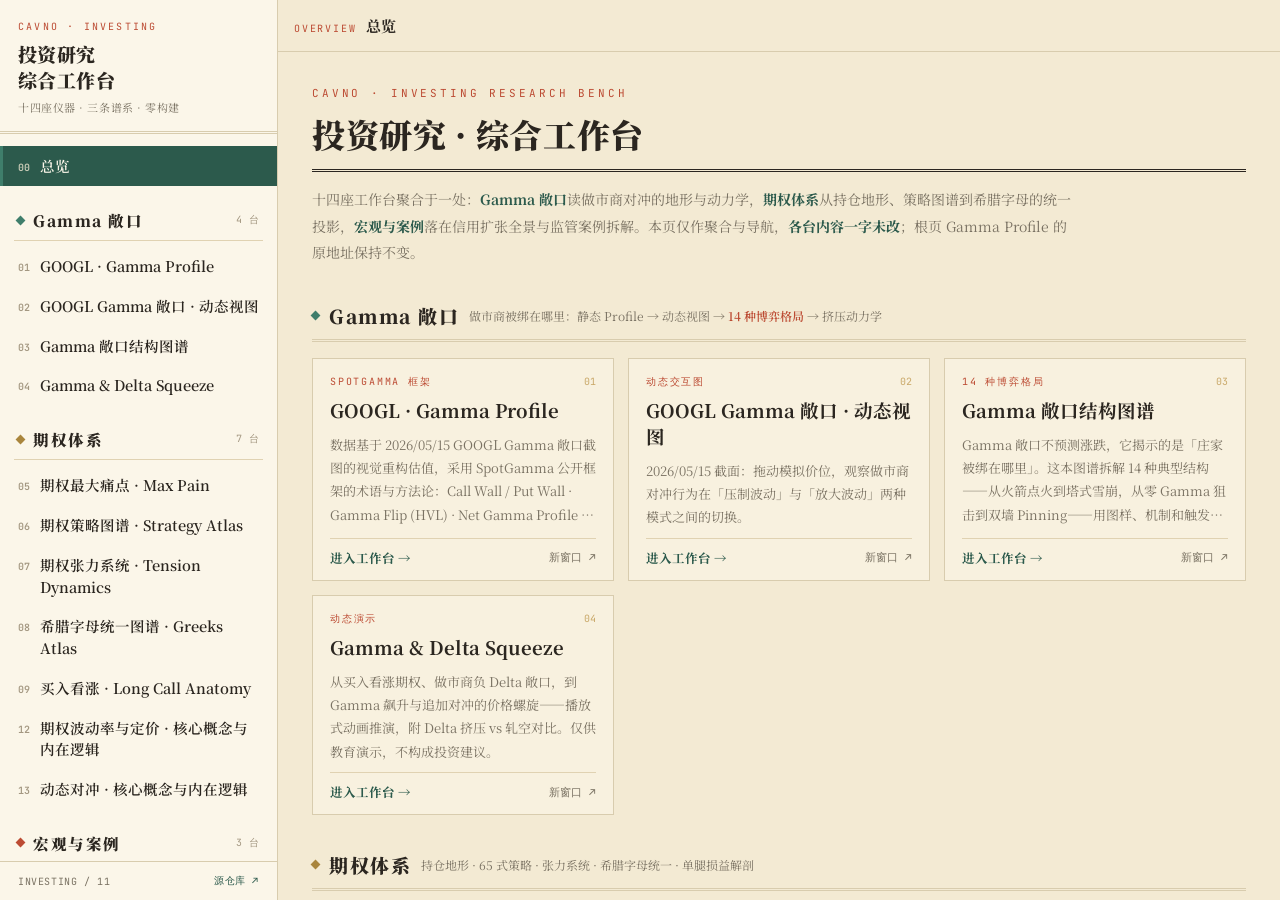
<file: index.html>
<!DOCTYPE html>
<html lang="zh-CN">
<head>
<meta charset="UTF-8">
<meta name="viewport" content="width=device-width, initial-scale=1.0">
<title>投资研究 · 综合工作台 · CAVNO</title>
<link rel="preconnect" href="https://fonts.googleapis.com">
<link rel="preconnect" href="https://fonts.gstatic.com" crossorigin>
<link href="https://fonts.googleapis.com/css2?family=Noto+Serif+SC:wght@400;600;700;900&family=JetBrains+Mono:wght@400;600&display=swap" rel="stylesheet">
<style>
:root{
  --parchment:#F3EAD3; --paper:#FBF6E9; --card:#F8F1DF;
  --teal:#3F7E6B; --teal-dk:#2C5A4C; --teal-wash:#E4EFEA;
  --terra:#BC4B33; --ink:#2B2620; --muted:#7A7263;
  --line:#D8CCAE; --line-soft:#E0D2B2; --gold:#C9A869; --faint:#A39781;
  --rack-w:278px; --bar-h:52px;
  --serif:"Noto Serif SC","Songti SC",serif;
  --mono:"JetBrains Mono","SFMono-Regular",Consolas,monospace;
}
*{margin:0;padding:0;box-sizing:border-box}
html,body{height:100%}
body{
  font-family:var(--serif); color:var(--ink); background:var(--parchment);
  display:flex; overflow:hidden;
}
a{color:inherit}
:focus-visible{outline:2px solid var(--teal); outline-offset:2px; border-radius:2px}

/* ───────── 仪器架（侧栏） ───────── */
#rack{
  width:var(--rack-w); flex:0 0 var(--rack-w); height:100%;
  background:var(--paper); border-right:1px solid var(--line);
  display:flex; flex-direction:column; z-index:40;
}
.brand{padding:20px 18px 16px; border-bottom:3px double var(--line)}
.brand .eyebrow{
  font-family:var(--mono); font-size:10px; letter-spacing:.22em;
  color:var(--terra); margin-bottom:8px;
}
.brand h1{font-size:19px; font-weight:900; line-height:1.35; letter-spacing:.02em}
.brand .tagline{
  margin-top:7px; font-size:11px; color:var(--muted); letter-spacing:.05em;
}
#racknav{
  flex:1; overflow-y:auto; padding:6px 0 14px;
  scrollbar-width:thin; scrollbar-color:var(--line) transparent;
}
#racknav::-webkit-scrollbar{width:8px}
#racknav::-webkit-scrollbar-thumb{background:var(--line); border-radius:4px; border:2px solid var(--paper)}
#racknav::-webkit-scrollbar-track{background:transparent}
.g-block{margin-top:14px}
#racknav .g-head{
  display:flex; align-items:center; gap:9px;
  margin:0 14px 5px; padding:10px 3px;
  border-bottom:1px solid var(--line-soft);
}
.g-mark{
  width:7px; height:7px; flex:0 0 auto;
  background:var(--ga,var(--teal)); transform:rotate(45deg);
}
#racknav .g-name{
  font-size:15.5px; font-weight:900; letter-spacing:.1em;
  color:var(--ink); line-height:1.3;
}
#racknav .g-count{
  margin-left:auto; font-family:var(--mono);
  font-size:10px; letter-spacing:.08em; color:var(--faint);
}
.navitem{
  display:flex; align-items:baseline; gap:10px; width:100%;
  padding:9px 18px 9px 15px; border:0; border-left:3px solid transparent;
  background:none; text-align:left; cursor:pointer; text-decoration:none;
  font-family:var(--serif); font-size:14.5px; font-weight:600; color:var(--ink);
  line-height:1.5; transition:background .15s,border-color .15s,color .15s;
}
.navitem .idx{font-family:var(--mono); font-size:10px; color:var(--faint); flex:0 0 auto; transform:translateY(-1px)}
.navitem.home{margin:6px 0 2px}
.navitem:hover{background:var(--gw,var(--teal-wash)); border-left-color:var(--ga,var(--teal))}
.navitem[aria-current="page"]{
  background:var(--gd,var(--teal-dk)); border-left-color:var(--ga,var(--teal)); color:var(--paper);
}
.navitem[aria-current="page"] .idx{color:var(--parchment); opacity:.8}
.rackfoot{
  padding:12px 18px; border-top:1px solid var(--line);
  font-family:var(--mono); font-size:10px; letter-spacing:.06em; color:var(--muted);
  display:flex; justify-content:space-between; align-items:center;
}
.rackfoot a{text-decoration:none; color:var(--teal-dk)}
.rackfoot a:hover{color:var(--terra)}

/* ───────── 舞台 ───────── */
#stage{flex:1; height:100%; display:flex; flex-direction:column; min-width:0}
#topbar{
  height:var(--bar-h); flex:0 0 var(--bar-h);
  display:flex; align-items:center; gap:12px; padding:0 16px;
  background:var(--parchment); border-bottom:1px solid var(--line);
}
#menuBtn{display:none}
.crumb{min-width:0; flex:1; display:flex; align-items:baseline; gap:10px; overflow:hidden}
.crumb .fn{
  font-family:var(--mono); font-size:10px; letter-spacing:.18em;
  color:var(--terra); white-space:nowrap;
}
.crumb .cur{
  font-size:15px; font-weight:700; white-space:nowrap;
  overflow:hidden; text-overflow:ellipsis;
}
.tbtn{
  font-family:var(--serif); font-size:12.5px; font-weight:600;
  color:var(--teal-dk); background:var(--paper);
  border:1px solid var(--line); padding:6px 11px; cursor:pointer;
  white-space:nowrap; text-decoration:none; line-height:1; border-radius:2px;
  transition:border-color .15s,color .15s,background .15s;
}
.tbtn:hover{border-color:var(--teal); color:var(--paper); background:var(--teal)}
.tbtn.sq{padding:6px 9px; font-family:var(--mono); font-size:12px}
.toolonly{display:none}
body.in-tool .toolonly{display:inline-block}

#main{flex:1; position:relative; min-height:0; background:var(--parchment)}

/* ───────── 总览 ───────── */
#overview{position:absolute; inset:0; overflow-y:auto; padding:34px 34px 60px}
.hero{max-width:1060px; margin:0 auto 8px}
.hero .eyebrow{
  font-family:var(--mono); font-size:11px; letter-spacing:.26em; color:var(--terra);
}
.hero h2{font-size:33px; font-weight:900; margin:10px 0 12px; letter-spacing:.02em}
.hero .rule{height:3px; border-top:1px solid var(--ink); border-bottom:1px solid var(--ink); margin:0 0 14px}
.hero p{font-size:14px; line-height:1.9; color:var(--muted); max-width:760px}
.hero p b{color:var(--teal-dk); font-weight:700}

.group{max-width:1060px; margin:36px auto 0}
.group .g-head{display:flex; align-items:center; gap:10px; flex-wrap:wrap; padding-bottom:10px; border-bottom:3px double var(--line)}
.group h3{font-size:19px; font-weight:900; letter-spacing:.08em}
.group .note{font-size:12px; color:var(--muted)}
.group .note em{font-style:normal; color:var(--terra); font-weight:600}
.cards{
  display:grid; grid-template-columns:repeat(auto-fill,minmax(302px,1fr));
  gap:14px; padding-top:16px;
}
.card{
  position:relative; background:var(--card); border:1px solid var(--line);
  padding:16px 17px 13px; display:flex; flex-direction:column; gap:9px;
  transition:border-color .15s, box-shadow .15s, transform .15s;
}
.card:hover{border-color:var(--ga,var(--teal)); box-shadow:0 3px 0 rgba(43,38,32,.10); transform:translateY(-1px)}
.card .meta{display:flex; justify-content:space-between; align-items:baseline; gap:8px}
.card .fn{font-family:var(--mono); font-size:10px; letter-spacing:.18em; color:var(--terra)}
.card .idx{font-family:var(--mono); font-size:10px; color:var(--gold)}
.card h4{font-size:18.5px; font-weight:700; line-height:1.4}
.card h4 a{text-decoration:none}
.card h4 a::after{content:""; position:absolute; inset:0}  /* stretched link */
.card .sub{
  font-size:13px; line-height:1.8; color:var(--muted);
  display:-webkit-box; -webkit-line-clamp:4; -webkit-box-orient:vertical; overflow:hidden;
}
.card .foot{
  margin-top:auto; padding-top:10px; border-top:1px solid var(--line-soft);
  display:flex; justify-content:space-between; align-items:center; font-size:12.5px;
}
.card .go{color:var(--gd,var(--teal-dk)); font-weight:700}
.card:hover .go{color:var(--ga,var(--teal))}
.card .ext{
  position:relative; z-index:2; text-decoration:none;
  font-family:var(--mono); font-size:11px; color:var(--muted);
}
.card .ext:hover{color:var(--terra)}
.dl-items{display:flex; flex-wrap:wrap; gap:10px; padding-top:14px}
.dl-items a{
  font-family:var(--mono); font-size:11.5px; letter-spacing:.02em;
  color:var(--gd,var(--teal-dk)); text-decoration:none;
  border:1px solid var(--line); background:var(--card);
  padding:7px 12px; border-radius:2px;
  transition:border-color .15s,color .15s;
}
.dl-items a:hover{border-color:var(--ga); color:var(--ga)}
.card .attach{
  position:relative; z-index:2; display:flex; gap:12px;
  font-family:var(--mono); font-size:10.5px; padding-top:2px;
}
.attach a{color:var(--teal-dk); text-decoration:none; border-bottom:1px dotted var(--line)}
.attach a:hover{color:var(--terra); border-bottom-color:var(--terra)}
.ovfoot{
  max-width:1060px; margin:44px auto 0; padding-top:12px; border-top:1px solid var(--line);
  font-family:var(--mono); font-size:10.5px; letter-spacing:.08em; color:var(--muted);
  display:flex; justify-content:space-between; flex-wrap:wrap; gap:8px;
}

/* ───────── 工具帧 ───────── */
.frame{position:absolute; inset:0; background:var(--parchment)}
.frame iframe{width:100%; height:100%; border:0; display:block; background:var(--parchment)}
.veil{
  position:absolute; inset:0; display:flex; flex-direction:column;
  align-items:center; justify-content:center; gap:14px;
  background:var(--parchment); z-index:2;
}
.veil .vt{font-family:var(--mono); font-size:10px; letter-spacing:.3em; color:var(--terra)}
.veil .vn{font-size:18px; font-weight:700}
.veil .bar{width:150px; height:2px; background:var(--line); overflow:hidden}
.veil .bar i{display:block; width:40%; height:100%; background:var(--teal); animation:sweep 1.1s infinite ease-in-out}
@keyframes sweep{0%{transform:translateX(-110%)}100%{transform:translateX(390%)}}
[hidden]{display:none !important}

/* ───────── 响应式 ───────── */
#backdrop{display:none}
@media (max-width:880px){
  #rack{
    position:fixed; left:0; top:0; bottom:0; transform:translateX(-100%);
    transition:transform .22s ease; box-shadow:4px 0 18px rgba(43,38,32,.18);
  }
  body.rack-open #rack{transform:translateX(0)}
  #backdrop{
    display:block; position:fixed; inset:0; background:rgba(43,38,32,.35);
    opacity:0; pointer-events:none; transition:opacity .2s; z-index:30;
  }
  body.rack-open #backdrop{opacity:1; pointer-events:auto}
  #menuBtn{display:inline-block}
  #overview{padding:22px 16px 50px}
  .hero h2{font-size:25px}
  .crumb .fn{display:none}
}
@media (max-width:560px){
  #topbar{gap:8px; padding:0 10px}
  #homeBtn,.btxt{display:none}
}
@media (prefers-reduced-motion:reduce){
  *,*::before,*::after{animation:none !important; transition:none !important}
}
</style>
</head>
<body>

<aside id="rack" aria-label="工具导航">
  <div class="brand">
    <div class="eyebrow">CAVNO · INVESTING</div>
    <h1>投资研究<br>综合工作台</h1>
    <div class="tagline">十四座仪器 · 三条谱系 · 零构建</div>
  </div>
  <nav id="racknav"></nav>
  <div class="rackfoot">
    <span>INVESTING / 11</span>
    <a href="https://github.com/cavno/Investing" target="_blank" rel="noopener">源仓库 ↗</a>
  </div>
</aside>
<div id="backdrop"></div>

<div id="stage">
  <header id="topbar">
    <button id="menuBtn" class="tbtn sq" aria-label="打开导航">☰</button>
    <div class="crumb">
      <span class="fn" id="crumbFn">OVERVIEW</span>
      <span class="cur" id="crumbCur">总览</span>
    </div>
    <button id="prevBtn" class="tbtn sq toolonly" title="上一台">‹</button>
    <button id="nextBtn" class="tbtn sq toolonly" title="下一台">›</button>
    <a id="homeBtn" class="tbtn toolonly" href="#/">总览</a>
    <a id="extBtn" class="tbtn toolonly" href="#" target="_blank" rel="noopener"><span class="btxt">新窗口打开 </span>↗</a>
  </header>

  <main id="main">
    <section id="overview" aria-label="总览">
      <div class="hero">
        <div class="eyebrow">CAVNO · INVESTING RESEARCH BENCH</div>
        <h2>投资研究 · 综合工作台</h2>
        <div class="rule"></div>
        <p>十四座工作台聚合于一处：<b>Gamma 敞口</b>读做市商对冲的地形与动力学，<b>期权体系</b>从持仓地形、策略图谱到希腊字母的统一投影，<b>宏观与案例</b>落在信用扩张全景与监管案例拆解。本页仅作聚合与导航，<b>各台内容一字未改</b>；根页 Gamma Profile 的原地址保持不变。</p>
      </div>
      <div id="groups"></div>
      <section class="group dl" style="--ga:#7C8A4D;--gd:#5E6B39;--gw:#ECEEDF">
        <div class="g-head"><span class="g-mark"></span><h3>资料下载</h3><span class="note">会计口径 · 与仓库 README 同源直链</span></div>
        <div class="dl-items">
          <a href="https://github.com/cavno/Investing/raw/main/%E4%BC%9A%E8%AE%A1/DG400.zip">DG400.zip ↓</a>
          <a href="https://github.com/cavno/Investing/raw/main/%E4%BC%9A%E8%AE%A1/DG400a.zip">DG400a.zip ↓</a>
          <a href="https://github.com/cavno/Investing/raw/main/%E4%BC%9A%E8%AE%A1/GAAP%20Taxonomy%202024.zip">GAAP Taxonomy 2024.zip ↓</a>
          <a href="https://github.com/cavno/Investing/raw/main/%E4%BC%9A%E8%AE%A1/US-GAAP-2019.zip">US-GAAP-2019.zip ↓</a>
        </div>
      </section>
      <div class="ovfoot">
        <span>SINGLE-FILE · ZERO-BUILD · PARCHMENT / TEAL / TERRA</span>
        <span>cavno.github.io/Investing/hub.html</span>
      </div>
    </section>
  </main>
</div>

<noscript><div style="padding:24px;font-family:serif">
  本页导航需要 JavaScript。可直接访问各工作台：
  <a href="./index.html">GOOGL · Gamma Profile</a> ·
  <a href="./动态Gamma敞口图/index.html">GOOGL Gamma 敞口 · 动态视图</a> ·
  <a href="./gamma-atlas/index.html">Gamma 敞口结构图谱</a> ·
  <a href="./options/index.html">Gamma &amp; Delta Squeeze 动态演示</a> ·
  <a href="./MaxPain/index.html">期权最大痛点 · Max Pain</a> ·
  <a href="./options-atlas/index.html">期权策略图谱</a> ·
  <a href="./options_tension/index.html">期权张力系统</a> ·
  <a href="./option_greek/index.html">希腊字母统一图谱</a> ·
  <a href="./longcall/index.html">买入看涨 · 损益解剖</a> ·
  <a href="./CreditExpansion/index.html">信用扩张场景全景图</a> ·
  <a href="./jane-street-viz/index.html">Jane Street 策略拆解</a>
</div></noscript>

<script>
/* ════════ 数据（卡片文案取自各页面自身的标题与副标题，原文照录或按其自有字句拼合） ════════ */
const TOOLS = [
 {slug:"gamma-profile", src:"./gamma-profile/index.html", fn:"SPOTGAMMA 框架", name:"GOOGL · Gamma Profile",
  sub:"数据基于 2026/05/15 GOOGL Gamma 敞口截图的视觉重构估值，采用 SpotGamma 公开框架的术语与方法论：Call Wall / Put Wall · Gamma Flip (HVL) · Net Gamma Profile by Strike · Vanna / Charm Exposure · Regime。非 SpotGamma 官方产品。"},
 {slug:"dynamic-gex", src:"./动态Gamma敞口图/index.html", fn:"动态交互图", name:"GOOGL Gamma 敞口 · 动态视图",
  sub:"2026/05/15 截面：拖动模拟价位，观察做市商对冲行为在「压制波动」与「放大波动」两种模式之间的切换。"},
 {slug:"gamma-atlas", src:"./gamma-atlas/index.html", fn:"14 种博弈格局", name:"Gamma 敞口结构图谱",
  sub:"Gamma 敞口不预测涨跌，它揭示的是「庄家被绑在哪里」。这本图谱拆解 14 种典型结构——从火箭点火到塔式雪崩，从零 Gamma 狙击到双墙 Pinning——用图样、机制和触发条件三个维度，让你看清每种结构背后的对冲博弈。"},
 {slug:"squeeze-demo", src:"./options/index.html", fn:"动态演示", name:"Gamma & Delta Squeeze",
  sub:"从买入看涨期权、做市商负 Delta 敞口，到 Gamma 飙升与追加对冲的价格螺旋——播放式动画推演，附 Delta 挤压 vs 轧空对比。仅供教育演示，不构成投资建议。"},
 {slug:"maxpain", src:"./MaxPain/index.html", fn:"持仓地形", name:"期权最大痛点 · Max Pain",
  sub:"GOOGL 2025-10-17 真实持仓 · 痛点曲线 · 磁吸实验——把一条实时管道铸成一张静态地形图。"},
 {slug:"options-atlas", src:"./options-atlas/index.html", fn:"65 式策略", name:"期权策略图谱 · Strategy Atlas",
  sub:"Options Strategy Atlas — a reference for 65 structured plays。六十五个结构化策略的参考图谱。"},
 {slug:"options-tension", src:"./options_tension/index.html", fn:"张力系统", name:"期权张力系统 · Tension Dynamics",
  sub:"从二元悖论的视角追踪期权价格因素的相互塑造——确定性的数学框架，与不确定性的本质之间。"},
 {slug:"greeks", src:"./option_greek/index.html", fn:"统一图谱", name:"希腊字母统一图谱 · Greeks Atlas",
  sub:"Delta · Gamma · Theta · Vega · IV Skew——同一枚硬币 φ(d₁) 的五个投影。"},
 {slug:"longcall", src:"./longcall/index.html", fn:"损益解剖", name:"买入看涨 · Long Call Anatomy",
  sub:"从到期折线到时间价值、真实盈亏平衡与概率分布——一张静态图的四层展开。"},
 {slug:"credit-expansion", src:"./CreditExpansion/index.html", fn:"明斯基脆弱度地形", name:"信用扩张场景全景图",
  sub:"家庭 · 民间金融 · 公司 · 银行 · 金融市场 · 国家六个领域，五十二个典型场景。每个场景在抵押品强度 / 杠杆 / 反身性三轴上打分，合成脆弱度坐标，定位它在对冲 → 投机 → 庞氏谱系上的位置。案例集可切换：当代 ↔《金瓶梅》↔《大明王朝 1566》↔ 恒大。"},
 {slug:"jane-street", src:"./jane-street-viz/index.html", fn:"SEBI 调查可视化", name:"Jane Street 策略拆解",
  sub:"Jane Street 操纵 BANKNIFTY / NIFTY 指数：策略拆解。基于 SEBI 临时禁令 WTM/AN/MRD/MRD-SEC-3/31516/2025-26（2025-07-03 印度证券交易委员会发布）。"},
 {slug:"vol-pricing", src:"./期权波动率与定价/index.html", fn:"NATENBERG 第2版", name:"期权波动率与定价 · 核心概念与内在逻辑",
  sub:"以 Natenberg《期权波动率与定价》第2版为底本的十四命题链逻辑重构：从无套利与期望收益、波动率这个唯一的未知数，到希腊字母、动态对冲、价差与合成套利、BSM 与二项式模型，再到波动率倾斜与「波动率成为资产」。"},
 {slug:"dynamic-hedging", src:"./动态对冲/index.html", fn:"TALEB 互动导读", name:"动态对冲 · 核心概念与内在逻辑",
  sub:"依 Taleb《动态对冲：管理普通期权与奇异期权》中译本文字稿整理的互动版：把对冲与风险管理从科学的神坛上降级成一门手艺——一条九环逻辑主线、四十余个互相勾连的概念、二十五条风险管理规则。中心命题：期权复制不是无风险头寸，离散对冲下损益是随机变量。"},
 {slug:"value-investing", src:"./value_investing/index.html", fn:"GRAHAM → BUFFETT 2E", name:"价值投资 · 从格雷厄姆到巴菲特的头号投资法则",
  sub:"《价值投资》第2版（Graham→Buffett & Beyond）的逻辑全图：从定义/前提/证据、三来源估值（资产价值·EPV·增长价值）、护城河与特许经营估值，到四个案例算例、研究策略、风险管理与组合构建、十一位投资者画像。"},
];
const GROUPS = [
 {title:"Gamma 敞口", ga:"#3F7E6B", gd:"#2C5A4C", gw:"#E4EFEA",
  note:'做市商被绑在哪里：静态 Profile → 动态视图 → <em>14 种博弈格局</em> → 挤压动力学', idx:[0,1,2,3]},
 {title:"期权体系", ga:"#A9853C", gd:"#856727", gw:"#F0E6C9",
  note:'持仓地形 · 65 式策略 · 张力系统 · 希腊字母统一 · 单腿损益解剖', idx:[4,5,6,7,8,11,12]},
 {title:"宏观与案例", ga:"#BC4B33", gd:"#9A3A26", gw:"#F3DED5",
  note:'信用扩张的明斯基地形 × Jane Street 的 SEBI 案例拆解', idx:[9,10,13]}
];

/* ════════ 渲染：仪器架 + 总览卡片 ════════ */
const pad = n => String(n+1).padStart(2,"0");
const racknav = document.getElementById("racknav");
const groupsEl = document.getElementById("groups");
const home = document.createElement("a");
home.className = "navitem home"; home.href = "#/"; home.dataset.slug = "";
home.innerHTML = `<span class="idx">00</span><span>总览</span>`;
racknav.appendChild(home);
GROUPS.forEach(g=>{
  const vars = `--ga:${g.ga};--gd:${g.gd};--gw:${g.gw}`;
  const blk = document.createElement("div");
  blk.className = "g-block"; blk.style.cssText = vars;
  blk.innerHTML = `<div class="g-head"><span class="g-mark"></span><span class="g-name">${g.title}</span><span class="g-count">${g.idx.length} 台</span></div>`;
  g.idx.forEach(i=>{
    const t = TOOLS[i];
    const a = document.createElement("a");
    a.className = "navitem"; a.href = "#/"+t.slug; a.dataset.slug = t.slug;
    a.innerHTML = `<span class="idx">${pad(i)}</span><span>${t.name}</span>`;
    blk.appendChild(a);
  });
  racknav.appendChild(blk);

  const sec = document.createElement("section");
  sec.className = "group"; sec.style.cssText = vars;
  sec.innerHTML = `<div class="g-head"><span class="g-mark"></span><h3>${g.title}</h3><span class="note">${g.note}</span></div>`;
  const grid = document.createElement("div");
  grid.className = "cards";
  g.idx.forEach(i=>{
    const t = TOOLS[i];
    const card = document.createElement("article");
    card.className = "card";
    card.innerHTML =
      `<div class="meta"><span class="fn">${t.fn}</span><span class="idx">${pad(i)}</span></div>`+
      `<h4><a href="#/${t.slug}">${t.name}</a></h4>`+
      `<p class="sub">${t.sub}</p>`+
      `<div class="foot"><span class="go">进入工作台 →</span><a class="ext" href="${encodeURI(t.src)}" target="_blank" rel="noopener">新窗口 ↗</a></div>`;
    grid.appendChild(card);
  });
  sec.appendChild(grid);
  groupsEl.appendChild(sec);
});

/* ════════ 路由：#/slug ⇄ 视图；iframe 懒加载并保活 ════════ */
const main = document.getElementById("main");
const overview = document.getElementById("overview");
const crumbFn = document.getElementById("crumbFn");
const crumbCur = document.getElementById("crumbCur");
const extBtn = document.getElementById("extBtn");
const prevBtn = document.getElementById("prevBtn");
const nextBtn = document.getElementById("nextBtn");
const frames = {};
let current = null;   // slug 或 null(总览)

function ensureFrame(t){
  if (frames[t.slug]) return frames[t.slug];
  const wrap = document.createElement("div");
  wrap.className = "frame"; wrap.hidden = true;
  const veil = document.createElement("div");
  veil.className = "veil";
  veil.innerHTML = `<div class="vt">LOADING</div><div class="vn">${t.name}</div><div class="bar"><i></i></div>`;
  const ifr = document.createElement("iframe");
  ifr.src = encodeURI(t.src);
  ifr.title = t.name;
  ifr.addEventListener("load", ()=> veil.remove(), {once:true});
  wrap.appendChild(veil); wrap.appendChild(ifr);
  main.appendChild(wrap);
  frames[t.slug] = wrap;
  return wrap;
}
function setNav(slug){
  document.querySelectorAll(".navitem").forEach(a=>{
    if (a.dataset.slug === (slug||"")) a.setAttribute("aria-current","page");
    else a.removeAttribute("aria-current");
  });
}
function show(slug){
  const t = TOOLS.find(x=>x.slug===slug);
  Object.values(frames).forEach(f=> f.hidden = true);
  if (!t){                                    // 总览
    overview.hidden = false;
    document.body.classList.remove("in-tool");
    crumbFn.textContent = "OVERVIEW";
    crumbCur.textContent = "总览";
    document.title = "投资研究 · 综合工作台 · CAVNO";
    setNav(null); current = null;
    return;
  }
  overview.hidden = true;
  ensureFrame(t).hidden = false;
  document.body.classList.add("in-tool");
  crumbFn.textContent = t.fn;
  crumbCur.textContent = t.name;
  extBtn.href = encodeURI(t.src);
  document.title = t.name + " · 投资综合工作台";
  setNav(slug); current = slug;
  closeRack();
}
function route(){
  const h = decodeURIComponent(location.hash.replace(/^#\/?/, ""));
  show(TOOLS.some(t=>t.slug===h) ? h : null);
}
function step(d){
  const i = TOOLS.findIndex(t=>t.slug===current);
  const n = (i + d + TOOLS.length) % TOOLS.length;
  location.hash = "#/"+TOOLS[n].slug;
}
prevBtn.addEventListener("click", ()=>step(-1));
nextBtn.addEventListener("click", ()=>step(+1));
window.addEventListener("hashchange", route);

/* ════════ 移动端仪器架抽屉 ════════ */
const menuBtn = document.getElementById("menuBtn");
const backdrop = document.getElementById("backdrop");
function closeRack(){ document.body.classList.remove("rack-open"); }
menuBtn.addEventListener("click", ()=> document.body.classList.toggle("rack-open"));
backdrop.addEventListener("click", closeRack);
window.addEventListener("keydown", e=>{ if (e.key==="Escape") closeRack(); });

route();
</script>
</body>
</html>
</file>
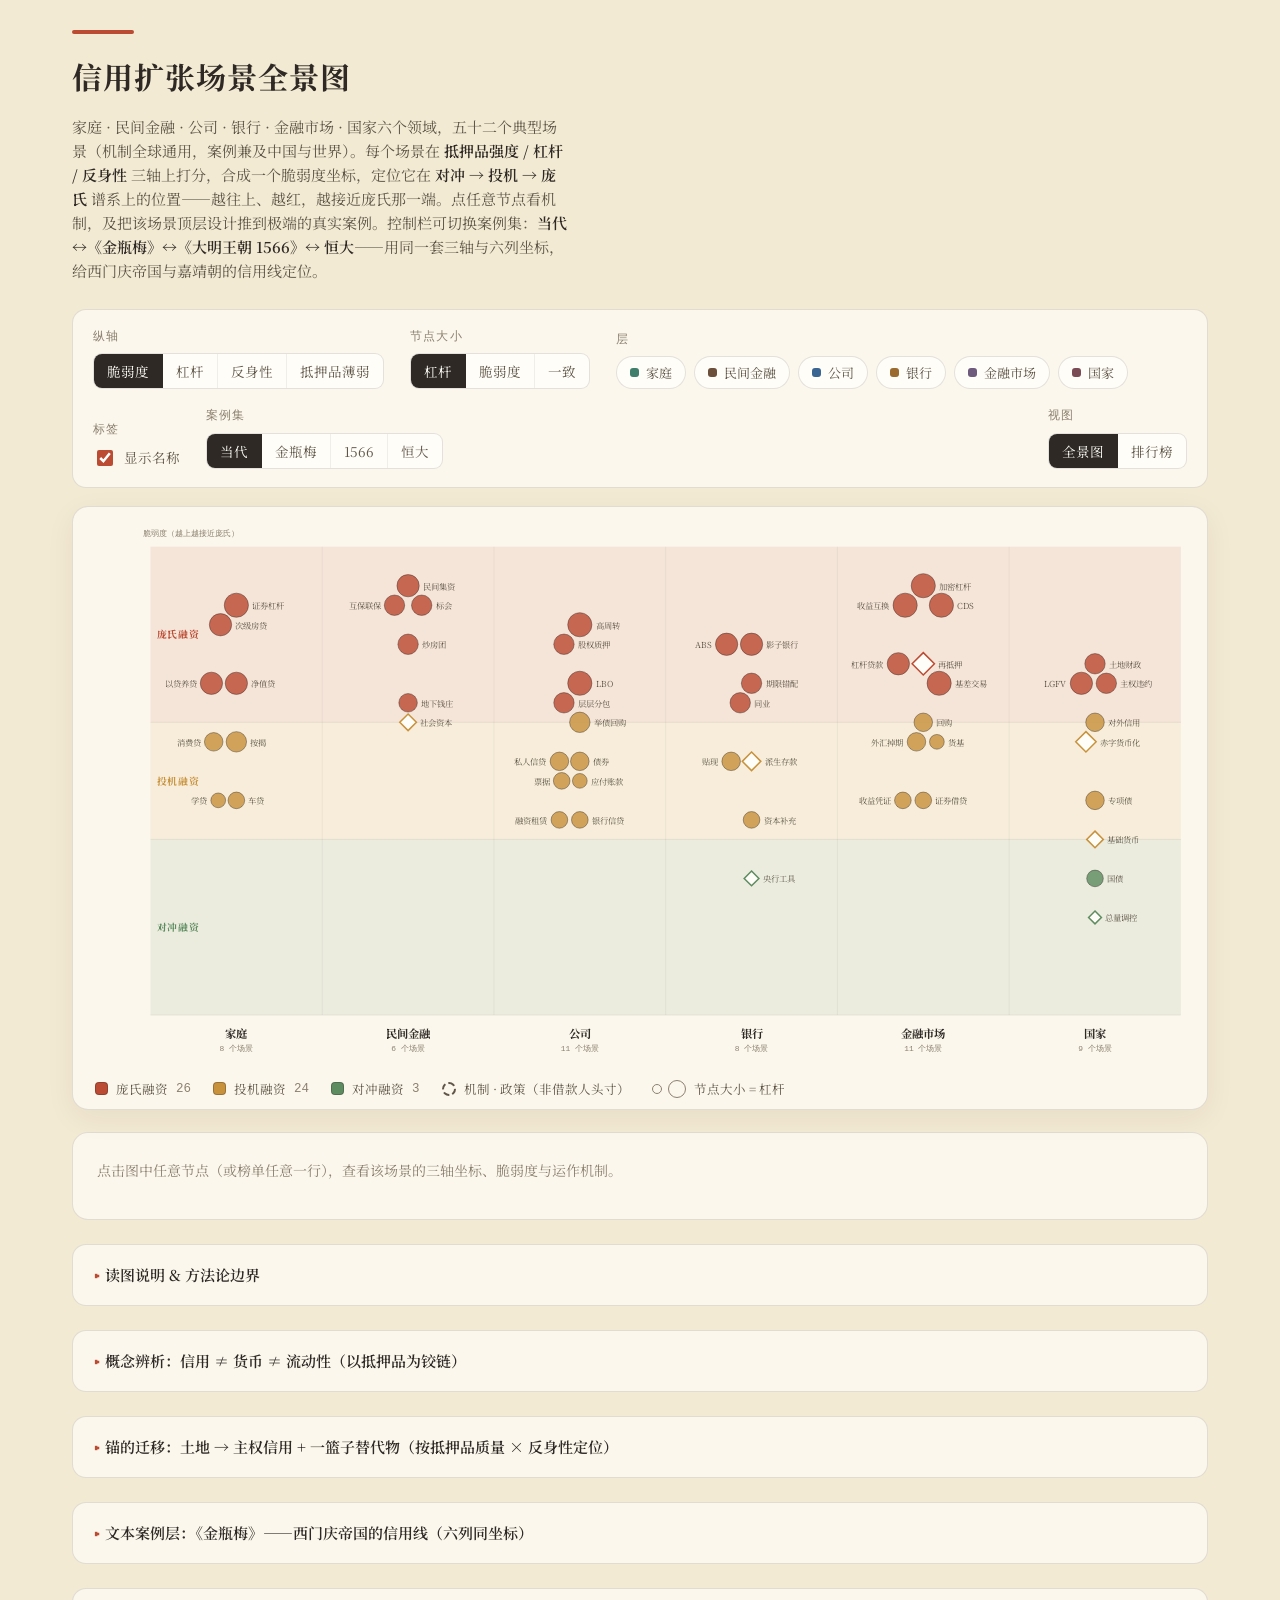
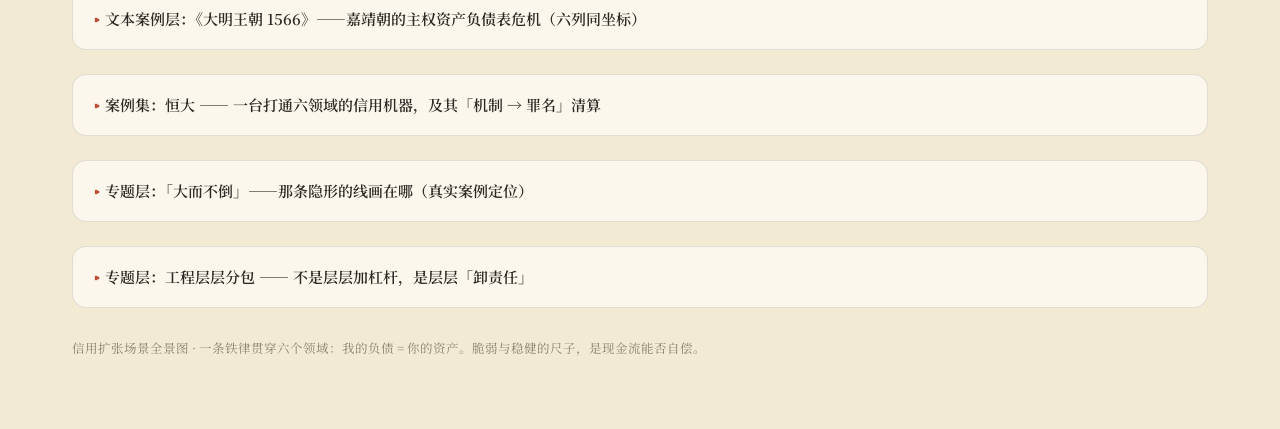
<file: CreditExpansion/index.html>
<!DOCTYPE html>
<html lang="zh-CN">
<head>
<meta charset="utf-8">
<meta name="viewport" content="width=device-width, initial-scale=1">
<title>信用扩张场景全景图 · 明斯基脆弱度地形</title>
<meta name="description" content="家庭·公司·银行·国家四层的三十个信用扩张场景，按抵押品／杠杆／反身性打分，定位其在对冲—投机—庞氏谱系上的坐标。">
<link rel="preconnect" href="https://fonts.googleapis.com">
<link rel="preconnect" href="https://fonts.gstatic.com" crossorigin>
<link href="https://fonts.googleapis.com/css2?family=Noto+Serif+SC:wght@400;500;600;700&display=swap" rel="stylesheet">
<style>
:root{
  --paper:#F3EAD3; --paper2:#ECE0C3; --card:#FBF7EC; --card2:#FFFDF8;
  --ink:#2E2925; --ink2:#5F5648; --soft:#8C8170; --line:rgba(46,41,37,.13); --line2:rgba(46,41,37,.07);
  --teal:#3F7E6B; --coral:#BC4B33; --amber:#B07D2B; --blue:#3A6491;
  --hedge:#5E8C61; --spec:#C8923D; --ponzi:#BC4B33;
  --hedge-t:rgba(94,140,97,.13); --spec-t:rgba(200,146,61,.13); --ponzi-t:rgba(188,75,51,.12);
  --mono:ui-monospace,"SF Mono",SFMono-Regular,Menlo,Consolas,monospace;
}
*{box-sizing:border-box}
html,body{margin:0}
body{
  background:var(--paper); color:var(--ink);
  font-family:"Noto Serif SC","Songti SC",serif; line-height:1.6;
  -webkit-font-smoothing:antialiased;
}
.wrap{max-width:1180px;margin:0 auto;padding:30px 22px 70px}

/* masthead */
.rule{width:62px;height:4px;background:var(--coral);border-radius:2px}
h1{font-size:30px;font-weight:700;letter-spacing:1px;margin:18px 0 6px}
.dek{font-size:15px;color:var(--ink2);max-width:62ch}
.dek b{color:var(--ink);font-weight:600}

/* controls */
.controls{display:flex;flex-wrap:wrap;gap:18px 26px;align-items:flex-end;
  margin:26px 0 18px;padding:18px 20px;background:var(--card);
  border:1px solid var(--line);border-radius:14px}
.ctl{display:flex;flex-direction:column;gap:7px}
.ctl .lab{font-size:11.5px;letter-spacing:1.2px;color:var(--soft);text-transform:uppercase;font-family:var(--mono)}
.seg{display:flex;border:1px solid var(--line);border-radius:9px;overflow:hidden;background:var(--card2)}
.seg button{appearance:none;border:0;background:transparent;cursor:pointer;
  font-family:inherit;font-size:13.5px;color:var(--ink2);padding:7px 13px;border-right:1px solid var(--line2)}
.seg button:last-child{border-right:0}
.seg button.on{background:var(--ink);color:var(--card2)}
.layers{display:flex;gap:8px;flex-wrap:wrap}
.chip{appearance:none;border:1px solid var(--line);background:var(--card2);cursor:pointer;
  font-family:inherit;font-size:13px;color:var(--ink2);padding:6px 13px;border-radius:999px;display:flex;align-items:center;gap:7px}
.chip .d{width:9px;height:9px;border-radius:3px}
.chip.off{opacity:.4}
.toggle{display:flex;align-items:center;gap:8px;font-size:13.5px;color:var(--ink2);cursor:pointer;user-select:none}
.toggle input{accent-color:var(--coral);width:16px;height:16px}

/* view switch */
.viewswitch{margin-left:auto}

/* plot */
.stage{background:var(--card);border:1px solid var(--line);border-radius:16px;
  box-shadow:0 8px 30px rgba(46,41,37,.06);padding:14px 8px 6px;position:relative}
.plot-scroll{overflow-x:auto}
svg.plot{display:block;width:100%;min-width:1040px;height:auto}
.axis-t{font-family:var(--mono);font-size:11px;fill:var(--soft)}
.band-l{font-weight:700;letter-spacing:1px}
.col-l{font-size:15px;font-weight:700;fill:var(--ink)}
.col-sub{font-family:var(--mono);font-size:10.5px;fill:var(--soft)}
.node{cursor:pointer;transition:opacity .15s}
.node circle{stroke:#2E2925;stroke-opacity:.55;stroke-width:1}
.node text{font-size:11px;fill:var(--ink2);dominant-baseline:central}
.node.sel circle{stroke:var(--ink);stroke-width:2.4;stroke-opacity:1}
.node.dim{opacity:.18}
.gridline{stroke:var(--line2);stroke-width:1}

/* legend */
.legend{display:flex;flex-wrap:wrap;gap:14px 22px;align-items:center;
  font-size:12.5px;color:var(--ink2);padding:14px 14px 4px}
.legend .it{display:flex;align-items:center;gap:8px}
.legend .sw{width:13px;height:13px;border-radius:4px;border:1px solid rgba(46,41,37,.3)}
.legend .ring{width:14px;height:14px;border-radius:50%;border:2px dashed var(--ink2)}
.legend .count{font-family:var(--mono);color:var(--soft)}
.size-key{display:flex;align-items:center;gap:6px}
.size-key .c{border:1px solid var(--soft);border-radius:50%}

/* detail */
.detail{margin-top:22px;background:var(--card);border:1px solid var(--line);border-radius:16px;padding:0;overflow:hidden;min-height:88px}
.detail .empty{padding:26px 24px;color:var(--soft);font-size:14px}
.dt-head{display:flex;align-items:baseline;gap:12px;flex-wrap:wrap;padding:20px 24px 14px;border-bottom:1px solid var(--line2)}
.dt-name{font-size:21px;font-weight:700}
.lchip{font-size:12px;font-family:var(--mono);padding:3px 10px;border-radius:999px;color:#fff}
.kind{font-size:12px;color:var(--soft);font-family:var(--mono);margin-left:auto}
.dt-body{display:grid;grid-template-columns:300px 1fr;gap:24px;padding:20px 24px 24px}
@media(max-width:680px){.dt-body{grid-template-columns:1fr}}
.scores .srow{display:flex;align-items:center;gap:12px;margin:0 0 13px}
.scores .sl{width:78px;font-size:13px;color:var(--ink2)}
.bar{flex:1;height:9px;background:var(--paper2);border-radius:6px;overflow:hidden}
.bar i{display:block;height:100%;border-radius:6px}
.sv{font-family:var(--mono);font-size:13px;width:30px;text-align:right;color:var(--ink)}
.frag-box{margin-top:6px;padding-top:14px;border-top:1px dashed var(--line)}
.frag-row{display:flex;align-items:baseline;gap:10px}
.frag-num{font-family:var(--mono);font-size:30px;font-weight:700}
.frag-band{font-size:13px;font-weight:700;padding:3px 11px;border-radius:999px;color:#fff}
.frag-cap{font-family:var(--mono);font-size:11px;color:var(--soft);margin-top:6px}
.note{font-size:15px;line-height:1.85;color:var(--ink)}
.note .axes{font-family:var(--mono);font-size:12px;color:var(--soft);margin-top:14px}
.note .case{margin-top:14px;padding:12px 14px;background:var(--paper2);border-left:3px solid var(--blue);border-radius:0 8px 8px 0;font-size:14px;line-height:1.8;color:var(--ink)}
.note .case .ck{display:inline-block;font-family:var(--mono);font-size:10.5px;letter-spacing:1px;color:var(--blue);margin-right:8px;vertical-align:1px}

/* table */
.tblwrap{margin-top:0}
table{width:100%;border-collapse:collapse;font-size:14px}
th,td{text-align:left;padding:10px 12px;border-bottom:1px solid var(--line2)}
th{font-family:var(--mono);font-size:11px;letter-spacing:.6px;color:var(--soft);text-transform:uppercase;cursor:pointer;white-space:nowrap}
th .ar{opacity:.5}
td.num,th.num{text-align:right;font-family:var(--mono)}
tr.row{cursor:pointer}
tr.row:hover{background:var(--card2)}
.rank{font-family:var(--mono);color:var(--soft);width:34px}
.bandtag{display:inline-block;width:10px;height:10px;border-radius:3px;margin-right:7px;vertical-align:middle}
.lname{color:var(--ink2);font-size:12.5px}

.hidden{display:none}

/* methodology */
details.method{margin-top:24px;background:var(--card);border:1px solid var(--line);border-radius:14px;padding:4px 20px}
details.method summary{cursor:pointer;font-weight:600;padding:14px 0;font-size:15px;list-style:none}
details.method summary::-webkit-details-marker{display:none}
details.method summary::before{content:"▸ ";color:var(--coral)}
details.method[open] summary::before{content:"▾ "}
.method .mbody{font-size:14px;line-height:1.85;color:var(--ink2);padding:0 0 18px}
.method code{font-family:var(--mono);background:var(--paper2);padding:1px 6px;border-radius:5px;font-size:13px;color:var(--ink)}
.foot{margin-top:30px;font-size:12.5px;color:var(--soft);line-height:1.7}
.hinge-lead{font-size:14px;color:#5F5648;margin:22px 0 12px;line-height:1.75}
.hinge-row{background:#FFFDF8;border:1px solid rgba(46,41,37,.1);border-left:4px solid #8C8170;border-radius:0 10px 10px 0;padding:11px 14px;margin-bottom:10px}
.hinge-dom{font-weight:700;font-size:14.5px;margin-bottom:8px}
.hinge-flow{display:flex;flex-wrap:wrap;align-items:center;gap:7px;font-size:13px;line-height:1.55;margin-bottom:9px}
.hf-credit,.hf-liq{background:#EFE6D1;color:#4a4234;padding:4px 10px;border-radius:7px}
.hf-coll{color:#FBF7EC;padding:4px 11px;border-radius:7px;font-weight:600}
.hf-arrow{color:#8C8170;font-weight:700;font-size:14px}
.hinge-fail{font-size:12.5px;color:#6f6555;line-height:1.65}
.hinge-fail b{color:#9e3a25;font-weight:600}
.hinge-close{font-size:13.5px;color:#2E2925;line-height:1.85;margin-top:14px;padding:13px 15px;background:#F3EAD3;border-radius:10px}
</style>
</head>
<body>
<div class="wrap">
  <div class="rule"></div>
  <h1>信用扩张场景全景图</h1>
  <p class="dek">家庭 · 民间金融 · 公司 · 银行 · 金融市场 · 国家六个领域，五十二个典型场景（机制全球通用，案例兼及中国与世界）。每个场景在 <b>抵押品强度 / 杠杆 / 反身性</b> 三轴上打分，合成一个脆弱度坐标，定位它在 <b>对冲 → 投机 → 庞氏</b> 谱系上的位置——越往上、越红，越接近庞氏那一端。点任意节点看机制，及把该场景顶层设计推到极端的真实案例。控制栏可切换案例集：<b>当代 ↔《金瓶梅》↔《大明王朝 1566》↔ 恒大</b>——用同一套三轴与六列坐标，给西门庆帝国与嘉靖朝的信用线定位。</p>

  <div class="controls">
    <div class="ctl">
      <span class="lab">纵轴</span>
      <div class="seg" id="ydim">
        <button data-v="frag" class="on">脆弱度</button>
        <button data-v="lv">杠杆</button>
        <button data-v="rf">反身性</button>
        <button data-v="ci">抵押品薄弱</button>
      </div>
    </div>
    <div class="ctl">
      <span class="lab">节点大小</span>
      <div class="seg" id="sdim">
        <button data-v="lv" class="on">杠杆</button>
        <button data-v="frag">脆弱度</button>
        <button data-v="fix">一致</button>
      </div>
    </div>
    <div class="ctl">
      <span class="lab">层</span>
      <div class="layers" id="layers"></div>
    </div>
    <div class="ctl">
      <span class="lab">标签</span>
      <label class="toggle"><input type="checkbox" id="lblToggle" checked> 显示名称</label>
    </div>
    <div class="ctl">
      <span class="lab">案例集</span>
      <div class="seg" id="dataset">
        <button data-v="xd" class="on">当代</button>
        <button data-v="jpm">金瓶梅</button>
        <button data-v="mj">1566</button>
        <button data-v="hd">恒大</button>
      </div>
    </div>
    <div class="ctl viewswitch">
      <span class="lab">视图</span>
      <div class="seg" id="view">
        <button data-v="plot" class="on">全景图</button>
        <button data-v="table">排行榜</button>
      </div>
    </div>
  </div>

  <div class="stage" id="plotView">
    <div class="plot-scroll">
      <svg class="plot" id="svg" viewBox="0 0 1480 720" preserveAspectRatio="xMidYMid meet" role="img" aria-label="信用扩张场景脆弱度散点图"></svg>
    </div>
    <div class="legend" id="legend"></div>
  </div>

  <div class="stage tblwrap hidden" id="tableView" style="padding:8px 14px 14px">
    <table id="tbl"><thead></thead><tbody></tbody></table>
  </div>

  <div class="detail" id="detail">
    <div class="empty">点击图中任意节点（或榜单任意一行），查看该场景的三轴坐标、脆弱度与运作机制。</div>
  </div>

  <details class="method">
    <summary>读图说明 &amp; 方法论边界</summary>
    <div class="mbody">
      <p><b>视角：全球，含民间金融。</b>三轴机制大体普适，但部分场景带中国烙印（高周转预售、影子银行的理财—通道—非标、LGFV、土地财政、专项债、转融通、社融 / M2 调控），另一些主要在境外（次级房贷、举债回购、私人信贷、CLO、货基挤兑、加密与稳定币、国债基差交易、主权违约）。「民间金融」一列收录以血缘、地缘、同乡信任替代抵押与征信的信用扩张（互保联保、标会 / 抬会、地下钱庄、民间集资、炒房团），温州帮、潮汕帮即属此列。每个节点都附一则「真实案例」，且刻意选取把该场景顶层设计推到极端一元的样本（如证券杠杆取 1929、LBO 取 RJR、TRS 取 Archegos、稳定币取 Terra、主权违约取希腊），并点明其被推向极致的结构设计——中国场景配中国案例，普适场景配最著名的全球案例。</p>
      <p><b>三根轴（均为 1–5 的序数判断，非精确测量）：</b>抵押品强度——抵押物是否优质、稳定、可变现，越高越安全；杠杆——自有权益相对于资产的薄厚，越高越险；反身性——抵押品价格与借贷能力之间的正反馈强度，越高越险。</p>
      <p><b>脆弱度坐标</b>取三轴合成：<code>脆弱度 = (杠杆 + 反身性 + (6 − 抵押品强度)) / 3</code>，范围 1–5。据此划带：<code>&gt; 3.5</code> 接近庞氏、<code>2.5–3.5</code> 投机、<code>&lt; 2.5</code> 对冲。</p>
      <p><b>重要边界：</b>这三轴刻画的是<b>结构脆弱度</b>，是明斯基谱系的一个代理，而非其定义。明斯基的真正分野在于<b>经营/收入现金流能否覆盖本息</b>——对冲融资能同时覆盖本息，投机融资只够付息、本金靠续作，庞氏融资连利息都不够、只能靠借新或资产升值续命。因此某些场景（如信用卡循环、以贷养贷）的现金流自偿性比其三轴坐标显示的更接近庞氏；坐标只是入口，不是终判。</p>
      <p><b>关于金融衍生品：</b>「金融市场」一列收录的是市场化／非银金融中真正<b>创造信用</b>的机制——即含融资腿或合成信用的工具：回购、证券借贷、收益互换、CDS 与合成 CDO、外汇掉期、担保品再抵押、券商收益凭证。它们把「我的负债＝你的资产」以合成或表外的方式复制出来，因而反身性与隐蔽杠杆往往最高（Archegos、AIG、2008 回购挤兑都在此列）。反之，<b>纯粹风险转移／价格杠杆型的衍生品并不构成信用扩张</b>，已刻意排除：场内期货与期权、普通利率互换等套保工具、以及雪球与场外期权——它们提供的是杠杆与风险再分配，而非新增的信用关系。把「杠杆」直接等同于「信用扩张」是一种层级混淆，这一列正是为厘清这条边界而设。</p>
      <p><b>空心菱形节点</b>是「机制 · 政策」类（如派生存款、央行工具、总量调控），它们是信用机器的结构或调控阀门，<b>不是借款人的杠杆头寸</b>，其纵轴位置只表示该机制内含的顺周期/扩张属性，不应与借款人脆弱度直接比较。所有打分均为示意性判断，供结构比较与讨论，不构成任何投资或财务建议。</p>
    </div>
  </details>

  <details class="method">
    <summary>概念辨析：信用 ≠ 货币 ≠ 流动性（以抵押品为铰链）</summary>
    <div class="mbody">
      <svg viewBox="0 0 840 600" xmlns="http://www.w3.org/2000/svg" style="display:block;width:100%;height:auto;margin:8px 0 20px" font-family="'Noto Serif SC',serif">
        <defs>
          <marker id="cah" markerWidth="10" markerHeight="10" refX="7.5" refY="3" orient="auto"><path d="M0,0 L7.5,3 L0,6 Z" fill="#2E2925"/></marker>
          <marker id="cahg" markerWidth="10" markerHeight="10" refX="7.5" refY="3" orient="auto"><path d="M0,0 L7.5,3 L0,6 Z" fill="#5E8C61"/></marker>
          <marker id="cahd" markerWidth="10" markerHeight="10" refX="7.5" refY="3" orient="auto"><path d="M0,0 L7.5,3 L0,6 Z" fill="#8C8170"/></marker>
        </defs>
        <rect x="1" y="1" width="838" height="598" rx="14" fill="#FFFDF8" stroke="rgba(46,41,37,.10)"/>
        <text x="28" y="40" font-size="21" font-weight="700" fill="#2E2925">概念辨析：信用 ≠ 货币 ≠ 流动性</text>
        <text x="28" y="64" font-size="13" fill="#8C8170">三者上行同涨、下行同缩，但拐点处会脱钩 —— 抵押品是它们之间的铰链</text>
        <rect x="36" y="120" width="168" height="72" rx="11" fill="rgba(176,125,43,.13)" stroke="#B07D2B"/>
        <text x="120" y="151" text-anchor="middle" font-size="16" font-weight="700" fill="#8a5d18">货币</text>
        <text x="120" y="172" text-anchor="middle" font-size="11" fill="#7C7263">基础货币 / M2 · 量</text>
        <rect x="300" y="120" width="180" height="72" rx="11" fill="rgba(188,75,51,.12)" stroke="#BC4B33"/>
        <text x="390" y="151" text-anchor="middle" font-size="16" font-weight="700" fill="#9e3a25">信用</text>
        <text x="390" y="172" text-anchor="middle" font-size="10.5" fill="#7C7263">债权债务存量 · 我的负债=你的资产</text>
        <circle cx="576" cy="156" r="48" fill="#2E2925"/>
        <text x="576" y="151" text-anchor="middle" font-size="15" font-weight="700" fill="#FBF7EC">抵押品</text>
        <text x="576" y="172" text-anchor="middle" font-size="10.5" fill="#cdbfa6">铰链</text>
        <rect x="686" y="104" width="152" height="58" rx="10" fill="rgba(63,126,107,.14)" stroke="#3F7E6B"/>
        <text x="762" y="128" text-anchor="middle" font-size="14" font-weight="700" fill="#2f5e50">市场流动性</text>
        <text x="762" y="147" text-anchor="middle" font-size="10" fill="#7C7263">卖得掉 · 不砸价</text>
        <rect x="686" y="196" width="152" height="58" rx="10" fill="rgba(58,100,145,.12)" stroke="#3A6491"/>
        <text x="762" y="220" text-anchor="middle" font-size="14" font-weight="700" fill="#2c4d70">融资流动性</text>
        <text x="762" y="239" text-anchor="middle" font-size="10" fill="#7C7263">滚得动短债</text>
        <line x1="204" y1="156" x2="298" y2="156" stroke="#2E2925" stroke-width="2" marker-end="url(#cah)" marker-start="url(#cah)"/>
        <text x="251" y="112" text-anchor="middle" font-size="11" fill="#5F5648">贷款创造存款 · 同涨</text>
        <line x1="480" y1="156" x2="524" y2="156" stroke="#2E2925" stroke-width="2" marker-end="url(#cah)"/>
        <path d="M614,138 C648,128 660,126 684,127" fill="none" stroke="#2E2925" stroke-width="2" marker-end="url(#cah)"/>
        <path d="M614,176 C648,196 660,212 684,224" fill="none" stroke="#2E2925" stroke-width="2" marker-end="url(#cah)"/>
        <text x="576" y="244" text-anchor="middle" font-size="11" fill="#5F5648">抵押品定价 → 能借多少、卖得掉否</text>
        <rect x="36" y="300" width="98" height="30" rx="8" fill="#FBF7EC" stroke="#8C8170" stroke-dasharray="4 3"/>
        <text x="85" y="320" text-anchor="middle" font-size="11.5" fill="#5F5648">央行 QE</text>
        <line x1="85" y1="300" x2="85" y2="194" stroke="#8C8170" stroke-width="1.6" stroke-dasharray="5 4" marker-end="url(#cahd)"/>
        <text x="146" y="308" font-size="11" fill="#5F5648">造货币 · 不造信用</text>
        <text x="146" y="326" font-size="11" fill="#8C8170">准备金困在银行间 → 推绳子</text>
        <rect x="300" y="300" width="104" height="30" rx="8" fill="#FBF7EC" stroke="#8C8170" stroke-dasharray="4 3"/>
        <text x="352" y="320" text-anchor="middle" font-size="11.5" fill="#5F5648">社融 ＞ M2</text>
        <line x1="352" y1="300" x2="352" y2="194" stroke="#8C8170" stroke-width="1.6" stroke-dasharray="5 4" marker-end="url(#cahd)"/>
        <text x="416" y="308" font-size="11" fill="#5F5648">造信用 · 不造货币</text>
        <text x="416" y="326" font-size="11" fill="#8C8170">用存量存款买债：债权增而 M2 不变</text>
        <path d="M762,254 C762,432 470,432 470,198" fill="none" stroke="#5E8C61" stroke-width="2.6" marker-end="url(#cahg)"/>
        <text x="566" y="452" text-anchor="middle" font-size="12.5" font-weight="600" fill="#3f6b43">上行 · 反身性：抵押品涨 → 更易融资 → 信用再扩张（自我强化）</text>
        <rect x="36" y="486" width="768" height="76" rx="12" fill="rgba(188,75,51,.07)" stroke="rgba(188,75,51,.32)"/>
        <text x="52" y="513" font-size="12.5" fill="#9e3a25"><tspan font-weight="700">下行 · 拐点（流动性幻觉）：</tspan><tspan fill="#5F5648">抵押品跌 → 折扣升 · 被迫抛售 → 市场与融资流动性一夜蒸发，</tspan></text>
        <text x="52" y="535" font-size="12.5" fill="#5F5648">而信用账面仍挂在表上 —— 这正是危机的定义。（追保→抛售→价跌→折扣升→再追保的流动性螺旋）</text>
        <text x="52" y="554" font-size="11.5" fill="#8C8170">对应全景图：『反身性』轴越高越险；庞氏端 = 账面有信用、靠融资流动性续命。</text>
        <text x="420" y="585" text-anchor="middle" font-size="12" fill="#2E2925">一句话：信用是存量的债权债务，流动性是变现的难易与速度。</text>
      </svg>
      <p>信用、货币、流动性高度相关、互为因果，但不是一回事；把它们等同，与把「杠杆」等同于「信用扩张」一样，是一种层级混淆。</p>
      <p><b>「流动性」至少有三义：</b>货币 / 资金流动性（量：基础货币、M2）、市场流动性（能否快速变现而不砸价）、融资流动性（能否滚续短债、到期拿得出钱）。信用对应哪一种，结论就不同。</p>
      <p><b>信用 ↔ 货币，最紧但会漏：</b>在「贷款创造存款」处二者一起涨；但两头会漏——QE 拿储备金换走存量债券，做大基础货币却不创造信用（准备金困在银行间，即「推绳子」）；而用已有存款买债，债权增、M2 不变，于是社融能比 M2 涨得快，社融-M2 剪刀差正是货币之外的那块信用。</p>
      <p><b>抵押品是铰链，反身性是引擎：</b>信用宽 → 买家与杠杆多 → 抵押品涨、价差收窄、市场变深 → 更易融资 → 再放更多信用（即全景图的「反身性」轴）。但拐点处会暴力脱钩——「流动性幻觉」：信用账面还在、资产还标着高价，可一旦所有人同时夺门而出，市场与融资流动性会一夜蒸发（追保→抛售→价跌→折扣升→再追保的流动性螺旋）。</p>
      <p><b>落回本图：</b>庞氏那一端的本质，就是账面有信用、却要靠不断再融资（融资流动性）续命；明斯基对冲 / 投机 / 庞氏的现金流判据，翻译过来正是「融资流动性能否一直续上」。</p>
      <p class="hinge-lead"><b>把铰链落到实处：</b>上图是抽象机制——下面把「抵押品」这个铰链，在全景图的六个领域里分别落到实处。同一个铰链，抵押品各不相同：</p>
      <div class="hinge-row" style="border-left-color:#3F7E6B">
        <div class="hinge-dom" style="color:#3F7E6B">家庭</div>
        <div class="hinge-flow"><span class="hf-credit">信用：按揭 / 经营贷</span><span class="hf-arrow">→</span><span class="hf-coll" style="background:#3F7E6B">抵押品：房产</span><span class="hf-arrow">→</span><span class="hf-liq">流动性：卖房变现 · 续月供 / 再融资</span></div>
        <div class="hinge-fail"><b>铰链失灵：</b>房价跌 → 既卖不掉又难再融资 → 断供、法拍（信用账面还在，流动性先消失）。</div>
      </div>
      <div class="hinge-row" style="border-left-color:#6B4F3A">
        <div class="hinge-dom" style="color:#6B4F3A">民间金融</div>
        <div class="hinge-flow"><span class="hf-credit">信用：互保联保 / 标会 / 民间借贷</span><span class="hf-arrow">→</span><span class="hf-coll" style="background:#6B4F3A">抵押品：社会资本 · 熟人信任（无硬抵押）</span><span class="hf-arrow">→</span><span class="hf-liq">流动性：熟人网络续借 · 会能开下去</span></div>
        <div class="hinge-fail"><b>铰链失灵：</b>信任一断 → 担保圈连环、会崩 → 借不到新钱（最软的抵押品，蒸发最快）。</div>
      </div>
      <div class="hinge-row" style="border-left-color:#3A6491">
        <div class="hinge-dom" style="color:#3A6491">企业</div>
        <div class="hinge-flow"><span class="hf-credit">信用：银行贷款 / 债券 / 股权质押</span><span class="hf-arrow">→</span><span class="hf-coll" style="background:#3A6491">抵押品：厂房设备 · 存货应收 · 股权（中国尤重房产）</span><span class="hf-arrow">→</span><span class="hf-liq">流动性：变卖资产 · 滚续债务 / 股价不破平仓线</span></div>
        <div class="hinge-fail"><b>铰链失灵：</b>股价或资产价跌 → 质押爆仓、抽贷 → 被迫贱卖（信用还挂在表上，变现链已断）。</div>
      </div>
      <div class="hinge-row" style="border-left-color:#9A6A2F">
        <div class="hinge-dom" style="color:#9A6A2F">银行</div>
        <div class="hinge-flow"><span class="hf-credit">信用：放贷 → 派生存款</span><span class="hf-arrow">→</span><span class="hf-coll" style="background:#9A6A2F">抵押品：贷款资产 · 合格抵押品（国债 / MBS）</span><span class="hf-arrow">→</span><span class="hf-liq">流动性：同业、回购、央行流动性（凭合格抵押品融入）</span></div>
        <div class="hinge-fail"><b>铰链失灵：</b>抵押品质量存疑 → 同业冻结、挤兑 → 借短用长被击穿（硅谷银行）。</div>
      </div>
      <div class="hinge-row" style="border-left-color:#6E5A7D">
        <div class="hinge-dom" style="color:#6E5A7D">金融市场</div>
        <div class="hinge-flow"><span class="hf-credit">信用：回购 / 证券借贷 / 再抵押 / 收益互换</span><span class="hf-arrow">→</span><span class="hf-coll" style="background:#6E5A7D">抵押品：证券本身（国债 · 股票 · ABS）</span><span class="hf-arrow">→</span><span class="hf-liq">流动性：能 repo 出去 / 能卖掉（折扣率顺周期）</span></div>
        <div class="hinge-fail"><b>铰链失灵：</b>抵押品跌 → 折扣升 → 被迫抛售 → 再跌（2008 回购挤兑——铰链最纯粹，也最暴力）。</div>
      </div>
      <div class="hinge-row" style="border-left-color:#7A4A55">
        <div class="hinge-dom" style="color:#7A4A55">国家</div>
        <div class="hinge-flow"><span class="hf-credit">信用：国债 / 专项债 / 城投</span><span class="hf-arrow">→</span><span class="hf-coll" style="background:#7A4A55">抵押品：过去是土地（土地财政），现转向主权信用 / 国债本身</span><span class="hf-arrow">→</span><span class="hf-liq">流动性：国债是全市场终极抵押品、最易变现；主权以货币发行权兜底</span></div>
        <div class="hinge-fail"><b>铰链失灵：</b>土地崩（2021 后）→ 倚赖主权信用；主权信用被疑 → 末日循环、再融资利率飙升（希腊），最后只能靠央行 / 货币。</div>
      </div>
      <div class="hinge-close">把六行叠起来看：抵押品从最硬、最易变现的「国债」，一路滑到最软、最易蒸发的「社会信任」——越往软端，铰链越脆、反身性越高、拐点处流动性消失得越快。这正是全景图纵轴「脆弱度」的来源，也是民间金融那一列几乎整列泛红的原因。</div>
    </div>
  </details>

  <details class="method">
    <summary>锚的迁移：土地 → 主权信用 + 一篮子替代物（按抵押品质量 × 反身性定位）</summary>
    <div class="mbody">
      <p>房子退场后，锚沿两条轴迁移：从「抵押品驱动的私人信用」转向「主权信用驱动」（土地 → 国债），并从一个全民蓄水池散成一篮子更弱的替代物。下图用与全景图同一套打分的两根轴——抵押品质量（横）与反身性（纵）——给候选定位：右下角（质量高、反身性低）才是理想的稳定锚，左上角（质量低、反身性高）最脆、最易踩踏。</p>
      <svg viewBox="0 0 840 620" xmlns="http://www.w3.org/2000/svg" style="display:block;width:100%;height:auto;margin:8px 0 16px" font-family="'Noto Serif SC',serif">
        <defs>
          <marker id="mah" markerWidth="11" markerHeight="11" refX="8" refY="3.2" orient="auto"><path d="M0,0 L8,3.2 L0,6.4 Z" fill="#7A4A55"/></marker>
          <marker id="maxis" markerWidth="9" markerHeight="9" refX="6" refY="3" orient="auto"><path d="M0,0 L6,3 L0,6 Z" fill="#8C8170"/></marker>
        </defs>
        <rect x="1" y="1" width="838" height="618" rx="14" fill="#FFFDF8" stroke="rgba(46,41,37,.10)"/>
        <text x="28" y="40" font-size="21" font-weight="700" fill="#2E2925">锚的迁移：土地 → 主权信用 + 一篮子替代物</text>
        <text x="28" y="64" font-size="13" fill="#8C8170">按全景图的两根轴定位：抵押品质量（横）× 反身性（纵）。右下角是理想的稳定锚，左上角最脆、最易踩踏。</text>
        <rect x="70" y="80" width="360" height="210" fill="rgba(188,75,51,.06)"/>
        <rect x="430" y="290" width="360" height="210" fill="rgba(94,140,97,.08)"/>
        <text x="150" y="104" font-size="12.5" fill="rgba(158,58,37,.55)">最脆区</text>
        <text x="712" y="492" font-size="12.5" fill="rgba(63,107,67,.6)" text-anchor="middle">稳定锚区</text>
        <line x1="70" y1="500" x2="806" y2="500" stroke="#8C8170" stroke-width="1.5" marker-end="url(#maxis)"/>
        <line x1="70" y1="500" x2="70" y2="70" stroke="#8C8170" stroke-width="1.5" marker-end="url(#maxis)"/>
        <line x1="430" y1="500" x2="430" y2="80" stroke="rgba(46,41,37,.07)" stroke-width="1"/>
        <line x1="70" y1="290" x2="790" y2="290" stroke="rgba(46,41,37,.07)" stroke-width="1"/>
        <text x="430" y="540" text-anchor="middle" font-size="13" fill="#5F5648">抵押品质量（低 → 高）</text>
        <text transform="rotate(-90 26 290)" x="26" y="290" text-anchor="middle" font-size="13" fill="#5F5648">反身性（低 → 高）</text>
        <path d="M560,94 C700,150 718,210 716,308" fill="none" stroke="#7A4A55" stroke-width="2.6" marker-end="url(#mah)"/>
        <text x="648" y="186" font-size="12" font-weight="600" fill="#7A4A55">主线迁移</text>
        <circle cx="556" cy="80" r="9" fill="#FBF7EC" stroke="#6f6555" stroke-width="2" stroke-dasharray="3 2.5"/>
        <text x="543" y="84" text-anchor="end" font-size="12.5" font-weight="600" fill="#6f6555">土地 · 房产（旧锚）</text>
        <circle cx="718" cy="322" r="14" fill="none" stroke="#7A4A55" stroke-width="1.5" opacity=".5"/>
        <circle cx="718" cy="322" r="10" fill="#7A4A55"/>
        <text x="700" y="315" text-anchor="end" font-size="13" font-weight="700" fill="#7A4A55">主权信用 · 国债</text>
        <text x="700" y="333" text-anchor="end" font-size="11.5" fill="#9a7680">（新主锚）</text>
        <circle cx="250" cy="311" r="8" fill="#8a7f6f"/>
        <text x="250" y="335" text-anchor="middle" font-size="12.5" fill="#4a4234">先进制造 · 新质生产力</text>
        <circle cx="358" cy="133" r="8" fill="#8a7f6f"/>
        <text x="358" y="117" text-anchor="middle" font-size="12.5" fill="#4a4234">资本市场 · 股权</text>
        <circle cx="178" cy="185" r="8" fill="#8a7f6f"/>
        <text x="178" y="169" text-anchor="middle" font-size="12.5" fill="#4a4234">数据资产</text>
        <circle cx="430" cy="343" r="8" fill="#8a7f6f"/>
        <text x="445" y="347" font-size="12.5" fill="#4a4234">REITs · 存量盘活</text>
        <circle cx="466" cy="395" r="8" fill="#8a7f6f"/>
        <text x="466" y="419" text-anchor="middle" font-size="12.5" fill="#4a4234">保障房 · 房地产新模式</text>
        <circle cx="646" cy="458" r="8" fill="#FBF7EC" stroke="#B08D2B" stroke-width="2.4"/>
        <text x="646" y="481" text-anchor="middle" font-size="12.5" fill="#8a5d18">黄金（避险 · 反杠杆）</text>
      </svg>
      <p><b>三个要点：</b>其一，土地曾在右上——抵押品质量高，但反身性也拉满，所以强大却易泡沫；它正沿主线迁向右下的「主权信用 / 国债」。其二，真正落在「稳的锚」区（右下）又能扩张信用的，几乎只有国债——黄金虽也在右下，却是避险、反杠杆的，是逃离而非承载信用扩张。其三，一篮子替代物大多偏左（抵押品质量低）：数据资产最实验、估值最虚，股权反身性最高、最易踩踏，制造业则是低质量抵押品 + 产能过剩。结论不变：没有单一资产补得上土地的位置，载荷最终压向中央政府的资产负债表与央行——锚从「抵押品本位」走向「主权信用本位」。</p>
    </div>
  </details>

  <details class="method">
    <summary>文本案例层：《金瓶梅》——西门庆帝国的信用线（六列同坐标）</summary>
    <div class="mbody">
      <p><b>为什么这本书能上这张图：</b>《金瓶梅》成书于晚明白银货币化的高峰期——一条鞭法之后、海外白银经月港与马尼拉涌入的年代。全书通篇是价格、利率、契约与账目，兰陵笑笑生几乎在记账式写作；而西门庆一人身上，恰好把六个领域全部咬合成一条以政治权力为元抵押品的人身信用链。切换控制栏「案例集」至《金瓶梅》，即可在同一套三轴（抵押品强度 / 杠杆 / 反身性）与六列坐标下查看这二十一条信用线。</p>
      <svg viewBox="0 0 880 870" style="display:block;width:100%;height:auto;margin:10px 0 16px" xmlns="http://www.w3.org/2000/svg" font-family="'Noto Serif SC',serif">
  <defs>
    <marker id="nwT" markerWidth="9" markerHeight="9" refX="7" refY="3" orient="auto"><path d="M0,0 L7,3 L0,6 Z" fill="#3F7E6B"/></marker>
    <marker id="nwC" markerWidth="9" markerHeight="9" refX="7" refY="3" orient="auto"><path d="M0,0 L7,3 L0,6 Z" fill="#BC4B33"/></marker>
    <marker id="nwA" markerWidth="9" markerHeight="9" refX="7" refY="3" orient="auto"><path d="M0,0 L7,3 L0,6 Z" fill="#B07D2B"/></marker>
    <marker id="nwAs" markerWidth="9" markerHeight="9" refX="1" refY="3" orient="auto"><path d="M7,0 L0,3 L7,6 Z" fill="#B07D2B"/></marker>
    <marker id="nwG" markerWidth="9" markerHeight="9" refX="7" refY="3" orient="auto"><path d="M0,0 L7,3 L0,6 Z" fill="#8C8170"/></marker>
    <marker id="nwR" markerWidth="9" markerHeight="9" refX="7" refY="3" orient="auto"><path d="M0,0 L7,3 L0,6 Z" fill="#BC4B33"/></marker>
  </defs>
  <rect x="1" y="1" width="878" height="868" rx="14" fill="#FFFDF8" stroke="rgba(46,41,37,.10)"/>
  <text x="28" y="38" font-size="20" font-weight="700" fill="#2E2925">《金瓶梅》信用网络：一条以权力为元抵押品的人身信用链</text>
  <text x="28" y="60" font-size="12" fill="#8C8170">节点＝人物 · 边＝债权 / 资产转移 / 寻租 / 担保 / 中介 · 深色节点＝铰链 · 红✕＝断点（回目从词话本）</text>

  <!-- 皇权 -->
  <rect x="350" y="83" width="180" height="44" rx="10" fill="rgba(122,74,85,.10)" stroke="#7A4A55" stroke-width="1.6"/>
  <text x="440" y="110" text-anchor="middle" font-size="13.5" font-weight="700" fill="#7A4A55">皇权 · 朝廷（徽宗）</text>
  <text x="545" y="98" font-size="11.5" font-weight="700" fill="#BC4B33">✕ 一百回 金兵南下</text>
  <text x="545" y="115" font-size="10.5" fill="#BC4B33">元抵押品失灵 · 总清算</text>
  <line x1="440" y1="127" x2="440" y2="167" stroke="#8C8170" stroke-width="1.4"/>
  <text x="452" y="150" font-size="10.5" fill="#8C8170">圣眷</text>

  <!-- 蔡京 -->
  <circle cx="440" cy="195" r="26" fill="#7A4A55"/>
  <text x="440" y="200" text-anchor="middle" font-size="13" font-weight="700" fill="#FBF7EC">蔡京</text>
  <text x="440" y="236" text-anchor="middle" font-size="10.5" fill="#7A4A55">相府 · 元抵押品铰链</text>

  <!-- 生辰担 up path via 翟谦 -->
  <path d="M424,392 C352,338 352,262 424,212" fill="none" stroke="#B07D2B" stroke-width="2" marker-end="url(#nwA)"/>
  <circle cx="352" cy="300" r="12" fill="#FFFDF8" stroke="#7A4A55" stroke-width="1.6"/>
  <text x="352" y="284" text-anchor="middle" font-size="11" fill="#7A4A55">翟谦 · 门路</text>
  <text x="255" y="322" text-anchor="middle" font-size="11" fill="#8a5d18">生辰担 · 保护费（十八回）</text>

  <!-- 官缺 down path -->
  <path d="M456,212 C528,262 528,338 456,392" fill="none" stroke="#B07D2B" stroke-width="2" marker-end="url(#nwA)"/>
  <text x="524" y="246" font-size="11" fill="#8a5d18">官缺 · 理刑千户（三十回）</text>

  <!-- 蔡御史 -->
  <circle cx="625" cy="195" r="16" fill="#FFFDF8" stroke="#7A4A55" stroke-width="1.6"/>
  <text x="625" y="172" text-anchor="middle" font-size="11.5" fill="#7A4A55">蔡御史</text>
  <path d="M480,406 C548,330 582,252 613,208" fill="none" stroke="#B07D2B" stroke-width="1.6" marker-end="url(#nwA)" marker-start="url(#nwAs)"/>
  <text x="585" y="288" text-anchor="middle" font-size="10.5" fill="#8a5d18">宴请 ⇄ 盐引早掣</text>
  <text x="585" y="303" text-anchor="middle" font-size="10" fill="#8a5d18">（四十九回）</text>

  <!-- 西门庆 central hinge -->
  <circle cx="440" cy="430" r="42" fill="#2E2925"/>
  <text x="440" y="428" text-anchor="middle" font-size="15" font-weight="700" fill="#FBF7EC">西门庆</text>
  <text x="440" y="446" text-anchor="middle" font-size="9.5" fill="#cdbfa6">中心铰链</text>
  <text x="440" y="494" text-anchor="middle" font-size="10.5" fill="#5F5648">身体铰链 · 胡僧药加杠杆（四十九回）</text>
  <text x="440" y="510" text-anchor="middle" font-size="10.5" font-weight="600" fill="#9e3a25">七十九回爆仓＝明斯基时刻</text>

  <!-- 左簇 家庭 -->
  <circle cx="140" cy="280" r="17" fill="#FFFDF8" stroke="#3F7E6B" stroke-width="1.8"/>
  <text x="140" y="258" text-anchor="middle" font-size="12" fill="#2f5e50">孟玉楼</text>
  <path d="M156,286 L400,412" fill="none" stroke="#BC4B33" stroke-width="1.8" marker-end="url(#nwC)"/>
  <text x="240" y="330" font-size="10.5" fill="#9e3a25">婚姻并购 · 杨家遗产（七回）</text>

  <circle cx="140" cy="370" r="17" fill="#FFFDF8" stroke="#3F7E6B" stroke-width="1.8"/>
  <text x="140" y="348" text-anchor="middle" font-size="12" fill="#2f5e50">李瓶儿</text>
  <path d="M157,372 L398,424" fill="none" stroke="#BC4B33" stroke-width="1.8" marker-end="url(#nwC)"/>
  <text x="245" y="384" font-size="10.5" fill="#9e3a25">妆奁 · 寄存并入（十四–十六回）</text>

  <circle cx="140" cy="460" r="17" fill="#FFFDF8" stroke="#6B4F3A" stroke-width="1.8"/>
  <text x="140" y="438" text-anchor="middle" font-size="12" fill="#6B4F3A">花子虚</text>
  <path d="M140,443 L140,387" fill="none" stroke="#BC4B33" stroke-width="1.4" marker-end="url(#nwC)"/>
  <text x="96" y="418" text-anchor="middle" font-size="10" fill="#9e3a25">花家资产</text>
  <path d="M156,454 L400,440" fill="none" stroke="#6B4F3A" stroke-width="1.6" stroke-dasharray="6 4"/>
  <text x="262" y="432" text-anchor="middle" font-size="10.5" fill="#6B4F3A">结拜 · 盟兄信任</text>
  <text x="300" y="452" text-anchor="middle" font-size="13" font-weight="700" fill="#BC4B33">✕</text>
  <text x="300" y="468" text-anchor="middle" font-size="10" fill="#BC4B33">十四回 因气丧身（信任首断）</text>

  <circle cx="140" cy="545" r="17" fill="#FFFDF8" stroke="#3F7E6B" stroke-width="1.8"/>
  <text x="140" y="523" text-anchor="middle" font-size="12" fill="#2f5e50">潘金莲</text>

  <circle cx="268" cy="600" r="15" fill="#FFFDF8" stroke="#6B4F3A" stroke-width="1.8"/>
  <text x="268" y="624" text-anchor="middle" font-size="12" fill="#6B4F3A">王婆</text>
  <path d="M256,592 L155,551" fill="none" stroke="#3A6491" stroke-width="1.5" stroke-dasharray="2 4"/>
  <path d="M280,590 L409,459" fill="none" stroke="#3A6491" stroke-width="1.5" stroke-dasharray="2 4"/>
  <text x="322" y="568" text-anchor="middle" font-size="10.5" fill="#2c4d70">十件挨光计（三回）· 中介</text>

  <circle cx="70" cy="618" r="11" fill="#F0E9DA" stroke="#8C8170" stroke-width="1.4" stroke-dasharray="3 2"/>
  <text x="70" y="643" text-anchor="middle" font-size="11" fill="#8C8170">武大（亡）</text>
  <path d="M128,556 L82,608" fill="none" stroke="#7a2f22" stroke-width="1.6" stroke-dasharray="5 3" marker-end="url(#nwR)"/>
  <text x="46" y="585" font-size="10" fill="#7a2f22">命案 · 表外血债</text>

  <circle cx="152" cy="675" r="17" fill="#FFFDF8" stroke="#2E2925" stroke-width="1.8"/>
  <text x="152" y="700" text-anchor="middle" font-size="12" fill="#2E2925">武松</text>
  <path d="M150,658 L143,563" fill="none" stroke="#BC4B33" stroke-width="1.8" marker-end="url(#nwR)"/>
  <path d="M166,666 L255,609" fill="none" stroke="#BC4B33" stroke-width="1.8" marker-end="url(#nwR)"/>
  <text x="146" y="606" text-anchor="middle" font-size="13" font-weight="700" fill="#BC4B33">✕</text>
  <text x="217" y="642" text-anchor="middle" font-size="13" font-weight="700" fill="#BC4B33">✕</text>
  <text x="240" y="672" text-anchor="middle" font-size="10.5" fill="#BC4B33">血债追偿（八十七回）</text>

  <!-- 右簇 商借 · 官府 -->
  <rect x="700" y="250" width="132" height="42" rx="9" fill="rgba(122,74,85,.08)" stroke="#7A4A55" stroke-width="1.4"/>
  <text x="766" y="276" text-anchor="middle" font-size="12" fill="#7A4A55">东平府 · 官府</text>
  <path d="M762,292 L748,352" fill="none" stroke="#3F7E6B" stroke-width="1.4" marker-end="url(#nwT)"/>
  <text x="770" y="320" font-size="10" fill="#2f5e50">承揽合同 · 回款作保</text>

  <circle cx="742" cy="370" r="19" fill="#FFFDF8" stroke="#3A6491" stroke-width="1.8"/>
  <text x="742" y="374" text-anchor="middle" font-size="10.5" fill="#2c4d70">李三黄四</text>
  <path d="M482,424 L721,373" fill="none" stroke="#3F7E6B" stroke-width="1.8" marker-end="url(#nwT)"/>
  <text x="590" y="386" font-size="10.5" fill="#2f5e50">放贷 · 月息五分</text>
  <text x="700" y="392" text-anchor="middle" font-size="13" font-weight="700" fill="#BC4B33">✕</text>
  <text x="626" y="410" font-size="10" fill="#BC4B33">七十九回后成死账</text>

  <circle cx="586" cy="340" r="16" fill="#FFFDF8" stroke="#6B4F3A" stroke-width="1.8"/>
  <text x="586" y="317" text-anchor="middle" font-size="11.5" fill="#6B4F3A">应伯爵 · 帮闲</text>
  <path d="M573,330 L470,400" fill="none" stroke="#3A6491" stroke-width="1.5" stroke-dasharray="2 4"/>
  <path d="M602,346 L723,364" fill="none" stroke="#3A6491" stroke-width="1.5" stroke-dasharray="2 4"/>
  <text x="530" y="352" text-anchor="middle" font-size="10.5" fill="#2c4d70">说合 · 两头抽用</text>

  <circle cx="722" cy="480" r="19" fill="#FFFDF8" stroke="#3A6491" stroke-width="1.8"/>
  <text x="722" y="477" text-anchor="middle" font-size="10" fill="#2c4d70">韩道国</text>
  <text x="722" y="489" text-anchor="middle" font-size="10" fill="#2c4d70">来保</text>
  <path d="M481,443 L702,474" fill="none" stroke="#3F7E6B" stroke-width="1.8" marker-end="url(#nwT)"/>
  <text x="565" y="448" font-size="10.5" fill="#2f5e50">领本 · 分利</text>
  <path d="M740,489 L824,523" fill="none" stroke="#BC4B33" stroke-width="1.8" marker-end="url(#nwR)"/>
  <text x="783" y="500" text-anchor="middle" font-size="13" font-weight="700" fill="#BC4B33">✕</text>
  <text x="774" y="545" text-anchor="middle" font-size="10" fill="#BC4B33">八十一回 卷银远遁</text>

  <circle cx="622" cy="588" r="18" fill="#FFFDF8" stroke="#3A6491" stroke-width="1.8"/>
  <text x="622" y="592" text-anchor="middle" font-size="11" fill="#2c4d70">张二官</text>
  <path d="M462,462 L606,577" fill="none" stroke="#8C8170" stroke-width="1.8" marker-end="url(#nwG)"/>
  <text x="472" y="540" font-size="10.5" fill="#6f6555">补缺 · 牌照易主（八十回）</text>
  <path d="M588,356 L618,570" fill="none" stroke="#8C8170" stroke-width="1.5" stroke-dasharray="2 4" marker-end="url(#nwG)"/>
  <text x="616" y="505" font-size="10.5" fill="#6f6555">帮闲迁移</text>

  <circle cx="775" cy="648" r="15" fill="#FFFDF8" stroke="#7A4A55" stroke-width="1.6"/>
  <text x="775" y="672" text-anchor="middle" font-size="11.5" fill="#7A4A55">苗青</text>
  <path d="M761,640 C640,636 545,520 476,456" fill="none" stroke="#B07D2B" stroke-width="1.8" marker-end="url(#nwA)"/>
  <text x="600" y="616" text-anchor="middle" font-size="10.5" fill="#8a5d18">千两贿 · 纵凶（四十七回）</text>
  <text x="600" y="633" text-anchor="middle" font-size="9.5" fill="#BC4B33">曾御史参劾 · 蔡京压下（四十八回）</text>

  <!-- 断点时间线 -->
  <rect x="36" y="716" width="808" height="58" rx="10" fill="rgba(188,75,51,.06)" stroke="rgba(188,75,51,.3)"/>
  <text x="52" y="740" font-size="11.5" fill="#5F5648"><tspan font-weight="700" fill="#9e3a25">断点时间线：</tspan>十四回 花子虚死（信任首断）→ 七十九回 西门庆死（中心铰链 · 明斯基时刻）→ 八十/八十一回 盗财 · 卷银 · 补缺</text>
  <text x="52" y="760" font-size="11.5" fill="#5F5648">→ 八十七回 武松追偿（血债兑现）→ 一百回 金兵南下（元抵押品失灵 · 总清算）。铰链断裂的顺序：信任 → 人身 → 代理 → 血债 → 皇权。</text>

  <!-- 图例 -->
  <g font-size="11" fill="#5F5648">
    <line x1="44" y1="800" x2="72" y2="800" stroke="#3F7E6B" stroke-width="2" marker-end="url(#nwT)"/><text x="80" y="804">债权 · 放贷</text>
    <line x1="200" y1="800" x2="228" y2="800" stroke="#BC4B33" stroke-width="2" marker-end="url(#nwC)"/><text x="236" y="804">资产转移 · 并购</text>
    <line x1="390" y1="800" x2="418" y2="800" stroke="#B07D2B" stroke-width="2" marker-end="url(#nwA)"/><text x="426" y="804">寻租 · 贿赂/保护费</text>
    <line x1="600" y1="800" x2="628" y2="800" stroke="#8C8170" stroke-width="2" marker-end="url(#nwG)"/><text x="636" y="804">迁移 · 补缺（死后延续）</text>
    <line x1="44" y1="832" x2="72" y2="832" stroke="#6B4F3A" stroke-width="2" stroke-dasharray="6 4"/><text x="80" y="836">担保 · 信任（社会资本）</text>
    <line x1="230" y1="832" x2="258" y2="832" stroke="#3A6491" stroke-width="2" stroke-dasharray="2 4"/><text x="266" y="836">中介 · 说合</text>
    <circle cx="400" cy="832" r="7" fill="#2E2925"/><text x="414" y="836">深色节点＝铰链（人身 / 权力）</text>
    <text x="612" y="837" font-size="13" font-weight="700" fill="#BC4B33">✕</text><text x="628" y="836">＝断点</text>
  </g>
</svg>
      <p><b>六列如何对应：</b>家庭列是婚姻并购（LBO 的晚明版）、身体杠杆（肉身上的以贷养贷）、妆奁转移（欺诈性转移）与武大命案这笔表外血债；民间金融列是结拜（社会资本）、应伯爵（中人做市）、李三黄四（月息五分的应收质押）与王婆（交易结构设计者）；公司列是生药铺本业（全帝国罕见的对冲端）、伙计领本分利（代理成本）与多店贩运；银行列是解当铺（抵押品铰链最裸露的柜台形态）、影子吸储（李瓶儿寄存）与称量白银体系（货币基础设施，全书唯一从不违约的角色）；金融市场列是盐引（政府信用凭证 + 久期套利）、专卖承揽合同（官府应收的再抵押）与珍玩准货币（贿赂经济的大额无记名票据）；国家列是生辰担（政治保护看涨期权）、官缺牌照（缺是耐久资产、人是租户）、苗青案（司法定价权变现）与皇权这个元抵押品。</p>
      <p><b>三条结构性读法：</b>其一，反身性主环是「财→权→财」——银子买官、官保生意、生更多银子，与「地价→财政→信用」同构；西门庆自己说破了货币流速：「兀那东西是好动不喜静的……一个人堆积，就有一个人缺少了」，几乎是「我的负债＝你的资产」的白话版。其二，整条链的脆弱度来自<b>人身性</b>：无法人、无有限责任、信用不可让渡，帝国的久期等于西门庆的寿命——而他偏用胡僧药给这唯一的底层抵押品上满杠杆。其三，第七十九回就是明斯基时刻：人死当夜，账上债权俱在（李三黄四的欠银、伙计手中的货）而分文收不回，第八十一回韩道国、来保席卷而去——「信用还在、流动性没了」的文学原型；随后张二官补缺、帮闲迁移，则演示了牌照与中介比债权更耐久。</p>
      <p><b>边界与提醒：</b>打分是诠释性的序数判断，供结构比较，不是文学考证的结论；回目以词话本为准。文学文本不是财务史料——但正因它把人情、权力与银钱写在同一本账上，反而比史料更完整地保存了那条信用链的全貌。小说自带的因果框架是最后一层：普净幻度孝哥，是这部总账的最终清算人——对死亡与业力而言，书中的一切信用都是庞氏。</p>
    </div>
  </details>

  <details class="method">
    <summary>文本案例层：《大明王朝 1566》——嘉靖朝的主权资产负债表危机（六列同坐标）</summary>
    <div class="mbody">
      <p><b>为什么这部剧能上这张图：</b>《大明王朝 1566》整部剧就是一场主权资产负债表危机：开场御前财政会议为亏空定调——说破赤字的钦天监周云逸先被杖毙，言路先于财政破产；收场则是遗诏换锚。切换控制栏「案例集」至「1566」，即可在同一套三轴（抵押品强度 / 杠杆 / 反身性）与六列坐标下查看嘉靖朝的十九条信用线。</p>
      <svg viewBox="0 0 880 880" style="display:block;width:100%;height:auto;margin:10px 0 16px" xmlns="http://www.w3.org/2000/svg" font-family="'Noto Serif SC',serif">
  <defs>
    <marker id="mwT" markerWidth="9" markerHeight="9" refX="7" refY="3" orient="auto"><path d="M0,0 L7,3 L0,6 Z" fill="#3F7E6B"/></marker>
    <marker id="mwC" markerWidth="9" markerHeight="9" refX="7" refY="3" orient="auto"><path d="M0,0 L7,3 L0,6 Z" fill="#BC4B33"/></marker>
    <marker id="mwA" markerWidth="9" markerHeight="9" refX="7" refY="3" orient="auto"><path d="M0,0 L7,3 L0,6 Z" fill="#B07D2B"/></marker>
    <marker id="mwG" markerWidth="9" markerHeight="9" refX="7" refY="3" orient="auto"><path d="M0,0 L7,3 L0,6 Z" fill="#8C8170"/></marker>
    <marker id="mwR" markerWidth="9" markerHeight="9" refX="7" refY="3" orient="auto"><path d="M0,0 L7,3 L0,6 Z" fill="#BC4B33"/></marker>
  </defs>
  <rect x="1" y="1" width="878" height="878" rx="14" fill="#FFFDF8" stroke="rgba(46,41,37,.10)"/>
  <text x="28" y="38" font-size="20" font-weight="700" fill="#2E2925">《大明王朝 1566》信用网络：圣意作元抵押品的主权信用体系</text>
  <text x="28" y="60" font-size="12" fill="#8C8170">节点＝人物 · 边＝债权 / 资产转移 / 寻租 / 担保 / 中介 · 深色节点＝铰链 · 红✕＝断点 · 灰箭头＝换锚迁移</text>

  <!-- 嘉靖 meta hinge -->
  <circle cx="440" cy="130" r="40" fill="#2E2925"/>
  <text x="440" y="128" text-anchor="middle" font-size="15" font-weight="700" fill="#FBF7EC">嘉靖</text>
  <text x="440" y="146" text-anchor="middle" font-size="9.5" fill="#cdbfa6">元抵押品</text>
  <text x="490" y="106" font-size="10" fill="#8C8170">云在青天水在瓶 · 垂帘掌总</text>

  <!-- 冯保 / 周云逸 -->
  <circle cx="600" cy="92" r="12" fill="#FFFDF8" stroke="#7A4A55" stroke-width="1.6"/>
  <text x="600" y="74" text-anchor="middle" font-size="10.5" fill="#7A4A55">冯保</text>
  <circle cx="712" cy="92" r="11" fill="#F0E9DA" stroke="#8C8170" stroke-width="1.4" stroke-dasharray="3 2"/>
  <text x="712" y="115" text-anchor="middle" font-size="10" fill="#8C8170">周云逸（亡）</text>
  <path d="M613,92 L699,92" fill="none" stroke="#BC4B33" stroke-width="1.6" marker-end="url(#mwR)"/>
  <text x="656" y="83" text-anchor="middle" font-size="13" font-weight="700" fill="#BC4B33">✕</text>
  <text x="660" y="127" text-anchor="middle" font-size="9.5" fill="#BC4B33">杖毙 · 开场（说破赤字）</text>
  <path d="M604,105 C630,160 655,205 668,236" fill="none" stroke="#8C8170" stroke-width="1.4" stroke-dasharray="2 4" marker-end="url(#mwG)"/>
  <text x="692" y="162" font-size="9.5" fill="#6f6555">思危思退思变 · 长久期布子</text>

  <!-- 吕芳 -->
  <circle cx="440" cy="262" r="19" fill="#FFFDF8" stroke="#7A4A55" stroke-width="1.8"/>
  <text x="440" y="266" text-anchor="middle" font-size="11" fill="#7A4A55">吕芳</text>
  <line x1="440" y1="170" x2="440" y2="243" stroke="#8C8170" stroke-width="1.4"/>
  <text x="452" y="205" font-size="9.5" fill="#8C8170">批红 · 条线</text>

  <!-- 严党 -->
  <circle cx="235" cy="255" r="26" fill="#7A4A55"/>
  <text x="235" y="260" text-anchor="middle" font-size="13" font-weight="700" fill="#FBF7EC">严党</text>
  <text x="235" y="295" text-anchor="middle" font-size="9.5" fill="#7A4A55">严嵩 · 严世蕃（白手套 SPV）</text>
  <text x="235" y="312" text-anchor="middle" font-size="10" font-weight="700" fill="#BC4B33">✕ 倒严 · 抄没充库（掠之于臣）</text>
  <path d="M256,238 C310,190 355,160 402,140" fill="none" stroke="#B07D2B" stroke-width="2" marker-end="url(#mwA)"/>
  <text x="300" y="170" font-size="10" fill="#8a5d18">上供 · 分润</text>
  <path d="M402,152 C355,180 310,210 258,238" fill="none" stroke="#B07D2B" stroke-width="2" marker-end="url(#mwA)"/>
  <text x="300" y="222" font-size="10" fill="#8a5d18">遮风挡雨 · 脏活出表</text>

  <!-- 鄢懋卿 -->
  <circle cx="95" cy="165" r="14" fill="#FFFDF8" stroke="#7A4A55" stroke-width="1.6"/>
  <text x="95" y="143" text-anchor="middle" font-size="10.5" fill="#7A4A55">鄢懋卿</text>
  <path d="M107,173 L212,243" fill="none" stroke="#B07D2B" stroke-width="1.8" marker-end="url(#mwA)"/>
  <text x="118" y="222" font-size="9.5" fill="#8a5d18">巡盐五百余万 · 截留大半</text>

  <!-- 裕王清流 -->
  <circle cx="668" cy="262" r="24" fill="#FFFDF8" stroke="#7A4A55" stroke-width="1.8"/>
  <text x="668" y="258" text-anchor="middle" font-size="10.5" fill="#7A4A55">裕王</text>
  <text x="668" y="272" text-anchor="middle" font-size="9.5" fill="#7A4A55">清流</text>
  <text x="668" y="300" text-anchor="middle" font-size="9.5" fill="#7A4A55">徐阶 · 高拱 · 张居正</text>
  <path d="M478,142 C550,170 610,205 655,238" fill="none" stroke="#8C8170" stroke-width="2" marker-end="url(#mwG)"/>
  <text x="560" y="185" font-size="10" fill="#6f6555">主权换锚 · 遗诏（隆庆）</text>

  <!-- 杨金水 -->
  <circle cx="440" cy="392" r="18" fill="#FFFDF8" stroke="#7A4A55" stroke-width="1.8"/>
  <text x="440" y="396" text-anchor="middle" font-size="10" fill="#7A4A55">杨金水</text>
  <line x1="440" y1="281" x2="440" y2="374" stroke="#8C8170" stroke-width="1.4"/>
  <text x="452" y="330" font-size="9.5" fill="#8C8170">宫里条线</text>
  <text x="440" y="424" text-anchor="middle" font-size="9.5" fill="#7A4A55">织造局 · 市舶司</text>
  <text x="440" y="440" text-anchor="middle" font-size="9.5" font-weight="600" fill="#BC4B33">装疯＝主动熔断</text>

  <!-- 沈一石 -->
  <circle cx="608" cy="435" r="24" fill="#6B4F3A"/>
  <text x="608" y="440" text-anchor="middle" font-size="12" font-weight="700" fill="#FBF7EC">沈一石</text>
  <text x="608" y="472" text-anchor="middle" font-size="9.5" fill="#6B4F3A">织造局官商 · 白手套的白手套</text>
  <text x="608" y="488" text-anchor="middle" font-size="10" font-weight="700" fill="#BC4B33">✕ 自焚（两难清算）</text>
  <path d="M458,398 L582,428" fill="none" stroke="#B07D2B" stroke-width="1.8" marker-end="url(#mwA)"/>
  <text x="470" y="404" font-size="9.5" fill="#8a5d18">牌照 · 打织造局的牌子</text>
  <path d="M598,412 C555,310 515,215 470,158" fill="none" stroke="#BC4B33" stroke-width="1.6" stroke-dasharray="5 3" marker-end="url(#mwR)"/>
  <text x="464" y="250" font-size="9.5" fill="#BC4B33">账册外流 · 审计做空凭证</text>

  <!-- 西洋商人 -->
  <circle cx="795" cy="345" r="16" fill="#FFFDF8" stroke="#3A6491" stroke-width="1.8"/>
  <text x="795" y="322" text-anchor="middle" font-size="10.5" fill="#2c4d70">西洋商人</text>
  <path d="M781,354 L629,424" fill="none" stroke="#3F7E6B" stroke-width="1.8" marker-end="url(#mwT)"/>
  <text x="650" y="378" font-size="9.5" fill="#2f5e50">五十万匹订单 · 远期锚</text>

  <!-- 胡宗宪 -->
  <circle cx="150" cy="400" r="20" fill="#FFFDF8" stroke="#2E2925" stroke-width="1.8"/>
  <text x="150" y="404" text-anchor="middle" font-size="11" fill="#2E2925">胡宗宪</text>
  <path d="M228,278 L163,382" fill="none" stroke="#6B4F3A" stroke-width="1.6" stroke-dasharray="6 4"/>
  <text x="96" y="338" font-size="9.5" fill="#6B4F3A">师生 · 政治担保</text>

  <!-- 戚继光 -->
  <circle cx="95" cy="530" r="16" fill="#FFFDF8" stroke="#2E2925" stroke-width="1.6"/>
  <text x="95" y="556" text-anchor="middle" font-size="10.5" fill="#2E2925">戚继光</text>
  <path d="M141,418 L104,516" fill="none" stroke="#3F7E6B" stroke-width="1.8" marker-end="url(#mwT)"/>
  <text x="38" y="468" font-size="9.5" fill="#2f5e50">军需 · 刚性支出</text>

  <!-- 赵贞吉 -->
  <circle cx="305" cy="482" r="17" fill="#FFFDF8" stroke="#3A6491" stroke-width="1.8"/>
  <text x="305" y="508" text-anchor="middle" font-size="10.5" fill="#2c4d70">赵贞吉</text>
  <path d="M170,406 L286,472" fill="none" stroke="#3F7E6B" stroke-width="1.6" stroke-dasharray="6 4"/>
  <text x="196" y="430" font-size="9.5" fill="#2f5e50">求粮（同业拆借）</text>
  <text x="240" y="462" text-anchor="middle" font-size="13" font-weight="700" fill="#BC4B33">✕</text>
  <text x="240" y="478" text-anchor="middle" font-size="9.5" fill="#BC4B33">拒贷 · 朝局冻结</text>

  <!-- 郑何 -->
  <circle cx="345" cy="585" r="20" fill="#FFFDF8" stroke="#7A4A55" stroke-width="1.8"/>
  <text x="345" y="582" text-anchor="middle" font-size="9.5" fill="#7A4A55">郑泌昌</text>
  <text x="345" y="595" text-anchor="middle" font-size="9.5" fill="#7A4A55">何茂才</text>
  <text x="345" y="620" text-anchor="middle" font-size="10" font-weight="700" fill="#BC4B33">✕ 处决（弃卒出表）</text>
  <path d="M244,281 C275,390 310,490 338,565" fill="none" stroke="#B07D2B" stroke-width="1.8" marker-end="url(#mwA)"/>
  <text x="252" y="405" font-size="9.5" fill="#8a5d18">严党条线 · 考成</text>

  <!-- 灾民 -->
  <circle cx="580" cy="628" r="20" fill="#FFFDF8" stroke="#3F7E6B" stroke-width="1.8"/>
  <text x="580" y="632" text-anchor="middle" font-size="11" fill="#2f5e50">灾民</text>
  <text x="580" y="662" text-anchor="middle" font-size="9.5" fill="#2f5e50">淳安 · 建德</text>
  <path d="M365,592 L557,622" fill="none" stroke="#BC4B33" stroke-width="2" marker-end="url(#mwR)"/>
  <text x="408" y="596" font-size="10" font-weight="600" fill="#9e3a25">毁堤淹田 · 人造危机</text>
  <text x="470" y="628" text-anchor="middle" font-size="13" font-weight="700" fill="#BC4B33">✕</text>

  <!-- 徽商 -->
  <circle cx="775" cy="628" r="17" fill="#FFFDF8" stroke="#6B4F3A" stroke-width="1.8"/>
  <text x="775" y="656" text-anchor="middle" font-size="10.5" fill="#6B4F3A">徽商</text>
  <path d="M600,624 L756,626" fill="none" stroke="#BC4B33" stroke-width="1.6" marker-end="url(#mwC)"/>
  <text x="668" y="616" text-anchor="middle" font-size="9.5" fill="#9e3a25">贱卖田地</text>
  <path d="M365,596 C520,700 660,690 761,640" fill="none" stroke="#BC4B33" stroke-width="1.6" marker-end="url(#mwC)"/>
  <text x="540" y="692" text-anchor="middle" font-size="9.5" fill="#9e3a25">贱卖沈家作坊 · 定向输送</text>

  <!-- 海瑞 -->
  <circle cx="165" cy="672" r="20" fill="#FFFDF8" stroke="#2E2925" stroke-width="2"/>
  <text x="165" y="676" text-anchor="middle" font-size="11" font-weight="700" fill="#2E2925">海瑞</text>
  <path d="M185,664 L558,634" fill="none" stroke="#3F7E6B" stroke-width="1.8" marker-end="url(#mwT)"/>
  <text x="300" y="640" font-size="9.5" fill="#2f5e50">开仓借粮 · 硬通货干预</text>
  <path d="M178,655 L330,602" fill="none" stroke="#BC4B33" stroke-width="1.6" marker-end="url(#mwR)"/>
  <text x="196" y="666" font-size="9.5" fill="#BC4B33">查案 · 翻案（通倭构陷）</text>
  <path d="M148,653 C40,470 45,250 400,140" fill="none" stroke="#BC4B33" stroke-width="1.6" stroke-dasharray="5 3" marker-end="url(#mwR)"/>
  <text x="56" y="285" font-size="10" fill="#BC4B33">《治安疏》</text>
  <text x="56" y="301" font-size="9.5" fill="#BC4B33">对主权的审计</text>
  <text x="56" y="317" font-size="9.5" fill="#BC4B33">（家家皆净）</text>

  <!-- 断点时间线 -->
  <rect x="36" y="726" width="808" height="58" rx="10" fill="rgba(188,75,51,.06)" stroke="rgba(188,75,51,.3)"/>
  <text x="52" y="750" font-size="11.5" fill="#5F5648"><tspan font-weight="700" fill="#9e3a25">断点时间线：</tspan>开场 周云逸杖毙（言路先破产）→ 毁堤淹田（先毁抵押品）→ 沈一石自焚 · 账册外流（官商熔断 · 引信点燃）→ 杨金水装疯（条线自断）</text>
  <text x="52" y="770" font-size="11.5" fill="#5F5648">→ 郑何处决 · 倒严抄家（弃卒 → 清算白手套）→ 嘉靖驾崩 · 遗诏纠错（主权换锚，未断裂）。铰链顺序：言路 → 田土 → 官商 → 条线 → 白手套 → 圣意（换锚续期）。</text>

  <!-- 图例 -->
  <g font-size="11" fill="#5F5648">
    <line x1="44" y1="812" x2="72" y2="812" stroke="#3F7E6B" stroke-width="2" marker-end="url(#mwT)"/><text x="80" y="816">债权 · 放贷 / 供给</text>
    <line x1="230" y1="812" x2="258" y2="812" stroke="#BC4B33" stroke-width="2" marker-end="url(#mwC)"/><text x="266" y="816">资产转移 · 贱卖</text>
    <line x1="420" y1="812" x2="448" y2="812" stroke="#B07D2B" stroke-width="2" marker-end="url(#mwA)"/><text x="456" y="816">寻租 · 分润/条线</text>
    <line x1="620" y1="812" x2="648" y2="812" stroke="#8C8170" stroke-width="2" marker-end="url(#mwG)"/><text x="656" y="816">迁移 · 换锚（延续）</text>
    <line x1="44" y1="844" x2="72" y2="844" stroke="#6B4F3A" stroke-width="2" stroke-dasharray="6 4"/><text x="80" y="848">担保 · 信任（师生乡谊）</text>
    <line x1="270" y1="844" x2="298" y2="844" stroke="#BC4B33" stroke-width="2" stroke-dasharray="5 3"/><text x="306" y="848">审计 · 做空（账册 / 治安疏）</text>
    <circle cx="530" cy="844" r="7" fill="#2E2925"/><text x="544" y="848">深色节点＝铰链</text>
    <text x="672" y="849" font-size="13" font-weight="700" fill="#BC4B33">✕</text><text x="688" y="848">＝断点</text>
  </g>
</svg>
      <p><b>六列如何对应：</b>家庭列是灾民贱卖田地（人造危机下的被迫去杠杆）与改桑断粮（转型期过桥缺口）；民间金融列是严嵩—胡宗宪的师生乡谊（政治担保）与徽商贱买官产；公司列是沈一石（织造局官商、白手套的白手套）与织造局牌子（可挪用的牌照信用）；银行列是官仓借粮（被朝局冻结的省际同业）、织造局·市舶司（宫里的融资平台）与赈灾粮（灾年硬通货，全图唯一的对冲端）；金融市场列是五十万匹丝绸订单（以出口远期作国策之锚）与沈一石账册（对整条分利链的做空凭证）；国家列是圣意（元抵押品）、严党（皇帝的表外白手套 SPV）、改稻为桑（定向产业信贷）、毁堤淹田（人造危机套利，全图脆弱度之最 4.83）、鄢懋卿巡盐（竭泽式征税）、通倭构陷（司法夺产）、刚性支出（宫观内帑与抗倭军费）与主权换锚（遗诏纠错）。</p>
      <p><b>三条结构性读法：</b>其一，元抵押品是圣意，严党是皇帝的表外融资平台：遮风挡雨＝脏活出表，分润＝平台费，倒严抄家＝主权对自家 SPV 的清算回收——沈一石遗书「上下挥霍无度，便掠之于民；民变在即，便掠之于商」之后还有第三段：掠之于臣。其二，毁堤淹田是「反身性武器化」的极端形态：先毁抵押品、再收抵押品，人为制造不良资产然后贱价收购；沈一石的两难（买田污宫里之名、赈灾自曝亏空）则是牌照信用的死锁——同一盏灯笼，两种死法。其三，与《金瓶梅》对照最有意味：西门庆的链条断于人身（关键人一死、账上债权俱在而分文收不回），嘉靖朝的链条却完成了换锚（遗诏纠错、海瑞出狱）——私人信用死于久期，主权信用靠否定自己完成再融资；而两张网络图共用同一句判词：账册（信息）是最后的做空凭证。</p>
      <p><b>边界与提醒：</b>打分是诠释性的序数判断，供结构比较；剧作对史实多有虚构（沈一石、高翰文等均为艺术形象），此处解读的是剧的结构而非明史本身；剧中数字（巡盐五百余万两等）从台词，仅供示意。海瑞的《治安疏》是全剧真正的审计报告——「嘉靖者言家家皆净而无财用也」，把主权信用的坏账写在了皇帝眼前。</p>
    </div>
  </details>

  <details class="method">
    <summary>案例集：恒大 —— 一台打通六领域的信用机器，及其「机制 → 罪名」清算</summary>
    <div class="mbody">
      <p><b>为什么恒大单列一集：</b>在「当代」集里，恒大只是「高周转」节点的极端案例；但它本身不是一条信用线，而是一整台把六个领域全部咬合、以土地财政为燃料的信用机器。更独特的是：这些扩张手法后来被逐条<b>刑事定性</b>——2026 年 4 月深圳中院开庭，恒大集团被控非法吸收公众存款、集资诈骗、违法发放贷款、欺诈发行证券、违规披露重要信息、单位行贿六项罪名，恒大地产被控欺诈发行证券，许家印个人被控八至九项罪名，当庭认罪、择期宣判。切换控制栏「案例集」至「恒大」，即可在六列坐标下查看这十六条信用线；详情面板的案例栏同时标出该机制对应的定性罪名。</p>
      <svg viewBox="0 0 880 900" style="display:block;width:100%;height:auto;margin:10px 0 16px" xmlns="http://www.w3.org/2000/svg" font-family="'Noto Serif SC',serif">
  <defs>
    <marker id="hwT" markerWidth="9" markerHeight="9" refX="7" refY="3" orient="auto"><path d="M0,0 L7,3 L0,6 Z" fill="#3F7E6B"/></marker>
    <marker id="hwC" markerWidth="9" markerHeight="9" refX="7" refY="3" orient="auto"><path d="M0,0 L7,3 L0,6 Z" fill="#BC4B33"/></marker>
    <marker id="hwA" markerWidth="9" markerHeight="9" refX="7" refY="3" orient="auto"><path d="M0,0 L7,3 L0,6 Z" fill="#B07D2B"/></marker>
    <marker id="hwG" markerWidth="9" markerHeight="9" refX="7" refY="3" orient="auto"><path d="M0,0 L7,3 L0,6 Z" fill="#8C8170"/></marker>
    <marker id="hwR" markerWidth="9" markerHeight="9" refX="7" refY="3" orient="auto"><path d="M0,0 L7,3 L0,6 Z" fill="#BC4B33"/></marker>
    <marker id="hwB" markerWidth="9" markerHeight="9" refX="7" refY="3" orient="auto"><path d="M0,0 L7,3 L0,6 Z" fill="#3A6491"/></marker>
  </defs>
  <rect x="1" y="1" width="878" height="898" rx="14" fill="#FFFDF8" stroke="rgba(46,41,37,.10)"/>
  <text x="28" y="38" font-size="20" font-weight="700" fill="#2E2925">恒大信用网络：一台打通六领域的信用机器，及其清算</text>
  <text x="28" y="60" font-size="12" fill="#8C8170">节点＝主体 · 边＝债权 / 资产转移 / 寻租 / 监管 · 深色＝中心铰链 · 红✕＝断点 · 蓝箭头＝清算穿透</text>

  <!-- 国家层 top: 土地财政 / 三条红线 -->
  <rect x="300" y="80" width="150" height="40" rx="9" fill="rgba(122,74,85,.10)" stroke="#7A4A55" stroke-width="1.5"/>
  <text x="375" y="105" text-anchor="middle" font-size="12.5" font-weight="700" fill="#7A4A55">土地财政 · 地方政府</text>
  <rect x="470" y="80" width="130" height="40" rx="9" fill="rgba(122,74,85,.07)" stroke="#7A4A55" stroke-width="1.4"/>
  <text x="535" y="98" text-anchor="middle" font-size="11.5" fill="#7A4A55">三条红线（2020）</text>
  <text x="535" y="113" text-anchor="middle" font-size="10" fill="#BC4B33">总量急刹 · 引爆点</text>
  <path d="M375,120 C395,175 415,215 432,262" fill="none" stroke="#B07D2B" stroke-width="2" marker-end="url(#hwA)" marker-start="url(#hwA)"/>
  <text x="300" y="180" font-size="10" fill="#8a5d18">拿地 ⇄ 地价 · 反身</text>
  <path d="M520,120 C500,175 480,215 462,262" fill="none" stroke="#BC4B33" stroke-width="1.8" stroke-dasharray="5 3" marker-end="url(#hwR)"/>
  <text x="540" y="200" font-size="10" fill="#BC4B33">红档 · 融资收紧</text>

  <!-- 中心：恒大 / 许家印 -->
  <circle cx="440" cy="330" r="46" fill="#2E2925"/>
  <text x="440" y="324" text-anchor="middle" font-size="14" font-weight="700" fill="#FBF7EC">恒大 · 许家印</text>
  <text x="440" y="343" text-anchor="middle" font-size="9.5" fill="#cdbfa6">中心铰链（高周转）</text>
  <text x="440" y="392" text-anchor="middle" font-size="10" fill="#5F5648">2.44 万亿负债 · 2021 暴雷</text>
  <text x="440" y="407" text-anchor="middle" font-size="10" font-weight="700" fill="#9e3a25">明斯基时刻 · 八至九项罪名</text>

  <!-- 家庭：购房者 -->
  <circle cx="150" cy="250" r="20" fill="#FFFDF8" stroke="#3F7E6B" stroke-width="1.8"/>
  <text x="150" y="246" text-anchor="middle" font-size="10.5" fill="#2f5e50">购房者</text>
  <text x="150" y="259" text-anchor="middle" font-size="9.5" fill="#2f5e50">1300 盘烂尾</text>
  <path d="M170,258 L396,318" fill="none" stroke="#3F7E6B" stroke-width="1.8" marker-end="url(#hwT)" marker-start="url(#hwT)"/>
  <text x="230" y="284" font-size="10" fill="#2f5e50">预售款 · 按揭（无息杠杆）</text>
  <text x="300" y="300" text-anchor="middle" font-size="12" font-weight="700" fill="#BC4B33">✕</text>

  <!-- 恒大财富 + 员工业主 -->
  <circle cx="150" cy="360" r="22" fill="#FFFDF8" stroke="#6B4F3A" stroke-width="1.8"/>
  <text x="150" y="356" text-anchor="middle" font-size="10" fill="#6B4F3A">员工·业主</text>
  <text x="150" y="369" text-anchor="middle" font-size="9.5" fill="#6B4F3A">8 万投资人</text>
  <path d="M172,358 L394,338" fill="none" stroke="#BC4B33" stroke-width="2" marker-end="url(#hwR)"/>
  <text x="228" y="352" font-size="10" font-weight="600" fill="#9e3a25">恒大财富 · 定融 921 亿</text>
  <text x="290" y="368" text-anchor="middle" font-size="12" font-weight="700" fill="#BC4B33">✕</text>
  <text x="216" y="386" font-size="9.5" fill="#BC4B33">非吸 · 集资诈骗（340 亿未兑付）</text>

  <!-- 供应商 -->
  <circle cx="150" cy="470" r="20" fill="#FFFDF8" stroke="#6B4F3A" stroke-width="1.8"/>
  <text x="150" y="466" text-anchor="middle" font-size="10.5" fill="#6B4F3A">供应商</text>
  <text x="150" y="479" text-anchor="middle" font-size="9.5" fill="#6B4F3A">上万家</text>
  <path d="M170,462 L400,360" fill="none" stroke="#BC4B33" stroke-width="1.8" marker-end="url(#hwR)"/>
  <text x="212" y="440" font-size="10" fill="#9e3a25">商票拖欠 · 无息占款</text>
  <text x="300" y="418" text-anchor="middle" font-size="12" font-weight="700" fill="#BC4B33">✕</text>

  <!-- 银行 违规放贷 -->
  <circle cx="215" cy="560" r="22" fill="#FFFDF8" stroke="#9A6A2F" stroke-width="1.8"/>
  <text x="215" y="556" text-anchor="middle" font-size="10.5" fill="#7a5320">银行 · 机构</text>
  <text x="215" y="569" text-anchor="middle" font-size="9.5" fill="#7a5320">违规放贷</text>
  <path d="M235,545 L410,362" fill="none" stroke="#9A6A2F" stroke-width="1.8" marker-end="url(#hwA)"/>
  <text x="250" y="500" font-size="10" fill="#7a5320">违法发放贷款 · 资金腾挪</text>

  <!-- 债券投资人（境内） -->
  <circle cx="700" cy="250" r="22" fill="#FFFDF8" stroke="#6E5A7D" stroke-width="1.8"/>
  <text x="700" y="246" text-anchor="middle" font-size="10" fill="#584668">境内债券</text>
  <text x="700" y="259" text-anchor="middle" font-size="9.5" fill="#584668">投资人</text>
  <path d="M680,258 L484,318" fill="none" stroke="#6E5A7D" stroke-width="1.8" marker-end="url(#hwT)" marker-start="url(#hwT)"/>
  <text x="556" y="292" font-size="10" fill="#584668">公司债 208 亿 · 欺诈发行</text>
  <text x="612" y="308" text-anchor="middle" font-size="12" font-weight="700" fill="#BC4B33">✕</text>

  <!-- 财务造假 引信 -->
  <rect x="628" y="330" width="150" height="42" rx="9" fill="rgba(188,75,51,.08)" stroke="#BC4B33" stroke-width="1.4"/>
  <text x="703" y="350" text-anchor="middle" font-size="11" font-weight="700" fill="#9e3a25">财务造假 · 虚增 5641 亿</text>
  <text x="703" y="365" text-anchor="middle" font-size="9.5" fill="#9e3a25">发债/放贷/理财的做空引信</text>
  <path d="M628,351 L486,340" fill="none" stroke="#BC4B33" stroke-width="1.8" stroke-dasharray="5 3" marker-end="url(#hwR)"/>
  <text x="556" y="332" text-anchor="middle" font-size="10" fill="#BC4B33">违规披露</text>

  <!-- 境外美元债 + 离岸 -->
  <circle cx="700" cy="470" r="22" fill="#FFFDF8" stroke="#3A6491" stroke-width="1.8"/>
  <text x="700" y="466" text-anchor="middle" font-size="10" fill="#2c4d70">境外债权人</text>
  <text x="700" y="479" text-anchor="middle" font-size="9.5" fill="#2c4d70">450 亿美元</text>
  <path d="M680,462 L482,362" fill="none" stroke="#3A6491" stroke-width="1.8" marker-end="url(#hwB)" marker-start="url(#hwB)"/>
  <text x="548" y="440" font-size="10" fill="#2c4d70">境外美元债 · 离岸架构</text>

  <!-- 多元化 烧钱 -->
  <circle cx="655" cy="565" r="22" fill="#FFFDF8" stroke="#3A6491" stroke-width="1.8"/>
  <text x="655" y="561" text-anchor="middle" font-size="9.5" fill="#2c4d70">汽车·足球</text>
  <text x="655" y="574" text-anchor="middle" font-size="9.5" fill="#2c4d70">文旅（烂尾）</text>
  <path d="M470,364 L636,548" fill="none" stroke="#B07D2B" stroke-width="1.8" marker-end="url(#hwA)"/>
  <text x="470" y="500" font-size="10" fill="#8a5d18">多元化烧钱 · 现金流摊薄</text>

  <!-- 防火墙：离婚信托 -->
  <circle cx="440" cy="560" r="24" fill="#FFFDF8" stroke="#6B4F3A" stroke-width="1.8" stroke-dasharray="4 3"/>
  <text x="440" y="556" text-anchor="middle" font-size="10" fill="#6B4F3A">丁玉梅 · 信托</text>
  <text x="440" y="569" text-anchor="middle" font-size="9.5" fill="#6B4F3A">「防火墙」</text>
  <path d="M440,376 L440,536" fill="none" stroke="#6B4F3A" stroke-width="1.8" stroke-dasharray="6 4" marker-end="url(#hwG)"/>
  <text x="452" y="470" font-size="10" fill="#6B4F3A">技术性离婚 · 境外转移</text>

  <!-- 清盘人 穿透 -->
  <circle cx="440" cy="690" r="24" fill="#FFFDF8" stroke="#2E2925" stroke-width="2"/>
  <text x="440" y="686" text-anchor="middle" font-size="11" font-weight="700" fill="#2E2925">清盘人</text>
  <text x="440" y="700" text-anchor="middle" font-size="9.5" fill="#2E2925">香港高院</text>
  <path d="M440,584 L440,666" fill="none" stroke="#3A6491" stroke-width="2" marker-end="url(#hwB)"/>
  <text x="452" y="628" font-size="10" fill="#2c4d70">信托穿透 · 冻结 77 亿美元</text>
  <text x="300" y="600" text-anchor="middle" font-size="13" font-weight="700" fill="#BC4B33">✕</text>
  <text x="300" y="616" text-anchor="middle" font-size="9.5" fill="#BC4B33">离婚无效 · 防火墙击穿</text>

  <!-- 司法/监管 清算 -->
  <circle cx="655" cy="690" r="22" fill="#7A4A55"/>
  <text x="655" y="686" text-anchor="middle" font-size="10.5" font-weight="700" fill="#FBF7EC">证监会</text>
  <text x="655" y="700" text-anchor="middle" font-size="9.5" fill="#e8d9c4">深圳中院</text>
  <path d="M478,368 C520,480 560,580 636,672" fill="none" stroke="#3A6491" stroke-width="1.8" marker-end="url(#hwB)"/>
  <text x="500" y="512" font-size="10" fill="#2c4d70">顶格罚 41.75 亿 · 终身禁入</text>
  <text x="500" y="528" font-size="10" fill="#2c4d70">六项罪名起诉 · 认罪</text>

  <!-- 断点时间线 -->
  <rect x="36" y="744" width="808" height="58" rx="10" fill="rgba(188,75,51,.06)" stroke="rgba(188,75,51,.3)"/>
  <text x="52" y="768" font-size="11.5" fill="#5F5648"><tspan font-weight="700" fill="#9e3a25">断点时间线：</tspan>2020 三条红线（急刹）→ 2021 暴雷（回款断流）→ 2023 恒大财富爆雷 · 许家印被控制 → 2024 香港清盘 · 证监会顶格罚</text>
  <text x="52" y="788" font-size="11.5" fill="#5F5648">→ 2025 退市（蒸发 99%）· 信托防火墙击穿 → 2026 深圳中院开庭 · 当庭认罪。铰链顺序：政策闸门 → 销售回款 → 理财兑付 → 资本市场 → 防火墙 → 主权清算。</text>

  <!-- 图例 -->
  <g font-size="11" fill="#5F5648">
    <line x1="44" y1="826" x2="72" y2="826" stroke="#3F7E6B" stroke-width="2" marker-end="url(#hwT)"/><text x="80" y="830">债权 · 预售/认购</text>
    <line x1="210" y1="826" x2="238" y2="826" stroke="#BC4B33" stroke-width="2" marker-end="url(#hwR)"/><text x="246" y="830">违约 · 拖欠/未兑付</text>
    <line x1="400" y1="826" x2="428" y2="826" stroke="#B07D2B" stroke-width="2" marker-end="url(#hwA)"/><text x="436" y="830">寻租/输血 · 拿地·多元化</text>
    <line x1="620" y1="826" x2="648" y2="826" stroke="#3A6491" stroke-width="2" marker-end="url(#hwB)"/><text x="656" y="830">清算穿透 · 冻结</text>
    <line x1="44" y1="858" x2="72" y2="858" stroke="#6B4F3A" stroke-width="2" stroke-dasharray="6 4"/><text x="80" y="862">防火墙 · 离婚/信托</text>
    <line x1="230" y1="858" x2="258" y2="858" stroke="#BC4B33" stroke-width="2" stroke-dasharray="5 3"/><text x="266" y="862">做空引信 · 财务造假</text>
    <circle cx="430" cy="858" r="7" fill="#2E2925"/><text x="444" y="862">深色＝中心铰链</text>
    <text x="600" y="863" font-size="13" font-weight="700" fill="#BC4B33">✕</text><text x="616" y="862">＝断点</text>
  </g>
</svg>
      <p><b>机制 → 罪名（把信用扩张的每一步翻译成刑法条目）：</b></p>
      <div class="hinge-row" style="border-left-color:#BC4B33"><div class="hinge-flow"><span class="hf-coll" style="background:#3F7E6B">恒大财富定融理财</span><span class="hf-arrow">→</span><span class="hf-liq">非法吸收公众存款 · 集资诈骗</span></div><div class="hinge-fail">约 921 亿元、涉超 8 万人，约 300–340 亿未兑付；集资诈骗最高可判无期。</div></div>
      <div class="hinge-row" style="border-left-color:#BC4B33"><div class="hinge-flow"><span class="hf-coll" style="background:#6E5A7D">虚增收入 5641 亿 · 发债 208 亿</span><span class="hf-arrow">→</span><span class="hf-liq">欺诈发行证券 · 违规披露重要信息</span></div><div class="hinge-fail">证监会按募资 20% 顶格罚：恒大地产 41.75 亿、许家印 4700 万并终身市场禁入。</div></div>
      <div class="hinge-row" style="border-left-color:#BC4B33"><div class="hinge-flow"><span class="hf-coll" style="background:#9A6A2F">金融机构配合放水 · 资金腾挪</span><span class="hf-arrow">→</span><span class="hf-liq">违法发放贷款 · 违法运用资金 · 职务侵占</span></div><div class="hinge-fail">涉嫌以分红薪酬等侵占公司资产约 438 亿元。</div></div>
      <div class="hinge-row" style="border-left-color:#BC4B33"><div class="hinge-flow"><span class="hf-coll" style="background:#7A4A55">打通监管 · 拿地发债</span><span class="hf-arrow">→</span><span class="hf-liq">单位行贿</span></div><div class="hinge-fail">涉嫌行贿金额超 2 亿元；八项罪名覆盖资金端、金融端、资本市场与公司治理四个层面。</div></div>
      <p><b>三条结构性读法：</b>其一，恒大是「土地财政」这台反身机器上体量最大的单一节点——地价撑财政、财政保基建、房企拿地推高地价；三条红线（2020）踩下急刹，「回款不断流」的假设被政策直接击穿，2021 年暴雷。其二，它把信用扩张的六个领域一次打通：家庭端用预售款与恒大财富、公司端用高周转与商票、银行端靠违规放贷与资金腾挪、市场端靠欺诈发行与财务造假、国家端嵌进土地财政——每一环都对应全景图里已有的机制，恒大只是把它们同时推到极端。其三，与《金瓶梅》《1566》对照：西门庆的链断于人身、嘉靖朝靠遗诏换锚，而恒大的终局是双重清算——香港清盘处置资产、境内刑事追责定性罪名，「防火墙」（技术性离婚 + 境外信托）被逐层穿透，经营风险被正式推入违法犯罪的范畴。</p>
      <p><b>边界与提醒：</b>三轴打分是诠释性的结构判断；罪名与金额引自公开报道与证监会处罚、检察机关起诉信息，截至 2026 年 4 月为一审认罪、择期宣判，最终以法院生效裁判为准；此处解读的是信用机制的结构，不预断量刑。它也给出全景图最硬的一课：当账册（信息）被戳穿，发债、放贷、理财所依赖的抵押品同时失效——财务造假是这条信用链真正的做空引信。</p>
    </div>
  </details>

  <details class="method">
    <summary>专题层：「大而不倒」——那条隐形的线画在哪（真实案例定位）</summary>
    <div class="mbody">
      <p><b>先厘清概念：</b>真正的「大而不倒」不是「大到不能倒」的自信，而是——你嵌进金融系统或经济命脉的核心，以至于<b>放任你倒的外溢成本 ＞ 救你的成本</b>，于是政府被迫在危机时刻用公共资源救你，<b>债权人乃至股东免于清算</b>（损失社会化、收益早已私有化）。判据是「出事后被兜底，而非被清算」。恒大恰恰不满足：它嵌的是「房价永涨」的信念而非不可替代的系统管道，于是「保交楼」只保项目民生、清算掉公司与实控人——三条红线主动证明了它<b>可以</b>倒。</p>
      <svg viewBox="0 0 880 660" style="display:block;width:100%;height:auto;margin:8px 0 16px" xmlns="http://www.w3.org/2000/svg" font-family="'Noto Serif SC',serif">
  <defs>
    <marker id="tbtfax" markerWidth="9" markerHeight="9" refX="6" refY="3" orient="auto"><path d="M0,0 L6,3 L0,6 Z" fill="#8C8170"/></marker>
  </defs>
  <rect x="1" y="1" width="878" height="658" rx="14" fill="#FFFDF8" stroke="rgba(46,41,37,.10)"/>
  <text x="28" y="38" font-size="20" font-weight="700" fill="#2E2925">「大而不倒」的那条线：系统重要性 × 救助结果</text>
  <text x="28" y="60" font-size="12.5" fill="#8C8170">纵轴＝出事后的处置结果（被放倒 → 部分救 → 债权人乃至股东全额兜底）；横轴＝系统重要性（外溢多大）。</text>
  <text x="28" y="78" font-size="11.5" fill="#8C8170">判据：当「放任你倒的外溢成本 ＞ 救你的成本」，你才真的大而不倒——救的从来不只是你，是你背后那张对手方网络。</text>

  <!-- zones -->
  <rect x="70" y="108" width="376" height="196" fill="rgba(188,75,51,.06)"/>
  <rect x="454" y="108" width="356" height="196" fill="rgba(94,140,97,.09)"/>
  <text x="120" y="130" font-size="12.5" fill="rgba(158,58,37,.55)">被放倒 · 立威区</text>
  <text x="712" y="130" font-size="12.5" fill="rgba(63,107,67,.62)" text-anchor="middle">兜底区（救比清算便宜）</text>
  <text x="726" y="410" font-size="12" fill="rgba(122,74,85,.5)" text-anchor="middle">太大而救不动（Too Big To Save）</text>

  <!-- axes -->
  <line x1="70" y1="500" x2="806" y2="500" stroke="#8C8170" stroke-width="1.5" marker-end="url(#tbtfax)"/>
  <line x1="70" y1="500" x2="70" y2="98" stroke="#8C8170" stroke-width="1.5" marker-end="url(#tbtfax)"/>
  <line x1="454" y1="500" x2="454" y2="108" stroke="rgba(46,41,37,.07)" stroke-width="1"/>
  <line x1="70" y1="304" x2="806" y2="304" stroke="rgba(46,41,37,.07)" stroke-width="1"/>
  <text x="438" y="540" text-anchor="middle" font-size="13" fill="#5F5648">系统重要性 · 外溢（低 → 高）</text>
  <text transform="rotate(-90 26 300)" x="26" y="300" text-anchor="middle" font-size="13" fill="#5F5648">救助结果（放倒 → 全额兜底）</text>
  <text x="76" y="150" font-size="10.5" fill="#8C8170">兜底</text>
  <text x="76" y="480" font-size="10.5" fill="#8C8170">放倒</text>

  <!-- dots: helper positions computed for viewBox; groups by color -->
  <!-- 银行/准银行 = teal ; 公司 = blue ; 国家 = maroon ; 被放倒反例 = coral hollow -->

  <!-- Continental Illinois 1984 : high sys, full -->
  <circle cx="690" cy="150" r="8" fill="#3F7E6B"/>
  <text x="678" y="154" text-anchor="end" font-size="11.5" fill="#2f5e50">大陆伊利诺伊（1984 · TBTF 原点）</text>

  <!-- AIG 2008 : very high sys, full (counterparties 100c) -->
  <circle cx="792" cy="176" r="10" fill="#3F7E6B"/>
  <text x="778" y="180" text-anchor="end" font-size="11.5" font-weight="600" fill="#2f5e50">AIG（2008 · 对手方 100 美分）</text>

  <!-- TARP 大行 2008 : very high, full -->
  <circle cx="734" cy="205" r="9" fill="#3F7E6B"/>
  <text x="720" y="209" text-anchor="end" font-size="11.5" fill="#2f5e50">花旗 / 美银（2008 · TARP）</text>

  <!-- 两房 2008 : very high, full (接管) -->
  <circle cx="788" cy="232" r="9" fill="#3F7E6B"/>
  <text x="774" y="236" text-anchor="end" font-size="11.5" fill="#2f5e50">房利美 / 房地美（接管）</text>

  <!-- 北岩/RBS 2008 UK : high, full -->
  <circle cx="512" cy="250" r="8" fill="#3F7E6B"/>
  <text x="526" y="254" font-size="11.5" fill="#2f5e50">北岩 / RBS（英 · 国有化）</text>

  <!-- LTCM 1998 : high-ish, 私人救助(央行召集) -> mid-high outcome -->
  <circle cx="590" cy="270" r="8" fill="#6E5A7D"/>
  <text x="576" y="274" text-anchor="end" font-size="11.5" fill="#584668">LTCM（1998 · 央行召集私人接盘）</text>

  <!-- GM/克莱斯勒 2009 : high sys(就业/供应链), 部分(股东清零) -> just above mid -->
  <circle cx="590" cy="330" r="9" fill="#3A6491"/>
  <text x="576" y="334" text-anchor="end" font-size="11.5" fill="#2c4d70">通用 / 克莱斯勒（2009 · 保实体 · 股东清零）</text>

  <!-- 希腊 2010 : very high(欧元区), 救活但被接管+私人减记53% -> mid -->
  <circle cx="748" cy="368" r="10" fill="#7A4A55"/>
  <text x="734" y="372" text-anchor="end" font-size="11.5" font-weight="600" fill="#7A4A55">希腊（2010–18 · 续命 · 私人减记 53%）</text>

  <!-- ECB 不惜一切 / 主权信用 : highest, full backstop (软) -->
  <circle cx="792" cy="288" r="8" fill="#7A4A55"/>
  <text x="778" y="292" text-anchor="end" font-size="11.5" fill="#7A4A55">ECB「不惜一切代价」（2012 · 主权背书）</text>

  <!-- 被放倒反例 -->
  <!-- 雷曼 2008 : high sys BUT 放倒 (立威) -->
  <circle cx="500" cy="452" r="9" fill="#FBF7EC" stroke="#BC4B33" stroke-width="2.4"/>
  <text x="514" y="456" font-size="11.5" font-weight="600" fill="#9e3a25">雷曼兄弟（2008 · 被放倒 → 逼出后续全额救助）</text>

  <!-- 恒大 2021 : mid-high sys(信念非管道), 放倒+清算 -->
  <circle cx="150" cy="470" r="9" fill="#FBF7EC" stroke="#BC4B33" stroke-width="2.4"/>
  <text x="164" y="474" font-size="11.5" font-weight="600" fill="#9e3a25">恒大（2021– · 保交楼保民生 · 清算公司与实控人）</text>

  <!-- 冰岛 2008 : highest sys/GDP BUT 救不动 -> bottom-right -->
  <circle cx="792" cy="470" r="9" fill="#FBF7EC" stroke="#7A4A55" stroke-width="2.2"/>
  <text x="778" y="474" text-anchor="end" font-size="11.5" fill="#7A4A55">冰岛（2008 · 银行是 GDP 十倍 · 救不动只能倒）</text>

  <!-- footer note strip -->
  <rect x="36" y="560" width="808" height="66" rx="10" fill="rgba(63,126,107,.06)" stroke="rgba(63,126,107,.25)"/>
  <text x="52" y="584" font-size="12" fill="#5F5648"><tspan font-weight="700" fill="#2f5e50">读法：</tspan>右上＝嵌得深且被全额兜底（AIG、TARP、两房、Continental）——「成功」＝债权人被救，收益早已私有化、损失社会化。</text>
  <text x="52" y="604" font-size="12" fill="#5F5648">中段＝救活但有代价（希腊被接管+减记；GM 保实体但股东清零；LTCM 靠央行召集私人接盘）。左下＝被放倒立威（雷曼、恒大）。</text>
  <text x="52" y="622" font-size="11.5" fill="#8C8170">右下＝太大而救不动（冰岛）——「大而不倒」有上限：相对施救者的资产负债表太大，连兜底都做不到。颜色：绿＝银行/准银行 · 蓝＝实体企业 · 红棕＝主权 · 空心＝被放倒/救不动。</text>
</svg>
      <p><b>三段式读法：</b>右上「兜底区」是最纯粹的成功——AIG（2008 对手方获 100 美分足额兑付）、花旗/美银（TARP）、房利美/房地美（接管）、大陆伊利诺伊（1984，TBTF 一词的原点），成功＝债权人被救，救的从来不只是你、是你背后那张对手方网络；LTCM（1998）则是纽约联储召集私人接盘的「私人救助」变体。中段是「救活但有代价」——希腊被三驾马车续命却让渡财政主权、私人债权人减记约 53%，通用/克莱斯勒保住实体与就业但股东基本清零。左下「立威区」是被放倒——雷曼（其崩塌反过来逼出了后续的全额救助）、恒大。右下是「太大而救不动（Too Big To Save）」——冰岛三大银行是 GDP 的近十倍，大到政府根本兜不动、只能让银行倒而保本国储户；它框住了规则的上限。</p>
      <p><b>为什么许家印输了：</b>他看懂了「大」，没看懂「不倒」的前提是让政府觉得<b>救你比清算你更便宜</b>。在「房住不炒」框架下，清算他，才是更便宜、也更有威慑力的那个选项。一句话收：「大而不倒」的成功从来不是公司的成功，而是<b>债权人的成功</b>。（案例与金额引自公开报道，为结构示意；两轴均为诠释性判断。）</p>
    </div>
  </details>

  <details class="method">
    <summary>专题层：工程层层分包 —— 不是层层加杠杆，是层层「卸责任」</summary>
    <div class="mbody">
      <p><b>把底层逻辑讲透：</b>建筑业的层层分包/转包/挂靠，表面看和其它节点一样是「核心企业占款」，但它多干了一件别处没有的事——<b>责任的证券化</b>。资金端，总包用应付账款、商票、以票充款向下无息占款，把自己的负债表做轻（这一半与「应付账款」同构）；<b>责任端</b>，再用分包、转包、挂靠合同，把安全、质量、用工的<b>法律责任</b>连同资质外壳一起，推给下一层的影子承包人。于是风险与责任沿链向下卸、欠款与工资沿链向上累，最后一起压在最没有议价权的包工头与农民工身上——这不是「我的负债＝你的资产」，而是「我的责任＝你的责任」。</p>
      <svg viewBox="0 0 880 640" style="display:block;width:100%;height:auto;margin:8px 0 16px" xmlns="http://www.w3.org/2000/svg" font-family="'Noto Serif SC',serif">
  <defs>
    <marker id="sbDown" markerWidth="9" markerHeight="9" refX="7" refY="3" orient="auto"><path d="M0,0 L7,3 L0,6 Z" fill="#B07D2B"/></marker>
    <marker id="sbUp" markerWidth="9" markerHeight="9" refX="7" refY="3" orient="auto"><path d="M0,0 L7,3 L0,6 Z" fill="#BC4B33"/></marker>
    <marker id="sbLaw" markerWidth="9" markerHeight="9" refX="7" refY="3" orient="auto"><path d="M0,0 L7,3 L0,6 Z" fill="#3F7E6B"/></marker>
  </defs>
  <rect x="1" y="1" width="878" height="638" rx="14" fill="#FFFDF8" stroke="rgba(46,41,37,.10)"/>
  <text x="28" y="38" font-size="20" font-weight="700" fill="#2E2925">工程层层分包：不是层层加杠杆，是层层「卸责任」</text>
  <text x="28" y="60" font-size="12.5" fill="#8C8170">向下传的是风险与法律责任（琥珀）；向上累积的是欠款（赤红）；断裂时靠司法把责任归位（绿）。</text>

  <!-- column headers -->
  <text x="240" y="92" text-anchor="middle" font-size="12" font-weight="600" fill="#8a5d18">↓ 责任 · 风险 · 资质外壳（层层下卸）</text>
  <text x="610" y="92" text-anchor="middle" font-size="12" font-weight="600" fill="#9e3a25">↑ 欠款 · 账期 · 商票（层层上累）</text>

  <!-- chain rows: each a box on the left ladder -->
  <!-- 发包方 -->
  <rect x="150" y="106" width="240" height="46" rx="9" fill="rgba(122,74,85,.10)" stroke="#7A4A55" stroke-width="1.5"/>
  <text x="270" y="127" text-anchor="middle" font-size="13" font-weight="700" fill="#7A4A55">建设单位（发包方 · 甲方）</text>
  <text x="270" y="143" text-anchor="middle" font-size="10" fill="#7A4A55">工程款源头 · 最终责任兜底人</text>

  <!-- 总包 -->
  <rect x="150" y="176" width="240" height="46" rx="9" fill="rgba(58,100,145,.10)" stroke="#3A6491" stroke-width="1.5"/>
  <text x="270" y="197" text-anchor="middle" font-size="13" font-weight="700" fill="#2c4d70">施工总承包（持资质 · 中标）</text>
  <text x="270" y="213" text-anchor="middle" font-size="10" fill="#2c4d70">留管理费 · 用商票/账期向下占款</text>

  <!-- 专业分包 -->
  <rect x="168" y="246" width="222" height="42" rx="9" fill="rgba(58,100,145,.07)" stroke="#3A6491" stroke-width="1.3"/>
  <text x="279" y="266" text-anchor="middle" font-size="12" fill="#2c4d70">专业分包 / 劳务分包</text>
  <text x="279" y="281" text-anchor="middle" font-size="9.5" fill="#2c4d70">再抽一手 · 再往下转</text>

  <!-- 挂靠/转包 -->
  <rect x="186" y="312" width="204" height="42" rx="9" fill="rgba(107,79,58,.10)" stroke="#6B4F3A" stroke-width="1.3" stroke-dasharray="5 3"/>
  <text x="288" y="332" text-anchor="middle" font-size="12" fill="#6B4F3A">挂靠 / 转包（借资质 · 违法）</text>
  <text x="288" y="347" text-anchor="middle" font-size="9.5" fill="#6B4F3A">无资质者借壳承接 · 责任真空</text>

  <!-- 包工头 -->
  <rect x="204" y="378" width="186" height="42" rx="9" fill="rgba(107,79,58,.08)" stroke="#6B4F3A" stroke-width="1.3"/>
  <text x="297" y="398" text-anchor="middle" font-size="12" fill="#6B4F3A">包工头（实际施工人）</text>
  <text x="297" y="413" text-anchor="middle" font-size="9.5" fill="#6B4F3A">带队干活 · 垫资垫工资</text>

  <!-- 农民工 -->
  <rect x="222" y="444" width="168" height="46" rx="9" fill="rgba(188,75,51,.09)" stroke="#BC4B33" stroke-width="1.6"/>
  <text x="306" y="465" text-anchor="middle" font-size="12.5" font-weight="700" fill="#9e3a25">农民工（链条末端）</text>
  <text x="306" y="481" text-anchor="middle" font-size="9.5" fill="#9e3a25">出卖劳动 · 欠薪最终承受者</text>

  <!-- DOWN arrows (responsibility) on left edge -->
  <path d="M150,152 C110,164 110,164 150,176" fill="none" stroke="#B07D2B" stroke-width="2" marker-end="url(#sbDown)"/>
  <path d="M168,222 C128,234 128,234 168,246" fill="none" stroke="#B07D2B" stroke-width="2" marker-end="url(#sbDown)"/>
  <path d="M186,288 C146,300 146,300 186,312" fill="none" stroke="#B07D2B" stroke-width="2" marker-end="url(#sbDown)"/>
  <path d="M204,354 C164,366 164,366 204,378" fill="none" stroke="#B07D2B" stroke-width="2" marker-end="url(#sbDown)"/>
  <path d="M222,420 C182,432 182,432 222,444" fill="none" stroke="#B07D2B" stroke-width="2" marker-end="url(#sbDown)"/>
  <text x="96" y="300" transform="rotate(-90 96 300)" text-anchor="middle" font-size="11.5" font-weight="600" fill="#8a5d18">安全 · 质量 · 用工责任层层下卸</text>

  <!-- UP arrows (debt) on right edge -->
  <path d="M390,466 C440,454 440,220 392,200" fill="none" stroke="#BC4B33" stroke-width="2" marker-end="url(#sbUp)"/>
  <text x="470" y="330" transform="rotate(-90 470 330)" text-anchor="middle" font-size="11.5" font-weight="600" fill="#9e3a25">欠款/工资沿链向上追索</text>

  <!-- 断点 -->
  <text x="300" y="437" text-anchor="middle" font-size="14" font-weight="700" fill="#BC4B33">✕</text>
  <text x="405" y="437" font-size="10" fill="#BC4B33">链断＝欠薪爆发点</text>

  <!-- 右侧：底层逻辑注解 -->
  <rect x="530" y="118" width="322" height="150" rx="10" fill="rgba(63,126,107,.05)" stroke="rgba(63,126,107,.22)"/>
  <text x="546" y="140" font-size="12.5" font-weight="700" fill="#2f5e50">底层逻辑：责任的证券化</text>
  <text x="546" y="162" font-size="11" fill="#5F5648">· 资金端：总包用商票、账期、以票充款向下</text>
  <text x="556" y="177" font-size="11" fill="#5F5648">无息占款，把负债表做轻（同应付账款）。</text>
  <text x="546" y="197" font-size="11" fill="#5F5648">· 责任端：用分包/转包/挂靠把安全、质量、</text>
  <text x="556" y="212" font-size="11" fill="#5F5648">用工的法律责任推到表外的影子承包人。</text>
  <text x="546" y="232" font-size="11" fill="#5F5648">· 结果：风险与责任向下卸、欠款向上累，</text>
  <text x="556" y="247" font-size="11" fill="#5F5648">压在最没议价权的一端——责任真空 + 债权</text>
  <text x="556" y="262" font-size="11" fill="#5F5648">沉底。</text>

  <!-- 右下：司法回补 -->
  <rect x="530" y="286" width="322" height="150" rx="10" fill="rgba(63,126,107,.08)" stroke="rgba(63,126,107,.3)"/>
  <text x="546" y="308" font-size="12.5" font-weight="700" fill="#2f5e50">监管/司法：把被卸掉的责任重新归位</text>
  <text x="546" y="330" font-size="11" fill="#5F5648">· 实际施工人可突破合同相对性，在发包人</text>
  <text x="556" y="345" font-size="11" fill="#5F5648">欠付工程款范围内直接向其追索（司解一 43 条）。</text>
  <text x="546" y="365" font-size="11" fill="#5F5648">· 《保障农民工工资支付条例》(2020)：工资</text>
  <text x="556" y="380" font-size="11" fill="#5F5648">专用账户、总包代发、实名制、欠薪连带。</text>
  <text x="546" y="400" font-size="11" fill="#5F5648">· 本质：法律强行刺穿分包链，把「合同相对</text>
  <text x="556" y="415" font-size="11" fill="#5F5648">性」这层防火墙击穿，让责任回到发包人。</text>
  <text x="546" y="430" font-size="10.5" fill="#8C8170">（与恒大「防火墙被清盘人穿透」同构。）</text>

  <!-- 与全景图对照 -->
  <path d="M546,336 C500,360 470,420 392,462" fill="none" stroke="#3F7E6B" stroke-width="1.8" stroke-dasharray="5 3" marker-end="url(#sbLaw)"/>

  <!-- 底部一句 -->
  <rect x="36" y="516" width="808" height="98" rx="10" fill="rgba(176,125,43,.06)" stroke="rgba(176,125,43,.28)"/>
  <text x="52" y="540" font-size="12.5" fill="#5F5648"><tspan font-weight="700" fill="#8a5d18">一句话：</tspan>其它节点是「我的负债＝你的资产」地把信用做大；这条链是「我的责任＝你的责任」地把风险卸出——</text>
  <text x="52" y="560" font-size="12.5" fill="#5F5648">用产业组织（分包合同 + 资质出借）实现「责任出表」，与用金融工具（TRS/表外/信托）实现「负债出表」，是同一动作的两副面孔。</text>
  <text x="52" y="582" font-size="12" fill="#5F5648">反身性不高（不靠价格自我强化），但脆弱在<tspan font-weight="600" fill="#9e3a25">责任真空</tspan>：出事时人人都是「上一层的问题」，直到司法强行归位。</text>
  <text x="52" y="602" font-size="11.5" fill="#8C8170">在全景图中位于「公司」列，与应付账款、商票相邻——同属核心企业对上下游的无息占款，但它多卸了一层「法律责任」。</text>
</svg>
      <p><b>为什么它值得单列：</b>前面所有节点讲的都是「负债出表」（用 TRS、表外、信托、离婚把负债与风险搬走）；这条链讲的是<b>「责任出表」</b>——用产业组织（分包合同＋资质出借）达到同样的效果，是同一动作的另一副面孔。它的反身性不高（不靠价格自我强化，故坐标落在投机区而非庞氏端），真正的脆弱在<b>责任真空</b>：出事时人人都是「上一层的问题」，合同相对性成了每一层的防火墙。</p>
      <p><b>监管/司法如何回补：</b>法律的应对，本质是<b>强行刺穿这条分包链、把被卸掉的责任重新归位</b>——实际施工人可突破合同相对性，在发包人欠付工程款范围内直接向其追索（《建工司法解释一》第 43 条）；《保障农民工工资支付条例》(2020) 用工资专用账户、总包代发、实名制与欠薪连带责任，把「谁用工谁负责、总包兜底」钉死。这与「恒大的信托防火墙被清盘人实质穿透」是同一个法理动作：当一层结构被用来逃避责任、损害弱势债权人时，它就会被法律击穿。（本节为结构解读；条例与司法解释引自公开法规，具体个案以生效裁判为准。）</p>
    </div>
  </details>

  <div class="foot">信用扩张场景全景图 · 一条铁律贯穿六个领域：我的负债 = 你的资产。脆弱与稳健的尺子，是现金流能否自偿。</div>
</div>

<script>
const DATA_XD = [
  // 家庭
  {L:"家庭",n:"按揭购房",s:"按揭",c:4,lv:4,rf:4,k:"p",note:"首付作权益、房贷作负债、房子作资产，一笔交易使资产负债表两端同时撑大；偿付靠家庭收入，最大风险是房价（抵押品）与借贷能力之间的反身循环。",case:"极端样本：中国商品房预售制——购房者在房子尚未建成时就背上全额三十年按揭，把开发商的完工风险完全前置到家庭；2021 年后烂尾与断供潮即其代价。顶层设计：用未来三十年收入作押、在标的物尚不存在时就完成全额信用扩张。"},
  {L:"家庭",n:"次级房贷 / 掠夺性贷款",s:"次级房贷",c:2,lv:4.5,rf:4.5,k:"p",note:"向信用薄弱者发放诱饵利率（teaser ARM）、免收入证明（NINJA）的房贷，利率重置后违约率飙升，是房贷泡沫的导火索。",case:"极端样本：2004–07 美国次贷——放贷标准被推到「有呼吸就放贷」（NINJA：无收入、无工作、无资产），前两年诱饵低息掩盖重置后的爆炸还款。顶层设计：贷款立即被证券化卖出、放贷人不担违约（发起—分销），于是责任与风险彻底分离、标准趋零。"},
  {L:"家庭",n:"房产净值再融资 / 经营贷置换",s:"净值贷",c:4,lv:4.5,rf:5,k:"p",note:"把房子升值出来的净值再抵押借出，或用低息经营贷置换房贷套利；直接变现「抵押品升值→可借更多」的反身链，并叠加利率与短期续贷风险。",case:"极端样本：把房子当永动提款机——每次升值就再融资套现（cash-out refi），或用低息经营贷接力置换房贷，首付被反复抽回、实际权益趋零。顶层设计：把不动产升值即时变现为可消费购买力，让「涨价→借更多」的反身链无限循环。"},
  {L:"家庭",n:"车贷",s:"车贷",c:2,lv:3,rf:1.5,k:"p",note:"结构同房贷，但抵押品是快速折旧的车，常出现贷款余额高于残值的资不抵债；零利率分期实为厂商把利息计入车价补贴促销。",case:"极端样本：美国「深度次级」车贷——84 个月超长期 + 零首付，使月供显得可负担，但贷款余额永远高于车残值（永久资不抵债），再打包成车贷 ABS 转嫁。顶层设计：用拉长期限把不可负担伪装成可负担，把违约风险证券化外推。"},
  {L:"家庭",n:"消费贷 / 信用卡循环（含先买后付）",s:"消费贷",c:1,lv:3.5,rf:1.5,k:"p",note:"不形成资产，纯把未来收入提前消费；信用卡只还最低额则按日利滚利，是家庭最贵的信用，循环滚动时现金流自偿性极差，实质更接近庞氏。",case:"极端样本：2003 年韩国信用卡危机——发卡机构竞相滥发、不看偿付能力，全民循环负债，LG 卡濒临崩溃需政府接管。顶层设计：把消费信贷做成可无限循环的「准货币」，授信只看额度不看现金流，直到家庭整体现金流断裂。"},
  {L:"家庭",n:"证券杠杆（融资融券 / 配资）",s:"证券杠杆",c:2.5,lv:5,rf:5,k:"p",note:"用保证金撬动数倍市值，放大收益与回撤；跌破维持担保比例即追保或强平，形成「下跌→平仓→再跌」的快速螺旋。",case:"极端样本：1929 年华尔街——10% 保证金即 10 倍杠杆全民炒股，崩盘触发连环强平与保证金追缴螺旋，直接坠入大萧条（中国 2015 场外配资是其翻版）。顶层设计：用保证金把投机者杠杆推到极限，价格与保证金互相踩踏。"},
  {L:"家庭",n:"教育 / 人力资本贷款",s:"学贷",c:1,lv:2.5,rf:1,k:"p",note:"借款投向无形的人力资本，资产难以在表上计量，偿付完全依赖毕业后收入的实现，预期落空即失去自偿来源。",case:"极端样本：美国营利性大学（Corinthian、ITT 等）诱导学生借联邦学贷读无价值学位，全美学贷累至超 1.7 万亿美元、破产也无法免除。顶层设计：政府无限度担保 + 不可豁免，使学校敢抬学费、学生无议价，把尚未实现的人力资本提前资本化为债务。"},
  {L:"家庭",n:"民间借贷 / 以贷养贷",s:"以贷养贷",c:1,lv:4.5,rf:2,k:"p",note:"正规体系之外的债权债务扩张；以贷养贷用新债偿还旧债本息、自身不产生偿债现金流，是家庭版庞氏融资，链断即崩。",case:"极端样本：「714 高炮」式网络高利贷——砍头息 + 暴力催收 + 多头借贷闭环，迫使借款人不断借新还旧，债务指数级膨胀。顶层设计：用极短期、超高息、先扣息的设计，把借款人锁进只能以贷养贷的纯庞氏循环。"},
  // 民间金融
  {L:"民间金融",n:"互保联保 / 担保圈",s:"互保联保",c:1.5,lv:4,rf:5,k:"p",note:"企业间相互担保替代抵押品向银行贷款（生意圈、老乡、同行联保）；一家违约即沿担保圈连环触发，社会信任被放大为系统性杠杆。",case:"极端样本：2011 年温州民间借贷危机——上百家骨干民企互相担保（信泰集团胡福林跑路牵连百余家、庄吉集团一条链 300 多亿），银根一紧单点违约沿担保圈连环引爆，跑路潮、跳楼频发，温家宝亲赴。顶层设计：用企业间相互担保替代抵押品，把彼此信用捆成一根链——社会信任本身成了系统性杠杆。"},
  {L:"民间金融",n:"合会 / 标会（抬会）",s:"标会",c:1,lv:4,rf:4.5,k:"p",note:"民间轮流集资互助会（标会、摇会）；正常形态是互助，一旦异化为「以新会员的钱付旧会员高息」的抬会，就成为纯庞氏。",case:"极端样本：1980 年代温州乐清「抬会」——会首不断抬高利率、拉新会员的会钱付老会员高息，1986–89 年崩盘波及数十万人、酿成命案与动荡。顶层设计：把民间轮会（ROSCA）的互助机制异化为「以新钱付旧息」的纯庞氏，利率竞相抬高直至崩塌。"},
  {L:"民间金融",n:"地下钱庄 / 跨境汇兑",s:"地下钱庄",c:2,lv:3.5,rf:3.5,k:"p",note:"体制外的存贷、兑换与跨境资金转移；用境内外「对敲」实现资金跨境而本金不出境，是民间汇兑也是资本管制的灰色绕道。",case:"极端样本：千亿级地下钱庄「对敲」洗钱与资本外逃——境内收人民币、境外付外币，本金不跨境却完成资金跨境（与中东南亚的 hawala 同理）。顶层设计：用境内外两套账的「对敲」绕过资本管制，把跨境支付与信用脱离正规银行体系。"},
  {L:"民间金融",n:"民间集资（非法集资 / 庞氏）",s:"民间集资",c:1,lv:4.5,rf:4.5,k:"p",note:"借同乡、熟人、社群的亲缘信任以高息募资，与合法民间借贷界限模糊；一旦靠借新还旧维系即滑向集资诈骗（庞氏）。",case:"极端样本：吴英·本色集团（2005–07 向以林卫平为首的职业放贷网络集资 7.7 亿、3.8 亿无法偿还，二审死刑后改判）；全球极致是麦道夫凭犹太社群亲缘信任行骗约 650 亿美元。顶层设计：用同乡、熟人、社群的亲缘信任降低戒心，以高息 + 借新还旧维系，信任网越紧、崩盘越彻底。"},
  {L:"民间金融",n:"炒房团 / 炒作团",s:"炒房团",c:2.5,lv:4,rf:5,k:"p",note:"以同乡资金池 + 银行按揭组团集中扫货某类资产（房、蒜、茶等），制造稀缺与上涨预期、再高位套现，是民间版的反身性逼空。",case:"极端样本：温州炒房团——以同乡资金池 + 银行按揭组团集中扫货全国楼盘 pump-and-flip，亦炒蒜（「蒜你狠」）、炒普洱。顶层设计：用抱团的集中资金制造稀缺与上涨预期、让价格自我实现，是民间版的反身性逼空。"},
  {L:"民间金融",n:"宗族 · 同乡信任（社会资本）",s:"社会资本",c:2,lv:3,rf:3.5,k:"m",note:"以血缘、地缘、同乡信任替代抵押与征信，让信用在熟人网络里以极低摩擦扩张——这是民间金融的「货币乘数」与底层基础设施。",case:"极端样本：潮汕、温州的宗族同乡商业网络——以血缘地缘信任替代抵押与征信，让信用在熟人圈里以极低摩擦扩张。顶层设计：把「社会资本」当作抵押品的替代物，这是民间金融的「货币乘数」，也是其一损俱损的根源。"},
  // 公司
  {L:"公司",n:"银行信贷（流贷 / 项目贷）",s:"银行信贷",c:3.5,lv:3,rf:2.5,k:"p",note:"流贷垫付存货应收、项目贷投资扩产；核心是财务杠杆——资产回报高于借债成本时放大 ROE，反之放大亏损。",case:"极端样本：1980 年代日本泡沫——「土地神话」下银行以地价作押疯狂放贷，地价越高放得越多、又推高地价，1990 年破灭后陷入失落的二十年。顶层设计：把顺周期放贷推到极致——抵押品估值与信贷互相喂大。"},
  {L:"公司",n:"债券发行（含可转债）",s:"债券",c:2.5,lv:3.5,rf:2.5,k:"p",note:"绕开银行直接向资本市场借钱，常用于扩张或借新还旧；可转债平时是债、股价达标转股，是低息融资与期权的混合品种。",case:"极端样本：1980 年代米尔肯与德崇证券（Drexel）的垃圾债帝国——把投机级企业债做成可大规模发行的资产类别、为杠杆收购供弹药并操纵市场，1990 年崩塌、米尔肯入狱。顶层设计：用高收益债把最弱信用也证券化、规模化，债市定价被一手做庄。"},
  {L:"公司",n:"商业信用 / 应付账款",s:"应付账款",c:1.5,lv:2.5,rf:2,k:"p",note:"企业间赊账形成无息负债，无偿占用上下游资金；核心企业用强势地位拉长账期把融资压力转嫁中小供应商，链条具传染性。",case:"极端样本：恒大商票——用绝对市场支配地位把对供应商的欠款（商票）拉到极限规模、长期拖欠，把整条供应链变成自己的无息银行，2021 年起大面积逾期、传染无数中小供应商。顶层设计：用账期与商票把应付账款变成强制、无息、规模化的融资。"},
  {L:"公司",n:"工程层层分包 / 转包挂靠（责任出表）",s:"层层分包",c:1.5,lv:4,rf:2.5,k:"p",note:"与加杠杆相反，这是层层「卸责任」：总包用应付账款、商票、以票充款向下无息占款，同时用分包合同把安全、质量、用工的法律责任推给下一层——负债与风险一起搬到表外的影子承包人，欠款却沿反方向层层累积到最没议价权的农民工与包工头。",case:"违法分包、转包、挂靠是行业顽疾；欠薪链断裂时，法律以「实际施工人可突破合同相对性、在发包人欠付范围内向其追索」回补断裂的信用链（《建工司法解释一》第 43 条、《保障农民工工资支付条例》2020、农民工工资专用账户与实名制）——用司法把被卸掉的责任重新归位。"},
  {L:"公司",n:"供应链金融 / 票据贴现",s:"票据",c:3,lv:3,rf:3,k:"p",note:"围绕应收与票据，开承兑汇票支付、再贴现提前拿现金；票据可背书流转近似准货币，贴现把未来债权变现，易滋生空转套利。",case:"极端样本：承兴国际（罗静，2019）——凭空伪造对京东、苏宁的应收账款骗取供应链融资，无真实贸易也套出巨额资金，诺亚踩雷约 34 亿。顶层设计：把应收账款这种「准货币」直接伪造，让信用脱离任何真实交易凭空创造。"},
  {L:"公司",n:"融资租赁（直租 / 售后回租）",s:"融资租赁",c:3,lv:3,rf:2,k:"p",note:"直租以分期租金取得设备使用权，售后回租把自有设备卖出再租回套现；以「使用权」替代「所有权」完成设备融资，亦用于出表盘活资产。",case:"极端样本：「明租实贷」——租赁公司给城投、房企做售后回租，把借贷包装成设备租赁以规避借贷监管并出表，标的甚至虚高或虚构。顶层设计：用「使用权」外壳把贷款伪装成租赁，绕开额度、资本与出表约束。"},
  {L:"公司",n:"杠杆收购（LBO）",s:"LBO",c:3,lv:5,rf:3.5,k:"p",note:"极薄自有资金＋大量举债收购，用目标自身资产与现金流抵押偿债，ROE 被极度放大，对目标现金流稳定性要求极高，典型玩家是 PE。",case:"极端样本：1989 年 KKR 以约 250 亿美元杠杆收购 RJR 纳贝斯克（《门口的野蛮人》），用目标自身资产与现金流抵押举债收购它、收购方只出极薄股本。顶层设计：「用你的钱买你」——把被收购方的资产负债表当作收购的融资来源。"},
  {L:"公司",n:"股权质押",s:"股权质押",c:2.5,lv:4,rf:5,k:"p",note:"大股东质押股票换现金；反身性最凶——股价跌→质押物缩水→触平仓线→被迫卖出→股价再跌，A 股曾多次引发连锁平仓。",case:"极端样本：乐视贾跃亭——将所持乐视网股票近乎 100% 质押套现支撑「生态化反」，2017 年股价崩、质押爆仓，控制权与信用同时归零、远走美国。顶层设计：把控制权股票全部抵押为现金，股价＝信用，赌价格永不跌破平仓线。"},
  {L:"公司",n:"房地产高周转预售",s:"高周转",c:3,lv:5,rf:5,k:"p",note:"拿地用开发贷启动、未建成即预售，购房者预付款＋按揭成为近乎无息的杠杆资金，回款再拿地循环；高度依赖销售回款不断流（曾以三道红线约束）。",case:"极端样本：恒大——把「456」高周转 + 预售款 + 商票 + 理财推到极限，杠杆扩张到造车、足球、财富管理并财务造假，2.4 万亿负债、2024 清盘、许家印受审。顶层设计：把自有资金占用时间压到趋零、用购房者与供应商的钱滚动，IRR 趋无穷，赌房价永涨。"},
  {L:"公司",n:"举债回购股票",s:"举债回购",c:2.5,lv:4,rf:3,k:"p",note:"借债买回自家股票、抬高每股收益与股价，是不投向生产的财务工程；推高杠杆、削薄权益垫，顺周期时风光、逆周期时脆弱。",case:"极端样本：波音——2013–19 借债回购股票约 430 亿美元、把净资产做到为负以抬高 EPS 与高管期权，随后 737 MAX 危机来袭、几无缓冲。顶层设计：借债把股本抽走、做高每股指标，以掏空权益垫为代价。"},
  {L:"公司",n:"私人信贷 / 直接借贷",s:"私人信贷",c:3,lv:3.5,rf:3,k:"p",note:"非银机构（私募债基、BDC）绕开银行与公开市场直接放贷给中小及高杠杆企业；估值不透明、层层嵌套杠杆，是 2008 后增长最快的影子信贷。",case:"极端样本：当下的「私募信贷 + 关联寿险」循环（如 Apollo–Athene 模式）——私募信贷基金把贷款卖给自家关联保险，层层嵌套杠杆、估值靠模型（mark-to-model）。顶层设计：把信用风险藏进不透明、长锁定、关联交易与模型估值之中——影子里的影子。"},
  // 银行
  {L:"银行",n:"贷款创造存款 / 派生存款",s:"派生存款",c:3,lv:3.5,rf:3,k:"m",note:"放贷时同时记资产端债权与负债端存款，那笔存款即凭空创造的新货币；一笔基础货币层层派生，上限约为基础货币÷准备金率（货币乘数）。",case:"极端样本：2008 年冰岛——三大银行把「贷款创造存款」推到资产约为本国 GDP 的十倍，信用创造彻底脱离实体，崩盘拖垮整个国家。顶层设计：银行体系整体把货币派生推到资产数倍于 GDP，信用与实体经济脱钩。"},
  {L:"银行",n:"票据贴现 / 转贴现",s:"贴现",c:3,lv:3.5,rf:3,k:"p",note:"银行买入未到期票据垫付现金即创造信用，再相互转贴现、向央行再贴现，把这笔信用在金融体系内传递放大。",case:"极端样本：票据空转大案（如 2016 年多起银行票据案）——用银票在「开票—贴现—存款—再开票」间空转、无真实贸易，凭空放大存款与信用、套取利差。顶层设计：把票据从支付工具变成无贸易背景的空转套利工具。"},
  {L:"银行",n:"同业业务 / 同业存单",s:"同业",c:2.5,lv:4,rf:3.5,k:"p",note:"银行间拆借、发同业存单、买卖同业理财，在存贷之外另辟扩张渠道；助长资金空转，常用于规避信贷额度与资本约束的监管套利。",case:"极端样本：包商银行（2019 被接管）——明天系用同业资金把银行掏空，中小行靠同业存单滚动负债、错配到长期非标，处置中同业债权首次被减记、打破同业刚兑。顶层设计：用同业把存贷之外的批发融资推到极限，以规避资本与额度约束。"},
  {L:"银行",n:"影子银行（理财—通道—非标）",s:"影子银行",c:2,lv:4.5,rf:4,k:"p",note:"理财募资经信托券商资管通道投向非标债权，把信贷搬到表外、绕开资本充足率与额度约束，是中国式信用扩张里最庞大也最隐蔽的一块。",case:"极端样本：河南村镇银行（新财富集团吕奕，2022）——用持牌银行外壳在账外吸收约 400 亿存款、不缴准不缴保险，资金被直接挪走，引爆「健康码红码」事件。顶层设计：影子银行的极端是「连账都不上」——用牌照信用在体系外凭空吸金。"},
  {L:"银行",n:"资产证券化（ABS / MBS）",s:"ABS",c:2.5,lv:4.5,rf:4.5,k:"p",note:"把贷款打包卖给 SPV、以其现金流为支撑发证券；「发起—分销」让贷款出表腾出资本与额度去放新贷，正是 2008 次贷危机的传导链。",case:"极端样本：2008 年合成 CDO 的「CDO 平方」——把次贷分层、再把夹层打包成新 CDO、再平方，靠评级机构的 AAA 炼金术把垃圾包装成「安全资产」。顶层设计：用层层再证券化 + 评级背书，让同一批劣质资产的信用被无限放大。"},
  {L:"银行",n:"资本补充工具",s:"资本补充",c:3.5,lv:3,rf:2.5,k:"p",note:"永续债、二级资本债、定增等补充资本，加厚风险缓冲；资本垫越厚可承载的风险资产越多——本质是为下一轮信用扩张腾出空间。",case:"极端样本：2023 年瑞信 AT1——约 160 亿瑞郎「额外一级资本」债被全额减记、且先于股东清零，暴露这种「伪资本」平时算资本、危机时甩给债权人。顶层设计：用可减记次级债冒充资本垫，腾出放贷空间却在危机时转嫁损失。"},
  {L:"银行",n:"央行工具（降准降息 / MLF / PSL / QE）",s:"央行工具",c:4,lv:2.5,rf:2,k:"m",note:"通过降准降息、再贷款再贴现、MLF / PSL 乃至 QE 投放基础货币，拧松三道闸门；不直接放贷，却决定整个体系能创造多少信用、转速多快。",case:"极端样本：日本央行——把 QE / QQE / YCC 推到极限，持有过半国债 + 大量股票 ETF，资产负债表超过 GDP，成为国债市场与股市的最后做市商。顶层设计：央行把基础货币投放推到买下整个国债市场乃至股市的程度。"},
  {L:"银行",n:"期限错配与存款挤兑",s:"期限错配",c:3,lv:4,rf:4.5,k:"p",note:"银行天然借短（活期存款）用长（长期贷款 / 债券）；一旦久期浮亏暴露、储户信心崩塌，挤兑会在资产贱卖前击穿流动性，是最古典的银行脆弱性。",case:"极端样本：硅谷银行（2023）——把约 94% 存款押注长久期美债与 MBS、撤掉利率对冲，赌利率不升；社交媒体时代储户一日挤兑约 420 亿美元、约 44 小时倒闭。顶层设计：把借短用长 + 久期赌注推到极限，遇上光速数字挤兑。"},
  // 金融市场
  {L:"金融市场",n:"回购融资（repo / 逆回购）",s:"回购",c:3,lv:3.5,rf:4,k:"p",note:"以证券质押的短期融资，是影子银行体系的核心管道；折扣率顺周期（抵押品跌→折扣升→被迫抛售），2008 年的「回购挤兑」是危机主线，优质国债回购则安全得多。",case:"极端样本：雷曼「Repo 105」——把回购从融资工具异化为季末粉饰报表的工具，将约 500 亿美元资产暂时移出资产负债表、隐藏真实杠杆，直至 2008 年崩塌。顶层设计：用回购的法律外壳在报告日把杠杆「藏」到表外。"},
  {L:"金融市场",n:"证券借贷 / 转融通",s:"证券借贷",c:3.5,lv:3,rf:3,k:"p",note:"出借证券收取费用与保证金，支持做空与杠杆；担保品可被再抵押，把信用链条进一步拉长。",case:"极端样本：AIG 证券借贷部门（2008）——把出借证券收到的、本应高流动性的现金抵押拿去买长久期次贷套利差，期限与信用双错配，挤兑时资金链断裂。顶层设计：把保守的证券借贷异化为长久期次贷的杠杆载体。"},
  {L:"金融市场",n:"收益互换（总收益互换 TRS）",s:"收益互换",c:2.5,lv:5,rf:5,k:"p",note:"用保证金换取标的全部损益的合成融资，名义敞口远超本金且规避持仓披露；Archegos 以约 360 亿美元撬动约 1600 亿美元敞口，2021 年一周崩盘。",case:"极端样本：Archegos（Bill Hwang，2021）——用收益互换以约 360 亿美元撬动约 1600 亿美元敞口、券商代持使持仓彻底隐形、规避披露，一周崩盘令瑞信巨亏 55 亿美元，Hwang 2024 获刑 18 年。顶层设计：用 TRS 同时实现高杠杆与持仓隐形，直到追保螺旋。"},
  {L:"金融市场",n:"信用违约互换 / 合成 CDO",s:"CDS",c:2,lv:5,rf:4.5,k:"p",note:"卖出信用保护＝无需出资的合成做多信用；AIG 在 2008 年为数千亿美元按揭敞口卖出保护却几无资本垫，成为危机的核心节点。",case:"极端样本：AIG 金融产品部（2008）——为数千亿美元次贷敞口卖出 CDS 却几无资本垫，被要求补抵押品时瞬间资不抵债，美国政府约 1850 亿美元纾困。顶层设计：卖出信用保护＝不出一分本金就做多数千亿信用，赚保费直到被追保。"},
  {L:"金融市场",n:"外汇掉期 / 表外美元负债",s:"外汇掉期",c:3.5,lv:3.5,rf:4,k:"p",note:"经济实质是抵押借贷（先换入美元、到期换回），构成庞大的表外美元负债（BIS 称之为「看不见的债务」），美元收紧时续作风险骤升。",case:"极端样本：1997 年亚洲金融危机——韩国与东南亚企业用短期外汇掉期/外债借美元投长期本币资产，期限 + 货币双错配，美元一紧、汇率一崩即全面爆裂；其当代规模是 BIS 所称数十万亿美元的表外美元负债。顶层设计：用外汇掉期在表外借美元，债务不显形，美元收紧时集中断裂。"},
  {L:"金融市场",n:"担保品再抵押 / 复用",s:"再抵押",c:2.5,lv:4.5,rf:4,k:"m",note:"同一担保品被层层再抵押、支撑多笔义务，是市场版的「货币乘数」（担保品流速）；链条在压力期收缩，放大去杠杆。",case:"极端样本：明富环球（MF Global，2011）——挪用并再抵押客户隔离资金下注欧债，崩塌后约 16 亿美元客户资金一度去向不明。顶层设计：把同一笔（甚至客户的）担保品反复再抵押支撑多笔头寸，担保品流速趋无穷。"},
  {L:"金融市场",n:"券商收益凭证 / 结构性票据",s:"收益凭证",c:3,lv:3,rf:2.5,k:"p",note:"「本金＋挂钩收益」的券商凭证，本质是券商负债端的融资（信用），区别于风险转移型的场外期权与雪球。",case:"极端样本：雷曼「迷你债券」——把卖出信用保护的衍生品包装成「保本型债券」卖给散户、用发行人信用背书，散户实际在裸卖 CDS，雷曼一倒血本无归（香港、新加坡爆发投诉潮）。顶层设计：把高风险信用衍生品用「债券」外壳零售给不知情散户。"},
  {L:"金融市场",n:"杠杆贷款 · CLO",s:"杠杆贷款",c:2.5,lv:4.5,rf:4,k:"p",note:"把高杠杆企业的「轻契约」贷款打包成 CLO 分销，让同一笔资本反复放贷；是企业版的次贷证券化链条。",case:"极端样本：2010 年代美国 cov-lite 贷款 + EBITDA「add-back」注水——去掉债权人契约保护、用虚增的「调整后 EBITDA」抬高可借额度，再打包成 CLO 分销，逾八成杠杆贷款为轻契约。顶层设计：取消契约 + 美化盈利把企业杠杆堆到极限，再证券化转嫁。"},
  {L:"金融市场",n:"货币市场基金",s:"货基",c:3,lv:2.5,rf:4.5,k:"p",note:"货基是类存款的影子负债，按面值赎回却投向短期信用资产；一旦「跌破面值」就触发挤兑，杠杆虽低但流动性极脆。",case:"极端样本：Reserve Primary Fund（2008）——因持有雷曼商票而「跌破面值」，引爆全行业货基挤兑，迫使美联储与财政部出手兜底。顶层设计：用「永远 1 美元」的隐性刚兑 + 投向有信用风险的商票，本质是无保险的影子存款。"},
  {L:"金融市场",n:"加密杠杆与稳定币",s:"加密杠杆",c:2,lv:5,rf:5,k:"p",note:"加密借贷与算法稳定币把杠杆与期限转换搬到无监管之地；算法稳定币的「合成美元」在信心逆转时陷入死亡螺旋。",case:"极端样本：2022 年 Terra / Luna——算法稳定币用一个可无限增发的姊妹币 Luna 来「锚定」UST，信心逆转即「印 Luna 救 UST」的死亡螺旋（Do Kwon 获刑 15 年）；同年 FTX 挪用客户资金、SBF 获刑 25 年。顶层设计：用左脚踩右脚的合成锚定，把稳定与杠杆建在纯信心之上。"},
  {L:"金融市场",n:"国债基差交易",s:"基差交易",c:3.5,lv:5,rf:4,k:"p",note:"对冲基金做多现券、做空国债期货赚取微小价差，再以 repo 加 15–20 倍杠杆放大；高度依赖隔夜融资，挤兑式平仓会放大国债市场动荡。",case:"极端样本：1998 年长期资本管理（LTCM）——诺奖团队以约 25 倍资产负债表杠杆 + 上万亿名义衍生品做相对价值套利，俄债违约触发崩盘、需纽约联储组织约 36 亿美元救助；当代翻版是 15–20 倍杠杆、约 1.85 万亿美债的基差交易。顶层设计：在「无风险」微利差上叠加极高杠杆、靠隔夜 repo 滚动，赌价差收敛。"},
  // 国家
  {L:"国家",n:"中央财政赤字 / 国债",s:"国债",c:4.5,lv:3,rf:2,k:"p",note:"支出大于收入靠发国债弥补；国债是政府负债、同时是银行居民海外的资产，把未来征税能力提前动用，背后有主权信用兜底。",case:"极端样本：日本——政府债务约为 GDP 的 2.6 倍（发达国家最高），靠本币计价 + 央行无限承接维持。顶层设计：把主权债务推到 GDP 数倍，用本币发行权与央行购债把财政可持续性「货币化」。"},
  {L:"国家",n:"地方政府专项债",s:"专项债",c:3.5,lv:3.5,rf:2.5,k:"p",note:"为特定项目（基建、土储等）融资、以项目未来收益偿债，属计入政府账面的显性地方债，是积极财政的重要抓手。",case:"极端样本：把缺乏真实收益的项目包装成「有收益」以发专项债、甚至借新还旧，使显性地方债的边界被不断拉伸。顶层设计：用「项目自平衡」的名义把一般性举债装进专项债的合规外壳。"},
  {L:"国家",n:"地方融资平台（LGFV）/ 隐性债务",s:"LGFV",c:2.5,lv:4.5,rf:3.5,k:"p",note:"通过城投平台举债搞基建，资金来自城投债、银行贷款、非标，却不计入政府表，靠土地与政府信用兜底，是地方信用里最需警惕的灰色地带。",case:"极端样本：贵州——全省城投债务远超财政承受、遵义道桥 156 亿银行贷款展期 20 年、靠茅台输血，付息一度都靠借新。顶层设计：用城投这个「政府的影子企业」无限举债搞公益基建，债不上政府表、靠土地与隐性兜底。"},
  {L:"国家",n:"土地财政（抵押品轴心）",s:"土地财政",c:3,lv:4,rf:5,k:"p",note:"出让土地获取收入，而土地是整座信用大厦的核心抵押品，把居民—开发商—政府—基建四方咬合，地价是牵一发动全身的总枢纽。",case:"极端样本：中国土地财政巅峰——地方政府垄断土地一级市场，靠不断推高地价获取近半财政收入并撑起全社会抵押品，地价＝财政＝信用三位一体；2021 年后卖地崩塌即逆转。顶层设计：把土地金融化为财政与全社会信用的共同总抵押品。"},
  {L:"国家",n:"央行扩表 / 基础货币投放",s:"基础货币",c:4,lv:3,rf:2.5,k:"m",note:"早年靠外汇占款被动投放人民币，后转为以 MLF / PSL 等抵押方式主动供给基础货币（PSL 曾大规模支持棚改货币化）。",case:"极端样本：2015–18 棚改货币化——央行经国开行用 PSL 定向印钱发给拆迁户买房，去三四线库存的同时直接点燃其房价。顶层设计：用基础货币定向灌入特定人群，直接点燃特定资产价格。"},
  {L:"国家",n:"财政赤字货币化 / QE",s:"赤字货币化",c:3.5,lv:4,rf:3.5,k:"m",note:"央行直接或间接为赤字融资、购买主权债，是信用扩张的终极形态；中国法律限制一级市场直购国债故多为间接，是 MMT 争论的焦点。",case:"极端样本：魏玛德国、津巴布韦（曾发行 100 万亿面值钞票）、委内瑞拉——央行直接为财政赤字印钞，直至货币本身归零的恶性通胀。顶层设计：央行无锚地为赤字印钞，信用扩张的终极形态——直到货币失去价值。"},
  {L:"国家",n:"对外信用（外债 / 外储 / 美元体系）",s:"对外信用",c:3,lv:3.5,rf:4,k:"p",note:"通过对外借债或持有对外净资产、随国际资本流动扩张收缩；美元体系下离岸美元派生构成全球性信用层，把本国周期嵌入全球潮汐。",case:"极端样本：阿根廷——在固定汇率 + 开放资本账户下大举借美元，三难困境下九次主权违约、货币反复崩溃。顶层设计：用别国货币（美元）举债投本币资产，把货币错配风险押在汇率不破上。"},
  {L:"国家",n:"总量调控（社融 / M2 / 窗口指导）",s:"总量调控",c:4.5,lv:2,rf:2,k:"m",note:"用社融与 M2 增速目标调控全社会信用总闸门，辅以宏观审慎、信贷额度与窗口指导，以宏观杠杆率为标尺在去/稳杠杆之间切换。",case:"极端样本：中国 2024 年 11 月约 10 万亿元（连同棚改共约 12 万亿元）化债组合拳——用中央债务限额 + 专项债把地方隐性债显性化、展期、降息，目标把 2028 年前需消化的隐性债从 14.3 万亿压到 2.3 万亿。顶层设计：用最高层的总量工具一次性置换、收拾前期信用扩张的残局。"},
  {L:"国家",n:"主权债务危机 / 违约",s:"主权违约",c:2.5,lv:4,rf:4,k:"p",note:"主权过度举债、又无硬抵押，一旦市场对偿付能力生疑，再融资利率飙升与「主权—银行」末日循环会自我强化，直至违约或被迫纾困。",case:"极端样本：希腊（2010–12）——债务/GDP 冲到约 180%，身处欧元区既不能印钞又不能贬值，最终私人债权人减记约 53%、三轮纾困、被「三驾马车」接管。顶层设计：在硬货币约束下把主权债务推到无法自我货币化，只能违约 + 外部接管。"},
];


const DATA_JPM = [
  // 家庭
  {L:"家庭",n:"婚姻并购（娶孟玉楼 · 李瓶儿）",s:"婚姻并购",c:3,lv:5,rf:3.5,k:"p",note:"以极薄的聘礼作自有资金，吞进亡夫的整张资产负债表——布商的遗产、太监一脉的珠宝细软随人过门；婚姻是清河县成本最低的并购通道，结构上就是「用你的钱娶你」。",case:"第七回娶孟玉楼，得杨家布商巨资；第十四至十六回娶李瓶儿，花太监积攒的金银细软尽数并入西门府——晚明版的杠杆收购，标的自带对价。"},
  {L:"家庭",n:"身体杠杆（胡僧药 · 纵欲透支）",s:"身体杠杆",c:1,lv:5,rf:3,k:"p",note:"西门庆真正的底层抵押品是自己的身体：纵欲是加杠杆，药是杠杆工具，借明日之精气偿今日之欲——现金流不自偿、只能借新还旧，是做在肉身上的庞氏融资。",case:"第四十九回得胡僧药，杠杆倍数骤升；第七十九回油枯灯尽——追加保证金失败的爆仓。帝国的久期等于他的寿命，而他亲手给这唯一的底层抵押品上满了杠杆。"},
  {L:"家庭",n:"妆奁转移（李瓶儿抽逃花家资产）",s:"妆奁转移",c:4,lv:3.5,rf:2.5,k:"p",note:"诉讼缠身之际把硬通货提前搬进未来夫家——债权人尚未清算，资产已换了资产负债表；婚姻通道兼作资产转移通道，是教科书级的欺诈性转移。",case:"第十四回花子虚系狱，李瓶儿连夜从墙头递过箱笼：沉香、白蜡、水银、胡椒并三千两银——皆是当时最硬的可变现资产，官司未了，产权已改。"},
  {L:"家庭",n:"表外血债（武大命案 · 或有负债）",s:"表外血债",c:1,lv:4,rf:4,k:"p",note:"合谋的命案是一笔不上账的或有负债：无契约、无账期，以仇恨计息复利；账面看不见它，清算日却一定到来——全书最硬的一笔表外义务。",case:"第八十七回武松归来，杀嫂祭兄——表外负债被暴力催收；同回「王婆子贪财忘祸」，中介与主谋同席清算。"},
  // 民间金融
  {L:"民间金融",n:"十兄弟结拜（社会资本）",s:"结拜",c:1.5,lv:3,rf:4.5,k:"m",note:"以盟兄信任替代抵押与征信，是清河县信用的基础设施；但信任既是乘数也是猎场——网络里最有权势的节点，可以捕食其余所有节点。",case:"第一回热结十弟兄；花子虚至死信任盟兄，西门庆睡其妻、吞其产、送其命——「社会资本」这根铰链在书中最彻底的一次失灵。"},
  {L:"民间金融",n:"中人经纪（应伯爵说合）",s:"中人",c:2,lv:2.5,rf:3,k:"m",note:"撮合借贷、两头抽用的活体征信与做市商；帮闲不出本钱、只出信息与关系，是永不违约的流动资产——它总能再抵押到最新的那张资产负债表上。",case:"应伯爵为李三黄四说合借银、按单抽中人钱；西门庆尸骨未寒（八十回起），整个帮闲网络无缝迁移到张二官门下——中介比债权更耐久。"},
  {L:"民间金融",n:"香蜡放贷（李三黄四 · 月息五分）",s:"香蜡放贷",c:2.5,lv:4,rf:3.5,k:"p",note:"以官府承揽合同的回款作保、金镯首饰抵补，月息五分（年化逾六成）的应收账款质押贷；利率再高，也覆盖不了合同回款系于衙门与关键人的双重风险。",case:"李三黄四借银屡借屡展、以东平府香蜡合同与首饰作抵；西门庆一死，这些欠银成了收不回的死账——高息补不齐关键人风险的窟窿。"},
  {L:"民间金融",n:"媒妁定计（王婆 · 十件挨光计）",s:"王婆",c:1,lv:2,rf:3,k:"m",note:"非法交易的中介与交易结构设计者：十件挨光计是一份分步执行的并购方案书，按进度收费；中介抽成的对价，是承担交易败露的尾部风险。",case:"第三回定计抽成；第八十七回「王婆子贪财忘祸」——尾部风险兑现，与主谋同日被武松清算。"},
  // 公司
  {L:"公司",n:"生药铺本业（对冲端）",s:"生药铺",c:3.5,lv:2,rf:1.5,k:"p",note:"祖传本业，进销差价、现金流自偿，是整个帝国里罕见的对冲融资——也正因回报平实，最早被冷落在一旁。",case:"家业的起点；此后当铺、缎铺、盐引、官缺层层盖过本业——一部微型的「脱实向虚」史，实业成了帝国的装饰。"},
  {L:"公司",n:"伙计领本分利（韩道国 · 来保）",s:"伙计分利",c:2,lv:3,rf:2.5,k:"p",note:"无法人外壳的合伙制：伙计领东家本钱经营、按分分利；代理成本平日被威权压住，关键人一倒即刻兑现——威权是唯一的公司治理。",case:"第八十一回「韩道国拐财远遁 汤来保欺主背恩」——闻丧即席卷货银千两而去，另一位如法炮制；代理成本一夜之间全额结清。"},
  {L:"公司",n:"多店扩张 · 长途贩运",s:"贩运扩张",c:3,lv:3.5,rf:2.5,k:"p",note:"缎铺、绒线铺、标船贩运，以商业信用与预付滚动扩张；现金流依赖回款不断流，在途资产与铺面高度依赖东家坐镇。",case:"杭州置货、临清过税，铺面越开越多——晚明版高周转；西门庆一死，在途货物与铺面旋即被伙计亲眷瓜分殆尽。"},
  // 银行
  {L:"银行",n:"解当铺（当票 · 死当）",s:"当铺",c:4,lv:3,rf:3,k:"p",note:"收当头、出银子：当票即信用，死当即抵押品处置——抵押品铰链最裸露的柜台形态，折当率是内置的安全垫，是西门府的「准银行」。",case:"以李瓶儿带来的本钱开设解当铺，月月生利；首饰衣物床帐皆可作当头——清河县的柜台版回购市场。"},
  {L:"银行",n:"影子吸储（李瓶儿寄存银两箱笼）",s:"影子吸储",c:2,lv:4,rf:3,k:"p",note:"无凭无照代管他人巨额财物：无存款保险、无准备金、无账可查的影子负债；存款与股本之间只隔一层人身关系。",case:"第十四回李瓶儿以银两箱笼寄存西门府，花子虚一死尽数并入——储户与银行最终合并于一张婚床，「存款」变成了股本。"},
  {L:"银行",n:"称量白银体系（戥子 · 成色 · 火耗）",s:"称银体系",c:4.5,lv:1.5,rf:1.5,k:"m",note:"一条鞭法后白银货币化的基础设施：戥子称重、验看成色、倾银铺兑换，「火耗」即体系自带的摩擦成本——货币基础设施本身极稳，脆弱全在其上的信用层。",case:"全书交易皆以称量银结算，打赏论分、宴席论两、并购论千——兰陵笑笑生几乎逐笔记账，白银是全书唯一从不违约的角色。"},
  // 金融市场
  {L:"金融市场",n:"盐引（三万引 · 早掣一月）",s:"盐引",c:2.5,lv:4,rf:3.5,k:"p",note:"对未来食盐的政府信用凭证：价值取决于何时兑付，提前支盐即久期套利；对手方是屡变盐法的朝廷——主权违约风险内嵌于纸。",case:"第四十九回借宴请蔡御史之机求得早掣一月，插队套利；徽宗朝蔡京屡改盐法、旧引限期贴换，持旧引者动辄破产——凭证的对手方风险写在史里。"},
  {L:"金融市场",n:"专卖承揽（香蜡 · 古器采办合同）",s:"承揽合同",c:2.5,lv:3.5,rf:3,k:"p",note:"对官府的应收账款是可质押、可融资的标的资产：合同即抵押品，回款进度系于衙门与经手人，官府信用被层层转押。",case:"李三黄四以东平府香蜡合同作保向西门庆举债——一纸承揽合同在放贷人、承揽人、衙门之间被反复抵押流转。"},
  {L:"金融市场",n:"珍玩准货币（蟒衣玉带 · 帽顶）",s:"珍玩准货币",c:3.5,lv:2,rf:2.5,k:"m",note:"高面值、可鉴别、可流转的奢侈品，在贿赂经济里充当大额无记名票据——礼物即支付，支付即隐匿，是权力市场的现钞。",case:"生辰担里的蟒衣玉带、金壶玉杯是献给蔡京的「大额现钞」；李瓶儿的帽顶绦环则是可随身携带的资本转移。"},
  // 国家
  {L:"国家",n:"生辰担（政治保护费 · 看涨期权）",s:"生辰担",c:2,lv:4,rf:4.5,k:"p",note:"向相府缴纳的税，也是买入的政治保护看涨期权：行权即免罪、加官；权力的对价随权势水涨船高，且随时可被更高出价者稀释。",case:"第十八回来保赍礼上东京，杨戬案中全身而退；第三十回生辰担换来金吾卫理刑副千户——期权深度实值，保护费变成了官身。"},
  {L:"国家",n:"官缺牌照（理刑千户 · 补缺）",s:"官缺",c:3,lv:3.5,rf:4.5,k:"m",note:"「缺」是耐久资产，人只是租户：牌照生租金、租金买更大的牌照——财→权→财的主环在此闭合；人死缺存，牌照永续经营。",case:"西门庆死后张二官旋即「补了他的缺」，连帮闲网络与姬妾都要一并盘下——资产易主，牌照照常营业。"},
  {L:"国家",n:"司法寻租（苗青案 · 断案作价）",s:"苗青案",c:1.5,lv:3.5,rf:3.5,k:"p",note:"理刑之职即断案定价权，受贿纵凶是牌照的直接变现；上有御史参劾的监管风险，靠更高层的保护伞对冲——寻租被更大的寻租吸收。",case:"第四十七、四十八回受苗青千两贿而纵之；曾御史参劾，反被蔡京一系压下——监管风险被保护伞内部化，定价权完好如初。"},
  {L:"国家",n:"皇权 · 元抵押品（蔡京网络）",s:"皇权",c:2.5,lv:4,rf:4,k:"m",note:"整条链最上层的抵押品是圣眷与相权：官缺、盐引、司法皆是它的再抵押——元抵押品一失灵，所有下游信用同日到期。",case:"第一百回金兵南下、徽钦北狩，蔡京一系败落——以权力为锚的一切信用同时清算；普净幻度孝哥，是这部因果总账的最终清算人。"},
];


const DATA_MJ = [
  // 家庭
  {L:"家庭",n:"灾民贱卖田地（人造危机下的被迫去杠杆）",s:"灾民卖田",c:2,lv:2.5,rf:4.5,k:"p",note:"洪水先毁掉抵押品，再让灾民在饥饿的贴现率下贱卖它——被迫去杠杆的对手方，正是制造危机的人；田价的下跌螺旋是被人为点燃的反身性。",case:"毁堤淹田之后，郑泌昌、何茂才们压着灾价强收淳安、建德的田，海瑞以「买田先过我这一关」死死顶住——买方与纵火者同席，是这场交易的全部真相。"},
  {L:"家庭",n:"改桑断粮（转型期的过桥缺口）",s:"改桑断粮",c:1.5,lv:3.5,rf:3,k:"p",note:"改稻为桑断的是当年的口粮现金流：桑还没结钱，米已经没了——转型的过桥融资完全缺位，政策把久期错配直接压给最没有缓冲的家庭。",case:"「以改兼赈，两难自解」是高翰文的书生公式：拿灾赈当过桥贷款——落地即变形，桥没搭成，田先没了，人差点反了。"},
  // 民间金融
  {L:"民间金融",n:"师生乡谊（严嵩 ⇄ 胡宗宪 · 政治担保）",s:"师生乡谊",c:2,lv:3,rf:4,k:"m",note:"师生名分是一笔政治担保：它让胡宗宪借得到粮、调得动兵，也让他永远背着「严党」的或有负债——担保是双向的，受保人同时在为担保人背书。",case:"胡宗宪一生夹在「不能倒严师」与「不能祸浙江」之间；严党一倒，这笔担保的负债端立刻兑现，国之干城随之退场。"},
  {L:"民间金融",n:"徽商贱买官产（沈家作坊）",s:"徽商买产",c:3,lv:3.5,rf:3,k:"p",note:"用司法查抄制造的折价，定向输送给关系买家——低价入场的对价，是事后被官府反手拿捏；贪来的便宜，迟早变成投名状。",case:"郑何把沈一石的作坊织机贱卖给徽商换好处；朝局一翻、案子重审，贱买合同成了把柄——买家从赢家变成人质。"},
  // 公司
  {L:"公司",n:"沈一石 · 织造局官商（白手套的白手套）",s:"沈一石",c:2.5,lv:4,rf:3.5,k:"p",note:"持织造局牌子二十年，织绸数百万匹，利银层层分润给宫里与各级、自己「所剩无几」——名为商人，实为体制的代理人；资产名义在己，处置权在上。",case:"买田则宫里落「与民争利」之名，赈灾则自曝二十年亏空——两难之下自焚，遗书写尽官商宿命：「上下挥霍无度，便掠之于民；民变在即，便掠之于商。」"},
  {L:"公司",n:"织造局牌子（牌照信用 · 打谁的旗）",s:"牌照信用",c:3,lv:3,rf:4,k:"m",note:"「打着谁的牌子」＝借用谁的信用背书：灯笼一挂，买田是宫里买田，赈灾是奉旨赈灾——牌照是可挪用的信用凭证，也因此能反噬持牌人。",case:"沈一石的船队一夜之间把「织造局」灯笼换成「奉旨赈灾」——同一批粮、两套信用；牌子没能救他，反而锁死了他的死法。"},
  // 银行
  {L:"银行",n:"官仓借粮（省际同业拆借）",s:"官仓借粮",c:3.5,lv:2.5,rf:3,k:"p",note:"省际调粮是官仓体系的同业拆借：信用本身无虞，冻结它的是政治——借给谁、不借给谁，是朝局站队而非风险定价。",case:"胡宗宪为灾民与军需向邻省求粮，赵贞吉以朝局为由按住不放——同业市场在最需要流动性的时刻，因政治风险而冻结。"},
  {L:"银行",n:"织造局 · 市舶司（宫里的融资平台）",s:"织造局",c:3,lv:3.5,rf:3,k:"m",note:"织造局兼市舶司是宫里的表外钱袋：垄断织造与外贸专营，给内库输血——业务在江南，负债在圣意，账目在暗处。",case:"杨金水总管条线，上对吕芳、下辖沈一石；案发后装疯——平台不能倒，就让经手人「主动熔断」，把线在自己身上掐断。"},
  {L:"银行",n:"赈灾粮（灾年硬通货）",s:"赈灾粮",c:4.5,lv:1.5,rf:2,k:"m",note:"灾年里粮食是唯一硬通货：一切债务、田价、人心都以粮计价——赈灾粮是那个体系的基础货币，握粮者握定价权。",case:"海瑞在淳安逼粮商借粮、开仓平粜，用粮把田价从崩溃线上拉了回来——以基础货币干预，阻断贱卖螺旋。"},
  // 金融市场
  {L:"金融市场",n:"五十万匹丝绸订单（出口远期作锚）",s:"丝绸订单",c:2.5,lv:4,rf:3.5,k:"p",note:"与西洋商人的丝绸大单是整个改稻为桑的锚：以未来交货的应收，作为国策融资的抵押——远期合约倒逼现货暴政。",case:"为按期交货，产能缺口被层层摊派成毁堤与贱买——订单本身无罪，拿订单当抵押品去压榨转型成本的机制有罪。"},
  {L:"金融市场",n:"沈一石账册（审计做空凭证）",s:"账册",c:2,lv:3,rf:4.5,k:"m",note:"账册记下二十年分润流水：谁的牌子、谁的份例、几时几两——信息即武器，一册在手等于持有对整条分利链的做空凭证。",case:"账册随遗书外流、直达御前——严党与织造局的暗账瞬间透明，做空凭证引爆，倒严的引信由此点燃。"},
  // 国家
  {L:"国家",n:"圣意 · 元抵押品（嘉靖垂帘掌总）",s:"圣意",c:2.5,lv:4,rf:4.5,k:"m",note:"整座体系的元抵押品是圣意：严党的权、织造局的牌、司法的刀，全是它的再抵押；修道离场是姿态，垂帘掌总是实权。",case:"「云在青天水在瓶」——嘉靖二十年不上朝而威柄不移；万寿宫的工期与《治安疏》的狱案，同出一个锚。"},
  {L:"国家",n:"严党 · 白手套（皇帝的表外平台）",s:"严党",c:2,lv:4.5,rf:4.5,k:"m",note:"严嵩内阁是皇帝的表外融资平台：替上遮风挡雨、脏活出表，分润是平台费——养肥再杀，抄家即主权对自家 SPV 的清算回收。",case:"倒严抄没充公，成了空虚国库最后的大额进项——「掠之于民、掠之于商」之后的第三段：掠之于臣。"},
  {L:"国家",n:"改稻为桑（定向产业信贷国策）",s:"改稻为桑",c:2,lv:4,rf:4,k:"p",note:"以行政力量把稻田强制转换为出口产能的定向信贷：政策收益归上、转型成本压给最底层——执行层层加码，国策变酷政。",case:"御前定策、浙江执行，从「买田改桑」到「毁堤淹田」只隔一层考成压力——定向信贷在缺约束的科层里必然变形。"},
  {L:"国家",n:"毁堤淹田（人造危机套利）",s:"毁堤淹田",c:1,lv:4.5,rf:5,k:"p",note:"先毁抵押品、再收抵押品：人为制造不良资产，再以救灾之名贱价收购——把反身性当武器使的极端形态，全图脆弱度之最。",case:"新安江决口淹田，随后压价收地；事泄后马宁远等四人顶罪处决——制造危机者用弃卒完成风险出表。"},
  {L:"国家",n:"鄢懋卿巡盐（竭泽式征税）",s:"巡盐",c:2.5,lv:4,rf:3.5,k:"p",note:"对最后一块现金牛的竭泽式征税：一次抽干数年的税基——短期入账越猛，税基与信用毁得越快。",case:"巡盐所得五百余万两，大半被严党与各级截留——皇帝算清这笔账的那一刻，白手套的清算倒计时开始。"},
  {L:"国家",n:"通倭构陷（司法夺产）",s:"通倭构陷",c:1.5,lv:3.5,rf:3.5,k:"p",note:"司法是夺产与灭口的工具：一顶「通倭」帽子既能抹掉证人，也能没收家产——定罪权就是定价权。",case:"何茂才以通倭构陷齐大柱、欲借刀灭口；海瑞当堂翻案——刀被夺下，持刀人后来自己上了刑场。"},
  {L:"国家",n:"刚性支出（宫观内帑 · 抗倭军费）",s:"刚性支出",c:3,lv:3.5,rf:2,k:"p",note:"宫观工程与抗倭军费是两笔最硬的现金流出：一笔是圣意的面子，一笔是社稷的里子——所有政策创新都是被这两笔刚性负债逼出来的。",case:"岁初御前财政会议为亏空定调；钦天监周云逸言「朝廷开支无度」被杖毙——预算约束硬不过圣意，言路先于财政破产。"},
  {L:"国家",n:"主权换锚（嘉靖 → 隆庆 · 遗诏纠错）",s:"主权换锚",c:3.5,lv:3,rf:2.5,k:"m",note:"皇位更替是主权信用的展期换锚：新君以「纠错」重建信用——平反、赦免、清算旧账，都是换锚的会计分录。",case:"嘉靖驾崩、遗诏出，海瑞出狱、冤案昭雪——主权没有断裂，而是以否定前朝的方式完成了对自己的再融资。"},
];


const DATA_HD = [
  // 家庭
  {L:"家庭",n:"购房者预售款（无息强制杠杆）",s:"预售款",c:2,lv:5,rf:5,k:"p",note:"未建成即预售，购房者的首付与按揭是近乎无息、且无处置权的杠杆资金——回款拿地、再预售，全押房价永涨；房价一停，业主背着三十年月供面对停工楼盘。",case:"截至 2025 年，恒大在 280 余个城市仍有约 1300 个楼盘处于烂尾或将烂尾状态；「保交楼」被提到国策高度，专项借款与贷款规模达数千亿元。购房者是这台机器最底层、最沉默的债权人。"},
  {L:"家庭",n:"恒大财富（向员工业主非法吸储）",s:"恒大财富",c:1,lv:5,rf:4.5,k:"p",note:"以高额回报承诺向社会（尤重员工、业主、亲友）发行定融理财——本质是无牌照的公众吸储，靠借新还旧维持，是家庭端最典型的庞氏融资。",case:"恒大财富定融产品合共募资约 921 亿元、涉超 8 万人（五年逾千亿），至今约 300–340 亿元本息未兑付。定性罪名：非法吸收公众存款、集资诈骗（后者最高可判无期）。2023 年 9 月总经理杜亮等被采取刑事强制措施。"},
  // 民间金融
  {L:"民间金融",n:"员工亲友捆绑认购（社会资本变提款机）",s:"员工捆绑",c:1,lv:4.5,rf:4.5,k:"m",note:"用上下级关系与人情信任把理财额度摊派下去：完成任务靠的是熟人网络而非风险定价——社会资本被当成吸储渠道，一损俱损。",case:"大量认购人是被公司捆绑购买的恒大员工与业主，养老钱、教育钱一夜归零；信任网越紧，兑付违约的伤害越彻底——「社会资本」这根铰链在恒大财富上再次断裂。"},
  {L:"民间金融",n:"技术性离婚 · 境外信托（防火墙）",s:"离婚信托",c:2,lv:4,rf:3,k:"p",note:"危机初起即预设个人层面的隔离结构：离婚切割、境外家族信托——试图把家族财富与公司债务的连带责任隔开，是「金蝉脱壳」式的表外转移。",case:"2021 年与丁玉梅「技术性离婚」转移伦敦豪宅、私人飞机等；2019 年在美设 23 亿美元家族信托。法院认定离婚无效、信托防火墙被实质穿透；2025–26 年全球冻结家族约 77 亿美元资产。"},
  // 公司
  {L:"公司",n:"高周转预售模式（本业即赌局）",s:"高周转",c:3,lv:5,rf:5,k:"p",note:"「高杠杆、高负债、高周转」——拿地即开发贷启动、未建成即预售、回款再拿地，把自有资金占用压到趋零，IRR 趋无穷，全赌房价与销售不断流。",case:"1996 年创立、2009 年港股上市（市值超 700 亿港元）、许家印一度中国首富；2021 年暴雷，累计负债约 2.44 万亿元——高周转模式推到极致的一败。"},
  {L:"公司",n:"商票拖欠供应商（无息占款）",s:"商票",c:1.5,lv:2.5,rf:2,k:"p",note:"用市场支配地位把对供应商的欠款（商票）拉到极限规模、长期拖欠，把整条供应链变成自己的无息银行——账期即融资。",case:"上万家供应商被拖欠工程款，建筑商、材料商、施工队整条产业链被拖入深渊，有的小企业直接倒闭——应付账款＝占用上下游资金的教科书样本。"},
  {L:"公司",n:"层层分包与工程款欠付（责任下沉）",s:"层层分包",c:1.5,lv:4,rf:2.5,k:"p",note:"高周转的工地末端就是这条分包链：总包把工程款压力与安全用工责任层层下推，商票与账期沿链传导，最终堆在农民工与包工头身上——责任出表、欠款下沉，是「保交楼」之外最沉默的一层债权人。",case:"恒大停工后，上万家供应商与无数分包队被拖欠工程款，整条产业链被拖入深渊、部分小企业直接倒闭；欠薪与烂尾叠加，实际施工人只能沿分包链向上、并依法向发包人追索。"},
  {L:"公司",n:"多元化烧钱（汽车 · 足球 · 文旅）",s:"多元化",c:2,lv:4.5,rf:3.5,k:"p",note:"用房地产赚来的钱与举来的债，在造车、足球、文旅、饮用水多线复制——盲目多元化把现金流摊薄、加速资金链断裂，是「脱实向虚」的反向版：主业的钱流向更烧钱的副业。",case:"央行回应称恒大「盲目多元化扩张，造成经营和财务指标严重恶化」；恒大汽车业务持续烂尾、2025 年 4 月停牌，至今未觅得战略投资者。"},
  // 银行
  {L:"银行",n:"违规发放贷款（金融机构配合放水）",s:"违规放贷",c:2.5,lv:4,rf:3.5,k:"p",note:"信用扩张不是单方行为：银行与金融机构违规发放、腾挪贷款，才让这台机器转得起来——放贷端的合规失守是危机的共谋。",case:"定性罪名：违法发放贷款（恒大集团与许家印均被控此项）——把银行信贷的顺周期放水与监管套利，正式钉入刑事范畴。"},
  {L:"银行",n:"表内外融资腾挪（违法运用资金）",s:"资金腾挪",c:2,lv:4.5,rf:4,k:"m",note:"在项目公司、财富平台、上市主体间腾挪资金，打通预售款、理财与贷款的管道——把受监管的资金挪作他用，是整台机器的暗管。",case:"定性罪名：违法运用资金、职务侵占（许家印个人被控）——涉嫌通过分红、薪酬等方式侵占公司资产约 438 亿元。资金在体系内的暗流被逐笔追认。"},
  // 金融市场
  {L:"金融市场",n:"境内公司债（欺诈发行证券）",s:"欺诈发行",c:2,lv:4,rf:4,k:"p",note:"以虚增的财务数据取得发行资格：账面越好看、越能大规模发债融资——发起-分销链条建立在伪造的偿债能力之上。",case:"以虚增数据发行 208 亿元公司债，涉嫌欺诈发行证券。证监会 2024 年 5 月按募集资金 20% 顶格处罚，恒大地产罚 41.75 亿元、许家印顶格罚 4700 万元并终身证券市场禁入。"},
  {L:"金融市场",n:"财务造假（虚增收入 5641 亿）",s:"财务造假",c:1.5,lv:3,rf:4.5,k:"m",note:"提前确认收入、虚增营收利润，是撑起整条信用链的总账做空凭证的反面——一旦戳穿，发债、放贷、理财的抵押品同时失效。",case:"2019 年虚增收入 2139.89 亿元（占营收 50.14%）、2020 年虚增 3501 亿元（占 78.54%），两年虚增营收 5641 亿元；定性罪名：违规披露重要信息。证监会称许家印「手段特别恶劣，情节特别严重」。"},
  {L:"金融市场",n:"境外美元债 · 离岸架构",s:"境外美元债",c:2,lv:4.5,rf:4,k:"p",note:"借离岸架构大举发行美元债、并向境外转移资产——把信用与资产同时搬到表外与境外，美元收紧与信心逆转时最先断裂。",case:"清盘人在全球 12 国冻结许家印家族 77 亿美元资产，涉 33 家境外公司；至 2025 年 7 月清盘人收到 187 份债权证明、申报总额约 3500 亿港元（450 亿美元）。"},
  // 国家
  {L:"国家",n:"土地财政依赖（地方与房企的共生）",s:"土地财政",c:3,lv:4,rf:5,k:"p",note:"高周转的燃料是地方政府垄断出让的土地：地价撑财政、财政保基建、房企拿地推高地价——恒大是这台反身机器上体量最大的单一节点。",case:"1998 年房改后地产以「高杠杆高负债高周转」狂飙二十余年；「房住不炒」与「三条红线」落地后，土地这一核心抵押品逆转，恒大成为模式转向的第一块多米诺。"},
  {L:"国家",n:"三条红线（总量调控踩下急刹）",s:"三条红线",c:4,lv:2,rf:3,k:"m",note:"以剔除预收款后的资产负债率、净负债率、现金短债比三条线给房企总杠杆划闸——是国家层面对高周转模式的定向去杠杆，也是引爆点。",case:"2020 年三条红线出台，恒大三线全踩、被列「红档」，融资通道收紧——高周转赖以为生的「回款不断流」假设被政策直接击穿，2021 年暴雷。"},
  {L:"国家",n:"保交楼（主权信用兜底烂尾）",s:"保交楼",c:3.5,lv:3,rf:2.5,k:"m",note:"当私人信用链断裂、购房者面临房财两空，国家以专项借款与政策性贷款兜底续建——把断掉的私人抵押品，接到主权信用上。",case:"「保交楼」上升为国策，专项借款与贷款规模达数千亿元；但截至 2025 年仍有约 1300 个恒大楼盘烂尾——主权兜底也难以完全填平这台机器留下的窟窿。"},
  {L:"国家",n:"清盘与刑事清算（掠之于企的终局）",s:"刑事清算",c:2.5,lv:3.5,rf:3,k:"m",note:"危机的终局是双重清算：香港清盘令处置资产、境内刑事追责定性罪名——「防火墙」被逐层穿透，经营风险被正式推入违法犯罪的范畴。",case:"2024 年 1 月港交所最大清盘案；2025 年 8 月中国恒大退市（较峰值蒸发超 99%）；2026 年 4 月深圳中院开庭，恒大集团被控六项、恒大地产一项、许家印个人八至九项罪名，当庭认罪、择期宣判，法律界预判大概率无期徒刑。"},
];

const LAYERS=["家庭","民间金融","公司","银行","金融市场","国家"];
const LCOLOR={"家庭":"#3F7E6B","民间金融":"#6B4F3A","公司":"#3A6491","银行":"#9A6A2F","金融市场":"#6E5A7D","国家":"#7A4A55"};
const frag=d=> (d.lv + d.rf + (6 - d.c))/3;
const band=f=> f>3.5?"ponzi": f>=2.5?"spec":"hedge";
const BANDCOLOR={hedge:"#5E8C61",spec:"#C8923D",ponzi:"#BC4B33"};
const BANDNAME={hedge:"对冲",spec:"投机",ponzi:"庞氏"};
[DATA_XD,DATA_JPM,DATA_MJ,DATA_HD].forEach(arr=>arr.forEach(d=>{d.f=frag(d); d.b=band(d.f);}));
let DATA = DATA_XD;

const state={ydim:"frag", sdim:"lv", labels:true, view:"plot", dataset:"xd",
  active:new Set(LAYERS), sortKey:"f", sortDir:-1, sel:null};

const SVGNS="http://www.w3.org/2000/svg";
const svg=document.getElementById("svg");
const W=1480,H=720, mL=92,mR=24,mT=34,mB=66;
const plotW=W-mL-mR, plotH=H-mT-mB;

// value accessor per y-dimension
function yval(d){
  if(state.ydim==="frag") return d.f;
  if(state.ydim==="lv") return d.lv;
  if(state.ydim==="rf") return d.rf;
  if(state.ydim==="ci") return 6-d.c; // 抵押品薄弱
}
const Y_LABELS={frag:"脆弱度（越上越接近庞氏）",lv:"杠杆强度",rf:"反身性强度",ci:"抵押品薄弱程度"};
function yToPx(v){ return mT + (5-v)/(5-1)*plotH; } // domain 1..5 -> bottom..top
function sizeR(d){
  let v = state.sdim==="lv"? d.lv : state.sdim==="frag"? d.f : 3;
  if(state.sdim==="fix") return 9;
  return 6 + (v-1)/(5-1)*10; // 6..16
}

function el(tag,attrs,parent){
  const e=document.createElementNS(SVGNS,tag);
  for(const k in attrs) e.setAttribute(k,attrs[k]);
  if(parent) parent.appendChild(e);
  return e;
}

function textW(s){let w=0;for(const ch of s){w+= ch.charCodeAt(0)>255?11:7;}return w;}
function rectsOverlap(a,b){return !(a.x2<=b.x1||a.x1>=b.x2||a.y2<=b.y1||a.y1>=b.y2);}

function renderPlot(){
  svg.innerHTML="";
  const colN=LAYERS.length, colW=plotW/colN;
  const labelBlockers=[];

  // Minsky zone bands (only when ydim is fragility); else gridlines
  if(state.ydim==="frag"){
    const zones=[["ponzi",3.5,5],["spec",2.5,3.5],["hedge",1,2.5]];
    zones.forEach(([b,lo,hi])=>{
      const y1=yToPx(hi), y2=yToPx(lo);
      el("rect",{x:mL,y:y1,width:plotW,height:y2-y1,
        fill:BANDCOLOR[b],"fill-opacity":0.10},svg);
      el("line",{x1:mL,y1:y2,x2:mL+plotW,y2:y2,stroke:"rgba(46,41,37,.10)","stroke-width":1},svg);
      const t=el("text",{x:mL+8,y:(y1+y2)/2,fill:BANDCOLOR[b],"font-size":13,
        "dominant-baseline":"central"},svg);
      t.setAttribute("class","band-l"); t.textContent=BANDNAME[b]+"融资";
      labelBlockers.push({x1:mL+6,y1:(y1+y2)/2-12,x2:mL+6+textW(BANDNAME[b]+"融资"),y2:(y1+y2)/2+12});
    });
  } else {
    for(let v=1;v<=5;v++){
      const y=yToPx(v);
      el("line",{x1:mL,y1:y,x2:mL+plotW,y2:y,class:"gridline"},svg);
      const t=el("text",{x:mL-10,y:y,"text-anchor":"end","dominant-baseline":"central",class:"axis-t"},svg);
      t.textContent=v;
    }
  }
  // y axis caption
  const yc=el("text",{x:mL-10,y:mT-14,"text-anchor":"start",class:"axis-t"},svg);
  yc.textContent=Y_LABELS[state.ydim];

  // build nodes for all columns (beeswarm in x, true y)
  const allNodes=[];
  LAYERS.forEach((L,ci)=>{
    const cx=mL+colW*ci+colW/2;
    if(ci>0) el("line",{x1:mL+colW*ci,y1:mT,x2:mL+colW*ci,y2:mT+plotH,
      stroke:"rgba(46,41,37,.07)","stroke-width":1},svg);
    const on=state.active.has(L);
    const cl=el("text",{x:cx,y:H-mB+30,"text-anchor":"middle",class:"col-l",
      "fill-opacity":on?1:.3},svg); cl.textContent=L;
    const cnt=DATA.filter(d=>d.L===L).length;
    const cs=el("text",{x:cx,y:H-mB+48,"text-anchor":"middle",class:"col-sub",
      "fill-opacity":on?1:.3},svg); cs.textContent=cnt+" 个场景";

    let nodes=DATA.filter(d=>d.L===L).map(d=>({d, x:cx, y:yToPx(yval(d)), r:sizeR(d), on}));
    nodes.sort((a,b)=>a.y-b.y);
    const placedC=[];
    const halfW=colW/2-12;
    nodes.forEach(nd=>{
      let found=false;
      for(let step=0; step<=halfW; step+=3){
        const dirs= step===0?[0]:[-1,1];
        for(const dir of dirs){
          const x=cx+dir*step;
          if(x<cx-halfW || x>cx+halfW) continue;
          if(placedC.every(p=>{const dx=p.x-x,dy=p.y-nd.y,rr=p.r+nd.r+2.5;return dx*dx+dy*dy>=rr*rr;})){
            nd.x=x; placedC.push(nd); found=true; break;
          }
        }
        if(found) break;
      }
      if(!found){ nd.x=cx; placedC.push(nd); }
      allNodes.push(nd);
    });
  });

  // draw node shapes
  allNodes.forEach(nd=>{
    const d=nd.d;
    const g=el("g",{class:"node"+(state.sel===d?" sel":"")+(nd.on?"":" dim")},svg);
    g.style.opacity = nd.on?1:0.16;
    if(d.k==="m"){
      const s=nd.r;
      el("path",{d:`M${nd.x} ${nd.y-s} L${nd.x+s} ${nd.y} L${nd.x} ${nd.y+s} L${nd.x-s} ${nd.y} Z`,
        fill:"var(--card2)",stroke:BANDCOLOR[d.b],"stroke-width":2},g);
    } else {
      el("circle",{cx:nd.x,cy:nd.y,r:nd.r,fill:BANDCOLOR[d.b],"fill-opacity":.82},g);
    }
    if(nd.on) g.addEventListener("click",()=>select(d));
    nd.g=g;
  });

  // place labels with collision avoidance (active nodes only)
  if(state.labels){
    const nodeBoxes=allNodes.filter(n=>n.on).map(n=>({x1:n.x-n.r,y1:n.y-n.r,x2:n.x+n.r,y2:n.y+n.r}));
    const placedL=labelBlockers.slice();
    allNodes.filter(n=>n.on).sort((a,b)=>a.y-b.y).forEach(nd=>{
      const w=textW(nd.d.s), h=14, r=nd.r, cx=nd.x, cy=nd.y;
      const cands=[
        {x:cx+r+5, y:cy, a:"start",  box:{x1:cx+r+5,y1:cy-h/2,x2:cx+r+5+w,y2:cy+h/2}},
        {x:cx-r-5, y:cy, a:"end",    box:{x1:cx-r-5-w,y1:cy-h/2,x2:cx-r-5,y2:cy+h/2}},
        {x:cx, y:cy-r-9, a:"middle", box:{x1:cx-w/2,y1:cy-r-16,x2:cx+w/2,y2:cy-r-2}},
        {x:cx, y:cy+r+10,a:"middle", box:{x1:cx-w/2,y1:cy+r+3,x2:cx+w/2,y2:cy+r+17}}
      ];
      let ch=null;
      for(const c of cands){
        if(c.box.x1<mL+2 || c.box.x2>mL+plotW-2) continue;
        if(nodeBoxes.some(b=>rectsOverlap(c.box,b))) continue;
        if(placedL.some(b=>rectsOverlap(c.box,b))) continue;
        ch=c; break;
      }
      if(!ch) ch=cands[0];
      placedL.push(ch.box);
      const t=el("text",{x:ch.x,y:ch.y,"text-anchor":ch.a},nd.g);
      t.textContent=nd.d.s;
    });
  }
  renderLegend();
}

function renderLegend(){
  const lg=document.getElementById("legend");
  const counts={hedge:0,spec:0,ponzi:0};
  DATA.forEach(d=>counts[d.b]++);
  lg.innerHTML="";
  const mk=(html)=>{const s=document.createElement("div");s.className="it";s.innerHTML=html;return s;};
  ["ponzi","spec","hedge"].forEach(b=>{
    lg.appendChild(mk(`<span class="sw" style="background:${BANDCOLOR[b]}"></span>${BANDNAME[b]}融资 <span class="count">${counts[b]}</span>`));
  });
  lg.appendChild(mk(`<span class="ring"></span>机制 · 政策（非借款人头寸）`));
  const skName = state.sdim==="lv"?"杠杆": state.sdim==="frag"?"脆弱度":"一致";
  if(state.sdim!=="fix"){
    lg.appendChild(mk(`<span class="size-key"><span class="c" style="width:10px;height:10px"></span><span class="c" style="width:18px;height:18px"></span></span>节点大小 = ${skName}`));
  }
}

function renderTable(){
  const thead=document.querySelector("#tbl thead");
  const tbody=document.querySelector("#tbl tbody");
  const cols=[["rank","#",""],["n","场景",""],["L","层",""],
    ["c","抵押品","num"],["lv","杠杆","num"],["rf","反身性","num"],["f","脆弱度","num"],["b","明斯基带",""]];
  thead.innerHTML="";
  const tr=document.createElement("tr");
  cols.forEach(([key,label,cls])=>{
    const th=document.createElement("th");
    if(cls) th.className=cls;
    th.textContent=label;
    if(["c","lv","rf","f"].includes(key)){
      th.innerHTML=label+' <span class="ar">↕</span>';
      th.addEventListener("click",()=>{ if(state.sortKey===key){state.sortDir*=-1;} else {state.sortKey=key; state.sortDir=-1;} renderTable(); });
    }
    tr.appendChild(th);
  });
  thead.appendChild(tr);

  let rows=[...DATA].sort((a,b)=> (a[state.sortKey]-b[state.sortKey])*state.sortDir);
  tbody.innerHTML="";
  rows.forEach((d,i)=>{
    const r=document.createElement("tr");
    r.className="row"+(state.sel===d?" sel":"");
    r.innerHTML=`<td class="rank">${i+1}</td>
      <td>${d.n}${d.k==="m"?' <span class="lname">· 机制</span>':''}</td>
      <td class="lname">${d.L}</td>
      <td class="num">${d.c}</td><td class="num">${d.lv}</td><td class="num">${d.rf}</td>
      <td class="num" style="font-weight:700">${d.f.toFixed(2)}</td>
      <td><span class="bandtag" style="background:${BANDCOLOR[d.b]}"></span>${BANDNAME[d.b]}</td>`;
    r.addEventListener("click",()=>select(d));
    tbody.appendChild(r);
  });
}

function select(d){
  state.sel=d;
  const box=document.getElementById("detail");
  const bars=[["抵押品强度",d.c,"var(--teal)"],["杠杆",d.lv,"var(--coral)"],["反身性",d.rf,"var(--amber)"]];
  box.innerHTML=`
    <div class="dt-head">
      <span class="dt-name">${d.n}</span>
      <span class="lchip" style="background:${LCOLOR[d.L]}">${d.L}</span>
      <span class="kind">${d.k==="m"?"机制 · 政策":"杠杆头寸"}</span>
    </div>
    <div class="dt-body">
      <div class="scores">
        ${bars.map(([l,v,c])=>`<div class="srow"><span class="sl">${l}</span>
          <span class="bar"><i style="width:${v/5*100}%;background:${c}"></i></span>
          <span class="sv">${v}</span></div>`).join("")}
        <div class="frag-box">
          <div class="frag-row">
            <span class="frag-num" style="color:${BANDCOLOR[d.b]}">${d.f.toFixed(2)}</span>
            <span class="frag-band" style="background:${BANDCOLOR[d.b]}">${BANDNAME[d.b]}融资</span>
          </div>
          <div class="frag-cap">脆弱度 = (杠杆 ${d.lv} + 反身性 ${d.rf} + (6 − 抵押品 ${d.c})) / 3</div>
        </div>
      </div>
      <div class="note">${d.note}
        <div class="case"><span class="ck">${CASE_LABEL}</span>${d.case}</div>
        <div class="axes">${d.k==="m"?"※ 该项为机制／政策，纵轴位置表示其内含的扩张／顺周期属性，非借款人脆弱度。":"※ 坐标刻画结构脆弱度；最终明斯基归类仍取决于现金流能否覆盖本息。"}</div>
      </div>
    </div>`;
  if(state.view==="plot") renderPlot(); else renderTable();
  if(window.innerWidth<860){ box.scrollIntoView({behavior:"smooth",block:"nearest"}); }
}

// ---- controls ----
function segHandler(id,key,after){
  document.getElementById(id).addEventListener("click",e=>{
    const b=e.target.closest("button"); if(!b) return;
    [...e.currentTarget.children].forEach(x=>x.classList.remove("on"));
    b.classList.add("on"); state[key]=b.dataset.v; after&&after();
  });
}
segHandler("ydim","ydim",renderPlot);
segHandler("sdim","sdim",renderPlot);
const DETAIL_PLACEHOLDER=document.getElementById("detail").innerHTML;
let CASE_LABEL="真实案例";
segHandler("dataset","dataset",()=>{
  DATA = state.dataset==="jpm" ? DATA_JPM : state.dataset==="mj" ? DATA_MJ : state.dataset==="hd" ? DATA_HD : DATA_XD;
  CASE_LABEL = state.dataset==="jpm" ? "文本案例 ·《金瓶梅》" : state.dataset==="mj" ? "文本案例 ·《大明王朝1566》" : state.dataset==="hd" ? "真实案例 · 机制与定性罪名" : "真实案例";
  state.sel=null;
  document.getElementById("detail").innerHTML=DETAIL_PLACEHOLDER;
  renderPlot(); renderTable();
});
segHandler("view","view",()=>{
  const plot=state.view==="plot";
  document.getElementById("plotView").classList.toggle("hidden",!plot);
  document.getElementById("tableView").classList.toggle("hidden",plot);
  plot?renderPlot():renderTable();
});
document.getElementById("lblToggle").addEventListener("change",e=>{
  state.labels=e.target.checked; renderPlot();
});

// layer chips
const lc=document.getElementById("layers");
LAYERS.forEach(L=>{
  const b=document.createElement("button"); b.className="chip";
  b.innerHTML=`<span class="d" style="background:${LCOLOR[L]}"></span>${L}`;
  b.addEventListener("click",()=>{
    if(state.active.has(L)) state.active.delete(L); else state.active.add(L);
    if(state.active.size===0) state.active.add(L); // keep at least one
    b.classList.toggle("off",!state.active.has(L));
    renderPlot();
  });
  lc.appendChild(b);
});

renderPlot();
renderTable();
</script>
</body>
</html>
</file>
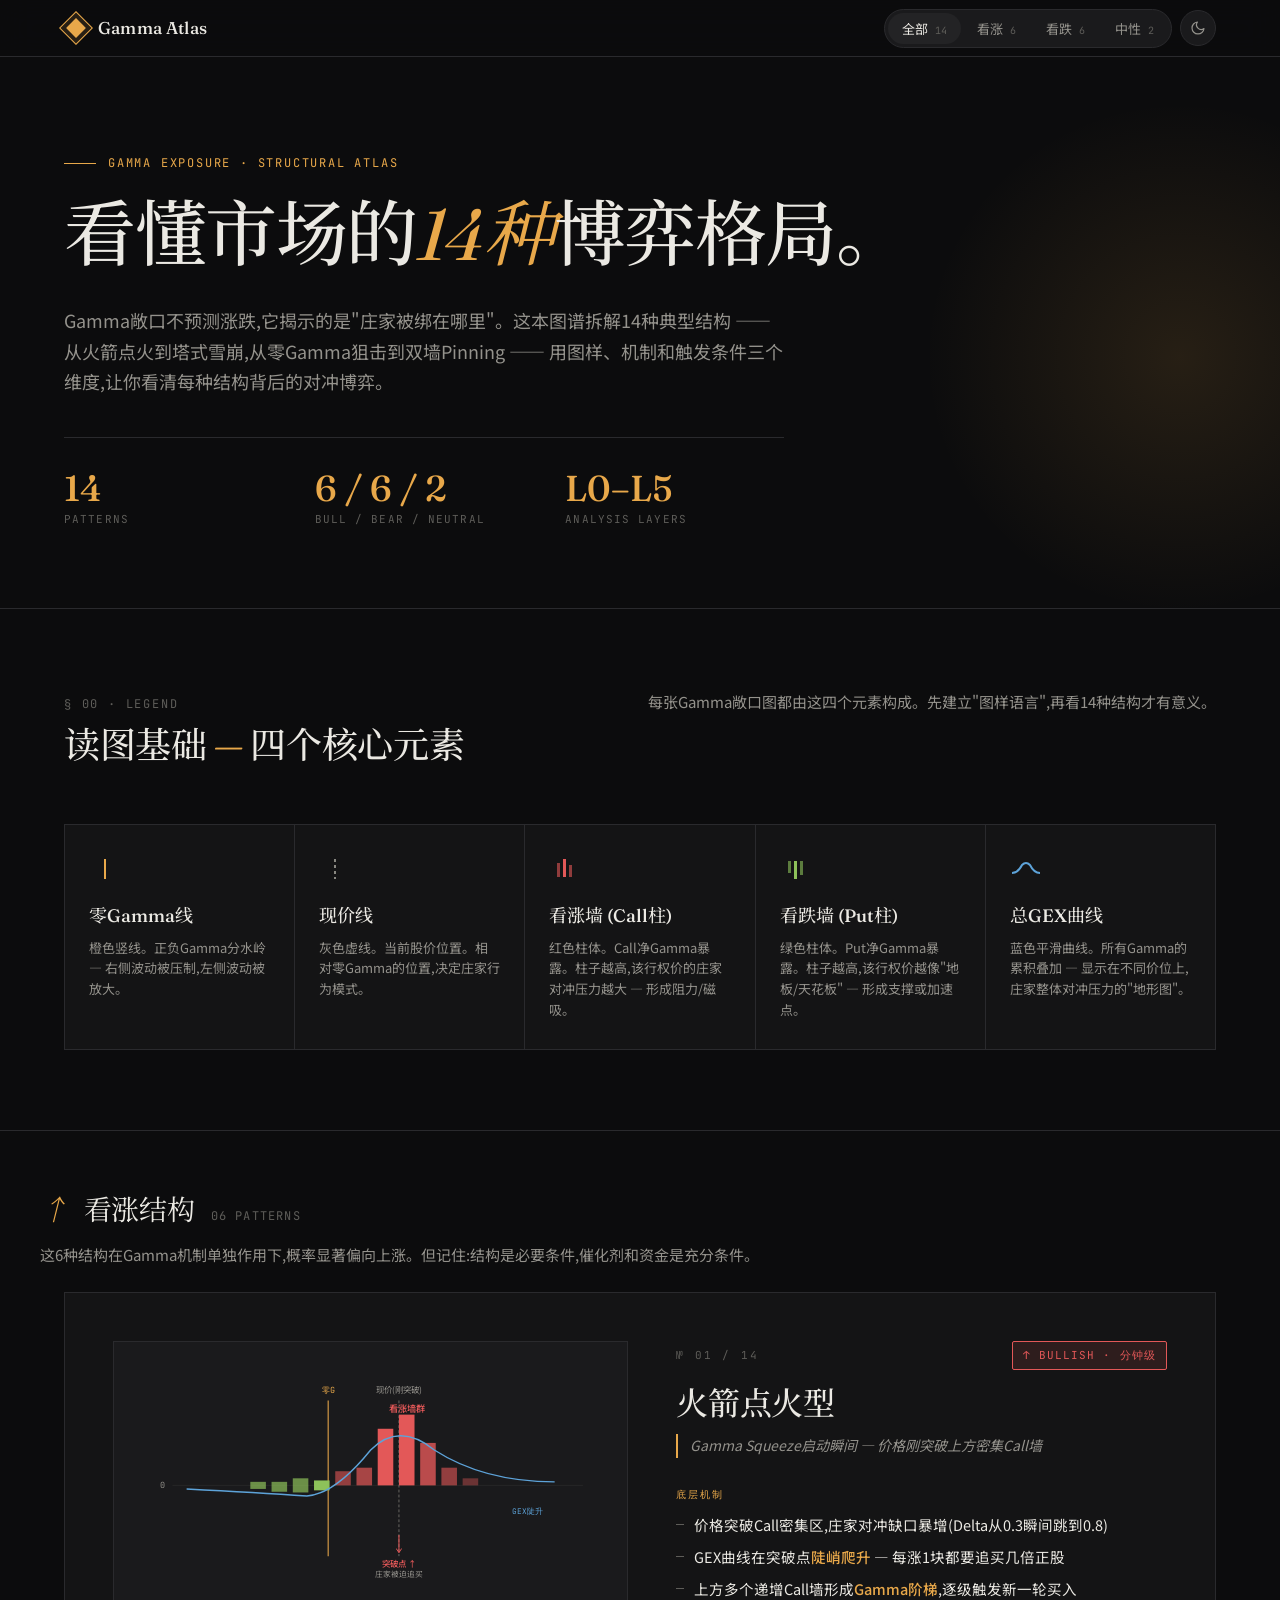
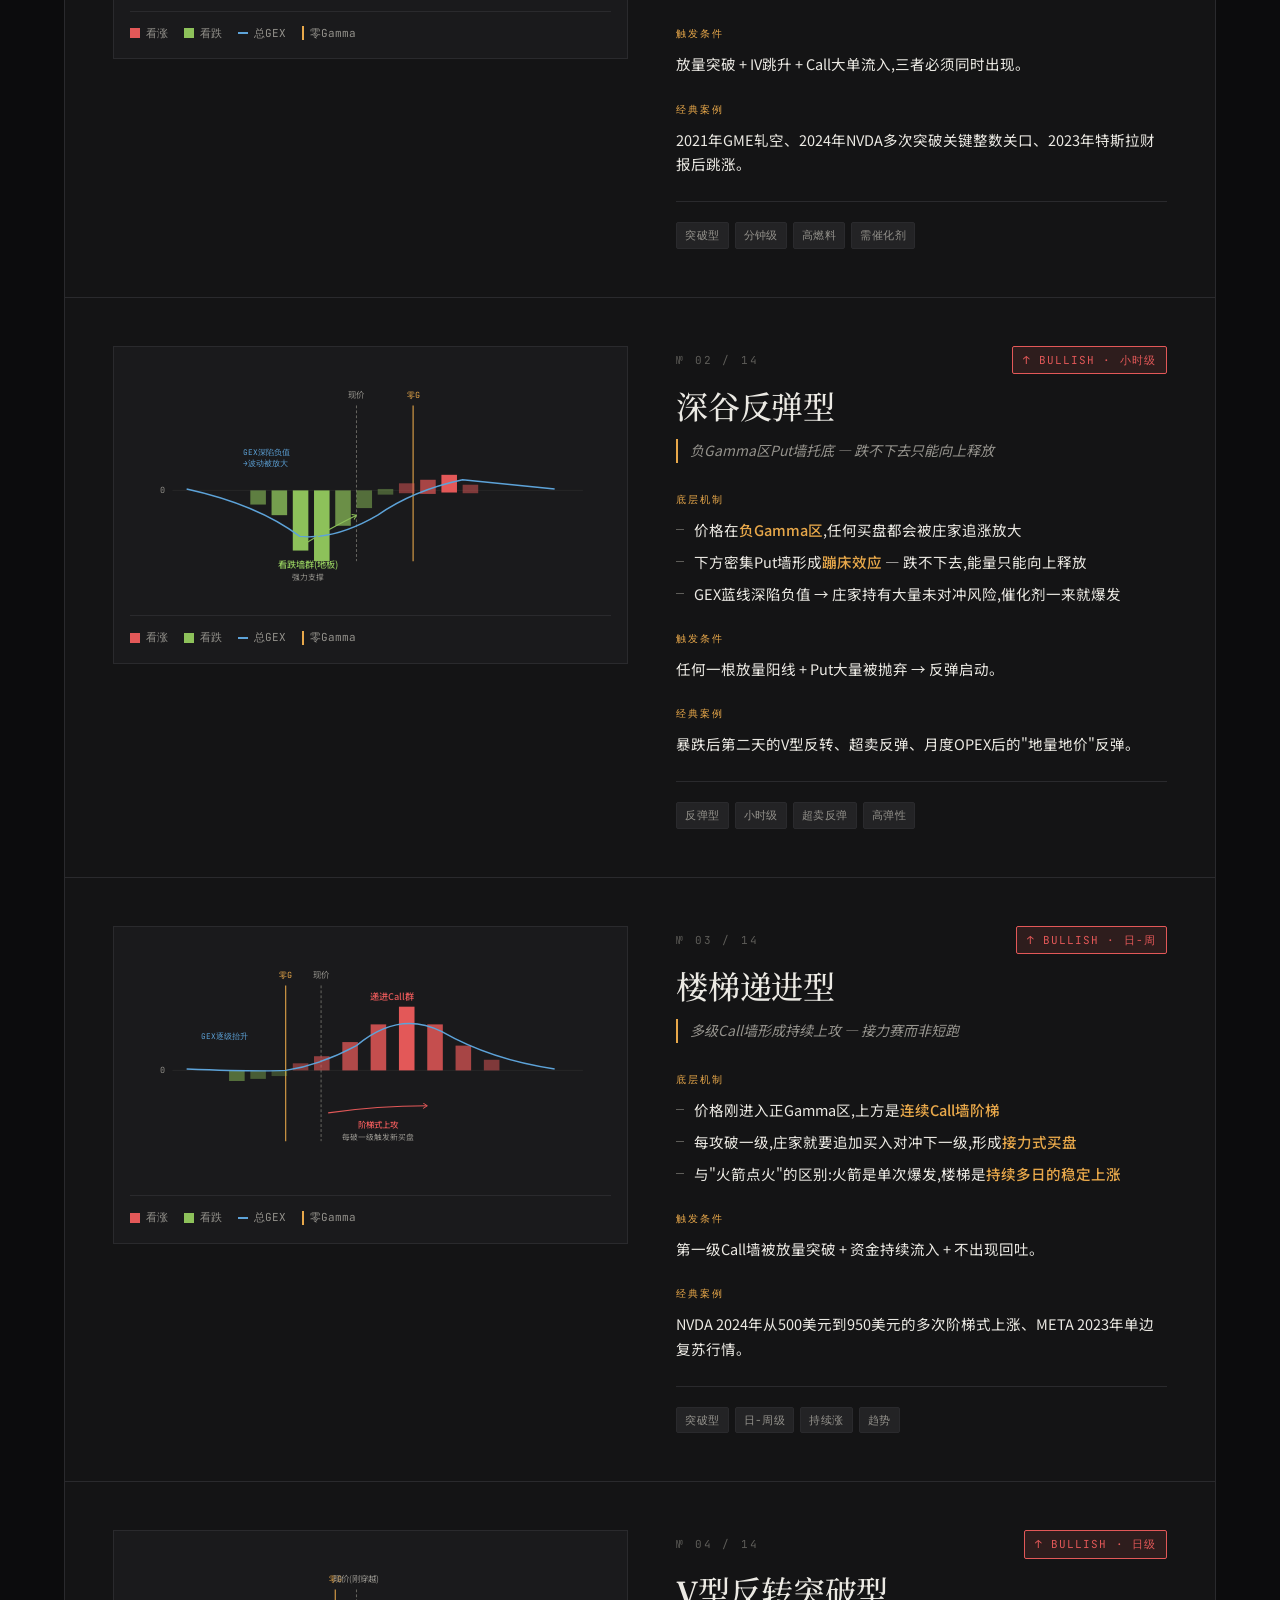
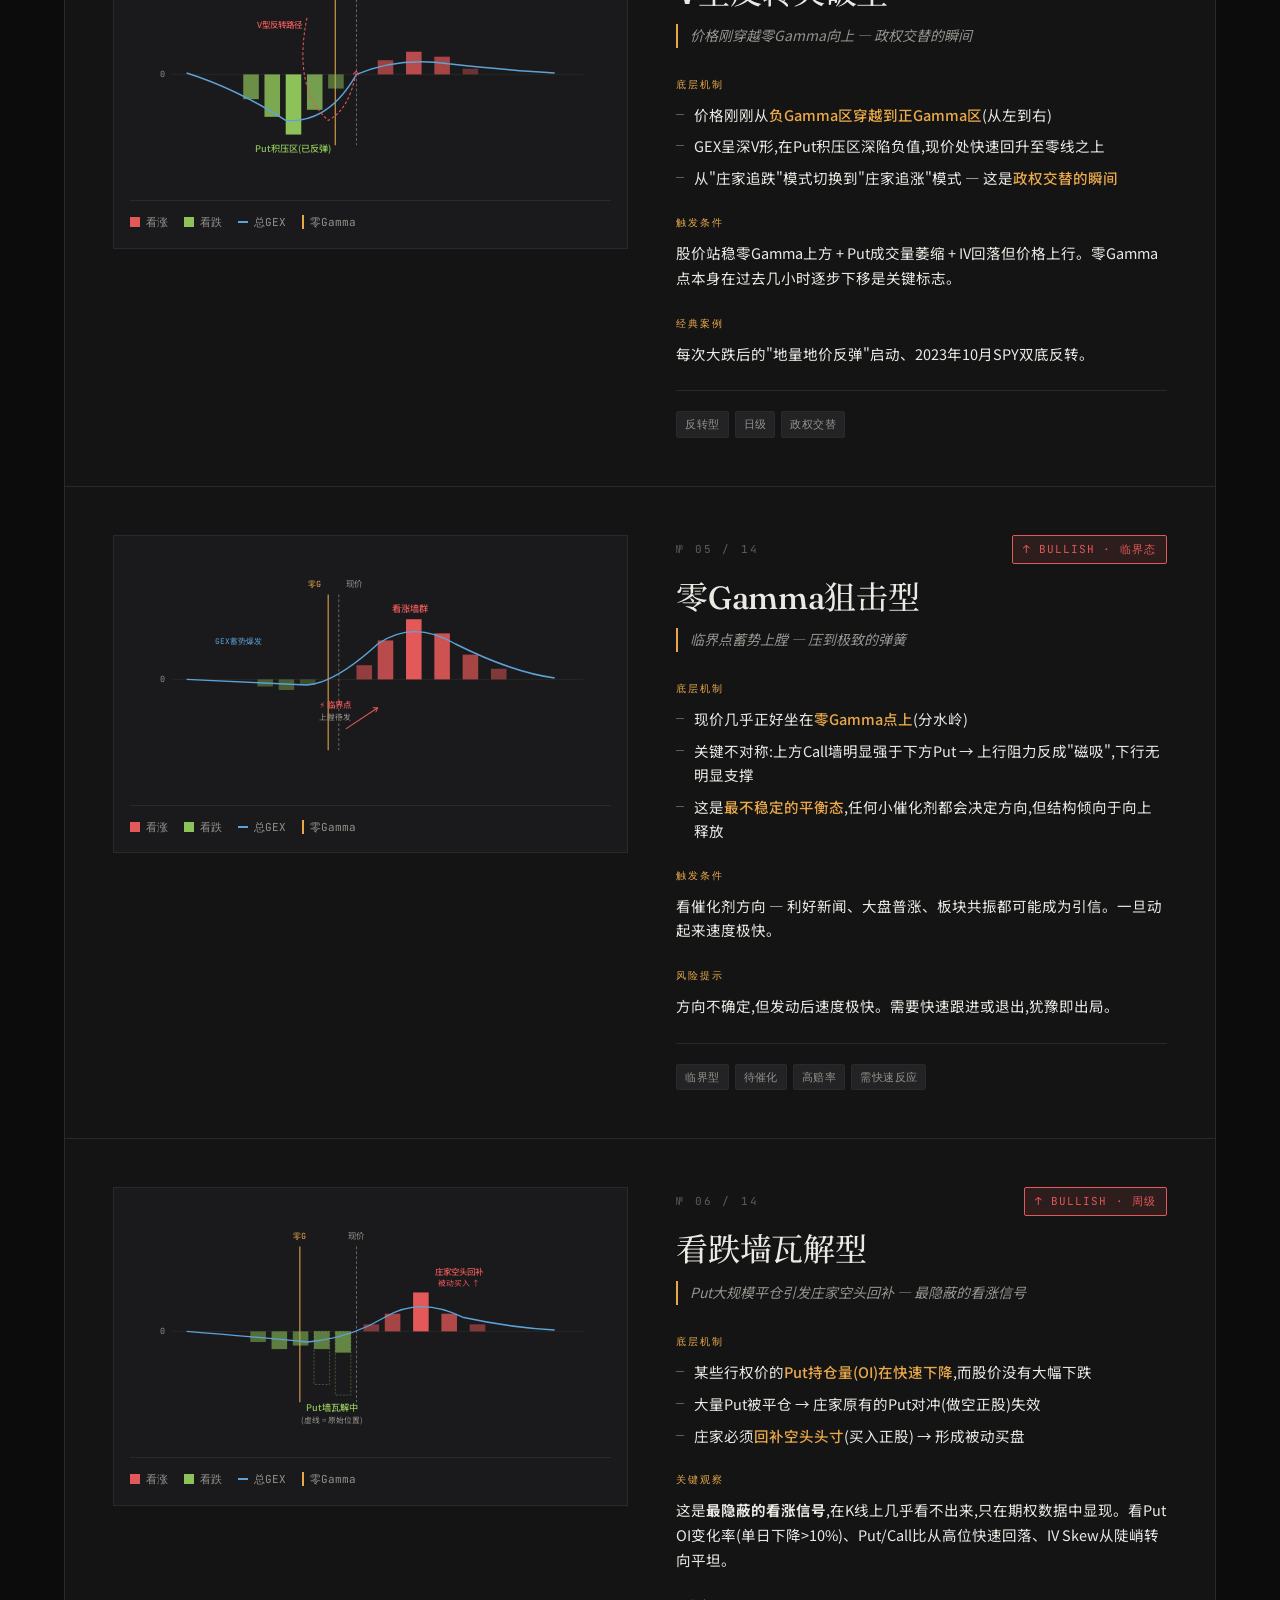
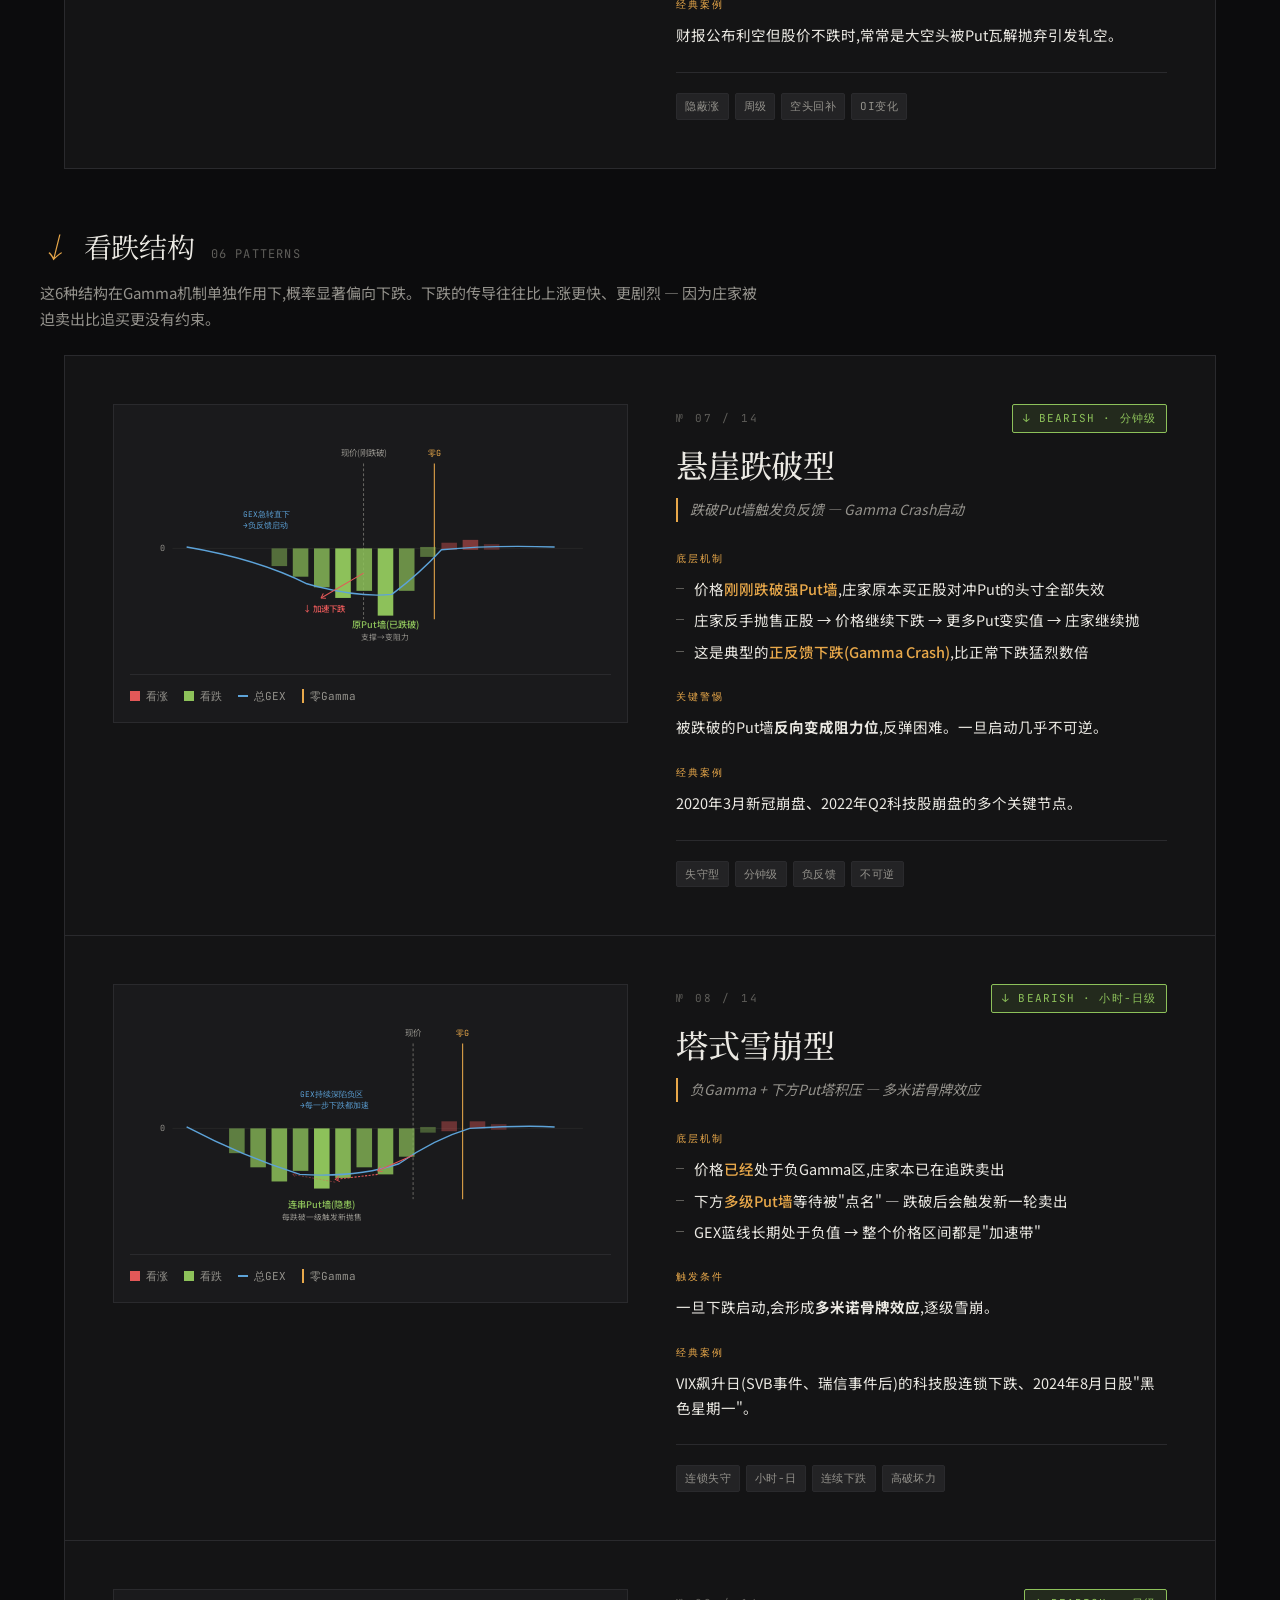
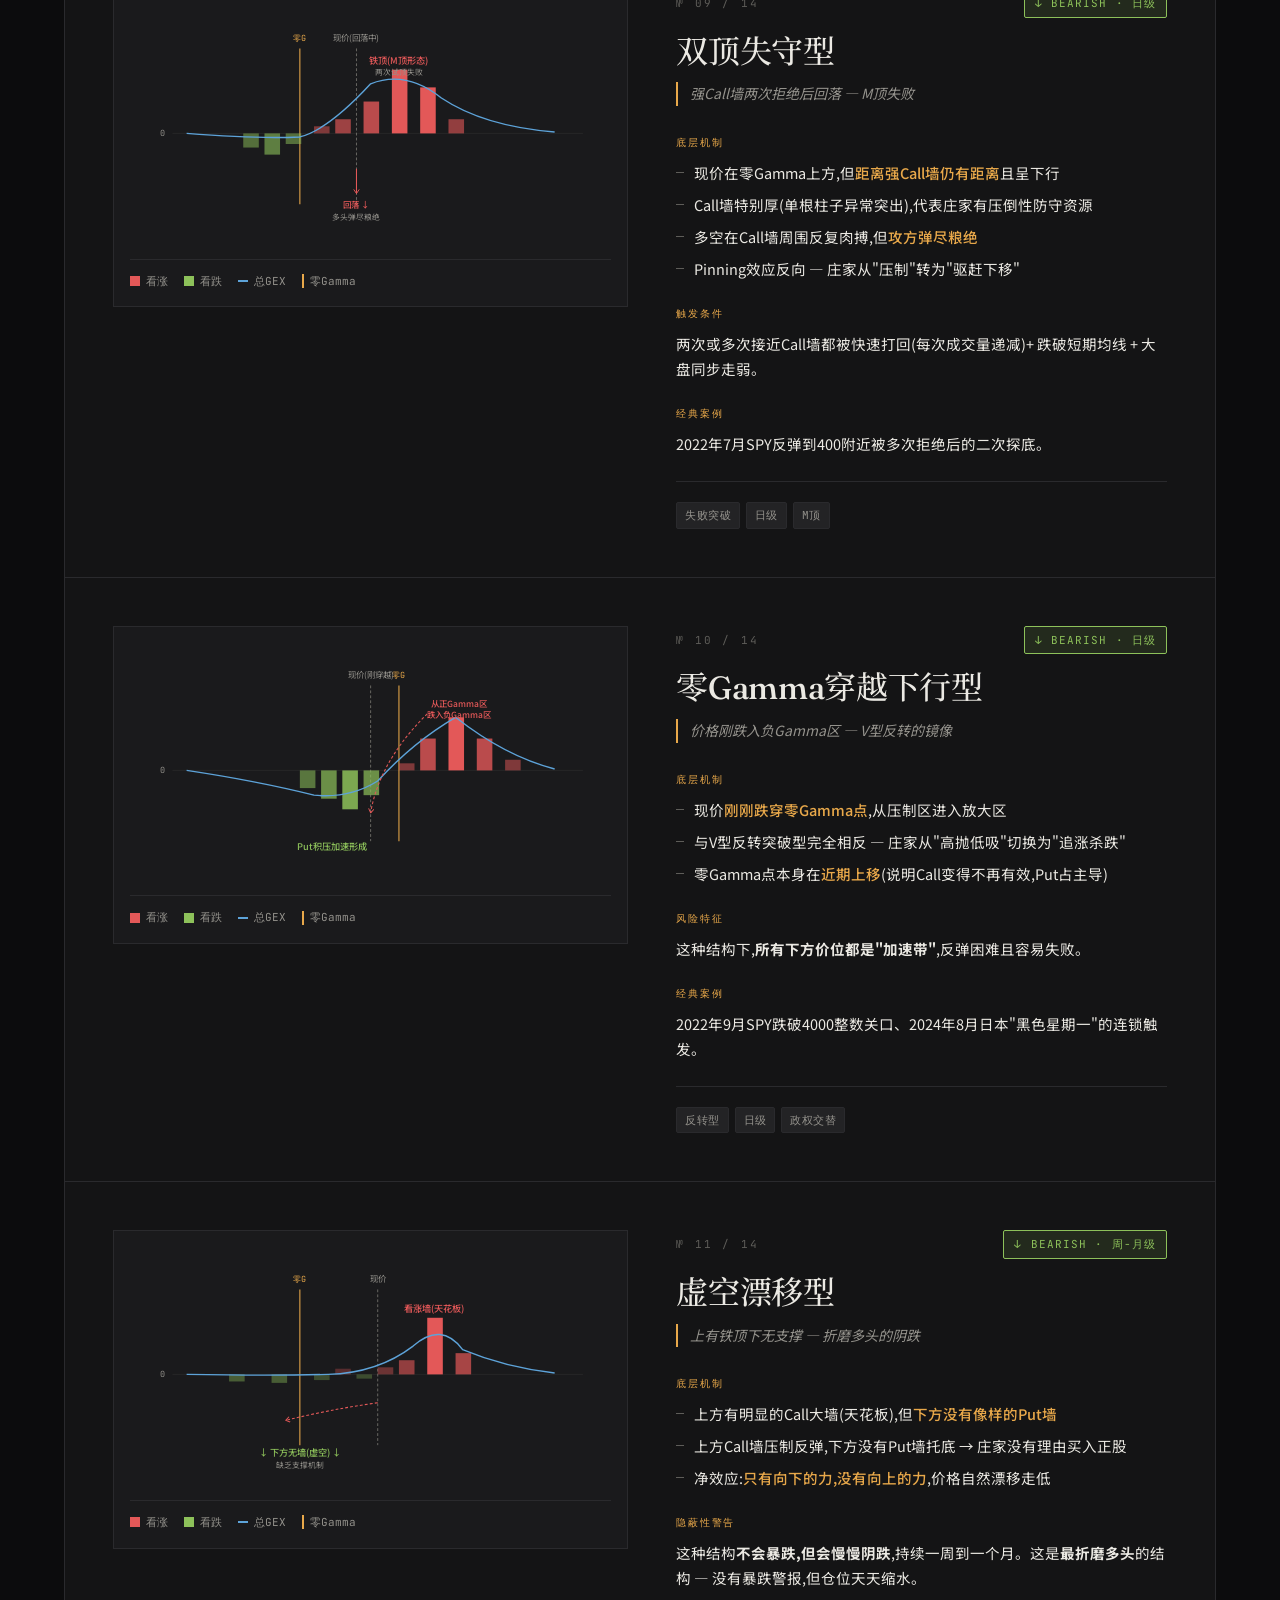
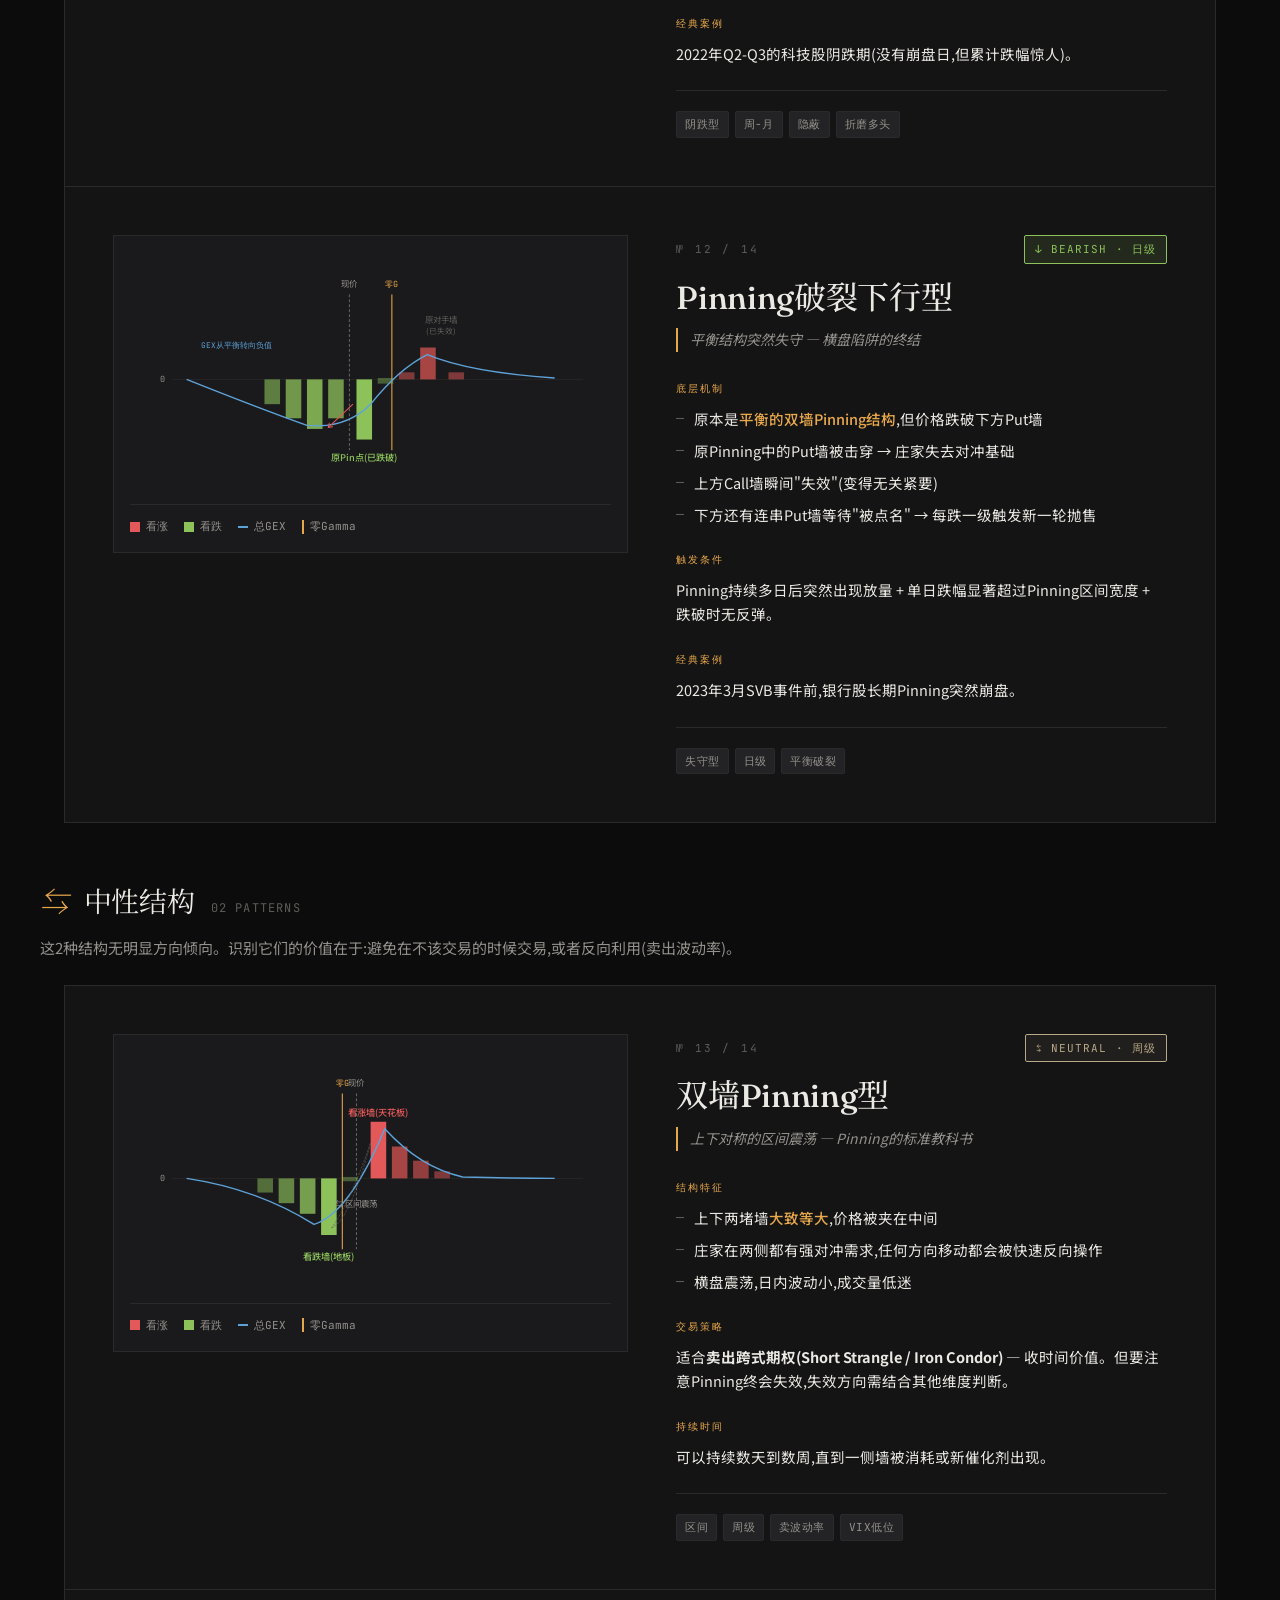
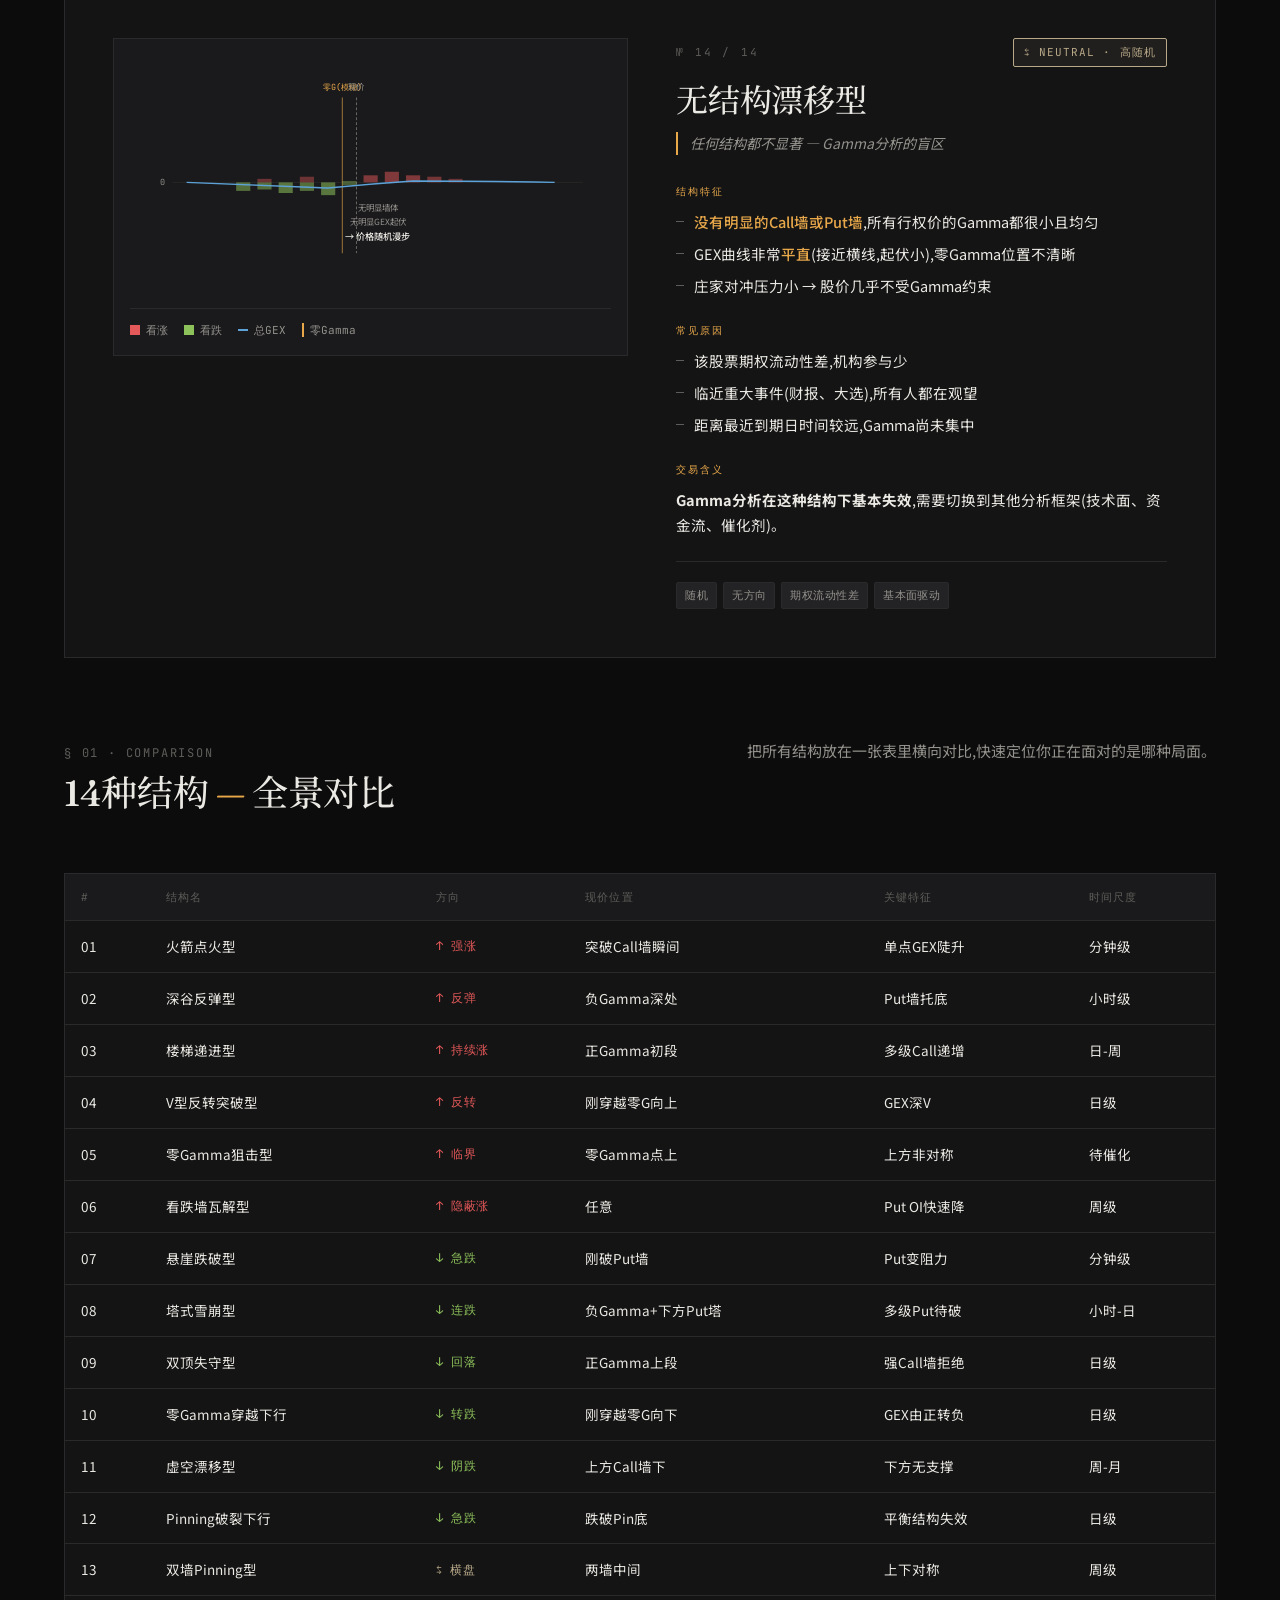
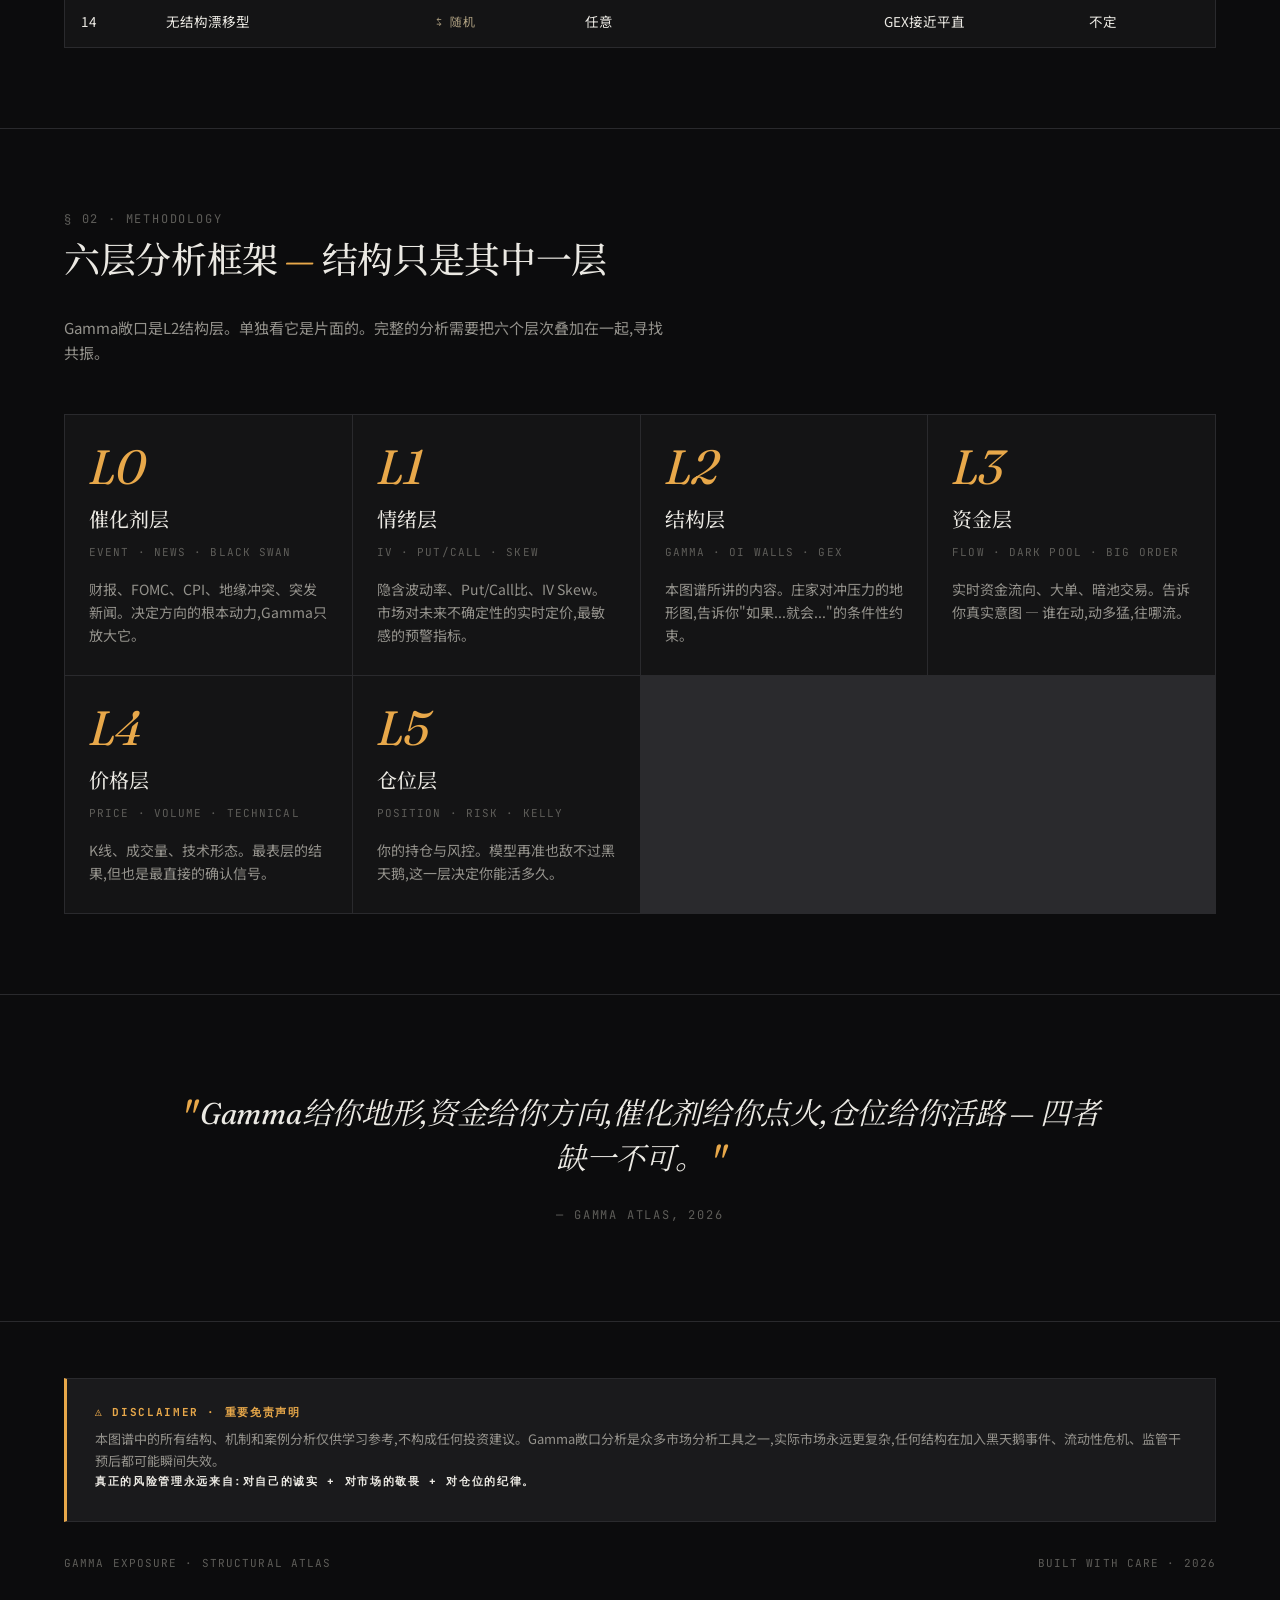
<file: gamma-atlas/index.html>
<!DOCTYPE html>
<html lang="zh-CN" data-theme="dark">
<head>
  <meta charset="UTF-8" />
  <meta name="viewport" content="width=device-width, initial-scale=1.0" />
  <meta name="description" content="14种典型Gamma敞口结构图谱 — 看懂市场博弈格局的视觉手册" />
  <title>Gamma敞口结构图谱 · 14种典型市场博弈格局</title>

  <link rel="preconnect" href="https://fonts.googleapis.com" />
  <link rel="preconnect" href="https://fonts.gstatic.com" crossorigin />
  <link href="https://fonts.googleapis.com/css2?family=Fraunces:opsz,wght@9..144,400;9..144,500;9..144,600;9..144,700&family=Noto+Sans+SC:wght@300;400;500;700&family=Noto+Serif+SC:wght@400;500;700&family=JetBrains+Mono:wght@400;500&display=swap" rel="stylesheet" />

  <style>
    /* ============================================
       Design tokens
    ============================================ */
    :root[data-theme="dark"] {
      --bg: #0c0c0d;
      --bg-elev: #141415;
      --surface: #1a1a1c;
      --surface-2: #232325;
      --border: #2a2a2d;
      --border-strong: #38383c;
      --text: #ebe9e3;
      --text-muted: #94928c;
      --text-subtle: #5e5d59;
      --accent: #e8a84a;
      --accent-soft: rgba(232,168,74,0.12);
      --bull: #e35858;
      --bull-soft: rgba(227,88,88,0.12);
      --bear: #8dc15a;
      --bear-soft: rgba(141,193,90,0.12);
      --gex: #5da3d9;
      --neutral: #b8a988;
      --price-line: #888780;
    }

    :root[data-theme="light"] {
      --bg: #f7f4ed;
      --bg-elev: #ffffff;
      --surface: #ffffff;
      --surface-2: #f1ede4;
      --border: #e6e0d2;
      --border-strong: #c9c1ad;
      --text: #1d1c19;
      --text-muted: #6b6a64;
      --text-subtle: #94928c;
      --accent: #c08428;
      --accent-soft: rgba(192,132,40,0.10);
      --bull: #c1393c;
      --bull-soft: rgba(193,57,60,0.08);
      --bear: #5a8a2a;
      --bear-soft: rgba(90,138,42,0.08);
      --gex: #1f6aa3;
      --neutral: #8a7858;
      --price-line: #6b6a64;
    }

    * { box-sizing: border-box; margin: 0; padding: 0; }

    html { scroll-behavior: smooth; }

    body {
      font-family: 'Noto Sans SC', 'IBM Plex Sans', system-ui, -apple-system, sans-serif;
      background: var(--bg);
      color: var(--text);
      line-height: 1.7;
      font-size: 15px;
      -webkit-font-smoothing: antialiased;
      transition: background-color 0.3s ease, color 0.3s ease;
      min-height: 100vh;
    }

    .container {
      max-width: 1200px;
      margin: 0 auto;
      padding: 0 24px;
    }

    /* ============================================
       Top bar
    ============================================ */
    .topbar {
      position: sticky;
      top: 0;
      z-index: 100;
      background: rgba(12,12,13,0.85);
      backdrop-filter: saturate(180%) blur(16px);
      -webkit-backdrop-filter: saturate(180%) blur(16px);
      border-bottom: 1px solid var(--border);
      transition: background-color 0.3s ease;
    }

    :root[data-theme="light"] .topbar {
      background: rgba(247,244,237,0.88);
    }

    .topbar-inner {
      display: flex;
      align-items: center;
      justify-content: space-between;
      height: 56px;
      gap: 16px;
    }

    .brand {
      display: flex;
      align-items: center;
      gap: 10px;
      font-family: 'Fraunces', 'Noto Serif SC', serif;
      font-weight: 500;
      font-size: 17px;
      letter-spacing: 0.01em;
      color: var(--text);
      text-decoration: none;
    }

    .brand-mark {
      width: 24px;
      height: 24px;
      border: 1px solid var(--accent);
      background: var(--accent-soft);
      position: relative;
      transform: rotate(45deg);
    }

    .brand-mark::after {
      content: '';
      position: absolute;
      inset: 4px;
      background: var(--accent);
    }

    .topbar-actions {
      display: flex;
      align-items: center;
      gap: 8px;
    }

    .filter-group {
      display: flex;
      gap: 2px;
      background: var(--surface);
      border: 1px solid var(--border);
      border-radius: 999px;
      padding: 3px;
    }

    .filter-btn {
      font-family: inherit;
      font-size: 13px;
      padding: 6px 14px;
      border: none;
      background: transparent;
      color: var(--text-muted);
      cursor: pointer;
      border-radius: 999px;
      transition: all 0.2s ease;
      white-space: nowrap;
    }

    .filter-btn:hover { color: var(--text); }

    .filter-btn.active {
      background: var(--surface-2);
      color: var(--text);
    }

    .theme-toggle {
      width: 36px;
      height: 36px;
      border: 1px solid var(--border);
      border-radius: 50%;
      background: var(--surface);
      cursor: pointer;
      display: flex;
      align-items: center;
      justify-content: center;
      color: var(--text-muted);
      transition: all 0.2s ease;
    }

    .theme-toggle:hover {
      color: var(--accent);
      border-color: var(--accent);
    }

    /* ============================================
       Hero
    ============================================ */
    .hero {
      padding: 96px 0 80px;
      border-bottom: 1px solid var(--border);
      position: relative;
      overflow: hidden;
    }

    .hero::before {
      content: '';
      position: absolute;
      top: 0;
      right: -200px;
      width: 600px;
      height: 600px;
      background: radial-gradient(circle, var(--accent-soft) 0%, transparent 60%);
      pointer-events: none;
    }

    .hero-tag {
      font-family: 'JetBrains Mono', monospace;
      font-size: 12px;
      letter-spacing: 0.15em;
      text-transform: uppercase;
      color: var(--accent);
      margin-bottom: 24px;
      display: flex;
      align-items: center;
      gap: 12px;
    }

    .hero-tag::before {
      content: '';
      width: 32px;
      height: 1px;
      background: var(--accent);
    }

    .hero h1 {
      font-family: 'Fraunces', 'Noto Serif SC', serif;
      font-weight: 500;
      font-size: clamp(40px, 6vw, 72px);
      line-height: 1.05;
      letter-spacing: -0.02em;
      margin-bottom: 32px;
      max-width: 900px;
    }

    .hero h1 em {
      font-style: italic;
      color: var(--accent);
      font-weight: 400;
    }

    .hero-sub {
      font-size: 18px;
      line-height: 1.7;
      color: var(--text-muted);
      max-width: 720px;
      margin-bottom: 40px;
    }

    .hero-stats {
      display: grid;
      grid-template-columns: repeat(auto-fit, minmax(140px, 1fr));
      gap: 32px;
      max-width: 720px;
      padding-top: 32px;
      border-top: 1px solid var(--border);
    }

    .stat {
      display: flex;
      flex-direction: column;
      gap: 4px;
    }

    .stat-num {
      font-family: 'Fraunces', 'Noto Serif SC', serif;
      font-size: 36px;
      font-weight: 500;
      line-height: 1;
      color: var(--accent);
    }

    .stat-label {
      font-family: 'JetBrains Mono', monospace;
      font-size: 11px;
      letter-spacing: 0.1em;
      text-transform: uppercase;
      color: var(--text-subtle);
    }

    /* ============================================
       Section
    ============================================ */
    section {
      padding: 80px 0;
      border-bottom: 1px solid var(--border);
    }

    .section-header {
      display: flex;
      align-items: baseline;
      justify-content: space-between;
      gap: 24px;
      margin-bottom: 48px;
      flex-wrap: wrap;
    }

    .section-title {
      font-family: 'Fraunces', 'Noto Serif SC', serif;
      font-weight: 500;
      font-size: 36px;
      letter-spacing: -0.01em;
    }

    .section-title em {
      font-style: italic;
      color: var(--accent);
    }

    .section-num {
      font-family: 'JetBrains Mono', monospace;
      font-size: 12px;
      letter-spacing: 0.15em;
      color: var(--text-subtle);
    }

    .section-desc {
      max-width: 600px;
      color: var(--text-muted);
      font-size: 15px;
    }

    /* ============================================
       Reading Guide
    ============================================ */
    .guide-grid {
      display: grid;
      grid-template-columns: repeat(auto-fit, minmax(220px, 1fr));
      gap: 1px;
      background: var(--border);
      border: 1px solid var(--border);
    }

    .guide-item {
      background: var(--bg-elev);
      padding: 28px 24px;
    }

    .guide-icon {
      width: 32px;
      height: 32px;
      margin-bottom: 16px;
      display: flex;
      align-items: center;
      justify-content: center;
    }

    .guide-name {
      font-family: 'Fraunces', 'Noto Serif SC', serif;
      font-size: 18px;
      font-weight: 500;
      margin-bottom: 6px;
      color: var(--text);
    }

    .guide-desc {
      font-size: 13px;
      color: var(--text-muted);
      line-height: 1.6;
    }

    /* ============================================
       Pattern cards
    ============================================ */
    .patterns-list {
      display: flex;
      flex-direction: column;
      gap: 1px;
      background: var(--border);
      border: 1px solid var(--border);
    }

    .pattern {
      background: var(--bg-elev);
      padding: 48px;
      display: grid;
      grid-template-columns: 1fr;
      gap: 32px;
      transition: opacity 0.3s ease;
    }

    @media (min-width: 1000px) {
      .pattern {
        grid-template-columns: minmax(0, 1.05fr) minmax(0, 1fr);
        gap: 48px;
      }
    }

    .pattern[hidden] { display: none; }

    .pattern-chart {
      position: relative;
      background: var(--surface);
      border: 1px solid var(--border);
      padding: 16px;
      overflow: hidden;
    }

    .pattern-chart svg {
      width: 100%;
      height: auto;
      display: block;
    }

    .pattern-meta {
      display: flex;
      align-items: center;
      justify-content: space-between;
      margin-bottom: 16px;
    }

    .pattern-num {
      font-family: 'JetBrains Mono', monospace;
      font-size: 11px;
      letter-spacing: 0.2em;
      color: var(--text-subtle);
    }

    .pattern-dir {
      display: inline-flex;
      align-items: center;
      gap: 6px;
      font-family: 'JetBrains Mono', monospace;
      font-size: 11px;
      letter-spacing: 0.1em;
      padding: 4px 10px;
      border: 1px solid;
      border-radius: 2px;
    }

    .pattern-dir.bull {
      color: var(--bull);
      border-color: var(--bull);
      background: var(--bull-soft);
    }

    .pattern-dir.bear {
      color: var(--bear);
      border-color: var(--bear);
      background: var(--bear-soft);
    }

    .pattern-dir.neutral {
      color: var(--neutral);
      border-color: var(--neutral);
      background: rgba(184,169,136,0.08);
    }

    .pattern-name {
      font-family: 'Fraunces', 'Noto Serif SC', serif;
      font-weight: 500;
      font-size: 32px;
      line-height: 1.15;
      letter-spacing: -0.01em;
      margin-bottom: 12px;
    }

    .pattern-tagline {
      font-size: 14px;
      color: var(--text-muted);
      margin-bottom: 28px;
      font-style: italic;
      border-left: 2px solid var(--accent);
      padding-left: 12px;
    }

    .pattern-block {
      margin-bottom: 24px;
    }

    .pattern-block:last-child {
      margin-bottom: 0;
    }

    .pattern-block-title {
      font-family: 'JetBrains Mono', monospace;
      font-size: 10px;
      letter-spacing: 0.18em;
      text-transform: uppercase;
      color: var(--accent);
      margin-bottom: 10px;
    }

    .pattern-block ul {
      list-style: none;
      padding: 0;
    }

    .pattern-block li {
      position: relative;
      padding-left: 18px;
      margin-bottom: 8px;
      font-size: 14.5px;
      line-height: 1.65;
      color: var(--text);
    }

    .pattern-block li::before {
      content: '';
      position: absolute;
      left: 0;
      top: 11px;
      width: 8px;
      height: 1px;
      background: var(--text-subtle);
    }

    .pattern-block li strong {
      color: var(--accent);
      font-weight: 500;
    }

    .pattern-block p {
      font-size: 14.5px;
      color: var(--text);
    }

    .pattern-tags {
      display: flex;
      flex-wrap: wrap;
      gap: 6px;
      margin-top: 24px;
      padding-top: 20px;
      border-top: 1px solid var(--border);
    }

    .pattern-tag {
      font-family: 'JetBrains Mono', monospace;
      font-size: 11px;
      padding: 3px 8px;
      background: var(--surface-2);
      border: 1px solid var(--border);
      color: var(--text-muted);
      border-radius: 2px;
      letter-spacing: 0.04em;
    }

    /* ============================================
       Direction headers
    ============================================ */
    .direction-banner {
      padding: 56px 0 24px;
    }

    .direction-banner h2 {
      font-family: 'Fraunces', 'Noto Serif SC', serif;
      font-weight: 400;
      font-size: 28px;
      letter-spacing: -0.01em;
      display: flex;
      align-items: baseline;
      gap: 16px;
      margin-bottom: 8px;
    }

    .direction-banner h2 .icon {
      font-style: italic;
      color: var(--accent);
    }

    .direction-banner .count {
      font-family: 'JetBrains Mono', monospace;
      font-size: 12px;
      color: var(--text-subtle);
      letter-spacing: 0.1em;
    }

    .direction-banner p {
      color: var(--text-muted);
      font-size: 15px;
      max-width: 720px;
    }

    /* ============================================
       Comparison table
    ============================================ */
    .table-wrapper {
      overflow-x: auto;
      border: 1px solid var(--border);
      background: var(--bg-elev);
    }

    table {
      width: 100%;
      border-collapse: collapse;
      font-size: 13.5px;
      min-width: 720px;
    }

    th, td {
      padding: 14px 16px;
      text-align: left;
      border-bottom: 1px solid var(--border);
    }

    th {
      font-family: 'JetBrains Mono', monospace;
      font-size: 11px;
      letter-spacing: 0.1em;
      text-transform: uppercase;
      color: var(--text-subtle);
      background: var(--surface);
      font-weight: 400;
    }

    tr:last-child td { border-bottom: none; }

    tr:hover td {
      background: var(--surface);
    }

    .dir-cell {
      font-family: 'JetBrains Mono', monospace;
      font-size: 12px;
      letter-spacing: 0.04em;
    }

    .dir-cell.bull { color: var(--bull); }
    .dir-cell.bear { color: var(--bear); }
    .dir-cell.neutral { color: var(--neutral); }

    /* ============================================
       Framework section
    ============================================ */
    .framework-grid {
      display: grid;
      grid-template-columns: repeat(auto-fit, minmax(280px, 1fr));
      gap: 1px;
      background: var(--border);
      border: 1px solid var(--border);
    }

    .layer {
      background: var(--bg-elev);
      padding: 28px 24px;
      position: relative;
    }

    .layer-num {
      font-family: 'Fraunces', 'Noto Serif SC', serif;
      font-style: italic;
      font-size: 48px;
      font-weight: 400;
      color: var(--accent);
      line-height: 1;
      margin-bottom: 12px;
    }

    .layer-name {
      font-family: 'Fraunces', 'Noto Serif SC', serif;
      font-size: 20px;
      font-weight: 500;
      margin-bottom: 6px;
    }

    .layer-tag {
      font-family: 'JetBrains Mono', monospace;
      font-size: 11px;
      letter-spacing: 0.1em;
      color: var(--text-subtle);
      margin-bottom: 16px;
    }

    .layer-desc {
      font-size: 14px;
      color: var(--text-muted);
      line-height: 1.65;
    }

    /* ============================================
       Closing quote
    ============================================ */
    .quote-section {
      padding: 96px 0;
      text-align: center;
      border-bottom: 1px solid var(--border);
    }

    .quote {
      font-family: 'Fraunces', 'Noto Serif SC', serif;
      font-style: italic;
      font-weight: 400;
      font-size: clamp(22px, 3vw, 30px);
      line-height: 1.5;
      letter-spacing: -0.01em;
      max-width: 920px;
      margin: 0 auto;
      color: var(--text);
    }

    .quote::before, .quote::after {
      content: '"';
      color: var(--accent);
      font-size: 1.4em;
      line-height: 0;
      position: relative;
      top: 0.2em;
    }

    .quote-author {
      margin-top: 24px;
      font-family: 'JetBrains Mono', monospace;
      font-size: 12px;
      letter-spacing: 0.15em;
      color: var(--text-subtle);
      text-transform: uppercase;
    }

    /* ============================================
       Footer
    ============================================ */
    footer {
      padding: 56px 0 80px;
    }

    .disclaimer {
      background: var(--surface);
      border: 1px solid var(--border);
      border-left: 3px solid var(--accent);
      padding: 24px 28px;
      font-size: 13px;
      line-height: 1.7;
      color: var(--text-muted);
      margin-bottom: 32px;
    }

    .disclaimer strong {
      color: var(--accent);
      display: block;
      margin-bottom: 6px;
      font-family: 'JetBrains Mono', monospace;
      font-size: 11px;
      letter-spacing: 0.15em;
      text-transform: uppercase;
    }

    .footer-meta {
      display: flex;
      justify-content: space-between;
      flex-wrap: wrap;
      gap: 16px;
      font-family: 'JetBrains Mono', monospace;
      font-size: 11px;
      letter-spacing: 0.1em;
      color: var(--text-subtle);
      text-transform: uppercase;
    }

    /* ============================================
       Responsive
    ============================================ */
    @media (max-width: 768px) {
      .container { padding: 0 16px; }
      .hero { padding: 64px 0 56px; }
      .hero h1 { font-size: 40px; }
      section { padding: 56px 0; }
      .section-title { font-size: 26px; }
      .pattern { padding: 28px 20px; }
      .pattern-name { font-size: 24px; }
      .filter-btn { font-size: 12px; padding: 6px 10px; }
      .topbar-inner { gap: 8px; }
    }

    /* Subtle fade-in for patterns */
    .pattern {
      opacity: 0;
      transform: translateY(8px);
      animation: fadeUp 0.6s ease forwards;
    }

    @keyframes fadeUp {
      to { opacity: 1; transform: translateY(0); }
    }

    @media (prefers-reduced-motion: reduce) {
      .pattern { animation: none; opacity: 1; transform: none; }
      html { scroll-behavior: auto; }
    }

    /* SVG legend tooltip on chart */
    .pattern-chart-legend {
      display: flex;
      flex-wrap: wrap;
      gap: 16px;
      margin-top: 12px;
      padding-top: 12px;
      border-top: 1px solid var(--border);
      font-family: 'JetBrains Mono', monospace;
      font-size: 11px;
      color: var(--text-muted);
    }

    .pattern-chart-legend span {
      display: inline-flex;
      align-items: center;
      gap: 6px;
    }

    .legend-dot {
      width: 10px;
      height: 10px;
      display: inline-block;
    }
  </style>
</head>
<body>

  <!-- ============================================
       TOPBAR
  ============================================ -->
  <header class="topbar">
    <div class="container topbar-inner">
      <a href="#top" class="brand">
        <span class="brand-mark" aria-hidden="true"></span>
        <span>Gamma Atlas</span>
      </a>
      <div class="topbar-actions">
        <div class="filter-group" role="tablist" aria-label="结构筛选">
          <button class="filter-btn active" data-filter="all">全部 <span style="color:var(--text-subtle); font-family:'JetBrains Mono',monospace; font-size:10px; margin-left:4px;">14</span></button>
          <button class="filter-btn" data-filter="bull">看涨 <span style="color:var(--text-subtle); font-family:'JetBrains Mono',monospace; font-size:10px; margin-left:4px;">6</span></button>
          <button class="filter-btn" data-filter="bear">看跌 <span style="color:var(--text-subtle); font-family:'JetBrains Mono',monospace; font-size:10px; margin-left:4px;">6</span></button>
          <button class="filter-btn" data-filter="neutral">中性 <span style="color:var(--text-subtle); font-family:'JetBrains Mono',monospace; font-size:10px; margin-left:4px;">2</span></button>
        </div>
        <button class="theme-toggle" id="theme-toggle" aria-label="切换主题">
          <svg width="16" height="16" viewBox="0 0 24 24" fill="none" stroke="currentColor" stroke-width="1.8" stroke-linecap="round" stroke-linejoin="round" id="theme-icon">
            <path d="M21 12.79A9 9 0 1 1 11.21 3 7 7 0 0 0 21 12.79z"/>
          </svg>
        </button>
      </div>
    </div>
  </header>

  <!-- ============================================
       HERO
  ============================================ -->
  <a id="top"></a>
  <section class="hero">
    <div class="container">
      <div class="hero-tag">GAMMA EXPOSURE · STRUCTURAL ATLAS</div>
      <h1>看懂市场的<em>14种</em>博弈格局。</h1>
      <p class="hero-sub">
        Gamma敞口不预测涨跌,它揭示的是"庄家被绑在哪里"。这本图谱拆解14种典型结构 —— 从火箭点火到塔式雪崩,从零Gamma狙击到双墙Pinning —— 用图样、机制和触发条件三个维度,让你看清每种结构背后的对冲博弈。
      </p>
      <div class="hero-stats">
        <div class="stat"><span class="stat-num">14</span><span class="stat-label">Patterns</span></div>
        <div class="stat"><span class="stat-num">6 / 6 / 2</span><span class="stat-label">Bull / Bear / Neutral</span></div>
        <div class="stat"><span class="stat-num">L0–L5</span><span class="stat-label">Analysis Layers</span></div>
      </div>
    </div>
  </section>

  <!-- ============================================
       READING GUIDE
  ============================================ -->
  <section>
    <div class="container">
      <div class="section-header">
        <div>
          <div class="section-num">§ 00 · LEGEND</div>
          <h2 class="section-title">读图基础 <em>—</em> 四个核心元素</h2>
        </div>
        <p class="section-desc">每张Gamma敞口图都由这四个元素构成。先建立"图样语言",再看14种结构才有意义。</p>
      </div>

      <div class="guide-grid">
        <div class="guide-item">
          <div class="guide-icon">
            <svg width="24" height="24" viewBox="0 0 24 24" fill="none">
              <line x1="12" y1="2" x2="12" y2="22" stroke="#e8a84a" stroke-width="2"/>
            </svg>
          </div>
          <div class="guide-name">零Gamma线</div>
          <div class="guide-desc">橙色竖线。正负Gamma分水岭 — 右侧波动被压制,左侧波动被放大。</div>
        </div>

        <div class="guide-item">
          <div class="guide-icon">
            <svg width="24" height="24" viewBox="0 0 24 24" fill="none">
              <line x1="12" y1="2" x2="12" y2="22" stroke="#888780" stroke-width="2" stroke-dasharray="3 3"/>
            </svg>
          </div>
          <div class="guide-name">现价线</div>
          <div class="guide-desc">灰色虚线。当前股价位置。相对零Gamma的位置,决定庄家行为模式。</div>
        </div>

        <div class="guide-item">
          <div class="guide-icon">
            <svg width="24" height="24" viewBox="0 0 24 24" fill="none">
              <rect x="4" y="6" width="3" height="14" fill="#e35858" opacity="0.6"/>
              <rect x="10" y="2" width="3" height="18" fill="#e35858"/>
              <rect x="16" y="8" width="3" height="12" fill="#e35858" opacity="0.6"/>
            </svg>
          </div>
          <div class="guide-name">看涨墙 (Call柱)</div>
          <div class="guide-desc">红色柱体。Call净Gamma暴露。柱子越高,该行权价的庄家对冲压力越大 — 形成阻力/磁吸。</div>
        </div>

        <div class="guide-item">
          <div class="guide-icon">
            <svg width="24" height="24" viewBox="0 0 24 24" fill="none">
              <rect x="4" y="4" width="3" height="12" fill="#8dc15a" opacity="0.6"/>
              <rect x="10" y="4" width="3" height="18" fill="#8dc15a"/>
              <rect x="16" y="4" width="3" height="14" fill="#8dc15a" opacity="0.6"/>
            </svg>
          </div>
          <div class="guide-name">看跌墙 (Put柱)</div>
          <div class="guide-desc">绿色柱体。Put净Gamma暴露。柱子越高,该行权价越像"地板/天花板" — 形成支撑或加速点。</div>
        </div>

        <div class="guide-item">
          <div class="guide-icon">
            <svg width="32" height="24" viewBox="0 0 32 24" fill="none">
              <path d="M2 16 Q 8 16 12 8 Q 16 4 20 8 Q 24 16 30 16" stroke="#5da3d9" stroke-width="2" fill="none"/>
            </svg>
          </div>
          <div class="guide-name">总GEX曲线</div>
          <div class="guide-desc">蓝色平滑曲线。所有Gamma的累积叠加 — 显示在不同价位上,庄家整体对冲压力的"地形图"。</div>
        </div>
      </div>
    </div>
  </section>

  <!-- ============================================
       PATTERNS - BULLISH
  ============================================ -->
  <div class="container direction-banner" data-section="bull">
    <h2><span class="icon">↑</span> 看涨结构 <span class="count">06 PATTERNS</span></h2>
    <p>这6种结构在Gamma机制单独作用下,概率显著偏向上涨。但记住:结构是必要条件,催化剂和资金是充分条件。</p>
  </div>

  <div class="container">
    <div class="patterns-list">

      <!-- Pattern 1: 火箭点火型 -->
      <article class="pattern" data-direction="bull">
        <div>
          <div class="pattern-chart">
            <svg viewBox="0 0 680 340" role="img" aria-label="火箭点火型Gamma结构">
              <defs><marker id="ar1" viewBox="0 0 10 10" refX="8" refY="5" markerWidth="6" markerHeight="6" orient="auto-start-reverse"><path d="M2 1L8 5L2 9" fill="none" stroke="context-stroke" stroke-width="1.5" stroke-linecap="round" stroke-linejoin="round"/></marker></defs>
              <line x1="60" y1="180" x2="640" y2="180" stroke="var(--text-subtle)" stroke-width="0.5" opacity="0.5"/>
              <text x="50" y="184" text-anchor="end" font-size="12" fill="var(--text-muted)" font-family="'JetBrains Mono',monospace">0</text>
              <line x1="280" y1="60" x2="280" y2="280" stroke="var(--accent)" stroke-width="1.5"/>
              <text x="280" y="50" text-anchor="middle" font-size="12" fill="var(--accent)" font-family="'JetBrains Mono',monospace">零G</text>
              <line x1="380" y1="60" x2="380" y2="280" stroke="var(--price-line)" stroke-width="1" stroke-dasharray="4 3"/>
              <text x="380" y="50" text-anchor="middle" font-size="12" fill="var(--text-muted)">现价(刚突破)</text>
              <rect x="170" y="175" width="22" height="10" fill="#8dc15a" opacity="0.7"/>
              <rect x="200" y="175" width="22" height="14" fill="#8dc15a" opacity="0.7"/>
              <rect x="230" y="170" width="22" height="20" fill="#8dc15a" opacity="0.7"/>
              <rect x="260" y="173" width="22" height="14" fill="#8dc15a"/>
              <rect x="290" y="160" width="22" height="20" fill="#e35858" opacity="0.6"/>
              <rect x="320" y="155" width="22" height="25" fill="#e35858" opacity="0.7"/>
              <rect x="350" y="100" width="22" height="80" fill="#e35858"/>
              <rect x="380" y="80" width="22" height="100" fill="#e35858"/>
              <rect x="410" y="120" width="22" height="60" fill="#e35858" opacity="0.8"/>
              <rect x="440" y="155" width="22" height="25" fill="#e35858" opacity="0.6"/>
              <rect x="470" y="170" width="22" height="10" fill="#e35858" opacity="0.4"/>
              <path d="M 80 185 Q 180 190 250 195 Q 290 192 340 130 Q 380 90 430 130 Q 500 175 600 175" fill="none" stroke="#5da3d9" stroke-width="2"/>
              <text x="391" y="76" text-anchor="middle" font-size="13" font-weight="500" fill="#e35858">看涨墙群</text>
              <path d="M 380 250 L 380 275" fill="none" stroke="#e35858" stroke-width="1.5" marker-end="url(#ar1)"/>
              <text x="380" y="295" text-anchor="middle" font-size="12" fill="#e35858" font-weight="500">突破点 ↑</text>
              <text x="380" y="310" text-anchor="middle" font-size="11" fill="var(--text-muted)">庄家被迫追买</text>
              <text x="540" y="220" font-size="11" fill="#5da3d9" font-family="'JetBrains Mono',monospace">GEX陡升</text>
            </svg>
            <div class="pattern-chart-legend">
              <span><span class="legend-dot" style="background:#e35858"></span>看涨</span>
              <span><span class="legend-dot" style="background:#8dc15a"></span>看跌</span>
              <span><span class="legend-dot" style="background:#5da3d9; height:2px;"></span>总GEX</span>
              <span><span class="legend-dot" style="background:#e8a84a; height:14px; width:2px;"></span>零Gamma</span>
            </div>
          </div>
        </div>
        <div>
          <div class="pattern-meta">
            <span class="pattern-num">№ 01 / 14</span>
            <span class="pattern-dir bull">↑ BULLISH · 分钟级</span>
          </div>
          <h3 class="pattern-name">火箭点火型</h3>
          <p class="pattern-tagline">Gamma Squeeze启动瞬间 — 价格刚突破上方密集Call墙</p>
          <div class="pattern-block">
            <div class="pattern-block-title">底层机制</div>
            <ul>
              <li>价格突破Call密集区,庄家对冲缺口暴增(Delta从0.3瞬间跳到0.8)</li>
              <li>GEX曲线在突破点<strong>陡峭爬升</strong> — 每涨1块都要追买几倍正股</li>
              <li>上方多个递增Call墙形成<strong>Gamma阶梯</strong>,逐级触发新一轮买入</li>
            </ul>
          </div>
          <div class="pattern-block">
            <div class="pattern-block-title">触发条件</div>
            <p>放量突破 + IV跳升 + Call大单流入,三者必须同时出现。</p>
          </div>
          <div class="pattern-block">
            <div class="pattern-block-title">经典案例</div>
            <p>2021年GME轧空、2024年NVDA多次突破关键整数关口、2023年特斯拉财报后跳涨。</p>
          </div>
          <div class="pattern-tags">
            <span class="pattern-tag">突破型</span>
            <span class="pattern-tag">分钟级</span>
            <span class="pattern-tag">高燃料</span>
            <span class="pattern-tag">需催化剂</span>
          </div>
        </div>
      </article>

      <!-- Pattern 2: 深谷反弹型 -->
      <article class="pattern" data-direction="bull">
        <div>
          <div class="pattern-chart">
            <svg viewBox="0 0 680 340" role="img" aria-label="深谷反弹型Gamma结构">
              <defs><marker id="ar2" viewBox="0 0 10 10" refX="8" refY="5" markerWidth="6" markerHeight="6" orient="auto-start-reverse"><path d="M2 1L8 5L2 9" fill="none" stroke="context-stroke" stroke-width="1.5" stroke-linecap="round" stroke-linejoin="round"/></marker></defs>
              <line x1="60" y1="180" x2="640" y2="180" stroke="var(--text-subtle)" stroke-width="0.5" opacity="0.5"/>
              <text x="50" y="184" text-anchor="end" font-size="12" fill="var(--text-muted)" font-family="'JetBrains Mono',monospace">0</text>
              <line x1="400" y1="60" x2="400" y2="280" stroke="var(--accent)" stroke-width="1.5"/>
              <text x="400" y="50" text-anchor="middle" font-size="12" fill="var(--accent)" font-family="'JetBrains Mono',monospace">零G</text>
              <line x1="320" y1="60" x2="320" y2="280" stroke="var(--price-line)" stroke-width="1" stroke-dasharray="4 3"/>
              <text x="320" y="50" text-anchor="middle" font-size="12" fill="var(--text-muted)">现价</text>
              <rect x="170" y="180" width="22" height="20" fill="#8dc15a" opacity="0.6"/>
              <rect x="200" y="180" width="22" height="35" fill="#8dc15a" opacity="0.8"/>
              <rect x="230" y="180" width="22" height="85" fill="#8dc15a"/>
              <rect x="260" y="180" width="22" height="100" fill="#8dc15a"/>
              <rect x="290" y="180" width="22" height="50" fill="#8dc15a" opacity="0.7"/>
              <rect x="320" y="180" width="22" height="25" fill="#8dc15a" opacity="0.5"/>
              <rect x="350" y="178" width="22" height="8" fill="#8dc15a" opacity="0.4"/>
              <rect x="380" y="170" width="22" height="14" fill="#e35858" opacity="0.5"/>
              <rect x="410" y="165" width="22" height="20" fill="#e35858" opacity="0.7"/>
              <rect x="440" y="158" width="22" height="25" fill="#e35858"/>
              <rect x="470" y="172" width="22" height="12" fill="#e35858" opacity="0.5"/>
              <path d="M 80 178 Q 180 200 240 245 Q 290 250 350 215 Q 400 180 470 165 Q 540 172 600 178" fill="none" stroke="#5da3d9" stroke-width="2"/>
              <text x="251" y="290" text-anchor="middle" font-size="13" font-weight="500" fill="#8dc15a">看跌墙群(地板)</text>
              <text x="251" y="306" text-anchor="middle" font-size="11" fill="var(--text-muted)">强力支撑</text>
              <path d="M 240 260 Q 270 240 320 215" fill="none" stroke="#8dc15a" stroke-width="1.5" marker-end="url(#ar2)"/>
              <text x="160" y="130" font-size="11" fill="#5da3d9" font-family="'JetBrains Mono',monospace">GEX深陷负值</text>
              <text x="160" y="146" font-size="11" fill="#5da3d9" font-family="'JetBrains Mono',monospace">→波动被放大</text>
            </svg>
            <div class="pattern-chart-legend">
              <span><span class="legend-dot" style="background:#e35858"></span>看涨</span>
              <span><span class="legend-dot" style="background:#8dc15a"></span>看跌</span>
              <span><span class="legend-dot" style="background:#5da3d9; height:2px;"></span>总GEX</span>
              <span><span class="legend-dot" style="background:#e8a84a; height:14px; width:2px;"></span>零Gamma</span>
            </div>
          </div>
        </div>
        <div>
          <div class="pattern-meta">
            <span class="pattern-num">№ 02 / 14</span>
            <span class="pattern-dir bull">↑ BULLISH · 小时级</span>
          </div>
          <h3 class="pattern-name">深谷反弹型</h3>
          <p class="pattern-tagline">负Gamma区Put墙托底 — 跌不下去只能向上释放</p>
          <div class="pattern-block">
            <div class="pattern-block-title">底层机制</div>
            <ul>
              <li>价格在<strong>负Gamma区</strong>,任何买盘都会被庄家追涨放大</li>
              <li>下方密集Put墙形成<strong>蹦床效应</strong> — 跌不下去,能量只能向上释放</li>
              <li>GEX蓝线深陷负值 → 庄家持有大量未对冲风险,催化剂一来就爆发</li>
            </ul>
          </div>
          <div class="pattern-block">
            <div class="pattern-block-title">触发条件</div>
            <p>任何一根放量阳线 + Put大量被抛弃 → 反弹启动。</p>
          </div>
          <div class="pattern-block">
            <div class="pattern-block-title">经典案例</div>
            <p>暴跌后第二天的V型反转、超卖反弹、月度OPEX后的"地量地价"反弹。</p>
          </div>
          <div class="pattern-tags">
            <span class="pattern-tag">反弹型</span>
            <span class="pattern-tag">小时级</span>
            <span class="pattern-tag">超卖反弹</span>
            <span class="pattern-tag">高弹性</span>
          </div>
        </div>
      </article>

      <!-- Pattern 5: 楼梯递进型 -->
      <article class="pattern" data-direction="bull">
        <div>
          <div class="pattern-chart">
            <svg viewBox="0 0 680 340" role="img" aria-label="楼梯递进型Gamma结构">
              <defs><marker id="ar5" viewBox="0 0 10 10" refX="8" refY="5" markerWidth="6" markerHeight="6" orient="auto-start-reverse"><path d="M2 1L8 5L2 9" fill="none" stroke="context-stroke" stroke-width="1.5" stroke-linecap="round" stroke-linejoin="round"/></marker></defs>
              <line x1="60" y1="180" x2="640" y2="180" stroke="var(--text-subtle)" stroke-width="0.5" opacity="0.5"/>
              <text x="50" y="184" text-anchor="end" font-size="12" fill="var(--text-muted)" font-family="'JetBrains Mono',monospace">0</text>
              <line x1="220" y1="60" x2="220" y2="280" stroke="var(--accent)" stroke-width="1.5"/>
              <text x="220" y="50" text-anchor="middle" font-size="12" fill="var(--accent)" font-family="'JetBrains Mono',monospace">零G</text>
              <line x1="270" y1="60" x2="270" y2="280" stroke="var(--price-line)" stroke-width="1" stroke-dasharray="4 3"/>
              <text x="270" y="50" text-anchor="middle" font-size="12" fill="var(--text-muted)">现价</text>
              <rect x="140" y="180" width="22" height="15" fill="#8dc15a" opacity="0.5"/>
              <rect x="170" y="180" width="22" height="12" fill="#8dc15a" opacity="0.4"/>
              <rect x="200" y="180" width="22" height="8" fill="#8dc15a" opacity="0.3"/>
              <rect x="230" y="170" width="22" height="10" fill="#e35858" opacity="0.5"/>
              <rect x="260" y="160" width="22" height="20" fill="#e35858" opacity="0.6"/>
              <rect x="300" y="140" width="22" height="40" fill="#e35858" opacity="0.75"/>
              <rect x="340" y="115" width="22" height="65" fill="#e35858" opacity="0.85"/>
              <rect x="380" y="90" width="22" height="90" fill="#e35858"/>
              <rect x="420" y="115" width="22" height="65" fill="#e35858" opacity="0.85"/>
              <rect x="460" y="145" width="22" height="35" fill="#e35858" opacity="0.7"/>
              <rect x="500" y="165" width="22" height="15" fill="#e35858" opacity="0.5"/>
              <path d="M 80 178 Q 180 182 220 180 Q 270 172 320 145 Q 380 95 440 125 Q 510 165 600 178" fill="none" stroke="#5da3d9" stroke-width="2"/>
              <text x="370" y="80" text-anchor="middle" font-size="13" font-weight="500" fill="#e35858">递进Call群</text>
              <path d="M 280 240 Q 350 230 420 230" fill="none" stroke="#e35858" stroke-width="1.5" marker-end="url(#ar5)"/>
              <text x="350" y="262" text-anchor="middle" font-size="12" fill="#e35858" font-weight="500">阶梯式上攻</text>
              <text x="350" y="278" text-anchor="middle" font-size="11" fill="var(--text-muted)">每破一级触发新买盘</text>
              <text x="100" y="135" font-size="11" fill="#5da3d9" font-family="'JetBrains Mono',monospace">GEX逐级抬升</text>
            </svg>
            <div class="pattern-chart-legend">
              <span><span class="legend-dot" style="background:#e35858"></span>看涨</span>
              <span><span class="legend-dot" style="background:#8dc15a"></span>看跌</span>
              <span><span class="legend-dot" style="background:#5da3d9; height:2px;"></span>总GEX</span>
              <span><span class="legend-dot" style="background:#e8a84a; height:14px; width:2px;"></span>零Gamma</span>
            </div>
          </div>
        </div>
        <div>
          <div class="pattern-meta">
            <span class="pattern-num">№ 03 / 14</span>
            <span class="pattern-dir bull">↑ BULLISH · 日-周</span>
          </div>
          <h3 class="pattern-name">楼梯递进型</h3>
          <p class="pattern-tagline">多级Call墙形成持续上攻 — 接力赛而非短跑</p>
          <div class="pattern-block">
            <div class="pattern-block-title">底层机制</div>
            <ul>
              <li>价格刚进入正Gamma区,上方是<strong>连续Call墙阶梯</strong></li>
              <li>每攻破一级,庄家就要追加买入对冲下一级,形成<strong>接力式买盘</strong></li>
              <li>与"火箭点火"的区别:火箭是单次爆发,楼梯是<strong>持续多日的稳定上涨</strong></li>
            </ul>
          </div>
          <div class="pattern-block">
            <div class="pattern-block-title">触发条件</div>
            <p>第一级Call墙被放量突破 + 资金持续流入 + 不出现回吐。</p>
          </div>
          <div class="pattern-block">
            <div class="pattern-block-title">经典案例</div>
            <p>NVDA 2024年从500美元到950美元的多次阶梯式上涨、META 2023年单边复苏行情。</p>
          </div>
          <div class="pattern-tags">
            <span class="pattern-tag">突破型</span>
            <span class="pattern-tag">日-周级</span>
            <span class="pattern-tag">持续涨</span>
            <span class="pattern-tag">趋势</span>
          </div>
        </div>
      </article>

      <!-- Pattern 6: V型反转突破型 -->
      <article class="pattern" data-direction="bull">
        <div>
          <div class="pattern-chart">
            <svg viewBox="0 0 680 340" role="img" aria-label="V型反转突破型Gamma结构">
              <defs><marker id="ar6" viewBox="0 0 10 10" refX="8" refY="5" markerWidth="6" markerHeight="6" orient="auto-start-reverse"><path d="M2 1L8 5L2 9" fill="none" stroke="context-stroke" stroke-width="1.5" stroke-linecap="round" stroke-linejoin="round"/></marker></defs>
              <line x1="60" y1="180" x2="640" y2="180" stroke="var(--text-subtle)" stroke-width="0.5" opacity="0.5"/>
              <text x="50" y="184" text-anchor="end" font-size="12" fill="var(--text-muted)" font-family="'JetBrains Mono',monospace">0</text>
              <line x1="290" y1="60" x2="290" y2="280" stroke="var(--accent)" stroke-width="1.5"/>
              <text x="290" y="50" text-anchor="middle" font-size="12" fill="var(--accent)" font-family="'JetBrains Mono',monospace">零G</text>
              <line x1="320" y1="60" x2="320" y2="280" stroke="var(--price-line)" stroke-width="1" stroke-dasharray="4 3"/>
              <text x="320" y="50" text-anchor="middle" font-size="12" fill="var(--text-muted)">现价(刚穿越)</text>
              <rect x="160" y="180" width="22" height="35" fill="#8dc15a" opacity="0.7"/>
              <rect x="190" y="180" width="22" height="60" fill="#8dc15a" opacity="0.85"/>
              <rect x="220" y="180" width="22" height="85" fill="#8dc15a"/>
              <rect x="250" y="180" width="22" height="50" fill="#8dc15a" opacity="0.8"/>
              <rect x="280" y="180" width="22" height="20" fill="#8dc15a" opacity="0.5"/>
              <rect x="350" y="160" width="22" height="20" fill="#e35858" opacity="0.65"/>
              <rect x="390" y="148" width="22" height="32" fill="#e35858" opacity="0.8"/>
              <rect x="430" y="155" width="22" height="25" fill="#e35858" opacity="0.7"/>
              <rect x="470" y="172" width="22" height="8" fill="#e35858" opacity="0.4"/>
              <path d="M 80 178 Q 150 200 220 245 Q 280 250 320 180 Q 380 155 450 165 Q 540 175 600 178" fill="none" stroke="#5da3d9" stroke-width="2"/>
              <path d="M 250 100 Q 230 200 280 245 Q 310 230 320 175" fill="none" stroke="#e35858" stroke-width="1.5" stroke-dasharray="4 3" marker-end="url(#ar6)"/>
              <text x="180" y="115" font-size="12" fill="#e35858" font-weight="500">V型反转路径</text>
              <text x="230" y="290" text-anchor="middle" font-size="13" font-weight="500" fill="#8dc15a">Put积压区(已反弹)</text>
            </svg>
            <div class="pattern-chart-legend">
              <span><span class="legend-dot" style="background:#e35858"></span>看涨</span>
              <span><span class="legend-dot" style="background:#8dc15a"></span>看跌</span>
              <span><span class="legend-dot" style="background:#5da3d9; height:2px;"></span>总GEX</span>
              <span><span class="legend-dot" style="background:#e8a84a; height:14px; width:2px;"></span>零Gamma</span>
            </div>
          </div>
        </div>
        <div>
          <div class="pattern-meta">
            <span class="pattern-num">№ 04 / 14</span>
            <span class="pattern-dir bull">↑ BULLISH · 日级</span>
          </div>
          <h3 class="pattern-name">V型反转突破型</h3>
          <p class="pattern-tagline">价格刚穿越零Gamma向上 — 政权交替的瞬间</p>
          <div class="pattern-block">
            <div class="pattern-block-title">底层机制</div>
            <ul>
              <li>价格刚刚从<strong>负Gamma区穿越到正Gamma区</strong>(从左到右)</li>
              <li>GEX呈深V形,在Put积压区深陷负值,现价处快速回升至零线之上</li>
              <li>从"庄家追跌"模式切换到"庄家追涨"模式 — 这是<strong>政权交替的瞬间</strong></li>
            </ul>
          </div>
          <div class="pattern-block">
            <div class="pattern-block-title">触发条件</div>
            <p>股价站稳零Gamma上方 + Put成交量萎缩 + IV回落但价格上行。零Gamma点本身在过去几小时逐步下移是关键标志。</p>
          </div>
          <div class="pattern-block">
            <div class="pattern-block-title">经典案例</div>
            <p>每次大跌后的"地量地价反弹"启动、2023年10月SPY双底反转。</p>
          </div>
          <div class="pattern-tags">
            <span class="pattern-tag">反转型</span>
            <span class="pattern-tag">日级</span>
            <span class="pattern-tag">政权交替</span>
          </div>
        </div>
      </article>

      <!-- Pattern 7: 零Gamma狙击型 -->
      <article class="pattern" data-direction="bull">
        <div>
          <div class="pattern-chart">
            <svg viewBox="0 0 680 340" role="img" aria-label="零Gamma狙击型结构">
              <defs><marker id="ar7" viewBox="0 0 10 10" refX="8" refY="5" markerWidth="6" markerHeight="6" orient="auto-start-reverse"><path d="M2 1L8 5L2 9" fill="none" stroke="context-stroke" stroke-width="1.5" stroke-linecap="round" stroke-linejoin="round"/></marker></defs>
              <line x1="60" y1="180" x2="640" y2="180" stroke="var(--text-subtle)" stroke-width="0.5" opacity="0.5"/>
              <text x="50" y="184" text-anchor="end" font-size="12" fill="var(--text-muted)" font-family="'JetBrains Mono',monospace">0</text>
              <line x1="280" y1="60" x2="280" y2="280" stroke="var(--accent)" stroke-width="1.5"/>
              <text x="270" y="50" text-anchor="end" font-size="12" fill="var(--accent)" font-family="'JetBrains Mono',monospace">零G</text>
              <line x1="295" y1="60" x2="295" y2="280" stroke="var(--price-line)" stroke-width="1" stroke-dasharray="4 3"/>
              <text x="305" y="50" text-anchor="start" font-size="12" fill="var(--text-muted)">现价</text>
              <rect x="180" y="180" width="22" height="10" fill="#8dc15a" opacity="0.4"/>
              <rect x="210" y="180" width="22" height="15" fill="#8dc15a" opacity="0.4"/>
              <rect x="240" y="180" width="22" height="8" fill="#8dc15a" opacity="0.3"/>
              <rect x="320" y="160" width="22" height="20" fill="#e35858" opacity="0.6"/>
              <rect x="350" y="125" width="22" height="55" fill="#e35858" opacity="0.8"/>
              <rect x="390" y="95" width="22" height="85" fill="#e35858"/>
              <rect x="430" y="115" width="22" height="65" fill="#e35858" opacity="0.9"/>
              <rect x="470" y="145" width="22" height="35" fill="#e35858" opacity="0.7"/>
              <rect x="510" y="165" width="22" height="15" fill="#e35858" opacity="0.5"/>
              <path d="M 80 180 Q 180 185 250 188 Q 290 185 350 130 Q 400 95 460 130 Q 540 170 600 178" fill="none" stroke="#5da3d9" stroke-width="2"/>
              <text x="395" y="85" text-anchor="middle" font-size="13" font-weight="500" fill="#e35858">看涨墙群</text>
              <text x="290" y="220" text-anchor="middle" font-size="12" fill="#e35858" font-weight="500">⚡ 临界点</text>
              <text x="290" y="238" text-anchor="middle" font-size="11" fill="var(--text-muted)">上膛待发</text>
              <path d="M 305 250 L 350 220" fill="none" stroke="#e35858" stroke-width="1.5" marker-end="url(#ar7)"/>
              <text x="120" y="130" font-size="11" fill="#5da3d9" font-family="'JetBrains Mono',monospace">GEX蓄势爆发</text>
            </svg>
            <div class="pattern-chart-legend">
              <span><span class="legend-dot" style="background:#e35858"></span>看涨</span>
              <span><span class="legend-dot" style="background:#8dc15a"></span>看跌</span>
              <span><span class="legend-dot" style="background:#5da3d9; height:2px;"></span>总GEX</span>
              <span><span class="legend-dot" style="background:#e8a84a; height:14px; width:2px;"></span>零Gamma</span>
            </div>
          </div>
        </div>
        <div>
          <div class="pattern-meta">
            <span class="pattern-num">№ 05 / 14</span>
            <span class="pattern-dir bull">↑ BULLISH · 临界态</span>
          </div>
          <h3 class="pattern-name">零Gamma狙击型</h3>
          <p class="pattern-tagline">临界点蓄势上膛 — 压到极致的弹簧</p>
          <div class="pattern-block">
            <div class="pattern-block-title">底层机制</div>
            <ul>
              <li>现价几乎正好坐在<strong>零Gamma点上</strong>(分水岭)</li>
              <li>关键不对称:上方Call墙明显强于下方Put → 上行阻力反成"磁吸",下行无明显支撑</li>
              <li>这是<strong>最不稳定的平衡态</strong>,任何小催化剂都会决定方向,但结构倾向于向上释放</li>
            </ul>
          </div>
          <div class="pattern-block">
            <div class="pattern-block-title">触发条件</div>
            <p>看催化剂方向 — 利好新闻、大盘普涨、板块共振都可能成为引信。一旦动起来速度极快。</p>
          </div>
          <div class="pattern-block">
            <div class="pattern-block-title">风险提示</div>
            <p>方向不确定,但发动后速度极快。需要快速跟进或退出,犹豫即出局。</p>
          </div>
          <div class="pattern-tags">
            <span class="pattern-tag">临界型</span>
            <span class="pattern-tag">待催化</span>
            <span class="pattern-tag">高赔率</span>
            <span class="pattern-tag">需快速反应</span>
          </div>
        </div>
      </article>

      <!-- Pattern 8: 看跌墙瓦解型 -->
      <article class="pattern" data-direction="bull">
        <div>
          <div class="pattern-chart">
            <svg viewBox="0 0 680 340" role="img" aria-label="看跌墙瓦解型结构">
              <defs><marker id="ar8" viewBox="0 0 10 10" refX="8" refY="5" markerWidth="6" markerHeight="6" orient="auto-start-reverse"><path d="M2 1L8 5L2 9" fill="none" stroke="context-stroke" stroke-width="1.5" stroke-linecap="round" stroke-linejoin="round"/></marker></defs>
              <line x1="60" y1="180" x2="640" y2="180" stroke="var(--text-subtle)" stroke-width="0.5" opacity="0.5"/>
              <text x="50" y="184" text-anchor="end" font-size="12" fill="var(--text-muted)" font-family="'JetBrains Mono',monospace">0</text>
              <line x1="240" y1="60" x2="240" y2="280" stroke="var(--accent)" stroke-width="1.5"/>
              <text x="240" y="50" text-anchor="middle" font-size="12" fill="var(--accent)" font-family="'JetBrains Mono',monospace">零G</text>
              <line x1="320" y1="60" x2="320" y2="280" stroke="var(--price-line)" stroke-width="1" stroke-dasharray="4 3"/>
              <text x="320" y="50" text-anchor="middle" font-size="12" fill="var(--text-muted)">现价</text>
              <rect x="260" y="180" width="22" height="75" fill="none" stroke="#8dc15a" stroke-width="1" stroke-dasharray="3 2" opacity="0.5"/>
              <rect x="290" y="180" width="22" height="90" fill="none" stroke="#8dc15a" stroke-width="1" stroke-dasharray="3 2" opacity="0.5"/>
              <rect x="170" y="180" width="22" height="15" fill="#8dc15a" opacity="0.5"/>
              <rect x="200" y="180" width="22" height="25" fill="#8dc15a" opacity="0.6"/>
              <rect x="230" y="180" width="22" height="20" fill="#8dc15a" opacity="0.55"/>
              <rect x="260" y="180" width="22" height="25" fill="#8dc15a" opacity="0.6"/>
              <rect x="290" y="180" width="22" height="30" fill="#8dc15a" opacity="0.65"/>
              <rect x="330" y="170" width="22" height="10" fill="#e35858" opacity="0.5"/>
              <rect x="360" y="155" width="22" height="25" fill="#e35858" opacity="0.7"/>
              <rect x="400" y="125" width="22" height="55" fill="#e35858"/>
              <rect x="440" y="155" width="22" height="25" fill="#e35858" opacity="0.75"/>
              <rect x="480" y="170" width="22" height="10" fill="#e35858" opacity="0.5"/>
              <path d="M 80 180 Q 180 188 250 195 Q 310 190 360 160 Q 410 130 470 160 Q 540 175 600 178" fill="none" stroke="#5da3d9" stroke-width="2"/>
              <text x="285" y="293" text-anchor="middle" font-size="13" font-weight="500" fill="#8dc15a">Put墙瓦解中</text>
              <text x="285" y="310" text-anchor="middle" font-size="11" fill="var(--text-muted)">(虚线 = 原始位置)</text>
              <text x="465" y="100" text-anchor="middle" font-size="12" fill="#e35858" font-weight="500">庄家空头回补</text>
              <text x="465" y="116" text-anchor="middle" font-size="11" fill="#e35858">被动买入 ↑</text>
            </svg>
            <div class="pattern-chart-legend">
              <span><span class="legend-dot" style="background:#e35858"></span>看涨</span>
              <span><span class="legend-dot" style="background:#8dc15a"></span>看跌</span>
              <span><span class="legend-dot" style="background:#5da3d9; height:2px;"></span>总GEX</span>
              <span><span class="legend-dot" style="background:#e8a84a; height:14px; width:2px;"></span>零Gamma</span>
            </div>
          </div>
        </div>
        <div>
          <div class="pattern-meta">
            <span class="pattern-num">№ 06 / 14</span>
            <span class="pattern-dir bull">↑ BULLISH · 周级</span>
          </div>
          <h3 class="pattern-name">看跌墙瓦解型</h3>
          <p class="pattern-tagline">Put大规模平仓引发庄家空头回补 — 最隐蔽的看涨信号</p>
          <div class="pattern-block">
            <div class="pattern-block-title">底层机制</div>
            <ul>
              <li>某些行权价的<strong>Put持仓量(OI)在快速下降</strong>,而股价没有大幅下跌</li>
              <li>大量Put被平仓 → 庄家原有的Put对冲(做空正股)失效</li>
              <li>庄家必须<strong>回补空头头寸</strong>(买入正股) → 形成被动买盘</li>
            </ul>
          </div>
          <div class="pattern-block">
            <div class="pattern-block-title">关键观察</div>
            <p>这是<strong>最隐蔽的看涨信号</strong>,在K线上几乎看不出来,只在期权数据中显现。看Put OI变化率(单日下降&gt;10%)、Put/Call比从高位快速回落、IV Skew从陡峭转向平坦。</p>
          </div>
          <div class="pattern-block">
            <div class="pattern-block-title">经典案例</div>
            <p>财报公布利空但股价不跌时,常常是大空头被Put瓦解抛弃引发轧空。</p>
          </div>
          <div class="pattern-tags">
            <span class="pattern-tag">隐蔽涨</span>
            <span class="pattern-tag">周级</span>
            <span class="pattern-tag">空头回补</span>
            <span class="pattern-tag">OI变化</span>
          </div>
        </div>
      </article>

    </div>
  </div>

  <!-- ============================================
       PATTERNS - BEARISH
  ============================================ -->
  <div class="container direction-banner" data-section="bear">
    <h2><span class="icon">↓</span> 看跌结构 <span class="count">06 PATTERNS</span></h2>
    <p>这6种结构在Gamma机制单独作用下,概率显著偏向下跌。下跌的传导往往比上涨更快、更剧烈 — 因为庄家被迫卖出比追买更没有约束。</p>
  </div>

  <div class="container">
    <div class="patterns-list">

      <!-- Pattern 3: 悬崖跌破型 -->
      <article class="pattern" data-direction="bear">
        <div>
          <div class="pattern-chart">
            <svg viewBox="0 0 680 340" role="img" aria-label="悬崖跌破型结构">
              <defs><marker id="ar3" viewBox="0 0 10 10" refX="8" refY="5" markerWidth="6" markerHeight="6" orient="auto-start-reverse"><path d="M2 1L8 5L2 9" fill="none" stroke="context-stroke" stroke-width="1.5" stroke-linecap="round" stroke-linejoin="round"/></marker></defs>
              <line x1="60" y1="180" x2="640" y2="180" stroke="var(--text-subtle)" stroke-width="0.5" opacity="0.5"/>
              <text x="50" y="184" text-anchor="end" font-size="12" fill="var(--text-muted)" font-family="'JetBrains Mono',monospace">0</text>
              <line x1="430" y1="60" x2="430" y2="280" stroke="var(--accent)" stroke-width="1.5"/>
              <text x="430" y="50" text-anchor="middle" font-size="12" fill="var(--accent)" font-family="'JetBrains Mono',monospace">零G</text>
              <line x1="330" y1="60" x2="330" y2="280" stroke="var(--price-line)" stroke-width="1" stroke-dasharray="4 3"/>
              <text x="330" y="50" text-anchor="middle" font-size="12" fill="var(--text-muted)">现价(刚跌破)</text>
              <rect x="200" y="180" width="22" height="25" fill="#8dc15a" opacity="0.5"/>
              <rect x="230" y="180" width="22" height="40" fill="#8dc15a" opacity="0.7"/>
              <rect x="260" y="180" width="22" height="55" fill="#8dc15a" opacity="0.8"/>
              <rect x="290" y="180" width="22" height="70" fill="#8dc15a"/>
              <rect x="320" y="180" width="22" height="60" fill="#8dc15a" opacity="0.85"/>
              <rect x="350" y="180" width="22" height="95" fill="#8dc15a"/>
              <rect x="380" y="180" width="22" height="60" fill="#8dc15a" opacity="0.7"/>
              <rect x="410" y="178" width="22" height="14" fill="#8dc15a" opacity="0.5"/>
              <rect x="440" y="172" width="22" height="10" fill="#e35858" opacity="0.4"/>
              <rect x="470" y="168" width="22" height="14" fill="#e35858" opacity="0.5"/>
              <rect x="500" y="174" width="22" height="8" fill="#e35858" opacity="0.3"/>
              <path d="M 80 178 Q 180 195 250 230 Q 320 250 370 245 Q 410 215 440 182 Q 510 175 600 178" fill="none" stroke="#5da3d9" stroke-width="2"/>
              <text x="361" y="293" text-anchor="middle" font-size="13" font-weight="500" fill="#8dc15a">原Put墙(已跌破)</text>
              <text x="361" y="310" text-anchor="middle" font-size="11" fill="var(--text-muted)">支撑→变阻力</text>
              <path d="M 330 215 L 270 250" fill="none" stroke="#e35858" stroke-width="1.5" marker-end="url(#ar3)"/>
              <text x="245" y="270" font-size="12" fill="#e35858" font-weight="500">↓ 加速下跌</text>
              <text x="160" y="135" font-size="11" fill="#5da3d9" font-family="'JetBrains Mono',monospace">GEX急转直下</text>
              <text x="160" y="151" font-size="11" fill="#5da3d9" font-family="'JetBrains Mono',monospace">→负反馈启动</text>
            </svg>
            <div class="pattern-chart-legend">
              <span><span class="legend-dot" style="background:#e35858"></span>看涨</span>
              <span><span class="legend-dot" style="background:#8dc15a"></span>看跌</span>
              <span><span class="legend-dot" style="background:#5da3d9; height:2px;"></span>总GEX</span>
              <span><span class="legend-dot" style="background:#e8a84a; height:14px; width:2px;"></span>零Gamma</span>
            </div>
          </div>
        </div>
        <div>
          <div class="pattern-meta">
            <span class="pattern-num">№ 07 / 14</span>
            <span class="pattern-dir bear">↓ BEARISH · 分钟级</span>
          </div>
          <h3 class="pattern-name">悬崖跌破型</h3>
          <p class="pattern-tagline">跌破Put墙触发负反馈 — Gamma Crash启动</p>
          <div class="pattern-block">
            <div class="pattern-block-title">底层机制</div>
            <ul>
              <li>价格<strong>刚刚跌破强Put墙</strong>,庄家原本买正股对冲Put的头寸全部失效</li>
              <li>庄家反手抛售正股 → 价格继续下跌 → 更多Put变实值 → 庄家继续抛</li>
              <li>这是典型的<strong>正反馈下跌(Gamma Crash)</strong>,比正常下跌猛烈数倍</li>
            </ul>
          </div>
          <div class="pattern-block">
            <div class="pattern-block-title">关键警惕</div>
            <p>被跌破的Put墙<strong>反向变成阻力位</strong>,反弹困难。一旦启动几乎不可逆。</p>
          </div>
          <div class="pattern-block">
            <div class="pattern-block-title">经典案例</div>
            <p>2020年3月新冠崩盘、2022年Q2科技股崩盘的多个关键节点。</p>
          </div>
          <div class="pattern-tags">
            <span class="pattern-tag">失守型</span>
            <span class="pattern-tag">分钟级</span>
            <span class="pattern-tag">负反馈</span>
            <span class="pattern-tag">不可逆</span>
          </div>
        </div>
      </article>

      <!-- Pattern 4: 塔式雪崩型 -->
      <article class="pattern" data-direction="bear">
        <div>
          <div class="pattern-chart">
            <svg viewBox="0 0 680 340" role="img" aria-label="塔式雪崩型结构">
              <defs><marker id="ar4" viewBox="0 0 10 10" refX="8" refY="5" markerWidth="6" markerHeight="6" orient="auto-start-reverse"><path d="M2 1L8 5L2 9" fill="none" stroke="context-stroke" stroke-width="1.5" stroke-linecap="round" stroke-linejoin="round"/></marker></defs>
              <line x1="60" y1="180" x2="640" y2="180" stroke="var(--text-subtle)" stroke-width="0.5" opacity="0.5"/>
              <text x="50" y="184" text-anchor="end" font-size="12" fill="var(--text-muted)" font-family="'JetBrains Mono',monospace">0</text>
              <line x1="470" y1="60" x2="470" y2="280" stroke="var(--accent)" stroke-width="1.5"/>
              <text x="470" y="50" text-anchor="middle" font-size="12" fill="var(--accent)" font-family="'JetBrains Mono',monospace">零G</text>
              <line x1="400" y1="60" x2="400" y2="280" stroke="var(--price-line)" stroke-width="1" stroke-dasharray="4 3"/>
              <text x="400" y="50" text-anchor="middle" font-size="12" fill="var(--text-muted)">现价</text>
              <rect x="140" y="180" width="22" height="35" fill="#8dc15a" opacity="0.6"/>
              <rect x="170" y="180" width="22" height="55" fill="#8dc15a" opacity="0.75"/>
              <rect x="200" y="180" width="22" height="75" fill="#8dc15a" opacity="0.85"/>
              <rect x="230" y="180" width="22" height="60" fill="#8dc15a" opacity="0.8"/>
              <rect x="260" y="180" width="22" height="85" fill="#8dc15a"/>
              <rect x="290" y="180" width="22" height="70" fill="#8dc15a" opacity="0.9"/>
              <rect x="320" y="180" width="22" height="55" fill="#8dc15a" opacity="0.75"/>
              <rect x="350" y="180" width="22" height="65" fill="#8dc15a" opacity="0.85"/>
              <rect x="380" y="180" width="22" height="40" fill="#8dc15a" opacity="0.7"/>
              <rect x="410" y="178" width="22" height="8" fill="#8dc15a" opacity="0.4"/>
              <rect x="440" y="170" width="22" height="14" fill="#e35858" opacity="0.4"/>
              <rect x="480" y="170" width="22" height="10" fill="#e35858" opacity="0.4"/>
              <rect x="510" y="174" width="22" height="8" fill="#e35858" opacity="0.3"/>
              <path d="M 80 178 Q 160 220 240 245 Q 320 250 380 230 Q 430 195 480 180 Q 560 175 600 178" fill="none" stroke="#5da3d9" stroke-width="2"/>
              <text x="271" y="293" text-anchor="middle" font-size="13" font-weight="500" fill="#8dc15a">连串Put墙(隐患)</text>
              <text x="271" y="310" text-anchor="middle" font-size="11" fill="var(--text-muted)">每跌破一级触发新抛售</text>
              <path d="M 400 218 L 350 240" fill="none" stroke="#e35858" stroke-width="1.5" marker-end="url(#ar4)"/>
              <path d="M 350 245 L 290 252" fill="none" stroke="#e35858" stroke-width="1.5" stroke-dasharray="3 2" marker-end="url(#ar4)"/>
              <path d="M 290 256 L 230 245" fill="none" stroke="#e35858" stroke-width="1" stroke-dasharray="3 2" opacity="0.6" marker-end="url(#ar4)"/>
              <text x="240" y="135" font-size="11" fill="#5da3d9" font-family="'JetBrains Mono',monospace">GEX持续深陷负区</text>
              <text x="240" y="151" font-size="11" fill="#5da3d9" font-family="'JetBrains Mono',monospace">→每一步下跌都加速</text>
            </svg>
            <div class="pattern-chart-legend">
              <span><span class="legend-dot" style="background:#e35858"></span>看涨</span>
              <span><span class="legend-dot" style="background:#8dc15a"></span>看跌</span>
              <span><span class="legend-dot" style="background:#5da3d9; height:2px;"></span>总GEX</span>
              <span><span class="legend-dot" style="background:#e8a84a; height:14px; width:2px;"></span>零Gamma</span>
            </div>
          </div>
        </div>
        <div>
          <div class="pattern-meta">
            <span class="pattern-num">№ 08 / 14</span>
            <span class="pattern-dir bear">↓ BEARISH · 小时-日级</span>
          </div>
          <h3 class="pattern-name">塔式雪崩型</h3>
          <p class="pattern-tagline">负Gamma + 下方Put塔积压 — 多米诺骨牌效应</p>
          <div class="pattern-block">
            <div class="pattern-block-title">底层机制</div>
            <ul>
              <li>价格<strong>已经</strong>处于负Gamma区,庄家本已在追跌卖出</li>
              <li>下方<strong>多级Put墙</strong>等待被"点名" — 跌破后会触发新一轮卖出</li>
              <li>GEX蓝线长期处于负值 → 整个价格区间都是"加速带"</li>
            </ul>
          </div>
          <div class="pattern-block">
            <div class="pattern-block-title">触发条件</div>
            <p>一旦下跌启动,会形成<strong>多米诺骨牌效应</strong>,逐级雪崩。</p>
          </div>
          <div class="pattern-block">
            <div class="pattern-block-title">经典案例</div>
            <p>VIX飙升日(SVB事件、瑞信事件后)的科技股连锁下跌、2024年8月日股"黑色星期一"。</p>
          </div>
          <div class="pattern-tags">
            <span class="pattern-tag">连锁失守</span>
            <span class="pattern-tag">小时-日</span>
            <span class="pattern-tag">连续下跌</span>
            <span class="pattern-tag">高破坏力</span>
          </div>
        </div>
      </article>

      <!-- Pattern 9: 双顶失守型 -->
      <article class="pattern" data-direction="bear">
        <div>
          <div class="pattern-chart">
            <svg viewBox="0 0 680 340" role="img" aria-label="双顶失守型结构">
              <defs><marker id="ar9" viewBox="0 0 10 10" refX="8" refY="5" markerWidth="6" markerHeight="6" orient="auto-start-reverse"><path d="M2 1L8 5L2 9" fill="none" stroke="context-stroke" stroke-width="1.5" stroke-linecap="round" stroke-linejoin="round"/></marker></defs>
              <line x1="60" y1="180" x2="640" y2="180" stroke="var(--text-subtle)" stroke-width="0.5" opacity="0.5"/>
              <text x="50" y="184" text-anchor="end" font-size="12" fill="var(--text-muted)" font-family="'JetBrains Mono',monospace">0</text>
              <line x1="240" y1="60" x2="240" y2="280" stroke="var(--accent)" stroke-width="1.5"/>
              <text x="240" y="50" text-anchor="middle" font-size="12" fill="var(--accent)" font-family="'JetBrains Mono',monospace">零G</text>
              <line x1="320" y1="60" x2="320" y2="280" stroke="var(--price-line)" stroke-width="1" stroke-dasharray="4 3"/>
              <text x="320" y="50" text-anchor="middle" font-size="12" fill="var(--text-muted)">现价(回落中)</text>
              <rect x="160" y="180" width="22" height="20" fill="#8dc15a" opacity="0.5"/>
              <rect x="190" y="180" width="22" height="30" fill="#8dc15a" opacity="0.6"/>
              <rect x="220" y="180" width="22" height="15" fill="#8dc15a" opacity="0.5"/>
              <rect x="260" y="170" width="22" height="10" fill="#e35858" opacity="0.5"/>
              <rect x="290" y="160" width="22" height="20" fill="#e35858" opacity="0.65"/>
              <rect x="330" y="135" width="22" height="45" fill="#e35858" opacity="0.8"/>
              <rect x="370" y="90" width="22" height="90" fill="#e35858"/>
              <rect x="410" y="115" width="22" height="65" fill="#e35858"/>
              <rect x="450" y="160" width="22" height="20" fill="#e35858" opacity="0.6"/>
              <path d="M 80 180 Q 180 188 240 185 Q 280 175 340 110 Q 390 90 440 130 Q 500 170 600 178" fill="none" stroke="#5da3d9" stroke-width="2"/>
              <text x="380" y="82" text-anchor="middle" font-size="13" font-weight="500" fill="#e35858">铁顶(M顶形态)</text>
              <text x="380" y="98" text-anchor="middle" font-size="11" fill="var(--text-muted)">两次试顶失败</text>
              <path d="M 320 230 L 320 265" fill="none" stroke="#e35858" stroke-width="1.5" marker-end="url(#ar9)"/>
              <text x="320" y="285" text-anchor="middle" font-size="12" fill="#e35858" font-weight="500">回落 ↓</text>
              <text x="320" y="302" text-anchor="middle" font-size="11" fill="var(--text-muted)">多头弹尽粮绝</text>
            </svg>
            <div class="pattern-chart-legend">
              <span><span class="legend-dot" style="background:#e35858"></span>看涨</span>
              <span><span class="legend-dot" style="background:#8dc15a"></span>看跌</span>
              <span><span class="legend-dot" style="background:#5da3d9; height:2px;"></span>总GEX</span>
              <span><span class="legend-dot" style="background:#e8a84a; height:14px; width:2px;"></span>零Gamma</span>
            </div>
          </div>
        </div>
        <div>
          <div class="pattern-meta">
            <span class="pattern-num">№ 09 / 14</span>
            <span class="pattern-dir bear">↓ BEARISH · 日级</span>
          </div>
          <h3 class="pattern-name">双顶失守型</h3>
          <p class="pattern-tagline">强Call墙两次拒绝后回落 — M顶失败</p>
          <div class="pattern-block">
            <div class="pattern-block-title">底层机制</div>
            <ul>
              <li>现价在零Gamma上方,但<strong>距离强Call墙仍有距离</strong>且呈下行</li>
              <li>Call墙特别厚(单根柱子异常突出),代表庄家有压倒性防守资源</li>
              <li>多空在Call墙周围反复肉搏,但<strong>攻方弹尽粮绝</strong></li>
              <li>Pinning效应反向 — 庄家从"压制"转为"驱赶下移"</li>
            </ul>
          </div>
          <div class="pattern-block">
            <div class="pattern-block-title">触发条件</div>
            <p>两次或多次接近Call墙都被快速打回(每次成交量递减)+ 跌破短期均线 + 大盘同步走弱。</p>
          </div>
          <div class="pattern-block">
            <div class="pattern-block-title">经典案例</div>
            <p>2022年7月SPY反弹到400附近被多次拒绝后的二次探底。</p>
          </div>
          <div class="pattern-tags">
            <span class="pattern-tag">失败突破</span>
            <span class="pattern-tag">日级</span>
            <span class="pattern-tag">M顶</span>
          </div>
        </div>
      </article>

      <!-- Pattern 10: 零Gamma穿越下行型 -->
      <article class="pattern" data-direction="bear">
        <div>
          <div class="pattern-chart">
            <svg viewBox="0 0 680 340" role="img" aria-label="零Gamma穿越下行型结构">
              <defs><marker id="ar10" viewBox="0 0 10 10" refX="8" refY="5" markerWidth="6" markerHeight="6" orient="auto-start-reverse"><path d="M2 1L8 5L2 9" fill="none" stroke="context-stroke" stroke-width="1.5" stroke-linecap="round" stroke-linejoin="round"/></marker></defs>
              <line x1="60" y1="180" x2="640" y2="180" stroke="var(--text-subtle)" stroke-width="0.5" opacity="0.5"/>
              <text x="50" y="184" text-anchor="end" font-size="12" fill="var(--text-muted)" font-family="'JetBrains Mono',monospace">0</text>
              <line x1="380" y1="60" x2="380" y2="280" stroke="var(--accent)" stroke-width="1.5"/>
              <text x="380" y="50" text-anchor="middle" font-size="12" fill="var(--accent)" font-family="'JetBrains Mono',monospace">零G</text>
              <line x1="340" y1="60" x2="340" y2="280" stroke="var(--price-line)" stroke-width="1" stroke-dasharray="4 3"/>
              <text x="340" y="50" text-anchor="middle" font-size="12" fill="var(--text-muted)">现价(刚穿越)</text>
              <rect x="240" y="180" width="22" height="25" fill="#8dc15a" opacity="0.55"/>
              <rect x="270" y="180" width="22" height="40" fill="#8dc15a" opacity="0.7"/>
              <rect x="300" y="180" width="22" height="55" fill="#8dc15a" opacity="0.85"/>
              <rect x="330" y="180" width="22" height="35" fill="#8dc15a" opacity="0.7"/>
              <rect x="380" y="170" width="22" height="10" fill="#e35858" opacity="0.5"/>
              <rect x="410" y="135" width="22" height="45" fill="#e35858" opacity="0.8"/>
              <rect x="450" y="105" width="22" height="75" fill="#e35858"/>
              <rect x="490" y="135" width="22" height="45" fill="#e35858" opacity="0.8"/>
              <rect x="530" y="165" width="22" height="15" fill="#e35858" opacity="0.5"/>
              <path d="M 80 180 Q 180 195 260 215 Q 310 220 350 195 Q 400 140 460 105 Q 530 160 600 178" fill="none" stroke="#5da3d9" stroke-width="2"/>
              <path d="M 420 100 Q 380 140 360 180 Q 345 210 340 240" fill="none" stroke="#e35858" stroke-width="1.5" stroke-dasharray="4 3" marker-end="url(#ar10)"/>
              <text x="465" y="90" text-anchor="middle" font-size="12" fill="#e35858" font-weight="500">从正Gamma区</text>
              <text x="465" y="106" text-anchor="middle" font-size="12" fill="#e35858" font-weight="500">跌入负Gamma区</text>
              <text x="285" y="293" text-anchor="middle" font-size="13" font-weight="500" fill="#8dc15a">Put积压加速形成</text>
            </svg>
            <div class="pattern-chart-legend">
              <span><span class="legend-dot" style="background:#e35858"></span>看涨</span>
              <span><span class="legend-dot" style="background:#8dc15a"></span>看跌</span>
              <span><span class="legend-dot" style="background:#5da3d9; height:2px;"></span>总GEX</span>
              <span><span class="legend-dot" style="background:#e8a84a; height:14px; width:2px;"></span>零Gamma</span>
            </div>
          </div>
        </div>
        <div>
          <div class="pattern-meta">
            <span class="pattern-num">№ 10 / 14</span>
            <span class="pattern-dir bear">↓ BEARISH · 日级</span>
          </div>
          <h3 class="pattern-name">零Gamma穿越下行型</h3>
          <p class="pattern-tagline">价格刚跌入负Gamma区 — V型反转的镜像</p>
          <div class="pattern-block">
            <div class="pattern-block-title">底层机制</div>
            <ul>
              <li>现价<strong>刚刚跌穿零Gamma点</strong>,从压制区进入放大区</li>
              <li>与V型反转突破型完全相反 — 庄家从"高抛低吸"切换为"追涨杀跌"</li>
              <li>零Gamma点本身在<strong>近期上移</strong>(说明Call变得不再有效,Put占主导)</li>
            </ul>
          </div>
          <div class="pattern-block">
            <div class="pattern-block-title">风险特征</div>
            <p>这种结构下,<strong>所有下方价位都是"加速带"</strong>,反弹困难且容易失败。</p>
          </div>
          <div class="pattern-block">
            <div class="pattern-block-title">经典案例</div>
            <p>2022年9月SPY跌破4000整数关口、2024年8月日本"黑色星期一"的连锁触发。</p>
          </div>
          <div class="pattern-tags">
            <span class="pattern-tag">反转型</span>
            <span class="pattern-tag">日级</span>
            <span class="pattern-tag">政权交替</span>
          </div>
        </div>
      </article>

      <!-- Pattern 11: 虚空漂移型 -->
      <article class="pattern" data-direction="bear">
        <div>
          <div class="pattern-chart">
            <svg viewBox="0 0 680 340" role="img" aria-label="虚空漂移型结构">
              <defs><marker id="ar11" viewBox="0 0 10 10" refX="8" refY="5" markerWidth="6" markerHeight="6" orient="auto-start-reverse"><path d="M2 1L8 5L2 9" fill="none" stroke="context-stroke" stroke-width="1.5" stroke-linecap="round" stroke-linejoin="round"/></marker></defs>
              <line x1="60" y1="180" x2="640" y2="180" stroke="var(--text-subtle)" stroke-width="0.5" opacity="0.5"/>
              <text x="50" y="184" text-anchor="end" font-size="12" fill="var(--text-muted)" font-family="'JetBrains Mono',monospace">0</text>
              <line x1="240" y1="60" x2="240" y2="280" stroke="var(--accent)" stroke-width="1.5"/>
              <text x="240" y="50" text-anchor="middle" font-size="12" fill="var(--accent)" font-family="'JetBrains Mono',monospace">零G</text>
              <line x1="350" y1="60" x2="350" y2="280" stroke="var(--price-line)" stroke-width="1" stroke-dasharray="4 3"/>
              <text x="350" y="50" text-anchor="middle" font-size="12" fill="var(--text-muted)">现价</text>
              <rect x="140" y="180" width="22" height="10" fill="#8dc15a" opacity="0.4"/>
              <rect x="200" y="180" width="22" height="12" fill="#8dc15a" opacity="0.4"/>
              <rect x="260" y="180" width="22" height="8" fill="#8dc15a" opacity="0.3"/>
              <rect x="320" y="180" width="22" height="6" fill="#8dc15a" opacity="0.3"/>
              <rect x="290" y="172" width="22" height="8" fill="#e35858" opacity="0.3"/>
              <rect x="350" y="170" width="22" height="10" fill="#e35858" opacity="0.4"/>
              <rect x="380" y="160" width="22" height="20" fill="#e35858" opacity="0.6"/>
              <rect x="420" y="100" width="22" height="80" fill="#e35858"/>
              <rect x="460" y="150" width="22" height="30" fill="#e35858" opacity="0.7"/>
              <path d="M 80 180 Q 200 182 280 180 Q 350 178 400 140 Q 440 105 470 145 Q 530 170 600 178" fill="none" stroke="#5da3d9" stroke-width="2"/>
              <text x="430" y="92" text-anchor="middle" font-size="13" font-weight="500" fill="#e35858">看涨墙(天花板)</text>
              <text x="240" y="295" text-anchor="middle" font-size="13" font-weight="500" fill="#8dc15a">↓ 下方无墙(虚空) ↓</text>
              <text x="240" y="312" text-anchor="middle" font-size="11" fill="var(--text-muted)">缺乏支撑机制</text>
              <path d="M 350 220 Q 280 230 220 245" fill="none" stroke="#e35858" stroke-width="1.5" stroke-dasharray="4 3" marker-end="url(#ar11)"/>
            </svg>
            <div class="pattern-chart-legend">
              <span><span class="legend-dot" style="background:#e35858"></span>看涨</span>
              <span><span class="legend-dot" style="background:#8dc15a"></span>看跌</span>
              <span><span class="legend-dot" style="background:#5da3d9; height:2px;"></span>总GEX</span>
              <span><span class="legend-dot" style="background:#e8a84a; height:14px; width:2px;"></span>零Gamma</span>
            </div>
          </div>
        </div>
        <div>
          <div class="pattern-meta">
            <span class="pattern-num">№ 11 / 14</span>
            <span class="pattern-dir bear">↓ BEARISH · 周-月级</span>
          </div>
          <h3 class="pattern-name">虚空漂移型</h3>
          <p class="pattern-tagline">上有铁顶下无支撑 — 折磨多头的阴跌</p>
          <div class="pattern-block">
            <div class="pattern-block-title">底层机制</div>
            <ul>
              <li>上方有明显的Call大墙(天花板),但<strong>下方没有像样的Put墙</strong></li>
              <li>上方Call墙压制反弹,下方没有Put墙托底 → 庄家没有理由买入正股</li>
              <li>净效应:<strong>只有向下的力,没有向上的力</strong>,价格自然漂移走低</li>
            </ul>
          </div>
          <div class="pattern-block">
            <div class="pattern-block-title">隐蔽性警告</div>
            <p>这种结构<strong>不会暴跌,但会慢慢阴跌</strong>,持续一周到一个月。这是<strong>最折磨多头</strong>的结构 — 没有暴跌警报,但仓位天天缩水。</p>
          </div>
          <div class="pattern-block">
            <div class="pattern-block-title">经典案例</div>
            <p>2022年Q2-Q3的科技股阴跌期(没有崩盘日,但累计跌幅惊人)。</p>
          </div>
          <div class="pattern-tags">
            <span class="pattern-tag">阴跌型</span>
            <span class="pattern-tag">周-月</span>
            <span class="pattern-tag">隐蔽</span>
            <span class="pattern-tag">折磨多头</span>
          </div>
        </div>
      </article>

      <!-- Pattern 12: Pinning破裂下行型 -->
      <article class="pattern" data-direction="bear">
        <div>
          <div class="pattern-chart">
            <svg viewBox="0 0 680 340" role="img" aria-label="Pinning破裂下行型结构">
              <defs><marker id="ar12" viewBox="0 0 10 10" refX="8" refY="5" markerWidth="6" markerHeight="6" orient="auto-start-reverse"><path d="M2 1L8 5L2 9" fill="none" stroke="context-stroke" stroke-width="1.5" stroke-linecap="round" stroke-linejoin="round"/></marker></defs>
              <line x1="60" y1="180" x2="640" y2="180" stroke="var(--text-subtle)" stroke-width="0.5" opacity="0.5"/>
              <text x="50" y="184" text-anchor="end" font-size="12" fill="var(--text-muted)" font-family="'JetBrains Mono',monospace">0</text>
              <line x1="370" y1="60" x2="370" y2="280" stroke="var(--accent)" stroke-width="1.5"/>
              <text x="370" y="50" text-anchor="middle" font-size="12" fill="var(--accent)" font-family="'JetBrains Mono',monospace">零G</text>
              <line x1="310" y1="60" x2="310" y2="280" stroke="var(--price-line)" stroke-width="1" stroke-dasharray="4 3"/>
              <text x="310" y="50" text-anchor="middle" font-size="12" fill="var(--text-muted)">现价</text>
              <rect x="190" y="180" width="22" height="35" fill="#8dc15a" opacity="0.6"/>
              <rect x="220" y="180" width="22" height="55" fill="#8dc15a" opacity="0.75"/>
              <rect x="250" y="180" width="22" height="70" fill="#8dc15a" opacity="0.85"/>
              <rect x="280" y="180" width="22" height="55" fill="#8dc15a" opacity="0.75"/>
              <rect x="320" y="180" width="22" height="85" fill="#8dc15a"/>
              <rect x="350" y="178" width="22" height="8" fill="#8dc15a" opacity="0.4"/>
              <rect x="380" y="170" width="22" height="10" fill="#e35858" opacity="0.5"/>
              <rect x="410" y="135" width="22" height="45" fill="#e35858" opacity="0.7"/>
              <rect x="450" y="170" width="22" height="10" fill="#e35858" opacity="0.5"/>
              <path d="M 80 180 Q 180 220 250 245 Q 305 250 340 215 Q 380 165 420 145 Q 480 170 600 178" fill="none" stroke="#5da3d9" stroke-width="2"/>
              <text x="330" y="295" text-anchor="middle" font-size="13" font-weight="500" fill="#8dc15a">原Pin点(已跌破)</text>
              <text x="440" y="100" text-anchor="middle" font-size="12" fill="var(--text-subtle)">原对手墙</text>
              <text x="440" y="116" text-anchor="middle" font-size="11" fill="var(--text-subtle)">(已失效)</text>
              <path d="M 315 215 L 280 248" fill="none" stroke="#e35858" stroke-width="1.5" marker-end="url(#ar12)"/>
              <text x="100" y="135" font-size="11" fill="#5da3d9" font-family="'JetBrains Mono',monospace">GEX从平衡转向负值</text>
            </svg>
            <div class="pattern-chart-legend">
              <span><span class="legend-dot" style="background:#e35858"></span>看涨</span>
              <span><span class="legend-dot" style="background:#8dc15a"></span>看跌</span>
              <span><span class="legend-dot" style="background:#5da3d9; height:2px;"></span>总GEX</span>
              <span><span class="legend-dot" style="background:#e8a84a; height:14px; width:2px;"></span>零Gamma</span>
            </div>
          </div>
        </div>
        <div>
          <div class="pattern-meta">
            <span class="pattern-num">№ 12 / 14</span>
            <span class="pattern-dir bear">↓ BEARISH · 日级</span>
          </div>
          <h3 class="pattern-name">Pinning破裂下行型</h3>
          <p class="pattern-tagline">平衡结构突然失守 — 横盘陷阱的终结</p>
          <div class="pattern-block">
            <div class="pattern-block-title">底层机制</div>
            <ul>
              <li>原本是<strong>平衡的双墙Pinning结构</strong>,但价格跌破下方Put墙</li>
              <li>原Pinning中的Put墙被击穿 → 庄家失去对冲基础</li>
              <li>上方Call墙瞬间"失效"(变得无关紧要)</li>
              <li>下方还有连串Put墙等待"被点名" → 每跌一级触发新一轮抛售</li>
            </ul>
          </div>
          <div class="pattern-block">
            <div class="pattern-block-title">触发条件</div>
            <p>Pinning持续多日后突然出现放量 + 单日跌幅显著超过Pinning区间宽度 + 跌破时无反弹。</p>
          </div>
          <div class="pattern-block">
            <div class="pattern-block-title">经典案例</div>
            <p>2023年3月SVB事件前,银行股长期Pinning突然崩盘。</p>
          </div>
          <div class="pattern-tags">
            <span class="pattern-tag">失守型</span>
            <span class="pattern-tag">日级</span>
            <span class="pattern-tag">平衡破裂</span>
          </div>
        </div>
      </article>

    </div>
  </div>

  <!-- ============================================
       PATTERNS - NEUTRAL
  ============================================ -->
  <div class="container direction-banner" data-section="neutral">
    <h2><span class="icon">⇆</span> 中性结构 <span class="count">02 PATTERNS</span></h2>
    <p>这2种结构无明显方向倾向。识别它们的价值在于:避免在不该交易的时候交易,或者反向利用(卖出波动率)。</p>
  </div>

  <div class="container">
    <div class="patterns-list">

      <!-- Pattern 13: 双墙Pinning型 -->
      <article class="pattern" data-direction="neutral">
        <div>
          <div class="pattern-chart">
            <svg viewBox="0 0 680 340" role="img" aria-label="双墙Pinning型结构">
              <line x1="60" y1="180" x2="640" y2="180" stroke="var(--text-subtle)" stroke-width="0.5" opacity="0.5"/>
              <text x="50" y="184" text-anchor="end" font-size="12" fill="var(--text-muted)" font-family="'JetBrains Mono',monospace">0</text>
              <line x1="300" y1="60" x2="300" y2="280" stroke="var(--accent)" stroke-width="1.5"/>
              <text x="300" y="50" text-anchor="middle" font-size="12" fill="var(--accent)" font-family="'JetBrains Mono',monospace">零G</text>
              <line x1="320" y1="60" x2="320" y2="280" stroke="var(--price-line)" stroke-width="1" stroke-dasharray="4 3"/>
              <text x="320" y="50" text-anchor="middle" font-size="12" fill="var(--text-muted)">现价</text>
              <rect x="180" y="180" width="22" height="20" fill="#8dc15a" opacity="0.5"/>
              <rect x="210" y="180" width="22" height="35" fill="#8dc15a" opacity="0.65"/>
              <rect x="240" y="180" width="22" height="50" fill="#8dc15a" opacity="0.8"/>
              <rect x="270" y="180" width="22" height="80" fill="#8dc15a"/>
              <rect x="300" y="178" width="22" height="6" fill="#8dc15a" opacity="0.4"/>
              <rect x="340" y="100" width="22" height="80" fill="#e35858"/>
              <rect x="370" y="135" width="22" height="45" fill="#e35858" opacity="0.7"/>
              <rect x="400" y="155" width="22" height="25" fill="#e35858" opacity="0.6"/>
              <rect x="430" y="170" width="22" height="10" fill="#e35858" opacity="0.5"/>
              <path d="M 80 180 Q 180 195 260 245 Q 310 230 360 110 Q 410 165 470 178 Q 540 180 600 180" fill="none" stroke="#5da3d9" stroke-width="2"/>
              <text x="281" y="295" text-anchor="middle" font-size="13" font-weight="500" fill="#8dc15a">看跌墙(地板)</text>
              <text x="351" y="92" text-anchor="middle" font-size="13" font-weight="500" fill="#e35858">看涨墙(天花板)</text>
              <path d="M 285 250 Q 310 240 340 130" fill="none" stroke="var(--text-subtle)" stroke-width="1" stroke-dasharray="3 2"/>
              <path d="M 340 130 Q 310 215 285 250" fill="none" stroke="var(--text-subtle)" stroke-width="1" stroke-dasharray="3 2"/>
              <text x="320" y="220" text-anchor="middle" font-size="12" fill="var(--text-muted)">⇆ 区间震荡</text>
            </svg>
            <div class="pattern-chart-legend">
              <span><span class="legend-dot" style="background:#e35858"></span>看涨</span>
              <span><span class="legend-dot" style="background:#8dc15a"></span>看跌</span>
              <span><span class="legend-dot" style="background:#5da3d9; height:2px;"></span>总GEX</span>
              <span><span class="legend-dot" style="background:#e8a84a; height:14px; width:2px;"></span>零Gamma</span>
            </div>
          </div>
        </div>
        <div>
          <div class="pattern-meta">
            <span class="pattern-num">№ 13 / 14</span>
            <span class="pattern-dir neutral">⇆ NEUTRAL · 周级</span>
          </div>
          <h3 class="pattern-name">双墙Pinning型</h3>
          <p class="pattern-tagline">上下对称的区间震荡 — Pinning的标准教科书</p>
          <div class="pattern-block">
            <div class="pattern-block-title">结构特征</div>
            <ul>
              <li>上下两堵墙<strong>大致等大</strong>,价格被夹在中间</li>
              <li>庄家在两侧都有强对冲需求,任何方向移动都会被快速反向操作</li>
              <li>横盘震荡,日内波动小,成交量低迷</li>
            </ul>
          </div>
          <div class="pattern-block">
            <div class="pattern-block-title">交易策略</div>
            <p>适合<strong>卖出跨式期权(Short Strangle / Iron Condor)</strong> — 收时间价值。但要注意Pinning终会失效,失效方向需结合其他维度判断。</p>
          </div>
          <div class="pattern-block">
            <div class="pattern-block-title">持续时间</div>
            <p>可以持续数天到数周,直到一侧墙被消耗或新催化剂出现。</p>
          </div>
          <div class="pattern-tags">
            <span class="pattern-tag">区间</span>
            <span class="pattern-tag">周级</span>
            <span class="pattern-tag">卖波动率</span>
            <span class="pattern-tag">VIX低位</span>
          </div>
        </div>
      </article>

      <!-- Pattern 14: 无结构漂移型 -->
      <article class="pattern" data-direction="neutral">
        <div>
          <div class="pattern-chart">
            <svg viewBox="0 0 680 340" role="img" aria-label="无结构漂移型">
              <line x1="60" y1="180" x2="640" y2="180" stroke="var(--text-subtle)" stroke-width="0.5" opacity="0.5"/>
              <text x="50" y="184" text-anchor="end" font-size="12" fill="var(--text-muted)" font-family="'JetBrains Mono',monospace">0</text>
              <line x1="300" y1="60" x2="300" y2="280" stroke="var(--accent)" stroke-width="1.5" opacity="0.6"/>
              <text x="300" y="50" text-anchor="middle" font-size="12" fill="var(--accent)" font-family="'JetBrains Mono',monospace">零G(模糊)</text>
              <line x1="320" y1="60" x2="320" y2="280" stroke="var(--price-line)" stroke-width="1" stroke-dasharray="4 3"/>
              <text x="320" y="50" text-anchor="middle" font-size="12" fill="var(--text-muted)">现价</text>
              <rect x="150" y="180" width="20" height="12" fill="#8dc15a" opacity="0.5"/>
              <rect x="180" y="180" width="20" height="10" fill="#8dc15a" opacity="0.5"/>
              <rect x="210" y="180" width="20" height="15" fill="#8dc15a" opacity="0.55"/>
              <rect x="240" y="180" width="20" height="12" fill="#8dc15a" opacity="0.5"/>
              <rect x="270" y="180" width="20" height="18" fill="#8dc15a" opacity="0.55"/>
              <rect x="300" y="178" width="20" height="6" fill="#8dc15a" opacity="0.4"/>
              <rect x="180" y="175" width="20" height="5" fill="#e35858" opacity="0.4"/>
              <rect x="240" y="172" width="20" height="8" fill="#e35858" opacity="0.4"/>
              <rect x="330" y="170" width="20" height="10" fill="#e35858" opacity="0.5"/>
              <rect x="360" y="165" width="20" height="15" fill="#e35858" opacity="0.5"/>
              <rect x="390" y="170" width="20" height="10" fill="#e35858" opacity="0.5"/>
              <rect x="420" y="172" width="20" height="8" fill="#e35858" opacity="0.45"/>
              <rect x="450" y="175" width="20" height="5" fill="#e35858" opacity="0.4"/>
              <path d="M 80 180 Q 200 185 280 188 Q 340 182 400 178 Q 480 178 600 180" fill="none" stroke="#5da3d9" stroke-width="2"/>
              <text x="350" y="220" text-anchor="middle" font-size="12" fill="var(--text-muted)">无明显墙体</text>
              <text x="350" y="240" text-anchor="middle" font-size="12" fill="var(--text-muted)">无明显GEX起伏</text>
              <text x="350" y="262" text-anchor="middle" font-size="13" font-weight="500" fill="var(--text)">→ 价格随机漫步</text>
            </svg>
            <div class="pattern-chart-legend">
              <span><span class="legend-dot" style="background:#e35858"></span>看涨</span>
              <span><span class="legend-dot" style="background:#8dc15a"></span>看跌</span>
              <span><span class="legend-dot" style="background:#5da3d9; height:2px;"></span>总GEX</span>
              <span><span class="legend-dot" style="background:#e8a84a; height:14px; width:2px;"></span>零Gamma</span>
            </div>
          </div>
        </div>
        <div>
          <div class="pattern-meta">
            <span class="pattern-num">№ 14 / 14</span>
            <span class="pattern-dir neutral">⇆ NEUTRAL · 高随机</span>
          </div>
          <h3 class="pattern-name">无结构漂移型</h3>
          <p class="pattern-tagline">任何结构都不显著 — Gamma分析的盲区</p>
          <div class="pattern-block">
            <div class="pattern-block-title">结构特征</div>
            <ul>
              <li><strong>没有明显的Call墙或Put墙</strong>,所有行权价的Gamma都很小且均匀</li>
              <li>GEX曲线非常<strong>平直</strong>(接近横线,起伏小),零Gamma位置不清晰</li>
              <li>庄家对冲压力小 → 股价几乎不受Gamma约束</li>
            </ul>
          </div>
          <div class="pattern-block">
            <div class="pattern-block-title">常见原因</div>
            <ul>
              <li>该股票期权流动性差,机构参与少</li>
              <li>临近重大事件(财报、大选),所有人都在观望</li>
              <li>距离最近到期日时间较远,Gamma尚未集中</li>
            </ul>
          </div>
          <div class="pattern-block">
            <div class="pattern-block-title">交易含义</div>
            <p><strong>Gamma分析在这种结构下基本失效</strong>,需要切换到其他分析框架(技术面、资金流、催化剂)。</p>
          </div>
          <div class="pattern-tags">
            <span class="pattern-tag">随机</span>
            <span class="pattern-tag">无方向</span>
            <span class="pattern-tag">期权流动性差</span>
            <span class="pattern-tag">基本面驱动</span>
          </div>
        </div>
      </article>

    </div>
  </div>

  <!-- ============================================
       COMPARISON TABLE
  ============================================ -->
  <section>
    <div class="container">
      <div class="section-header">
        <div>
          <div class="section-num">§ 01 · COMPARISON</div>
          <h2 class="section-title">14种结构 <em>—</em> 全景对比</h2>
        </div>
        <p class="section-desc">把所有结构放在一张表里横向对比,快速定位你正在面对的是哪种局面。</p>
      </div>

      <div class="table-wrapper">
        <table>
          <thead>
            <tr>
              <th>#</th>
              <th>结构名</th>
              <th>方向</th>
              <th>现价位置</th>
              <th>关键特征</th>
              <th>时间尺度</th>
            </tr>
          </thead>
          <tbody>
            <tr><td>01</td><td>火箭点火型</td><td class="dir-cell bull">↑ 强涨</td><td>突破Call墙瞬间</td><td>单点GEX陡升</td><td>分钟级</td></tr>
            <tr><td>02</td><td>深谷反弹型</td><td class="dir-cell bull">↑ 反弹</td><td>负Gamma深处</td><td>Put墙托底</td><td>小时级</td></tr>
            <tr><td>03</td><td>楼梯递进型</td><td class="dir-cell bull">↑ 持续涨</td><td>正Gamma初段</td><td>多级Call递增</td><td>日-周</td></tr>
            <tr><td>04</td><td>V型反转突破型</td><td class="dir-cell bull">↑ 反转</td><td>刚穿越零G向上</td><td>GEX深V</td><td>日级</td></tr>
            <tr><td>05</td><td>零Gamma狙击型</td><td class="dir-cell bull">↑ 临界</td><td>零Gamma点上</td><td>上方非对称</td><td>待催化</td></tr>
            <tr><td>06</td><td>看跌墙瓦解型</td><td class="dir-cell bull">↑ 隐蔽涨</td><td>任意</td><td>Put OI快速降</td><td>周级</td></tr>
            <tr><td>07</td><td>悬崖跌破型</td><td class="dir-cell bear">↓ 急跌</td><td>刚破Put墙</td><td>Put变阻力</td><td>分钟级</td></tr>
            <tr><td>08</td><td>塔式雪崩型</td><td class="dir-cell bear">↓ 连跌</td><td>负Gamma+下方Put塔</td><td>多级Put待破</td><td>小时-日</td></tr>
            <tr><td>09</td><td>双顶失守型</td><td class="dir-cell bear">↓ 回落</td><td>正Gamma上段</td><td>强Call墙拒绝</td><td>日级</td></tr>
            <tr><td>10</td><td>零Gamma穿越下行</td><td class="dir-cell bear">↓ 转跌</td><td>刚穿越零G向下</td><td>GEX由正转负</td><td>日级</td></tr>
            <tr><td>11</td><td>虚空漂移型</td><td class="dir-cell bear">↓ 阴跌</td><td>上方Call墙下</td><td>下方无支撑</td><td>周-月</td></tr>
            <tr><td>12</td><td>Pinning破裂下行</td><td class="dir-cell bear">↓ 急跌</td><td>跌破Pin底</td><td>平衡结构失效</td><td>日级</td></tr>
            <tr><td>13</td><td>双墙Pinning型</td><td class="dir-cell neutral">⇆ 横盘</td><td>两墙中间</td><td>上下对称</td><td>周级</td></tr>
            <tr><td>14</td><td>无结构漂移型</td><td class="dir-cell neutral">⇆ 随机</td><td>任意</td><td>GEX接近平直</td><td>不定</td></tr>
          </tbody>
        </table>
      </div>
    </div>
  </section>

  <!-- ============================================
       SIX-LAYER FRAMEWORK
  ============================================ -->
  <section>
    <div class="container">
      <div class="section-header">
        <div>
          <div class="section-num">§ 02 · METHODOLOGY</div>
          <h2 class="section-title">六层分析框架 <em>—</em> 结构只是其中一层</h2>
        </div>
        <p class="section-desc">Gamma敞口是L2结构层。单独看它是片面的。完整的分析需要把六个层次叠加在一起,寻找共振。</p>
      </div>

      <div class="framework-grid">
        <div class="layer">
          <div class="layer-num">L0</div>
          <div class="layer-name">催化剂层</div>
          <div class="layer-tag">EVENT · NEWS · BLACK SWAN</div>
          <div class="layer-desc">财报、FOMC、CPI、地缘冲突、突发新闻。决定方向的根本动力,Gamma只放大它。</div>
        </div>

        <div class="layer">
          <div class="layer-num">L1</div>
          <div class="layer-name">情绪层</div>
          <div class="layer-tag">IV · PUT/CALL · SKEW</div>
          <div class="layer-desc">隐含波动率、Put/Call比、IV Skew。市场对未来不确定性的实时定价,最敏感的预警指标。</div>
        </div>

        <div class="layer">
          <div class="layer-num">L2</div>
          <div class="layer-name">结构层</div>
          <div class="layer-tag">GAMMA · OI WALLS · GEX</div>
          <div class="layer-desc">本图谱所讲的内容。庄家对冲压力的地形图,告诉你"如果...就会..."的条件性约束。</div>
        </div>

        <div class="layer">
          <div class="layer-num">L3</div>
          <div class="layer-name">资金层</div>
          <div class="layer-tag">FLOW · DARK POOL · BIG ORDER</div>
          <div class="layer-desc">实时资金流向、大单、暗池交易。告诉你真实意图 — 谁在动,动多猛,往哪流。</div>
        </div>

        <div class="layer">
          <div class="layer-num">L4</div>
          <div class="layer-name">价格层</div>
          <div class="layer-tag">PRICE · VOLUME · TECHNICAL</div>
          <div class="layer-desc">K线、成交量、技术形态。最表层的结果,但也是最直接的确认信号。</div>
        </div>

        <div class="layer">
          <div class="layer-num">L5</div>
          <div class="layer-name">仓位层</div>
          <div class="layer-tag">POSITION · RISK · KELLY</div>
          <div class="layer-desc">你的持仓与风控。模型再准也敌不过黑天鹅,这一层决定你能活多久。</div>
        </div>
      </div>
    </div>
  </section>

  <!-- ============================================
       CLOSING QUOTE
  ============================================ -->
  <section class="quote-section">
    <div class="container">
      <blockquote class="quote">
        Gamma给你地形,资金给你方向,催化剂给你点火,仓位给你活路 — 四者缺一不可。
      </blockquote>
      <div class="quote-author">— Gamma Atlas, 2026</div>
    </div>
  </section>

  <!-- ============================================
       FOOTER
  ============================================ -->
  <footer>
    <div class="container">
      <div class="disclaimer">
        <strong>⚠ Disclaimer · 重要免责声明</strong>
        本图谱中的所有结构、机制和案例分析仅供学习参考,不构成任何投资建议。Gamma敞口分析是众多市场分析工具之一,实际市场永远更复杂,任何结构在加入黑天鹅事件、流动性危机、监管干预后都可能瞬间失效。<strong style="color:var(--text)">真正的风险管理永远来自:对自己的诚实 + 对市场的敬畏 + 对仓位的纪律。</strong>
      </div>
      <div class="footer-meta">
        <span>GAMMA EXPOSURE · STRUCTURAL ATLAS</span>
        <span>Built with care · 2026</span>
      </div>
    </div>
  </footer>

  <!-- ============================================
       SCRIPTS
  ============================================ -->
  <script>
    // Theme toggle
    const themeToggle = document.getElementById('theme-toggle');
    const themeIcon = document.getElementById('theme-icon');
    const html = document.documentElement;

    const sunIcon = '<circle cx="12" cy="12" r="4"/><line x1="12" y1="2" x2="12" y2="4"/><line x1="12" y1="20" x2="12" y2="22"/><line x1="4.93" y1="4.93" x2="6.34" y2="6.34"/><line x1="17.66" y1="17.66" x2="19.07" y2="19.07"/><line x1="2" y1="12" x2="4" y2="12"/><line x1="20" y1="12" x2="22" y2="12"/><line x1="4.93" y1="19.07" x2="6.34" y2="17.66"/><line x1="17.66" y1="6.34" x2="19.07" y2="4.93"/>';
    const moonIcon = '<path d="M21 12.79A9 9 0 1 1 11.21 3 7 7 0 0 0 21 12.79z"/>';

    function setTheme(theme) {
      html.setAttribute('data-theme', theme);
      themeIcon.innerHTML = theme === 'dark' ? moonIcon : sunIcon;
      try { localStorage.setItem('gamma-atlas-theme', theme); } catch(e) {}
    }

    let savedTheme = 'dark';
    try { savedTheme = localStorage.getItem('gamma-atlas-theme') || 'dark'; } catch(e) {}
    setTheme(savedTheme);

    themeToggle.addEventListener('click', () => {
      const current = html.getAttribute('data-theme');
      setTheme(current === 'dark' ? 'light' : 'dark');
    });

    // Filter buttons
    const filterBtns = document.querySelectorAll('.filter-btn');
    const patterns = document.querySelectorAll('.pattern');
    const banners = document.querySelectorAll('.direction-banner');

    filterBtns.forEach(btn => {
      btn.addEventListener('click', () => {
        filterBtns.forEach(b => b.classList.remove('active'));
        btn.classList.add('active');
        const filter = btn.dataset.filter;

        patterns.forEach(p => {
          if (filter === 'all' || p.dataset.direction === filter) {
            p.hidden = false;
          } else {
            p.hidden = true;
          }
        });

        banners.forEach(b => {
          if (filter === 'all' || b.dataset.section === filter) {
            b.hidden = false;
          } else {
            b.hidden = true;
          }
        });
      });
    });
  </script>

</body>
</html>
</file>
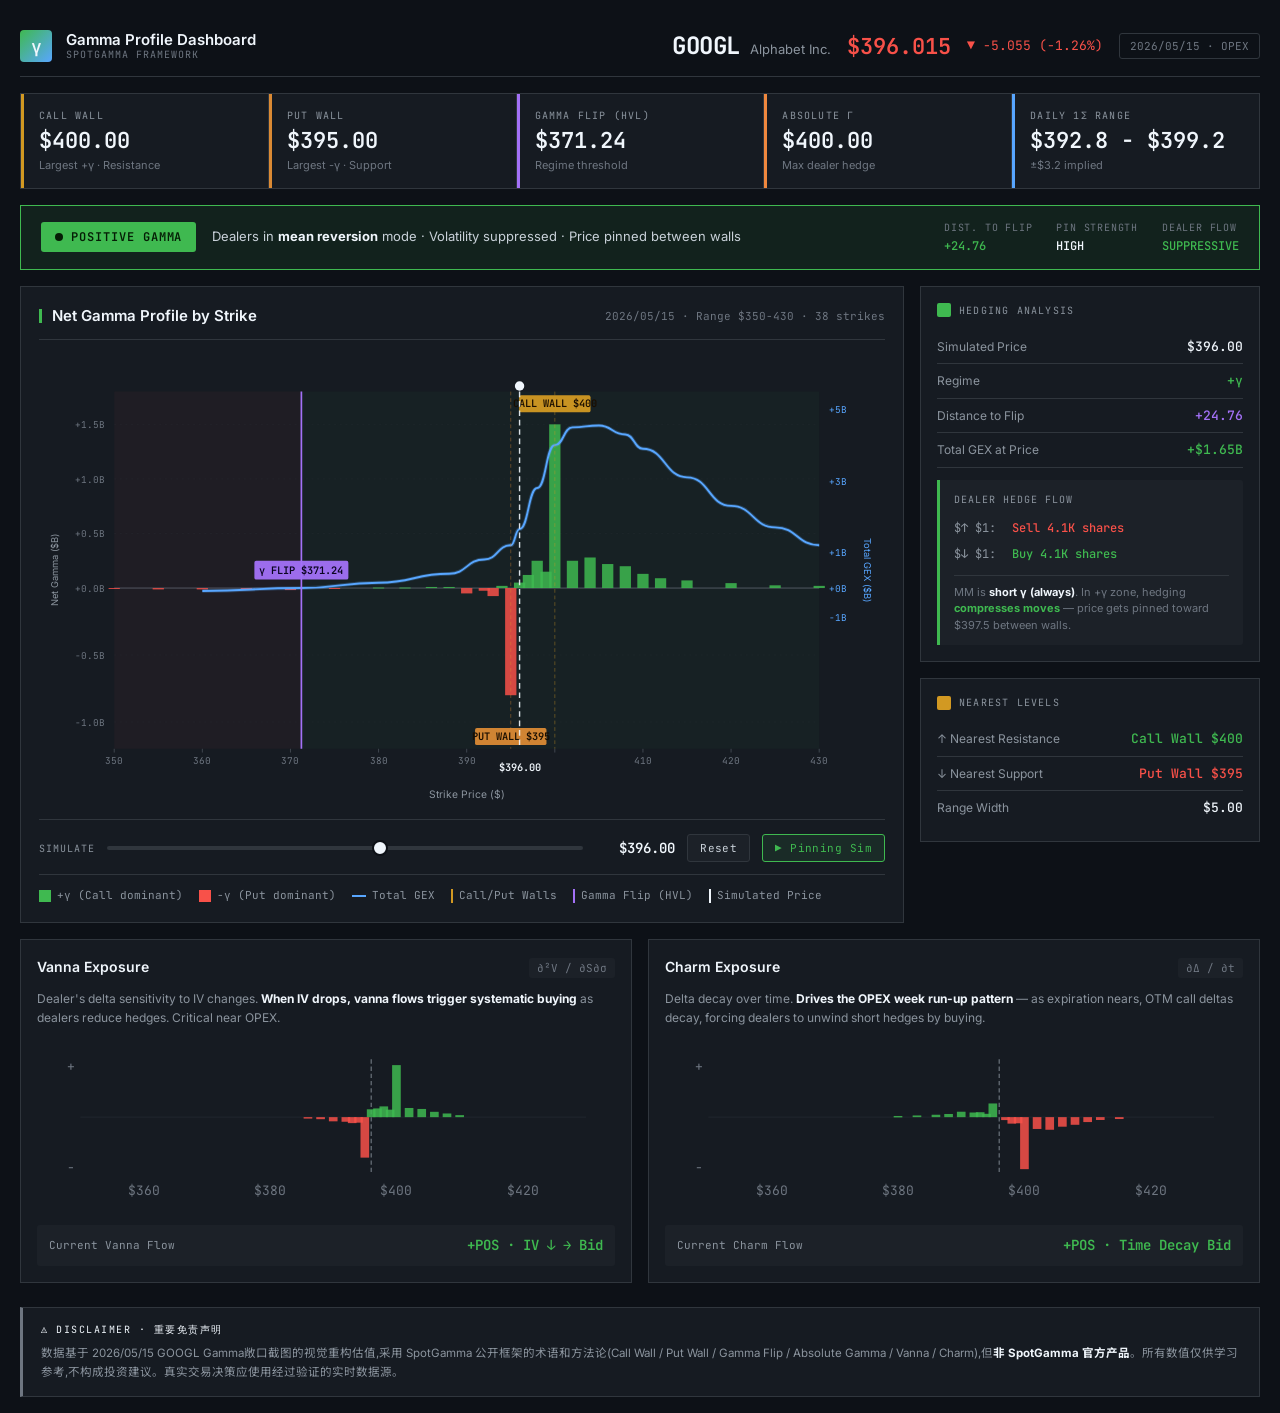
<file: gamma-profile/index.html>
<!DOCTYPE html>
<html lang="zh-CN" data-theme="dark">
<head>
  <meta charset="UTF-8" />
  <meta name="viewport" content="width=device-width, initial-scale=1.0" />
  <title>GOOGL · Gamma Profile (SpotGamma Framework)</title>
  <link rel="preconnect" href="https://fonts.googleapis.com" />
  <link rel="preconnect" href="https://fonts.gstatic.com" crossorigin />
  <link href="https://fonts.googleapis.com/css2?family=Inter:wght@400;500;600;700&family=JetBrains+Mono:wght@400;500;600&family=Noto+Sans+SC:wght@400;500;600&display=swap" rel="stylesheet" />
  <style>
    /* ============================================
       SpotGamma-inspired color system
    ============================================ */
    :root {
      --bg: #0d1117;
      --bg-elev: #161b22;
      --surface: #1c2128;
      --surface-2: #22272e;
      --border: #30363d;
      --border-strong: #444c56;
      --text: #c9d1d9;
      --text-bright: #f0f6fc;
      --text-muted: #8b949e;
      --text-subtle: #6e7681;

      /* SpotGamma color convention: Green = positive gamma, Red = negative */
      --positive: #3fb950;
      --positive-dim: #238636;
      --positive-soft: rgba(63,185,80,0.10);
      --negative: #f85149;
      --negative-dim: #da3633;
      --negative-soft: rgba(248,81,73,0.10);

      /* Key level colors */
      --call-wall: #d29922;
      --put-wall: #db8a34;
      --flip: #a371f7;
      --flip-soft: rgba(163,113,247,0.12);
      --abs-gamma: #f0883e;

      /* Chart accents */
      --gex-curve: #58a6ff;
      --price-line: #f0f6fc;
    }

    * { box-sizing: border-box; margin: 0; padding: 0; }

    body {
      font-family: 'Inter', 'Noto Sans SC', system-ui, sans-serif;
      background: var(--bg);
      color: var(--text);
      min-height: 100vh;
      -webkit-font-smoothing: antialiased;
      line-height: 1.5;
    }

    .container {
      max-width: 1440px;
      margin: 0 auto;
      padding: 16px 20px;
    }

    /* ============================================
       Top bar
    ============================================ */
    .topbar {
      display: flex;
      align-items: center;
      justify-content: space-between;
      padding: 12px 0;
      border-bottom: 1px solid var(--border);
      margin-bottom: 16px;
      flex-wrap: wrap;
      gap: 16px;
    }

    .brand {
      display: flex;
      align-items: center;
      gap: 14px;
    }

    .brand-logo {
      width: 32px;
      height: 32px;
      background: linear-gradient(135deg, var(--positive) 0%, var(--gex-curve) 100%);
      position: relative;
      border-radius: 4px;
    }

    .brand-logo::after {
      content: 'γ';
      position: absolute;
      inset: 0;
      display: flex;
      align-items: center;
      justify-content: center;
      color: var(--text-bright);
      font-family: 'JetBrains Mono', monospace;
      font-size: 18px;
      font-weight: 600;
    }

    .brand-text {
      display: flex;
      flex-direction: column;
      line-height: 1.2;
    }

    .brand-title {
      font-weight: 600;
      font-size: 15px;
      color: var(--text-bright);
    }

    .brand-sub {
      font-family: 'JetBrains Mono', monospace;
      font-size: 10px;
      letter-spacing: 0.1em;
      color: var(--text-subtle);
      text-transform: uppercase;
    }

    .ticker-block {
      display: flex;
      align-items: center;
      gap: 16px;
      flex-wrap: wrap;
    }

    .ticker-info {
      display: flex;
      align-items: baseline;
      gap: 10px;
    }

    .ticker-symbol {
      font-family: 'JetBrains Mono', monospace;
      font-size: 24px;
      font-weight: 700;
      color: var(--text-bright);
      letter-spacing: -0.02em;
    }

    .ticker-name {
      color: var(--text-muted);
      font-size: 13px;
    }

    .price {
      font-family: 'JetBrains Mono', monospace;
      font-size: 22px;
      font-weight: 600;
      color: var(--negative);
    }

    .change {
      font-family: 'JetBrains Mono', monospace;
      font-size: 13px;
      color: var(--negative);
    }

    .last-update {
      font-family: 'JetBrains Mono', monospace;
      font-size: 11px;
      color: var(--text-subtle);
      padding: 4px 10px;
      border: 1px solid var(--border);
      border-radius: 3px;
    }

    /* ============================================
       Key Levels strip
    ============================================ */
    .key-levels {
      display: grid;
      grid-template-columns: repeat(auto-fit, minmax(180px, 1fr));
      gap: 1px;
      background: var(--border);
      border: 1px solid var(--border);
      margin-bottom: 16px;
    }

    .kl-card {
      background: var(--bg-elev);
      padding: 14px 18px;
      position: relative;
      overflow: hidden;
    }

    .kl-card::before {
      content: '';
      position: absolute;
      top: 0; left: 0; bottom: 0;
      width: 3px;
      background: var(--kl-color, var(--accent));
    }

    .kl-card.call-wall { --kl-color: var(--call-wall); }
    .kl-card.put-wall { --kl-color: var(--put-wall); }
    .kl-card.flip { --kl-color: var(--flip); }
    .kl-card.abs { --kl-color: var(--abs-gamma); }
    .kl-card.range { --kl-color: var(--gex-curve); }

    .kl-label {
      font-family: 'JetBrains Mono', monospace;
      font-size: 10px;
      letter-spacing: 0.12em;
      text-transform: uppercase;
      color: var(--text-muted);
      margin-bottom: 6px;
    }

    .kl-value {
      font-family: 'JetBrains Mono', monospace;
      font-size: 22px;
      font-weight: 600;
      color: var(--text-bright);
      line-height: 1.1;
    }

    .kl-meta {
      font-size: 11px;
      color: var(--text-subtle);
      margin-top: 4px;
    }

    /* ============================================
       Regime banner
    ============================================ */
    .regime-banner {
      display: flex;
      align-items: center;
      justify-content: space-between;
      padding: 14px 20px;
      border: 1px solid;
      margin-bottom: 16px;
      flex-wrap: wrap;
      gap: 16px;
      transition: all 0.3s ease;
    }

    .regime-banner.positive {
      border-color: var(--positive);
      background: var(--positive-soft);
    }

    .regime-banner.negative {
      border-color: var(--negative);
      background: var(--negative-soft);
    }

    .regime-banner.flip-zone {
      border-color: var(--flip);
      background: var(--flip-soft);
    }

    .regime-left {
      display: flex;
      align-items: center;
      gap: 16px;
    }

    .regime-badge {
      display: inline-flex;
      align-items: center;
      gap: 8px;
      padding: 6px 14px;
      border-radius: 3px;
      font-family: 'JetBrains Mono', monospace;
      font-size: 12px;
      font-weight: 600;
      letter-spacing: 0.08em;
    }

    .regime-banner.positive .regime-badge {
      background: var(--positive);
      color: #051d05;
    }

    .regime-banner.negative .regime-badge {
      background: var(--negative);
      color: #1d0505;
    }

    .regime-banner.flip-zone .regime-badge {
      background: var(--flip);
      color: #1a0a2e;
    }

    .regime-pulse {
      width: 8px;
      height: 8px;
      border-radius: 50%;
      background: currentColor;
      animation: pulse 2s ease-in-out infinite;
    }

    @keyframes pulse {
      0%, 100% { opacity: 1; transform: scale(1); }
      50% { opacity: 0.5; transform: scale(1.3); }
    }

    .regime-desc {
      font-size: 13px;
      color: var(--text);
    }

    .regime-desc strong {
      color: var(--text-bright);
    }

    .regime-metrics {
      display: flex;
      gap: 24px;
      font-family: 'JetBrains Mono', monospace;
      font-size: 12px;
      flex-wrap: wrap;
    }

    .regime-metric {
      display: flex;
      flex-direction: column;
      gap: 2px;
    }

    .regime-metric-label {
      font-size: 10px;
      letter-spacing: 0.08em;
      text-transform: uppercase;
      color: var(--text-subtle);
    }

    .regime-metric-value {
      color: var(--text-bright);
      font-weight: 500;
    }

    /* ============================================
       Main grid
    ============================================ */
    .main-grid {
      display: grid;
      grid-template-columns: 1fr;
      gap: 16px;
      margin-bottom: 16px;
    }

    @media (min-width: 1100px) {
      .main-grid {
        grid-template-columns: 1fr 340px;
      }
    }

    /* ============================================
       Chart panel
    ============================================ */
    .panel {
      background: var(--bg-elev);
      border: 1px solid var(--border);
      padding: 18px;
    }

    .panel-header {
      display: flex;
      align-items: center;
      justify-content: space-between;
      margin-bottom: 14px;
      padding-bottom: 12px;
      border-bottom: 1px solid var(--border);
      flex-wrap: wrap;
      gap: 8px;
    }

    .panel-title {
      font-weight: 600;
      font-size: 15px;
      color: var(--text-bright);
      display: flex;
      align-items: center;
      gap: 10px;
    }

    .panel-title::before {
      content: '';
      width: 3px;
      height: 14px;
      background: var(--positive);
    }

    .panel-meta {
      font-family: 'JetBrains Mono', monospace;
      font-size: 11px;
      color: var(--text-subtle);
    }

    .chart-svg {
      width: 100%;
      height: auto;
      display: block;
      cursor: crosshair;
    }

    /* ============================================
       Chart controls
    ============================================ */
    .chart-controls {
      display: flex;
      align-items: center;
      gap: 12px;
      margin-top: 14px;
      padding-top: 14px;
      border-top: 1px solid var(--border);
      flex-wrap: wrap;
    }

    .control-label {
      font-family: 'JetBrains Mono', monospace;
      font-size: 10px;
      letter-spacing: 0.1em;
      text-transform: uppercase;
      color: var(--text-muted);
    }

    .slider-wrap {
      flex: 1;
      min-width: 200px;
      display: flex;
      align-items: center;
      gap: 12px;
    }

    .slider {
      flex: 1;
      -webkit-appearance: none;
      appearance: none;
      height: 4px;
      background: var(--border);
      border-radius: 2px;
      outline: none;
    }

    .slider::-webkit-slider-thumb {
      -webkit-appearance: none;
      width: 16px;
      height: 16px;
      background: var(--text-bright);
      border-radius: 50%;
      cursor: grab;
      border: 2px solid var(--bg);
    }

    .slider::-moz-range-thumb {
      width: 16px;
      height: 16px;
      background: var(--text-bright);
      border-radius: 50%;
      cursor: grab;
      border: 2px solid var(--bg);
    }

    .slider-value {
      font-family: 'JetBrains Mono', monospace;
      font-size: 14px;
      font-weight: 600;
      color: var(--text-bright);
      min-width: 80px;
      text-align: right;
    }

    button {
      font-family: 'JetBrains Mono', monospace;
      font-size: 11px;
      letter-spacing: 0.04em;
      padding: 6px 12px;
      background: var(--surface);
      border: 1px solid var(--border);
      color: var(--text);
      cursor: pointer;
      transition: all 0.15s ease;
      border-radius: 3px;
    }

    button:hover {
      border-color: var(--text-muted);
      color: var(--text-bright);
    }

    button.primary {
      background: var(--positive-soft);
      border-color: var(--positive);
      color: var(--positive);
    }

    button.primary:hover {
      background: var(--positive);
      color: #051d05;
    }

    /* ============================================
       Sidebar (right)
    ============================================ */
    .sidebar {
      display: flex;
      flex-direction: column;
      gap: 16px;
    }

    .sidebar-card {
      background: var(--bg-elev);
      border: 1px solid var(--border);
      padding: 16px;
    }

    .sb-title {
      font-family: 'JetBrains Mono', monospace;
      font-size: 10px;
      letter-spacing: 0.12em;
      text-transform: uppercase;
      color: var(--text-muted);
      margin-bottom: 12px;
      display: flex;
      align-items: center;
      gap: 8px;
    }

    .sb-title-icon {
      width: 14px;
      height: 14px;
      border-radius: 2px;
      background: var(--positive);
    }

    .sb-row {
      display: flex;
      justify-content: space-between;
      align-items: baseline;
      padding: 7px 0;
      font-size: 13px;
      border-bottom: 1px solid var(--border);
    }

    .sb-row:last-child {
      border-bottom: none;
    }

    .sb-label {
      color: var(--text-muted);
      font-size: 12px;
    }

    .sb-value {
      font-family: 'JetBrains Mono', monospace;
      font-weight: 500;
      color: var(--text-bright);
    }

    .sb-value.pos { color: var(--positive); }
    .sb-value.neg { color: var(--negative); }
    .sb-value.flip { color: var(--flip); }

    .hedging-flow {
      margin-top: 12px;
      padding: 12px 14px;
      background: var(--surface);
      border-left: 3px solid var(--positive);
      border-radius: 0 3px 3px 0;
      transition: border-color 0.3s ease;
    }

    .hedging-flow.negative {
      border-left-color: var(--negative);
    }

    .hedging-flow-header {
      font-family: 'JetBrains Mono', monospace;
      font-size: 10px;
      letter-spacing: 0.1em;
      text-transform: uppercase;
      color: var(--text-muted);
      margin-bottom: 8px;
    }

    .hedging-arrow {
      display: flex;
      align-items: center;
      gap: 8px;
      font-size: 12px;
      padding: 4px 0;
      font-family: 'JetBrains Mono', monospace;
    }

    .hedging-arrow .direction {
      color: var(--text-muted);
      min-width: 50px;
    }

    .hedging-arrow .action {
      color: var(--text-bright);
      font-weight: 500;
    }

    .hedging-note {
      font-size: 11px;
      color: var(--text-subtle);
      margin-top: 8px;
      padding-top: 8px;
      border-top: 1px solid var(--border);
      line-height: 1.5;
    }

    /* ============================================
       Secondary metrics (Vanna, Charm)
    ============================================ */
    .metrics-grid {
      display: grid;
      grid-template-columns: 1fr;
      gap: 16px;
      margin-bottom: 16px;
    }

    @media (min-width: 800px) {
      .metrics-grid {
        grid-template-columns: 1fr 1fr;
      }
    }

    .metric-card {
      background: var(--bg-elev);
      border: 1px solid var(--border);
      padding: 16px;
    }

    .metric-header {
      display: flex;
      justify-content: space-between;
      align-items: baseline;
      margin-bottom: 12px;
    }

    .metric-name {
      font-weight: 600;
      font-size: 14px;
      color: var(--text-bright);
    }

    .metric-greek {
      font-family: 'JetBrains Mono', monospace;
      font-size: 11px;
      color: var(--text-subtle);
      padding: 2px 8px;
      background: var(--surface);
      border-radius: 3px;
    }

    .metric-desc {
      font-size: 12px;
      color: var(--text-muted);
      margin-bottom: 14px;
      line-height: 1.55;
    }

    .metric-flow {
      display: flex;
      justify-content: space-between;
      align-items: center;
      padding: 10px 12px;
      background: var(--surface);
      border-radius: 3px;
      margin-top: 10px;
    }

    .metric-flow-label {
      font-family: 'JetBrains Mono', monospace;
      font-size: 11px;
      color: var(--text-muted);
    }

    .metric-flow-value {
      font-family: 'JetBrains Mono', monospace;
      font-weight: 600;
      font-size: 14px;
    }

    .metric-flow-value.pos { color: var(--positive); }
    .metric-flow-value.neg { color: var(--negative); }

    /* ============================================
       Tooltip
    ============================================ */
    .tooltip {
      position: absolute;
      background: rgba(13,17,23,0.97);
      border: 1px solid var(--border-strong);
      padding: 10px 12px;
      font-size: 12px;
      pointer-events: none;
      backdrop-filter: blur(10px);
      -webkit-backdrop-filter: blur(10px);
      transform: translate(-50%, -100%);
      margin-top: -8px;
      opacity: 0;
      transition: opacity 0.12s ease;
      z-index: 100;
      min-width: 160px;
      border-radius: 3px;
    }

    .tooltip.visible { opacity: 1; }

    .tooltip-strike {
      font-family: 'JetBrains Mono', monospace;
      font-size: 14px;
      font-weight: 600;
      color: var(--text-bright);
      margin-bottom: 8px;
      padding-bottom: 6px;
      border-bottom: 1px solid var(--border);
    }

    .tooltip-row {
      display: flex;
      justify-content: space-between;
      gap: 12px;
      font-family: 'JetBrains Mono', monospace;
      font-size: 11px;
      line-height: 1.7;
    }

    .tooltip-row .label { color: var(--text-muted); }

    /* ============================================
       Disclaimer
    ============================================ */
    .disclaimer {
      margin-top: 24px;
      padding: 14px 18px;
      background: var(--bg-elev);
      border: 1px solid var(--border);
      border-left: 3px solid var(--text-subtle);
      font-size: 11.5px;
      line-height: 1.65;
      color: var(--text-muted);
    }

    .disclaimer-title {
      font-family: 'JetBrains Mono', monospace;
      font-size: 10px;
      letter-spacing: 0.15em;
      text-transform: uppercase;
      color: var(--text-bright);
      margin-bottom: 6px;
    }

    /* ============================================
       Legend
    ============================================ */
    .legend {
      display: flex;
      flex-wrap: wrap;
      gap: 16px;
      margin-top: 12px;
      padding-top: 12px;
      border-top: 1px solid var(--border);
      font-family: 'JetBrains Mono', monospace;
      font-size: 11px;
      color: var(--text-muted);
    }

    .legend-item {
      display: inline-flex;
      align-items: center;
      gap: 6px;
      cursor: pointer;
      user-select: none;
      transition: opacity 0.2s;
    }

    .legend-item.disabled { opacity: 0.35; }

    .legend-dot {
      display: inline-block;
      width: 12px;
      height: 12px;
    }

    .legend-dot.line {
      width: 14px;
      height: 2px;
    }

    .legend-dot.vline {
      width: 2px;
      height: 14px;
    }

    /* ============================================
       Responsive
    ============================================ */
    @media (max-width: 640px) {
      .container { padding: 12px; }
      .ticker-symbol { font-size: 20px; }
      .price { font-size: 18px; }
      .kl-value { font-size: 18px; }
      .panel { padding: 14px; }
    }
  </style>
</head>
<body>
  <div class="container">

    <!-- ============================================
         TOP BAR
    ============================================ -->
    <div class="topbar">
      <div class="brand">
        <div class="brand-logo"></div>
        <div class="brand-text">
          <div class="brand-title">Gamma Profile Dashboard</div>
          <div class="brand-sub">SpotGamma Framework</div>
        </div>
      </div>

      <div class="ticker-block">
        <div class="ticker-info">
          <span class="ticker-symbol">GOOGL</span>
          <span class="ticker-name">Alphabet Inc.</span>
        </div>
        <span class="price">$396.015</span>
        <span class="change">▼ -5.055 (-1.26%)</span>
        <span class="last-update">2026/05/15 · OPEX</span>
      </div>
    </div>

    <!-- ============================================
         KEY LEVELS STRIP
    ============================================ -->
    <div class="key-levels">

      <div class="kl-card call-wall">
        <div class="kl-label">CALL WALL</div>
        <div class="kl-value">$400.00</div>
        <div class="kl-meta">Largest +γ · Resistance</div>
      </div>

      <div class="kl-card put-wall">
        <div class="kl-label">PUT WALL</div>
        <div class="kl-value">$395.00</div>
        <div class="kl-meta">Largest -γ · Support</div>
      </div>

      <div class="kl-card flip">
        <div class="kl-label">GAMMA FLIP (HVL)</div>
        <div class="kl-value">$371.24</div>
        <div class="kl-meta">Regime threshold</div>
      </div>

      <div class="kl-card abs">
        <div class="kl-label">ABSOLUTE γ</div>
        <div class="kl-value">$400.00</div>
        <div class="kl-meta">Max dealer hedge</div>
      </div>

      <div class="kl-card range">
        <div class="kl-label">DAILY 1σ RANGE</div>
        <div class="kl-value" id="dailyRangeValue">$392.8 - $399.2</div>
        <div class="kl-meta">±$3.2 implied</div>
      </div>

    </div>

    <!-- ============================================
         REGIME BANNER
    ============================================ -->
    <div class="regime-banner positive" id="regimeBanner">
      <div class="regime-left">
        <div class="regime-badge">
          <span class="regime-pulse"></span>
          <span id="regimeLabel">POSITIVE GAMMA</span>
        </div>
        <div class="regime-desc" id="regimeDesc">
          Dealers in <strong>mean reversion</strong> mode · Volatility suppressed · Price pinned between walls
        </div>
      </div>
      <div class="regime-metrics">
        <div class="regime-metric">
          <span class="regime-metric-label">DIST. TO FLIP</span>
          <span class="regime-metric-value" id="distFlip">+24.78</span>
        </div>
        <div class="regime-metric">
          <span class="regime-metric-label">PIN STRENGTH</span>
          <span class="regime-metric-value" id="pinStrength">HIGH</span>
        </div>
        <div class="regime-metric">
          <span class="regime-metric-label">DEALER FLOW</span>
          <span class="regime-metric-value" id="dealerFlow">SUPPRESSIVE</span>
        </div>
      </div>
    </div>

    <!-- ============================================
         MAIN GRID
    ============================================ -->
    <div class="main-grid">

      <!-- Chart panel -->
      <div class="panel" style="position:relative">
        <div class="panel-header">
          <div class="panel-title">Net Gamma Profile by Strike</div>
          <div class="panel-meta">2026/05/15 · Range $350-430 · 38 strikes</div>
        </div>

        <svg id="chart" class="chart-svg" viewBox="0 0 900 480" preserveAspectRatio="xMidYMid meet"></svg>

        <!-- Tooltip -->
        <div class="tooltip" id="tooltip"></div>

        <!-- Controls -->
        <div class="chart-controls">
          <span class="control-label">SIMULATE</span>
          <div class="slider-wrap">
            <input type="range" id="priceSlider" class="slider" min="350" max="430" step="0.25" value="396.015" />
            <span class="slider-value" id="priceValue">$396.0</span>
          </div>
          <button id="resetBtn">Reset</button>
          <button id="playBtn" class="primary">▶ Pinning Sim</button>
        </div>

        <!-- Legend (clickable) -->
        <div class="legend">
          <div class="legend-item" data-layer="bars-pos">
            <span class="legend-dot" style="background:var(--positive)"></span>+γ (Call dominant)
          </div>
          <div class="legend-item" data-layer="bars-neg">
            <span class="legend-dot" style="background:var(--negative)"></span>-γ (Put dominant)
          </div>
          <div class="legend-item" data-layer="gex">
            <span class="legend-dot line" style="background:var(--gex-curve)"></span>Total GEX
          </div>
          <div class="legend-item" data-layer="walls">
            <span class="legend-dot vline" style="background:var(--call-wall)"></span>Call/Put Walls
          </div>
          <div class="legend-item" data-layer="flip">
            <span class="legend-dot vline" style="background:var(--flip)"></span>Gamma Flip (HVL)
          </div>
          <div class="legend-item" data-layer="price">
            <span class="legend-dot vline" style="background:var(--price-line);border-left:1px dashed var(--price-line)"></span>Simulated Price
          </div>
        </div>
      </div>

      <!-- Sidebar -->
      <div class="sidebar">

        <div class="sidebar-card">
          <div class="sb-title">
            <span class="sb-title-icon"></span>
            HEDGING ANALYSIS
          </div>

          <div class="sb-row">
            <span class="sb-label">Simulated Price</span>
            <span class="sb-value" id="simPrice">$396.02</span>
          </div>
          <div class="sb-row">
            <span class="sb-label">Regime</span>
            <span class="sb-value pos" id="simRegime">+γ</span>
          </div>
          <div class="sb-row">
            <span class="sb-label">Distance to Flip</span>
            <span class="sb-value flip" id="simDistFlip">+24.78</span>
          </div>
          <div class="sb-row">
            <span class="sb-label">Total GEX at Price</span>
            <span class="sb-value pos" id="simGex">+$1.65B</span>
          </div>

          <div class="hedging-flow" id="hedgingFlow">
            <div class="hedging-flow-header">DEALER HEDGE FLOW</div>
            <div class="hedging-arrow">
              <span class="direction">$↑ $1:</span>
              <span class="action" id="hedgeUp">Sell 3.5K shares</span>
            </div>
            <div class="hedging-arrow">
              <span class="direction">$↓ $1:</span>
              <span class="action" id="hedgeDown">Buy 3.5K shares</span>
            </div>
            <div class="hedging-note" id="hedgeNote">
              MM is short γ (always). In +γ zone, hedging compresses moves — price gets pinned toward $397.5 between walls.
            </div>
          </div>
        </div>

        <div class="sidebar-card">
          <div class="sb-title">
            <span class="sb-title-icon" style="background:var(--call-wall)"></span>
            NEAREST LEVELS
          </div>
          <div class="sb-row">
            <span class="sb-label">↑ Nearest Resistance</span>
            <span class="sb-value pos" id="nearestUp">Call Wall $400</span>
          </div>
          <div class="sb-row">
            <span class="sb-label">↓ Nearest Support</span>
            <span class="sb-value neg" id="nearestDown">Put Wall $395</span>
          </div>
          <div class="sb-row">
            <span class="sb-label">Range Width</span>
            <span class="sb-value" id="rangeWidth">$5.00</span>
          </div>
        </div>

      </div>

    </div>

    <!-- ============================================
         SECONDARY METRICS (Vanna, Charm)
    ============================================ -->
    <div class="metrics-grid">

      <div class="metric-card">
        <div class="metric-header">
          <span class="metric-name">Vanna Exposure</span>
          <span class="metric-greek">∂²V / ∂S∂σ</span>
        </div>
        <div class="metric-desc">
          Dealer's delta sensitivity to IV changes. <strong style="color:var(--text-bright)">When IV drops, vanna flows trigger systematic buying</strong> as dealers reduce hedges. Critical near OPEX.
        </div>
        <svg id="vannaChart" viewBox="0 0 400 120" style="width:100%;height:auto;display:block"></svg>
        <div class="metric-flow">
          <span class="metric-flow-label">Current Vanna Flow</span>
          <span class="metric-flow-value pos" id="vannaFlow">+POS · IV ↓ → Bid</span>
        </div>
      </div>

      <div class="metric-card">
        <div class="metric-header">
          <span class="metric-name">Charm Exposure</span>
          <span class="metric-greek">∂Δ / ∂t</span>
        </div>
        <div class="metric-desc">
          Delta decay over time. <strong style="color:var(--text-bright)">Drives the OPEX week run-up pattern</strong> — as expiration nears, OTM call deltas decay, forcing dealers to unwind short hedges by buying.
        </div>
        <svg id="charmChart" viewBox="0 0 400 120" style="width:100%;height:auto;display:block"></svg>
        <div class="metric-flow">
          <span class="metric-flow-label">Current Charm Flow</span>
          <span class="metric-flow-value pos" id="charmFlow">+POS · Time Decay Bid</span>
        </div>
      </div>

    </div>

    <!-- ============================================
         DISCLAIMER
    ============================================ -->
    <div class="disclaimer">
      <div class="disclaimer-title">⚠ DISCLAIMER · 重要免责声明</div>
      数据基于 2026/05/15 GOOGL Gamma敞口截图的视觉重构估值,采用 SpotGamma 公开框架的术语和方法论(Call Wall / Put Wall / Gamma Flip / Absolute Gamma / Vanna / Charm),但<strong style="color:var(--text-bright)">非 SpotGamma 官方产品</strong>。所有数值仅供学习参考,不构成投资建议。真实交易决策应使用经过验证的实时数据源。
    </div>

  </div>

  <script>
    // ============================================
    // DATA — Match the previous chart's structure
    // ============================================
    const STRIKE_DATA = [
      { k: 320, c: 0,     p: 0 },
      { k: 330, c: 0,     p: 0 },
      { k: 340, c: 0,     p: 0.005 },
      { k: 350, c: 0.005, p: 0.01 },
      { k: 355, c: 0.005, p: 0.015 },
      { k: 360, c: 0.01,  p: 0.02 },
      { k: 365, c: 0.015, p: 0.025 },
      { k: 370, c: 0.015, p: 0.03 },
      { k: 375, c: 0.02,  p: 0.025 },
      { k: 380, c: 0.025, p: 0.02 },
      { k: 383, c: 0.03,  p: 0.025 },
      { k: 386, c: 0.04,  p: 0.03 },
      { k: 388, c: 0.05,  p: 0.04 },
      { k: 390, c: 0.06,  p: 0.10 },
      { k: 392, c: 0.07,  p: 0.09 },
      { k: 393, c: 0.07,  p: 0.13 },
      { k: 394, c: 0.10,  p: 0.08 },
      { k: 395, c: 0.25,  p: 1.05 },  // Put Wall
      { k: 396, c: 0.15,  p: 0.10 },
      { k: 397, c: 0.20,  p: 0.08 },
      { k: 398, c: 0.30,  p: 0.05 },
      { k: 399, c: 0.20,  p: 0.05 },
      { k: 400, c: 1.65,  p: 0.15 },  // Call Wall
      { k: 402, c: 0.30,  p: 0.05 },
      { k: 404, c: 0.32,  p: 0.04 },
      { k: 406, c: 0.25,  p: 0.03 },
      { k: 408, c: 0.22,  p: 0.02 },
      { k: 410, c: 0.15,  p: 0.02 },
      { k: 412, c: 0.10,  p: 0.01 },
      { k: 415, c: 0.08,  p: 0.01 },
      { k: 420, c: 0.05,  p: 0.005 },
      { k: 425, c: 0.03,  p: 0.005 },
      { k: 430, c: 0.02,  p: 0 },
      { k: 440, c: 0.015, p: 0 },
      { k: 450, c: 0.01,  p: 0 },
    ];

    const GEX_CURVE = [
      { p: 320, v: -0.20 },
      { p: 340, v: -0.18 },
      { p: 360, v: -0.10 },
      { p: 371.24, v: 0 },
      { p: 380, v: 0.15 },
      { p: 388, v: 0.40 },
      { p: 392, v: 0.80 },
      { p: 395, v: 1.20 },
      { p: 396, v: 1.65 },
      { p: 398, v: 2.80 },
      { p: 400, v: 4.00 },
      { p: 402, v: 4.50 },
      { p: 405, v: 4.55 },
      { p: 408, v: 4.30 },
      { p: 410, v: 3.90 },
      { p: 415, v: 3.10 },
      { p: 420, v: 2.30 },
      { p: 425, v: 1.70 },
      { p: 430, v: 1.20 },
      { p: 440, v: 0.65 },
      { p: 450, v: 0.40 },
    ];

    // Vanna data — peaks near ATM, drops at extremes
    const VANNA_DATA = STRIKE_DATA.map(d => {
      const dist = Math.abs(d.k - 396);
      const intensity = Math.exp(-dist * dist / 200) * (d.c + d.p);
      return { k: d.k, v: intensity * (d.k < 396 ? -1 : 1) * 0.8 };
    });

    // Charm data — peaks at ATM, sign depends on moneyness
    const CHARM_DATA = STRIKE_DATA.map(d => {
      const dist = d.k - 396;
      const intensity = Math.exp(-Math.abs(dist) / 8) * (d.c + d.p);
      return { k: d.k, v: -dist * 0.05 * intensity };
    });

    const ZERO_GAMMA = 371.24;
    const CURRENT_PRICE = 396.015;
    const CALL_WALL = 400;
    const PUT_WALL = 395;
    const IMPLIED_DAILY_MOVE = 3.2;

    // Chart dimensions
    const W = 900;
    const H = 480;
    const M = { top: 40, right: 70, bottom: 60, left: 80 };
    const cw = W - M.left - M.right;
    const ch = H - M.top - M.bottom;
    const ZERO_Y = M.top + ch * 0.55;  // Zero line slightly below center

    // X scale: 350-430
    const xMin = 350, xMax = 430;
    const xScale = (x) => M.left + ((x - xMin) / (xMax - xMin)) * cw;
    const xInverse = (px) => xMin + ((px - M.left) / cw) * (xMax - xMin);

    // Y scales
    const Y_MAX_POS = 1.8;  // Positive gamma scale (上方)
    const Y_MAX_NEG = 1.2;  // Negative gamma scale (下方)
    const Y_MAX_GEX = 5.5;  // GEX scale (right axis)

    const yScaleBar = (v) => {
      if (v >= 0) return ZERO_Y - (v / Y_MAX_POS) * (ZERO_Y - M.top);
      return ZERO_Y + (Math.abs(v) / Y_MAX_NEG) * (M.top + ch - ZERO_Y);
    };

    const yScaleGex = (v) => {
      if (v >= 0) return ZERO_Y - (v / Y_MAX_GEX) * (ZERO_Y - M.top);
      return ZERO_Y + (Math.abs(v) / Y_MAX_GEX) * (M.top + ch - ZERO_Y);
    };

    // Layer visibility
    const layers = {
      'bars-pos': true,
      'bars-neg': true,
      'gex': true,
      'walls': true,
      'flip': true,
      'price': true,
    };

    // ============================================
    // RENDER MAIN CHART
    // ============================================
    const svg = document.getElementById('chart');

    function el(tag, attrs = {}, children = []) {
      const ns = 'http://www.w3.org/2000/svg';
      const e = document.createElementNS(ns, tag);
      for (const [k, v] of Object.entries(attrs)) e.setAttribute(k, v);
      if (typeof children === 'string') e.textContent = children;
      else if (Array.isArray(children)) children.forEach(c => c && e.appendChild(c));
      return e;
    }

    function renderChart() {
      svg.innerHTML = '';

      // ===== Background zones (regime tinting) =====
      const flipX = xScale(ZERO_GAMMA);

      // Below flip: negative gamma zone (red tint)
      if (flipX > M.left) {
        svg.appendChild(el('rect', {
          x: M.left, y: M.top,
          width: Math.min(flipX - M.left, cw),
          height: ch,
          fill: 'rgba(248,81,73,0.04)',
          'pointer-events': 'none'
        }));
      }
      // Above flip: positive gamma zone (green tint)
      if (flipX < M.left + cw) {
        svg.appendChild(el('rect', {
          x: Math.max(flipX, M.left),
          y: M.top,
          width: M.left + cw - Math.max(flipX, M.left),
          height: ch,
          fill: 'rgba(63,185,80,0.04)',
          'pointer-events': 'none'
        }));
      }

      // ===== Horizontal gridlines =====
      [0.5, 1.0, 1.5, -0.5, -1.0].forEach(v => {
        const y = yScaleBar(v);
        if (y > M.top && y < M.top + ch) {
          svg.appendChild(el('line', {
            x1: M.left, x2: M.left + cw,
            y1: y, y2: y,
            stroke: 'var(--border)', 'stroke-width': 0.5,
            'stroke-dasharray': '2 4', opacity: 0.5
          }));
        }
      });

      // Zero baseline
      svg.appendChild(el('line', {
        x1: M.left, x2: M.left + cw,
        y1: ZERO_Y, y2: ZERO_Y,
        stroke: 'var(--text-subtle)', 'stroke-width': 1, opacity: 0.7
      }));

      // ===== Net Gamma Bars =====
      const barWidth = 12;
      STRIKE_DATA.forEach((d) => {
        if (d.k < xMin - 2 || d.k > xMax + 2) return;
        const x = xScale(d.k);
        const net = d.c - d.p;
        if (Math.abs(net) < 0.001) return;

        const isPositive = net > 0;
        const visible = isPositive ? layers['bars-pos'] : layers['bars-neg'];
        if (!visible) return;

        const yTop = isPositive ? yScaleBar(net) : ZERO_Y;
        const barH = isPositive ? (ZERO_Y - yScaleBar(net)) : (yScaleBar(net) - ZERO_Y);

        const bar = el('rect', {
          x: x - barWidth / 2,
          y: yTop,
          width: barWidth,
          height: Math.max(1, barH),
          fill: isPositive ? 'var(--positive)' : 'var(--negative)',
          opacity: 0.85,
          class: 'bar',
          'data-strike': d.k,
          'data-call': d.c.toFixed(3),
          'data-put': d.p.toFixed(3),
          'data-net': net.toFixed(3)
        });
        svg.appendChild(bar);
      });

      // ===== GEX curve =====
      if (layers['gex']) {
        const pts = GEX_CURVE.filter(d => d.p >= xMin - 5 && d.p <= xMax + 5);
        let pathD = '';
        pts.forEach((d, i) => {
          const x = xScale(d.p);
          const y = yScaleGex(d.v);
          if (i === 0) pathD = `M ${x} ${y}`;
          else {
            const prev = pts[i - 1];
            const px = xScale(prev.p);
            const py = yScaleGex(prev.v);
            const mx = (px + x) / 2;
            pathD += ` C ${mx} ${py}, ${mx} ${y}, ${x} ${y}`;
          }
        });

        // Glow
        svg.appendChild(el('path', {
          d: pathD,
          fill: 'none',
          stroke: 'var(--gex-curve)',
          'stroke-width': 4,
          opacity: 0.25,
          'pointer-events': 'none'
        }));
        svg.appendChild(el('path', {
          d: pathD,
          fill: 'none',
          stroke: 'var(--gex-curve)',
          'stroke-width': 2,
          'pointer-events': 'none'
        }));
      }

      // ===== Wall labels =====
      if (layers['walls']) {
        // Call Wall vertical line + label
        const cwX = xScale(CALL_WALL);
        svg.appendChild(el('line', {
          x1: cwX, x2: cwX,
          y1: M.top, y2: M.top + ch,
          stroke: 'var(--call-wall)',
          'stroke-width': 1,
          'stroke-dasharray': '4 3',
          opacity: 0.4
        }));
        svg.appendChild(el('rect', {
          x: cwX - 38, y: M.top + 4,
          width: 76, height: 18,
          fill: 'var(--call-wall)',
          opacity: 0.95,
          rx: 2
        }));
        svg.appendChild(el('text', {
          x: cwX, y: M.top + 16,
          'text-anchor': 'middle',
          fill: '#1a0e00',
          'font-size': 11,
          'font-weight': 600,
          'font-family': 'JetBrains Mono, monospace'
        }, `CALL WALL $${CALL_WALL}`));

        // Put Wall vertical line + label
        const pwX = xScale(PUT_WALL);
        svg.appendChild(el('line', {
          x1: pwX, x2: pwX,
          y1: M.top, y2: M.top + ch,
          stroke: 'var(--put-wall)',
          'stroke-width': 1,
          'stroke-dasharray': '4 3',
          opacity: 0.4
        }));
        svg.appendChild(el('rect', {
          x: pwX - 38, y: M.top + ch - 22,
          width: 76, height: 18,
          fill: 'var(--put-wall)',
          opacity: 0.95,
          rx: 2
        }));
        svg.appendChild(el('text', {
          x: pwX, y: M.top + ch - 9,
          'text-anchor': 'middle',
          fill: '#1a0e00',
          'font-size': 11,
          'font-weight': 600,
          'font-family': 'JetBrains Mono, monospace'
        }, `PUT WALL $${PUT_WALL}`));
      }

      // ===== Gamma Flip (HVL) line =====
      if (layers['flip']) {
        const flipX = xScale(ZERO_GAMMA);
        svg.appendChild(el('line', {
          x1: flipX, x2: flipX,
          y1: M.top, y2: M.top + ch,
          stroke: 'var(--flip)',
          'stroke-width': 1.8
        }));
        svg.appendChild(el('rect', {
          x: flipX - 50, y: M.top + ch / 2 - 10,
          width: 100, height: 20,
          fill: 'var(--flip)',
          opacity: 0.95,
          rx: 2
        }));
        svg.appendChild(el('text', {
          x: flipX, y: M.top + ch / 2 + 4,
          'text-anchor': 'middle',
          fill: '#0a0420',
          'font-size': 11,
          'font-weight': 600,
          'font-family': 'JetBrains Mono, monospace'
        }, `γ FLIP $${ZERO_GAMMA}`));
      }

      // ===== Current simulated price line =====
      if (layers['price']) {
        const priceVal = parseFloat(document.getElementById('priceSlider').value);
        const px = xScale(priceVal);
        svg.appendChild(el('line', {
          x1: px, x2: px,
          y1: M.top, y2: M.top + ch,
          stroke: 'var(--price-line)',
          'stroke-width': 1.5,
          'stroke-dasharray': '6 4',
          opacity: 0.9
        }));
        svg.appendChild(el('circle', {
          cx: px, cy: M.top - 6,
          r: 5,
          fill: 'var(--price-line)'
        }));
        svg.appendChild(el('text', {
          x: px, y: M.top + ch + 24,
          'text-anchor': 'middle',
          fill: 'var(--price-line)',
          'font-size': 11,
          'font-family': 'JetBrains Mono, monospace',
          'font-weight': 600
        }, `$${priceVal.toFixed(2)}`));
      }

      // ===== X-axis ticks =====
      const xTicks = [350, 360, 370, 380, 390, 400, 410, 420, 430];
      xTicks.forEach(t => {
        if (t < xMin || t > xMax) return;
        const x = xScale(t);
        svg.appendChild(el('line', {
          x1: x, x2: x,
          y1: M.top + ch, y2: M.top + ch + 4,
          stroke: 'var(--text-subtle)', 'stroke-width': 0.5
        }));
        if (![CALL_WALL, PUT_WALL].includes(t)) {
          svg.appendChild(el('text', {
            x: x, y: M.top + ch + 16,
            'text-anchor': 'middle',
            fill: 'var(--text-subtle)',
            'font-size': 10,
            'font-family': 'JetBrains Mono, monospace'
          }, t.toString()));
        }
      });
      svg.appendChild(el('text', {
        x: M.left + cw / 2, y: H - 8,
        'text-anchor': 'middle',
        fill: 'var(--text-muted)',
        'font-size': 11
      }, 'Strike Price ($)'));

      // ===== Y-axis left (Net Gamma) =====
      [1.5, 1.0, 0.5, 0, -0.5, -1.0].forEach(v => {
        if (v > Y_MAX_POS || v < -Y_MAX_NEG) return;
        const y = yScaleBar(v);
        svg.appendChild(el('text', {
          x: M.left - 10, y: y + 4,
          'text-anchor': 'end',
          fill: 'var(--text-subtle)',
          'font-size': 10,
          'font-family': 'JetBrains Mono, monospace'
        }, (v >= 0 ? '+' : '') + v.toFixed(1) + 'B'));
      });
      svg.appendChild(el('text', {
        x: 20, y: M.top + ch / 2,
        'text-anchor': 'middle',
        fill: 'var(--text-muted)',
        'font-size': 10,
        transform: `rotate(-90, 20, ${M.top + ch / 2})`
      }, 'Net Gamma ($B)'));

      // ===== Y-axis right (Total GEX) =====
      [5, 3, 1, 0, -1].forEach(v => {
        if (v > Y_MAX_GEX || v < -Y_MAX_GEX) return;
        const y = yScaleGex(v);
        svg.appendChild(el('text', {
          x: M.left + cw + 10, y: y + 4,
          'text-anchor': 'start',
          fill: 'var(--gex-curve)',
          'font-size': 10,
          'font-family': 'JetBrains Mono, monospace'
        }, (v >= 0 ? '+' : '') + v.toFixed(0) + 'B'));
      });
      svg.appendChild(el('text', {
        x: W - 22, y: M.top + ch / 2,
        'text-anchor': 'middle',
        fill: 'var(--gex-curve)',
        'font-size': 10,
        transform: `rotate(90, ${W - 22}, ${M.top + ch / 2})`
      }, 'Total GEX ($B)'));
    }

    // ============================================
    // SECONDARY CHARTS (Vanna, Charm)
    // ============================================
    function renderSubChart(svgId, data, color, peakLabel) {
      const subSvg = document.getElementById(svgId);
      subSvg.innerHTML = '';

      const sW = 400, sH = 120;
      const sM = { top: 12, right: 20, bottom: 28, left: 30 };
      const scw = sW - sM.left - sM.right;
      const sch = sH - sM.top - sM.bottom;
      const sZeroY = sM.top + sch / 2;

      const xSub = (x) => sM.left + ((x - xMin) / (xMax - xMin)) * scw;
      const maxV = Math.max(...data.map(d => Math.abs(d.v)));
      const ySub = (v) => sZeroY - (v / maxV) * (sch / 2 - 4);

      // Zero line
      const ns = 'http://www.w3.org/2000/svg';
      function se(tag, attrs, text) {
        const e = document.createElementNS(ns, tag);
        for (const [k, v] of Object.entries(attrs)) e.setAttribute(k, v);
        if (text) e.textContent = text;
        return e;
      }

      subSvg.appendChild(se('line', {
        x1: sM.left, x2: sM.left + scw,
        y1: sZeroY, y2: sZeroY,
        stroke: 'var(--border)', 'stroke-width': 0.5, opacity: 0.6
      }));

      // Current price line
      const px = xSub(CURRENT_PRICE);
      subSvg.appendChild(se('line', {
        x1: px, x2: px,
        y1: sM.top, y2: sM.top + sch,
        stroke: 'var(--text-muted)',
        'stroke-width': 1,
        'stroke-dasharray': '3 2',
        opacity: 0.6
      }));

      // Bars
      const barW = 6;
      data.forEach(d => {
        if (d.k < xMin || d.k > xMax || Math.abs(d.v) < maxV * 0.02) return;
        const x = xSub(d.k);
        const y = d.v >= 0 ? ySub(d.v) : sZeroY;
        const h = Math.abs(ySub(d.v) - sZeroY);
        subSvg.appendChild(se('rect', {
          x: x - barW / 2,
          y, width: barW, height: Math.max(1, h),
          fill: d.v >= 0 ? 'var(--positive)' : 'var(--negative)',
          opacity: 0.85
        }));
      });

      // X labels
      [360, 380, 400, 420].forEach(t => {
        const x = xSub(t);
        subSvg.appendChild(se('text', {
          x, y: sM.top + sch + 14,
          'text-anchor': 'middle',
          fill: 'var(--text-subtle)',
          'font-size': 9,
          'font-family': 'JetBrains Mono, monospace'
        }, '$' + t));
      });

      // Y labels
      subSvg.appendChild(se('text', {
        x: sM.left - 4, y: sM.top + 8,
        'text-anchor': 'end',
        fill: 'var(--text-subtle)',
        'font-size': 9,
        'font-family': 'JetBrains Mono, monospace'
      }, '+'));
      subSvg.appendChild(se('text', {
        x: sM.left - 4, y: sM.top + sch - 2,
        'text-anchor': 'end',
        fill: 'var(--text-subtle)',
        'font-size': 9,
        'font-family': 'JetBrains Mono, monospace'
      }, '−'));
    }

    // ============================================
    // INTERPOLATE GEX
    // ============================================
    function gexAt(price) {
      for (let i = 0; i < GEX_CURVE.length - 1; i++) {
        const a = GEX_CURVE[i];
        const b = GEX_CURVE[i + 1];
        if (price >= a.p && price <= b.p) {
          const t = (price - a.p) / (b.p - a.p);
          return a.v + t * (b.v - a.v);
        }
      }
      if (price < GEX_CURVE[0].p) return GEX_CURVE[0].v;
      return GEX_CURVE[GEX_CURVE.length - 1].v;
    }

    function nearestLevel(price, direction) {
      // Returns nearest call wall or put wall
      const candidates = [
        { k: CALL_WALL, type: 'call' },
        { k: PUT_WALL, type: 'put' }
      ];
      let best = null;
      candidates.forEach(c => {
        if (direction === 'up' && c.k > price) {
          if (!best || c.k < best.k) best = c;
        } else if (direction === 'down' && c.k < price) {
          if (!best || c.k > best.k) best = c;
        }
      });
      return best;
    }

    // ============================================
    // UPDATE UI
    // ============================================
    function updateUI() {
      const price = parseFloat(document.getElementById('priceSlider').value);
      const gex = gexAt(price);
      const distFlip = price - ZERO_GAMMA;
      const isPositive = gex >= 0;

      // Slider value
      document.getElementById('priceValue').textContent = '$' + price.toFixed(2);

      // Regime banner
      const banner = document.getElementById('regimeBanner');
      const regimeLabel = document.getElementById('regimeLabel');
      const regimeDesc = document.getElementById('regimeDesc');
      const distFlipEl = document.getElementById('distFlip');
      const pinStrengthEl = document.getElementById('pinStrength');
      const dealerFlowEl = document.getElementById('dealerFlow');

      // Determine regime
      const inFlipZone = Math.abs(distFlip) < 3;
      banner.className = 'regime-banner ' + (inFlipZone ? 'flip-zone' : (isPositive ? 'positive' : 'negative'));

      if (inFlipZone) {
        regimeLabel.textContent = 'FLIP ZONE';
        regimeDesc.innerHTML = '<strong>Critical regime threshold</strong> · Volatility regime unstable · Any catalyst can flip mode';
      } else if (isPositive) {
        regimeLabel.textContent = 'POSITIVE GAMMA';
        regimeDesc.innerHTML = 'Dealers in <strong>mean reversion</strong> mode · Volatility suppressed · Price pinned between walls';
      } else {
        regimeLabel.textContent = 'NEGATIVE GAMMA';
        regimeDesc.innerHTML = 'Dealers in <strong>momentum chase</strong> mode · Volatility amplified · Trend acceleration risk';
      }

      distFlipEl.textContent = (distFlip >= 0 ? '+' : '') + distFlip.toFixed(2);
      distFlipEl.style.color = isPositive ? 'var(--positive)' : 'var(--negative)';

      // Pin strength
      const inWallRange = price >= PUT_WALL - 2 && price <= CALL_WALL + 2;
      pinStrengthEl.textContent = inWallRange ? 'HIGH' : (isPositive ? 'MED' : 'LOW');

      // Dealer flow
      dealerFlowEl.textContent = isPositive ? 'SUPPRESSIVE' : 'AMPLIFICATIVE';
      dealerFlowEl.style.color = isPositive ? 'var(--positive)' : 'var(--negative)';

      // Sidebar info
      document.getElementById('simPrice').textContent = '$' + price.toFixed(2);
      const simRegime = document.getElementById('simRegime');
      simRegime.textContent = isPositive ? '+γ' : '-γ';
      simRegime.className = 'sb-value ' + (isPositive ? 'pos' : 'neg');

      document.getElementById('simDistFlip').textContent = (distFlip >= 0 ? '+' : '') + distFlip.toFixed(2);

      const simGex = document.getElementById('simGex');
      simGex.textContent = (gex >= 0 ? '+' : '') + '$' + Math.abs(gex).toFixed(2) + 'B';
      simGex.className = 'sb-value ' + (isPositive ? 'pos' : 'neg');

      // Hedging flow card
      const hedgingFlow = document.getElementById('hedgingFlow');
      const hedgeUp = document.getElementById('hedgeUp');
      const hedgeDown = document.getElementById('hedgeDown');
      const hedgeNote = document.getElementById('hedgeNote');

      const force = Math.min(Math.abs(gex), 4) * 2.5;

      if (isPositive) {
        hedgingFlow.className = 'hedging-flow';
        hedgeUp.textContent = `Sell ${force.toFixed(1)}K shares`;
        hedgeUp.style.color = 'var(--negative)';
        hedgeDown.textContent = `Buy ${force.toFixed(1)}K shares`;
        hedgeDown.style.color = 'var(--positive)';
        hedgeNote.innerHTML = 'MM is <strong style="color:var(--text-bright)">short γ (always)</strong>. In +γ zone, hedging <strong style="color:var(--positive)">compresses moves</strong> — price gets pinned toward $397.5 between walls.';
      } else {
        hedgingFlow.className = 'hedging-flow negative';
        hedgeUp.textContent = `Buy ${force.toFixed(1)}K shares`;
        hedgeUp.style.color = 'var(--positive)';
        hedgeDown.textContent = `Sell ${force.toFixed(1)}K shares`;
        hedgeDown.style.color = 'var(--negative)';
        hedgeNote.innerHTML = 'MM is <strong style="color:var(--text-bright)">short γ (always)</strong>. In -γ zone, hedging <strong style="color:var(--negative)">amplifies moves</strong> — feedback loop drives trend acceleration.';
      }

      // Nearest levels
      const up = nearestLevel(price, 'up');
      const down = nearestLevel(price, 'down');
      const nearestUpEl = document.getElementById('nearestUp');
      const nearestDownEl = document.getElementById('nearestDown');

      if (up) {
        nearestUpEl.textContent = `${up.type === 'call' ? 'Call Wall' : 'Put Wall'} $${up.k}`;
      } else {
        nearestUpEl.textContent = 'None';
      }

      if (down) {
        nearestDownEl.textContent = `${down.type === 'call' ? 'Call Wall' : 'Put Wall'} $${down.k}`;
      } else {
        nearestDownEl.textContent = 'None';
      }

      const range = up && down ? (up.k - down.k) : null;
      document.getElementById('rangeWidth').textContent = range ? `$${range.toFixed(2)}` : 'N/A';
    }

    // ============================================
    // INTERACTIONS
    // ============================================
    document.getElementById('priceSlider').addEventListener('input', () => {
      renderChart();
      updateUI();
    });

    document.getElementById('resetBtn').addEventListener('click', () => {
      document.getElementById('priceSlider').value = CURRENT_PRICE;
      renderChart();
      updateUI();
    });

    // Click on chart to set price
    svg.addEventListener('click', (e) => {
      const rect = svg.getBoundingClientRect();
      const scale = W / rect.width;
      const vbX = (e.clientX - rect.left) * scale;
      if (vbX < M.left || vbX > M.left + cw) return;
      const price = xInverse(vbX);
      if (price < 350 || price > 430) return;
      document.getElementById('priceSlider').value = price.toFixed(2);
      renderChart();
      updateUI();
    });

    // Tooltip
    const tooltip = document.getElementById('tooltip');
    svg.addEventListener('mousemove', (e) => {
      if (e.target.classList && e.target.classList.contains('bar')) {
        const t = e.target;
        const k = t.dataset.strike;
        const c = parseFloat(t.dataset.call);
        const p = parseFloat(t.dataset.put);
        const net = parseFloat(t.dataset.net);
        tooltip.innerHTML = `
          <div class="tooltip-strike">Strike $${k}</div>
          <div class="tooltip-row"><span class="label">Call γ:</span><span style="color:var(--positive)">+${c.toFixed(2)}B</span></div>
          <div class="tooltip-row"><span class="label">Put γ:</span><span style="color:var(--negative)">-${p.toFixed(2)}B</span></div>
          <div class="tooltip-row" style="margin-top:4px;padding-top:4px;border-top:1px solid var(--border)"><span class="label">Net:</span><span style="color:${net >= 0 ? 'var(--positive)' : 'var(--negative)'}">${net >= 0 ? '+' : ''}${net.toFixed(2)}B</span></div>
        `;
        const rect = svg.getBoundingClientRect();
        const parentRect = svg.parentElement.getBoundingClientRect();
        tooltip.style.left = (e.clientX - parentRect.left) + 'px';
        tooltip.style.top = (e.clientY - parentRect.top) + 'px';
        tooltip.classList.add('visible');
      } else {
        tooltip.classList.remove('visible');
      }
    });

    svg.addEventListener('mouseleave', () => {
      tooltip.classList.remove('visible');
    });

    // Legend toggles
    document.querySelectorAll('.legend-item').forEach(item => {
      item.addEventListener('click', () => {
        const layer = item.dataset.layer;
        layers[layer] = !layers[layer];
        item.classList.toggle('disabled', !layers[layer]);
        renderChart();
      });
    });

    // ============================================
    // PINNING ANIMATION
    // ============================================
    let animationId = null;
    let animPrice = CURRENT_PRICE;
    let animVelocity = 0;

    document.getElementById('playBtn').addEventListener('click', function () {
      if (animationId) {
        cancelAnimationFrame(animationId);
        animationId = null;
        this.textContent = '▶ Pinning Sim';
        return;
      }
      this.textContent = '⏸ Stop';
      animPrice = parseFloat(document.getElementById('priceSlider').value);
      animVelocity = (Math.random() - 0.5) * 0.5;
      runAnimation();
    });

    function runAnimation() {
      const gex = gexAt(animPrice);
      let pullForce = 0;
      if (gex > 0) {
        const target = (CALL_WALL + PUT_WALL) / 2;
        const dist = target - animPrice;
        pullForce = dist * 0.015 * Math.min(gex / 3, 1.5);
      } else {
        pullForce = animVelocity * 0.05;
      }
      const noise = (Math.random() - 0.5) * 0.4;
      animVelocity = animVelocity * 0.92 + pullForce + noise * 0.3;
      animVelocity = Math.max(-1.5, Math.min(1.5, animVelocity));
      animPrice += animVelocity * 0.25;
      animPrice = Math.max(350, Math.min(430, animPrice));

      document.getElementById('priceSlider').value = animPrice.toFixed(2);
      renderChart();
      updateUI();
      animationId = requestAnimationFrame(runAnimation);
    }

    // ============================================
    // INIT
    // ============================================
    renderChart();
    renderSubChart('vannaChart', VANNA_DATA, 'var(--positive)');
    renderSubChart('charmChart', CHARM_DATA, 'var(--positive)');
    updateUI();

    let resizeTimer;
    window.addEventListener('resize', () => {
      clearTimeout(resizeTimer);
      resizeTimer = setTimeout(() => {
        renderChart();
        renderSubChart('vannaChart', VANNA_DATA, 'var(--positive)');
        renderSubChart('charmChart', CHARM_DATA, 'var(--positive)');
      }, 100);
    });
  </script>
</body>
</html>
</file>
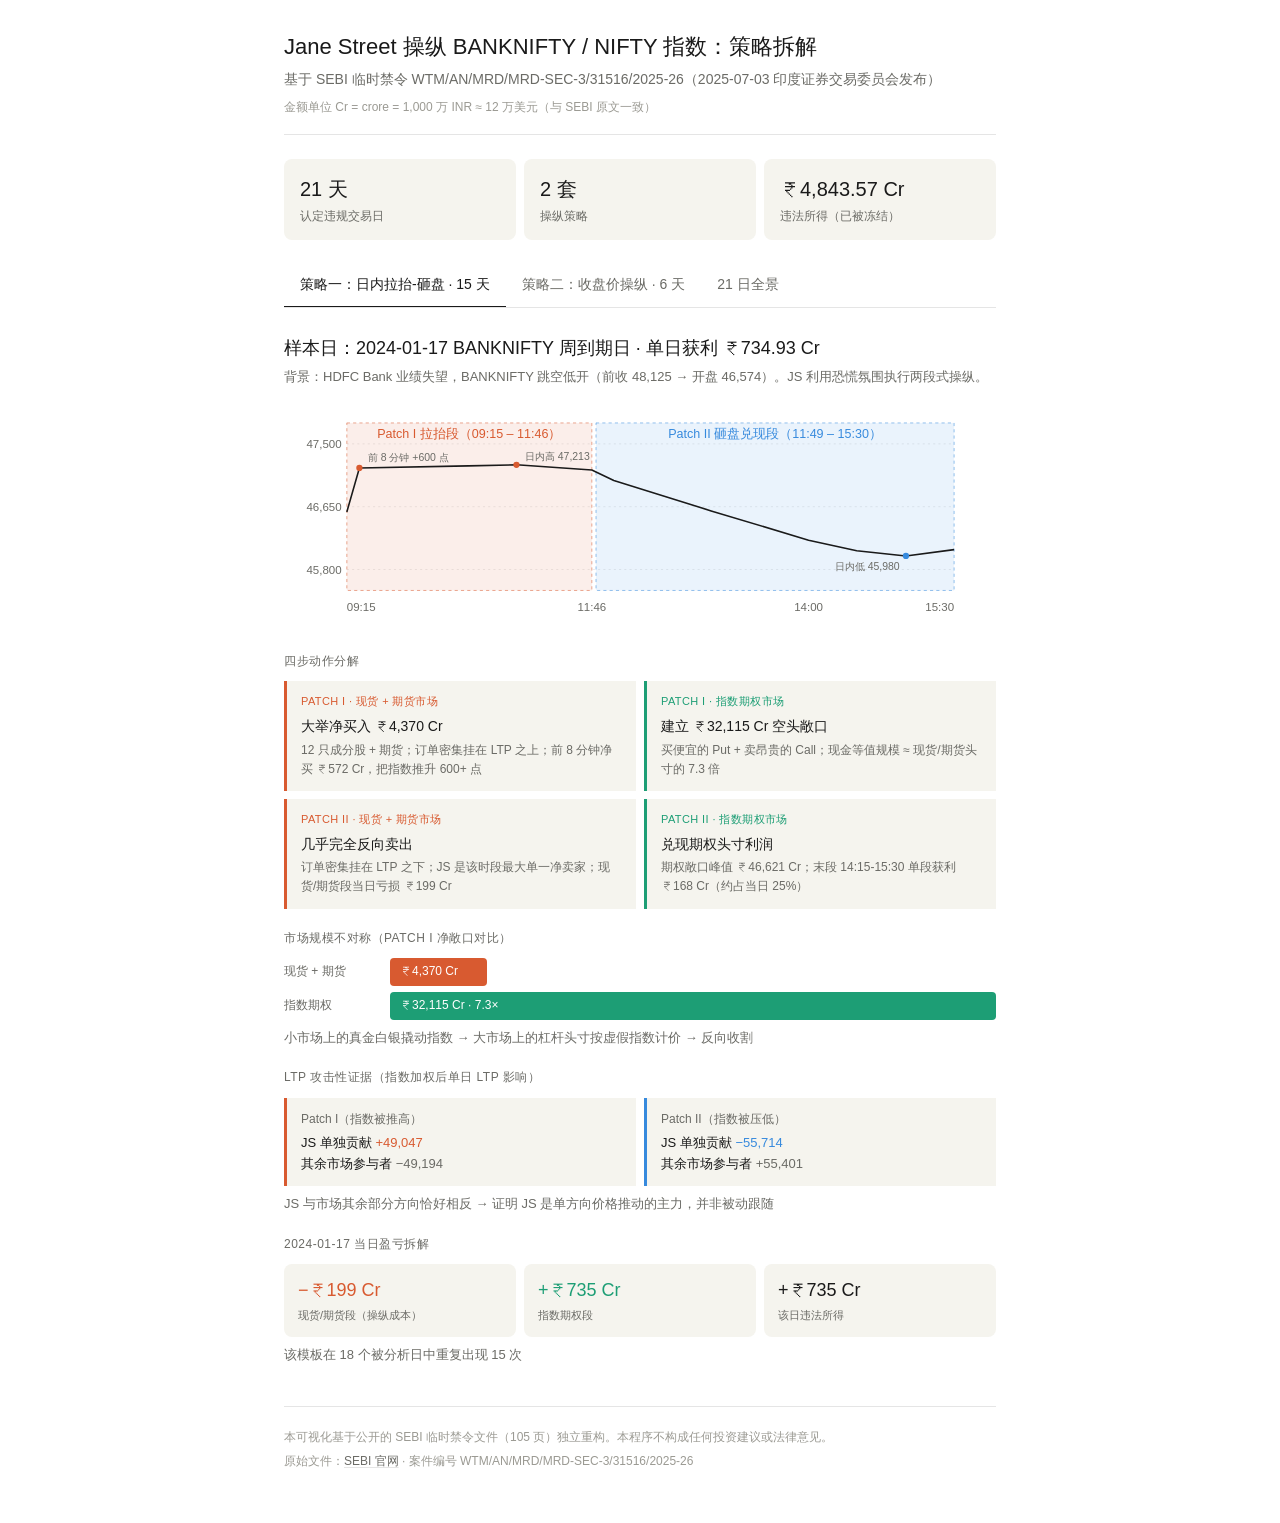
<file: jane-street-viz/index.html>
<!DOCTYPE html>
<html lang="zh-CN">
<head>
  <meta charset="UTF-8">
  <meta name="viewport" content="width=device-width, initial-scale=1.0">
  <meta name="description" content="基于 SEBI 临时禁令对 Jane Street 操纵 BANKNIFTY/NIFTY 指数的交互式拆解可视化">
  <meta name="author" content="Independent reconstruction">
  <title>Jane Street 操纵指数策略拆解 · SEBI 调查可视化</title>
  <link rel="stylesheet" href="styles.css">
</head>
<body>
  <main class="container">
    <header class="page-header">
      <h1>Jane Street 操纵 BANKNIFTY / NIFTY 指数：策略拆解</h1>
      <p class="page-sub">基于 SEBI 临时禁令 WTM/AN/MRD/MRD-SEC-3/31516/2025-26（2025-07-03 印度证券交易委员会发布）</p>
      <p class="page-meta">金额单位 Cr = crore = 1,000 万 INR ≈ 12 万美元（与 SEBI 原文一致）</p>
    </header>

    <section class="summary">
      <div class="summary-card">
        <div class="summary-num">21 天</div>
        <div class="summary-lbl">认定违规交易日</div>
      </div>
      <div class="summary-card">
        <div class="summary-num">2 套</div>
        <div class="summary-lbl">操纵策略</div>
      </div>
      <div class="summary-card">
        <div class="summary-num">₹4,843.57 Cr</div>
        <div class="summary-lbl">违法所得（已被冻结）</div>
      </div>
    </section>

    <nav class="tabs" role="tablist">
      <button class="tab active" data-tab="s1" role="tab" aria-selected="true">策略一：日内拉抬-砸盘 · 15 天</button>
      <button class="tab" data-tab="s2" role="tab" aria-selected="false">策略二：收盘价操纵 · 6 天</button>
      <button class="tab" data-tab="all" role="tab" aria-selected="false">21 日全景</button>
    </nav>

    <section class="panel active" id="panel-s1" role="tabpanel">
      <h2>样本日：2024-01-17 BANKNIFTY 周到期日 · 单日获利 ₹734.93 Cr</h2>
      <p class="panel-sub">背景：HDFC Bank 业绩失望，BANKNIFTY 跳空低开（前收 48,125 → 开盘 46,574）。JS 利用恐慌氛围执行两段式操纵。</p>

      <svg viewBox="0 0 680 220" class="chart" role="img">
        <title>2024-01-17 BANKNIFTY 指数走势及 JS 两段操纵</title>
        <desc>上午 Patch I 拉抬至日内高点，下午 Patch II 砸盘至日内低点的指数轨迹</desc>

        <line x1="60" y1="40" x2="640" y2="40" class="chart-grid"/>
        <line x1="60" y1="100" x2="640" y2="100" class="chart-grid"/>
        <line x1="60" y1="160" x2="640" y2="160" class="chart-grid"/>

        <text x="55" y="44" text-anchor="end" class="chart-axis">47,500</text>
        <text x="55" y="104" text-anchor="end" class="chart-axis">46,650</text>
        <text x="55" y="164" text-anchor="end" class="chart-axis">45,800</text>

        <rect x="60" y="20" width="234" height="160" fill="#D85A30" fill-opacity="0.10" stroke="#D85A30" stroke-width="0.5" stroke-dasharray="3 3"/>
        <rect x="298" y="20" width="342" height="160" fill="#378ADD" fill-opacity="0.10" stroke="#378ADD" stroke-width="0.5" stroke-dasharray="3 3"/>

        <text x="177" y="34" text-anchor="middle" class="chart-patch-label" fill="#D85A30">Patch I 拉抬段（09:15 – 11:46）</text>
        <text x="469" y="34" text-anchor="middle" class="chart-patch-label" fill="#378ADD">Patch II 砸盘兑现段（11:49 – 15:30）</text>

        <path d="M 60 105 L 72 63 L 176 61 L 222 60 L 294 65 L 315 75 L 408 104 L 501 132 L 547 142 L 594 147 L 640 141"
              fill="none" class="chart-line" stroke-width="1.5" stroke-linejoin="round"/>

        <circle cx="72" cy="63" r="3" fill="#D85A30"/>
        <circle cx="222" cy="60" r="3" fill="#D85A30"/>
        <circle cx="594" cy="147" r="3" fill="#378ADD"/>

        <text x="80" y="56" class="chart-anno">前 8 分钟 +600 点</text>
        <text x="230" y="55" class="chart-anno">日内高 47,213</text>
        <text x="588" y="160" class="chart-anno" text-anchor="end">日内低 45,980</text>

        <text x="60" y="200" class="chart-axis">09:15</text>
        <text x="294" y="200" class="chart-axis" text-anchor="middle">11:46</text>
        <text x="501" y="200" class="chart-axis" text-anchor="middle">14:00</text>
        <text x="640" y="200" class="chart-axis" text-anchor="end">15:30</text>
      </svg>

      <h3>四步动作分解</h3>
      <div class="step-grid">
        <div class="step step-cf">
          <div class="step-label">Patch I · 现货 + 期货市场</div>
          <div class="step-title">大举净买入 ₹4,370 Cr</div>
          <div class="step-desc">12 只成分股 + 期货；订单密集挂在 LTP 之上；前 8 分钟净买 ₹572 Cr，把指数推升 600+ 点</div>
        </div>
        <div class="step step-opt">
          <div class="step-label">Patch I · 指数期权市场</div>
          <div class="step-title">建立 ₹32,115 Cr 空头敞口</div>
          <div class="step-desc">买便宜的 Put + 卖昂贵的 Call；现金等值规模 ≈ 现货/期货头寸的 7.3 倍</div>
        </div>
        <div class="step step-cf">
          <div class="step-label">Patch II · 现货 + 期货市场</div>
          <div class="step-title">几乎完全反向卖出</div>
          <div class="step-desc">订单密集挂在 LTP 之下；JS 是该时段最大单一净卖家；现货/期货段当日亏损 ₹199 Cr</div>
        </div>
        <div class="step step-opt">
          <div class="step-label">Patch II · 指数期权市场</div>
          <div class="step-title">兑现期权头寸利润</div>
          <div class="step-desc">期权敞口峰值 ₹46,621 Cr；末段 14:15-15:30 单段获利 ₹168 Cr（约占当日 25%）</div>
        </div>
      </div>

      <h3>市场规模不对称（Patch I 净敞口对比）</h3>
      <div>
        <div class="sizebar-wrap">
          <div class="sizebar-label">现货 + 期货</div>
          <div class="sizebar" style="background:#D85A30; width:13.6%;">₹4,370 Cr</div>
        </div>
        <div class="sizebar-wrap">
          <div class="sizebar-label">指数期权</div>
          <div class="sizebar" style="background:#1D9E75; width:100%;">₹32,115 Cr · 7.3×</div>
        </div>
      </div>
      <p class="panel-sub note">小市场上的真金白银撬动指数 → 大市场上的杠杆头寸按虚假指数计价 → 反向收割</p>

      <h3>LTP 攻击性证据（指数加权后单日 LTP 影响）</h3>
      <div class="evidence">
        <div class="evidence-cf">
          <div class="ev-title">Patch I（指数被推高）</div>
          <div class="ev-body">JS 单独贡献 <span class="ev-strong-cf">+49,047</span><br>其余市场参与者 <span class="ev-muted">−49,194</span></div>
        </div>
        <div class="evidence-opt">
          <div class="ev-title">Patch II（指数被压低）</div>
          <div class="ev-body">JS 单独贡献 <span class="ev-strong-opt">−55,714</span><br>其余市场参与者 <span class="ev-muted">+55,401</span></div>
        </div>
      </div>
      <p class="panel-sub note">JS 与市场其余部分方向恰好相反 → 证明 JS 是单方向价格推动的主力，并非被动跟随</p>

      <h3>2024-01-17 当日盈亏拆解</h3>
      <div class="pnl">
        <div class="pnl-cell">
          <div class="pnl-amt loss">−₹199 Cr</div>
          <div class="pnl-lbl">现货/期货段（操纵成本）</div>
        </div>
        <div class="pnl-cell">
          <div class="pnl-amt profit">+₹735 Cr</div>
          <div class="pnl-lbl">指数期权段</div>
        </div>
        <div class="pnl-cell">
          <div class="pnl-amt net">+₹735 Cr</div>
          <div class="pnl-lbl">该日违法所得</div>
        </div>
      </div>
      <p class="panel-sub note">该模板在 18 个被分析日中重复出现 15 次</p>
    </section>

    <section class="panel" id="panel-s2" role="tabpanel">
      <h2>样本日：2024-07-10 BANKNIFTY 周到期日 · 单日获利 ₹225 Cr</h2>
      <p class="panel-sub">特征：上午被动 / 中性交易，最后 60 分钟集中爆发——直接操纵收盘指数</p>

      <svg viewBox="0 0 680 200" class="chart" role="img">
        <title>2024-07-10 BANKNIFTY 指数收盘前砸盘示意</title>
        <desc>上午平稳，14:30 后被强力压低收盘的指数轨迹</desc>

        <line x1="60" y1="40" x2="640" y2="40" class="chart-grid"/>
        <line x1="60" y1="100" x2="640" y2="100" class="chart-grid"/>
        <line x1="60" y1="160" x2="640" y2="160" class="chart-grid"/>

        <text x="55" y="44" text-anchor="end" class="chart-axis">高</text>
        <text x="55" y="164" text-anchor="end" class="chart-axis">低</text>

        <rect x="60" y="20" width="440" height="160" fill="#7F7F7F" fill-opacity="0.05" stroke="#7F7F7F" stroke-width="0.5" stroke-dasharray="3 3" opacity="0.5"/>
        <rect x="500" y="20" width="140" height="160" fill="#D85A30" fill-opacity="0.12" stroke="#D85A30" stroke-width="0.5" stroke-dasharray="3 3"/>

        <text x="280" y="34" text-anchor="middle" class="chart-patch-label chart-patch-muted">上午：被动 / 中性交易</text>
        <text x="570" y="34" text-anchor="middle" class="chart-patch-label" fill="#D85A30">14:30 – 15:30</text>
        <text x="570" y="50" text-anchor="middle" class="chart-anno" fill="#D85A30">集中砸盘</text>

        <path d="M 60 90 L 200 88 L 350 92 L 500 96 L 530 112 L 560 132 L 600 152 L 640 158"
              fill="none" class="chart-line" stroke-width="1.5" stroke-linejoin="round"/>

        <text x="60" y="180" class="chart-axis">09:15</text>
        <text x="500" y="180" class="chart-axis" text-anchor="middle">14:30</text>
        <text x="640" y="180" class="chart-axis" text-anchor="end">15:30</text>
      </svg>

      <h3>两步动作分解</h3>
      <div class="step-grid">
        <div class="step step-cf">
          <div class="step-label">14:30-15:30 · 现货 + 期货</div>
          <div class="step-title">集中抛售 ₹2,800 Cr</div>
          <div class="step-desc">JS 在 11 只成分股期货上占当日全市场约 38%；订单密集挂在 LTP 之下；指数被打压收盘</div>
        </div>
        <div class="step step-opt">
          <div class="step-label">同期 · 当日到期 BANKNIFTY 期权</div>
          <div class="step-title">持有 ₹44,154 Cr 空头敞口</div>
          <div class="step-desc">规模 ≈ 现货/期货端的 16 倍；指数被人为压低 → 期权按下跌结算 → 巨额获利</div>
        </div>
      </div>

      <div class="callout">
        <div class="callout-title">持续违规：2025-05-15 NIFTY 周到期日（看多变体）</div>
        <div class="callout-body">
          在 NSE 于 2025-02-06 发出书面警告函、JS 已书面承诺停止此类交易后，JS 仍重复使用该策略：
          <ul>
            <li>13:26 – 15:30（最后 124 分钟）大举买入 NIFTY 成分股期货 ₹4,911 Cr</li>
            <li>HDFCBANK / ICICIBANK / RELIANCE / INFY / BHARTIARTL 期货上分别占当日全市场 22-23%</li>
            <li>同期持有大量到期 NIFTY 看多期权敞口 → 推升收盘 → 期权获利</li>
            <li>SEBI 据此动用 §11D 紧急权力发出本次临时禁令</li>
          </ul>
        </div>
      </div>
    </section>

    <section class="panel" id="panel-all" role="tabpanel">
      <h2>21 个违规日全景（按日期排序）</h2>
      <p class="panel-sub">条形长度 = 当日违法所得；颜色 = 操纵策略类型；点击任一行查看明细</p>

      <div id="dayChart" class="day-chart"></div>

      <div class="legend">
        <div><span class="legend-dot" style="background:#D85A30;"></span>策略一：日内拉抬-砸盘 · 15 天 · ₹3,914 Cr</div>
        <div><span class="legend-dot" style="background:#BA7517;"></span>策略二：延伸式收盘价操纵 · 6 天 · ₹930 Cr</div>
      </div>

      <div class="detail" id="dayDetail" hidden></div>
    </section>

    <footer class="page-footer">
      <p>本可视化基于公开的 SEBI 临时禁令文件（105 页）独立重构。本程序不构成任何投资建议或法律意见。</p>
      <p>原始文件：<a href="https://www.sebi.gov.in/" target="_blank" rel="noopener">SEBI 官网</a> · 案件编号 WTM/AN/MRD/MRD-SEC-3/31516/2025-26</p>
    </footer>
  </main>

  <script src="app.js"></script>
</body>
</html>
</file>
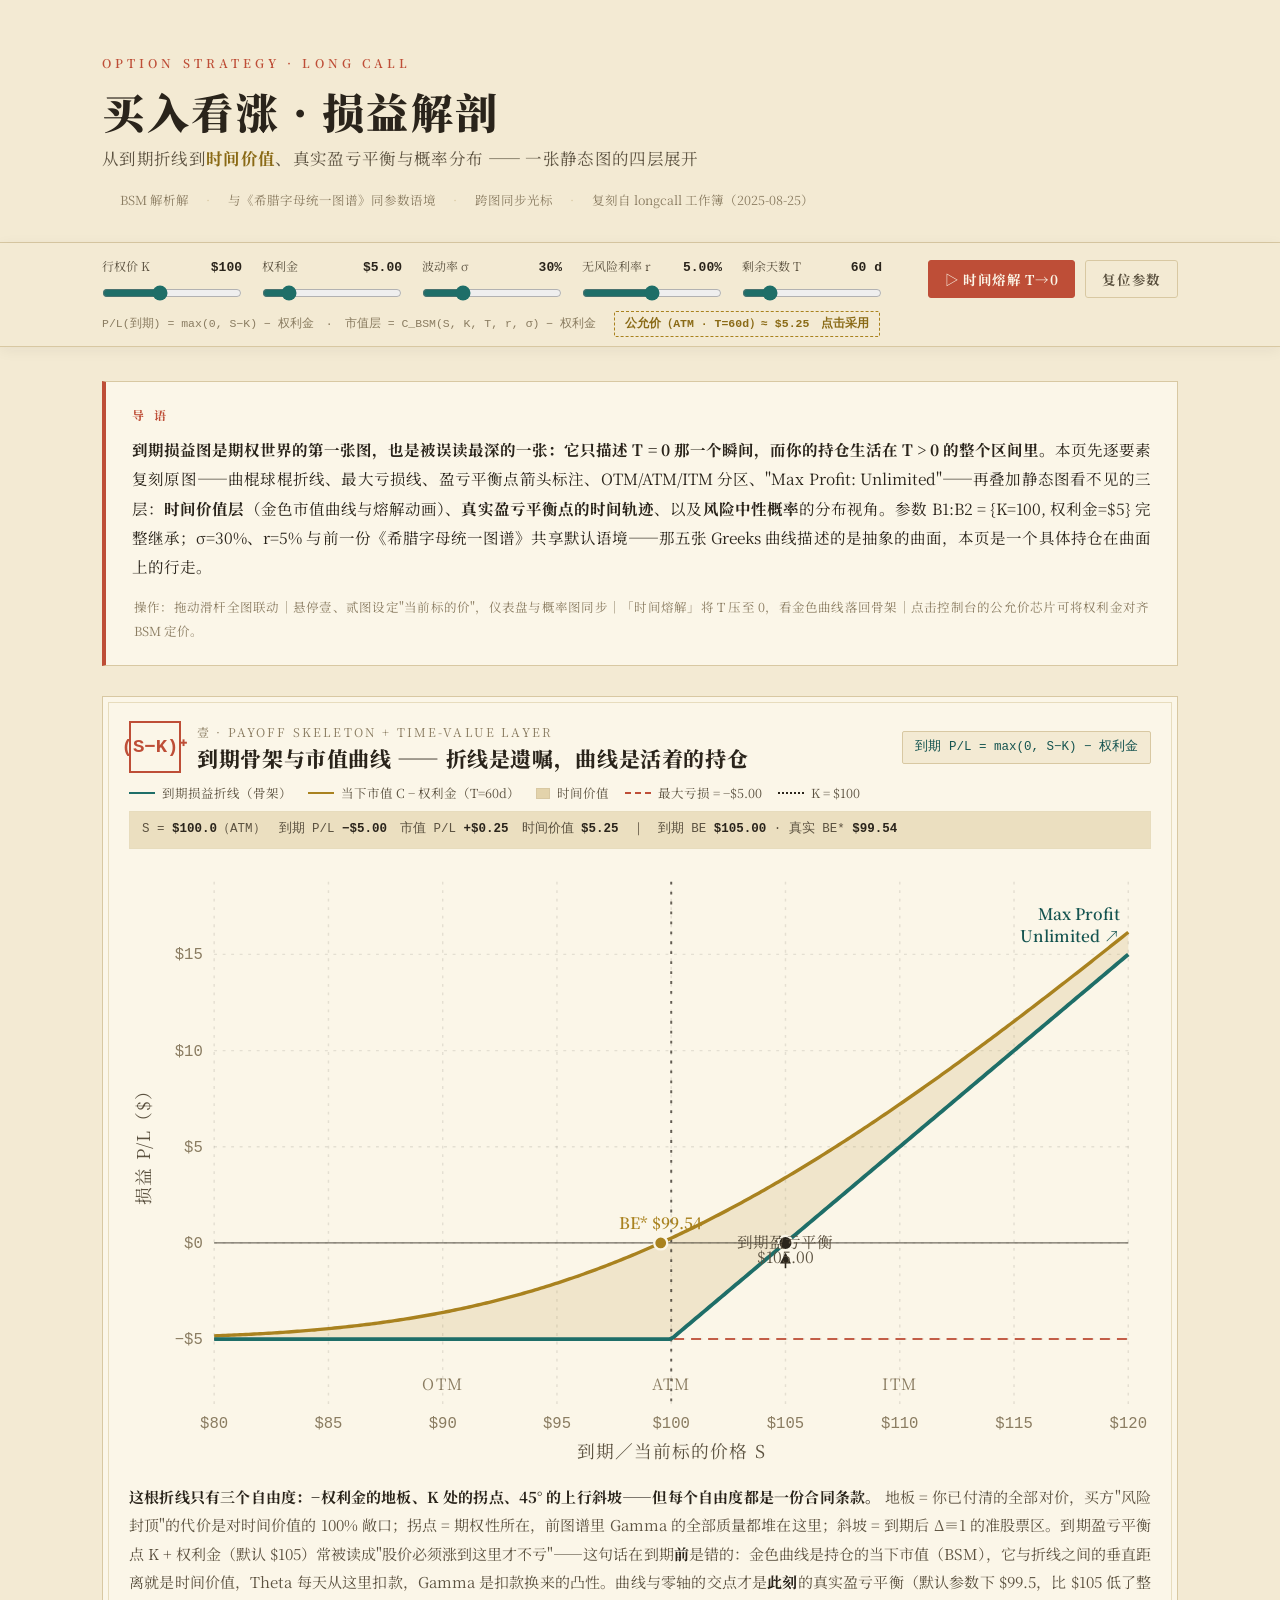
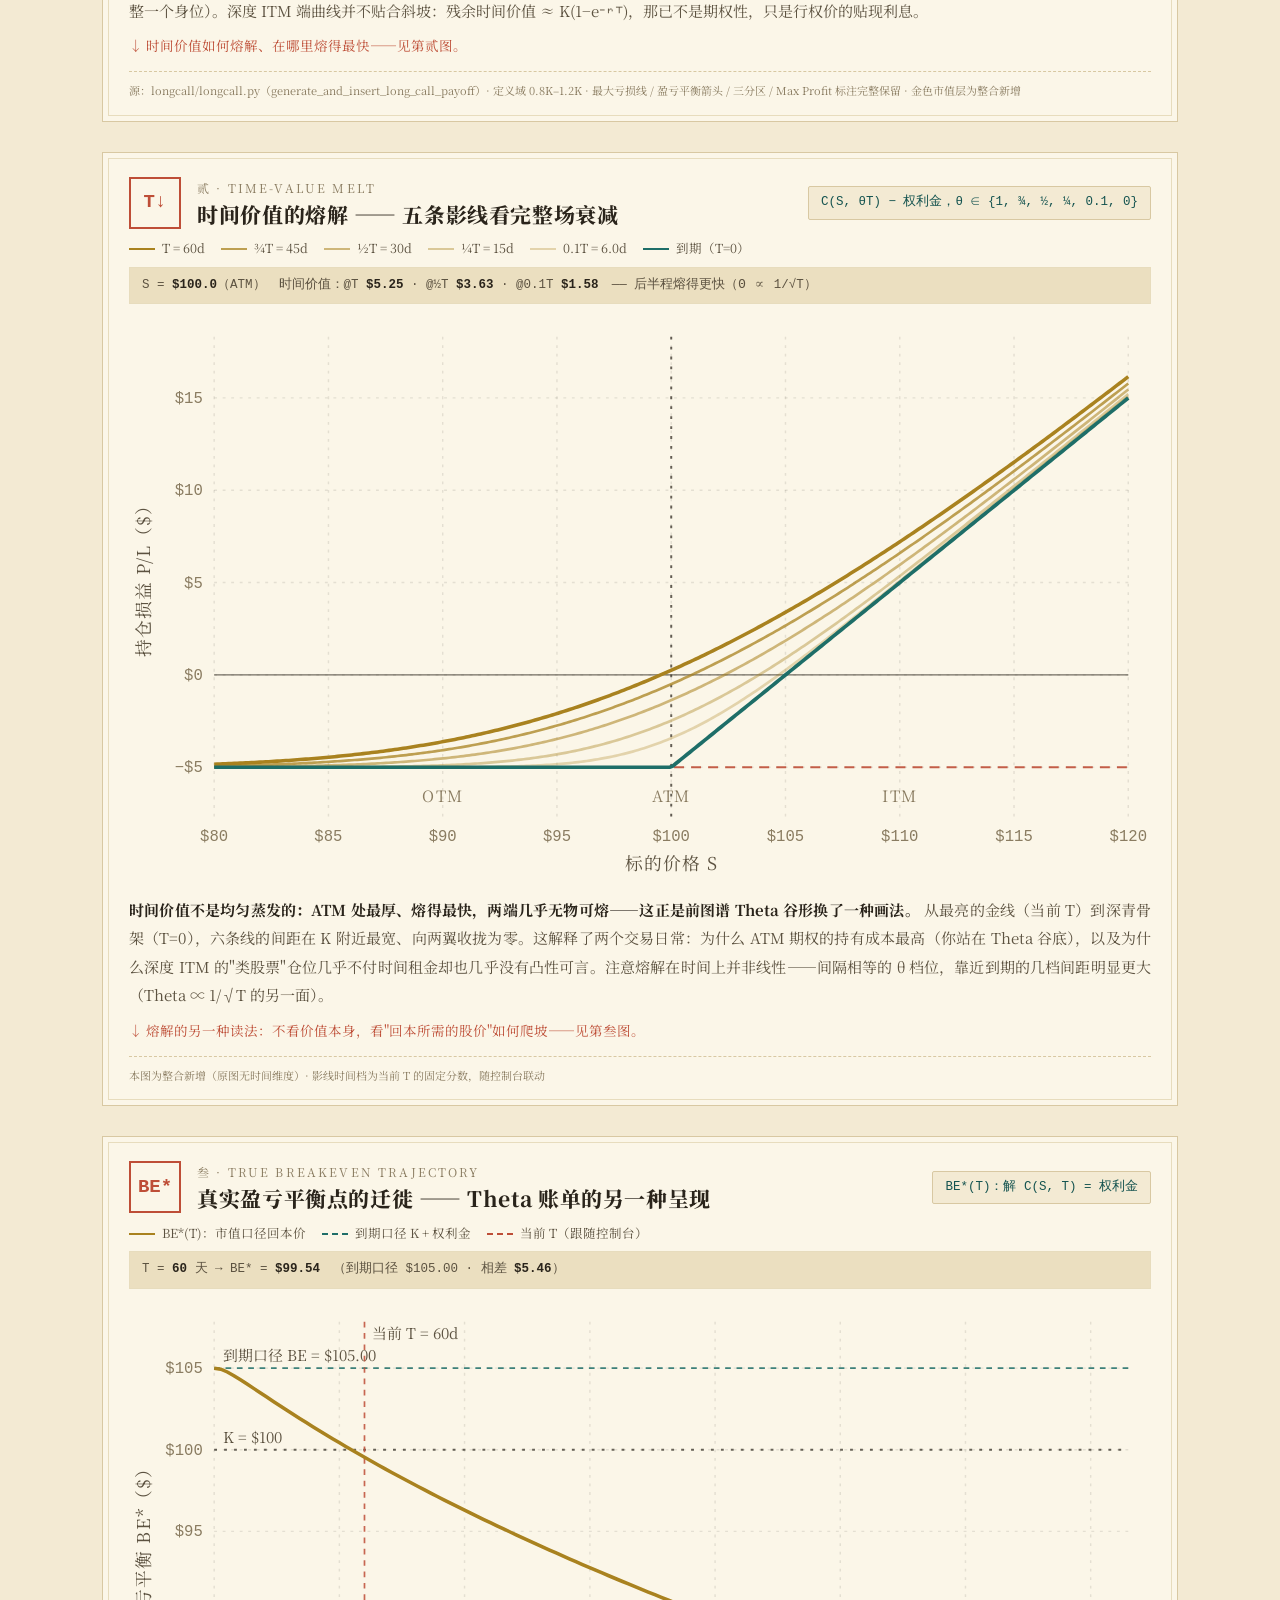
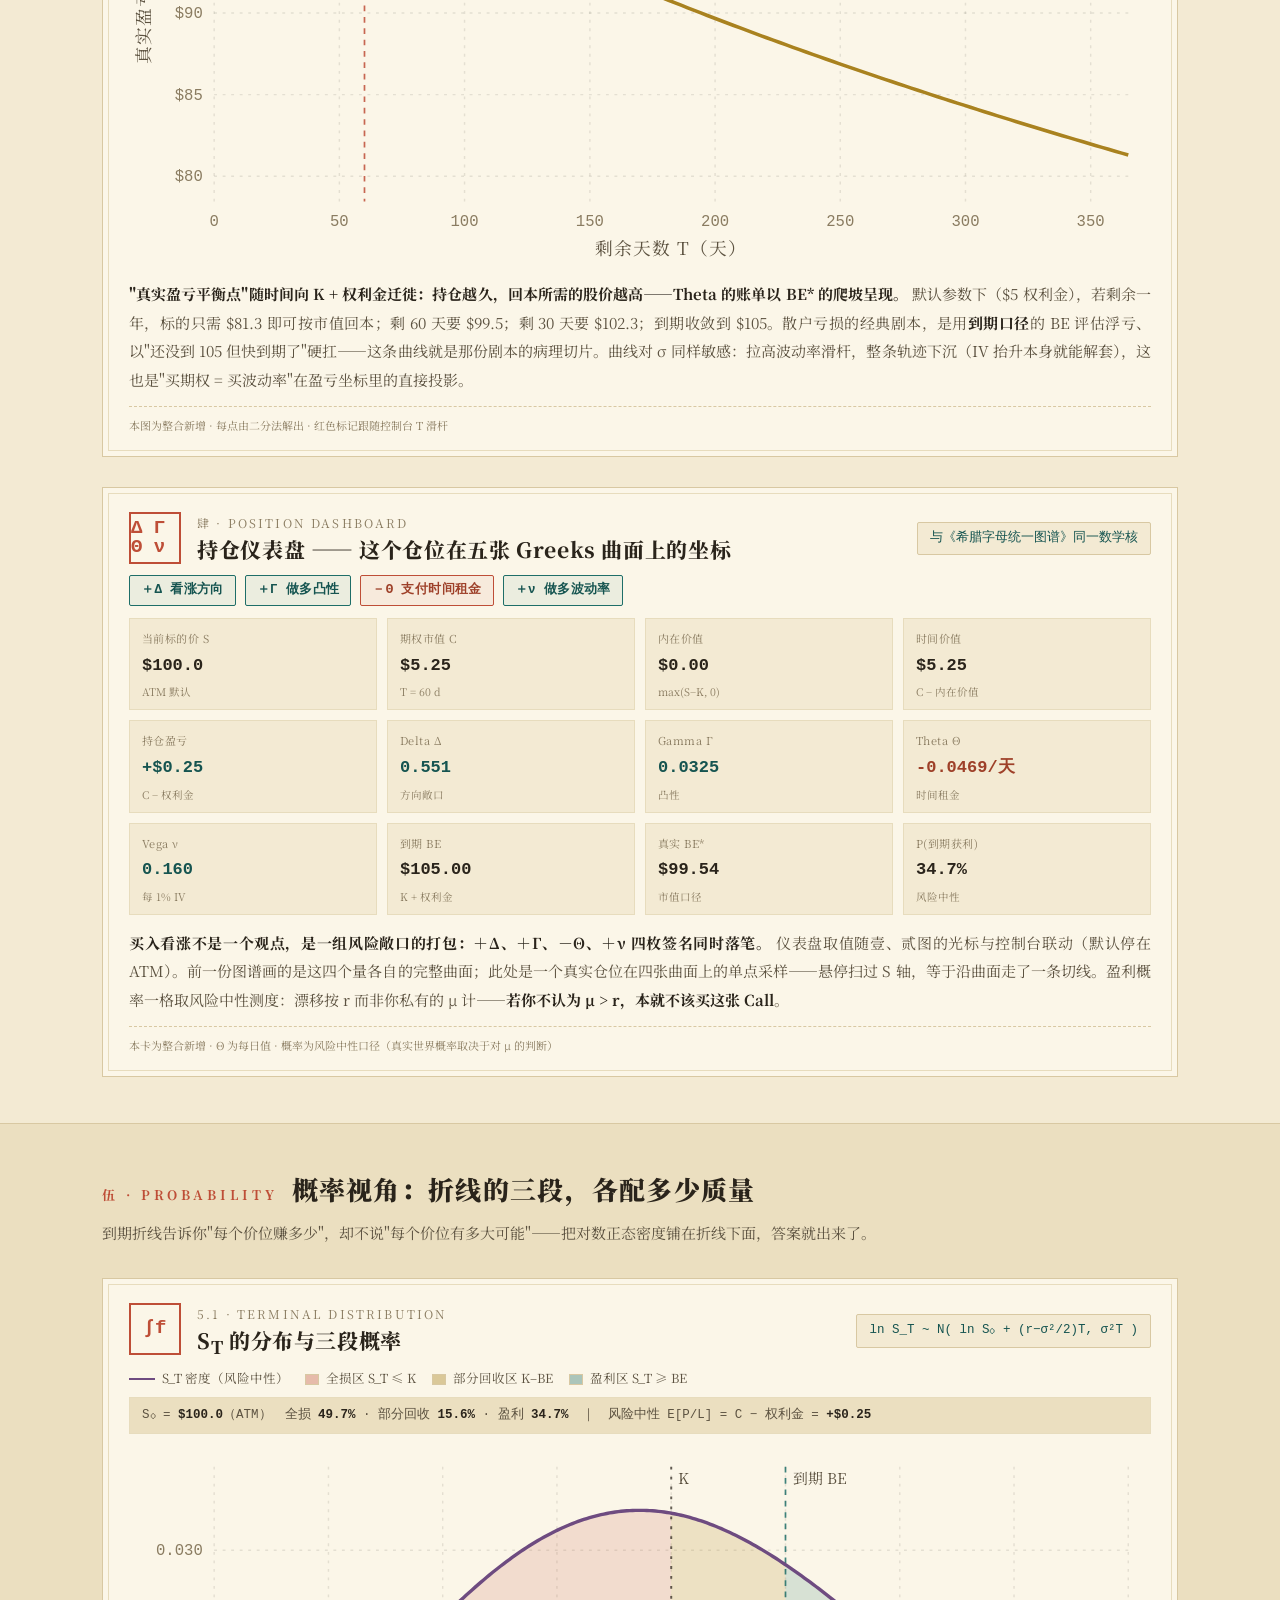
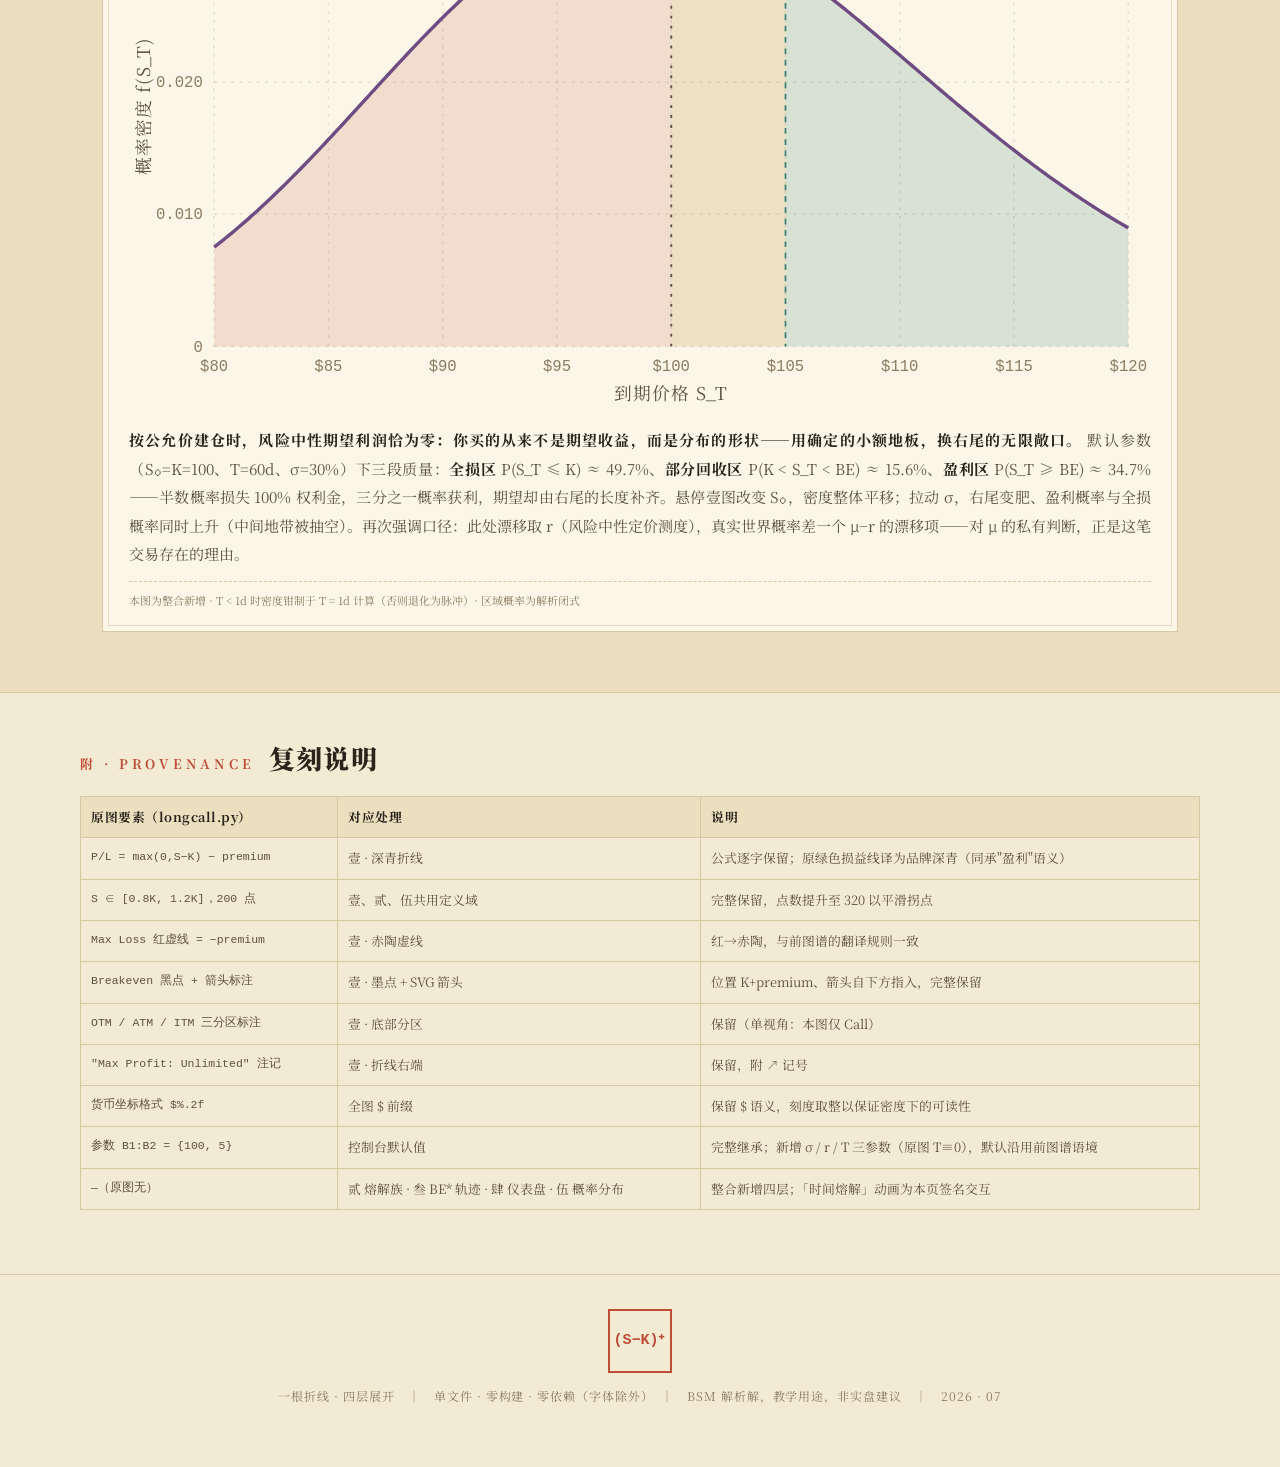
<file: longcall/index.html>
<!DOCTYPE html>
<html lang="zh-CN">
<head>
<meta charset="UTF-8">
<meta name="viewport" content="width=device-width, initial-scale=1.0">
<title>买入看涨 · 损益解剖 — Long Call Anatomy</title>
<link href="https://fonts.googleapis.com/css2?family=Noto+Serif+SC:wght@400;600;700;900&display=swap" rel="stylesheet">
<style>
:root{
  --paper:#F3EAD3; --paper-deep:#EBDFC0; --card:#FBF6E8;
  --ink:#2A241B; --ink-2:#5C5240; --ink-3:#8A7C61;
  --hair:#D8C8A2; --hair-soft:#E7DCBD;
  --teal:#1E6E68; --teal-deep:#155450;
  --terra:#BE4E37; --terra-deep:#9E4029;
  --plum:#6E4B80; --gold:#A9821F; --gold-deep:#8A6A16;
  --grid:rgba(42,36,27,.11);
}
*{margin:0;padding:0;box-sizing:border-box}
html{scroll-behavior:smooth}
body{
  background:var(--paper); color:var(--ink);
  font-family:'Noto Serif SC','Songti SC','STSong','SimSun',serif;
  font-size:15px; line-height:1.9;
  -webkit-font-smoothing:antialiased;
}
.mono,.mono b{font-family:ui-monospace,'SF Mono',Menlo,Consolas,'Courier New',monospace}
.wrap{max-width:1120px;margin:0 auto;padding:0 22px}

/* ============ 页眉 ============ */
header{padding:52px 0 30px;border-bottom:1px solid var(--hair)}
.eyebrow{font-size:12px;letter-spacing:.34em;color:var(--terra);font-weight:600;text-transform:uppercase}
h1{font-size:42px;font-weight:900;letter-spacing:.06em;margin:10px 0 6px;line-height:1.25}
.subtitle{font-size:16.5px;color:var(--ink-2);letter-spacing:.02em}
.subtitle .g{color:var(--gold-deep);font-weight:700}
.meta{margin-top:14px;font-size:12.5px;color:var(--ink-3);display:flex;gap:1.4em;flex-wrap:wrap}
.meta span::before{content:"·";margin-right:1.4em;color:var(--hair)}
.meta span:first-child::before{content:""}

/* ============ 控制台（吸顶） ============ */
#console{
  position:sticky;top:0;z-index:60;
  background:rgba(243,234,211,.94);backdrop-filter:blur(8px);
  border-bottom:1px solid var(--hair);
  box-shadow:0 3px 14px rgba(42,36,27,.06);
}
.console-inner{display:flex;align-items:center;gap:20px;flex-wrap:wrap;padding:12px 0 8px}
.ctl{display:flex;flex-direction:column;gap:2px;min-width:140px}
.ctl label{font-size:12px;color:var(--ink-2);display:flex;justify-content:space-between;align-items:baseline}
.ctl label b{font-size:13px;color:var(--ink);font-weight:700;font-family:ui-monospace,Menlo,Consolas,monospace}
.ctl input[type=range]{width:100%;accent-color:var(--teal);height:20px;cursor:pointer}
.ctl input[type=range]:disabled{accent-color:var(--ink-3);opacity:.55;cursor:not-allowed}
.console-btns{display:flex;gap:10px;align-items:center;margin-left:auto}
button.btn{
  font-family:inherit;font-size:13.5px;font-weight:700;letter-spacing:.05em;
  padding:8px 16px;border-radius:3px;cursor:pointer;transition:all .18s;
  border:1.5px solid var(--terra);background:var(--terra);color:var(--card);
}
button.btn:hover{background:var(--terra-deep);border-color:var(--terra-deep)}
button.btn.ghost{background:transparent;color:var(--ink-2);border-color:var(--hair)}
button.btn.ghost:hover{border-color:var(--ink-3);color:var(--ink)}
#anim-chip{font-size:12.5px;color:var(--terra);font-weight:700}
body.animating #anim-chip{animation:pulse 1.1s ease-in-out infinite}
@keyframes pulse{50%{opacity:.45}}
.console-note{font-size:11.5px;color:var(--ink-3);padding:0 0 9px;display:flex;gap:18px;flex-wrap:wrap;align-items:center}
#fair-chip{
  cursor:pointer;border:1px dashed var(--gold);color:var(--gold-deep);
  padding:1px 10px;border-radius:2px;font-weight:600;
}
#fair-chip:hover{background:rgba(169,130,31,.10)}

/* ============ 导语 ============ */
.thesis{
  margin:34px 0 8px;padding:22px 26px;
  background:var(--card);border:1px solid var(--hair);
  border-left:4px solid var(--terra);
  font-size:15.5px;text-align:justify;
}
.thesis .lab{font-size:12px;letter-spacing:.3em;color:var(--terra);font-weight:700;display:block;margin-bottom:8px}
.thesis b{color:var(--ink)}
.howto{margin:14px 2px 0;font-size:12.5px;color:var(--ink-3)}

/* ============ 图卡 ============ */
main{padding:26px 0 0}
.card{
  background:var(--card);border:1px solid var(--hair);
  margin:30px 0;padding:24px 26px 20px;
  position:relative;
}
.card::before{content:"";position:absolute;inset:5px;border:1px solid var(--hair-soft);pointer-events:none}
.card-head{display:flex;align-items:flex-start;gap:16px;margin-bottom:8px;position:relative;z-index:1}
.glyph{
  flex:0 0 auto;width:52px;height:52px;display:flex;align-items:center;justify-content:center;
  border:2px solid var(--terra);color:var(--terra);
  font-size:19px;font-weight:900;line-height:1;font-family:ui-monospace,Menlo,monospace;
}
.card-title{flex:1 1 auto;min-width:220px}
.card-title h2{font-size:21px;font-weight:800;letter-spacing:.03em;line-height:1.4}
.card-title .en{font-size:12px;color:var(--ink-3);letter-spacing:.18em;text-transform:uppercase}
.formula{
  align-self:center;font-size:12.5px;color:var(--teal-deep);
  border:1px solid var(--hair);background:var(--paper);
  padding:4px 12px;border-radius:2px;white-space:nowrap;
  font-family:ui-monospace,Menlo,Consolas,monospace;
}
.legend{display:flex;gap:16px;flex-wrap:wrap;margin:8px 0 4px;position:relative;z-index:1}
.lchip{display:inline-flex;align-items:center;gap:7px;font-size:12.5px;color:var(--ink-2)}
.lline{display:inline-block;width:26px;height:0}
.lswatch{display:inline-block;width:14px;height:11px;border:1px solid var(--hair)}
.readout{
  margin:6px 0 10px;padding:7px 12px;min-height:34px;
  background:var(--paper-deep);border:1px solid var(--hair-soft);
  font-size:12.5px;color:var(--ink-2);line-height:1.7;
  position:relative;z-index:1;
}
.readout b{color:var(--ink);font-weight:600}
.plot{position:relative;z-index:1}
.plot svg{width:100%;height:auto;display:block;cursor:crosshair}
svg text{font-family:'Noto Serif SC','Songti SC',serif}
svg .tick{font-size:11px;fill:var(--ink-3);font-family:ui-monospace,Menlo,monospace}
svg .axis{font-size:12.5px;fill:var(--ink-2);letter-spacing:.06em}
svg .zone{font-size:11px;fill:var(--ink-3);letter-spacing:.08em}
svg .reflab{font-size:10.5px;fill:var(--ink-2)}
svg .anno{font-size:11px;fill:var(--ink-2)}
svg .anno-teal{font-size:11px;fill:var(--teal-deep);font-weight:600}
svg .grid{stroke:var(--grid);stroke-width:1;stroke-dasharray:2 4}
svg .refk{stroke:var(--ink);stroke-width:1.4;stroke-dasharray:2 5;opacity:.7}
svg .ref0{stroke:var(--ink);stroke-width:.9;opacity:.65}
svg .refloss{stroke:var(--terra);stroke-width:1.5;stroke-dasharray:7 5;opacity:.9}
svg .refbe{stroke:var(--teal);stroke-width:1.2;stroke-dasharray:4 4;opacity:.85}
svg .refm-n{stroke:var(--terra);stroke-width:1.2;stroke-dasharray:4 4;opacity:.85}
svg .xline{stroke:var(--gold);stroke-width:1.1;stroke-dasharray:3 3}
svg .arrow{stroke:var(--ink);stroke-width:1.1;fill:none}
.prose{margin-top:14px;text-align:justify;color:var(--ink-2);position:relative;z-index:1}
.prose b{color:var(--ink)}
.prose .lead{color:var(--ink);font-weight:700}
.prose .bridge{display:block;margin-top:8px;color:var(--terra);font-size:13.5px}
.src{margin-top:12px;font-size:11px;color:var(--ink-3);border-top:1px dashed var(--hair);padding-top:8px;position:relative;z-index:1}

/* ============ 持仓仪表盘 ============ */
.dash{display:grid;grid-template-columns:repeat(4,1fr);gap:10px;margin:12px 0 4px;position:relative;z-index:1}
.tile{background:var(--paper);border:1px solid var(--hair-soft);padding:9px 12px 7px}
.tile .tl{font-size:11px;color:var(--ink-3);letter-spacing:.04em}
.tile .tv{font-size:17px;font-weight:700;color:var(--ink);font-family:ui-monospace,Menlo,Consolas,monospace;margin-top:1px}
.tile .tv.pos{color:var(--teal-deep)}
.tile .tv.neg{color:var(--terra-deep)}
.tile .ts{font-size:10.5px;color:var(--ink-3)}
.idchips{display:flex;gap:9px;flex-wrap:wrap;margin:10px 0 2px;position:relative;z-index:1}
.idchip{font-size:12.5px;font-weight:700;font-family:ui-monospace,Menlo,monospace;
  padding:3px 11px;border-radius:2px;border:1.5px solid;letter-spacing:.03em}
.idchip.plus{border-color:var(--teal);color:var(--teal-deep);background:rgba(30,110,104,.07)}
.idchip.minus{border-color:var(--terra);color:var(--terra-deep);background:rgba(190,78,55,.07)}

/* ============ 整合段 / 复刻 / 页脚 ============ */
#synth{background:var(--paper-deep);border-top:1px solid var(--hair);border-bottom:1px solid var(--hair);margin-top:46px;padding:40px 0 30px}
.sec-head{display:flex;align-items:baseline;gap:14px;margin-bottom:6px}
.sec-head .num{font-size:13px;letter-spacing:.3em;color:var(--terra);font-weight:700}
.sec-head h2{font-size:26px;font-weight:900;letter-spacing:.05em}
.sec-sub{color:var(--ink-2);margin-bottom:6px}
#synth .card{background:var(--card)}
#recon{padding:40px 0 20px}
.recon-table{width:100%;border-collapse:collapse;font-size:12.8px;margin-top:14px}
.recon-table th{background:var(--paper-deep);border:1px solid var(--hair);padding:8px 10px;text-align:left;font-weight:700;letter-spacing:.04em}
.recon-table td{border:1px solid var(--hair);padding:8px 10px;color:var(--ink-2);vertical-align:top}
.recon-table td:first-child{font-family:ui-monospace,Menlo,monospace;font-size:11.5px;white-space:nowrap}
footer{padding:34px 0 60px;text-align:center;border-top:1px solid var(--hair);margin-top:44px}
.seal{
  display:inline-flex;align-items:center;justify-content:center;
  width:64px;height:64px;border:2.5px solid var(--terra);color:var(--terra);
  font-size:15px;font-weight:900;font-family:ui-monospace,Menlo,monospace;margin-bottom:12px;
}
footer p{font-size:12px;color:var(--ink-3);letter-spacing:.08em}

@media (max-width:760px){
  h1{font-size:30px}
  .console-inner{gap:12px}
  .ctl{min-width:112px;flex:1 1 40%}
  .console-btns{margin-left:0;width:100%;justify-content:flex-start}
  .card{padding:18px 14px 16px}
  .formula{white-space:normal}
  .dash{grid-template-columns:repeat(2,1fr)}
}
@media (prefers-reduced-motion:reduce){
  html{scroll-behavior:auto}
  body.animating #anim-chip{animation:none}
}
</style>
</head>
<body>
<!-- ==================== 页眉 ==================== -->
<header>
  <div class="wrap">
    <div class="eyebrow">Option Strategy · Long Call</div>
    <h1>买入看涨 · 损益解剖</h1>
    <div class="subtitle">从到期折线到<span class="g">时间价值</span>、真实盈亏平衡与概率分布 —— 一张静态图的四层展开</div>
    <div class="meta">
      <span>BSM 解析解</span><span>与《希腊字母统一图谱》同参数语境</span><span>跨图同步光标</span><span>复刻自 longcall 工作簿（2025-08-25）</span>
    </div>
  </div>
</header>

<!-- ==================== 全局控制台 ==================== -->
<div id="console">
  <div class="wrap">
    <div class="console-inner">
      <div class="ctl"><label>行权价 K <b id="b-K">$100</b></label>
        <input type="range" id="in-K" min="60" max="160" step="1" value="100"></div>
      <div class="ctl"><label>权利金 <b id="b-pm">$5.00</b></label>
        <input type="range" id="in-pm" min="0.5" max="30" step="0.25" value="5"></div>
      <div class="ctl"><label>波动率 σ <b id="b-sg">30%</b></label>
        <input type="range" id="in-sg" min="0.05" max="1.00" step="0.01" value="0.30"></div>
      <div class="ctl"><label>无风险利率 r <b id="b-r">5.00%</b></label>
        <input type="range" id="in-r" min="0" max="0.10" step="0.0025" value="0.05"></div>
      <div class="ctl"><label>剩余天数 T <b id="b-T">60 d</b></label>
        <input type="range" id="in-T" min="0" max="365" step="1" value="60"></div>
      <div class="console-btns">
        <span id="anim-chip"></span>
        <button class="btn" id="btn-play">▷ 时间熔解 T→0</button>
        <button class="btn ghost" id="btn-reset">复位参数</button>
      </div>
    </div>
    <div class="console-note mono">
      <span>P/L(到期) = max(0, S−K) − 权利金　·　市值层 = C_BSM(S, K, T, r, σ) − 权利金</span>
      <span id="fair-chip" title="点击将权利金设为该公允价">公允价（ATM · 当前 T）≈ $—</span>
    </div>
  </div>
</div>

<main class="wrap">

<!-- ==================== 导语 ==================== -->
<div class="thesis">
  <span class="lab">导 语</span>
  <b>到期损益图是期权世界的第一张图，也是被误读最深的一张：它只描述 T = 0 那一个瞬间，而你的持仓生活在 T > 0 的整个区间里。</b>本页先逐要素复刻原图——曲棍球棍折线、最大亏损线、盈亏平衡点箭头标注、OTM/ATM/ITM 分区、"Max Profit: Unlimited"——再叠加静态图看不见的三层：<b>时间价值层</b>（金色市值曲线与熔解动画）、<b>真实盈亏平衡点的时间轨迹</b>、以及<b>风险中性概率</b>的分布视角。参数 B1:B2 = {K=100, 权利金=$5} 完整继承；σ=30%、r=5% 与前一份《希腊字母统一图谱》共享默认语境——那五张 Greeks 曲线描述的是抽象的曲面，本页是一个具体持仓在曲面上的行走。
  <div class="howto">操作：拖动滑杆全图联动｜悬停壹、贰图设定"当前标的价"，仪表盘与概率图同步｜「时间熔解」将 T 压至 0，看金色曲线落回骨架｜点击控制台的公允价芯片可将权利金对齐 BSM 定价。</div>
</div>

<!-- ==================== 壹 · 到期骨架 + 时间价值层 ==================== -->
<section class="card" id="card-payoff">
  <div class="card-head">
    <span class="glyph">(S−K)⁺</span>
    <div class="card-title">
      <div class="en">壹 · Payoff Skeleton + Time-Value Layer</div>
      <h2>到期骨架与市值曲线 —— 折线是遗嘱，曲线是活着的持仓</h2>
    </div>
    <span class="formula">到期 P/L = max(0, S−K) − 权利金</span>
  </div>
  <div class="legend" id="lg-payoff"></div>
  <div class="readout mono" id="ro-payoff"></div>
  <div class="plot"><svg id="svg-payoff" viewBox="0 0 720 430" role="img" aria-label="Long Call 损益图"></svg></div>
  <div class="prose">
    <span class="lead">这根折线只有三个自由度：−权利金的地板、K 处的拐点、45° 的上行斜坡——但每个自由度都是一份合同条款。</span>
    地板 = 你已付清的全部对价，买方"风险封顶"的代价是对时间价值的 100% 敞口；拐点 = 期权性所在，前图谱里 Gamma 的全部质量都堆在这里；斜坡 = 到期后 Δ≡1 的准股票区。到期盈亏平衡点 K + 权利金（默认 $105）常被读成"股价必须涨到这里才不亏"——这句话在到期<b>前</b>是错的：金色曲线是持仓的当下市值（BSM），它与折线之间的垂直距离就是时间价值，Theta 每天从这里扣款，Gamma 是扣款换来的凸性。曲线与零轴的交点才是<b>此刻</b>的真实盈亏平衡（默认参数下 $99.5，比 $105 低了整整一个身位）。深度 ITM 端曲线并不贴合斜坡：残余时间价值 ≈ K(1−e⁻ʳᵀ)，那已不是期权性，只是行权价的贴现利息。
    <span class="bridge">↓ 时间价值如何熔解、在哪里熔得最快——见第贰图。</span>
  </div>
  <div class="src">源：longcall/longcall.py（generate_and_insert_long_call_payoff）· 定义域 0.8K–1.2K · 最大亏损线 / 盈亏平衡箭头 / 三分区 / Max Profit 标注完整保留 · 金色市值层为整合新增</div>
</section>

<!-- ==================== 贰 · 熔解族 ==================== -->
<section class="card" id="card-melt">
  <div class="card-head">
    <span class="glyph">T↓</span>
    <div class="card-title">
      <div class="en">贰 · Time-Value Melt</div>
      <h2>时间价值的熔解 —— 五条影线看完整场衰减</h2>
    </div>
    <span class="formula">C(S, θT) − 权利金，θ ∈ {1, ¾, ½, ¼, 0.1, 0}</span>
  </div>
  <div class="legend" id="lg-melt"></div>
  <div class="readout mono" id="ro-melt"></div>
  <div class="plot"><svg id="svg-melt" viewBox="0 0 720 400" role="img" aria-label="时间价值熔解族"></svg></div>
  <div class="prose">
    <span class="lead">时间价值不是均匀蒸发的：ATM 处最厚、熔得最快，两端几乎无物可熔——这正是前图谱 Theta 谷形换了一种画法。</span>
    从最亮的金线（当前 T）到深青骨架（T=0），六条线的间距在 K 附近最宽、向两翼收拢为零。这解释了两个交易日常：为什么 ATM 期权的持有成本最高（你站在 Theta 谷底），以及为什么深度 ITM 的"类股票"仓位几乎不付时间租金却也几乎没有凸性可言。注意熔解在时间上并非线性——间隔相等的 θ 档位，靠近到期的几档间距明显更大（Theta ∝ 1/√T 的另一面）。
    <span class="bridge">↓ 熔解的另一种读法：不看价值本身，看"回本所需的股价"如何爬坡——见第叁图。</span>
  </div>
  <div class="src">本图为整合新增（原图无时间维度）· 影线时间档为当前 T 的固定分数，随控制台联动</div>
</section>

<!-- ==================== 叁 · BE* 轨迹 + 仪表盘 ==================== -->
<section class="card" id="card-be">
  <div class="card-head">
    <span class="glyph">BE*</span>
    <div class="card-title">
      <div class="en">叁 · True Breakeven Trajectory</div>
      <h2>真实盈亏平衡点的迁徙 —— Theta 账单的另一种呈现</h2>
    </div>
    <span class="formula">BE*(T)：解 C(S, T) = 权利金</span>
  </div>
  <div class="legend" id="lg-be"></div>
  <div class="readout mono" id="ro-be"></div>
  <div class="plot"><svg id="svg-be" viewBox="0 0 720 400" role="img" aria-label="真实盈亏平衡点轨迹"></svg></div>
  <div class="prose">
    <span class="lead">"真实盈亏平衡点"随时间向 K + 权利金迁徙：持仓越久，回本所需的股价越高——Theta 的账单以 BE* 的爬坡呈现。</span>
    默认参数下（$5 权利金），若剩余一年，标的只需 $81.3 即可按市值回本；剩 60 天要 $99.5；剩 30 天要 $102.3；到期收敛到 $105。散户亏损的经典剧本，是用<b>到期口径</b>的 BE 评估浮亏、以"还没到 105 但快到期了"硬扛——这条曲线就是那份剧本的病理切片。曲线对 σ 同样敏感：拉高波动率滑杆，整条轨迹下沉（IV 抬升本身就能解套），这也是"买期权 = 买波动率"在盈亏坐标里的直接投影。
  </div>
  <div class="src">本图为整合新增 · 每点由二分法解出 · 红色标记跟随控制台 T 滑杆</div>
</section>

<section class="card" id="card-dash">
  <div class="card-head">
    <span class="glyph">Δ Γ Θ ν</span>
    <div class="card-title">
      <div class="en">肆 · Position Dashboard</div>
      <h2>持仓仪表盘 —— 这个仓位在五张 Greeks 曲面上的坐标</h2>
    </div>
    <span class="formula">与《希腊字母统一图谱》同一数学核</span>
  </div>
  <div class="idchips">
    <span class="idchip plus">＋Δ 看涨方向</span>
    <span class="idchip plus">＋Γ 做多凸性</span>
    <span class="idchip minus">－Θ 支付时间租金</span>
    <span class="idchip plus">＋ν 做多波动率</span>
  </div>
  <div class="dash" id="dash"></div>
  <div class="prose">
    <span class="lead">买入看涨不是一个观点，是一组风险敞口的打包：＋Δ、＋Γ、－Θ、＋ν 四枚签名同时落笔。</span>
    仪表盘取值随壹、贰图的光标与控制台联动（默认停在 ATM）。前一份图谱画的是这四个量各自的完整曲面；此处是一个真实仓位在四张曲面上的单点采样——悬停扫过 S 轴，等于沿曲面走了一条切线。盈利概率一格取风险中性测度：漂移按 r 而非你私有的 μ 计——<b>若你不认为 μ &gt; r，本就不该买这张 Call</b>。
  </div>
  <div class="src">本卡为整合新增 · Θ 为每日值 · 概率为风险中性口径（真实世界概率取决于对 μ 的判断）</div>
</section>

</main>

<!-- ==================== 伍 · 概率视角 ==================== -->
<div id="synth">
  <div class="wrap">
    <div class="sec-head"><span class="num">伍 · PROBABILITY</span><h2>概率视角：折线的三段，各配多少质量</h2></div>
    <p class="sec-sub">到期折线告诉你"每个价位赚多少"，却不说"每个价位有多大可能"——把对数正态密度铺在折线下面，答案就出来了。</p>

    <section class="card" id="card-prob">
      <div class="card-head">
        <span class="glyph">∫f</span>
        <div class="card-title">
          <div class="en">5.1 · Terminal Distribution</div>
          <h2>S<sub>T</sub> 的分布与三段概率</h2>
        </div>
        <span class="formula">ln S_T ~ N( ln S₀ + (r−σ²/2)T, σ²T )</span>
      </div>
      <div class="legend" id="lg-prob"></div>
      <div class="readout mono" id="ro-prob"></div>
      <div class="plot"><svg id="svg-prob" viewBox="0 0 720 400" role="img" aria-label="到期价格分布与三段概率"></svg></div>
      <div class="prose">
        <span class="lead">按公允价建仓时，风险中性期望利润恰为零：你买的从来不是期望收益，而是分布的形状——用确定的小额地板，换右尾的无限敞口。</span>
        默认参数（S₀=K=100、T=60d、σ=30%）下三段质量：<b>全损区</b> P(S_T ≤ K) ≈ 49.7%、<b>部分回收区</b> P(K &lt; S_T &lt; BE) ≈ 15.6%、<b>盈利区</b> P(S_T ≥ BE) ≈ 34.7%——半数概率损失 100% 权利金，三分之一概率获利，期望却由右尾的长度补齐。悬停壹图改变 S₀，密度整体平移；拉动 σ，右尾变肥、盈利概率与全损概率同时上升（中间地带被抽空）。再次强调口径：此处漂移取 r（风险中性定价测度），真实世界概率差一个 μ−r 的漂移项——对 μ 的私有判断，正是这笔交易存在的理由。
      </div>
      <div class="src">本图为整合新增 · T &lt; 1d 时密度钳制于 T = 1d 计算（否则退化为脉冲）· 区域概率为解析闭式</div>
    </section>
  </div>
</div>

<!-- ==================== 复刻说明 ==================== -->
<div id="recon" class="wrap">
  <div class="sec-head"><span class="num">附 · PROVENANCE</span><h2>复刻说明</h2></div>
  <table class="recon-table">
    <tr><th>原图要素（longcall.py）</th><th>对应处理</th><th>说明</th></tr>
    <tr><td>P/L = max(0,S−K) − premium</td><td>壹 · 深青折线</td><td>公式逐字保留；原绿色损益线译为品牌深青（同承"盈利"语义）</td></tr>
    <tr><td>S ∈ [0.8K, 1.2K]，200 点</td><td>壹、贰、伍共用定义域</td><td>完整保留，点数提升至 320 以平滑拐点</td></tr>
    <tr><td>Max Loss 红虚线 = −premium</td><td>壹 · 赤陶虚线</td><td>红→赤陶，与前图谱的翻译规则一致</td></tr>
    <tr><td>Breakeven 黑点 + 箭头标注</td><td>壹 · 墨点 + SVG 箭头</td><td>位置 K+premium、箭头自下方指入，完整保留</td></tr>
    <tr><td>OTM / ATM / ITM 三分区标注</td><td>壹 · 底部分区</td><td>保留（单视角：本图仅 Call）</td></tr>
    <tr><td>"Max Profit: Unlimited" 注记</td><td>壹 · 折线右端</td><td>保留，附 ↗ 记号</td></tr>
    <tr><td>货币坐标格式 $%.2f</td><td>全图 $ 前缀</td><td>保留 $ 语义，刻度取整以保证密度下的可读性</td></tr>
    <tr><td>参数 B1:B2 = {100, 5}</td><td>控制台默认值</td><td>完整继承；新增 σ / r / T 三参数（原图 T≡0），默认沿用前图谱语境</td></tr>
    <tr><td>—（原图无）</td><td>贰 熔解族 · 叁 BE* 轨迹 · 肆 仪表盘 · 伍 概率分布</td><td>整合新增四层；「时间熔解」动画为本页签名交互</td></tr>
  </table>
</div>

<footer>
  <div class="seal">(S−K)⁺</div>
  <p>一根折线 · 四层展开　｜　单文件 · 零构建 · 零依赖（字体除外）　｜　BSM 解析解，教学用途，非实盘建议　｜　2026 · 07</p>
</footer>
<script>
'use strict';
/* ================= 1. 数学核（与 longcall.py 及前图谱同源） ================= */
const SQRT2PI = Math.sqrt(2*Math.PI);
const npdf = x => Math.exp(-0.5*x*x)/SQRT2PI;
function erf(x){ const s=x<0?-1:1; x=Math.abs(x);
  const t=1/(1+0.3275911*x);
  const y=((((1.061405429*t-1.453152027)*t+1.421413741)*t-0.284496736)*t+0.254829592)*t;
  return s*(1-y*Math.exp(-x*x));
}
const ncdf = x => 0.5*(1+erf(x/Math.SQRT2));
function d12(S,K,T,r,sg){ const st=sg*Math.sqrt(T); const d1=(Math.log(S/K)+(r+0.5*sg*sg)*T)/st; return [d1,d1-st]; }
function cv(S,K,T,r,sg){ if(T<=1e-9) return Math.max(S-K,0);
  const [a,b]=d12(S,K,T,r,sg); return S*ncdf(a)-K*Math.exp(-r*T)*ncdf(b); }
const dCall = (S,K,T,r,sg)=> T<=1e-9 ? (S>K?1:0) : ncdf(d12(S,K,T,r,sg)[0]);
const gammaF= (S,K,T,r,sg)=> T<=1e-9 ? 0 : npdf(d12(S,K,T,r,sg)[0])/(S*sg*Math.sqrt(T));
function thetaD(S,K,T,r,sg){ if(T<=1e-9) return 0;
  const [a,b]=d12(S,K,T,r,sg);
  return (-(S*npdf(a)*sg)/(2*Math.sqrt(T)) - r*K*Math.exp(-r*T)*ncdf(b))/365; }
const vegaF = (S,K,T,r,sg)=> T<=1e-9 ? 0 : S*npdf(d12(S,K,T,r,sg)[0])*Math.sqrt(T)/100;
const payoff= (S,K,pm)=> Math.max(S-K,0)-pm;
/* 终值分布（风险中性）：P(S_T > x | S0) 与 pdf */
function probGT(x,S0,T,r,sg){ if(T<=1e-9) return S0>x?1:0;
  return ncdf((Math.log(S0/x)+(r-0.5*sg*sg)*T)/(sg*Math.sqrt(T))); }
function lnpdf(s,S0,T,r,sg){ const st=sg*Math.sqrt(T);
  const z=(Math.log(s/S0)-(r-0.5*sg*sg)*T)/st;
  return Math.exp(-0.5*z*z)/(s*st*SQRT2PI); }
/* 真实盈亏平衡：解 C(S,T)=pm（二分） */
function beStar(T,K,pm,r,sg){ if(T<=1e-9) return K+pm;
  let lo=K*0.2, hi=K*3;
  for(let i=0;i<60;i++){ const m=(lo+hi)/2; if(cv(m,K,T,r,sg)<pm) lo=m; else hi=m; }
  return (lo+hi)/2; }

/* ================= 2. 全局状态与工具 ================= */
const DEF = {K:100, pm:5, sigma:0.30, r:0.05, T:60};
const state = {...DEF};
const $ = id => document.getElementById(id);
const linspace=(a,b,n)=>Array.from({length:n},(_,i)=>a+(b-a)*i/(n-1));
const dayl = d => d<10 ? d.toFixed(1) : String(Math.round(d));
const usd  = v => (v<0?'−$':'$')+Math.abs(v).toFixed(2);
const usdS = v => (v>=0?'+$':'−$')+Math.abs(v).toFixed(2);
function fmtAuto(v){ const a=Math.abs(v); if(a<1e-12) return '0';
  if(a>=100) return v.toFixed(0); if(a>=1) return v.toFixed(2);
  if(a>=0.01) return v.toFixed(3); return v.toFixed(4); }
const fmtUsdTick = v => (v<0?'−$':'$')+Math.abs(v).toFixed(0);
function niceTicks(min,max,n){
  if(!(isFinite(min)&&isFinite(max))) return [];
  if(min===max){min-=1;max+=1;}
  const span=max-min, step0=span/Math.max(1,n);
  const mag=Math.pow(10,Math.floor(Math.log10(step0)));
  const norm=step0/mag;
  const step=(norm<1.5?1:norm<3?2:norm<7?5:10)*mag;
  const lo=Math.ceil(min/step)*step, ts=[];
  for(let v=lo; v<=max+step*1e-6; v+=step) ts.push(Math.abs(v)<step*1e-6?0:v);
  return ts;
}
function interp(pts,x){
  if(x<pts[0][0]||x>pts[pts.length-1][0]) return null;
  let lo=0,hi=pts.length-1;
  while(hi-lo>1){ const m=(lo+hi)>>1; if(pts[m][0]<=x) lo=m; else hi=m; }
  const a=pts[lo],b=pts[hi],t=(x-a[0])/((b[0]-a[0])||1);
  return a[1]+(b[1]-a[1])*t;
}
const C = {teal:'#1E6E68', terra:'#BE4E37', plum:'#6E4B80', gold:'#A9821F', ink:'#2A241B'};

/* ================= 3. SVG 图表引擎（前图谱引擎 + areas/extras/watchHover 扩展） ================= */
const W=720, M={l:60,r:16,t:16,b:46};
const charts=[]; let hover={S:null};
const globalDomain = ()=>[state.K*0.8, state.K*1.2];

function makeChart(cfg){
  const svg=$(cfg.svg), ro=$(cfg.ro), lg=cfg.lg?$(cfg.lg):null;
  const H = cfg.h||400;
  const ch={cfg,svg,ro,lg,H,sx:null,sy:null,x0:0,x1:1,series:[]};

  ch.update=function(){
    const dom=cfg.domain(state); ch.x0=dom[0]; ch.x1=dom[1];
    const S=cfg.series(state); ch.series=S;
    let ymin=cfg.yMin, ymax=cfg.yMax;
    if(ymin==null||ymax==null){
      let lo=Infinity,hi=-Infinity;
      S.forEach(s=>s.pts.forEach(p=>{ if(p[1]<lo)lo=p[1]; if(p[1]>hi)hi=p[1]; }));
      (cfg.yInclude?cfg.yInclude(state):[]).forEach(v=>{ if(v<lo)lo=v; if(v>hi)hi=v; });
      if(cfg.zeroBase){ lo=Math.min(lo,0); hi=Math.max(hi,0); }
      const pad=((hi-lo)||1)*(cfg.yPad!=null?cfg.yPad:0.08);
      if(ymin==null) ymin=lo-(cfg.zeroBase&&lo>=0?0:pad);
      if(ymax==null) ymax=hi+pad;
    }
    const sx=x=>M.l+(x-ch.x0)/(ch.x1-ch.x0)*(W-M.l-M.r);
    const sy=y=>H-M.b-(y-ymin)/(ymax-ymin)*(H-M.t-M.b);
    ch.sx=sx; ch.sy=sy;
    let g='';
    niceTicks(ymin,ymax,5).forEach(v=>{ const y=sy(v);
      g+='<line class="grid" x1="'+M.l+'" x2="'+(W-M.r)+'" y1="'+y.toFixed(1)+'" y2="'+y.toFixed(1)+'"/>';
      g+='<text class="tick" x="'+(M.l-8)+'" y="'+(y+3.6).toFixed(1)+'" text-anchor="end">'+cfg.yFmt(v)+'</text>'; });
    niceTicks(ch.x0,ch.x1,6).forEach(v=>{ const x=sx(v);
      g+='<line class="grid" y1="'+M.t+'" y2="'+(H-M.b)+'" x1="'+x.toFixed(1)+'" x2="'+x.toFixed(1)+'"/>';
      g+='<text class="tick" y="'+(H-M.b+17)+'" x="'+x.toFixed(1)+'" text-anchor="middle">'+(cfg.xFmt?cfg.xFmt(v):Math.round(v))+'</text>'; });
    /* 面积层（先于曲线绘制） */
    (cfg.areas?cfg.areas(state):[]).forEach(a=>{
      if(!a.top.length) return;
      let d='M'+sx(a.top[0][0]).toFixed(2)+' '+sy(a.top[0][1]).toFixed(2);
      a.top.slice(1).forEach(p=>{ d+='L'+sx(p[0]).toFixed(2)+' '+sy(p[1]).toFixed(2); });
      const bot=a.bot||a.top.map(p=>[p[0],0]).reverse();
      bot.forEach(p=>{ d+='L'+sx(p[0]).toFixed(2)+' '+sy(p[1]).toFixed(2); });
      g+='<path d="'+d+'Z" fill="'+a.fill+'" stroke="none"/>';
    });
    (cfg.refs?cfg.refs(state):[]).forEach(rf=>{
      if(rf.type==='v'){ if(rf.x<ch.x0||rf.x>ch.x1) return; const x=sx(rf.x);
        g+='<line class="'+(rf.cls||'refk')+'" x1="'+x.toFixed(1)+'" x2="'+x.toFixed(1)+'" y1="'+M.t+'" y2="'+(H-M.b)+'"/>';
        if(rf.label){ const flip=x>W-96;
          g+='<text class="reflab" x="'+(flip?x-5:x+5).toFixed(1)+'" y="'+(M.t+12)+'"'+(flip?' text-anchor="end"':'')+'>'+rf.label+'</text>'; }
      } else { const y=sy(rf.y);
        g+='<line class="'+(rf.cls||'refh')+'" x1="'+M.l+'" x2="'+(W-M.r)+'" y1="'+y.toFixed(1)+'" y2="'+y.toFixed(1)+'"/>';
        if(rf.label) g+='<text class="reflab" x="'+(M.l+6)+'" y="'+(y-5).toFixed(1)+'">'+rf.label+'</text>'; }
    });
    (cfg.zones?cfg.zones(state):[]).forEach(z=>{
      const x=sx(z.x), yb=H-M.b-10-(z.lines.length-1)*13;
      z.lines.forEach((ln,i)=>{ g+='<text class="zone" x="'+x.toFixed(1)+'" y="'+(yb+i*13)+'" text-anchor="middle">'+ln+'</text>'; });
    });
    S.forEach(s=>{
      let d=''; s.pts.forEach((p,i)=>{ d+=(i?'L':'M')+sx(p[0]).toFixed(2)+' '+sy(p[1]).toFixed(2); });
      g+='<path d="'+d+'" fill="none" stroke="'+s.color+'" stroke-width="'+(s.w||2.3)+'"'
        +(s.dash?' stroke-dasharray="'+s.dash+'"':'')+' opacity="'+(s.alpha!=null?s.alpha:1)+'"/>';
    });
    if(cfg.extras) g+=cfg.extras(state,{sx,sy,x0:ch.x0,x1:ch.x1,H});
    g+='<text class="axis" x="'+((M.l+W-M.r)/2)+'" y="'+(H-8)+'" text-anchor="middle">'+cfg.xLabel+'</text>';
    g+='<text class="axis" transform="translate(15 '+((M.t+H-M.b)/2)+') rotate(-90)" text-anchor="middle">'+cfg.yLabel+'</text>';
    svg.innerHTML='<g class="plot">'+g+'</g><g class="cross"></g>';
    if(lg&&cfg.legend){
      lg.innerHTML=cfg.legend(state).map(it=>{
        if(it.swatch) return '<span class="lchip"><span class="lswatch" style="background:'+it.swatch+'"></span>'+it.label+'</span>';
        const style='border-top:2.6px '+(it.dot?'dotted':it.dash?'dashed':'solid')+' '+it.color+';'+(it.alpha?'opacity:'+it.alpha+';':'');
        return '<span class="lchip"><span class="lline" style="'+style+'"></span>'+it.label+'</span>';
      }).join('');
    }
    ch.setDefaultReadout();
    if(hover.S!=null && cfg.group) ch.drawCross(hover.S);
  };

  ch.setDefaultReadout=function(){ if(cfg.readout&&ro) ro.innerHTML=cfg.readout(state,null); };
  ch.drawCross=function(xv){
    const cg=svg.querySelector('.cross'); if(!cg) return;
    if(xv<ch.x0||xv>ch.x1){ cg.innerHTML=''; ch.setDefaultReadout(); return; }
    const x=ch.sx(xv);
    let h='<line class="xline" x1="'+x.toFixed(1)+'" x2="'+x.toFixed(1)+'" y1="'+M.t+'" y2="'+(H-M.b)+'"/>';
    ch.series.forEach(s=>{ const yv=interp(s.pts,xv); if(yv==null) return;
      h+='<circle cx="'+x.toFixed(1)+'" cy="'+ch.sy(yv).toFixed(1)+'" r="3.4" fill="'+s.color+'" stroke="#FBF6E8" stroke-width="1.4"/>'; });
    cg.innerHTML=h;
    if(cfg.readout&&ro) ro.innerHTML=cfg.readout(state,xv);
  };

  svg.addEventListener('pointermove',e=>{
    const r=svg.getBoundingClientRect(); if(!r.width) return;
    const px=(e.clientX-r.left)/r.width*W;
    let xv=ch.x0+(px-M.l)/(W-M.l-M.r)*(ch.x1-ch.x0);
    if(cfg.group){ const gd=globalDomain();
      hover.S=Math.min(Math.max(xv,gd[0]),gd[1]); broadcast();
    } else {
      xv=Math.min(Math.max(xv,ch.x0),ch.x1); ch.drawCross(xv);
    }
  });
  svg.addEventListener('pointerleave',()=>{
    if(cfg.group){ hover.S=null; broadcast(); }
    else { const cg=svg.querySelector('.cross'); if(cg)cg.innerHTML=''; ch.setDefaultReadout(); }
  });
  charts.push(ch); return ch;
}
function broadcast(){
  charts.forEach(c=>{
    if(c.cfg.watchHover){ c.update(); return; }
    if(!c.cfg.group) return;
    if(hover.S==null){ const cg=c.svg.querySelector('.cross'); if(cg)cg.innerHTML=''; c.setDefaultReadout(); }
    else c.drawCross(hover.S);
  });
  dashUpdate();
}

/* ================= 4. 壹 · 到期骨架 + 市值层 ================= */
makeChart({ svg:'svg-payoff', ro:'ro-payoff', lg:'lg-payoff', group:'spot', h:430,
  xLabel:'到期／当前标的价格 S', yLabel:'损益 P/L（$）', yPad:0.12,
  yFmt:fmtUsdTick, xFmt:v=>'$'+Math.round(v),
  domain:st=>[st.K*0.8, st.K*1.2],
  yInclude:st=>[-st.pm*1.15],
  series:st=>{ const xs=linspace(st.K*0.8,st.K*1.2,320), T=st.T/365;
    return [
      {color:C.gold, w:2.4, pts:xs.map(s=>[s, cv(s,st.K,T,st.r,st.sigma)-st.pm])},
      {color:C.teal, w:2.7, pts:xs.map(s=>[s, payoff(s,st.K,st.pm)])}
    ]; },
  areas:st=>{ const xs=linspace(st.K*0.8,st.K*1.2,160), T=st.T/365;
    if(T<=1e-9) return [];
    return [{ fill:'rgba(169,130,31,.14)',
      top: xs.map(s=>[s, cv(s,st.K,T,st.r,st.sigma)-st.pm]),
      bot: xs.slice().reverse().map(s=>[s, payoff(s,st.K,st.pm)]) }]; },
  refs:st=>[
    {type:'v', x:st.K, cls:'refk'},
    {type:'h', y:0, cls:'ref0'},
    {type:'h', y:-st.pm, cls:'refloss'}],
  zones:st=>[{x:st.K*0.9,lines:['OTM']},{x:st.K,lines:['ATM']},{x:st.K*1.1,lines:['ITM']}],
  extras:(st,h)=>{ let g=''; const T=st.T/365;
    const be=st.K+st.pm;
    /* 到期盈亏平衡：黑点 + 箭头标注（原图要素） */
    if(be<=h.x1-1){
      const bx=h.sx(be), by=h.sy(0), ty=h.sy(-st.pm*0.5);
      g+='<defs><marker id="arrPay" viewBox="0 0 10 10" refX="8.5" refY="5" markerWidth="7" markerHeight="7" orient="auto"><path d="M0 0L10 5L0 10z" fill="#2A241B"/></marker></defs>';
      g+='<line class="arrow" x1="'+bx.toFixed(1)+'" y1="'+(ty-16).toFixed(1)+'" x2="'+bx.toFixed(1)+'" y2="'+(by+8).toFixed(1)+'" marker-end="url(#arrPay)"/>';
      g+='<circle cx="'+bx.toFixed(1)+'" cy="'+by.toFixed(1)+'" r="5" fill="#2A241B" stroke="#FBF6E8" stroke-width="1.6"/>';
      g+='<text class="anno" x="'+bx.toFixed(1)+'" y="'+(ty-30).toFixed(1)+'" text-anchor="middle">到期盈亏平衡</text>';
      g+='<text class="anno" x="'+bx.toFixed(1)+'" y="'+(ty-16-4).toFixed(1)+'" text-anchor="middle">'+usd(be)+'</text>';
    }
    /* 真实盈亏平衡 BE*（金色标记，仅 T>0 且在域内） */
    if(T>1e-9){
      const bs=beStar(T,st.K,st.pm,st.r,st.sigma);
      if(bs>=h.x0+1 && bs<=h.x1-1 && Math.abs(bs-be)>0.4){
        const x=h.sx(bs), y=h.sy(0);
        g+='<circle cx="'+x.toFixed(1)+'" cy="'+y.toFixed(1)+'" r="4.6" fill="'+C.gold+'" stroke="#FBF6E8" stroke-width="1.6"/>';
        g+='<text class="anno" style="fill:'+C.gold+';font-weight:600" x="'+x.toFixed(1)+'" y="'+(y-10).toFixed(1)+'" text-anchor="middle">BE* '+usd(bs)+'</text>';
      }
    }
    /* Max Profit 注记（原图要素） */
    const yTop=Math.max(h.sy(payoff(h.x1,st.K,st.pm))-24, M.t+14);
    g+='<text class="anno-teal" x="'+(h.sx(h.x1)-6).toFixed(1)+'" y="'+yTop.toFixed(1)+'" text-anchor="end">Max Profit</text>';
    g+='<text class="anno-teal" x="'+(h.sx(h.x1)-6).toFixed(1)+'" y="'+(yTop+15).toFixed(1)+'" text-anchor="end">Unlimited ↗</text>';
    return g; },
  legend:st=>[
    {color:C.teal, label:'到期损益折线（骨架）'},
    {color:C.gold, label:'当下市值 C − 权利金（T='+dayl(st.T)+'d）'},
    {swatch:'rgba(169,130,31,.30)', label:'时间价值'},
    {color:C.terra, dash:1, label:'最大亏损 = −'+usd(st.pm).replace('$','$')},
    {color:C.ink, dot:1, label:'K = $'+st.K}],
  readout:(st,S)=>{ const s=(S==null?st.K:S), T=st.T/365;
    const mtm=cv(s,st.K,T,st.r,st.sigma)-st.pm, exp=payoff(s,st.K,st.pm);
    const tv=mtm-exp+ (0); const bs=beStar(T,st.K,st.pm,st.r,st.sigma);
    return 'S = <b>$'+s.toFixed(1)+'</b>'+(S==null?'（ATM）':'')
      +'　到期 P/L <b>'+usdS(exp)+'</b>　市值 P/L <b>'+usdS(mtm)+'</b>　时间价值 <b>'+usd(Math.max(mtm-exp,0))+'</b>'
      +'　｜　到期 BE <b>'+usd(st.K+st.pm)+'</b> · 真实 BE* <b>'+usd(bs)+'</b>'; }
});

/* ================= 5. 贰 · 熔解族 ================= */
makeChart({ svg:'svg-melt', ro:'ro-melt', lg:'lg-melt', group:'spot',
  xLabel:'标的价格 S', yLabel:'持仓损益 P/L（$）', yPad:0.10,
  yFmt:fmtUsdTick, xFmt:v=>'$'+Math.round(v),
  domain:st=>[st.K*0.8, st.K*1.2],
  yInclude:st=>[-st.pm*1.1],
  series:st=>{ const xs=linspace(st.K*0.8,st.K*1.2,320);
    const fr=[1,0.75,0.5,0.25,0.1], op=[1,0.75,0.55,0.4,0.3];
    const out=[];
    if(st.T>0.02){
      fr.forEach((f,i)=>{ const T=st.T*f/365;
        out.push({color:C.gold, alpha:op[i], w:i===0?2.5:1.9,
          pts:xs.map(s=>[s, cv(s,st.K,T,st.r,st.sigma)-st.pm])}); });
    }
    out.push({color:C.teal, w:2.6, pts:xs.map(s=>[s, payoff(s,st.K,st.pm)])});
    return out; },
  refs:st=>[{type:'v',x:st.K,cls:'refk'},{type:'h',y:0,cls:'ref0'},{type:'h',y:-st.pm,cls:'refloss'}],
  zones:st=>[{x:st.K*0.9,lines:['OTM']},{x:st.K,lines:['ATM']},{x:st.K*1.1,lines:['ITM']}],
  legend:st=>{ if(st.T<=0.02) return [{color:C.teal,label:'到期骨架（当前 T=0，影线已全部并入）'}];
    return [
      {color:C.gold, label:'T = '+dayl(st.T)+'d'},
      {color:C.gold, alpha:.75, label:'¾T = '+dayl(st.T*0.75)+'d'},
      {color:C.gold, alpha:.55, label:'½T = '+dayl(st.T*0.5)+'d'},
      {color:C.gold, alpha:.4,  label:'¼T = '+dayl(st.T*0.25)+'d'},
      {color:C.gold, alpha:.3,  label:'0.1T = '+dayl(st.T*0.1)+'d'},
      {color:C.teal, label:'到期（T=0）'}]; },
  readout:(st,S)=>{ const s=(S==null?st.K:S);
    if(st.T<=0.02) return 'S = <b>$'+s.toFixed(1)+'</b>　当前 T = 0：时间价值已全部归零。';
    const tv=f=>Math.max(cv(s,st.K,st.T*f/365,st.r,st.sigma)-st.pm - payoff(s,st.K,st.pm),0);
    return 'S = <b>$'+s.toFixed(1)+'</b>'+(S==null?'（ATM）':'')
      +'　时间价值：@T <b>'+usd(tv(1))+'</b> · @½T <b>'+usd(tv(0.5))+'</b> · @0.1T <b>'+usd(tv(0.1))+'</b>'
      +'　—— 后半程熔得更快（Θ ∝ 1/√T）'; }
});

/* ================= 6. 叁 · BE* 轨迹 ================= */
makeChart({ svg:'svg-be', ro:'ro-be', lg:'lg-be',
  xLabel:'剩余天数 T（天）', yLabel:'真实盈亏平衡 BE*（$）', yPad:0.12,
  yFmt:v=>'$'+Math.round(v), xFmt:v=>Math.round(v),
  domain:()=>[0,365],
  yInclude:st=>[st.K+st.pm, st.K],
  series:st=>{ const ts=linspace(0,365,140);
    return [{color:C.gold, w:2.5, pts:ts.map(d=>[d, beStar(d/365,st.K,st.pm,st.r,st.sigma)])}]; },
  refs:st=>[
    {type:'h', y:st.K+st.pm, cls:'refbe', label:'到期口径 BE = '+usd(st.K+st.pm)},
    {type:'h', y:st.K, cls:'refk', label:'K = $'+st.K},
    {type:'v', x:st.T, cls:'refm-n', label:'当前 T = '+dayl(st.T)+'d'}],
  legend:st=>[
    {color:C.gold, label:'BE*(T)：市值口径回本价'},
    {color:C.teal, dash:1, label:'到期口径 K + 权利金'},
    {color:C.terra, dash:1, label:'当前 T（跟随控制台）'}],
  readout:(st,Tv)=>{ const d=(Tv==null?st.T:Tv);
    const bs=beStar(d/365,st.K,st.pm,st.r,st.sigma), be=st.K+st.pm;
    return 'T = <b>'+dayl(d)+'</b> 天 → BE* = <b>'+usd(bs)+'</b>　（到期口径 '+usd(be)+' · 相差 <b>'+usd(be-bs)+'</b>）'; }
});

/* ================= 7. 伍 · 概率视角 ================= */
makeChart({ svg:'svg-prob', ro:'ro-prob', lg:'lg-prob', watchHover:true,
  xLabel:'到期价格 S_T', yLabel:'概率密度 f(S_T)', zeroBase:true, yPad:0.10,
  yFmt:fmtAuto, xFmt:v=>'$'+Math.round(v),
  domain:st=>[st.K*0.8, st.K*1.2],
  series:st=>{ const S0=(hover.S!=null?hover.S:st.K);
    const T=Math.max(st.T,1)/365;
    const xs=linspace(st.K*0.8,st.K*1.2,320);
    return [{color:C.plum, w:2.4, pts:xs.map(s=>[s, lnpdf(s,S0,T,st.r,st.sigma)])}]; },
  areas:st=>{ const S0=(hover.S!=null?hover.S:st.K);
    const T=Math.max(st.T,1)/365, be=st.K+st.pm;
    const seg=(a,b,fill)=>{ if(b<=a) return null;
      const xs=linspace(a,b,90);
      return {fill, top:xs.map(s=>[s, lnpdf(s,S0,T,st.r,st.sigma)]),
        bot:[[b,0],[a,0]]}; };
    return [
      seg(st.K*0.8, Math.min(st.K,st.K*1.2), 'rgba(190,78,55,.15)'),
      seg(st.K, Math.min(be,st.K*1.2), 'rgba(169,130,31,.18)'),
      seg(Math.min(be,st.K*1.2), st.K*1.2, 'rgba(30,110,104,.16)')
    ].filter(Boolean); },
  refs:st=>[
    {type:'v', x:st.K, cls:'refk', label:'K'},
    {type:'v', x:st.K+st.pm, cls:'refbe', label:'到期 BE'}],
  legend:st=>[
    {color:C.plum, label:'S_T 密度（风险中性）'},
    {swatch:'rgba(190,78,55,.35)', label:'全损区 S_T ≤ K'},
    {swatch:'rgba(169,130,31,.40)', label:'部分回收区 K–BE'},
    {swatch:'rgba(30,110,104,.36)', label:'盈利区 S_T ≥ BE'}],
  readout:(st,xv)=>{ const S0=(hover.S!=null?hover.S:st.K);
    const Traw=st.T, T=Math.max(Traw,1)/365, be=st.K+st.pm;
    const clamp=(Traw<1)?'（T<1d，密度按 1d 钳制）':'';
    if(xv!=null){
      return 'S_T = <b>$'+xv.toFixed(1)+'</b>　尾概率 P(S_T > '+xv.toFixed(0)+') = <b>'+(probGT(xv,S0,T,st.r,st.sigma)*100).toFixed(1)+'%</b>　（S₀ = $'+S0.toFixed(1)+'）'+clamp;
    }
    const pK=probGT(st.K,S0,T,st.r,st.sigma), pBE=probGT(be,S0,T,st.r,st.sigma);
    const ev=cv(S0,st.K,T,st.r,st.sigma)-st.pm;
    return 'S₀ = <b>$'+S0.toFixed(1)+'</b>'+(hover.S==null?'（ATM）':'（光标）')
      +'　全损 <b>'+((1-pK)*100).toFixed(1)+'%</b> · 部分回收 <b>'+((pK-pBE)*100).toFixed(1)+'%</b> · 盈利 <b>'+(pBE*100).toFixed(1)+'%</b>'
      +'　｜　风险中性 E[P/L] = C − 权利金 = <b>'+usdS(ev)+'</b>'+clamp; }
});

/* ================= 8. 肆 · 持仓仪表盘 ================= */
function tile(l,v,cls,s){ return '<div class="tile"><div class="tl">'+l+'</div><div class="tv'+(cls?' '+cls:'')+'">'+v+'</div>'+(s?'<div class="ts">'+s+'</div>':'')+'</div>'; }
function dashUpdate(){
  const st=state, s=(hover.S!=null?hover.S:st.K), T=st.T/365;
  const Cv=cv(s,st.K,T,st.r,st.sigma), intr=Math.max(s-st.K,0), tv=Math.max(Cv-intr,0), pl=Cv-st.pm;
  const D=dCall(s,st.K,T,st.r,st.sigma), G=gammaF(s,st.K,T,st.r,st.sigma);
  const Th=thetaD(s,st.K,T,st.r,st.sigma), V=vegaF(s,st.K,T,st.r,st.sigma);
  const be=st.K+st.pm, bs=beStar(T,st.K,st.pm,st.r,st.sigma);
  const Tp=Math.max(st.T,1)/365;
  const pWin=probGT(be,s,Tp,st.r,st.sigma);
  $('dash').innerHTML =
    tile('当前标的价 S', '$'+s.toFixed(1), '', hover.S==null?'ATM 默认':'光标取值')
    +tile('期权市值 C', usd(Cv), '', 'T = '+dayl(st.T)+' d')
    +tile('内在价值', usd(intr), '', 'max(S−K, 0)')
    +tile('时间价值', usd(tv), '', 'C − 内在价值')
    +tile('持仓盈亏', usdS(pl), pl>=0?'pos':'neg', 'C − 权利金')
    +tile('Delta Δ', D.toFixed(3), 'pos', '方向敞口')
    +tile('Gamma Γ', G.toFixed(4), 'pos', '凸性')
    +tile('Theta Θ', Th.toFixed(4)+'/天', 'neg', '时间租金')
    +tile('Vega ν', V.toFixed(3), 'pos', '每 1% IV')
    +tile('到期 BE', usd(be), '', 'K + 权利金')
    +tile('真实 BE*', usd(bs), '', '市值口径')
    +tile('P(到期获利)', (pWin*100).toFixed(1)+'%', '', '风险中性'+(st.T<1?' · T钳制1d':''));
}

/* ================= 9. 控制台 · 公允价 · 动画 ================= */
function syncBadges(){
  $('b-K').textContent='$'+state.K;
  $('b-pm').textContent=usd(state.pm);
  $('b-sg').textContent=Math.round(state.sigma*100)+'%';
  $('b-r').textContent=(state.r*100).toFixed(2)+'%';
  $('b-T').textContent=dayl(state.T)+' d';
}
function syncInputs(){
  $('in-K').value=state.K; $('in-pm').value=state.pm; $('in-sg').value=state.sigma;
  $('in-r').value=state.r; $('in-T').value=state.T;
}
function fairUpdate(){
  const fair=cv(state.K,state.K,state.T/365,state.r,state.sigma);
  $('fair-chip').textContent='公允价（ATM · T='+dayl(state.T)+'d）≈ '+usd(fair)+'　点击采用';
  $('fair-chip').dataset.v=fair;
}
function renderAll(){ charts.forEach(c=>c.update()); dashUpdate(); syncBadges(); fairUpdate(); }

[['in-K','K'],['in-pm','pm'],['in-sg','sigma'],['in-r','r'],['in-T','T']].forEach(([id,key])=>{
  $(id).addEventListener('input',e=>{ state[key]=parseFloat(e.target.value); renderAll(); });
});
$('fair-chip').addEventListener('click',()=>{
  const v=parseFloat($('fair-chip').dataset.v||'0');
  state.pm=Math.min(30, Math.max(0.5, Math.round(v*4)/4));
  syncInputs(); renderAll();
});

let anim=null, savedT=null;
function setPlayBtn(t){ $('btn-play').textContent=t; }
function stopAnim(replayable){
  if(anim){ cancelAnimationFrame(anim); anim=null; }
  $('in-T').disabled=false; document.body.classList.remove('animating');
  setPlayBtn(replayable?'▷ 重播 T→0':'▷ 时间熔解 T→0');
}
$('btn-play').addEventListener('click',()=>{
  if(anim){ stopAnim(false); return; }
  if(state.T<=0.5) state.T=(savedT&&savedT>0.5)?savedT:DEF.T;
  savedT=state.T;
  const sd0=Math.sqrt(state.T), dur=7000, t0=performance.now();
  setPlayBtn('■ 停止'); $('in-T').disabled=true; document.body.classList.add('animating');
  const step=now=>{
    const p=Math.min(1,(now-t0)/dur);
    state.T=Math.pow(sd0*(1-p),2);
    if(p>=1) state.T=0;
    $('in-T').value=state.T;
    $('anim-chip').textContent='剩余 T = '+state.T.toFixed(1)+' 天';
    renderAll();
    if(p<1){ anim=requestAnimationFrame(step); }
    else { anim=null; stopAnim(true);
      $('anim-chip').textContent='已抵达 T = 0 —— 时间价值归零，市值曲线落在骨架上'; }
  };
  anim=requestAnimationFrame(step);
});
$('btn-reset').addEventListener('click',()=>{
  stopAnim(false); savedT=null; $('anim-chip').textContent='';
  Object.assign(state,DEF); syncInputs(); renderAll();
});

/* ================= 10. 启动 ================= */
syncInputs(); renderAll();
</script>
</body>
</html>
</file>
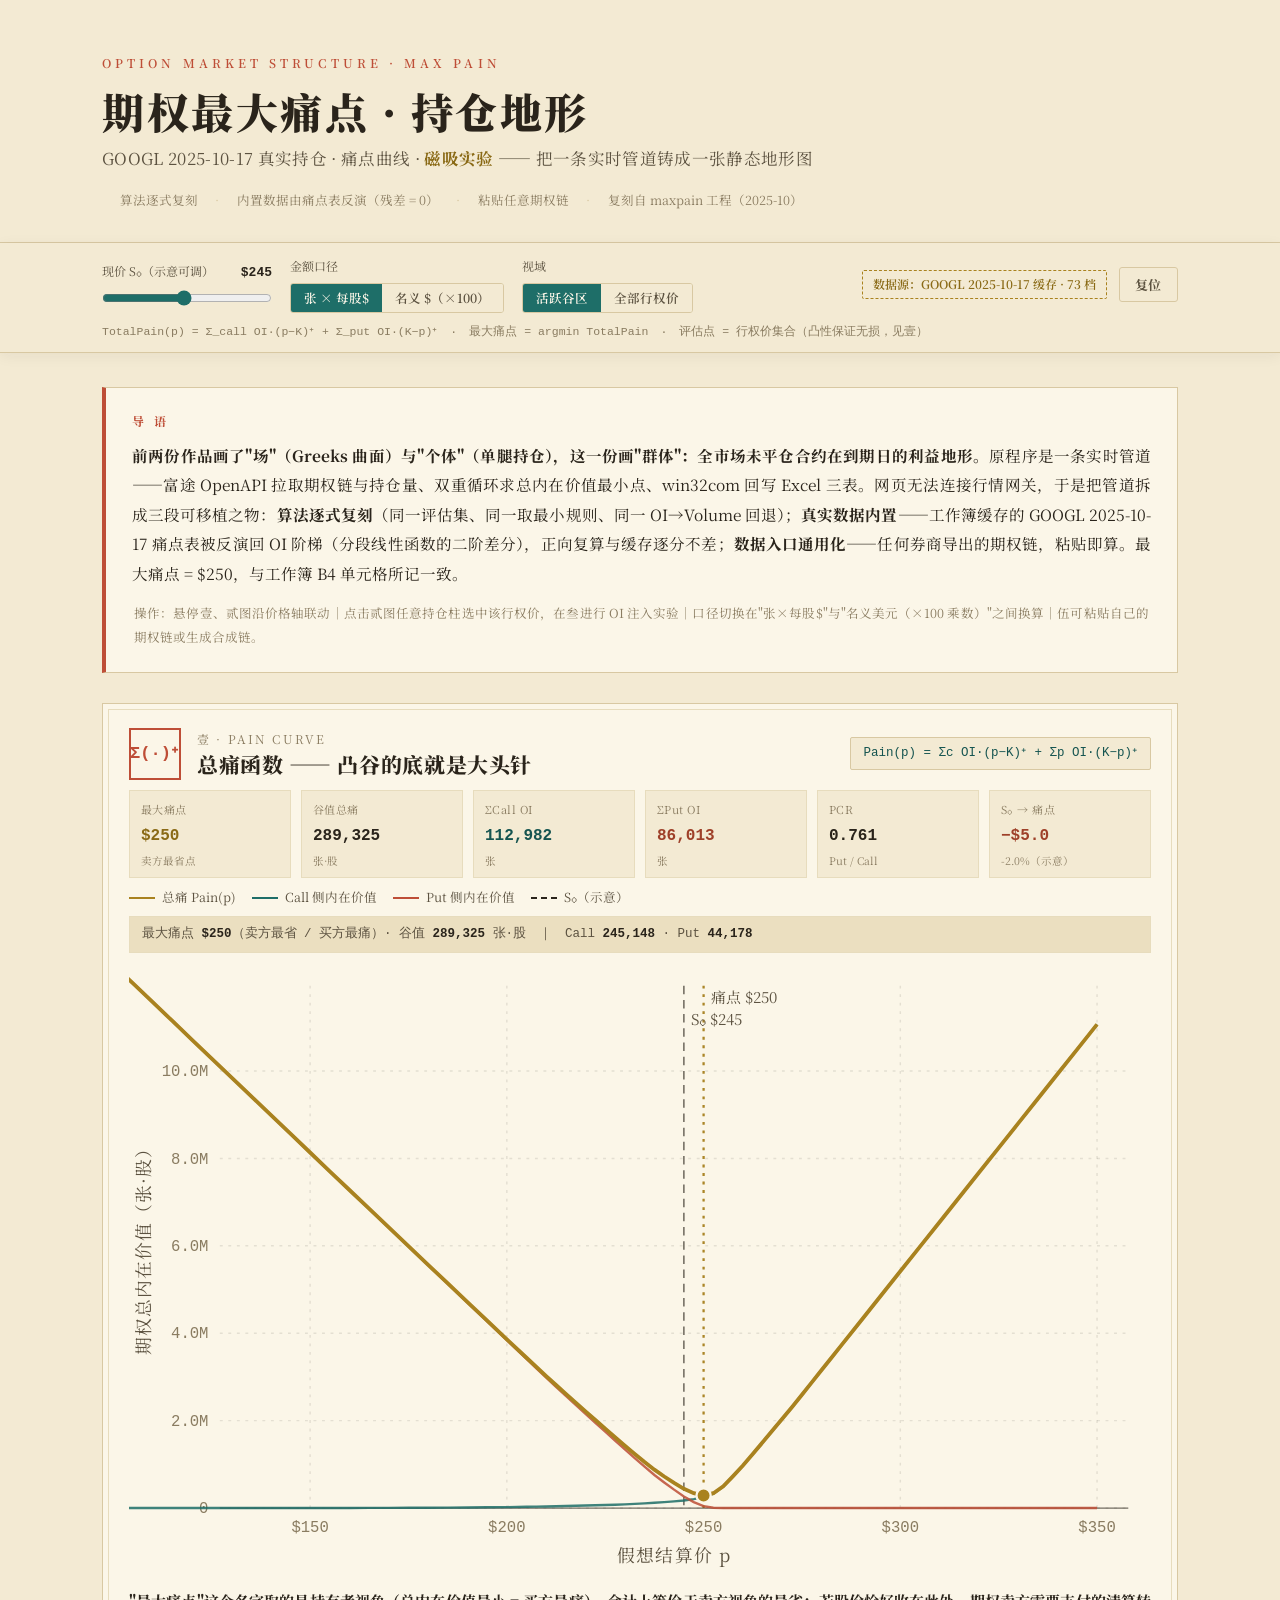
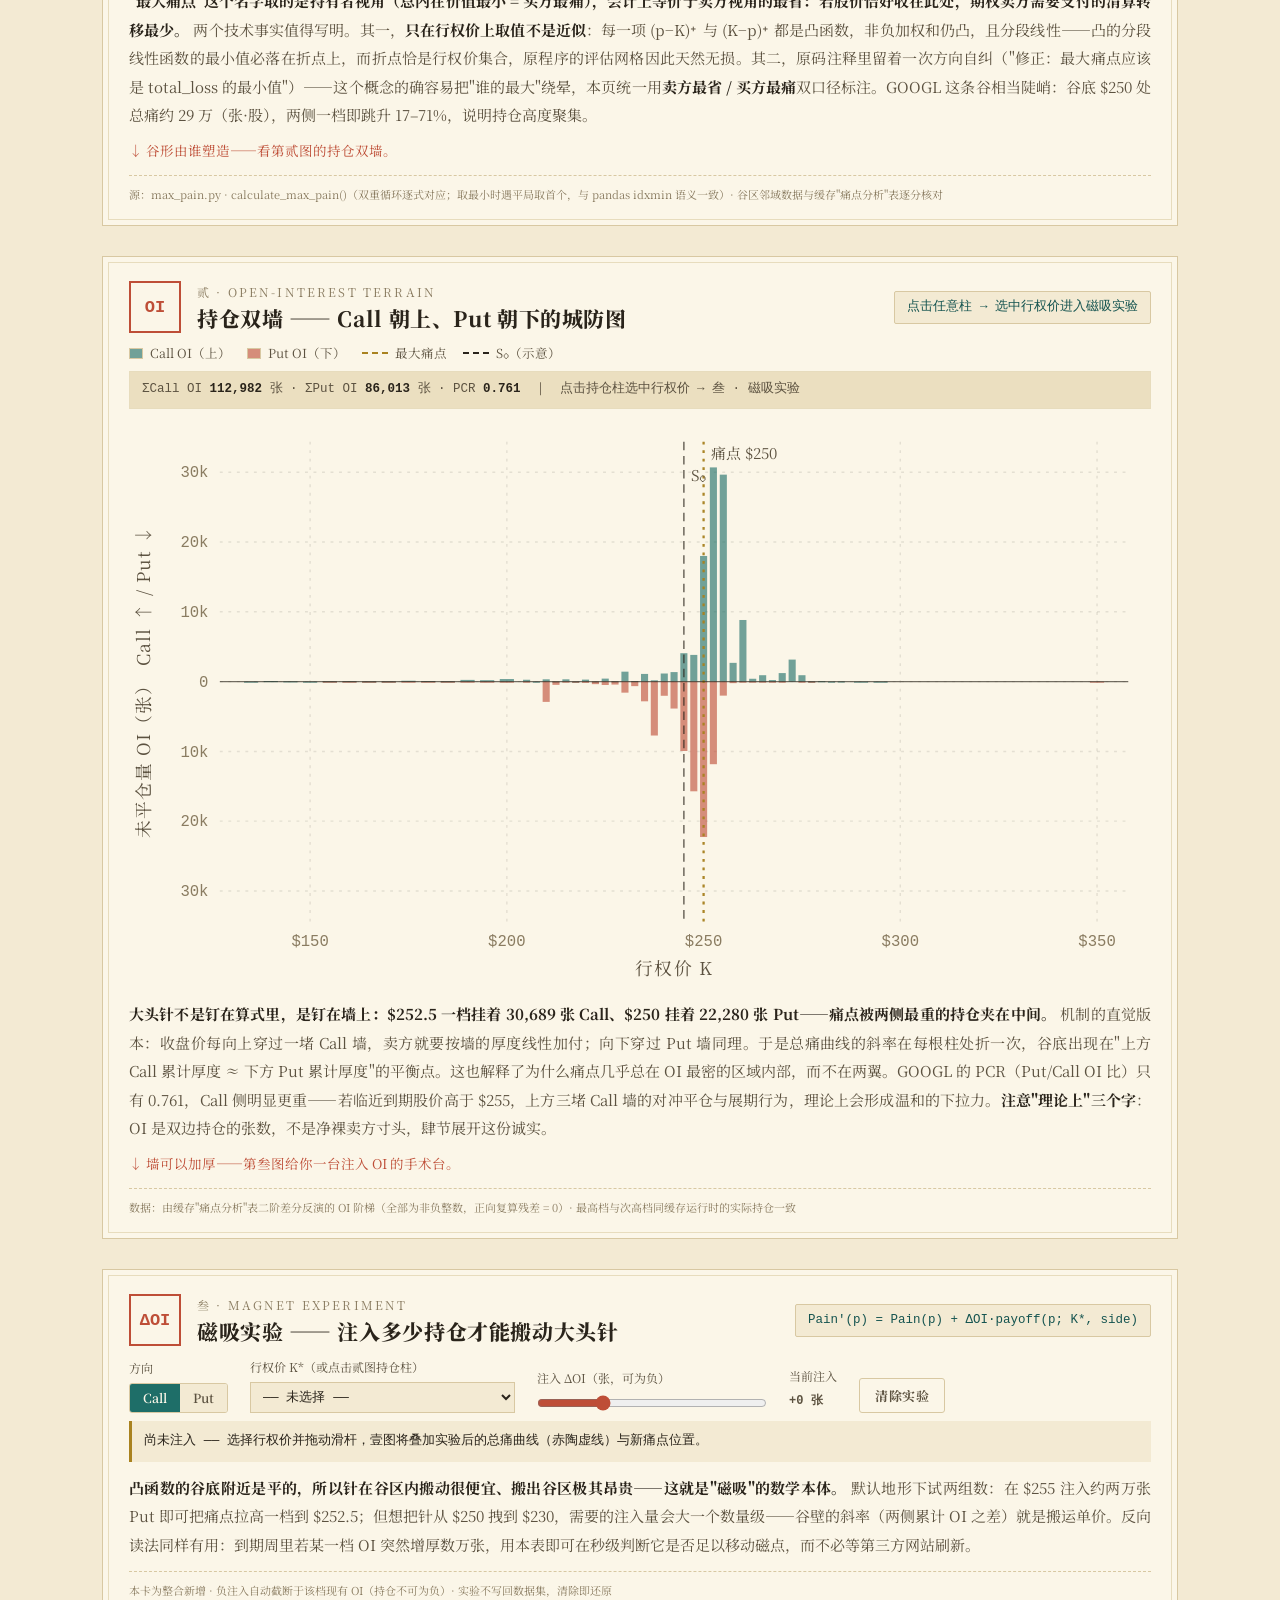
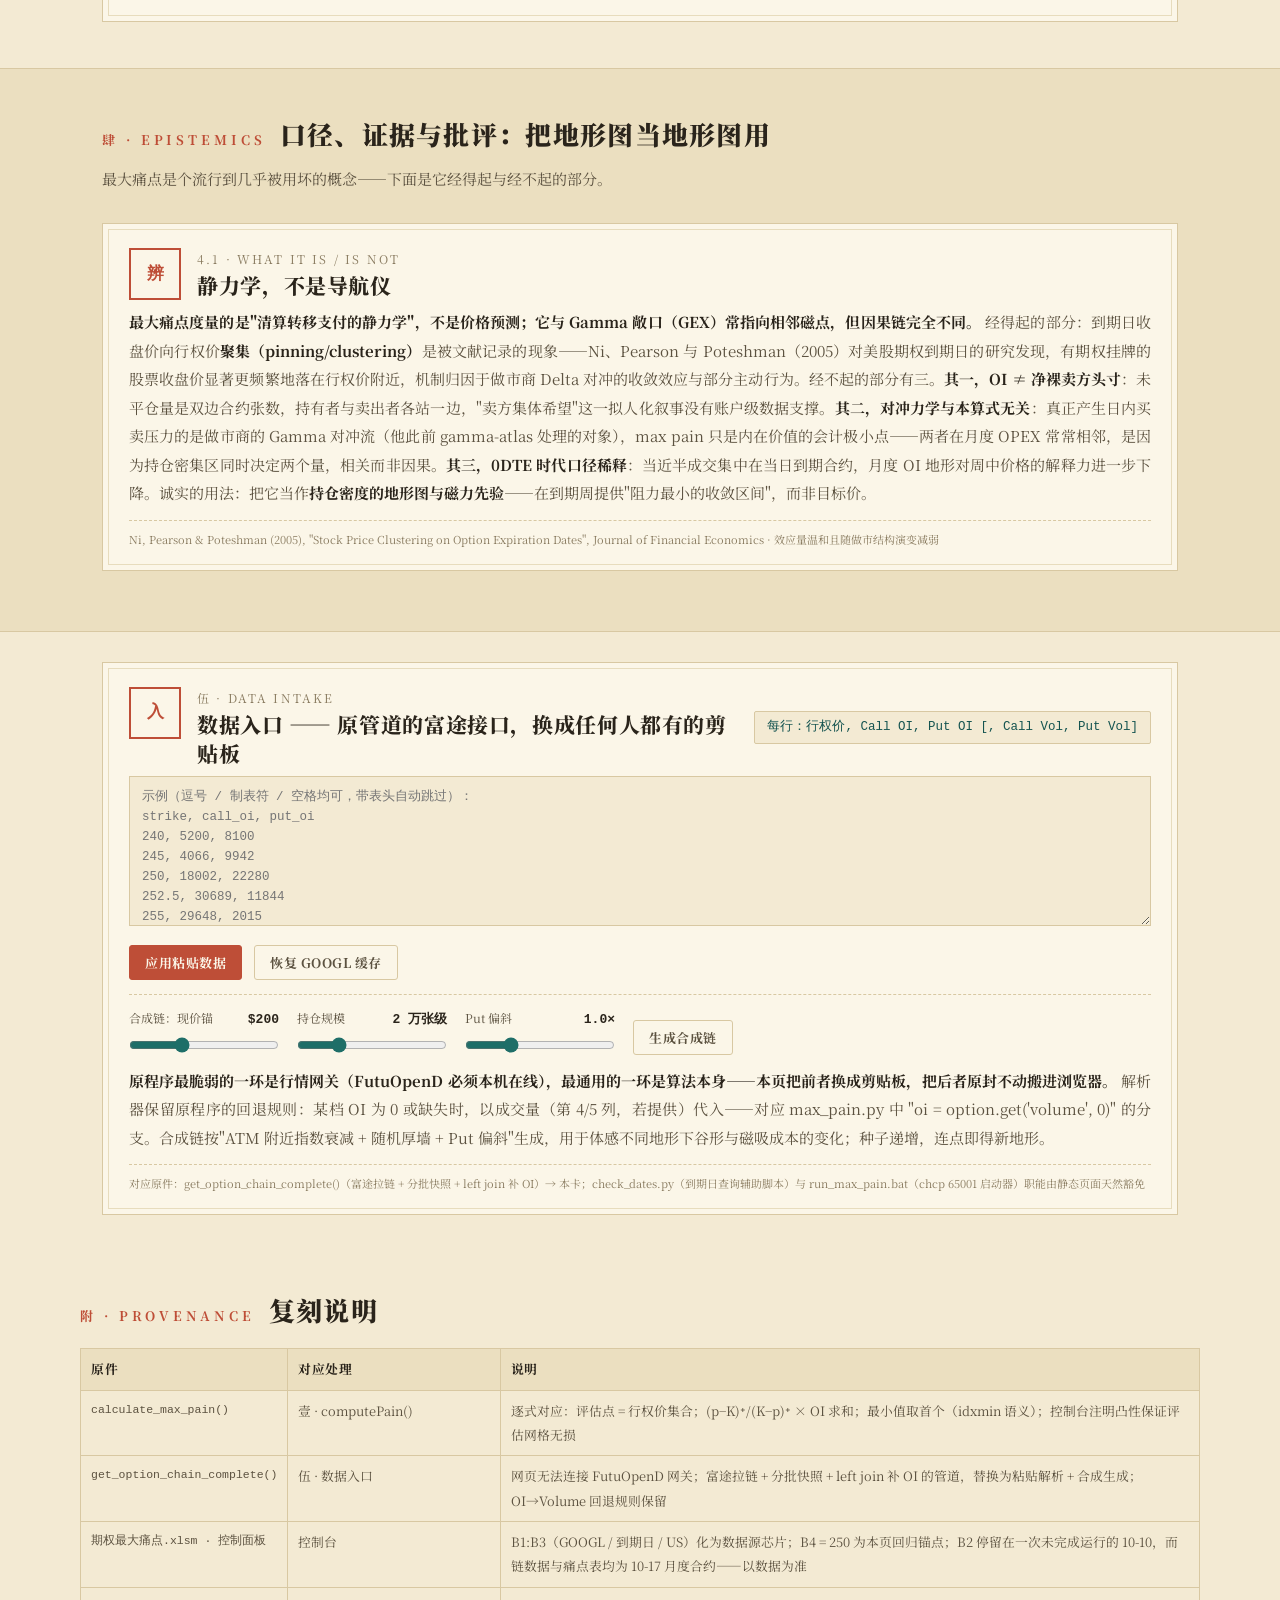
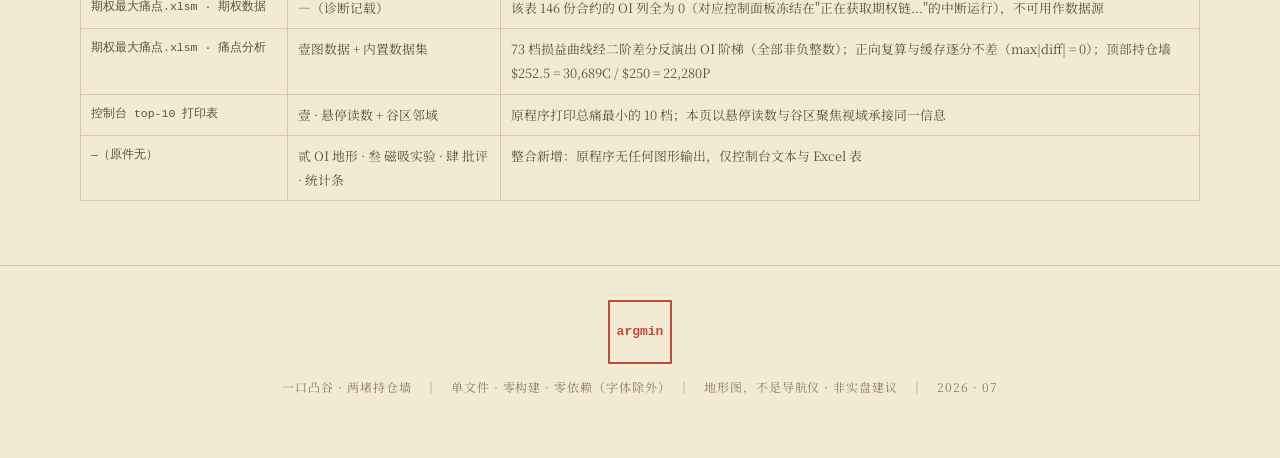
<file: MaxPain/index.html>
<!DOCTYPE html>
<html lang="zh-CN">
<head>
<meta charset="UTF-8">
<meta name="viewport" content="width=device-width, initial-scale=1.0">
<title>期权最大痛点 · 持仓地形 — Max Pain Terrain</title>
<link href="https://fonts.googleapis.com/css2?family=Noto+Serif+SC:wght@400;600;700;900&display=swap" rel="stylesheet">
<style>
:root{
  --paper:#F3EAD3; --paper-deep:#EBDFC0; --card:#FBF6E8;
  --ink:#2A241B; --ink-2:#5C5240; --ink-3:#8A7C61;
  --hair:#D8C8A2; --hair-soft:#E7DCBD;
  --teal:#1E6E68; --teal-deep:#155450;
  --terra:#BE4E37; --terra-deep:#9E4029;
  --plum:#6E4B80; --gold:#A9821F; --gold-deep:#8A6A16;
  --grid:rgba(42,36,27,.11);
}
*{margin:0;padding:0;box-sizing:border-box}
html{scroll-behavior:smooth}
body{
  background:var(--paper); color:var(--ink);
  font-family:'Noto Serif SC','Songti SC','STSong','SimSun',serif;
  font-size:15px; line-height:1.9;
  -webkit-font-smoothing:antialiased;
}
.mono,.mono b{font-family:ui-monospace,'SF Mono',Menlo,Consolas,'Courier New',monospace}
.wrap{max-width:1120px;margin:0 auto;padding:0 22px}

/* ============ 页眉 ============ */
header{padding:52px 0 30px;border-bottom:1px solid var(--hair)}
.eyebrow{font-size:12px;letter-spacing:.34em;color:var(--terra);font-weight:600;text-transform:uppercase}
h1{font-size:42px;font-weight:900;letter-spacing:.06em;margin:10px 0 6px;line-height:1.25}
.subtitle{font-size:16.5px;color:var(--ink-2);letter-spacing:.02em}
.subtitle .g{color:var(--gold-deep);font-weight:700}
.meta{margin-top:14px;font-size:12.5px;color:var(--ink-3);display:flex;gap:1.4em;flex-wrap:wrap}
.meta span::before{content:"·";margin-right:1.4em;color:var(--hair)}
.meta span:first-child::before{content:""}

/* ============ 控制台（吸顶） ============ */
#console{
  position:sticky;top:0;z-index:60;
  background:rgba(243,234,211,.94);backdrop-filter:blur(8px);
  border-bottom:1px solid var(--hair);
  box-shadow:0 3px 14px rgba(42,36,27,.06);
}
.console-inner{display:flex;align-items:center;gap:18px;flex-wrap:wrap;padding:12px 0 8px}
.ctl{display:flex;flex-direction:column;gap:2px;min-width:170px}
.ctl label{font-size:12px;color:var(--ink-2);display:flex;justify-content:space-between;align-items:baseline}
.ctl label b{font-size:13px;color:var(--ink);font-weight:700;font-family:ui-monospace,Menlo,Consolas,monospace}
.ctl input[type=range]{width:100%;accent-color:var(--teal);height:20px;cursor:pointer}
.seg{display:inline-flex;border:1px solid var(--hair);border-radius:3px;overflow:hidden}
.seg button{font-family:inherit;font-size:12.5px;padding:5px 13px;border:none;background:var(--paper);color:var(--ink-2);cursor:pointer;font-weight:600}
.seg button.on{background:var(--teal);color:var(--card)}
.console-btns{display:flex;gap:12px;align-items:center;margin-left:auto;flex-wrap:wrap}
#ds-chip{font-size:12px;color:var(--gold-deep);border:1px dashed var(--gold);padding:2px 10px;border-radius:2px;font-weight:600}
.console-note{font-size:11.5px;color:var(--ink-3);padding:0 0 9px}

/* ============ 导语 ============ */
.thesis{
  margin:34px 0 8px;padding:22px 26px;
  background:var(--card);border:1px solid var(--hair);
  border-left:4px solid var(--terra);
  font-size:15.5px;text-align:justify;
}
.thesis .lab{font-size:12px;letter-spacing:.3em;color:var(--terra);font-weight:700;display:block;margin-bottom:8px}
.thesis b{color:var(--ink)}
.howto{margin:14px 2px 0;font-size:12.5px;color:var(--ink-3)}

/* ============ 图卡 ============ */
main{padding:26px 0 0}
.card{
  background:var(--card);border:1px solid var(--hair);
  margin:30px 0;padding:24px 26px 20px;
  position:relative;
}
.card::before{content:"";position:absolute;inset:5px;border:1px solid var(--hair-soft);pointer-events:none}
.card-head{display:flex;align-items:flex-start;gap:16px;margin-bottom:8px;position:relative;z-index:1}
.glyph{
  flex:0 0 auto;width:52px;height:52px;display:flex;align-items:center;justify-content:center;
  border:2px solid var(--terra);color:var(--terra);
  font-size:17px;font-weight:900;line-height:1;font-family:ui-monospace,Menlo,monospace;
}
.card-title{flex:1 1 auto;min-width:220px}
.card-title h2{font-size:21px;font-weight:800;letter-spacing:.03em;line-height:1.4}
.card-title .en{font-size:12px;color:var(--ink-3);letter-spacing:.18em;text-transform:uppercase}
.formula{
  align-self:center;font-size:12.5px;color:var(--teal-deep);
  border:1px solid var(--hair);background:var(--paper);
  padding:4px 12px;border-radius:2px;white-space:nowrap;
  font-family:ui-monospace,Menlo,Consolas,monospace;
}
.legend{display:flex;gap:16px;flex-wrap:wrap;margin:8px 0 4px;position:relative;z-index:1}
.lchip{display:inline-flex;align-items:center;gap:7px;font-size:12.5px;color:var(--ink-2)}
.lline{display:inline-block;width:26px;height:0}
.lswatch{display:inline-block;width:14px;height:11px;border:1px solid var(--hair)}
.readout{
  margin:6px 0 10px;padding:7px 12px;min-height:34px;
  background:var(--paper-deep);border:1px solid var(--hair-soft);
  font-size:12.5px;color:var(--ink-2);line-height:1.7;
  position:relative;z-index:1;
}
.readout b{color:var(--ink);font-weight:600}
.plot{position:relative;z-index:1}
.plot svg{width:100%;height:auto;display:block;cursor:crosshair}
svg text{font-family:'Noto Serif SC','Songti SC',serif}
svg .tick{font-size:11px;fill:var(--ink-3);font-family:ui-monospace,Menlo,monospace}
svg .axis{font-size:12.5px;fill:var(--ink-2);letter-spacing:.06em}
svg .reflab{font-size:10.5px;fill:var(--ink-2)}
svg .anno{font-size:11px;fill:var(--ink-2)}
svg .grid{stroke:var(--grid);stroke-width:1;stroke-dasharray:2 4}
svg .ref0{stroke:var(--ink);stroke-width:.9;opacity:.65}
svg .refpin{stroke:var(--gold);stroke-width:1.6;stroke-dasharray:2 4;opacity:.95}
svg .refspot{stroke:var(--ink);stroke-width:1.2;stroke-dasharray:6 4;opacity:.6}
svg .refnew{stroke:var(--terra);stroke-width:1.5;stroke-dasharray:4 4;opacity:.95}
svg .xline{stroke:var(--gold);stroke-width:1.1;stroke-dasharray:3 3}
.prose{margin-top:14px;text-align:justify;color:var(--ink-2);position:relative;z-index:1}
.prose b{color:var(--ink)}
.prose .lead{color:var(--ink);font-weight:700}
.prose .bridge{display:block;margin-top:8px;color:var(--terra);font-size:13.5px}
.src{margin-top:12px;font-size:11px;color:var(--ink-3);border-top:1px dashed var(--hair);padding-top:8px;position:relative;z-index:1}

/* ============ 统计条 ============ */
.dash{display:grid;grid-template-columns:repeat(6,1fr);gap:10px;margin:10px 0 6px;position:relative;z-index:1}
.tile{background:var(--paper);border:1px solid var(--hair-soft);padding:8px 11px 6px}
.tile .tl{font-size:11px;color:var(--ink-3);letter-spacing:.04em}
.tile .tv{font-size:16px;font-weight:700;color:var(--ink);font-family:ui-monospace,Menlo,Consolas,monospace;margin-top:1px}
.tile .tv.gold{color:var(--gold-deep)}
.tile .tv.teal{color:var(--teal-deep)}
.tile .tv.terra{color:var(--terra-deep)}
.tile .ts{font-size:10.5px;color:var(--ink-3)}

/* ============ 磁吸实验控件 ============ */
.wf{display:flex;gap:22px;flex-wrap:wrap;align-items:flex-end;margin:10px 0 4px;position:relative;z-index:1}
.wf .fld{display:flex;flex-direction:column;gap:3px}
.wf .fld>span{font-size:12px;color:var(--ink-2)}
.wf select{
  font-family:ui-monospace,Menlo,monospace;font-size:13px;padding:6px 8px;
  border:1px solid var(--hair);background:var(--paper);color:var(--ink);min-width:190px;
}
.wf input[type=range]{width:230px;accent-color:var(--terra);height:20px;cursor:pointer}
.wf .val{font-family:ui-monospace,Menlo,monospace;font-size:13px;font-weight:700;color:var(--ink)}
button.btn{
  font-family:inherit;font-size:13px;font-weight:700;letter-spacing:.04em;
  padding:7px 15px;border-radius:3px;cursor:pointer;transition:all .18s;
  border:1.5px solid var(--terra);background:var(--terra);color:var(--card);
}
button.btn:hover{background:var(--terra-deep);border-color:var(--terra-deep)}
button.btn.ghost{background:transparent;color:var(--ink-2);border-color:var(--hair)}
button.btn.ghost:hover{border-color:var(--ink-3);color:var(--ink)}
.wf-result{
  margin-top:8px;padding:8px 12px;border-left:3px solid var(--gold);
  background:var(--paper);font-size:13px;position:relative;z-index:1;
}
.wf-result b{color:var(--ink)}

/* ============ 数据入口 ============ */
textarea{
  width:100%;min-height:150px;resize:vertical;
  font-family:ui-monospace,Menlo,Consolas,monospace;font-size:12.5px;line-height:1.6;
  background:var(--paper);border:1px solid var(--hair);color:var(--ink);
  padding:10px 12px;position:relative;z-index:1;
}
textarea:focus{outline:1.5px solid var(--teal)}
.io-row{display:flex;gap:12px;flex-wrap:wrap;align-items:center;margin-top:10px;position:relative;z-index:1}
.io-status{font-size:12.5px;color:var(--gold-deep);font-weight:600;position:relative;z-index:1;margin-top:6px}
.gen{display:flex;gap:18px;flex-wrap:wrap;align-items:flex-end;margin-top:14px;padding-top:12px;border-top:1px dashed var(--hair);position:relative;z-index:1}
.gen .ctl{min-width:150px}

/* ============ 段落头 / 复刻 / 页脚 ============ */
#crit{background:var(--paper-deep);border-top:1px solid var(--hair);border-bottom:1px solid var(--hair);margin-top:46px;padding:40px 0 30px}
.sec-head{display:flex;align-items:baseline;gap:14px;margin-bottom:6px}
.sec-head .num{font-size:13px;letter-spacing:.3em;color:var(--terra);font-weight:700}
.sec-head h2{font-size:26px;font-weight:900;letter-spacing:.05em}
.sec-sub{color:var(--ink-2);margin-bottom:6px}
#crit .card{background:var(--card)}
#recon{padding:40px 0 20px}
.recon-table{width:100%;border-collapse:collapse;font-size:12.8px;margin-top:14px}
.recon-table th{background:var(--paper-deep);border:1px solid var(--hair);padding:8px 10px;text-align:left;font-weight:700;letter-spacing:.04em}
.recon-table td{border:1px solid var(--hair);padding:8px 10px;color:var(--ink-2);vertical-align:top}
.recon-table td:first-child{font-family:ui-monospace,Menlo,monospace;font-size:11.5px;white-space:nowrap}
footer{padding:34px 0 60px;text-align:center;border-top:1px solid var(--hair);margin-top:44px}
.seal{
  display:inline-flex;align-items:center;justify-content:center;
  width:64px;height:64px;border:2.5px solid var(--terra);color:var(--terra);
  font-size:13px;font-weight:900;font-family:ui-monospace,Menlo,monospace;margin-bottom:12px;
}
footer p{font-size:12px;color:var(--ink-3);letter-spacing:.08em}

@media (max-width:760px){
  h1{font-size:30px}
  .console-inner{gap:12px}
  .ctl{min-width:130px;flex:1 1 44%}
  .console-btns{margin-left:0;width:100%;justify-content:flex-start}
  .card{padding:18px 14px 16px}
  .formula{white-space:normal}
  .dash{grid-template-columns:repeat(3,1fr)}
  .wf input[type=range]{width:170px}
}
</style>
</head>
<body>
<!-- ==================== 页眉 ==================== -->
<header>
  <div class="wrap">
    <div class="eyebrow">Option Market Structure · Max Pain</div>
    <h1>期权最大痛点 · 持仓地形</h1>
    <div class="subtitle">GOOGL 2025-10-17 真实持仓 · 痛点曲线 · <span class="g">磁吸实验</span> —— 把一条实时管道铸成一张静态地形图</div>
    <div class="meta">
      <span>算法逐式复刻</span><span>内置数据由痛点表反演（残差 = 0）</span><span>粘贴任意期权链</span><span>复刻自 maxpain 工程（2025-10）</span>
    </div>
  </div>
</header>

<!-- ==================== 全局控制台 ==================== -->
<div id="console">
  <div class="wrap">
    <div class="console-inner">
      <div class="ctl"><label>现价 S₀（示意可调） <b id="b-S0">$245</b></label>
        <input type="range" id="in-S0" min="100" max="400" step="0.5" value="245"></div>
      <div class="ctl" style="min-width:auto"><label style="margin-bottom:3px">金额口径</label>
        <span class="seg" id="seg-mult">
          <button data-m="1" class="on">张 × 每股$</button>
          <button data-m="100">名义 $（×100）</button>
        </span></div>
      <div class="ctl" style="min-width:auto"><label style="margin-bottom:3px">视域</label>
        <span class="seg" id="seg-focus">
          <button data-f="1" class="on">活跃谷区</button>
          <button data-f="0">全部行权价</button>
        </span></div>
      <div class="console-btns">
        <span id="ds-chip">数据源：GOOGL 2025-10-17 缓存 · 73 档</span>
        <button class="btn ghost" id="btn-reset">复位</button>
      </div>
    </div>
    <div class="console-note mono">TotalPain(p) = Σ_call OI·(p−K)⁺ + Σ_put OI·(K−p)⁺　·　最大痛点 = argmin TotalPain　·　评估点 = 行权价集合（凸性保证无损，见壹）</div>
  </div>
</div>

<main class="wrap">

<!-- ==================== 导语 ==================== -->
<div class="thesis">
  <span class="lab">导 语</span>
  <b>前两份作品画了"场"（Greeks 曲面）与"个体"（单腿持仓），这一份画"群体"：全市场未平仓合约在到期日的利益地形。</b>原程序是一条实时管道——富途 OpenAPI 拉取期权链与持仓量、双重循环求总内在价值最小点、win32com 回写 Excel 三表。网页无法连接行情网关，于是把管道拆成三段可移植之物：<b>算法逐式复刻</b>（同一评估集、同一取最小规则、同一 OI→Volume 回退）；<b>真实数据内置</b>——工作簿缓存的 GOOGL 2025-10-17 痛点表被反演回 OI 阶梯（分段线性函数的二阶差分），正向复算与缓存逐分不差；<b>数据入口通用化</b>——任何券商导出的期权链，粘贴即算。最大痛点 = $250，与工作簿 B4 单元格所记一致。
  <div class="howto">操作：悬停壹、贰图沿价格轴联动｜点击贰图任意持仓柱选中该行权价，在叁进行 OI 注入实验｜口径切换在"张×每股$"与"名义美元（×100 乘数）"之间换算｜伍可粘贴自己的期权链或生成合成链。</div>
</div>

<!-- ==================== 壹 · 痛点曲线 ==================== -->
<section class="card" id="card-pain">
  <div class="card-head">
    <span class="glyph">Σ(·)⁺</span>
    <div class="card-title">
      <div class="en">壹 · Pain Curve</div>
      <h2>总痛函数 —— 凸谷的底就是大头针</h2>
    </div>
    <span class="formula">Pain(p) = Σc OI·(p−K)⁺ + Σp OI·(K−p)⁺</span>
  </div>
  <div class="dash" id="dash"></div>
  <div class="legend" id="lg-pain"></div>
  <div class="readout mono" id="ro-pain"></div>
  <div class="plot"><svg id="svg-pain" viewBox="0 0 720 430" role="img" aria-label="最大痛点总痛曲线"></svg></div>
  <div class="prose">
    <span class="lead">"最大痛点"这个名字取的是持有者视角（总内在价值最小 = 买方最痛），会计上等价于卖方视角的最省：若股价恰好收在此处，期权卖方需要支付的清算转移最少。</span>
    两个技术事实值得写明。其一，<b>只在行权价上取值不是近似</b>：每一项 (p−K)⁺ 与 (K−p)⁺ 都是凸函数，非负加权和仍凸，且分段线性——凸的分段线性函数的最小值必落在折点上，而折点恰是行权价集合，原程序的评估网格因此天然无损。其二，原码注释里留着一次方向自纠（"修正：最大痛点应该是 total_loss 的最小值"）——这个概念的确容易把"谁的最大"绕晕，本页统一用<b>卖方最省 / 买方最痛</b>双口径标注。GOOGL 这条谷相当陡峭：谷底 $250 处总痛约 29 万（张·股），两侧一档即跳升 17–71%，说明持仓高度聚集。
    <span class="bridge">↓ 谷形由谁塑造——看第贰图的持仓双墙。</span>
  </div>
  <div class="src">源：max_pain.py · calculate_max_pain()（双重循环逐式对应；取最小时遇平局取首个，与 pandas idxmin 语义一致）· 谷区邻域数据与缓存"痛点分析"表逐分核对</div>
</section>

<!-- ==================== 贰 · OI 地形 ==================== -->
<section class="card" id="card-oi">
  <div class="card-head">
    <span class="glyph">OI</span>
    <div class="card-title">
      <div class="en">贰 · Open-Interest Terrain</div>
      <h2>持仓双墙 —— Call 朝上、Put 朝下的城防图</h2>
    </div>
    <span class="formula">点击任意柱 → 选中行权价进入磁吸实验</span>
  </div>
  <div class="legend" id="lg-oi"></div>
  <div class="readout mono" id="ro-oi"></div>
  <div class="plot"><svg id="svg-oi" viewBox="0 0 720 400" role="img" aria-label="未平仓合约地形图"></svg></div>
  <div class="prose">
    <span class="lead">大头针不是钉在算式里，是钉在墙上：$252.5 一档挂着 30,689 张 Call、$250 挂着 22,280 张 Put——痛点被两侧最重的持仓夹在中间。</span>
    机制的直觉版本：收盘价每向上穿过一堵 Call 墙，卖方就要按墙的厚度线性加付；向下穿过 Put 墙同理。于是总痛曲线的斜率在每根柱处折一次，谷底出现在"上方 Call 累计厚度 ≈ 下方 Put 累计厚度"的平衡点。这也解释了为什么痛点几乎总在 OI 最密的区域内部，而不在两翼。GOOGL 的 PCR（Put/Call OI 比）只有 0.761，Call 侧明显更重——若临近到期股价高于 $255，上方三堵 Call 墙的对冲平仓与展期行为，理论上会形成温和的下拉力。<b>注意"理论上"三个字</b>：OI 是双边持仓的张数，不是净裸卖方寸头，肆节展开这份诚实。
    <span class="bridge">↓ 墙可以加厚——第叁图给你一台注入 OI 的手术台。</span>
  </div>
  <div class="src">数据：由缓存"痛点分析"表二阶差分反演的 OI 阶梯（全部为非负整数，正向复算残差 = 0）· 最高档与次高档同缓存运行时的实际持仓一致</div>
</section>

<!-- ==================== 叁 · 磁吸实验 ==================== -->
<section class="card" id="card-wf">
  <div class="card-head">
    <span class="glyph">ΔOI</span>
    <div class="card-title">
      <div class="en">叁 · Magnet Experiment</div>
      <h2>磁吸实验 —— 注入多少持仓才能搬动大头针</h2>
    </div>
    <span class="formula">Pain′(p) = Pain(p) + ΔOI·payoff(p; K*, side)</span>
  </div>
  <div class="wf">
    <div class="fld"><span>方向</span>
      <span class="seg" id="wf-side"><button data-s="C" class="on">Call</button><button data-s="P">Put</button></span></div>
    <div class="fld"><span>行权价 K*（或点击贰图持仓柱）</span>
      <select id="wf-k"></select></div>
    <div class="fld"><span>注入 ΔOI（张，可为负）</span>
      <input type="range" id="wf-d" min="-30000" max="80000" step="500" value="0"></div>
    <div class="fld"><span>当前注入</span><span class="val" id="wf-dv">0 张</span></div>
    <button class="btn ghost" id="wf-clear">清除实验</button>
  </div>
  <div class="wf-result mono" id="wf-result">尚未注入 —— 选择行权价并拖动滑杆，壹图将叠加实验后的总痛曲线（赤陶虚线）与新痛点位置。</div>
  <div class="prose" style="margin-top:12px">
    <span class="lead">凸函数的谷底附近是平的，所以针在谷区内搬动很便宜、搬出谷区极其昂贵——这就是"磁吸"的数学本体。</span>
    默认地形下试两组数：在 $255 注入约两万张 Put 即可把痛点拉高一档到 $252.5；但想把针从 $250 拽到 $230，需要的注入量会大一个数量级——谷壁的斜率（两侧累计 OI 之差）就是搬运单价。反向读法同样有用：到期周里若某一档 OI 突然增厚数万张，用本表即可在秒级判断它是否足以移动磁点，而不必等第三方网站刷新。
  </div>
  <div class="src">本卡为整合新增 · 负注入自动截断于该档现有 OI（持仓不可为负）· 实验不写回数据集，清除即还原</div>
</section>

</main>

<!-- ==================== 肆 · 口径·证据·批评 ==================== -->
<div id="crit">
  <div class="wrap">
    <div class="sec-head"><span class="num">肆 · EPISTEMICS</span><h2>口径、证据与批评：把地形图当地形图用</h2></div>
    <p class="sec-sub">最大痛点是个流行到几乎被用坏的概念——下面是它经得起与经不起的部分。</p>
    <section class="card">
      <div class="card-head">
        <span class="glyph">辨</span>
        <div class="card-title"><div class="en">4.1 · What It Is / Is Not</div><h2>静力学，不是导航仪</h2></div>
      </div>
      <div class="prose" style="margin-top:2px">
        <span class="lead">最大痛点度量的是"清算转移支付的静力学"，不是价格预测；它与 Gamma 敞口（GEX）常指向相邻磁点，但因果链完全不同。</span>
        经得起的部分：到期日收盘价向行权价<b>聚集（pinning/clustering）</b>是被文献记录的现象——Ni、Pearson 与 Poteshman（2005）对美股期权到期日的研究发现，有期权挂牌的股票收盘价显著更频繁地落在行权价附近，机制归因于做市商 Delta 对冲的收敛效应与部分主动行为。经不起的部分有三。<b>其一，OI ≠ 净裸卖方头寸</b>：未平仓量是双边合约张数，持有者与卖出者各站一边，"卖方集体希望"这一拟人化叙事没有账户级数据支撑。<b>其二，对冲力学与本算式无关</b>：真正产生日内买卖压力的是做市商的 Gamma 对冲流（他此前 gamma-atlas 处理的对象），max pain 只是内在价值的会计极小点——两者在月度 OPEX 常常相邻，是因为持仓密集区同时决定两个量，相关而非因果。<b>其三，0DTE 时代口径稀释</b>：当近半成交集中在当日到期合约，月度 OI 地形对周中价格的解释力进一步下降。诚实的用法：把它当作<b>持仓密度的地形图与磁力先验</b>——在到期周提供"阻力最小的收敛区间"，而非目标价。
      </div>
      <div class="src">Ni, Pearson &amp; Poteshman (2005), "Stock Price Clustering on Option Expiration Dates", Journal of Financial Economics · 效应量温和且随做市结构演变减弱</div>
    </section>
  </div>
</div>

<main class="wrap">
<!-- ==================== 伍 · 数据入口 ==================== -->
<section class="card" id="card-io">
  <div class="card-head">
    <span class="glyph">入</span>
    <div class="card-title">
      <div class="en">伍 · Data Intake</div>
      <h2>数据入口 —— 原管道的富途接口，换成任何人都有的剪贴板</h2>
    </div>
    <span class="formula">每行：行权价, Call OI, Put OI [, Call Vol, Put Vol]</span>
  </div>
  <textarea id="io-text" spellcheck="false" placeholder="示例（逗号 / 制表符 / 空格均可，带表头自动跳过）：
strike, call_oi, put_oi
240, 5200, 8100
245, 4066, 9942
250, 18002, 22280
252.5, 30689, 11844
255, 29648, 2015"></textarea>
  <div class="io-row">
    <button class="btn" id="io-apply">应用粘贴数据</button>
    <button class="btn ghost" id="io-restore">恢复 GOOGL 缓存</button>
  </div>
  <div class="io-status" id="io-status"></div>
  <div class="gen">
    <div class="ctl"><label>合成链：现价锚 <b id="b-gS">$200</b></label>
      <input type="range" id="g-S" min="50" max="500" step="5" value="200"></div>
    <div class="ctl"><label>持仓规模 <b id="b-gA">2 万张级</b></label>
      <input type="range" id="g-A" min="1" max="5" step="1" value="2"></div>
    <div class="ctl"><label>Put 偏斜 <b id="b-gW">1.0×</b></label>
      <input type="range" id="g-W" min="0.4" max="2.5" step="0.1" value="1.0"></div>
    <button class="btn ghost" id="g-go">生成合成链</button>
  </div>
  <div class="prose" style="margin-top:12px">
    <span class="lead">原程序最脆弱的一环是行情网关（FutuOpenD 必须本机在线），最通用的一环是算法本身——本页把前者换成剪贴板，把后者原封不动搬进浏览器。</span>
    解析器保留原程序的回退规则：某档 OI 为 0 或缺失时，以成交量（第 4/5 列，若提供）代入——对应 max_pain.py 中 "oi = option.get('volume', 0)" 的分支。合成链按"ATM 附近指数衰减 + 随机厚墙 + Put 偏斜"生成，用于体感不同地形下谷形与磁吸成本的变化；种子递增，连点即得新地形。
  </div>
  <div class="src">对应原件：get_option_chain_complete()（富途拉链 + 分批快照 + left join 补 OI）→ 本卡；check_dates.py（到期日查询辅助脚本）与 run_max_pain.bat（chcp 65001 启动器）职能由静态页面天然豁免</div>
</section>
</main>

<!-- ==================== 复刻说明 ==================== -->
<div id="recon" class="wrap">
  <div class="sec-head"><span class="num">附 · PROVENANCE</span><h2>复刻说明</h2></div>
  <table class="recon-table">
    <tr><th>原件</th><th>对应处理</th><th>说明</th></tr>
    <tr><td>calculate_max_pain()</td><td>壹 · computePain()</td><td>逐式对应：评估点 = 行权价集合；(p−K)⁺/(K−p)⁺ × OI 求和；最小值取首个（idxmin 语义）；控制台注明凸性保证评估网格无损</td></tr>
    <tr><td>get_option_chain_complete()</td><td>伍 · 数据入口</td><td>网页无法连接 FutuOpenD 网关；富途拉链 + 分批快照 + left join 补 OI 的管道，替换为粘贴解析 + 合成生成；OI→Volume 回退规则保留</td></tr>
    <tr><td>期权最大痛点.xlsm · 控制面板</td><td>控制台</td><td>B1:B3（GOOGL / 到期日 / US）化为数据源芯片；B4 = 250 为本页回归锚点；B2 停留在一次未完成运行的 10-10，而链数据与痛点表均为 10-17 月度合约——以数据为准</td></tr>
    <tr><td>期权最大痛点.xlsm · 期权数据</td><td>—（诊断记载）</td><td>该表 146 份合约的 OI 列全为 0（对应控制面板冻结在"正在获取期权链..."的中断运行），不可用作数据源</td></tr>
    <tr><td>期权最大痛点.xlsm · 痛点分析</td><td>壹图数据 + 内置数据集</td><td>73 档损益曲线经二阶差分反演出 OI 阶梯（全部非负整数）；正向复算与缓存逐分不差（max|diff| = 0）；顶部持仓墙 $252.5 = 30,689C / $250 = 22,280P</td></tr>
    <tr><td>控制台 top-10 打印表</td><td>壹 · 悬停读数 + 谷区邻域</td><td>原程序打印总痛最小的 10 档；本页以悬停读数与谷区聚焦视域承接同一信息</td></tr>
    <tr><td>—（原件无）</td><td>贰 OI 地形 · 叁 磁吸实验 · 肆 批评 · 统计条</td><td>整合新增：原程序无任何图形输出，仅控制台文本与 Excel 表</td></tr>
  </table>
</div>

<footer>
  <div class="seal">argmin</div>
  <p>一口凸谷 · 两堵持仓墙　｜　单文件 · 零构建 · 零依赖（字体除外）　｜　地形图，不是导航仪 · 非实盘建议　｜　2026 · 07</p>
</footer>
<script>
const GOOGL_ROWS=[[70,0,0],[75,0,0],[80,0,0],[85,0,0],[90,0,0],[95,0,0],[100,0,0],[105,0,0],[110,0,0],[115,0,0],[120,0,0],[125,0,0],[130,0,0],[135,9,0],[140,79,0],[145,45,0],[150,5,0],[155,31,113],[160,65,3],[165,17,34],[170,18,5],[175,118,2],[180,72,2],[185,49,2],[190,237,2],[195,210,8],[200,357,18],[205,259,18],[207.5,2,0],[210,328,2906],[212.5,10,476],[215,335,47],[217.5,5,40],[220,289,176],[222.5,8,371],[225,428,486],[227.5,31,420],[230,1433,1592],[232.5,82,656],[235,1089,2817],[237.5,186,7730],[240,1157,2042],[242.5,1362,3866],[245,4066,9942],[247.5,3817,15729],[250,18002,22280],[252.5,30689,11844],[255,29648,2015],[257.5,2675,214],[260,8817,55],[262.5,413,5],[265,922,12],[267.5,231,4],[270,1211,45],[272.5,3145,0],[275,920,4],[277.5,17,30],[280,69,0],[282.5,1,0],[285,14,0],[290,5,0],[295,4,0],[300,0,0],[305,0,0],[310,0,0],[315,0,0],[320,0,0],[325,0,0],[330,0,0],[335,0,0],[340,0,0],[345,0,0],[350,0,2]];'use strict';
/* ================= 1. 最大痛点算法核（与 max_pain.py 逐式对应） ================= */
function painAt(p, rows){ let c=0,q=0;
  for(const r of rows){ c+=r.c*Math.max(0,p-r.k); q+=r.p*Math.max(0,r.k-p); }
  return {c,q,t:c+q};
}
function computePain(rows){
  const ks=rows.map(r=>r.k);
  const CL=[],PL=[],TL=[]; let mi=0;
  for(let j=0;j<ks.length;j++){
    const {c,q,t}=painAt(ks[j],rows);
    CL.push(c); PL.push(q); TL.push(t);
    if(t<TL[mi]) mi=j;                 /* 平局取首个 = pandas idxmin 语义 */
  }
  return {ks,CL,PL,TL,i:mi,pain:ks[mi],minLoss:TL[mi]};
}

/* ================= 2. 状态 · 工具 ================= */
const state={ S0:245, mult:1, focus:true,
  ds:{name:'GOOGL 2025-10-17 缓存', rows:GOOGL_ROWS.map(r=>({k:r[0],c:r[1],p:r[2]}))},
  wf:{side:'C', k:null, d:0} };
const $=id=>document.getElementById(id);
const tho=v=>Math.round(v).toString().replace(/\B(?=(\d{3})+(?!\d))/g,',');
function fmtBig(v){ const a=Math.abs(v);
  if(a>=1e9) return (v/1e9).toFixed(1)+'B';
  if(a>=1e6) return (v/1e6).toFixed(1)+'M';
  if(a>=1e3) return (v/1e3).toFixed(0)+'k';
  return String(Math.round(v)); }
const kfmt=k=>'$'+(Number.isInteger(k)?k:k.toFixed(1).replace(/\.0$/,''));
const unitName=()=>state.mult===100?'$（名义）':'张·股';
function niceTicks(min,max,n){
  if(!(isFinite(min)&&isFinite(max))) return [];
  if(min===max){min-=1;max+=1;}
  const span=max-min, step0=span/Math.max(1,n);
  const mag=Math.pow(10,Math.floor(Math.log10(step0)));
  const norm=step0/mag;
  const step=(norm<1.5?1:norm<3?2:norm<7?5:10)*mag;
  const lo=Math.ceil(min/step)*step, ts=[];
  for(let v=lo; v<=max+step*1e-6; v+=step) ts.push(Math.abs(v)<step*1e-6?0:v);
  return ts;
}
function interp(pts,x){
  if(x<pts[0][0]||x>pts[pts.length-1][0]) return null;
  let lo=0,hi=pts.length-1;
  while(hi-lo>1){ const m=(lo+hi)>>1; if(pts[m][0]<=x) lo=m; else hi=m; }
  const a=pts[lo],b=pts[hi],t=(x-a[0])/((b[0]-a[0])||1);
  return a[1]+(b[1]-a[1])*t;
}
const C={teal:'#1E6E68',terra:'#BE4E37',gold:'#A9821F',ink:'#2A241B'};

/* 数据派生量（每次 renderAll 重算并缓存） */
let PB=null, PW=null, DEFF=0;
function wfRows(){
  const w=state.wf;
  if(w.k==null) return null;
  const row=state.ds.rows.find(r=>r.k===w.k); if(!row) return null;
  const cur=(w.side==='C'?row.c:row.p);
  DEFF=Math.max(w.d, -cur);
  if(DEFF===0) return null;
  return state.ds.rows.map(r=>{
    if(r.k!==w.k) return r;
    return {k:r.k, c:r.c+(w.side==='C'?DEFF:0), p:r.p+(w.side==='P'?DEFF:0)};
  });
}
function recompute(){
  PB=computePain(state.ds.rows);
  const wr=wfRows();
  PW=wr?computePain(wr):null;
}
function viewDomain(){
  const rows=state.ds.rows, ks=rows.map(r=>r.k);
  let lo=ks[0], hi=ks[ks.length-1];
  if(state.focus){
    const act=rows.filter(r=>r.c+r.p>0);
    if(act.length>=2){ lo=act[0].k; hi=act[act.length-1].k; }
  }
  const pad=(hi-lo)/ks.length*1.6+ (hi-lo)*0.015;
  return [lo-pad, hi+pad];
}

/* ================= 3. SVG 图表引擎（bars + onClick 扩展版） ================= */
const W=720, M={l:64,r:16,t:16,b:46};
const charts=[]; let hover={x:null};
function makeChart(cfg){
  const svg=$(cfg.svg), ro=$(cfg.ro), lg=cfg.lg?$(cfg.lg):null;
  const H=cfg.h||400;
  const ch={cfg,svg,ro,lg,H,sx:null,sy:null,x0:0,x1:1,series:[]};

  ch.update=function(){
    const dom=cfg.domain(state); ch.x0=dom[0]; ch.x1=dom[1];
    const S=cfg.series?cfg.series(state):[]; ch.series=S;
    const B=cfg.bars?cfg.bars(state):[];
    let ymin=cfg.yMin!=null?cfg.yMin(state):null, ymax=cfg.yMax!=null?cfg.yMax(state):null;
    if(ymin==null||ymax==null){
      let lo=Infinity,hi=-Infinity;
      S.forEach(s=>s.pts.forEach(p=>{ if(p[0]<ch.x0||p[0]>ch.x1)return; if(p[1]<lo)lo=p[1]; if(p[1]>hi)hi=p[1]; }));
      B.forEach(b=>{ if(b.x<ch.x0||b.x>ch.x1)return; lo=Math.min(lo,b.y0,b.y1); hi=Math.max(hi,b.y0,b.y1); });
      if(cfg.zeroBase){ lo=Math.min(lo,0); hi=Math.max(hi,0); }
      const pad=((hi-lo)||1)*0.08;
      if(ymin==null) ymin=lo-(cfg.zeroBase&&lo>=0?0:pad);
      if(ymax==null) ymax=hi+pad;
    }
    const sx=x=>M.l+(x-ch.x0)/(ch.x1-ch.x0)*(W-M.l-M.r);
    const sy=y=>H-M.b-(y-ymin)/(ymax-ymin)*(H-M.t-M.b);
    ch.sx=sx; ch.sy=sy;
    let g='';
    niceTicks(ymin,ymax,5).forEach(v=>{ const y=sy(v);
      g+='<line class="grid" x1="'+M.l+'" x2="'+(W-M.r)+'" y1="'+y.toFixed(1)+'" y2="'+y.toFixed(1)+'"/>';
      g+='<text class="tick" x="'+(M.l-8)+'" y="'+(y+3.6).toFixed(1)+'" text-anchor="end">'+cfg.yFmt(v)+'</text>'; });
    niceTicks(ch.x0,ch.x1,6).forEach(v=>{ const x=sx(v);
      g+='<line class="grid" y1="'+M.t+'" y2="'+(H-M.b)+'" x1="'+x.toFixed(1)+'" x2="'+x.toFixed(1)+'"/>';
      g+='<text class="tick" y="'+(H-M.b+17)+'" x="'+x.toFixed(1)+'" text-anchor="middle">'+(cfg.xFmt?cfg.xFmt(v):Math.round(v))+'</text>'; });
    B.forEach(b=>{ if(b.x+b.w/2<ch.x0||b.x-b.w/2>ch.x1) return;
      const x=sx(b.x-b.w/2), wpx=Math.max(1.2, sx(b.x+b.w/2)-sx(b.x-b.w/2));
      const y1=sy(b.y0), y2=sy(b.y1), yy=Math.min(y1,y2), hh=Math.max(0.8,Math.abs(y1-y2));
      g+='<rect x="'+x.toFixed(1)+'" y="'+yy.toFixed(1)+'" width="'+wpx.toFixed(1)+'" height="'+hh.toFixed(1)
        +'" fill="'+b.fill+'"'+(b.stroke?' stroke="'+b.stroke+'" stroke-width="1.4"':'')
        +(b.dash?' stroke-dasharray="3 3" fill-opacity="0"':'')+'/>'; });
    (cfg.refs?cfg.refs(state):[]).forEach(rf=>{
      if(rf.type==='v'){ if(rf.x<ch.x0||rf.x>ch.x1) return; const x=sx(rf.x);
        g+='<line class="'+(rf.cls||'refpin')+'" x1="'+x.toFixed(1)+'" x2="'+x.toFixed(1)+'" y1="'+M.t+'" y2="'+(H-M.b)+'"/>';
        if(rf.label){ const flip=x>W-110;
          g+='<text class="reflab" x="'+(flip?x-5:x+5).toFixed(1)+'" y="'+(M.t+12+(rf.dy||0))+'"'+(flip?' text-anchor="end"':'')+'>'+rf.label+'</text>'; }
      } else { const y=sy(rf.y);
        g+='<line class="'+(rf.cls||'ref0')+'" x1="'+M.l+'" x2="'+(W-M.r)+'" y1="'+y.toFixed(1)+'" y2="'+y.toFixed(1)+'"/>'; }
    });
    S.forEach(s=>{
      let d=''; let started=false;
      s.pts.forEach(p=>{ const X=sx(p[0]), Y=sy(p[1]);
        d+=(started?'L':'M')+X.toFixed(2)+' '+Y.toFixed(2); started=true; });
      g+='<path d="'+d+'" fill="none" stroke="'+s.color+'" stroke-width="'+(s.w||2.3)+'"'
        +(s.dash?' stroke-dasharray="'+s.dash+'"':'')+' opacity="'+(s.alpha!=null?s.alpha:1)+'"/>';
    });
    if(cfg.extras) g+=cfg.extras(state,{sx,sy,x0:ch.x0,x1:ch.x1,H});
    g+='<text class="axis" x="'+((M.l+W-M.r)/2)+'" y="'+(H-8)+'" text-anchor="middle">'+cfg.xLabel+'</text>';
    g+='<text class="axis" transform="translate(15 '+((M.t+H-M.b)/2)+') rotate(-90)" text-anchor="middle">'+cfg.yLabel(state)+'</text>';
    svg.innerHTML='<g class="plot">'+g+'</g><g class="cross"></g>';
    if(lg&&cfg.legend){
      lg.innerHTML=cfg.legend(state).map(it=>{
        if(it.swatch) return '<span class="lchip"><span class="lswatch" style="background:'+it.swatch+'"></span>'+it.label+'</span>';
        const style='border-top:2.6px '+(it.dot?'dotted':it.dash?'dashed':'solid')+' '+it.color+';'+(it.alpha?'opacity:'+it.alpha+';':'');
        return '<span class="lchip"><span class="lline" style="'+style+'"></span>'+it.label+'</span>';
      }).join('');
    }
    ch.setDefaultReadout();
    if(hover.x!=null && cfg.group) ch.drawCross(hover.x);
  };
  ch.setDefaultReadout=function(){ if(cfg.readout&&ro) ro.innerHTML=cfg.readout(state,null); };
  ch.drawCross=function(xv){
    const cg=svg.querySelector('.cross'); if(!cg) return;
    if(xv<ch.x0||xv>ch.x1){ cg.innerHTML=''; ch.setDefaultReadout(); return; }
    const x=ch.sx(xv);
    let h='<line class="xline" x1="'+x.toFixed(1)+'" x2="'+x.toFixed(1)+'" y1="'+M.t+'" y2="'+(H-M.b)+'"/>';
    ch.series.forEach(s=>{ const yv=interp(s.pts,xv); if(yv==null) return;
      h+='<circle cx="'+x.toFixed(1)+'" cy="'+ch.sy(yv).toFixed(1)+'" r="3.4" fill="'+s.color+'" stroke="#FBF6E8" stroke-width="1.4"/>'; });
    cg.innerHTML=h;
    if(cfg.readout&&ro) ro.innerHTML=cfg.readout(state,xv);
  };
  svg.addEventListener('pointermove',e=>{
    const r=svg.getBoundingClientRect(); if(!r.width) return;
    const px=(e.clientX-r.left)/r.width*W;
    let xv=ch.x0+(px-M.l)/(W-M.l-M.r)*(ch.x1-ch.x0);
    xv=Math.min(Math.max(xv,ch.x0),ch.x1);
    if(cfg.group){ hover.x=xv; broadcast(); }
    else ch.drawCross(xv);
  });
  svg.addEventListener('pointerleave',()=>{
    if(cfg.group){ hover.x=null; broadcast(); }
    else { const cg=svg.querySelector('.cross'); if(cg)cg.innerHTML=''; ch.setDefaultReadout(); }
  });
  if(cfg.onClick) svg.addEventListener('click',e=>{
    const r=svg.getBoundingClientRect(); if(!r.width) return;
    const px=(e.clientX-r.left)/r.width*W;
    const xv=ch.x0+(px-M.l)/(W-M.l-M.r)*(ch.x1-ch.x0);
    cfg.onClick(xv,state);
  });
  charts.push(ch); return ch;
}
function broadcast(){
  charts.forEach(c=>{ if(!c.cfg.group) return;
    if(hover.x==null){ const cg=c.svg.querySelector('.cross'); if(cg)cg.innerHTML=''; c.setDefaultReadout(); }
    else c.drawCross(hover.x);
  });
}

/* ================= 4. 壹 · 痛点曲线 ================= */
makeChart({ svg:'svg-pain', ro:'ro-pain', lg:'lg-pain', group:'px', h:430,
  xLabel:'假想结算价 p', yLabel:st=>'期权总内在价值（'+unitName()+'）', zeroBase:true,
  yFmt:fmtBig, xFmt:v=>'$'+Math.round(v),
  domain:viewDomain,
  series:st=>{ const m=st.mult, out=[
      {color:C.teal, w:1.7, alpha:.85, pts:PB.ks.map((k,j)=>[k,PB.CL[j]*m])},
      {color:C.terra, w:1.7, alpha:.85, pts:PB.ks.map((k,j)=>[k,PB.PL[j]*m])},
      {color:C.gold, w:2.7, pts:PB.ks.map((k,j)=>[k,PB.TL[j]*m])}];
    if(PW) out.push({color:C.terra, w:2.1, dash:'7 5', pts:PW.ks.map((k,j)=>[k,PW.TL[j]*m])});
    return out; },
  refs:st=>{ const r=[
      {type:'v', x:PB.pain, cls:'refpin', label:'痛点 '+kfmt(PB.pain)},
      {type:'v', x:st.S0, cls:'refspot', label:'S₀ '+kfmt(st.S0), dy:16},
      {type:'h', y:0, cls:'ref0'}];
    if(PW && PW.pain!==PB.pain) r.push({type:'v', x:PW.pain, cls:'refnew', label:'新痛点 '+kfmt(PW.pain), dy:32});
    return r; },
  extras:(st,h)=>{ const m=st.mult;
    let g='<circle cx="'+h.sx(PB.pain).toFixed(1)+'" cy="'+h.sy(PB.minLoss*m).toFixed(1)+'" r="5" fill="'+C.gold+'" stroke="#FBF6E8" stroke-width="1.6"/>';
    if(PW && PW.pain!==PB.pain) g+='<circle cx="'+h.sx(PW.pain).toFixed(1)+'" cy="'+h.sy(PW.minLoss*m).toFixed(1)+'" r="4.4" fill="'+C.terra+'" stroke="#FBF6E8" stroke-width="1.4"/>';
    return g; },
  legend:st=>{ const l=[
      {color:C.gold, label:'总痛 Pain(p)'},
      {color:C.teal, label:'Call 侧内在价值'},
      {color:C.terra, label:'Put 侧内在价值'},
      {color:C.ink, dash:1, label:'S₀（示意）'}];
    if(PW) l.push({color:C.terra, dash:1, label:'实验后总痛（叁）'});
    return l; },
  readout:(st,p)=>{ const m=st.mult;
    if(p==null){
      return '最大痛点 <b>'+kfmt(PB.pain)+'</b>（卖方最省 / 买方最痛）· 谷值 <b>'+tho(PB.minLoss*m)+'</b> '+unitName()
        +'　｜　Call <b>'+tho(PB.CL[PB.i]*m)+'</b> · Put <b>'+tho(PB.PL[PB.i]*m)+'</b>';
    }
    const {c,q,t}=painAt(p,state.ds.rows);
    const pct=PB.minLoss>0?((t/PB.minLoss-1)*100):0;
    return '若结算于 <b>$'+p.toFixed(1)+'</b>：卖方共付 <b>'+tho(t*m)+'</b> '+unitName()
      +'（Call '+tho(c*m)+' · Put '+tho(q*m)+'）· 高于谷值 <b>+'+pct.toFixed(0)+'%</b>'; }
});

/* ================= 5. 贰 · OI 地形 ================= */
function barW(rows,j){
  const ks=rows.map(r=>r.k);
  const gl=j>0?ks[j]-ks[j-1]:(ks[1]-ks[0]);
  const gr=j<ks.length-1?ks[j+1]-ks[j]:(ks[ks.length-1]-ks[ks.length-2]);
  return 0.72*Math.min(gl,gr);
}
function nearestStrike(xv){
  let best=null,bd=Infinity;
  state.ds.rows.forEach(r=>{ const d=Math.abs(r.k-xv); if(d<bd){bd=d;best=r.k;} });
  return best;
}
makeChart({ svg:'svg-oi', ro:'ro-oi', lg:'lg-oi', group:'px',
  xLabel:'行权价 K', yLabel:st=>'未平仓量 OI（张）　Call ↑ / Put ↓',
  yMin:st=>{ const mx=Math.max(...state.ds.rows.map(r=>Math.max(r.c,r.p)),1); return -mx*1.12; },
  yMax:st=>{ const mx=Math.max(...state.ds.rows.map(r=>Math.max(r.c,r.p)),1); return mx*1.12; },
  yFmt:v=>fmtBig(Math.abs(v)), xFmt:v=>'$'+Math.round(v),
  domain:viewDomain,
  bars:st=>{ const out=[];
    st.ds.rows.forEach((r,j)=>{ const w=barW(st.ds.rows,j), sel=(st.wf.k===r.k);
      if(r.c>0||sel) out.push({x:r.k,w,y0:0,y1:r.c, fill:'rgba(30,110,104,.62)', stroke:sel?C.ink:null});
      if(r.p>0||sel) out.push({x:r.k,w,y0:0,y1:-r.p, fill:'rgba(190,78,55,.62)', stroke:sel?C.ink:null});
    });
    return out; },
  refs:st=>{ const r=[
      {type:'v', x:PB.pain, cls:'refpin', label:'痛点 '+kfmt(PB.pain)},
      {type:'v', x:st.S0, cls:'refspot', label:'S₀', dy:16},
      {type:'h', y:0, cls:'ref0'}];
    if(PW && PW.pain!==PB.pain) r.push({type:'v', x:PW.pain, cls:'refnew', label:'新痛点', dy:32});
    return r; },
  extras:(st,h)=>{ /* 注入幽灵柱 */
    if(st.wf.k==null||DEFF===0||!PW) return '';
    const row=st.ds.rows.find(r=>r.k===st.wf.k); if(!row) return '';
    const j=st.ds.rows.indexOf(row), w=barW(st.ds.rows,j);
    const cur=st.wf.side==='C'?row.c:row.p, nv=cur+DEFF;
    const sgn=st.wf.side==='C'?1:-1;
    const y1=h.sy(sgn*cur), y2=h.sy(sgn*nv);
    const x=h.sx(st.wf.k-w/2), wpx=h.sx(st.wf.k+w/2)-h.sx(st.wf.k-w/2);
    return '<rect x="'+x.toFixed(1)+'" y="'+Math.min(y1,y2).toFixed(1)+'" width="'+wpx.toFixed(1)
      +'" height="'+Math.max(1,Math.abs(y1-y2)).toFixed(1)+'" fill="none" stroke="'
      +(st.wf.side==='C'?C.teal:C.terra)+'" stroke-width="1.6" stroke-dasharray="4 3"/>'; },
  legend:st=>[
    {swatch:'rgba(30,110,104,.62)', label:'Call OI（上）'},
    {swatch:'rgba(190,78,55,.62)', label:'Put OI（下）'},
    {color:C.gold, dash:1, label:'最大痛点'},
    {color:C.ink, dash:1, label:'S₀（示意）'}],
  readout:(st,xv)=>{ if(xv==null){
      const tc=st.ds.rows.reduce((a,r)=>a+r.c,0), tp=st.ds.rows.reduce((a,r)=>a+r.p,0);
      return 'ΣCall OI <b>'+tho(tc)+'</b> 张 · ΣPut OI <b>'+tho(tp)+'</b> 张 · PCR <b>'+(tc>0?(tp/tc).toFixed(3):'—')+'</b>　｜　点击持仓柱选中行权价 → 叁 · 磁吸实验'; }
    const k=nearestStrike(xv), row=st.ds.rows.find(r=>r.k===k);
    return 'K = <b>'+kfmt(k)+'</b>　｜　Call OI <b>'+tho(row.c)+'</b> · Put OI <b>'+tho(row.p)+'</b>'
      +(st.wf.k===k?'　（已选中）':'　｜　点击选中 → 磁吸实验'); },
  onClick:(xv,st)=>{ const k=nearestStrike(xv);
    st.wf.k=k; $('wf-k').value=String(k); renderAll(); }
});

/* ================= 6. 统计条 · 磁吸实验 ================= */
function tile(l,v,cls,s){ return '<div class="tile"><div class="tl">'+l+'</div><div class="tv'+(cls?' '+cls:'')+'">'+v+'</div>'+(s?'<div class="ts">'+s+'</div>':'')+'</div>'; }
function dashUpdate(){
  const m=state.mult;
  const tc=state.ds.rows.reduce((a,r)=>a+r.c,0), tp=state.ds.rows.reduce((a,r)=>a+r.p,0);
  const dist=state.S0-PB.pain, distPct=PB.pain>0?dist/PB.pain*100:0;
  $('dash').innerHTML=
    tile('最大痛点', kfmt(PB.pain), 'gold', '卖方最省点')
    +tile('谷值总痛', tho(PB.minLoss*m), '', unitName())
    +tile('ΣCall OI', tho(tc), 'teal', '张')
    +tile('ΣPut OI', tho(tp), 'terra', '张')
    +tile('PCR', tc>0?(tp/tc).toFixed(3):'—', '', 'Put / Call')
    +tile('S₀ → 痛点', (dist>=0?'+':'−')+'$'+Math.abs(dist).toFixed(1), dist>=0?'teal':'terra',
      (distPct>=0?'+':'')+distPct.toFixed(1)+'%（示意）');
}
function wfSelectFill(){
  const sel=$('wf-k');
  const opts=['<option value="">—— 未选择 ——</option>'].concat(
    state.ds.rows.map(r=>'<option value="'+r.k+'">'+kfmt(r.k)+' —— C '+tho(r.c)+' / P '+tho(r.p)+'</option>'));
  sel.innerHTML=opts.join('');
  sel.value=state.wf.k==null?'':String(state.wf.k);
}
function wfResultUpdate(){
  const el=$('wf-result'), w=state.wf;
  $('wf-dv').textContent=(w.d>=0?'+':'−')+tho(Math.abs(w.d))+' 张';
  if(w.k==null){ el.innerHTML='尚未注入 —— 选择行权价并拖动滑杆，壹图将叠加实验后的总痛曲线（赤陶虚线）与新痛点位置。'; return; }
  const row=state.ds.rows.find(r=>r.k===w.k), cur=(w.side==='C'?row.c:row.p);
  if(!PW){ el.innerHTML='已选中 <b>'+kfmt(w.k)+'</b>（现有 C '+tho(row.c)+' / P '+tho(row.p)+' 张）—— 拖动滑杆注入 '+(w.side==='C'?'Call':'Put')+' OI。'; return; }
  const clamp=(DEFF!==w.d)?'（负注入截断于现有 '+tho(cur)+' 张）':'';
  const moved=PW.pain-PB.pain;
  const steps=Math.abs(PB.ks.indexOf(PW.pain)-PB.ks.indexOf(PB.pain));
  el.innerHTML='在 <b>'+kfmt(w.k)+'</b> 注入 <b>'+(DEFF>=0?'+':'−')+tho(Math.abs(DEFF))+'</b> 张 '+(w.side==='C'?'Call':'Put')+' OI '+clamp
    +' → 痛点 <b>'+kfmt(PB.pain)+' → '+kfmt(PW.pain)+'</b>'
    +(moved===0?'（未移动——注入量不足以翻越谷壁）':'（移动 '+(moved>0?'+':'−')+'$'+Math.abs(moved)+' / '+steps+' 档）')
    +' · 新谷值 <b>'+tho(PW.minLoss*state.mult)+'</b> '+unitName();
}

/* ================= 7. 数据入口：解析 · 合成 · 恢复 ================= */
function parseChain(text){
  const rows={}; let n=0;
  text.split(/\r?\n/).forEach(line=>{
    const t=line.trim(); if(!t) return;
    const tok=t.split(/[\s,;，、\t]+/).filter(x=>x!=='');
    if(!tok.length||!isFinite(parseFloat(tok[0]))) return; /* 表头/杂行跳过 */
    const k=parseFloat(tok[0]);
    let c=parseFloat(tok[1]||'0')||0, p=parseFloat(tok[2]||'0')||0;
    const cv=parseFloat(tok[3]||'0')||0, pv=parseFloat(tok[4]||'0')||0;
    if(c<=0) c=cv;  /* 原程序回退规则：OI 缺失以成交量代入 */
    if(p<=0) p=pv;
    if(!(k>0)) return;
    if(!rows[k]) rows[k]={k,c:0,p:0};
    rows[k].c+=Math.max(0,c); rows[k].p+=Math.max(0,p); n++;
  });
  const arr=Object.values(rows).sort((a,b)=>a.k-b.k);
  if(arr.length<2) throw '至少需要 2 个不同行权价（解析到 '+arr.length+' 个）';
  if(arr.reduce((s,r)=>s+r.c+r.p,0)<=0) throw '所有 OI/Volume 均为 0，无法计算';
  return arr;
}
function adoptDataset(rows,name){
  state.ds={name,rows};
  state.wf={side:state.wf.side,k:null,d:0}; $('wf-d').value=0;
  const p0=computePain(rows).pain;
  const lo=rows[0].k, hi=rows[rows.length-1].k;
  const s=$('in-S0'); s.min=Math.floor(lo*0.9); s.max=Math.ceil(hi*1.1);
  s.step=(hi-lo)>800?5:0.5; state.S0=p0; s.value=p0;
  $('ds-chip').textContent='数据源：'+name+' · '+rows.length+' 档';
  wfSelectFill(); renderAll();
}
$('io-apply').addEventListener('click',()=>{
  try{
    const rows=parseChain($('io-text').value);
    adoptDataset(rows,'自定义粘贴');
    $('io-status').textContent='✓ 已应用：'+rows.length+' 档行权价 · 痛点 '+kfmt(PB.pain);
  }catch(e){ $('io-status').textContent='✗ 解析失败：'+e; }
});
$('io-restore').addEventListener('click',()=>{
  adoptDataset(GOOGL_ROWS.map(r=>({k:r[0],c:r[1],p:r[2]})),'GOOGL 2025-10-17 缓存');
  state.S0=245; $('in-S0').value=245;
  $('io-status').textContent='✓ 已恢复 GOOGL 缓存数据集（痛点 $250，与工作簿 B4 一致）';
  renderAll();
});
/* 合成链 */
function mulberry32(a){ return function(){ a|=0; a=(a+0x6D2B79F5)|0;
  let t=Math.imul(a^(a>>>15),1|a); t=(t+Math.imul(t^(t>>>7),61|t))^t;
  return ((t^(t>>>14))>>>0)/4294967296; }; }
let genSeed=7;
$('g-go').addEventListener('click',()=>{
  const rnd=mulberry32(genSeed++);
  const spot=parseFloat($('g-S').value);
  const A=[0,5e3,2e4,5e4,1.2e5,3e5][parseInt($('g-A').value)];
  const skew=parseFloat($('g-W').value);
  const step=spot<=120?2.5:spot<=300?5:10;
  const lo=Math.max(step, Math.round(spot*0.65/step)*step), hi=Math.round(spot*1.35/step)*step;
  const rows=[];
  for(let k=lo;k<=hi+1e-9;k+=step){
    const dC=Math.exp(-Math.abs(k-spot*1.02)/(0.10*spot));
    const dP=Math.exp(-Math.abs(k-spot*0.97)/(0.12*spot));
    rows.push({k:+k.toFixed(1),
      c:Math.round(A*dC*(0.35+1.3*rnd())),
      p:Math.round(A*dP*skew*(0.35+1.3*rnd()))});
  }
  for(let i=0;i<2;i++){ const j=Math.floor(rnd()*rows.length);
    rows[j].c=Math.round(rows[j].c*(2.4+2*rnd()));
    const j2=Math.floor(rnd()*rows.length);
    rows[j2].p=Math.round(rows[j2].p*(2.4+2*rnd())); }
  adoptDataset(rows,'合成链 · seed '+(genSeed-1));
  $('io-status').textContent='✓ 已生成合成链：'+rows.length+' 档 · 痛点 '+kfmt(PB.pain)+'（连点可换地形）';
});
['g-S','g-A','g-W'].forEach(id=>$(id).addEventListener('input',()=>{
  $('b-gS').textContent='$'+$('g-S').value;
  $('b-gA').textContent=['','5 千张级','2 万张级','5 万张级','12 万张级','30 万张级'][parseInt($('g-A').value)];
  $('b-gW').textContent=parseFloat($('g-W').value).toFixed(1)+'×';
}));

/* ================= 8. 控制台 · 磁吸控件绑定 ================= */
function syncBadges(){ $('b-S0').textContent=kfmt(state.S0); }
function renderAll(){ recompute(); charts.forEach(c=>c.update()); dashUpdate(); wfResultUpdate(); syncBadges(); }

$('in-S0').addEventListener('input',e=>{ state.S0=parseFloat(e.target.value); renderAll(); });
document.querySelectorAll('#seg-mult button').forEach(b=>b.addEventListener('click',()=>{
  state.mult=parseInt(b.dataset.m);
  document.querySelectorAll('#seg-mult button').forEach(x=>x.classList.toggle('on',x===b));
  renderAll(); }));
document.querySelectorAll('#seg-focus button').forEach(b=>b.addEventListener('click',()=>{
  state.focus=b.dataset.f==='1';
  document.querySelectorAll('#seg-focus button').forEach(x=>x.classList.toggle('on',x===b));
  renderAll(); }));
document.querySelectorAll('#wf-side button').forEach(b=>b.addEventListener('click',()=>{
  state.wf.side=b.dataset.s;
  document.querySelectorAll('#wf-side button').forEach(x=>x.classList.toggle('on',x===b));
  renderAll(); }));
$('wf-k').addEventListener('change',e=>{
  state.wf.k=e.target.value===''?null:parseFloat(e.target.value); renderAll(); });
$('wf-d').addEventListener('input',e=>{ state.wf.d=parseInt(e.target.value); renderAll(); });
$('wf-clear').addEventListener('click',()=>{
  state.wf={side:'C',k:null,d:0}; $('wf-d').value=0; $('wf-k').value='';
  document.querySelectorAll('#wf-side button').forEach(x=>x.classList.toggle('on',x.dataset.s==='C'));
  renderAll(); });
$('btn-reset').addEventListener('click',()=>{
  state.mult=1; state.focus=true;
  document.querySelectorAll('#seg-mult button').forEach(x=>x.classList.toggle('on',x.dataset.m==='1'));
  document.querySelectorAll('#seg-focus button').forEach(x=>x.classList.toggle('on',x.dataset.f==='1'));
  state.wf={side:'C',k:null,d:0}; $('wf-d').value=0;
  document.querySelectorAll('#wf-side button').forEach(x=>x.classList.toggle('on',x.dataset.s==='C'));
  adoptDataset(GOOGL_ROWS.map(r=>({k:r[0],c:r[1],p:r[2]})),'GOOGL 2025-10-17 缓存');
  state.S0=245; $('in-S0').value=245; $('io-status').textContent='';
  renderAll(); });

/* ================= 9. 启动 ================= */
wfSelectFill(); renderAll();
</script>
</body>
</html>
</file>
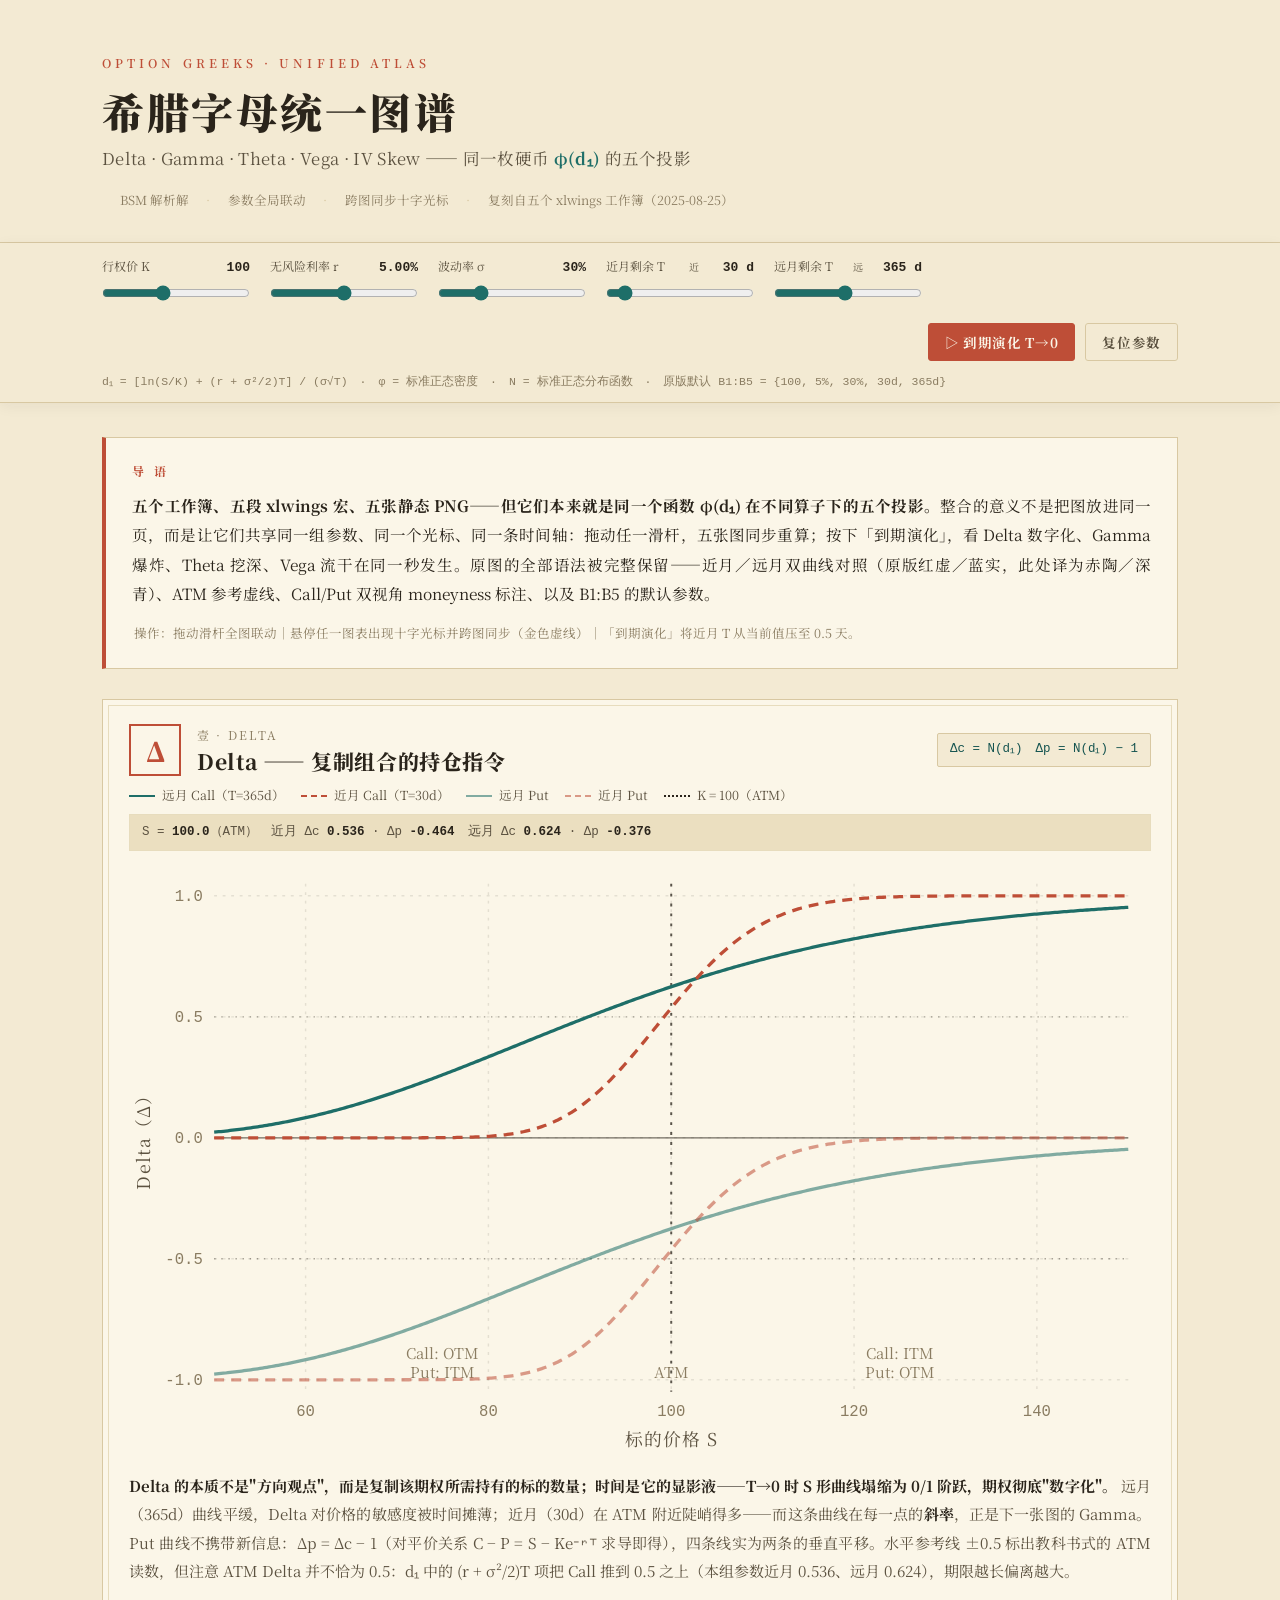
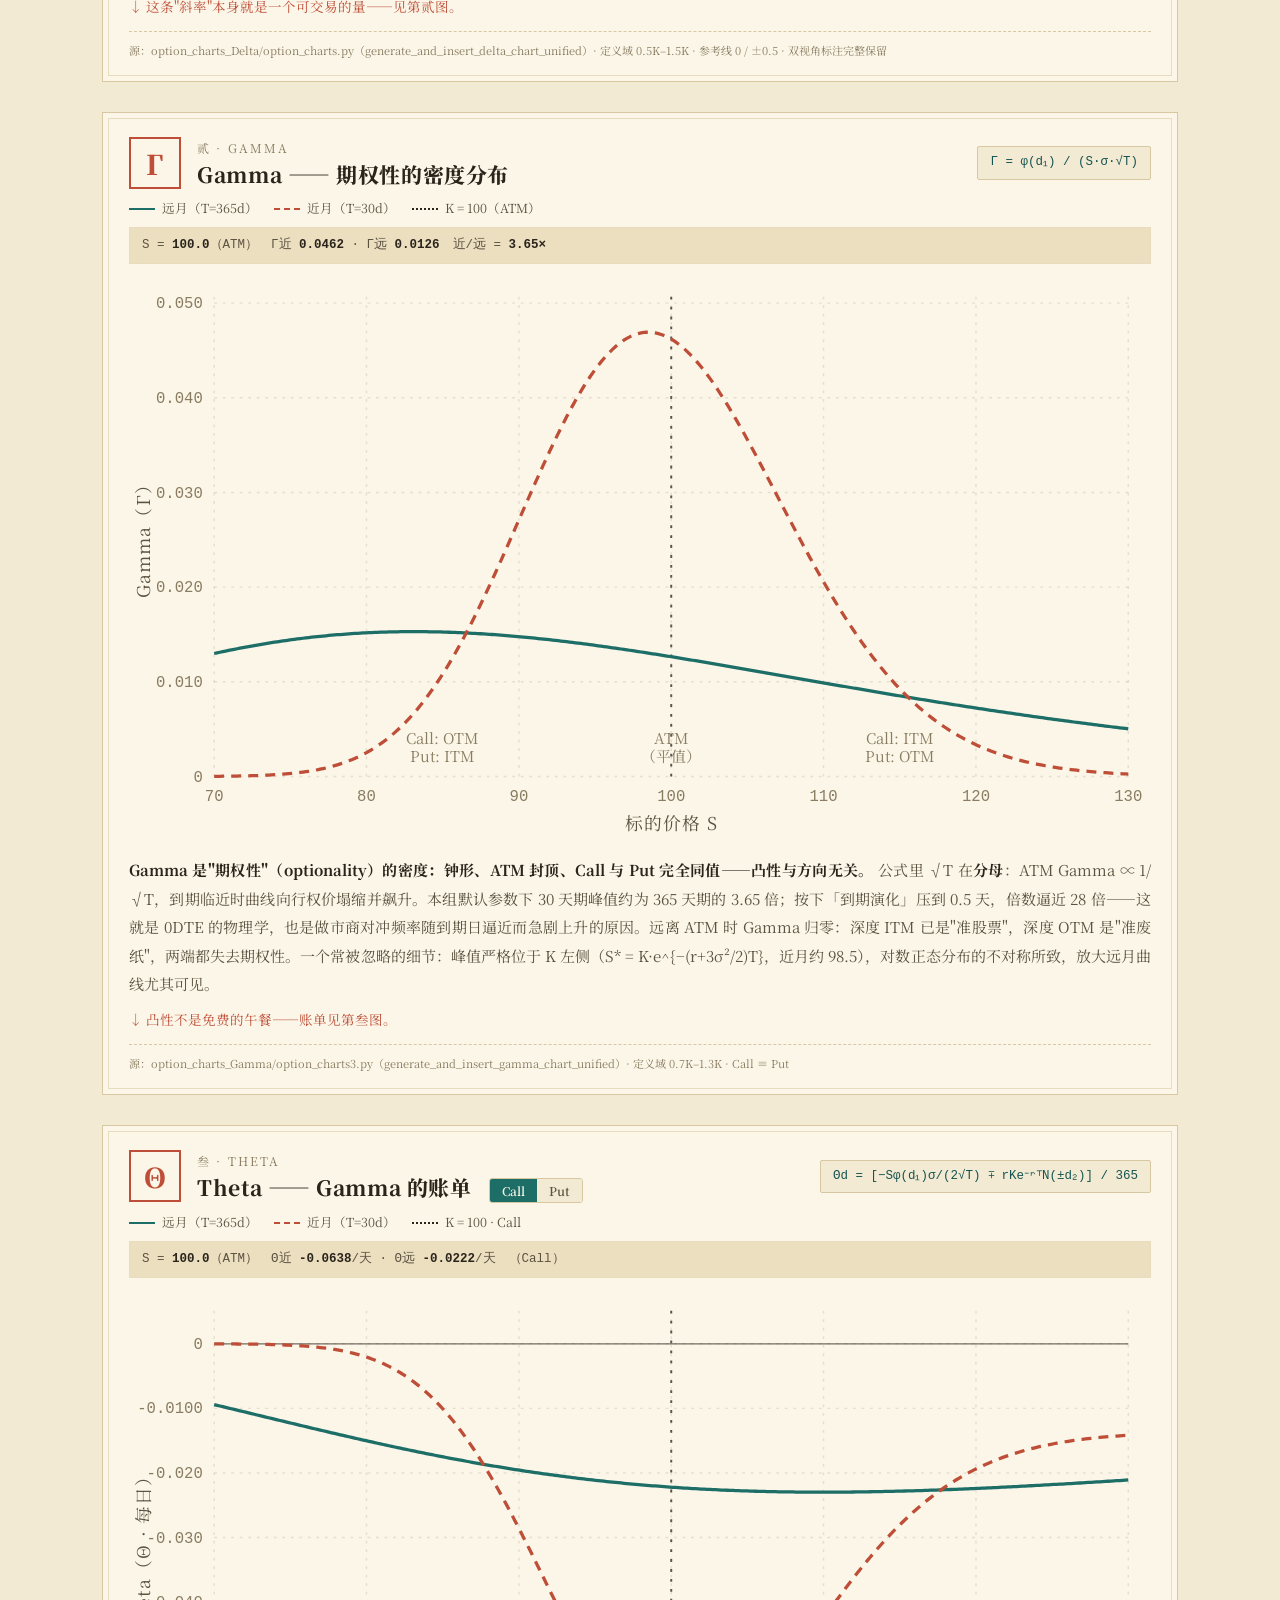
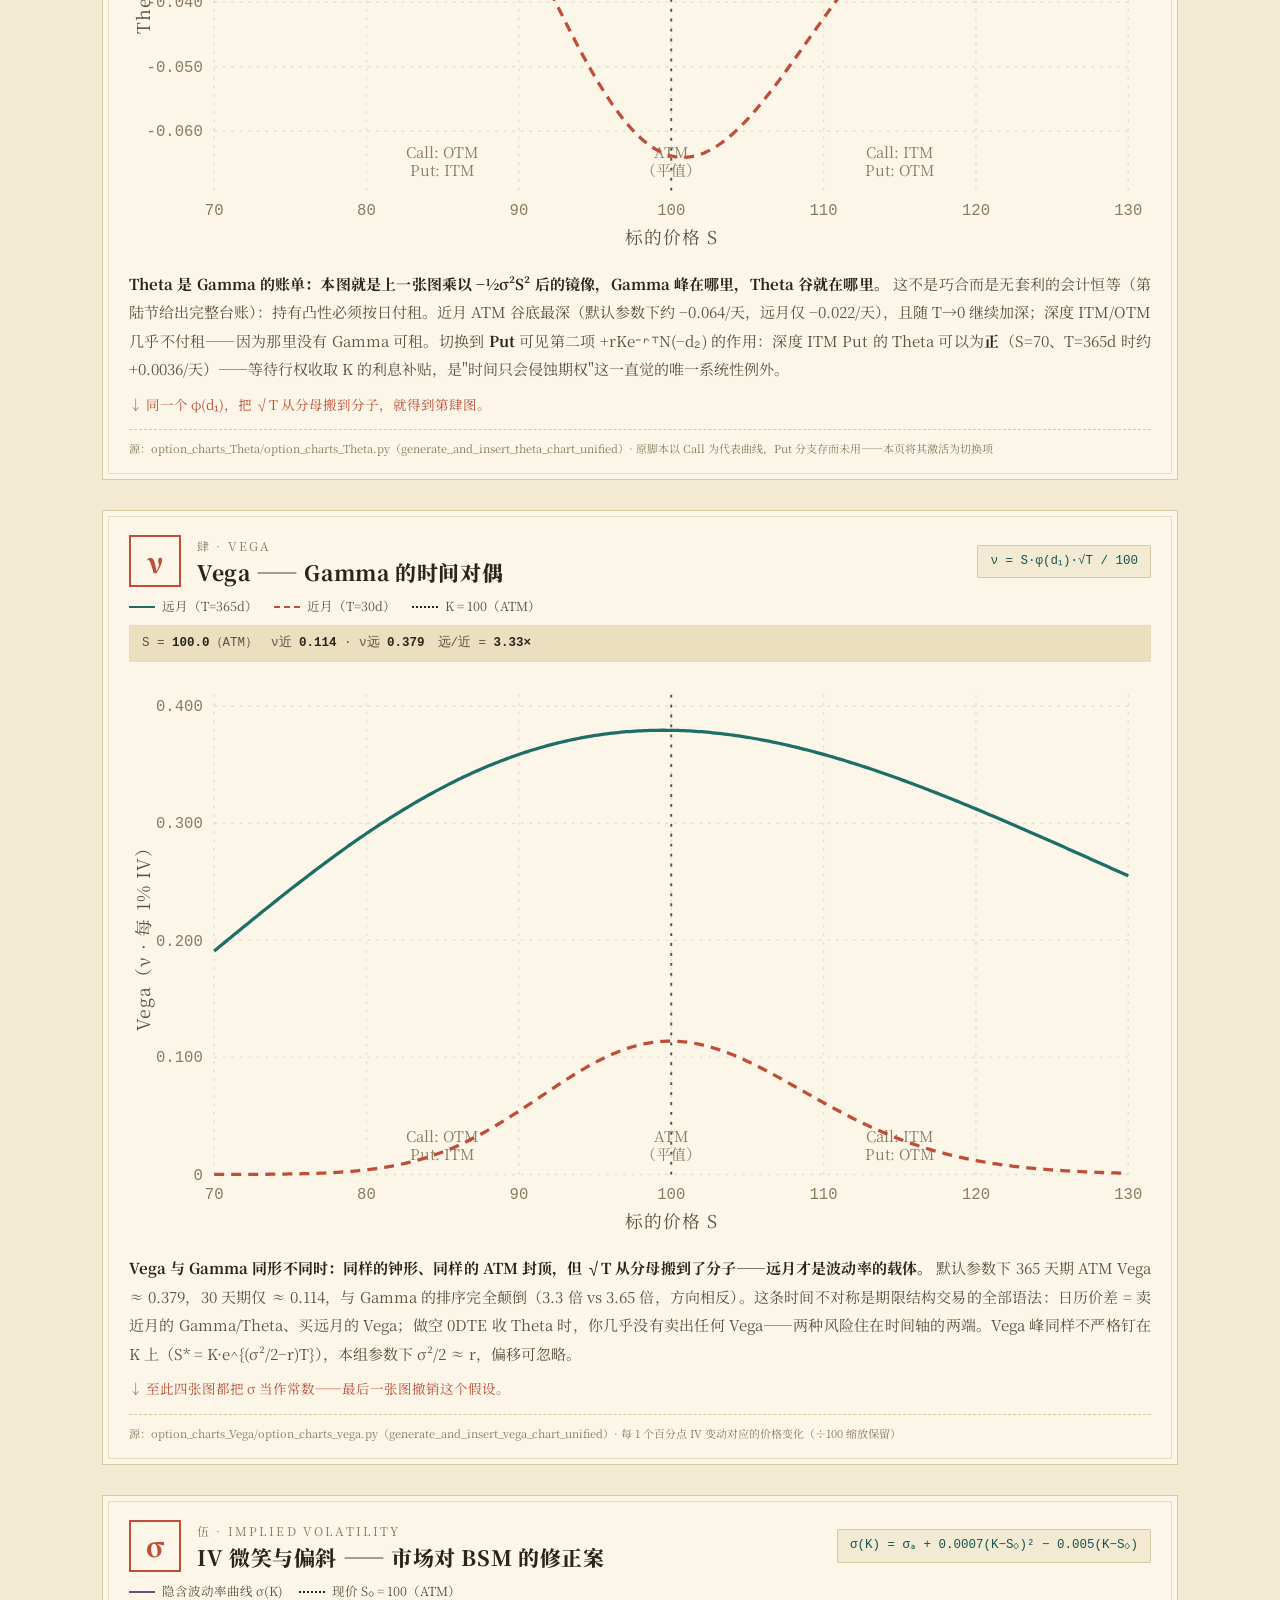
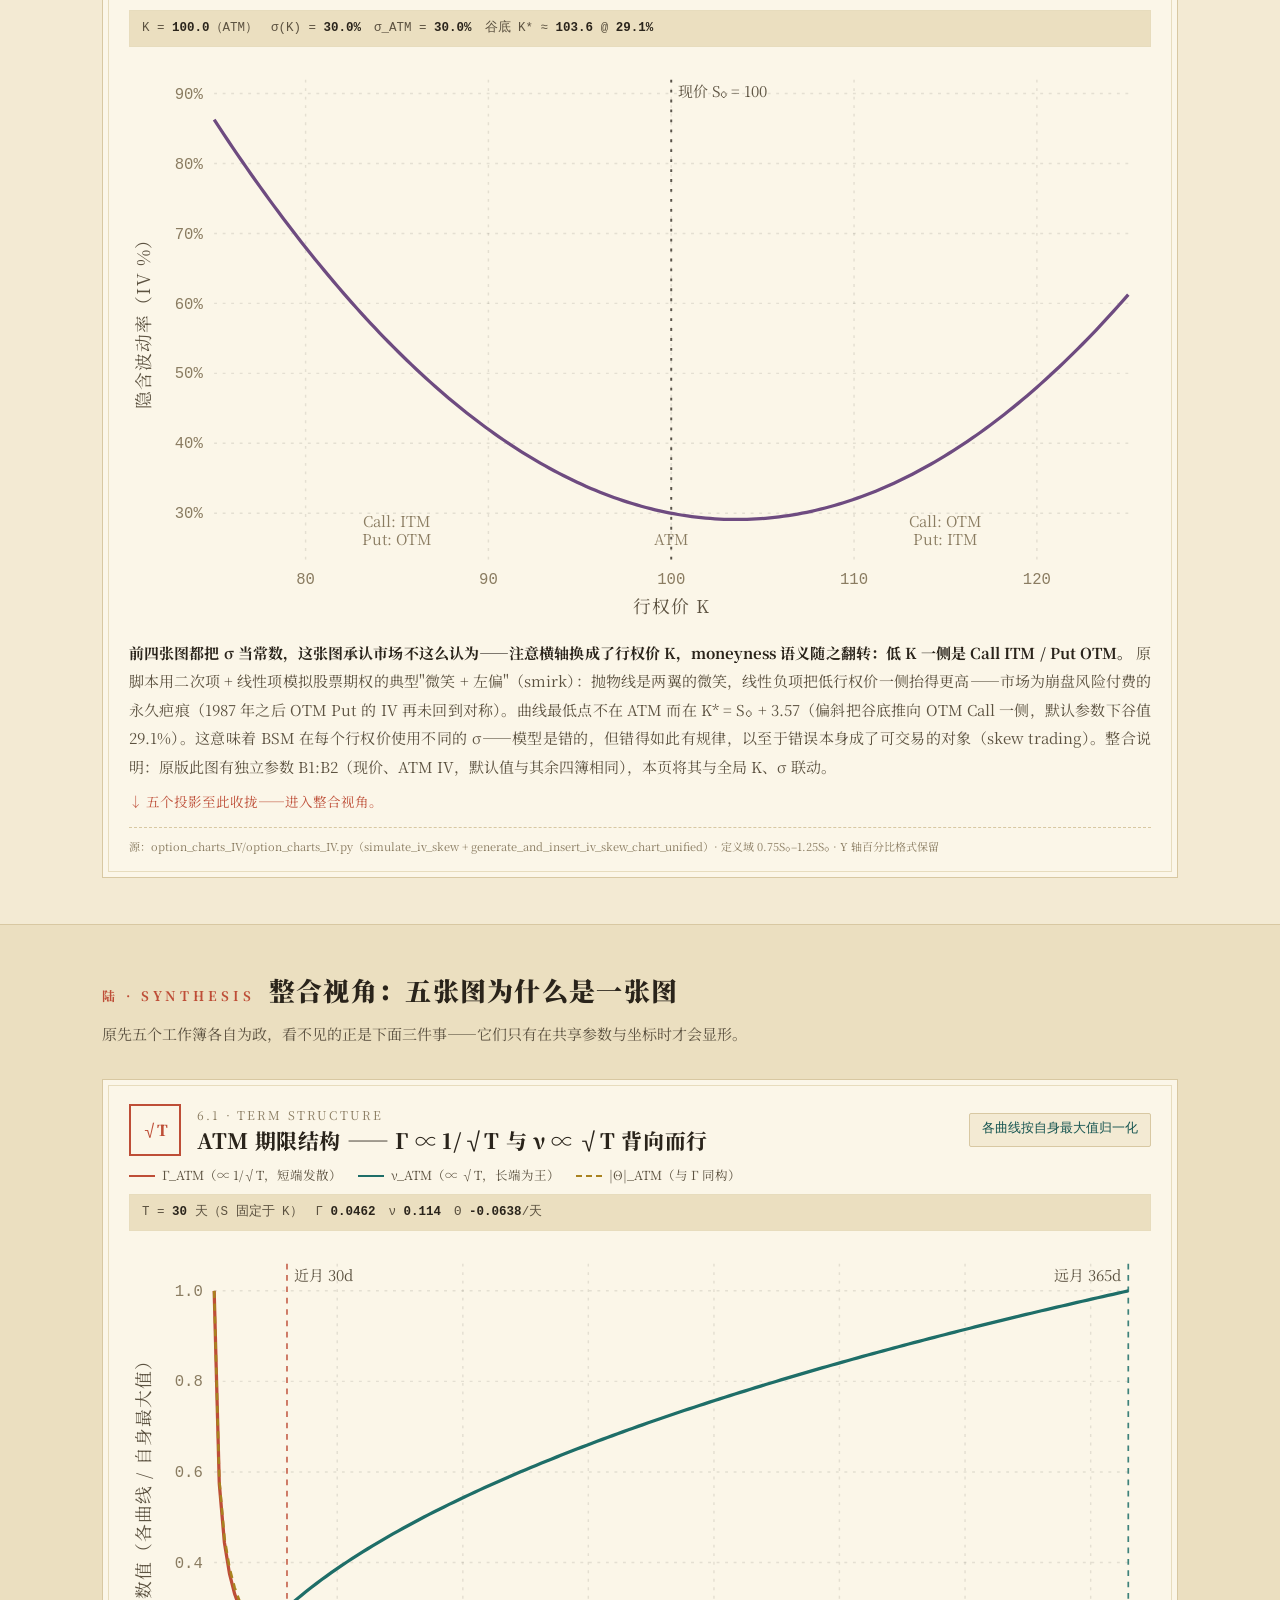
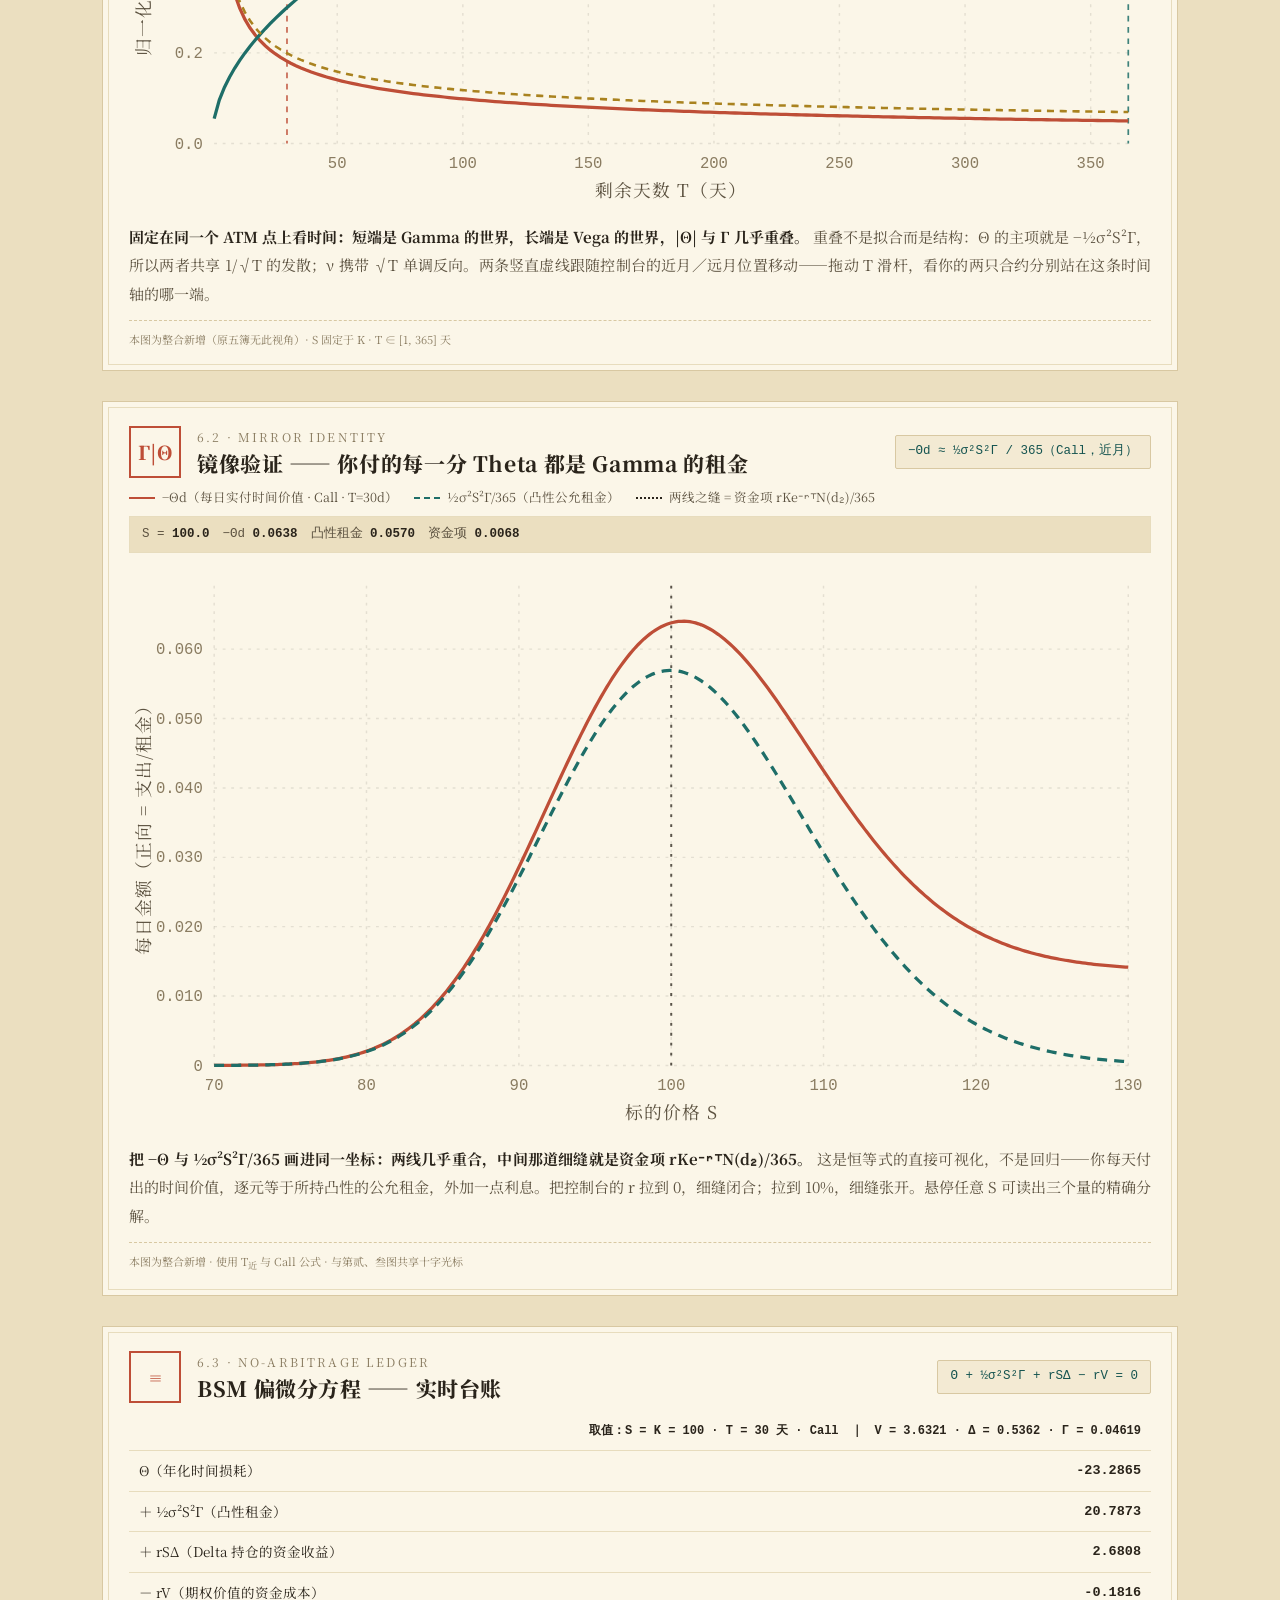
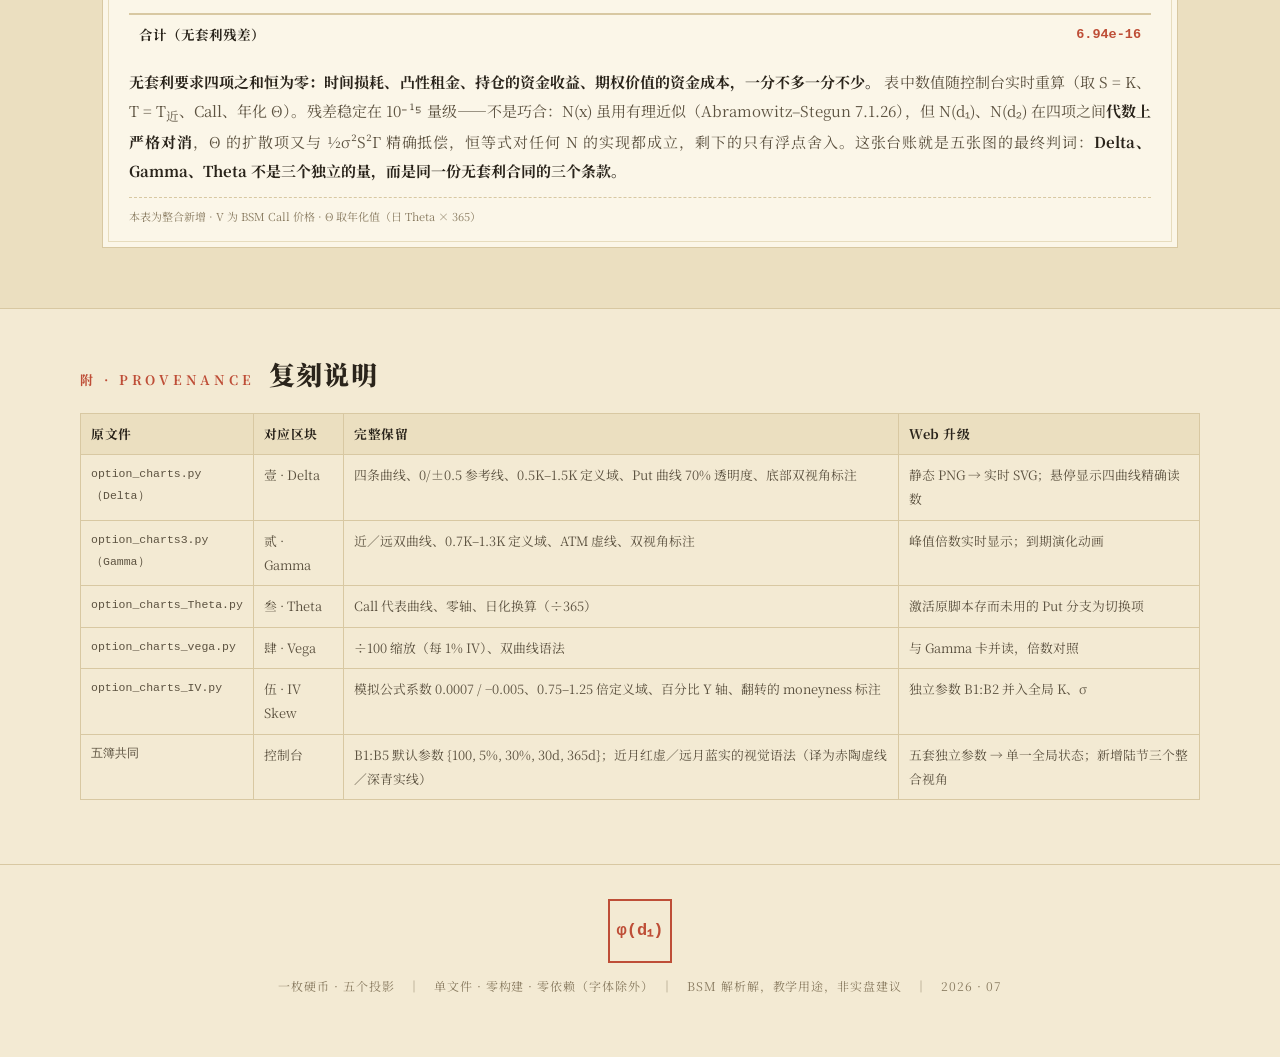
<file: Option Greek/index.html>
<!DOCTYPE html>
<html lang="zh-CN">
<head>
<meta charset="UTF-8">
<meta name="viewport" content="width=device-width, initial-scale=1.0">
<title>希腊字母统一图谱 · Greeks Unified Atlas</title>
<link href="https://fonts.googleapis.com/css2?family=Noto+Serif+SC:wght@400;600;700;900&display=swap" rel="stylesheet">
<style>
:root{
  --paper:#F3EAD3; --paper-deep:#EBDFC0; --card:#FBF6E8;
  --ink:#2A241B; --ink-2:#5C5240; --ink-3:#8A7C61;
  --hair:#D8C8A2; --hair-soft:#E7DCBD;
  --teal:#1E6E68; --teal-deep:#155450;
  --terra:#BE4E37; --terra-deep:#9E4029;
  --plum:#6E4B80; --gold:#A9821F;
  --grid:rgba(42,36,27,.11);
}
*{margin:0;padding:0;box-sizing:border-box}
html{scroll-behavior:smooth}
body{
  background:var(--paper); color:var(--ink);
  font-family:'Noto Serif SC','Songti SC','STSong','SimSun',serif;
  font-size:15px; line-height:1.9;
  -webkit-font-smoothing:antialiased;
}
.mono,.mono b{font-family:ui-monospace,'SF Mono',Menlo,Consolas,'Courier New',monospace}
.wrap{max-width:1120px;margin:0 auto;padding:0 22px}

/* ============ 页眉 ============ */
header{padding:52px 0 30px;border-bottom:1px solid var(--hair)}
.eyebrow{font-size:12px;letter-spacing:.34em;color:var(--terra);font-weight:600;text-transform:uppercase}
h1{font-size:42px;font-weight:900;letter-spacing:.06em;margin:10px 0 6px;line-height:1.25}
.subtitle{font-size:16.5px;color:var(--ink-2);letter-spacing:.02em}
.subtitle .g{color:var(--teal);font-weight:700}
.meta{margin-top:14px;font-size:12.5px;color:var(--ink-3);display:flex;gap:1.4em;flex-wrap:wrap}
.meta span::before{content:"·";margin-right:1.4em;color:var(--hair)}
.meta span:first-child::before{content:""}

/* ============ 控制台（吸顶） ============ */
#console{
  position:sticky;top:0;z-index:60;
  background:rgba(243,234,211,.94);backdrop-filter:blur(8px);
  border-bottom:1px solid var(--hair);
  box-shadow:0 3px 14px rgba(42,36,27,.06);
}
.console-inner{display:flex;align-items:center;gap:20px;flex-wrap:wrap;padding:12px 0 10px}
.ctl{display:flex;flex-direction:column;gap:2px;min-width:148px}
.ctl label{font-size:12px;color:var(--ink-2);display:flex;justify-content:space-between;align-items:baseline}
.ctl label b{font-size:13px;color:var(--ink);font-weight:700;font-family:ui-monospace,Menlo,Consolas,monospace}
.ctl input[type=range]{width:100%;accent-color:var(--teal);height:20px;cursor:pointer}
.ctl input[type=range]:disabled{accent-color:var(--ink-3);opacity:.55;cursor:not-allowed}
.console-btns{display:flex;gap:10px;align-items:center;margin-left:auto}
button.btn{
  font-family:inherit;font-size:13.5px;font-weight:700;letter-spacing:.05em;
  padding:8px 16px;border-radius:3px;cursor:pointer;transition:all .18s;
  border:1.5px solid var(--terra);background:var(--terra);color:var(--card);
}
button.btn:hover{background:var(--terra-deep);border-color:var(--terra-deep)}
button.btn.ghost{background:transparent;color:var(--ink-2);border-color:var(--hair)}
button.btn.ghost:hover{border-color:var(--ink-3);color:var(--ink)}
#anim-chip{font-size:12.5px;color:var(--terra);font-weight:700;min-width:0}
body.animating #anim-chip{animation:pulse 1.1s ease-in-out infinite}
@keyframes pulse{50%{opacity:.45}}
.console-note{font-size:11.5px;color:var(--ink-3);padding:0 0 9px}

/* ============ 导语 ============ */
.thesis{
  margin:34px 0 8px;padding:22px 26px;
  background:var(--card);border:1px solid var(--hair);
  border-left:4px solid var(--terra);
  font-size:15.5px;text-align:justify;
}
.thesis .lab{font-size:12px;letter-spacing:.3em;color:var(--terra);font-weight:700;display:block;margin-bottom:8px}
.thesis b{color:var(--ink)}
.howto{margin:14px 2px 0;font-size:12.5px;color:var(--ink-3)}

/* ============ 图卡 ============ */
main{padding:26px 0 0}
.card{
  background:var(--card);border:1px solid var(--hair);
  margin:30px 0;padding:24px 26px 20px;
  position:relative;
}
.card::before{content:"";position:absolute;inset:5px;border:1px solid var(--hair-soft);pointer-events:none}
.card-head{display:flex;align-items:flex-start;gap:16px;margin-bottom:8px;position:relative;z-index:1}
.glyph{
  flex:0 0 auto;width:52px;height:52px;display:flex;align-items:center;justify-content:center;
  border:2px solid var(--terra);color:var(--terra);
  font-size:27px;font-weight:900;font-style:normal;line-height:1;
}
.card-title{flex:1 1 auto;min-width:220px}
.card-title h2{font-size:21px;font-weight:800;letter-spacing:.03em;line-height:1.4}
.card-title .en{font-size:12px;color:var(--ink-3);letter-spacing:.18em;text-transform:uppercase}
.formula{
  align-self:center;font-size:12.5px;color:var(--teal-deep);
  border:1px solid var(--hair);background:var(--paper);
  padding:4px 12px;border-radius:2px;white-space:nowrap;
  font-family:ui-monospace,Menlo,Consolas,monospace;
}
.legend{display:flex;gap:16px;flex-wrap:wrap;margin:8px 0 4px;position:relative;z-index:1}
.lchip{display:inline-flex;align-items:center;gap:7px;font-size:12.5px;color:var(--ink-2)}
.lline{display:inline-block;width:26px;height:0}
.readout{
  margin:6px 0 10px;padding:7px 12px;min-height:34px;
  background:var(--paper-deep);border:1px solid var(--hair-soft);
  font-size:12.5px;color:var(--ink-2);line-height:1.7;
  position:relative;z-index:1;
}
.readout b{color:var(--ink);font-weight:600}
.plot{position:relative;z-index:1}
.plot svg{width:100%;height:auto;display:block;cursor:crosshair}
svg text{font-family:'Noto Serif SC','Songti SC',serif}
svg .tick{font-size:11px;fill:var(--ink-3);font-family:ui-monospace,Menlo,monospace}
svg .axis{font-size:12.5px;fill:var(--ink-2);letter-spacing:.06em}
svg .zone{font-size:10.5px;fill:var(--ink-3)}
svg .reflab{font-size:10.5px;fill:var(--ink-2)}
svg .grid{stroke:var(--grid);stroke-width:1;stroke-dasharray:2 4}
svg .refk{stroke:var(--ink);stroke-width:1.4;stroke-dasharray:2 5;opacity:.75}
svg .ref0{stroke:var(--ink);stroke-width:.9;opacity:.65}
svg .refh{stroke:var(--ink);stroke-width:1;stroke-dasharray:1 4;opacity:.4}
svg .refm-n{stroke:var(--terra);stroke-width:1.2;stroke-dasharray:4 4;opacity:.85}
svg .refm-f{stroke:var(--teal);stroke-width:1.2;stroke-dasharray:4 4;opacity:.85}
svg .xline{stroke:var(--gold);stroke-width:1.1;stroke-dasharray:3 3}
.prose{margin-top:14px;text-align:justify;color:var(--ink-2);position:relative;z-index:1}
.prose b{color:var(--ink)}
.prose .lead{color:var(--ink);font-weight:700}
.prose .bridge{display:block;margin-top:8px;color:var(--terra);font-size:13.5px}
.src{margin-top:12px;font-size:11px;color:var(--ink-3);border-top:1px dashed var(--hair);padding-top:8px;position:relative;z-index:1}
.seg{display:inline-flex;border:1px solid var(--hair);border-radius:3px;overflow:hidden;margin-left:12px;vertical-align:middle}
.seg button{font-family:inherit;font-size:12px;padding:3px 12px;border:none;background:var(--paper);color:var(--ink-2);cursor:pointer;font-weight:600}
.seg button.on{background:var(--teal);color:var(--card)}

/* ============ 整合段 ============ */
#synth{background:var(--paper-deep);border-top:1px solid var(--hair);border-bottom:1px solid var(--hair);margin-top:46px;padding:40px 0 30px}
.sec-head{display:flex;align-items:baseline;gap:14px;margin-bottom:6px}
.sec-head .num{font-size:13px;letter-spacing:.3em;color:var(--terra);font-weight:700}
.sec-head h2{font-size:26px;font-weight:900;letter-spacing:.05em}
.sec-sub{color:var(--ink-2);margin-bottom:6px}
#synth .card{background:var(--card)}
.pde-table{width:100%;border-collapse:collapse;margin:10px 0 4px;font-size:13.5px;position:relative;z-index:1}
.pde-table td{padding:7px 10px;border-bottom:1px solid var(--hair-soft)}
.pde-table td:last-child{text-align:right;font-family:ui-monospace,Menlo,Consolas,monospace;font-weight:600;color:var(--ink)}
.pde-table tr.sum td{border-top:2px solid var(--hair);border-bottom:none;font-weight:700}
.pde-table tr.sum td:last-child{color:var(--terra)}
.pde-table .dim{color:var(--ink-3);font-size:12px}

/* ============ 复刻说明 / 页脚 ============ */
#recon{padding:40px 0 20px}
.recon-table{width:100%;border-collapse:collapse;font-size:12.8px;margin-top:14px}
.recon-table th{background:var(--paper-deep);border:1px solid var(--hair);padding:8px 10px;text-align:left;font-weight:700;letter-spacing:.04em}
.recon-table td{border:1px solid var(--hair);padding:8px 10px;color:var(--ink-2);vertical-align:top}
.recon-table td:first-child{font-family:ui-monospace,Menlo,monospace;font-size:11.5px;white-space:nowrap}
footer{padding:34px 0 60px;text-align:center;border-top:1px solid var(--hair);margin-top:44px}
.seal{
  display:inline-flex;align-items:center;justify-content:center;
  width:64px;height:64px;border:2.5px solid var(--terra);color:var(--terra);
  font-size:17px;font-weight:900;font-family:ui-monospace,Menlo,monospace;margin-bottom:12px;
}
footer p{font-size:12px;color:var(--ink-3);letter-spacing:.08em}

@media (max-width:760px){
  h1{font-size:30px}
  .console-inner{gap:12px}
  .ctl{min-width:118px;flex:1 1 40%}
  .console-btns{margin-left:0;width:100%;justify-content:flex-start}
  .card{padding:18px 14px 16px}
  .formula{white-space:normal}
}
@media (prefers-reduced-motion:reduce){
  html{scroll-behavior:auto}
  body.animating #anim-chip{animation:none}
}
</style>
</head>
<body>
<!-- ==================== 页眉 ==================== -->
<header>
  <div class="wrap">
    <div class="eyebrow">Option Greeks · Unified Atlas</div>
    <h1>希腊字母统一图谱</h1>
    <div class="subtitle">Delta · Gamma · Theta · Vega · IV Skew —— 同一枚硬币 <span class="g">φ(d₁)</span> 的五个投影</div>
    <div class="meta">
      <span>BSM 解析解</span><span>参数全局联动</span><span>跨图同步十字光标</span><span>复刻自五个 xlwings 工作簿（2025-08-25）</span>
    </div>
  </div>
</header>

<!-- ==================== 全局控制台 ==================== -->
<div id="console">
  <div class="wrap">
    <div class="console-inner">
      <div class="ctl"><label>行权价 K <b id="b-K">100</b></label>
        <input type="range" id="in-K" min="60" max="160" step="1" value="100"></div>
      <div class="ctl"><label>无风险利率 r <b id="b-r">5.00%</b></label>
        <input type="range" id="in-r" min="0" max="0.10" step="0.0025" value="0.05"></div>
      <div class="ctl"><label>波动率 σ <b id="b-sg">30%</b></label>
        <input type="range" id="in-sg" min="0.05" max="1.00" step="0.01" value="0.30"></div>
      <div class="ctl"><label>近月剩余 T<sub>近</sub> <b id="b-tn">30 d</b></label>
        <input type="range" id="in-tn" min="1" max="365" step="1" value="30"></div>
      <div class="ctl"><label>远月剩余 T<sub>远</sub> <b id="b-tf">365 d</b></label>
        <input type="range" id="in-tf" min="30" max="730" step="5" value="365"></div>
      <div class="console-btns">
        <span id="anim-chip"></span>
        <button class="btn" id="btn-play">▷ 到期演化 T→0</button>
        <button class="btn ghost" id="btn-reset">复位参数</button>
      </div>
    </div>
    <div class="console-note mono">d₁ = [ln(S/K) + (r + σ²/2)T] / (σ√T)　·　φ = 标准正态密度　·　N = 标准正态分布函数　·　原版默认 B1:B5 = {100, 5%, 30%, 30d, 365d}</div>
  </div>
</div>

<main class="wrap">

<!-- ==================== 导语 ==================== -->
<div class="thesis">
  <span class="lab">导 语</span>
  <b>五个工作簿、五段 xlwings 宏、五张静态 PNG——但它们本来就是同一个函数 φ(d₁) 在不同算子下的五个投影。</b>整合的意义不是把图放进同一页，而是让它们共享同一组参数、同一个光标、同一条时间轴：拖动任一滑杆，五张图同步重算；按下「到期演化」，看 Delta 数字化、Gamma 爆炸、Theta 挖深、Vega 流干在同一秒发生。原图的全部语法被完整保留——近月／远月双曲线对照（原版红虚／蓝实，此处译为赤陶／深青）、ATM 参考虚线、Call/Put 双视角 moneyness 标注、以及 B1:B5 的默认参数。
  <div class="howto">操作：拖动滑杆全图联动｜悬停任一图表出现十字光标并跨图同步（金色虚线）｜「到期演化」将近月 T 从当前值压至 0.5 天。</div>
</div>

<!-- ==================== 壹 · Delta ==================== -->
<section class="card" id="card-delta">
  <div class="card-head">
    <span class="glyph">Δ</span>
    <div class="card-title">
      <div class="en">壹 · Delta</div>
      <h2>Delta —— 复制组合的持仓指令</h2>
    </div>
    <span class="formula">Δc = N(d₁)　Δp = N(d₁) − 1</span>
  </div>
  <div class="legend" id="lg-delta"></div>
  <div class="readout mono" id="ro-delta"></div>
  <div class="plot"><svg id="svg-delta" viewBox="0 0 720 420" role="img" aria-label="Delta 曲线图"></svg></div>
  <div class="prose">
    <span class="lead">Delta 的本质不是"方向观点"，而是复制该期权所需持有的标的数量；时间是它的显影液——T→0 时 S 形曲线塌缩为 0/1 阶跃，期权彻底"数字化"。</span>
    远月（365d）曲线平缓，Delta 对价格的敏感度被时间摊薄；近月（30d）在 ATM 附近陡峭得多——而这条曲线在每一点的<b>斜率</b>，正是下一张图的 Gamma。Put 曲线不携带新信息：Δp = Δc − 1（对平价关系 C − P = S − Ke⁻ʳᵀ 求导即得），四条线实为两条的垂直平移。水平参考线 ±0.5 标出教科书式的 ATM 读数，但注意 ATM Delta 并不恰为 0.5：d₁ 中的 (r + σ²/2)T 项把 Call 推到 0.5 之上（本组参数近月 0.536、远月 0.624），期限越长偏离越大。
    <span class="bridge">↓ 这条"斜率"本身就是一个可交易的量——见第贰图。</span>
  </div>
  <div class="src">源：option_charts_Delta/option_charts.py（generate_and_insert_delta_chart_unified）· 定义域 0.5K–1.5K · 参考线 0 / ±0.5 · 双视角标注完整保留</div>
</section>

<!-- ==================== 贰 · Gamma ==================== -->
<section class="card" id="card-gamma">
  <div class="card-head">
    <span class="glyph">Γ</span>
    <div class="card-title">
      <div class="en">贰 · Gamma</div>
      <h2>Gamma —— 期权性的密度分布</h2>
    </div>
    <span class="formula">Γ = φ(d₁) / (S·σ·√T)</span>
  </div>
  <div class="legend" id="lg-gamma"></div>
  <div class="readout mono" id="ro-gamma"></div>
  <div class="plot"><svg id="svg-gamma" viewBox="0 0 720 400" role="img" aria-label="Gamma 曲线图"></svg></div>
  <div class="prose">
    <span class="lead">Gamma 是"期权性"（optionality）的密度：钟形、ATM 封顶、Call 与 Put 完全同值——凸性与方向无关。</span>
    公式里 √T 在<b>分母</b>：ATM Gamma ∝ 1/√T，到期临近时曲线向行权价塌缩并飙升。本组默认参数下 30 天期峰值约为 365 天期的 3.65 倍；按下「到期演化」压到 0.5 天，倍数逼近 28 倍——这就是 0DTE 的物理学，也是做市商对冲频率随到期日逼近而急剧上升的原因。远离 ATM 时 Gamma 归零：深度 ITM 已是"准股票"，深度 OTM 是"准废纸"，两端都失去期权性。一个常被忽略的细节：峰值严格位于 K 左侧（S* = K·e^{−(r+3σ²/2)T}，近月约 98.5），对数正态分布的不对称所致，放大远月曲线尤其可见。
    <span class="bridge">↓ 凸性不是免费的午餐——账单见第叁图。</span>
  </div>
  <div class="src">源：option_charts_Gamma/option_charts3.py（generate_and_insert_gamma_chart_unified）· 定义域 0.7K–1.3K · Call ≡ Put</div>
</section>

<!-- ==================== 叁 · Theta ==================== -->
<section class="card" id="card-theta">
  <div class="card-head">
    <span class="glyph">Θ</span>
    <div class="card-title">
      <div class="en">叁 · Theta</div>
      <h2>Theta —— Gamma 的账单
        <span class="seg" id="theta-seg"><button data-t="call" class="on">Call</button><button data-t="put">Put</button></span>
      </h2>
    </div>
    <span class="formula">Θd = [−Sφ(d₁)σ/(2√T) ∓ rKe⁻ʳᵀN(±d₂)] / 365</span>
  </div>
  <div class="legend" id="lg-theta"></div>
  <div class="readout mono" id="ro-theta"></div>
  <div class="plot"><svg id="svg-theta" viewBox="0 0 720 400" role="img" aria-label="Theta 曲线图"></svg></div>
  <div class="prose">
    <span class="lead">Theta 是 Gamma 的账单：本图就是上一张图乘以 −½σ²S² 后的镜像，Gamma 峰在哪里，Theta 谷就在哪里。</span>
    这不是巧合而是无套利的会计恒等（第陆节给出完整台账）：持有凸性必须按日付租。近月 ATM 谷底最深（默认参数下约 −0.064/天，远月仅 −0.022/天），且随 T→0 继续加深；深度 ITM/OTM 几乎不付租——因为那里没有 Gamma 可租。切换到 <b>Put</b> 可见第二项 +rKe⁻ʳᵀN(−d₂) 的作用：深度 ITM Put 的 Theta 可以为<b>正</b>（S=70、T=365d 时约 +0.0036/天）——等待行权收取 K 的利息补贴，是"时间只会侵蚀期权"这一直觉的唯一系统性例外。
    <span class="bridge">↓ 同一个 φ(d₁)，把 √T 从分母搬到分子，就得到第肆图。</span>
  </div>
  <div class="src">源：option_charts_Theta/option_charts_Theta.py（generate_and_insert_theta_chart_unified）· 原脚本以 Call 为代表曲线，Put 分支存而未用——本页将其激活为切换项</div>
</section>

<!-- ==================== 肆 · Vega ==================== -->
<section class="card" id="card-vega">
  <div class="card-head">
    <span class="glyph">ν</span>
    <div class="card-title">
      <div class="en">肆 · Vega</div>
      <h2>Vega —— Gamma 的时间对偶</h2>
    </div>
    <span class="formula">ν = S·φ(d₁)·√T / 100</span>
  </div>
  <div class="legend" id="lg-vega"></div>
  <div class="readout mono" id="ro-vega"></div>
  <div class="plot"><svg id="svg-vega" viewBox="0 0 720 400" role="img" aria-label="Vega 曲线图"></svg></div>
  <div class="prose">
    <span class="lead">Vega 与 Gamma 同形不同时：同样的钟形、同样的 ATM 封顶，但 √T 从分母搬到了分子——远月才是波动率的载体。</span>
    默认参数下 365 天期 ATM Vega ≈ 0.379，30 天期仅 ≈ 0.114，与 Gamma 的排序完全颠倒（3.3 倍 vs 3.65 倍，方向相反）。这条时间不对称是期限结构交易的全部语法：日历价差 = 卖近月的 Gamma/Theta、买远月的 Vega；做空 0DTE 收 Theta 时，你几乎没有卖出任何 Vega——两种风险住在时间轴的两端。Vega 峰同样不严格钉在 K 上（S* = K·e^{(σ²/2−r)T}），本组参数下 σ²/2 ≈ r，偏移可忽略。
    <span class="bridge">↓ 至此四张图都把 σ 当作常数——最后一张图撤销这个假设。</span>
  </div>
  <div class="src">源：option_charts_Vega/option_charts_vega.py（generate_and_insert_vega_chart_unified）· 每 1 个百分点 IV 变动对应的价格变化（÷100 缩放保留）</div>
</section>

<!-- ==================== 伍 · IV Skew ==================== -->
<section class="card" id="card-iv">
  <div class="card-head">
    <span class="glyph">σ</span>
    <div class="card-title">
      <div class="en">伍 · Implied Volatility</div>
      <h2>IV 微笑与偏斜 —— 市场对 BSM 的修正案</h2>
    </div>
    <span class="formula">σ(K) = σₐ + 0.0007(K−S₀)² − 0.005(K−S₀)</span>
  </div>
  <div class="legend" id="lg-iv"></div>
  <div class="readout mono" id="ro-iv"></div>
  <div class="plot"><svg id="svg-iv" viewBox="0 0 720 400" role="img" aria-label="IV 偏斜曲线图"></svg></div>
  <div class="prose">
    <span class="lead">前四张图都把 σ 当常数，这张图承认市场不这么认为——注意横轴换成了行权价 K，moneyness 语义随之翻转：低 K 一侧是 Call ITM / Put OTM。</span>
    原脚本用二次项 + 线性项模拟股票期权的典型"微笑 + 左偏"（smirk）：抛物线是两翼的微笑，线性负项把低行权价一侧抬得更高——市场为崩盘风险付费的永久疤痕（1987 年之后 OTM Put 的 IV 再未回到对称）。曲线最低点不在 ATM 而在 K* = S₀ + 3.57（偏斜把谷底推向 OTM Call 一侧，默认参数下谷值 29.1%）。这意味着 BSM 在每个行权价使用不同的 σ——模型是错的，但错得如此有规律，以至于错误本身成了可交易的对象（skew trading）。整合说明：原版此图有独立参数 B1:B2（现价、ATM IV，默认值与其余四簿相同），本页将其与全局 K、σ 联动。
    <span class="bridge">↓ 五个投影至此收拢——进入整合视角。</span>
  </div>
  <div class="src">源：option_charts_IV/option_charts_IV.py（simulate_iv_skew + generate_and_insert_iv_skew_chart_unified）· 定义域 0.75S₀–1.25S₀ · Y 轴百分比格式保留</div>
</section>

</main>

<!-- ==================== 陆 · 整合视角 ==================== -->
<div id="synth">
  <div class="wrap">
    <div class="sec-head"><span class="num">陆 · SYNTHESIS</span><h2>整合视角：五张图为什么是一张图</h2></div>
    <p class="sec-sub">原先五个工作簿各自为政，看不见的正是下面三件事——它们只有在共享参数与坐标时才会显形。</p>

    <section class="card" id="card-term">
      <div class="card-head">
        <span class="glyph" style="font-size:15px">√T</span>
        <div class="card-title">
          <div class="en">6.1 · Term Structure</div>
          <h2>ATM 期限结构 —— Γ ∝ 1/√T 与 ν ∝ √T 背向而行</h2>
        </div>
        <span class="formula">各曲线按自身最大值归一化</span>
      </div>
      <div class="legend" id="lg-term"></div>
      <div class="readout mono" id="ro-term"></div>
      <div class="plot"><svg id="svg-term" viewBox="0 0 720 400" role="img" aria-label="ATM 期限结构图"></svg></div>
      <div class="prose">
        <span class="lead">固定在同一个 ATM 点上看时间：短端是 Gamma 的世界，长端是 Vega 的世界，|Θ| 与 Γ 几乎重叠。</span>
        重叠不是拟合而是结构：Θ 的主项就是 −½σ²S²Γ，所以两者共享 1/√T 的发散；ν 携带 √T 单调反向。两条竖直虚线跟随控制台的近月／远月位置移动——拖动 T 滑杆，看你的两只合约分别站在这条时间轴的哪一端。
      </div>
      <div class="src">本图为整合新增（原五簿无此视角）· S 固定于 K · T ∈ [1, 365] 天</div>
    </section>

    <section class="card" id="card-mirror">
      <div class="card-head">
        <span class="glyph" style="font-size:19px">Γ|Θ</span>
        <div class="card-title">
          <div class="en">6.2 · Mirror Identity</div>
          <h2>镜像验证 —— 你付的每一分 Theta 都是 Gamma 的租金</h2>
        </div>
        <span class="formula">−Θd ≈ ½σ²S²Γ / 365（Call，近月）</span>
      </div>
      <div class="legend" id="lg-mirror"></div>
      <div class="readout mono" id="ro-mirror"></div>
      <div class="plot"><svg id="svg-mirror" viewBox="0 0 720 400" role="img" aria-label="Gamma-Theta 镜像图"></svg></div>
      <div class="prose">
        <span class="lead">把 −Θ 与 ½σ²S²Γ/365 画进同一坐标：两线几乎重合，中间那道细缝就是资金项 rKe⁻ʳᵀN(d₂)/365。</span>
        这是恒等式的直接可视化，不是回归——你每天付出的时间价值，逐元等于所持凸性的公允租金，外加一点利息。把控制台的 r 拉到 0，细缝闭合；拉到 10%，细缝张开。悬停任意 S 可读出三个量的精确分解。
      </div>
      <div class="src">本图为整合新增 · 使用 T<sub>近</sub> 与 Call 公式 · 与第贰、叁图共享十字光标</div>
    </section>

    <section class="card" id="card-pde">
      <div class="card-head">
        <span class="glyph" style="font-size:15px">≡</span>
        <div class="card-title">
          <div class="en">6.3 · No-Arbitrage Ledger</div>
          <h2>BSM 偏微分方程 —— 实时台账</h2>
        </div>
        <span class="formula">Θ + ½σ²S²Γ + rSΔ − rV = 0</span>
      </div>
      <table class="pde-table" id="pde-table"></table>
      <div class="prose">
        <span class="lead">无套利要求四项之和恒为零：时间损耗、凸性租金、持仓的资金收益、期权价值的资金成本，一分不多一分不少。</span>
        表中数值随控制台实时重算（取 S = K、T = T<sub>近</sub>、Call、年化 Θ）。残差稳定在 10⁻¹⁵ 量级——不是巧合：N(x) 虽用有理近似（Abramowitz–Stegun 7.1.26），但 N(d₁)、N(d₂) 在四项之间<b>代数上严格对消</b>，Θ 的扩散项又与 ½σ²S²Γ 精确抵偿，恒等式对任何 N 的实现都成立，剩下的只有浮点舍入。这张台账就是五张图的最终判词：<b>Delta、Gamma、Theta 不是三个独立的量，而是同一份无套利合同的三个条款。</b>
      </div>
      <div class="src">本表为整合新增 · V 为 BSM Call 价格 · Θ 取年化值（日 Theta × 365）</div>
    </section>
  </div>
</div>

<!-- ==================== 复刻说明 ==================== -->
<div id="recon" class="wrap">
  <div class="sec-head"><span class="num">附 · PROVENANCE</span><h2>复刻说明</h2></div>
  <table class="recon-table">
    <tr><th>原文件</th><th>对应区块</th><th>完整保留</th><th>Web 升级</th></tr>
    <tr><td>option_charts.py<br>（Delta）</td><td>壹 · Delta</td><td>四条曲线、0/±0.5 参考线、0.5K–1.5K 定义域、Put 曲线 70% 透明度、底部双视角标注</td><td>静态 PNG → 实时 SVG；悬停显示四曲线精确读数</td></tr>
    <tr><td>option_charts3.py<br>（Gamma）</td><td>贰 · Gamma</td><td>近／远双曲线、0.7K–1.3K 定义域、ATM 虚线、双视角标注</td><td>峰值倍数实时显示；到期演化动画</td></tr>
    <tr><td>option_charts_Theta.py</td><td>叁 · Theta</td><td>Call 代表曲线、零轴、日化换算（÷365）</td><td>激活原脚本存而未用的 Put 分支为切换项</td></tr>
    <tr><td>option_charts_vega.py</td><td>肆 · Vega</td><td>÷100 缩放（每 1% IV）、双曲线语法</td><td>与 Gamma 卡并读，倍数对照</td></tr>
    <tr><td>option_charts_IV.py</td><td>伍 · IV Skew</td><td>模拟公式系数 0.0007 / −0.005、0.75–1.25 倍定义域、百分比 Y 轴、翻转的 moneyness 标注</td><td>独立参数 B1:B2 并入全局 K、σ</td></tr>
    <tr><td>五簿共同</td><td>控制台</td><td>B1:B5 默认参数 {100, 5%, 30%, 30d, 365d}；近月红虚／远月蓝实的视觉语法（译为赤陶虚线／深青实线）</td><td>五套独立参数 → 单一全局状态；新增陆节三个整合视角</td></tr>
  </table>
</div>

<footer>
  <div class="seal">φ(d₁)</div>
  <p>一枚硬币 · 五个投影　｜　单文件 · 零构建 · 零依赖（字体除外）　｜　BSM 解析解，教学用途，非实盘建议　｜　2026 · 07</p>
</footer>
<script>
'use strict';
/* ================= 1. Black–Scholes 数学核（与原 .py 逐式对应） ================= */
const SQRT2PI = Math.sqrt(2*Math.PI);
const npdf = x => Math.exp(-0.5*x*x)/SQRT2PI;
function erf(x){ /* Abramowitz–Stegun 7.1.26, |eps|<1.5e-7 */
  const s = x<0 ? -1 : 1; x = Math.abs(x);
  const t = 1/(1+0.3275911*x);
  const y = ((((1.061405429*t-1.453152027)*t+1.421413741)*t-0.284496736)*t+0.254829592)*t;
  return s*(1 - y*Math.exp(-x*x));
}
const ncdf = x => 0.5*(1+erf(x/Math.SQRT2));
function d12(S,K,T,r,sg){ const st=sg*Math.sqrt(T); const d1=(Math.log(S/K)+(r+0.5*sg*sg)*T)/st; return [d1,d1-st]; }
const dCall = (S,K,T,r,sg)=> T<=0 ? (S>K?1:0) : ncdf(d12(S,K,T,r,sg)[0]);
const dPut  = (S,K,T,r,sg)=> T<=0 ? (S<K?-1:0) : ncdf(d12(S,K,T,r,sg)[0])-1;
const gammaF= (S,K,T,r,sg)=> T<=0 ? 0 : npdf(d12(S,K,T,r,sg)[0])/(S*sg*Math.sqrt(T));
function thetaD(S,K,T,r,sg,type){ if(T<=0) return 0;
  const [a,b]=d12(S,K,T,r,sg);
  const first = -(S*npdf(a)*sg)/(2*Math.sqrt(T));
  const second = (type==='call') ? -r*K*Math.exp(-r*T)*ncdf(b) : r*K*Math.exp(-r*T)*ncdf(-b);
  return (first+second)/365;
}
const vegaF = (S,K,T,r,sg)=> T<=0 ? 0 : S*npdf(d12(S,K,T,r,sg)[0])*Math.sqrt(T)/100;
const callV = (S,K,T,r,sg)=>{ const [a,b]=d12(S,K,T,r,sg); return S*ncdf(a)-K*Math.exp(-r*T)*ncdf(b); };
const ivSkew= (k,S0,atm)=> atm + 0.0007*(k-S0)*(k-S0) - 0.005*(k-S0);

/* ================= 2. 全局状态与工具 ================= */
const DEF = {K:100, r:0.05, sigma:0.30, tNear:30, tFar:365};
const state = {...DEF, thetaType:'call'};
const $ = id => document.getElementById(id);
const linspace=(a,b,n)=>Array.from({length:n},(_,i)=>a+(b-a)*i/(n-1));
const dayl = d => d<10 ? d.toFixed(1) : String(Math.round(d));
function fmtAuto(v){ const a=Math.abs(v); if(a<1e-12) return '0';
  if(a>=100) return v.toFixed(0); if(a>=1) return v.toFixed(2);
  if(a>=0.01) return v.toFixed(3); return v.toFixed(4); }
function niceTicks(min,max,n){
  if(!(isFinite(min)&&isFinite(max))) return [];
  if(min===max){min-=1;max+=1;}
  const span=max-min, step0=span/Math.max(1,n);
  const mag=Math.pow(10,Math.floor(Math.log10(step0)));
  const norm=step0/mag;
  const step=(norm<1.5?1:norm<3?2:norm<7?5:10)*mag;
  const lo=Math.ceil(min/step)*step, ts=[];
  for(let v=lo; v<=max+step*1e-6; v+=step) ts.push(Math.abs(v)<step*1e-6?0:v);
  return ts;
}
function interp(pts,x){
  if(x<pts[0][0]||x>pts[pts.length-1][0]) return null;
  let lo=0,hi=pts.length-1;
  while(hi-lo>1){ const m=(lo+hi)>>1; if(pts[m][0]<=x) lo=m; else hi=m; }
  const a=pts[lo],b=pts[hi],t=(x-a[0])/((b[0]-a[0])||1);
  return a[1]+(b[1]-a[1])*t;
}
const C = {teal:'#1E6E68', terra:'#BE4E37', plum:'#6E4B80', gold:'#A9821F', ink:'#2A241B'};

/* ================= 3. SVG 图表引擎 ================= */
const W=720, M={l:60,r:16,t:16,b:46};
const charts=[]; let hover={S:null};
const globalDomain = ()=>[state.K*0.5, state.K*1.5];

function makeChart(cfg){
  const svg=$(cfg.svg), ro=$(cfg.ro), lg=cfg.lg?$(cfg.lg):null;
  const H = cfg.h||400;
  const ch={cfg,svg,ro,lg,H,sx:null,sy:null,x0:0,x1:1,series:[]};

  ch.update=function(){
    const dom=cfg.domain(state); ch.x0=dom[0]; ch.x1=dom[1];
    const S=cfg.series(state); ch.series=S;
    let ymin=cfg.yMin, ymax=cfg.yMax;
    if(ymin==null||ymax==null){
      let lo=Infinity,hi=-Infinity;
      S.forEach(s=>s.pts.forEach(p=>{ if(p[1]<lo)lo=p[1]; if(p[1]>hi)hi=p[1]; }));
      if(cfg.zeroBase){ lo=Math.min(lo,0); hi=Math.max(hi,0); }
      const pad=((hi-lo)||1)*(cfg.yPad!=null?cfg.yPad:0.08);
      if(ymin==null) ymin=lo-(cfg.zeroBase&&lo>=0?0:pad);
      if(ymax==null) ymax=hi+pad;
    }
    const sx=x=>M.l+(x-ch.x0)/(ch.x1-ch.x0)*(W-M.l-M.r);
    const sy=y=>H-M.b-(y-ymin)/(ymax-ymin)*(H-M.t-M.b);
    ch.sx=sx; ch.sy=sy;
    let g='';
    niceTicks(ymin,ymax,5).forEach(v=>{ const y=sy(v);
      g+='<line class="grid" x1="'+M.l+'" x2="'+(W-M.r)+'" y1="'+y.toFixed(1)+'" y2="'+y.toFixed(1)+'"/>';
      g+='<text class="tick" x="'+(M.l-8)+'" y="'+(y+3.6).toFixed(1)+'" text-anchor="end">'+cfg.yFmt(v)+'</text>'; });
    niceTicks(ch.x0,ch.x1,6).forEach(v=>{ const x=sx(v);
      g+='<line class="grid" y1="'+M.t+'" y2="'+(H-M.b)+'" x1="'+x.toFixed(1)+'" x2="'+x.toFixed(1)+'"/>';
      g+='<text class="tick" y="'+(H-M.b+17)+'" x="'+x.toFixed(1)+'" text-anchor="middle">'+(cfg.xFmt?cfg.xFmt(v):Math.round(v))+'</text>'; });
    (cfg.refs?cfg.refs(state):[]).forEach(rf=>{
      if(rf.type==='v'){ if(rf.x<ch.x0||rf.x>ch.x1) return; const x=sx(rf.x);
        g+='<line class="'+(rf.cls||'refk')+'" x1="'+x.toFixed(1)+'" x2="'+x.toFixed(1)+'" y1="'+M.t+'" y2="'+(H-M.b)+'"/>';
        if(rf.label){ const flip=x>W-96;
          g+='<text class="reflab" x="'+(flip?x-5:x+5).toFixed(1)+'" y="'+(M.t+12)+'"'+(flip?' text-anchor="end"':'')+'>'+rf.label+'</text>'; }
      } else { const y=sy(rf.y);
        g+='<line class="'+(rf.cls||'refh')+'" x1="'+M.l+'" x2="'+(W-M.r)+'" y1="'+y.toFixed(1)+'" y2="'+y.toFixed(1)+'"/>'; }
    });
    (cfg.zones?cfg.zones(state):[]).forEach(z=>{
      const x=sx(z.x), yb=H-M.b-10-(z.lines.length-1)*13;
      z.lines.forEach((ln,i)=>{ g+='<text class="zone" x="'+x.toFixed(1)+'" y="'+(yb+i*13)+'" text-anchor="middle">'+ln+'</text>'; });
    });
    S.forEach(s=>{
      let d=''; s.pts.forEach((p,i)=>{ d+=(i?'L':'M')+sx(p[0]).toFixed(2)+' '+sy(p[1]).toFixed(2); });
      g+='<path d="'+d+'" fill="none" stroke="'+s.color+'" stroke-width="'+(s.w||2.3)+'"'
        +(s.dash?' stroke-dasharray="'+s.dash+'"':'')+' opacity="'+(s.alpha!=null?s.alpha:1)+'"/>';
    });
    g+='<text class="axis" x="'+((M.l+W-M.r)/2)+'" y="'+(H-8)+'" text-anchor="middle">'+cfg.xLabel+'</text>';
    g+='<text class="axis" transform="translate(15 '+((M.t+H-M.b)/2)+') rotate(-90)" text-anchor="middle">'+cfg.yLabel+'</text>';
    svg.innerHTML='<g class="plot">'+g+'</g><g class="cross"></g>';
    if(lg&&cfg.legend){
      lg.innerHTML=cfg.legend(state).map(it=>{
        const style='border-top:2.6px '+(it.dot?'dotted':it.dash?'dashed':'solid')+' '+it.color+';'+(it.alpha?'opacity:'+it.alpha+';':'');
        return '<span class="lchip"><span class="lline" style="'+style+'"></span>'+it.label+'</span>';
      }).join('');
    }
    ch.setDefaultReadout();
    if(hover.S!=null && cfg.group) ch.drawCross(hover.S);
  };

  ch.setDefaultReadout=function(){ if(cfg.readout&&ro) ro.innerHTML=cfg.readout(state,null); };
  ch.drawCross=function(xv){
    const cg=svg.querySelector('.cross'); if(!cg) return;
    if(xv<ch.x0||xv>ch.x1){ cg.innerHTML=''; ch.setDefaultReadout(); return; }
    const x=ch.sx(xv);
    let h='<line class="xline" x1="'+x.toFixed(1)+'" x2="'+x.toFixed(1)+'" y1="'+M.t+'" y2="'+(H-M.b)+'"/>';
    ch.series.forEach(s=>{ const yv=interp(s.pts,xv); if(yv==null) return;
      h+='<circle cx="'+x.toFixed(1)+'" cy="'+ch.sy(yv).toFixed(1)+'" r="3.4" fill="'+s.color+'" stroke="#FBF6E8" stroke-width="1.4"/>'; });
    cg.innerHTML=h;
    if(cfg.readout&&ro) ro.innerHTML=cfg.readout(state,xv);
  };

  svg.addEventListener('pointermove',e=>{
    const r=svg.getBoundingClientRect();
    const px=(e.clientX-r.left)/r.width*W;
    let xv=ch.x0+(px-M.l)/(W-M.l-M.r)*(ch.x1-ch.x0);
    if(cfg.group){ const gd=globalDomain();
      hover.S=Math.min(Math.max(xv,gd[0]),gd[1]); broadcast();
    } else {
      xv=Math.min(Math.max(xv,ch.x0),ch.x1); ch.drawCross(xv);
    }
  });
  svg.addEventListener('pointerleave',()=>{
    if(cfg.group){ hover.S=null; broadcast(); }
    else { const cg=svg.querySelector('.cross'); if(cg)cg.innerHTML=''; ch.setDefaultReadout(); }
  });
  charts.push(ch); return ch;
}
function broadcast(){
  charts.forEach(c=>{ if(!c.cfg.group) return;
    if(hover.S==null){ const cg=c.svg.querySelector('.cross'); if(cg)cg.innerHTML=''; c.setDefaultReadout(); }
    else c.drawCross(hover.S);
  });
}

/* ================= 4. 五张复刻图的配置 ================= */
const mtag=(S,K)=>{ const m=(S/K-1)*100; return (m>=0?'+':'')+m.toFixed(1)+'%'; };

makeChart({ svg:'svg-delta', ro:'ro-delta', lg:'lg-delta', group:'spot', h:420,
  xLabel:'标的价格 S', yLabel:'Delta（Δ）', yMin:-1.05, yMax:1.05,
  yFmt:v=>v.toFixed(1),
  domain:st=>[st.K*0.5, st.K*1.5],
  series:st=>{ const xs=linspace(st.K*0.5,st.K*1.5,400), Tn=st.tNear/365, Tf=st.tFar/365;
    return [
      {color:C.teal,  pts:xs.map(s=>[s,dCall(s,st.K,Tf,st.r,st.sigma)])},
      {color:C.terra, dash:'7 5', pts:xs.map(s=>[s,dCall(s,st.K,Tn,st.r,st.sigma)])},
      {color:C.teal,  alpha:0.55, pts:xs.map(s=>[s,dPut(s,st.K,Tf,st.r,st.sigma)])},
      {color:C.terra, dash:'7 5', alpha:0.55, pts:xs.map(s=>[s,dPut(s,st.K,Tn,st.r,st.sigma)])}
    ]; },
  refs:st=>[{type:'v',x:st.K,cls:'refk'},{type:'h',y:0,cls:'ref0'},{type:'h',y:0.5,cls:'refh'},{type:'h',y:-0.5,cls:'refh'}],
  zones:st=>[{x:st.K*0.75,lines:['Call: OTM','Put: ITM']},{x:st.K,lines:['ATM']},{x:st.K*1.25,lines:['Call: ITM','Put: OTM']}],
  legend:st=>[
    {color:C.teal,label:'远月 Call（T='+dayl(st.tFar)+'d）'},
    {color:C.terra,dash:1,label:'近月 Call（T='+dayl(st.tNear)+'d）'},
    {color:C.teal,alpha:0.55,label:'远月 Put'},
    {color:C.terra,dash:1,alpha:0.55,label:'近月 Put'},
    {color:C.ink,dot:1,label:'K = '+st.K+'（ATM）'}],
  readout:(st,S)=>{ const s=(S==null?st.K:S), Tn=st.tNear/365, Tf=st.tFar/365;
    return 'S = <b>'+s.toFixed(1)+'</b>（'+(S==null?'ATM':mtag(s,st.K))+'）　近月 Δc <b>'+dCall(s,st.K,Tn,st.r,st.sigma).toFixed(3)
      +'</b> · Δp <b>'+dPut(s,st.K,Tn,st.r,st.sigma).toFixed(3)
      +'</b>　远月 Δc <b>'+dCall(s,st.K,Tf,st.r,st.sigma).toFixed(3)
      +'</b> · Δp <b>'+dPut(s,st.K,Tf,st.r,st.sigma).toFixed(3)+'</b>'; }
});

makeChart({ svg:'svg-gamma', ro:'ro-gamma', lg:'lg-gamma', group:'spot',
  xLabel:'标的价格 S', yLabel:'Gamma（Γ）', zeroBase:true,
  yFmt:fmtAuto,
  domain:st=>[st.K*0.7, st.K*1.3],
  series:st=>{ const xs=linspace(st.K*0.7,st.K*1.3,320), Tn=st.tNear/365, Tf=st.tFar/365;
    return [
      {color:C.teal,  pts:xs.map(s=>[s,gammaF(s,st.K,Tf,st.r,st.sigma)])},
      {color:C.terra, dash:'7 5', pts:xs.map(s=>[s,gammaF(s,st.K,Tn,st.r,st.sigma)])}
    ]; },
  refs:st=>[{type:'v',x:st.K,cls:'refk'}],
  zones:st=>[{x:st.K*0.85,lines:['Call: OTM','Put: ITM']},{x:st.K,lines:['ATM','（平值）']},{x:st.K*1.15,lines:['Call: ITM','Put: OTM']}],
  legend:st=>[
    {color:C.teal,label:'远月（T='+dayl(st.tFar)+'d）'},
    {color:C.terra,dash:1,label:'近月（T='+dayl(st.tNear)+'d）'},
    {color:C.ink,dot:1,label:'K = '+st.K+'（ATM）'}],
  readout:(st,S)=>{ const s=(S==null?st.K:S), Tn=st.tNear/365, Tf=st.tFar/365;
    const gn=gammaF(s,st.K,Tn,st.r,st.sigma), gf=gammaF(s,st.K,Tf,st.r,st.sigma);
    return 'S = <b>'+s.toFixed(1)+'</b>（'+(S==null?'ATM':mtag(s,st.K))+'）　Γ近 <b>'+gn.toFixed(4)
      +'</b> · Γ远 <b>'+gf.toFixed(4)+'</b>　近/远 = <b>'+(gf>1e-9?(gn/gf).toFixed(2):'—')+'×</b>'; }
});

makeChart({ svg:'svg-theta', ro:'ro-theta', lg:'lg-theta', group:'spot',
  xLabel:'标的价格 S', yLabel:'Theta（Θ · 每日）', zeroBase:true,
  yFmt:fmtAuto,
  domain:st=>[st.K*0.7, st.K*1.3],
  series:st=>{ const xs=linspace(st.K*0.7,st.K*1.3,320), Tn=st.tNear/365, Tf=st.tFar/365;
    return [
      {color:C.teal,  pts:xs.map(s=>[s,thetaD(s,st.K,Tf,st.r,st.sigma,st.thetaType)])},
      {color:C.terra, dash:'7 5', pts:xs.map(s=>[s,thetaD(s,st.K,Tn,st.r,st.sigma,st.thetaType)])}
    ]; },
  refs:st=>[{type:'v',x:st.K,cls:'refk'},{type:'h',y:0,cls:'ref0'}],
  zones:st=>[{x:st.K*0.85,lines:['Call: OTM','Put: ITM']},{x:st.K,lines:['ATM','（平值）']},{x:st.K*1.15,lines:['Call: ITM','Put: OTM']}],
  legend:st=>[
    {color:C.teal,label:'远月（T='+dayl(st.tFar)+'d）'},
    {color:C.terra,dash:1,label:'近月（T='+dayl(st.tNear)+'d）'},
    {color:C.ink,dot:1,label:'K = '+st.K+' · '+(st.thetaType==='call'?'Call':'Put')}],
  readout:(st,S)=>{ const s=(S==null?st.K:S), Tn=st.tNear/365, Tf=st.tFar/365;
    return 'S = <b>'+s.toFixed(1)+'</b>（'+(S==null?'ATM':mtag(s,st.K))+'）　Θ近 <b>'+thetaD(s,st.K,Tn,st.r,st.sigma,st.thetaType).toFixed(4)
      +'</b>/天 · Θ远 <b>'+thetaD(s,st.K,Tf,st.r,st.sigma,st.thetaType).toFixed(4)+'</b>/天　（'+(st.thetaType==='call'?'Call':'Put')+'）'; }
});

makeChart({ svg:'svg-vega', ro:'ro-vega', lg:'lg-vega', group:'spot',
  xLabel:'标的价格 S', yLabel:'Vega（ν · 每 1% IV）', zeroBase:true,
  yFmt:fmtAuto,
  domain:st=>[st.K*0.7, st.K*1.3],
  series:st=>{ const xs=linspace(st.K*0.7,st.K*1.3,320), Tn=st.tNear/365, Tf=st.tFar/365;
    return [
      {color:C.teal,  pts:xs.map(s=>[s,vegaF(s,st.K,Tf,st.r,st.sigma)])},
      {color:C.terra, dash:'7 5', pts:xs.map(s=>[s,vegaF(s,st.K,Tn,st.r,st.sigma)])}
    ]; },
  refs:st=>[{type:'v',x:st.K,cls:'refk'}],
  zones:st=>[{x:st.K*0.85,lines:['Call: OTM','Put: ITM']},{x:st.K,lines:['ATM','（平值）']},{x:st.K*1.15,lines:['Call: ITM','Put: OTM']}],
  legend:st=>[
    {color:C.teal,label:'远月（T='+dayl(st.tFar)+'d）'},
    {color:C.terra,dash:1,label:'近月（T='+dayl(st.tNear)+'d）'},
    {color:C.ink,dot:1,label:'K = '+st.K+'（ATM）'}],
  readout:(st,S)=>{ const s=(S==null?st.K:S), Tn=st.tNear/365, Tf=st.tFar/365;
    const vn=vegaF(s,st.K,Tn,st.r,st.sigma), vf=vegaF(s,st.K,Tf,st.r,st.sigma);
    return 'S = <b>'+s.toFixed(1)+'</b>（'+(S==null?'ATM':mtag(s,st.K))+'）　ν近 <b>'+vn.toFixed(3)
      +'</b> · ν远 <b>'+vf.toFixed(3)+'</b>　远/近 = <b>'+(vn>1e-9?(vf/vn).toFixed(2):'—')+'×</b>'; }
});

makeChart({ svg:'svg-iv', ro:'ro-iv', lg:'lg-iv', group:'spot',
  xLabel:'行权价 K', yLabel:'隐含波动率（IV %）', yPad:0.10,
  yFmt:v=>(v*100).toFixed(0)+'%',
  domain:st=>[st.K*0.75, st.K*1.25],
  series:st=>{ const ks=linspace(st.K*0.75,st.K*1.25,200);
    return [ {color:C.plum, pts:ks.map(k=>[k,ivSkew(k,st.K,st.sigma)])} ]; },
  refs:st=>[{type:'v',x:st.K,cls:'refk',label:'现价 S₀ = '+st.K}],
  zones:st=>[{x:st.K*0.85,lines:['Call: ITM','Put: OTM']},{x:st.K,lines:['ATM']},{x:st.K*1.15,lines:['Call: OTM','Put: ITM']}],
  legend:st=>[
    {color:C.plum,label:'隐含波动率曲线 σ(K)'},
    {color:C.ink,dot:1,label:'现价 S₀ = '+st.K+'（ATM）'}],
  readout:(st,kv)=>{ const k=(kv==null?st.K:kv);
    const ks=st.K+0.005/(2*0.0007);
    return 'K = <b>'+k.toFixed(1)+'</b>（'+(kv==null?'ATM':mtag(k,st.K))+'）　σ(K) = <b>'+(ivSkew(k,st.K,st.sigma)*100).toFixed(1)
      +'%</b>　σ_ATM = <b>'+(st.sigma*100).toFixed(1)+'%</b>　谷底 K* ≈ <b>'+ks.toFixed(1)
      +'</b> @ <b>'+(ivSkew(ks,st.K,st.sigma)*100).toFixed(1)+'%</b>'; }
});

/* ================= 5. 整合视角两图 ================= */
makeChart({ svg:'svg-term', ro:'ro-term', lg:'lg-term',
  xLabel:'剩余天数 T（天）', yLabel:'归一化数值（各曲线 / 自身最大值）',
  yMin:0, yMax:1.06, yFmt:v=>v.toFixed(1),
  domain:st=>[1, Math.max(365, st.tFar)],
  series:st=>{ const x1=Math.max(365,st.tFar), ts=linspace(1,x1,180);
    const g=ts.map(d=>gammaF(st.K,st.K,d/365,st.r,st.sigma));
    const v=ts.map(d=>vegaF (st.K,st.K,d/365,st.r,st.sigma));
    const th=ts.map(d=>Math.abs(thetaD(st.K,st.K,d/365,st.r,st.sigma,'call')));
    const gm=Math.max(...g), vm=Math.max(...v), tm=Math.max(...th);
    return [
      {color:C.terra, pts:ts.map((d,i)=>[d,g[i]/gm])},
      {color:C.teal,  pts:ts.map((d,i)=>[d,v[i]/vm])},
      {color:C.gold,  dash:'5 4', w:1.8, pts:ts.map((d,i)=>[d,th[i]/tm])}
    ]; },
  refs:st=>[{type:'v',x:st.tNear,cls:'refm-n',label:'近月 '+dayl(st.tNear)+'d'},
            {type:'v',x:st.tFar, cls:'refm-f',label:'远月 '+dayl(st.tFar)+'d'}],
  legend:()=>[
    {color:C.terra,label:'Γ_ATM（∝ 1/√T，短端发散）'},
    {color:C.teal,label:'ν_ATM（∝ √T，长端为王）'},
    {color:C.gold,dash:1,label:'|Θ|_ATM（与 Γ 同构）'}],
  readout:(st,Tv)=>{ const d=(Tv==null?st.tNear:Tv), T=d/365;
    return 'T = <b>'+dayl(d)+'</b> 天（S 固定于 K）　Γ <b>'+gammaF(st.K,st.K,T,st.r,st.sigma).toFixed(4)
      +'</b>　ν <b>'+vegaF(st.K,st.K,T,st.r,st.sigma).toFixed(3)
      +'</b>　Θ <b>'+thetaD(st.K,st.K,T,st.r,st.sigma,'call').toFixed(4)+'</b>/天'; }
});

makeChart({ svg:'svg-mirror', ro:'ro-mirror', lg:'lg-mirror', group:'spot',
  xLabel:'标的价格 S', yLabel:'每日金额（正向 = 支出/租金）', zeroBase:true,
  yFmt:fmtAuto,
  domain:st=>[st.K*0.7, st.K*1.3],
  series:st=>{ const xs=linspace(st.K*0.7,st.K*1.3,320), Tn=st.tNear/365;
    return [
      {color:C.terra, pts:xs.map(s=>[s,-thetaD(s,st.K,Tn,st.r,st.sigma,'call')])},
      {color:C.teal, dash:'7 5', pts:xs.map(s=>[s,0.5*st.sigma*st.sigma*s*s*gammaF(s,st.K,Tn,st.r,st.sigma)/365])}
    ]; },
  refs:st=>[{type:'v',x:st.K,cls:'refk'}],
  legend:st=>[
    {color:C.terra,label:'−Θd（每日实付时间价值 · Call · T='+dayl(st.tNear)+'d）'},
    {color:C.teal,dash:1,label:'½σ²S²Γ/365（凸性公允租金）'},
    {color:C.ink,dot:1,label:'两线之缝 = 资金项 rKe⁻ʳᵀN(d₂)/365'}],
  readout:(st,S)=>{ const s=(S==null?st.K:S), Tn=st.tNear/365;
    const nt=-thetaD(s,st.K,Tn,st.r,st.sigma,'call');
    const rent=0.5*st.sigma*st.sigma*s*s*gammaF(s,st.K,Tn,st.r,st.sigma)/365;
    return 'S = <b>'+s.toFixed(1)+'</b>　−Θd <b>'+nt.toFixed(4)+'</b>　凸性租金 <b>'+rent.toFixed(4)
      +'</b>　资金项 <b>'+(nt-rent).toFixed(4)+'</b>'; }
});

/* ================= 6. PDE 实时台账 ================= */
function updatePDE(){
  const K=state.K, r=state.r, sg=state.sigma, T=state.tNear/365;
  const V=callV(K,K,T,r,sg), D=dCall(K,K,T,r,sg), G=gammaF(K,K,T,r,sg);
  const Ta=thetaD(K,K,T,r,sg,'call')*365;
  const t2=0.5*sg*sg*K*K*G, t3=r*K*D, t4=-r*V, sum=Ta+t2+t3+t4;
  $('pde-table').innerHTML =
    '<tr><td class="dim" colspan="2">取值：S = K = '+K+' · T = '+dayl(state.tNear)+' 天 · Call　｜　V = '+V.toFixed(4)+' · Δ = '+D.toFixed(4)+' · Γ = '+G.toFixed(5)+'</td></tr>'
    +'<tr><td>Θ（年化时间损耗）</td><td>'+Ta.toFixed(4)+'</td></tr>'
    +'<tr><td>＋ ½σ²S²Γ（凸性租金）</td><td>'+t2.toFixed(4)+'</td></tr>'
    +'<tr><td>＋ rSΔ（Delta 持仓的资金收益）</td><td>'+t3.toFixed(4)+'</td></tr>'
    +'<tr><td>－ rV（期权价值的资金成本）</td><td>'+t4.toFixed(4)+'</td></tr>'
    +'<tr class="sum"><td>合计（无套利残差）</td><td>'+sum.toExponential(2)+'</td></tr>';
}

/* ================= 7. 控制台 · 切换 · 动画 ================= */
function syncBadges(){
  $('b-K').textContent=state.K;
  $('b-r').textContent=(state.r*100).toFixed(2)+'%';
  $('b-sg').textContent=Math.round(state.sigma*100)+'%';
  $('b-tn').textContent=dayl(state.tNear)+' d';
  $('b-tf').textContent=dayl(state.tFar)+' d';
}
function syncInputs(){
  $('in-K').value=state.K; $('in-r').value=state.r; $('in-sg').value=state.sigma;
  $('in-tn').value=state.tNear; $('in-tf').value=state.tFar;
}
function renderAll(){ charts.forEach(c=>c.update()); updatePDE(); syncBadges(); }

[['in-K','K',parseFloat],['in-r','r',parseFloat],['in-sg','sigma',parseFloat],
 ['in-tn','tNear',parseFloat],['in-tf','tFar',parseFloat]].forEach(([id,key,fn])=>{
  $(id).addEventListener('input',e=>{ state[key]=fn(e.target.value); renderAll(); });
});

document.querySelectorAll('#theta-seg button').forEach(b=>{
  b.addEventListener('click',()=>{
    state.thetaType=b.dataset.t;
    document.querySelectorAll('#theta-seg button').forEach(x=>x.classList.toggle('on',x===b));
    renderAll();
  });
});

let anim=null, savedTn=null;
function setPlayBtn(txt){ $('btn-play').textContent=txt; }
function stopAnim(replayable){
  if(anim){ cancelAnimationFrame(anim); anim=null; }
  $('in-tn').disabled=false; document.body.classList.remove('animating');
  setPlayBtn(replayable?'▷ 重播 T→0':'▷ 到期演化 T→0');
}
$('btn-play').addEventListener('click',()=>{
  if(anim){ stopAnim(false); return; }
  if(state.tNear<=0.6) state.tNear=(savedTn&&savedTn>0.6)?savedTn:DEF.tNear;
  savedTn=state.tNear;
  const sd0=Math.sqrt(state.tNear), sd1=Math.sqrt(0.5), dur=8000, t0=performance.now();
  setPlayBtn('■ 停止'); $('in-tn').disabled=true; document.body.classList.add('animating');
  const step=now=>{
    const p=Math.min(1,(now-t0)/dur);
    state.tNear=Math.pow(sd0+(sd1-sd0)*p,2);
    $('in-tn').value=state.tNear;
    $('anim-chip').textContent='剩余 T = '+state.tNear.toFixed(1)+' 天';
    renderAll();
    if(p<1){ anim=requestAnimationFrame(step); }
    else { anim=null; stopAnim(true); $('anim-chip').textContent='已抵达 T = 0.5 天 —— Γ 爆炸 · Θ 见底 · ν 流干'; }
  };
  anim=requestAnimationFrame(step);
});
$('btn-reset').addEventListener('click',()=>{
  stopAnim(false); savedTn=null; $('anim-chip').textContent='';
  Object.assign(state,DEF); state.thetaType='call';
  document.querySelectorAll('#theta-seg button').forEach(x=>x.classList.toggle('on',x.dataset.t==='call'));
  syncInputs(); renderAll();
});

/* ================= 8. 启动 ================= */
syncInputs(); renderAll();
</script>
</body>
</html>
</file>
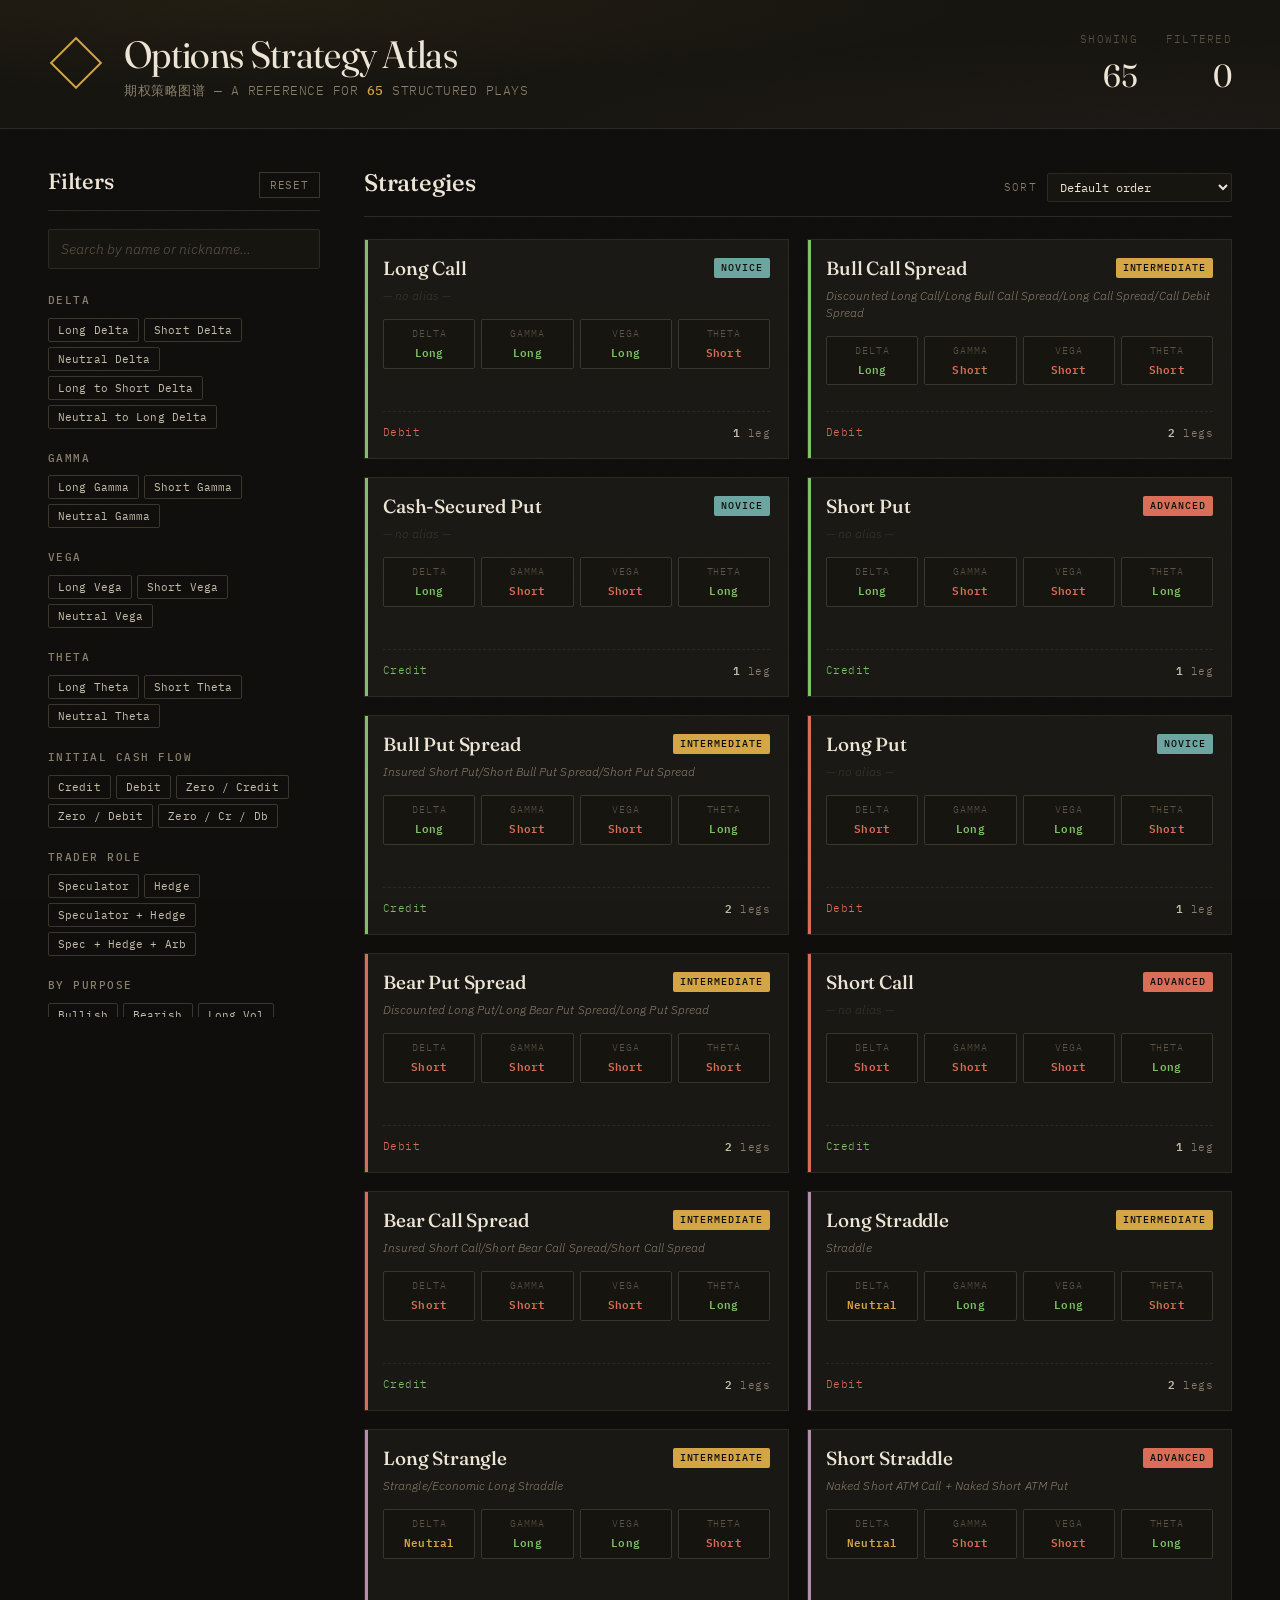
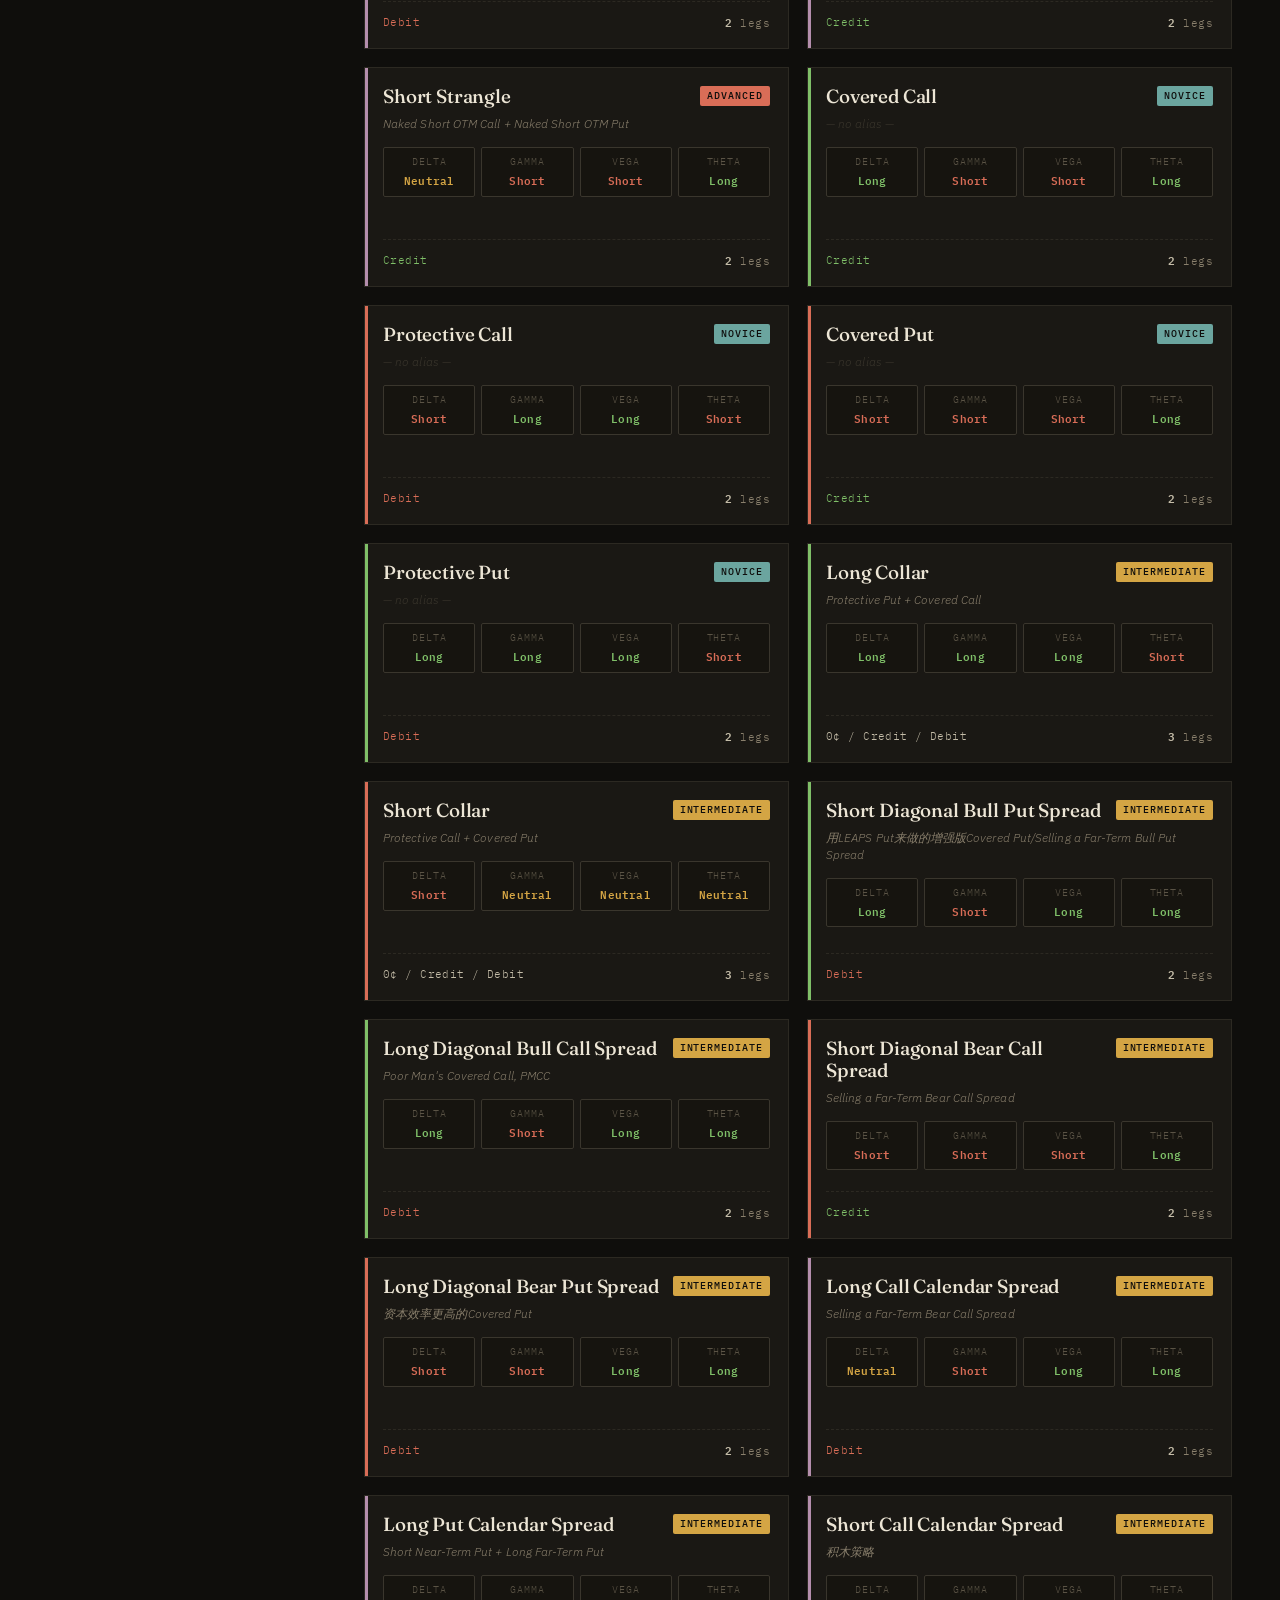
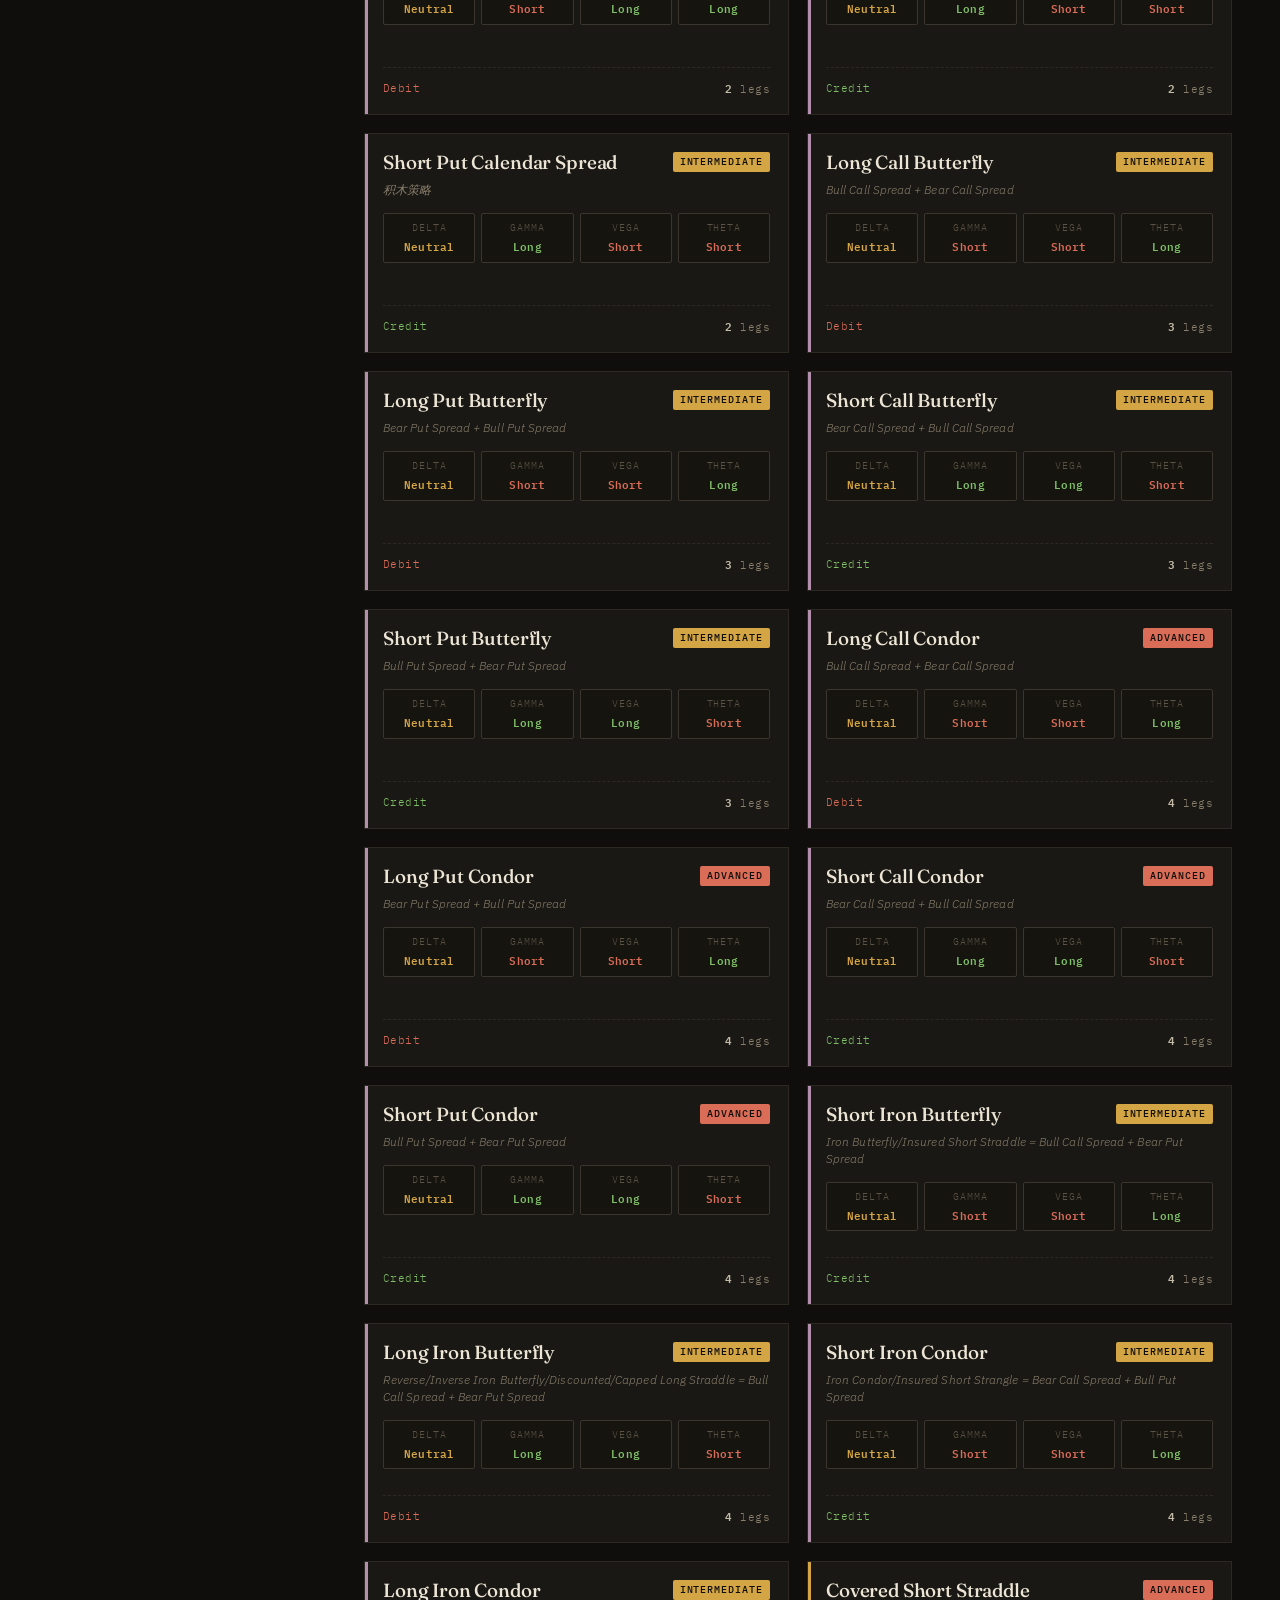
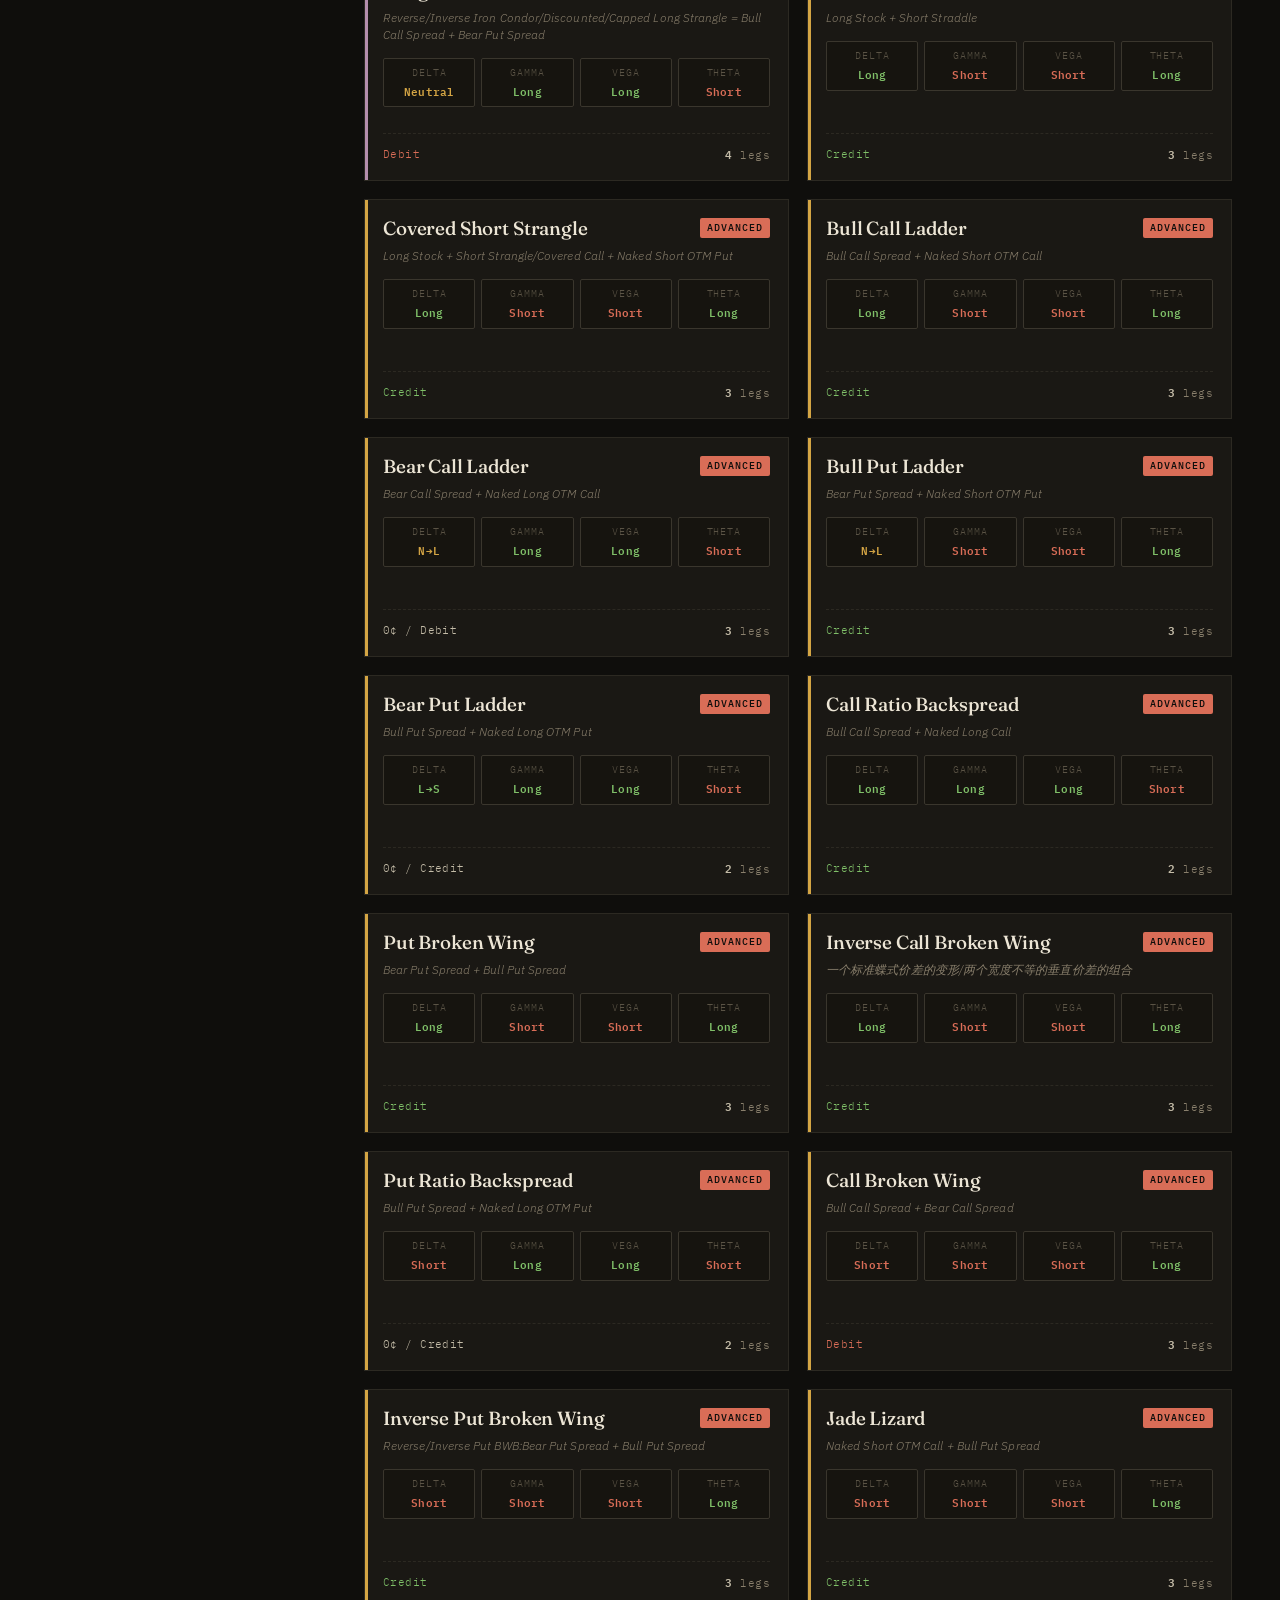
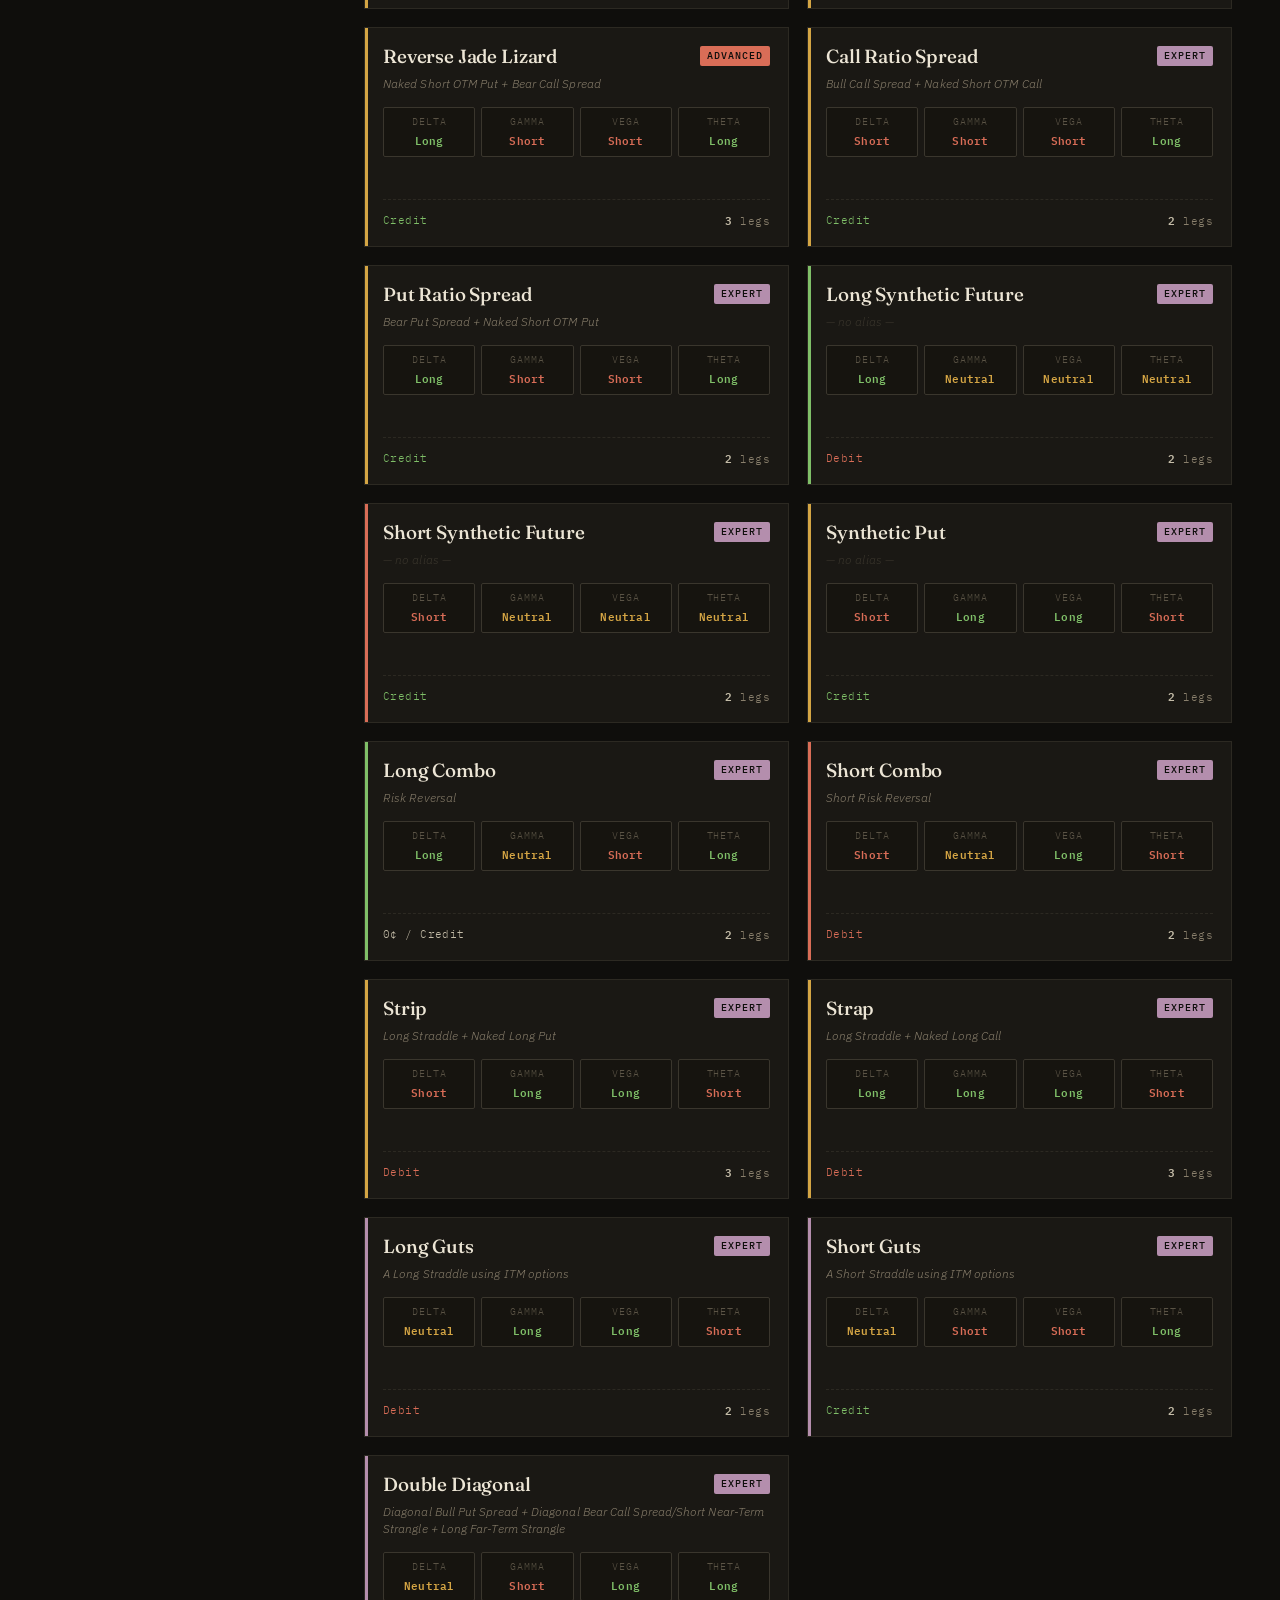
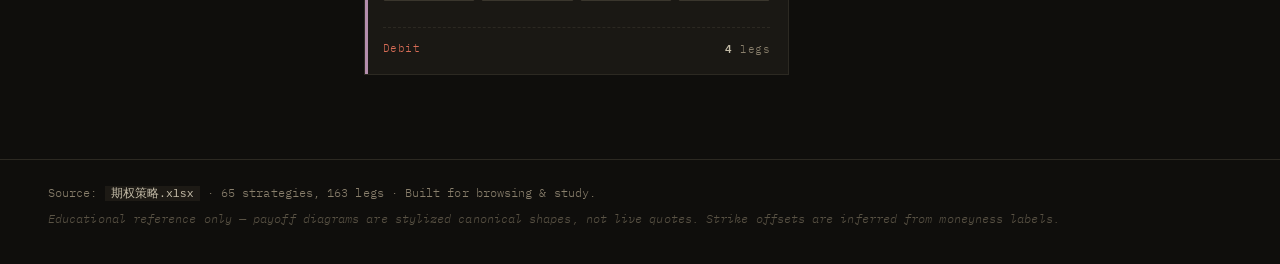
<file: options-atlas/index.html>
<!DOCTYPE html>
<html lang="zh-CN">
<head>
  <meta charset="UTF-8">
  <meta name="viewport" content="width=device-width, initial-scale=1.0">
  <title>Options Strategy Atlas · 期权策略图谱</title>
  <meta name="description" content="An interactive reference for 65 options strategies — Greeks, structure, legs, and payoff diagrams.">

  <link rel="preconnect" href="https://fonts.googleapis.com">
  <link rel="preconnect" href="https://fonts.gstatic.com" crossorigin>
  <link href="https://fonts.googleapis.com/css2?family=Fraunces:ital,opsz,wght@0,9..144,300;0,9..144,400;0,9..144,500;0,9..144,600;0,9..144,700;1,9..144,400&family=IBM+Plex+Mono:wght@300;400;500;600&family=IBM+Plex+Sans:wght@300;400;500;600&display=swap" rel="stylesheet">

  <link rel="stylesheet" href="style.css">
</head>
<body>
  <div class="grain"></div>

  <header class="masthead">
    <div class="masthead-inner">
      <div class="brand">
        <div class="brand-mark">◇</div>
        <div class="brand-text">
          <h1>Options Strategy Atlas</h1>
          <p class="sub">期权策略图谱 — a reference for <span id="totalCount">65</span> structured plays</p>
        </div>
      </div>
      <div class="stats">
        <div class="stat">
          <span class="stat-label">Showing</span>
          <span class="stat-value" id="visibleCount">65</span>
        </div>
        <div class="stat">
          <span class="stat-label">Filtered</span>
          <span class="stat-value" id="filteredCount">0</span>
        </div>
      </div>
    </div>
  </header>

  <main>
    <aside class="filters" id="filterPanel">
      <div class="filter-head">
        <h2>Filters</h2>
        <button class="reset-btn" id="resetBtn" title="Clear all filters">Reset</button>
      </div>

      <div class="filter-search">
        <input type="text" id="searchInput" placeholder="Search by name or nickname…" autocomplete="off">
      </div>

      <div class="filter-groups" id="filterGroups">
        <!-- Filter groups injected by JS -->
      </div>
    </aside>

    <section class="results">
      <div class="results-head">
        <h2>Strategies</h2>
        <div class="sort-controls">
          <label for="sortSelect">Sort</label>
          <select id="sortSelect">
            <option value="default">Default order</option>
            <option value="name">Name A→Z</option>
            <option value="skill">Skill (Novice→Expert)</option>
            <option value="legs">Number of legs</option>
            <option value="structure">Structure</option>
          </select>
        </div>
      </div>
      <div class="grid" id="grid">
        <!-- Cards injected by JS -->
      </div>
      <div class="empty" id="empty" hidden>
        <p>No strategies match these filters.</p>
        <button class="reset-btn" onclick="resetFilters()">Clear filters</button>
      </div>
    </section>
  </main>

  <!-- Detail Modal -->
  <div class="modal" id="modal" hidden>
    <div class="modal-overlay" onclick="closeModal()"></div>
    <div class="modal-panel" role="dialog" aria-modal="true" aria-labelledby="modalTitle">
      <button class="modal-close" onclick="closeModal()" aria-label="Close">×</button>
      <div class="modal-content" id="modalContent">
        <!-- Detail content injected by JS -->
      </div>
    </div>
  </div>

  <footer>
    <p>Source: <code>期权策略.xlsx</code> · 65 strategies, 163 legs · Built for browsing & study.</p>
    <p class="caveat">Educational reference only — payoff diagrams are stylized canonical shapes, not live quotes. Strike offsets are inferred from moneyness labels.</p>
  </footer>

  <script src="data.js"></script>
  <script src="app.js"></script>
</body>
</html>
</file>
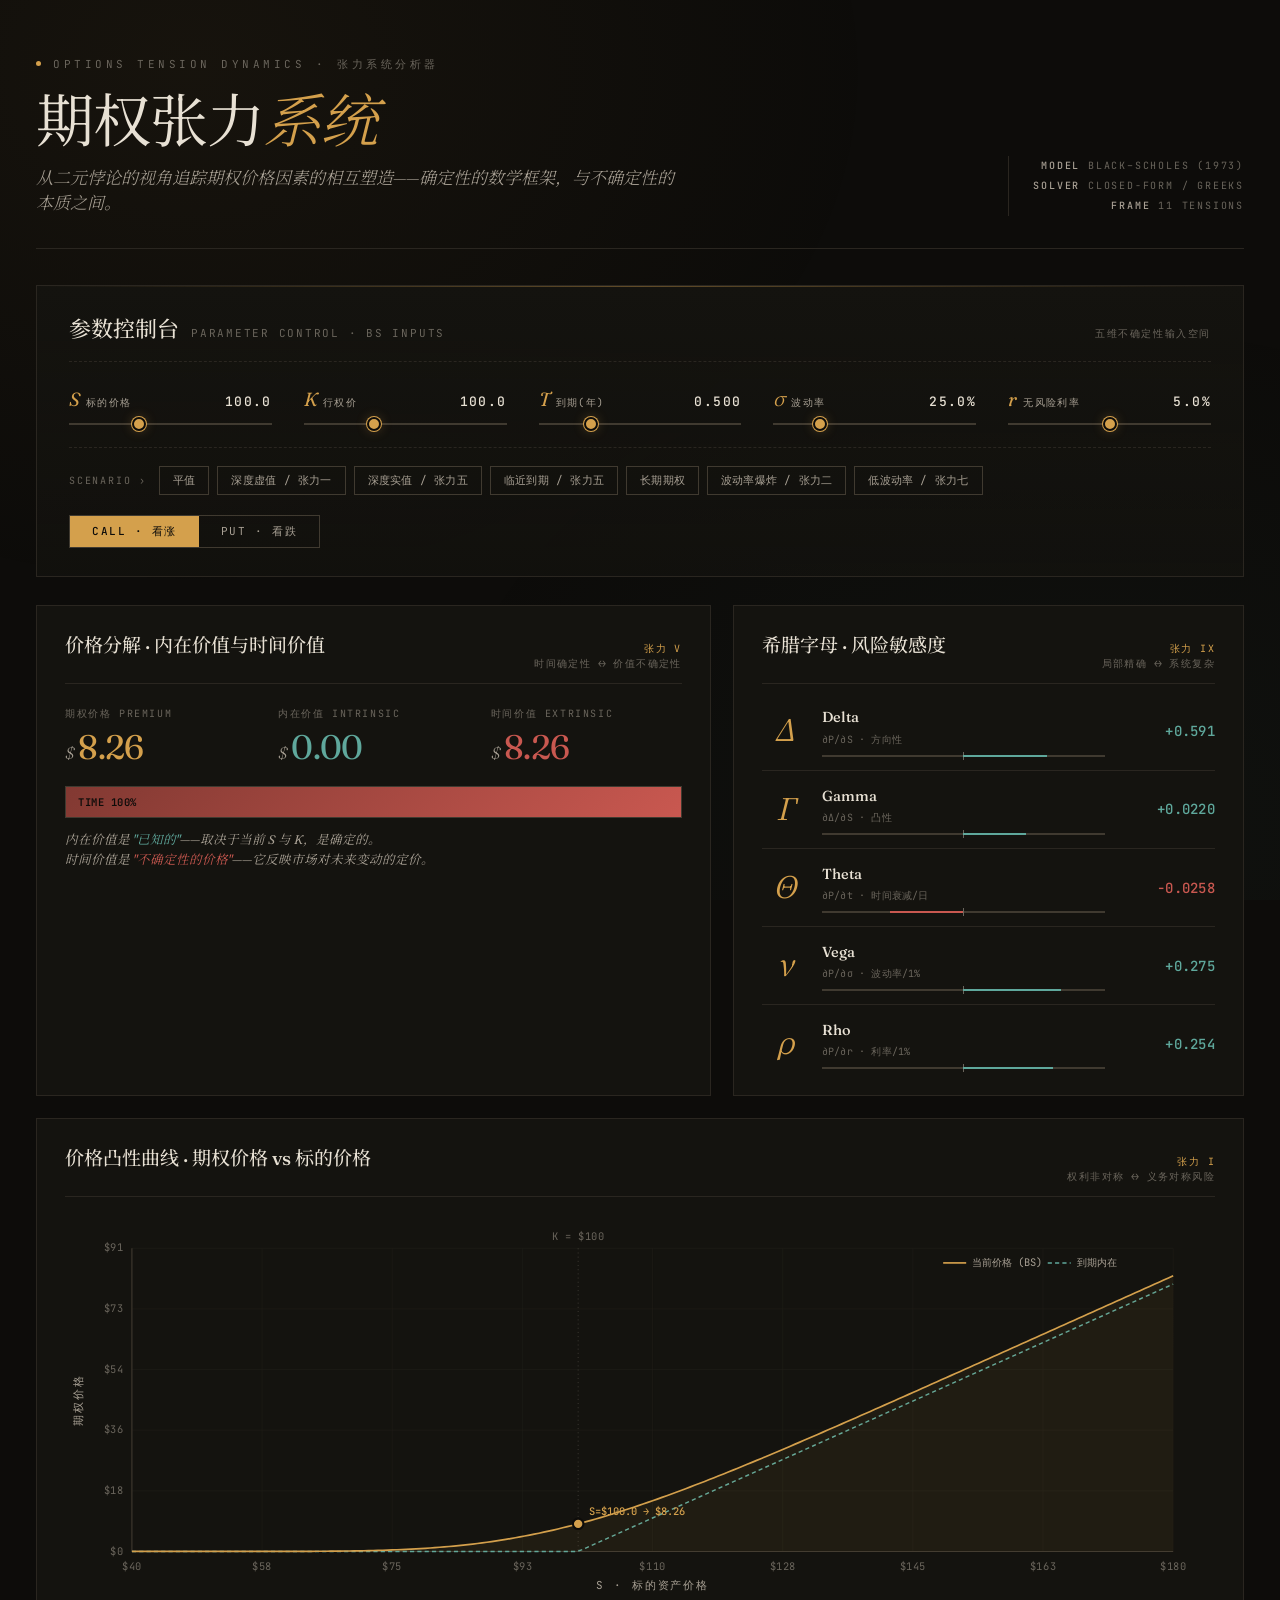
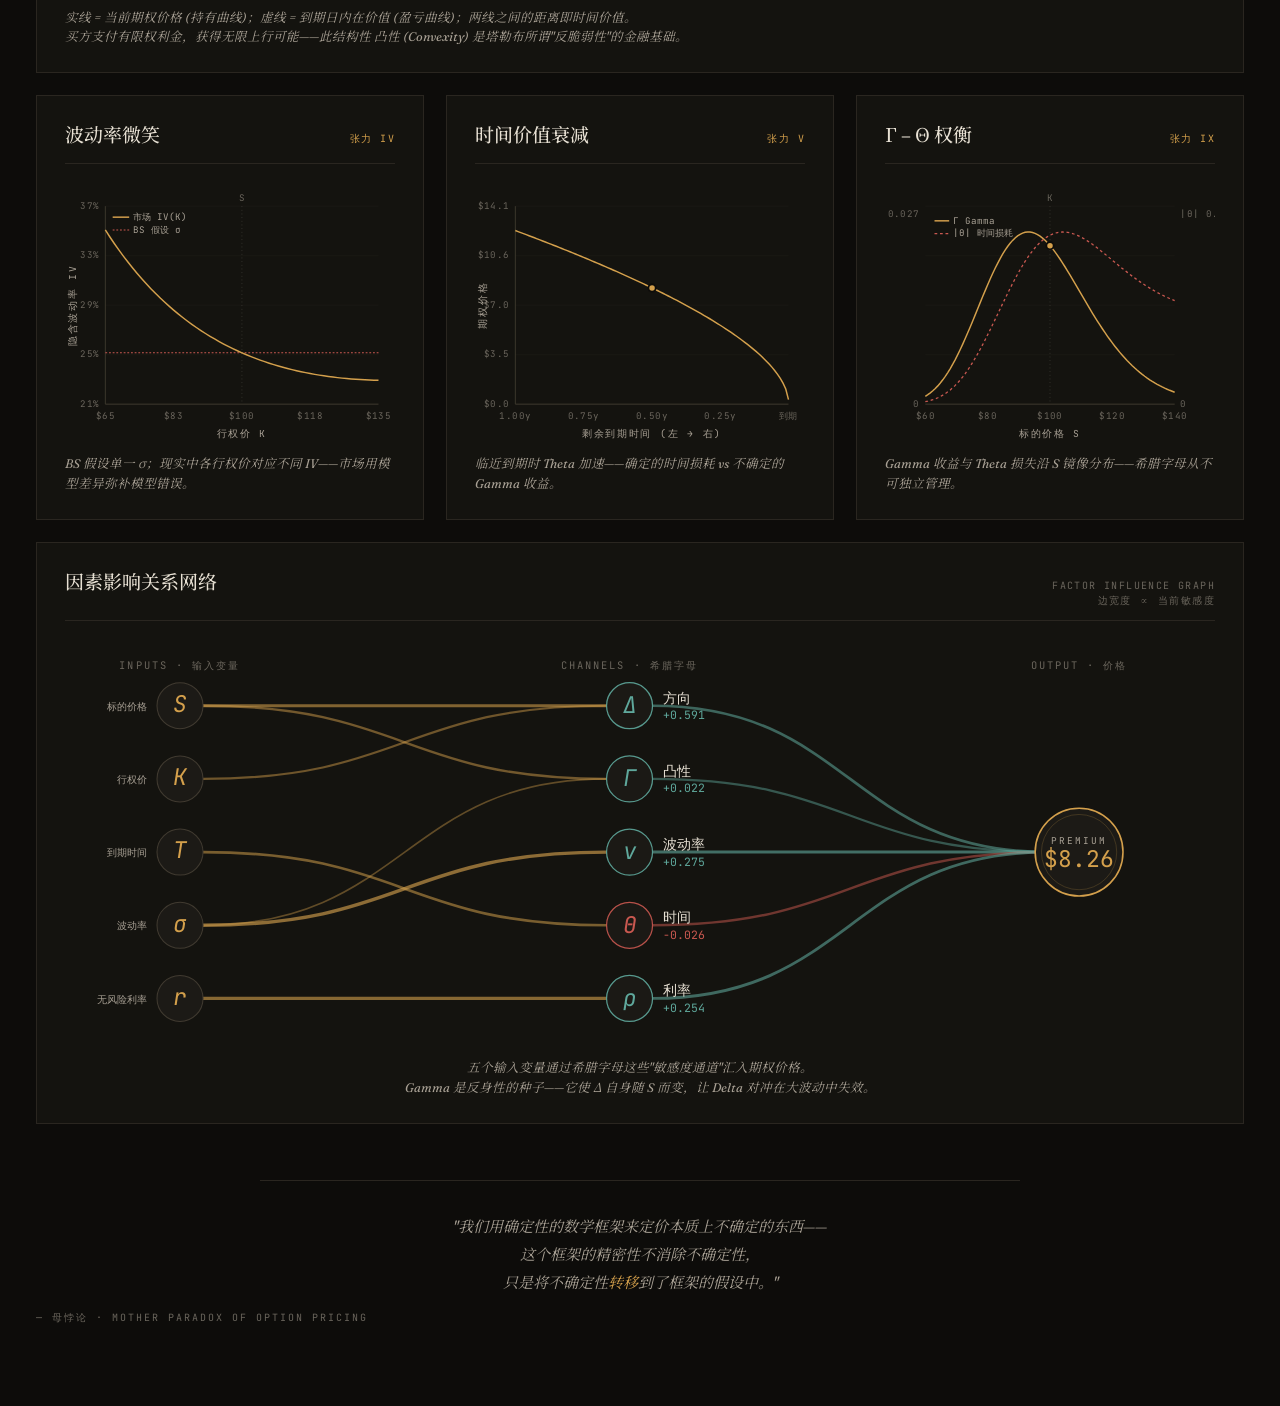
<file: options_tension/index.html>
<!DOCTYPE html>
<html lang="zh-CN">
<head>
<meta charset="UTF-8">
<meta name="viewport" content="width=device-width, initial-scale=1.0">
<title>期权张力系统 · Options Tension Dynamics</title>
<link rel="preconnect" href="https://fonts.googleapis.com">
<link rel="preconnect" href="https://fonts.gstatic.com" crossorigin>
<link href="https://fonts.googleapis.com/css2?family=Fraunces:ital,opsz,wght@0,9..144,300;0,9..144,400;0,9..144,500;0,9..144,600;1,9..144,300;1,9..144,400&family=Noto+Serif+SC:wght@300;400;500;600&family=JetBrains+Mono:wght@300;400;500&display=swap" rel="stylesheet">
<style>
  :root {
    --bg: #0d0c0a;
    --surface: #14130f;
    --surface-2: #1c1a16;
    --border: #2a2620;
    --border-strong: #403a30;
    --text: #e8e1d4;
    --text-dim: #a8a094;
    --text-faint: #6a655c;
    --gold: #d4a04c;
    --gold-dim: #8a6a32;
    --crimson: #c95850;
    --crimson-dim: #823932;
    --teal: #5fa89c;
    --teal-dim: #3d6e66;
    --grid: #221f1a;

    --display: 'Fraunces', 'Noto Serif SC', serif;
    --body: 'Noto Serif SC', 'Fraunces', serif;
    --mono: 'JetBrains Mono', ui-monospace, monospace;
  }

  * { box-sizing: border-box; margin: 0; padding: 0; }

  html, body {
    background: var(--bg);
    color: var(--text);
    font-family: var(--body);
    font-size: 15px;
    line-height: 1.6;
    min-height: 100vh;
    -webkit-font-smoothing: antialiased;
    -moz-osx-font-smoothing: grayscale;
  }

  body::before {
    content: '';
    position: fixed;
    inset: 0;
    background-image:
      radial-gradient(at 15% 8%, rgba(212, 160, 76, 0.05) 0%, transparent 45%),
      radial-gradient(at 85% 92%, rgba(95, 168, 156, 0.04) 0%, transparent 45%);
    pointer-events: none;
    z-index: 0;
  }

  .container {
    max-width: 1380px;
    margin: 0 auto;
    padding: 56px 36px 80px;
    position: relative;
    z-index: 1;
  }

  /* ── HEADER ───────────────────────────────────────── */
  .header {
    border-bottom: 1px solid var(--border);
    padding-bottom: 32px;
    margin-bottom: 36px;
    display: flex;
    justify-content: space-between;
    align-items: flex-end;
    gap: 32px;
  }
  .header-text { flex: 1; }

  .eyebrow {
    font-family: var(--mono);
    font-size: 11px;
    letter-spacing: 0.32em;
    color: var(--text-faint);
    text-transform: uppercase;
    margin-bottom: 18px;
  }
  .eyebrow .dot {
    display: inline-block;
    width: 5px; height: 5px; border-radius: 50%;
    background: var(--gold);
    margin: 0 12px 2px 0;
    vertical-align: middle;
  }

  .title {
    font-family: var(--display);
    font-weight: 400;
    font-size: 58px;
    line-height: 1.02;
    letter-spacing: -0.02em;
    margin-bottom: 14px;
  }
  .title em {
    font-style: italic;
    color: var(--gold);
    font-weight: 300;
  }

  .subtitle {
    font-family: var(--display);
    font-size: 17px;
    font-style: italic;
    color: var(--text-dim);
    font-weight: 300;
    max-width: 640px;
    line-height: 1.5;
  }

  .header-aside {
    text-align: right;
    font-family: var(--mono);
    font-size: 10px;
    letter-spacing: 0.18em;
    color: var(--text-faint);
    text-transform: uppercase;
    line-height: 2;
    border-left: 1px solid var(--border);
    padding-left: 24px;
  }
  .header-aside strong { color: var(--text-dim); font-weight: 500; }

  /* ── CONTROLS ─────────────────────────────────────── */
  .controls {
    background: linear-gradient(180deg, var(--surface) 0%, rgba(20,19,15,0.7) 100%);
    border: 1px solid var(--border);
    padding: 26px 32px 28px;
    margin-bottom: 28px;
    position: relative;
  }
  .controls::before {
    content: '';
    position: absolute;
    top: 0; left: 0; right: 0;
    height: 1px;
    background: linear-gradient(90deg, transparent 0%, var(--gold) 50%, transparent 100%);
    opacity: 0.4;
  }

  .controls-header {
    display: flex;
    justify-content: space-between;
    align-items: baseline;
    margin-bottom: 22px;
    padding-bottom: 14px;
    border-bottom: 1px dashed var(--border);
  }
  .controls-title {
    font-family: var(--display);
    font-size: 22px;
    font-weight: 500;
  }
  .controls-title small {
    font-family: var(--mono);
    font-size: 11px;
    color: var(--text-faint);
    letter-spacing: 0.16em;
    margin-left: 12px;
    font-weight: 400;
  }

  .control-grid {
    display: grid;
    grid-template-columns: repeat(5, 1fr);
    gap: 32px;
    align-items: end;
  }
  .control { display: flex; flex-direction: column; gap: 9px; }

  .control-label {
    display: flex;
    justify-content: space-between;
    align-items: baseline;
    font-family: var(--mono);
    font-size: 10px;
    letter-spacing: 0.14em;
    color: var(--text-dim);
    text-transform: uppercase;
  }
  .control-label .symbol {
    font-family: var(--display);
    font-size: 19px;
    font-style: italic;
    color: var(--gold);
    text-transform: none;
    letter-spacing: 0;
    margin-right: 6px;
    font-weight: 400;
  }
  .control-value {
    font-family: var(--mono);
    color: var(--text);
    font-size: 13px;
    font-weight: 500;
  }

  input[type="range"] {
    -webkit-appearance: none;
    appearance: none;
    width: 100%;
    height: 2px;
    background: var(--border-strong);
    outline: none;
    cursor: pointer;
  }
  input[type="range"]::-webkit-slider-thumb {
    -webkit-appearance: none;
    width: 14px; height: 14px;
    background: var(--gold);
    border-radius: 50%;
    border: 2px solid var(--bg);
    box-shadow: 0 0 0 1px var(--gold), 0 0 12px rgba(212,160,76,0.3);
    transition: transform 0.12s;
  }
  input[type="range"]::-webkit-slider-thumb:hover { transform: scale(1.25); }
  input[type="range"]::-moz-range-thumb {
    width: 14px; height: 14px;
    background: var(--gold);
    border-radius: 50%;
    border: 2px solid var(--bg);
    box-shadow: 0 0 0 1px var(--gold);
  }

  .type-toggle-row {
    margin-top: 22px;
    padding-top: 18px;
    border-top: 1px dashed var(--border);
    display: flex;
    justify-content: space-between;
    align-items: center;
    gap: 20px;
    flex-wrap: wrap;
  }
  .type-buttons {
    display: flex;
    border: 1px solid var(--border-strong);
  }
  .type-btn {
    padding: 8px 22px;
    font-family: var(--mono);
    font-size: 11px;
    letter-spacing: 0.14em;
    background: transparent;
    color: var(--text-dim);
    border: none;
    cursor: pointer;
    text-transform: uppercase;
    transition: all 0.18s;
  }
  .type-btn.active {
    background: var(--gold);
    color: var(--bg);
    font-weight: 500;
  }

  .scenarios {
    display: flex;
    gap: 8px;
    flex-wrap: wrap;
    align-items: center;
  }
  .scenarios-label {
    font-family: var(--mono);
    font-size: 10px;
    color: var(--text-faint);
    letter-spacing: 0.18em;
    text-transform: uppercase;
    margin-right: 4px;
  }
  .scenario-btn {
    padding: 6px 13px;
    background: transparent;
    border: 1px solid var(--border-strong);
    color: var(--text-dim);
    font-family: var(--mono);
    font-size: 11px;
    cursor: pointer;
    transition: all 0.18s;
    letter-spacing: 0.02em;
  }
  .scenario-btn:hover {
    border-color: var(--gold);
    color: var(--gold);
  }
  .scenario-btn.active {
    border-color: var(--gold);
    color: var(--gold);
    background: rgba(212, 160, 76, 0.08);
  }

  /* ── PANELS ───────────────────────────────────────── */
  .main-grid {
    display: grid;
    grid-template-columns: 1.32fr 1fr;
    gap: 22px;
    margin-bottom: 22px;
  }
  .panel {
    background: var(--surface);
    border: 1px solid var(--border);
    padding: 24px 28px 26px;
    position: relative;
  }
  .panel-header {
    display: flex;
    justify-content: space-between;
    align-items: baseline;
    margin-bottom: 22px;
    padding-bottom: 12px;
    border-bottom: 1px solid var(--border);
    gap: 16px;
  }
  .panel-title {
    font-family: var(--display);
    font-size: 19px;
    font-weight: 500;
    flex: 1;
  }
  .panel-tag {
    font-family: var(--mono);
    font-size: 10px;
    letter-spacing: 0.14em;
    color: var(--text-faint);
    text-transform: uppercase;
    text-align: right;
    line-height: 1.5;
    flex-shrink: 0;
  }
  .panel-tag em {
    color: var(--gold);
    font-style: normal;
  }
  .panel-note {
    font-family: var(--display);
    font-style: italic;
    font-size: 12.5px;
    color: var(--text-dim);
    margin-top: 12px;
    line-height: 1.55;
  }

  /* ── PRICE DISPLAY ────────────────────────────────── */
  .price-display {
    display: grid;
    grid-template-columns: 1fr 1fr 1fr;
    gap: 22px;
    margin-bottom: 22px;
  }
  .price-box .label {
    font-family: var(--mono);
    font-size: 10px;
    letter-spacing: 0.16em;
    color: var(--text-faint);
    text-transform: uppercase;
    margin-bottom: 8px;
  }
  .price-box .value {
    font-family: var(--display);
    font-size: 34px;
    font-weight: 400;
    line-height: 1;
    letter-spacing: -0.02em;
  }
  .price-box .value .currency {
    font-size: 17px;
    color: var(--text-dim);
    margin-right: 4px;
    font-style: italic;
    font-weight: 300;
  }
  .price-box.total .value { color: var(--gold); }
  .price-box.intrinsic .value { color: var(--teal); }
  .price-box.time .value { color: var(--crimson); }

  .stack-bar {
    height: 32px;
    display: flex;
    border: 1px solid var(--border-strong);
    background: var(--surface-2);
    overflow: hidden;
    position: relative;
  }
  .stack-segment {
    position: relative;
    transition: width 0.35s cubic-bezier(0.4, 0, 0.2, 1);
    overflow: hidden;
  }
  .stack-segment.intrinsic {
    background: linear-gradient(135deg, var(--teal-dim) 0%, var(--teal) 100%);
  }
  .stack-segment.time {
    background: linear-gradient(135deg, var(--crimson-dim) 0%, var(--crimson) 100%);
  }
  .stack-label {
    position: absolute;
    top: 50%;
    left: 12px;
    transform: translateY(-50%);
    font-family: var(--mono);
    font-size: 10.5px;
    color: var(--bg);
    white-space: nowrap;
    font-weight: 600;
    letter-spacing: 0.05em;
  }

  /* ── GREEKS ───────────────────────────────────────── */
  .greeks-list {
    display: flex;
    flex-direction: column;
    gap: 14px;
  }
  .greek-row {
    display: grid;
    grid-template-columns: 46px 1fr 96px;
    gap: 14px;
    align-items: center;
    padding-bottom: 13px;
    border-bottom: 1px solid var(--border);
  }
  .greek-row:last-child {
    border-bottom: none;
    padding-bottom: 0;
  }
  .greek-symbol {
    font-family: var(--display);
    font-size: 30px;
    font-style: italic;
    color: var(--gold);
    text-align: center;
    font-weight: 400;
    line-height: 1;
  }
  .greek-info { min-width: 0; }
  .greek-name {
    font-family: var(--display);
    font-size: 14.5px;
    color: var(--text);
    font-weight: 500;
  }
  .greek-desc {
    font-family: var(--mono);
    font-size: 10px;
    color: var(--text-faint);
    margin-top: 2px;
    margin-bottom: 7px;
    letter-spacing: 0.02em;
  }
  .greek-bar {
    height: 2px;
    background: var(--border-strong);
    position: relative;
  }
  .greek-bar-zero {
    position: absolute;
    left: 50%; top: -3px;
    width: 1px; height: 8px;
    background: var(--text-faint);
  }
  .greek-bar-fill {
    position: absolute;
    height: 100%;
    transition: all 0.35s ease;
  }
  .greek-value {
    text-align: right;
    font-family: var(--mono);
    font-size: 14px;
    font-weight: 500;
    letter-spacing: 0.02em;
  }
  .greek-value.positive { color: var(--teal); }
  .greek-value.negative { color: var(--crimson); }

  /* ── CHARTS ───────────────────────────────────────── */
  .chart {
    width: 100%;
    height: auto;
    display: block;
  }
  .chart text {
    font-family: var(--mono);
  }
  .chart .axis {
    stroke: var(--border-strong);
    stroke-width: 1;
  }
  .chart .grid-line {
    stroke: var(--grid);
    stroke-width: 0.5;
  }
  .chart .axis-label {
    fill: var(--text-faint);
    font-size: 10px;
    letter-spacing: 0.05em;
  }
  .chart .axis-title {
    fill: var(--text-dim);
    font-size: 10.5px;
    letter-spacing: 0.18em;
    text-transform: uppercase;
  }
  .chart .data-line {
    fill: none;
    stroke: var(--gold);
    stroke-width: 1.6;
  }
  .chart .data-line-secondary {
    fill: none;
    stroke: var(--teal);
    stroke-width: 1.4;
    stroke-dasharray: 4 3;
  }
  .chart .data-line-tertiary {
    fill: none;
    stroke: var(--crimson);
    stroke-width: 1.2;
    stroke-dasharray: 2 2;
  }
  .chart .data-fill {
    fill: var(--gold);
    fill-opacity: 0.06;
  }
  .chart .marker {
    fill: var(--gold);
    stroke: var(--bg);
    stroke-width: 2;
  }
  .chart .marker-label {
    fill: var(--gold);
    font-size: 10px;
    font-weight: 500;
  }
  .chart .ref-line {
    stroke: var(--text-faint);
    stroke-width: 0.6;
    stroke-dasharray: 1 3;
    opacity: 0.7;
  }
  .chart .legend-text {
    fill: var(--text-dim);
    font-size: 10px;
  }

  /* ── SECONDARY GRID ───────────────────────────────── */
  .secondary-grid {
    display: grid;
    grid-template-columns: repeat(3, 1fr);
    gap: 22px;
    margin-bottom: 22px;
  }

  /* ── NETWORK ──────────────────────────────────────── */
  .network-panel { margin-bottom: 32px; }

  /* ── FOOTNOTE ─────────────────────────────────────── */
  .footnote {
    margin-top: 56px;
    padding-top: 32px;
    border-top: 1px solid var(--border);
    font-family: var(--display);
    font-style: italic;
    color: var(--text-dim);
    font-size: 15px;
    text-align: center;
    line-height: 1.85;
    max-width: 760px;
    margin-left: auto;
    margin-right: auto;
  }
  .footnote em { color: var(--gold); font-weight: 400; }
  .footnote-attr {
    font-family: var(--mono);
    font-style: normal;
    font-size: 10px;
    letter-spacing: 0.2em;
    color: var(--text-faint);
    text-transform: uppercase;
    margin-top: 14px;
  }

  /* ── RESPONSIVE ───────────────────────────────────── */
  @media (max-width: 1100px) {
    .control-grid { grid-template-columns: repeat(3, 1fr); }
    .main-grid { grid-template-columns: 1fr; }
    .secondary-grid { grid-template-columns: 1fr; }
    .price-display { grid-template-columns: 1fr; gap: 14px; }
    .header { flex-direction: column; align-items: flex-start; }
    .header-aside { border-left: none; border-top: 1px solid var(--border); padding-left: 0; padding-top: 16px; text-align: left; }
    .title { font-size: 44px; }
  }
  @media (max-width: 640px) {
    .container { padding: 36px 18px 60px; }
    .control-grid { grid-template-columns: repeat(2, 1fr); gap: 22px; }
    .panel { padding: 20px 18px; }
    .controls { padding: 22px 18px; }
    .title { font-size: 36px; }
  }
</style>
</head>
<body>
<div class="container">

<!-- ── HEADER ─────────────────────────────────────────── -->
<header class="header">
  <div class="header-text">
    <div class="eyebrow"><span class="dot"></span>Options Tension Dynamics · 张力系统分析器</div>
    <h1 class="title">期权张力<em>系统</em></h1>
    <p class="subtitle">从二元悖论的视角追踪期权价格因素的相互塑造——确定性的数学框架，与不确定性的本质之间。</p>
  </div>
  <div class="header-aside">
    <div><strong>MODEL</strong> Black–Scholes (1973)</div>
    <div><strong>SOLVER</strong> Closed-form / Greeks</div>
    <div><strong>FRAME</strong> 11 Tensions</div>
  </div>
</header>

<!-- ── CONTROLS ───────────────────────────────────────── -->
<section class="controls">
  <div class="controls-header">
    <div class="controls-title">参数控制台<small>PARAMETER CONTROL · BS INPUTS</small></div>
    <div style="font-family: var(--mono); font-size: 10px; color: var(--text-faint); letter-spacing: 0.16em; text-transform: uppercase;">五维不确定性输入空间</div>
  </div>

  <div class="control-grid">
    <div class="control">
      <div class="control-label">
        <span><span class="symbol">S</span>标的价格</span>
        <span class="control-value" id="val-S">100.0</span>
      </div>
      <input type="range" id="ctrl-S" min="50" max="200" value="100" step="0.5">
    </div>

    <div class="control">
      <div class="control-label">
        <span><span class="symbol">K</span>行权价</span>
        <span class="control-value" id="val-K">100.0</span>
      </div>
      <input type="range" id="ctrl-K" min="50" max="200" value="100" step="0.5">
    </div>

    <div class="control">
      <div class="control-label">
        <span><span class="symbol">T</span>到期(年)</span>
        <span class="control-value" id="val-T">0.500</span>
      </div>
      <input type="range" id="ctrl-T" min="0.02" max="2" value="0.5" step="0.01">
    </div>

    <div class="control">
      <div class="control-label">
        <span><span class="symbol">σ</span>波动率</span>
        <span class="control-value" id="val-sigma">25.0%</span>
      </div>
      <input type="range" id="ctrl-sigma" min="5" max="100" value="25" step="0.5">
    </div>

    <div class="control">
      <div class="control-label">
        <span><span class="symbol">r</span>无风险利率</span>
        <span class="control-value" id="val-r">5.0%</span>
      </div>
      <input type="range" id="ctrl-r" min="0" max="10" value="5" step="0.1">
    </div>
  </div>

  <div class="type-toggle-row">
    <div class="scenarios">
      <span class="scenarios-label">SCENARIO ›</span>
      <button class="scenario-btn" data-scenario="atm">平值</button>
      <button class="scenario-btn" data-scenario="otm">深度虚值 / 张力一</button>
      <button class="scenario-btn" data-scenario="itm">深度实值 / 张力五</button>
      <button class="scenario-btn" data-scenario="near-expiry">临近到期 / 张力五</button>
      <button class="scenario-btn" data-scenario="long-dated">长期期权</button>
      <button class="scenario-btn" data-scenario="high-vol">波动率爆炸 / 张力二</button>
      <button class="scenario-btn" data-scenario="low-vol">低波动率 / 张力七</button>
    </div>
    <div class="type-buttons">
      <button class="type-btn active" data-type="call">CALL · 看涨</button>
      <button class="type-btn" data-type="put">PUT · 看跌</button>
    </div>
  </div>
</section>

<!-- ── PRICE + GREEKS ─────────────────────────────────── -->
<div class="main-grid">
  <section class="panel">
    <div class="panel-header">
      <div class="panel-title">价格分解 · 内在价值与时间价值</div>
      <div class="panel-tag"><em>张力 V</em><br>时间确定性 ↔ 价值不确定性</div>
    </div>

    <div class="price-display">
      <div class="price-box total">
        <div class="label">期权价格 PREMIUM</div>
        <div class="value"><span class="currency">$</span><span id="px-total">0.00</span></div>
      </div>
      <div class="price-box intrinsic">
        <div class="label">内在价值 INTRINSIC</div>
        <div class="value"><span class="currency">$</span><span id="px-intrinsic">0.00</span></div>
      </div>
      <div class="price-box time">
        <div class="label">时间价值 EXTRINSIC</div>
        <div class="value"><span class="currency">$</span><span id="px-time">0.00</span></div>
      </div>
    </div>

    <div class="stack-bar">
      <div class="stack-segment intrinsic" id="seg-intrinsic"></div>
      <div class="stack-segment time" id="seg-time"></div>
    </div>

    <p class="panel-note">
      内在价值是 <em style="color:var(--teal)">"已知的"</em>——取决于当前 S 与 K，是确定的。<br>
      时间价值是 <em style="color:var(--crimson)">"不确定性的价格"</em>——它反映市场对未来变动的定价。
    </p>
  </section>

  <section class="panel">
    <div class="panel-header">
      <div class="panel-title">希腊字母 · 风险敏感度</div>
      <div class="panel-tag"><em>张力 IX</em><br>局部精确 ↔ 系统复杂</div>
    </div>
    <div class="greeks-list" id="greeks-container"></div>
  </section>
</div>

<!-- ── CONVEXITY CURVE ────────────────────────────────── -->
<section class="panel" style="margin-bottom: 22px;">
  <div class="panel-header">
    <div class="panel-title">价格凸性曲线 · 期权价格 vs 标的价格</div>
    <div class="panel-tag"><em>张力 I</em><br>权利非对称 ↔ 义务对称风险</div>
  </div>
  <svg class="chart" id="chart-convexity" viewBox="0 0 1100 360" preserveAspectRatio="xMidYMid meet"></svg>
  <p class="panel-note">
    实线 = 当前期权价格 (持有曲线)；虚线 = 到期日内在价值 (盈亏曲线)；两线之间的距离即时间价值。<br>
    买方支付有限权利金，获得无限上行可能——此结构性 <em>凸性 (Convexity)</em> 是塔勒布所谓"反脆弱性"的金融基础。
  </p>
</section>

<!-- ── SECONDARY CHARTS ───────────────────────────────── -->
<div class="secondary-grid">
  <section class="panel">
    <div class="panel-header">
      <div class="panel-title">波动率微笑</div>
      <div class="panel-tag"><em>张力 IV</em></div>
    </div>
    <svg class="chart" id="chart-smile" viewBox="0 0 360 280" preserveAspectRatio="xMidYMid meet"></svg>
    <p class="panel-note">
      BS 假设单一 σ；现实中各行权价对应不同 IV——<em>市场用模型差异弥补模型错误</em>。
    </p>
  </section>

  <section class="panel">
    <div class="panel-header">
      <div class="panel-title">时间价值衰减</div>
      <div class="panel-tag"><em>张力 V</em></div>
    </div>
    <svg class="chart" id="chart-theta" viewBox="0 0 360 280" preserveAspectRatio="xMidYMid meet"></svg>
    <p class="panel-note">
      临近到期时 Theta 加速——确定的时间损耗 vs 不确定的 Gamma 收益。
    </p>
  </section>

  <section class="panel">
    <div class="panel-header">
      <div class="panel-title">Γ – Θ 权衡</div>
      <div class="panel-tag"><em>张力 IX</em></div>
    </div>
    <svg class="chart" id="chart-gt" viewBox="0 0 360 280" preserveAspectRatio="xMidYMid meet"></svg>
    <p class="panel-note">
      Gamma 收益与 Theta 损失沿 S 镜像分布——希腊字母从不可独立管理。
    </p>
  </section>
</div>

<!-- ── NETWORK ────────────────────────────────────────── -->
<section class="panel network-panel">
  <div class="panel-header">
    <div class="panel-title">因素影响关系网络</div>
    <div class="panel-tag">FACTOR INFLUENCE GRAPH<br>边宽度 ∝ 当前敏感度</div>
  </div>
  <svg class="chart" id="chart-network" viewBox="0 0 1100 380" preserveAspectRatio="xMidYMid meet"></svg>
  <p class="panel-note" style="text-align: center; max-width: 720px; margin-left: auto; margin-right: auto; margin-top: 18px;">
    五个输入变量通过希腊字母这些"敏感度通道"汇入期权价格。<br>
    Gamma 是反身性的种子——它使 Δ 自身随 S 而变，让 Delta 对冲在大波动中失效。
  </p>
</section>

<!-- ── FOOTNOTE ───────────────────────────────────────── -->
<p class="footnote">
  "我们用确定性的数学框架来定价本质上不确定的东西——<br>
  这个框架的精密性不消除不确定性，<br>
  只是将不确定性<em>转移</em>到了框架的假设中。"
  <div class="footnote-attr">— 母悖论 · Mother Paradox of Option Pricing</div>
</p>

</div>

<script>
// ============================================================
// I.  数学基础 (Math)
// ============================================================
function normCDF(x) {
  // Abramowitz & Stegun 7.1.26 — accurate to ~7.5e-8
  const a1=0.254829592, a2=-0.284496736, a3=1.421413741,
        a4=-1.453152027, a5=1.061405429, p=0.3275911;
  const sign = x < 0 ? -1 : 1;
  const ax = Math.abs(x) / Math.sqrt(2);
  const t  = 1.0 / (1.0 + p*ax);
  const y  = 1.0 - (((((a5*t+a4)*t)+a3)*t+a2)*t+a1)*t*Math.exp(-ax*ax);
  return 0.5 * (1.0 + sign*y);
}
function normPDF(x){ return Math.exp(-x*x/2) / Math.sqrt(2*Math.PI); }

// Black–Scholes: returns {price, intrinsic, timeValue, delta, gamma, theta, vega, rho}
function bs(S, K, T, r, sigma, type) {
  if (T <= 1e-9 || sigma <= 1e-9) {
    const intrinsic = type === 'call' ? Math.max(S-K,0) : Math.max(K-S,0);
    return { price: intrinsic, intrinsic, timeValue: 0,
             delta: type==='call' ? (S>K?1:(S<K?0:0.5)) : (S<K?-1:(S>K?0:-0.5)),
             gamma: 0, theta: 0, vega: 0, rho: 0 };
  }
  const sqrtT = Math.sqrt(T);
  const d1 = (Math.log(S/K) + (r + sigma*sigma/2)*T) / (sigma*sqrtT);
  const d2 = d1 - sigma*sqrtT;
  const Nd1 = normCDF(d1), Nd2 = normCDF(d2);
  const nd1 = normPDF(d1);
  const eRT = Math.exp(-r*T);

  let price, delta, theta, rho;
  if (type === 'call') {
    price = S*Nd1 - K*eRT*Nd2;
    delta = Nd1;
    theta = -S*nd1*sigma/(2*sqrtT) - r*K*eRT*Nd2;
    rho   = K*T*eRT*Nd2;
  } else {
    price = K*eRT*normCDF(-d2) - S*normCDF(-d1);
    delta = Nd1 - 1;
    theta = -S*nd1*sigma/(2*sqrtT) + r*K*eRT*normCDF(-d2);
    rho   = -K*T*eRT*normCDF(-d2);
  }
  const gamma = nd1 / (S*sigma*sqrtT);
  const vega  = S*nd1*sqrtT;

  const intrinsic = type==='call' ? Math.max(S-K,0) : Math.max(K-S,0);
  const timeValue = Math.max(0, price - intrinsic);

  return {
    price, intrinsic, timeValue,
    delta, gamma,
    theta: theta/365,   // per calendar day
    vega:  vega/100,    // per 1 vol point (1%)
    rho:   rho/100      // per 1 rate point (1%)
  };
}

// ============================================================
// II.  状态 (State) & 场景 (Scenarios)
// ============================================================
const state = { S:100, K:100, T:0.5, sigma:0.25, r:0.05, type:'call' };

const greeksDef = [
  { key:'delta', symbol:'Δ', name:'Delta', desc:'∂P/∂S · 方向性',     scale:1.0  },
  { key:'gamma', symbol:'Γ', name:'Gamma', desc:'∂Δ/∂S · 凸性',       scale:0.05 },
  { key:'theta', symbol:'Θ', name:'Theta', desc:'∂P/∂t · 时间衰减/日', scale:0.05 },
  { key:'vega',  symbol:'ν', name:'Vega',  desc:'∂P/∂σ · 波动率/1%',   scale:0.4  },
  { key:'rho',   symbol:'ρ', name:'Rho',   desc:'∂P/∂r · 利率/1%',     scale:0.4  }
];

const scenarios = {
  'atm':         { S:100, K:100, T:0.5,  sigma:0.25, r:0.05, type:'call' },
  'otm':         { S:100, K:130, T:0.25, sigma:0.25, r:0.05, type:'call' },
  'itm':         { S:120, K:100, T:0.5,  sigma:0.25, r:0.05, type:'call' },
  'near-expiry': { S:100, K:100, T:0.04, sigma:0.30, r:0.05, type:'call' },
  'long-dated':  { S:100, K:100, T:1.8,  sigma:0.25, r:0.05, type:'call' },
  'high-vol':    { S:100, K:100, T:0.5,  sigma:0.80, r:0.05, type:'call' },
  'low-vol':     { S:100, K:100, T:0.5,  sigma:0.08, r:0.05, type:'call' }
};

// ============================================================
// III.  渲染主调度 (Main Render)
// ============================================================
function renderAll() {
  const r = bs(state.S, state.K, state.T, state.r, state.sigma, state.type);

  // 数值显示
  document.getElementById('val-S').textContent = state.S.toFixed(1);
  document.getElementById('val-K').textContent = state.K.toFixed(1);
  document.getElementById('val-T').textContent = state.T.toFixed(3);
  document.getElementById('val-sigma').textContent = (state.sigma*100).toFixed(1) + '%';
  document.getElementById('val-r').textContent = (state.r*100).toFixed(1) + '%';

  // 价格盒子
  document.getElementById('px-total').textContent     = r.price.toFixed(2);
  document.getElementById('px-intrinsic').textContent = r.intrinsic.toFixed(2);
  document.getElementById('px-time').textContent      = r.timeValue.toFixed(2);

  // 堆叠条
  const total = Math.max(r.price, 0.001);
  const iPct = (r.intrinsic/total)*100;
  const tPct = (r.timeValue/total)*100;
  const segI = document.getElementById('seg-intrinsic');
  const segT = document.getElementById('seg-time');
  segI.style.width = iPct + '%';
  segT.style.width = tPct + '%';
  segI.innerHTML = iPct >= 14 ? `<span class="stack-label">INTRINSIC ${iPct.toFixed(0)}%</span>` : '';
  segT.innerHTML = tPct >= 14 ? `<span class="stack-label">TIME ${tPct.toFixed(0)}%</span>` : '';

  // 希腊字母
  renderGreeks(r);

  // 图表
  renderConvexity(r);
  renderSmile();
  renderThetaCurve();
  renderGammaThetaCurve();
  renderNetwork(r);
}

// ============================================================
// IV.  希腊字母列表
// ============================================================
function renderGreeks(r) {
  const c = document.getElementById('greeks-container');
  c.innerHTML = '';
  greeksDef.forEach(g => {
    const v = r[g.key];
    const positive = v >= 0;
    const fillPct = Math.min(100, Math.abs(v) / g.scale * 100);
    let displayVal;
    if (g.key === 'gamma' || g.key === 'theta') displayVal = v.toFixed(4);
    else displayVal = v.toFixed(3);
    const sign = positive ? '+' : '';
    const colorClass = positive ? 'positive' : 'negative';
    const fillStyle = positive
      ? `left:50%; width:${fillPct/2}%; background:var(--teal);`
      : `right:50%; width:${fillPct/2}%; background:var(--crimson);`;

    const row = document.createElement('div');
    row.className = 'greek-row';
    row.innerHTML = `
      <div class="greek-symbol">${g.symbol}</div>
      <div class="greek-info">
        <div class="greek-name">${g.name}</div>
        <div class="greek-desc">${g.desc}</div>
        <div class="greek-bar">
          <div class="greek-bar-zero"></div>
          <div class="greek-bar-fill" style="${fillStyle}"></div>
        </div>
      </div>
      <div class="greek-value ${colorClass}">${sign}${displayVal}</div>
    `;
    c.appendChild(row);
  });
}

// ============================================================
// V.  凸性曲线
// ============================================================
function renderConvexity(curr) {
  const svg = document.getElementById('chart-convexity');
  svg.innerHTML = '';
  const W=1100, H=360, padL=64, padR=40, padT=28, padB=42;
  const plotW = W-padL-padR, plotH = H-padT-padB;

  const sMin = state.K * 0.4, sMax = state.K * 1.8;
  const samples = 220;
  const optionPts = [], payoffPts = [];
  let yMax = 0;
  for (let i=0; i<=samples; i++) {
    const s = sMin + (sMax-sMin) * i/samples;
    const px = bs(s, state.K, state.T, state.r, state.sigma, state.type).price;
    const payoff = state.type==='call' ? Math.max(s-state.K,0) : Math.max(state.K-s,0);
    optionPts.push([s, px]);
    payoffPts.push([s, payoff]);
    yMax = Math.max(yMax, px, payoff);
  }
  yMax = yMax * 1.10;

  const xScale = s => padL + (s-sMin)/(sMax-sMin) * plotW;
  const yScale = y => padT + plotH - y/yMax * plotH;

  // grid
  const ns = `http://www.w3.org/2000/svg`;
  for (let i=0; i<=5; i++) {
    const y = padT + plotH * i/5;
    const yVal = yMax * (1 - i/5);
    const line = document.createElementNS(ns,'line');
    line.setAttribute('x1', padL); line.setAttribute('x2', W-padR);
    line.setAttribute('y1', y); line.setAttribute('y2', y);
    line.setAttribute('class','grid-line');
    svg.appendChild(line);
    const lbl = document.createElementNS(ns,'text');
    lbl.setAttribute('x', padL-8); lbl.setAttribute('y', y+3);
    lbl.setAttribute('text-anchor','end');
    lbl.setAttribute('class','axis-label');
    lbl.textContent = '$' + yVal.toFixed(0);
    svg.appendChild(lbl);
  }
  for (let i=0; i<=8; i++) {
    const x = padL + plotW * i/8;
    const xVal = sMin + (sMax-sMin) * i/8;
    const line = document.createElementNS(ns,'line');
    line.setAttribute('x1', x); line.setAttribute('x2', x);
    line.setAttribute('y1', padT); line.setAttribute('y2', padT+plotH);
    line.setAttribute('class','grid-line');
    svg.appendChild(line);
    const lbl = document.createElementNS(ns,'text');
    lbl.setAttribute('x', x); lbl.setAttribute('y', H-padB+18);
    lbl.setAttribute('text-anchor','middle');
    lbl.setAttribute('class','axis-label');
    lbl.textContent = '$' + xVal.toFixed(0);
    svg.appendChild(lbl);
  }

  // axis lines
  const ax = document.createElementNS(ns,'line');
  ax.setAttribute('x1', padL); ax.setAttribute('x2', W-padR);
  ax.setAttribute('y1', padT+plotH); ax.setAttribute('y2', padT+plotH);
  ax.setAttribute('class','axis');
  svg.appendChild(ax);
  const ay = document.createElementNS(ns,'line');
  ay.setAttribute('x1', padL); ay.setAttribute('x2', padL);
  ay.setAttribute('y1', padT); ay.setAttribute('y2', padT+plotH);
  ay.setAttribute('class','axis');
  svg.appendChild(ay);

  // K reference line
  const kx = xScale(state.K);
  const refK = document.createElementNS(ns,'line');
  refK.setAttribute('x1', kx); refK.setAttribute('x2', kx);
  refK.setAttribute('y1', padT); refK.setAttribute('y2', padT+plotH);
  refK.setAttribute('class','ref-line');
  svg.appendChild(refK);
  const kLbl = document.createElementNS(ns,'text');
  kLbl.setAttribute('x', kx); kLbl.setAttribute('y', padT-8);
  kLbl.setAttribute('text-anchor','middle');
  kLbl.setAttribute('class','axis-label');
  kLbl.setAttribute('fill','var(--text-dim)');
  kLbl.textContent = `K = $${state.K.toFixed(0)}`;
  svg.appendChild(kLbl);

  // payoff at expiry (dashed teal)
  const payoffPath = payoffPts.map((p,i)=> (i===0?'M':'L')+xScale(p[0])+','+yScale(p[1])).join(' ');
  const payP = document.createElementNS(ns,'path');
  payP.setAttribute('d', payoffPath);
  payP.setAttribute('class','data-line-secondary');
  svg.appendChild(payP);

  // current option price curve (gold) — fill below
  const optPath = optionPts.map((p,i)=> (i===0?'M':'L')+xScale(p[0])+','+yScale(p[1])).join(' ');
  const fillPath = optPath + ` L ${xScale(sMax)},${padT+plotH} L ${xScale(sMin)},${padT+plotH} Z`;
  const fill = document.createElementNS(ns,'path');
  fill.setAttribute('d', fillPath);
  fill.setAttribute('class','data-fill');
  svg.appendChild(fill);
  const optP = document.createElementNS(ns,'path');
  optP.setAttribute('d', optPath);
  optP.setAttribute('class','data-line');
  svg.appendChild(optP);

  // current S marker
  const cx = xScale(state.S), cy = yScale(curr.price);
  const m = document.createElementNS(ns,'circle');
  m.setAttribute('cx', cx); m.setAttribute('cy', cy);
  m.setAttribute('r', 5);
  m.setAttribute('class','marker');
  svg.appendChild(m);
  const ml = document.createElementNS(ns,'text');
  ml.setAttribute('x', cx+10); ml.setAttribute('y', cy-8);
  ml.setAttribute('class','marker-label');
  ml.textContent = `S=$${state.S.toFixed(1)} → $${curr.price.toFixed(2)}`;
  svg.appendChild(ml);

  // legend
  const lg = document.createElementNS(ns,'g');
  lg.setAttribute('transform', `translate(${W-padR-220},${padT+8})`);
  lg.innerHTML = `
    <line x1="0" y1="6" x2="22" y2="6" stroke="var(--gold)" stroke-width="1.6"/>
    <text x="28" y="9" class="legend-text">当前价格 (BS)</text>
    <line x1="100" y1="6" x2="122" y2="6" stroke="var(--teal)" stroke-width="1.4" stroke-dasharray="4 3"/>
    <text x="128" y="9" class="legend-text">到期内在</text>
  `;
  svg.appendChild(lg);

  // axis titles
  const xt = document.createElementNS(ns,'text');
  xt.setAttribute('x', padL+plotW/2); xt.setAttribute('y', H-6);
  xt.setAttribute('text-anchor','middle');
  xt.setAttribute('class','axis-title');
  xt.textContent = 'S · 标的资产价格';
  svg.appendChild(xt);
  const yt = document.createElementNS(ns,'text');
  yt.setAttribute('x', 16); yt.setAttribute('y', padT+plotH/2);
  yt.setAttribute('text-anchor','middle');
  yt.setAttribute('class','axis-title');
  yt.setAttribute('transform', `rotate(-90 16 ${padT+plotH/2})`);
  yt.textContent = '期权价格';
  svg.appendChild(yt);
}

// ============================================================
// VI.  波动率微笑
// ============================================================
function renderSmile() {
  const svg = document.getElementById('chart-smile');
  svg.innerHTML = '';
  const W=360, H=280, padL=44, padR=18, padT=22, padB=42;
  const plotW = W-padL-padR, plotH = H-padT-padB;
  const ns = `http://www.w3.org/2000/svg`;

  // simulate equity-style skew: IV(K) = sigma_atm * (1 + skew*ln(K/S) + 0.6*ln(K/S)^2)
  // 让市场对左尾的恐惧反映出来：负斜率 + 凸度
  const baseSigma = state.sigma;
  const skewParam = -0.55;       // 偏斜 (负=put 端更高)
  const smileParam = 0.85;       // 凸度

  const kMin = state.S * 0.65, kMax = state.S * 1.35;
  const samples = 60;
  const pts = [];
  let ivMin = Infinity, ivMax = -Infinity;
  for (let i=0; i<=samples; i++) {
    const k = kMin + (kMax-kMin) * i/samples;
    const m = Math.log(k/state.S);
    const iv = baseSigma * (1 + skewParam*m + smileParam*m*m);
    pts.push([k, iv]);
    ivMin = Math.min(ivMin, iv);
    ivMax = Math.max(ivMax, iv);
  }
  // include current K with baseSigma for reference
  const yPad = (ivMax-ivMin)*0.15 + 0.001;
  const yLo = Math.max(0, ivMin-yPad), yHi = ivMax+yPad;

  const xS = k => padL + (k-kMin)/(kMax-kMin)*plotW;
  const yS = v => padT + plotH - (v-yLo)/(yHi-yLo)*plotH;

  // grid
  for (let i=0; i<=4; i++) {
    const y = padT + plotH*i/4;
    const v = yHi - (yHi-yLo)*i/4;
    const ln = document.createElementNS(ns,'line');
    ln.setAttribute('x1', padL); ln.setAttribute('x2', W-padR);
    ln.setAttribute('y1', y); ln.setAttribute('y2', y);
    ln.setAttribute('class','grid-line');
    svg.appendChild(ln);
    const tx = document.createElementNS(ns,'text');
    tx.setAttribute('x', padL-6); tx.setAttribute('y', y+3);
    tx.setAttribute('text-anchor','end');
    tx.setAttribute('class','axis-label');
    tx.textContent = (v*100).toFixed(0)+'%';
    svg.appendChild(tx);
  }

  // axis
  const ax = document.createElementNS(ns,'line');
  ax.setAttribute('x1', padL); ax.setAttribute('x2', W-padR);
  ax.setAttribute('y1', padT+plotH); ax.setAttribute('y2', padT+plotH);
  ax.setAttribute('class','axis');
  svg.appendChild(ax);
  const ay = document.createElementNS(ns,'line');
  ay.setAttribute('x1', padL); ay.setAttribute('x2', padL);
  ay.setAttribute('y1', padT); ay.setAttribute('y2', padT+plotH);
  ay.setAttribute('class','axis');
  svg.appendChild(ay);

  // x labels
  for (let i=0; i<=4; i++) {
    const x = padL + plotW*i/4;
    const k = kMin + (kMax-kMin)*i/4;
    const tx = document.createElementNS(ns,'text');
    tx.setAttribute('x', x); tx.setAttribute('y', H-padB+16);
    tx.setAttribute('text-anchor','middle');
    tx.setAttribute('class','axis-label');
    tx.textContent = '$'+k.toFixed(0);
    svg.appendChild(tx);
  }

  // BS flat reference (assumed sigma_atm)
  const flatY = yS(baseSigma);
  const flatLn = document.createElementNS(ns,'line');
  flatLn.setAttribute('x1', padL); flatLn.setAttribute('x2', W-padR);
  flatLn.setAttribute('y1', flatY); flatLn.setAttribute('y2', flatY);
  flatLn.setAttribute('class','data-line-tertiary');
  svg.appendChild(flatLn);

  // smile curve
  const path = pts.map((p,i)=>(i===0?'M':'L')+xS(p[0])+','+yS(p[1])).join(' ');
  const pp = document.createElementNS(ns,'path');
  pp.setAttribute('d', path);
  pp.setAttribute('class','data-line');
  svg.appendChild(pp);

  // S reference vertical
  const sx = xS(state.S);
  const refS = document.createElementNS(ns,'line');
  refS.setAttribute('x1', sx); refS.setAttribute('x2', sx);
  refS.setAttribute('y1', padT); refS.setAttribute('y2', padT+plotH);
  refS.setAttribute('class','ref-line');
  svg.appendChild(refS);
  const sLbl = document.createElementNS(ns,'text');
  sLbl.setAttribute('x', sx); sLbl.setAttribute('y', padT-6);
  sLbl.setAttribute('text-anchor','middle');
  sLbl.setAttribute('class','axis-label');
  sLbl.setAttribute('fill','var(--text-dim)');
  sLbl.textContent = 'S';
  svg.appendChild(sLbl);

  // legend
  const lg = document.createElementNS(ns,'g');
  lg.setAttribute('transform', `translate(${padL+8},${padT+6})`);
  lg.innerHTML = `
    <line x1="0" y1="6" x2="18" y2="6" stroke="var(--gold)" stroke-width="1.6"/>
    <text x="22" y="9" class="legend-text" font-size="9">市场 IV(K)</text>
    <line x1="0" y1="20" x2="18" y2="20" stroke="var(--crimson)" stroke-width="1.2" stroke-dasharray="2 2"/>
    <text x="22" y="23" class="legend-text" font-size="9">BS 假设 σ</text>
  `;
  svg.appendChild(lg);

  // axis titles
  const xt = document.createElementNS(ns,'text');
  xt.setAttribute('x', padL+plotW/2); xt.setAttribute('y', H-6);
  xt.setAttribute('text-anchor','middle');
  xt.setAttribute('class','axis-title');
  xt.setAttribute('font-size','9');
  xt.textContent = '行权价 K';
  svg.appendChild(xt);
  const yt = document.createElementNS(ns,'text');
  yt.setAttribute('x', 12); yt.setAttribute('y', padT+plotH/2);
  yt.setAttribute('text-anchor','middle');
  yt.setAttribute('class','axis-title');
  yt.setAttribute('font-size','9');
  yt.setAttribute('transform', `rotate(-90 12 ${padT+plotH/2})`);
  yt.textContent = '隐含波动率 IV';
  svg.appendChild(yt);
}

// ============================================================
// VII.  时间衰减曲线
// ============================================================
function renderThetaCurve() {
  const svg = document.getElementById('chart-theta');
  svg.innerHTML = '';
  const W=360, H=280, padL=44, padR=18, padT=22, padB=42;
  const plotW = W-padL-padR, plotH = H-padT-padB;
  const ns = `http://www.w3.org/2000/svg`;

  const tMin = 0.001, tMax = 1.0;
  const samples = 100;
  const pts = [];
  let yMax = 0;
  for (let i=0; i<=samples; i++) {
    const t = tMin + (tMax-tMin)*i/samples;
    const px = bs(state.S, state.K, t, state.r, state.sigma, state.type).price;
    pts.push([t, px]);
    yMax = Math.max(yMax, px);
  }
  yMax = yMax*1.1 + 0.5;

  // x: T from tMax (left) to 0 (right) — time runs left→right toward expiry
  const xS = t => padL + (1 - (t-tMin)/(tMax-tMin)) * plotW;
  const yS = y => padT + plotH - y/yMax*plotH;

  // grid
  for (let i=0; i<=4; i++) {
    const y = padT + plotH*i/4;
    const v = yMax * (1-i/4);
    const ln = document.createElementNS(ns,'line');
    ln.setAttribute('x1', padL); ln.setAttribute('x2', W-padR);
    ln.setAttribute('y1', y); ln.setAttribute('y2', y);
    ln.setAttribute('class','grid-line');
    svg.appendChild(ln);
    const tx = document.createElementNS(ns,'text');
    tx.setAttribute('x', padL-6); tx.setAttribute('y', y+3);
    tx.setAttribute('text-anchor','end');
    tx.setAttribute('class','axis-label');
    tx.textContent = '$'+v.toFixed(1);
    svg.appendChild(tx);
  }

  // axis
  const ax = document.createElementNS(ns,'line');
  ax.setAttribute('x1', padL); ax.setAttribute('x2', W-padR);
  ax.setAttribute('y1', padT+plotH); ax.setAttribute('y2', padT+plotH);
  ax.setAttribute('class','axis');
  svg.appendChild(ax);
  const ay = document.createElementNS(ns,'line');
  ay.setAttribute('x1', padL); ay.setAttribute('x2', padL);
  ay.setAttribute('y1', padT); ay.setAttribute('y2', padT+plotH);
  ay.setAttribute('class','axis');
  svg.appendChild(ay);

  // x labels (T values)
  const xVals = [1, 0.75, 0.5, 0.25, 0];
  xVals.forEach(t => {
    const x = xS(Math.max(t, tMin));
    const tx = document.createElementNS(ns,'text');
    tx.setAttribute('x', x); tx.setAttribute('y', H-padB+16);
    tx.setAttribute('text-anchor','middle');
    tx.setAttribute('class','axis-label');
    tx.textContent = t === 0 ? '到期' : t.toFixed(2)+'y';
    svg.appendChild(tx);
  });

  // intrinsic value as horizontal reference
  const intrinsic = state.type==='call' ? Math.max(state.S-state.K,0) : Math.max(state.K-state.S,0);
  if (intrinsic > 0) {
    const iy = yS(intrinsic);
    const il = document.createElementNS(ns,'line');
    il.setAttribute('x1', padL); il.setAttribute('x2', W-padR);
    il.setAttribute('y1', iy); il.setAttribute('y2', iy);
    il.setAttribute('class','data-line-tertiary');
    svg.appendChild(il);
  }

  // curve
  const path = pts.map((p,i)=>(i===0?'M':'L')+xS(p[0])+','+yS(p[1])).join(' ');
  const pp = document.createElementNS(ns,'path');
  pp.setAttribute('d', path);
  pp.setAttribute('class','data-line');
  svg.appendChild(pp);

  // current T marker
  const cx = xS(state.T);
  const cyP = bs(state.S, state.K, state.T, state.r, state.sigma, state.type).price;
  const cy = yS(cyP);
  const m = document.createElementNS(ns,'circle');
  m.setAttribute('cx', cx); m.setAttribute('cy', cy);
  m.setAttribute('r', 4);
  m.setAttribute('class','marker');
  svg.appendChild(m);

  const xt = document.createElementNS(ns,'text');
  xt.setAttribute('x', padL+plotW/2); xt.setAttribute('y', H-6);
  xt.setAttribute('text-anchor','middle');
  xt.setAttribute('class','axis-title');
  xt.setAttribute('font-size','9');
  xt.textContent = '剩余到期时间 (左 → 右)';
  svg.appendChild(xt);
  const yt = document.createElementNS(ns,'text');
  yt.setAttribute('x', 12); yt.setAttribute('y', padT+plotH/2);
  yt.setAttribute('text-anchor','middle');
  yt.setAttribute('class','axis-title');
  yt.setAttribute('font-size','9');
  yt.setAttribute('transform', `rotate(-90 12 ${padT+plotH/2})`);
  yt.textContent = '期权价格';
  svg.appendChild(yt);
}

// ============================================================
// VIII.  Γ – Θ 权衡 (镜像分布)
// ============================================================
function renderGammaThetaCurve() {
  const svg = document.getElementById('chart-gt');
  svg.innerHTML = '';
  const W=360, H=280, padL=44, padR=44, padT=22, padB=42;
  const plotW = W-padL-padR, plotH = H-padT-padB;
  const ns = `http://www.w3.org/2000/svg`;

  // Vary S, plot Gamma (left axis, gold) and -Theta (right axis, crimson)
  const sMin = state.K*0.6, sMax = state.K*1.4;
  const samples = 100;
  const gammaPts = [], thetaPts = [];
  let gMax = 0, tMax = 0;
  for (let i=0; i<=samples; i++) {
    const s = sMin + (sMax-sMin)*i/samples;
    const r = bs(s, state.K, state.T, state.r, state.sigma, state.type);
    gammaPts.push([s, r.gamma]);
    thetaPts.push([s, -r.theta]);   // 取正显示
    gMax = Math.max(gMax, r.gamma);
    tMax = Math.max(tMax, -r.theta);
  }
  gMax *= 1.15;
  tMax = Math.max(tMax*1.15, 0.001);

  const xS = s => padL + (s-sMin)/(sMax-sMin)*plotW;
  const yG = g => padT + plotH - g/gMax*plotH;
  const yT = t => padT + plotH - t/tMax*plotH;

  // grid
  for (let i=0; i<=4; i++) {
    const y = padT + plotH*i/4;
    const ln = document.createElementNS(ns,'line');
    ln.setAttribute('x1', padL); ln.setAttribute('x2', W-padR);
    ln.setAttribute('y1', y); ln.setAttribute('y2', y);
    ln.setAttribute('class','grid-line');
    svg.appendChild(ln);
  }

  // axis
  const ax = document.createElementNS(ns,'line');
  ax.setAttribute('x1', padL); ax.setAttribute('x2', W-padR);
  ax.setAttribute('y1', padT+plotH); ax.setAttribute('y2', padT+plotH);
  ax.setAttribute('class','axis');
  svg.appendChild(ax);

  // K reference
  const kx = xS(state.K);
  const refK = document.createElementNS(ns,'line');
  refK.setAttribute('x1', kx); refK.setAttribute('x2', kx);
  refK.setAttribute('y1', padT); refK.setAttribute('y2', padT+plotH);
  refK.setAttribute('class','ref-line');
  svg.appendChild(refK);
  const kLbl = document.createElementNS(ns,'text');
  kLbl.setAttribute('x', kx); kLbl.setAttribute('y', padT-6);
  kLbl.setAttribute('text-anchor','middle');
  kLbl.setAttribute('class','axis-label');
  kLbl.setAttribute('fill','var(--text-dim)');
  kLbl.textContent = 'K';
  svg.appendChild(kLbl);

  // x labels
  for (let i=0; i<=4; i++) {
    const x = padL + plotW*i/4;
    const v = sMin + (sMax-sMin)*i/4;
    const tx = document.createElementNS(ns,'text');
    tx.setAttribute('x', x); tx.setAttribute('y', H-padB+16);
    tx.setAttribute('text-anchor','middle');
    tx.setAttribute('class','axis-label');
    tx.textContent = '$'+v.toFixed(0);
    svg.appendChild(tx);
  }

  // gamma path
  const gPath = gammaPts.map((p,i)=>(i===0?'M':'L')+xS(p[0])+','+yG(p[1])).join(' ');
  const gp = document.createElementNS(ns,'path');
  gp.setAttribute('d', gPath);
  gp.setAttribute('class','data-line');
  svg.appendChild(gp);

  // -theta path (mirror, crimson dashed)
  const tPath = thetaPts.map((p,i)=>(i===0?'M':'L')+xS(p[0])+','+yT(p[1])).join(' ');
  const tp = document.createElementNS(ns,'path');
  tp.setAttribute('d', tPath);
  tp.setAttribute('stroke','var(--crimson)');
  tp.setAttribute('fill','none');
  tp.setAttribute('stroke-width','1.4');
  tp.setAttribute('stroke-dasharray','3 3');
  svg.appendChild(tp);

  // current S
  const idx = Math.round((state.S-sMin)/(sMax-sMin)*samples);
  if (idx>=0 && idx<=samples) {
    const cx = xS(gammaPts[idx][0]);
    const cy = yG(gammaPts[idx][1]);
    const m = document.createElementNS(ns,'circle');
    m.setAttribute('cx', cx); m.setAttribute('cy', cy);
    m.setAttribute('r', 4);
    m.setAttribute('class','marker');
    svg.appendChild(m);
  }

  // y-axis labels - left (gamma)
  const gLbl = document.createElementNS(ns,'text');
  gLbl.setAttribute('x', padL-6); gLbl.setAttribute('y', padT+12);
  gLbl.setAttribute('text-anchor','end');
  gLbl.setAttribute('class','axis-label');
  gLbl.setAttribute('fill','var(--gold)');
  gLbl.textContent = 'Γ '+gMax.toFixed(3);
  svg.appendChild(gLbl);
  const gLbl2 = document.createElementNS(ns,'text');
  gLbl2.setAttribute('x', padL-6); gLbl2.setAttribute('y', padT+plotH+3);
  gLbl2.setAttribute('text-anchor','end');
  gLbl2.setAttribute('class','axis-label');
  gLbl2.setAttribute('fill','var(--gold)');
  gLbl2.textContent = '0';
  svg.appendChild(gLbl2);
  // right (-theta)
  const tLbl = document.createElementNS(ns,'text');
  tLbl.setAttribute('x', W-padR+6); tLbl.setAttribute('y', padT+12);
  tLbl.setAttribute('class','axis-label');
  tLbl.setAttribute('fill','var(--crimson)');
  tLbl.textContent = '|Θ| '+tMax.toFixed(3);
  svg.appendChild(tLbl);
  const tLbl2 = document.createElementNS(ns,'text');
  tLbl2.setAttribute('x', W-padR+6); tLbl2.setAttribute('y', padT+plotH+3);
  tLbl2.setAttribute('class','axis-label');
  tLbl2.setAttribute('fill','var(--crimson)');
  tLbl2.textContent = '0';
  svg.appendChild(tLbl2);

  // legend
  const lg = document.createElementNS(ns,'g');
  lg.setAttribute('transform', `translate(${padL+10},${padT+10})`);
  lg.innerHTML = `
    <line x1="0" y1="6" x2="16" y2="6" stroke="var(--gold)" stroke-width="1.6"/>
    <text x="20" y="9" class="legend-text" font-size="9">Γ Gamma</text>
    <line x1="0" y1="20" x2="16" y2="20" stroke="var(--crimson)" stroke-width="1.4" stroke-dasharray="3 3"/>
    <text x="20" y="23" class="legend-text" font-size="9">|Θ| 时间损耗</text>
  `;
  svg.appendChild(lg);

  const xt = document.createElementNS(ns,'text');
  xt.setAttribute('x', padL+plotW/2); xt.setAttribute('y', H-6);
  xt.setAttribute('text-anchor','middle');
  xt.setAttribute('class','axis-title');
  xt.setAttribute('font-size','9');
  xt.textContent = '标的价格 S';
  svg.appendChild(xt);
}

// ============================================================
// IX.  因素影响关系网络
// ============================================================
function renderNetwork(r) {
  const svg = document.getElementById('chart-network');
  svg.innerHTML = '';
  const W=1100, H=380;
  const ns = `http://www.w3.org/2000/svg`;

  // 节点位置：左列 = 输入；中列 = 希腊字母；右 = 价格
  const inputs = [
    { id:'S', label:'S',  desc:'标的价格',     y: 60 },
    { id:'K', label:'K',  desc:'行权价',       y:130 },
    { id:'T', label:'T',  desc:'到期时间',     y:200 },
    { id:'sigma', label:'σ', desc:'波动率',    y:270 },
    { id:'r', label:'r',  desc:'无风险利率',   y:340 }
  ];
  const greekNodes = [
    { id:'delta', label:'Δ', desc:'方向',     y: 60, val:r.delta, scale:1.0 },
    { id:'gamma', label:'Γ', desc:'凸性',     y:130, val:r.gamma, scale:0.05 },
    { id:'vega',  label:'ν', desc:'波动率',   y:200, val:r.vega,  scale:0.4  },
    { id:'theta', label:'Θ', desc:'时间',     y:270, val:r.theta, scale:0.05 },
    { id:'rho',   label:'ρ', desc:'利率',     y:340, val:r.rho,   scale:0.4  }
  ];
  const inputX = 110;
  const greekX = 540;
  const priceX = 970;
  const priceY = 200;

  // 边定义：(input, greek)
  const edges = [
    { from:'S',     to:'delta', strength: Math.abs(r.delta)/1.0  },
    { from:'S',     to:'gamma', strength: Math.abs(r.gamma)/0.05 }, // S → gamma feedback
    { from:'K',     to:'delta', strength: 0.4 },     // K 影响 moneyness
    { from:'T',     to:'theta', strength: Math.min(1, Math.abs(r.theta)/0.05) },
    { from:'sigma', to:'vega',  strength: Math.min(1, Math.abs(r.vega)/0.4)  },
    { from:'sigma', to:'gamma', strength: Math.min(1, Math.abs(r.gamma)/0.05)*0.6 },
    { from:'r',     to:'rho',   strength: Math.min(1, Math.abs(r.rho)/0.4)   }
  ];
  // greek → price
  const greekToPrice = greekNodes.map(g => ({
    from: g.id,
    strength: Math.min(1, Math.abs(g.val)/g.scale)
  }));

  // helper: position lookup
  const getInput = id => inputs.find(n=>n.id===id);
  const getGreek = id => greekNodes.find(n=>n.id===id);

  // ── draw edges first (background) ──
  edges.forEach(e => {
    const a = getInput(e.from), b = getGreek(e.to);
    const x1 = inputX+22, y1 = a.y;
    const x2 = greekX-22, y2 = b.y;
    // bezier
    const cx = (x1+x2)/2;
    const path = document.createElementNS(ns,'path');
    path.setAttribute('d', `M${x1},${y1} C${cx},${y1} ${cx},${y2} ${x2},${y2}`);
    path.setAttribute('fill','none');
    const sw = 0.5 + e.strength*4;
    const op = 0.25 + e.strength*0.55;
    path.setAttribute('stroke','var(--gold)');
    path.setAttribute('stroke-width', sw.toFixed(2));
    path.setAttribute('opacity', op.toFixed(2));
    svg.appendChild(path);
  });

  greekToPrice.forEach(e => {
    const a = getGreek(e.from);
    const x1 = greekX+22, y1 = a.y;
    const x2 = priceX-30, y2 = priceY;
    const cx = (x1+x2)/2;
    const path = document.createElementNS(ns,'path');
    path.setAttribute('d', `M${x1},${y1} C${cx},${y1} ${cx},${y2} ${x2},${y2}`);
    path.setAttribute('fill','none');
    const sw = 0.5 + e.strength*3.5;
    const op = 0.20 + e.strength*0.6;
    const colorVar = a.val >= 0 ? 'var(--teal)' : 'var(--crimson)';
    path.setAttribute('stroke', colorVar);
    path.setAttribute('stroke-width', sw.toFixed(2));
    path.setAttribute('opacity', op.toFixed(2));
    svg.appendChild(path);
  });

  // ── input nodes ──
  inputs.forEach(n => {
    const g = document.createElementNS(ns,'g');
    g.setAttribute('transform', `translate(${inputX},${n.y})`);
    g.innerHTML = `
      <circle cx="0" cy="0" r="22" fill="var(--surface-2)" stroke="var(--border-strong)" stroke-width="1"/>
      <text x="0" y="6" text-anchor="middle" font-family="Fraunces,serif" font-style="italic" font-size="22" font-weight="400" fill="var(--gold)">${n.label}</text>
      <text x="-32" y="4" text-anchor="end" font-family="JetBrains Mono,monospace" font-size="10" fill="var(--text-dim)">${n.desc}</text>
    `;
    svg.appendChild(g);
  });

  // ── greek nodes ──
  greekNodes.forEach(n => {
    const g = document.createElementNS(ns,'g');
    g.setAttribute('transform', `translate(${greekX},${n.y})`);
    const valStr = (n.val >= 0 ? '+' : '') + (Math.abs(n.val)<0.01 ? n.val.toFixed(4) : n.val.toFixed(3));
    const colorVar = n.val >= 0 ? 'var(--teal)' : 'var(--crimson)';
    g.innerHTML = `
      <circle cx="0" cy="0" r="22" fill="var(--surface-2)" stroke="${colorVar}" stroke-width="1.2" opacity="0.9"/>
      <text x="0" y="7" text-anchor="middle" font-family="Fraunces,serif" font-style="italic" font-size="22" fill="${colorVar}">${n.label}</text>
      <text x="32" y="-3" font-family="Fraunces,serif" font-size="13" fill="var(--text)">${n.desc}</text>
      <text x="32" y="13" font-family="JetBrains Mono,monospace" font-size="11" fill="${colorVar}">${valStr}</text>
    `;
    svg.appendChild(g);
  });

  // ── price node (right) ──
  const priceG = document.createElementNS(ns,'g');
  priceG.setAttribute('transform', `translate(${priceX},${priceY})`);
  priceG.innerHTML = `
    <circle cx="0" cy="0" r="42" fill="var(--surface-2)" stroke="var(--gold)" stroke-width="1.5"/>
    <circle cx="0" cy="0" r="36" fill="none" stroke="var(--gold)" stroke-width="0.5" opacity="0.4"/>
    <text x="0" y="-8" text-anchor="middle" font-family="JetBrains Mono,monospace" font-size="9" letter-spacing="2" fill="var(--text-dim)">PREMIUM</text>
    <text x="0" y="14" text-anchor="middle" font-family="Fraunces,serif" font-size="22" fill="var(--gold)">$${r.price.toFixed(2)}</text>
  `;
  svg.appendChild(priceG);

  // ── headers ──
  const ns2 = ns;
  const h1 = document.createElementNS(ns2,'text');
  h1.setAttribute('x', inputX); h1.setAttribute('y', 25);
  h1.setAttribute('text-anchor','middle');
  h1.setAttribute('font-family','JetBrains Mono,monospace');
  h1.setAttribute('font-size','10');
  h1.setAttribute('letter-spacing','2');
  h1.setAttribute('fill','var(--text-faint)');
  h1.textContent = 'INPUTS · 输入变量';
  svg.appendChild(h1);

  const h2 = document.createElementNS(ns2,'text');
  h2.setAttribute('x', greekX); h2.setAttribute('y', 25);
  h2.setAttribute('text-anchor','middle');
  h2.setAttribute('font-family','JetBrains Mono,monospace');
  h2.setAttribute('font-size','10');
  h2.setAttribute('letter-spacing','2');
  h2.setAttribute('fill','var(--text-faint)');
  h2.textContent = 'CHANNELS · 希腊字母';
  svg.appendChild(h2);

  const h3 = document.createElementNS(ns2,'text');
  h3.setAttribute('x', priceX); h3.setAttribute('y', 25);
  h3.setAttribute('text-anchor','middle');
  h3.setAttribute('font-family','JetBrains Mono,monospace');
  h3.setAttribute('font-size','10');
  h3.setAttribute('letter-spacing','2');
  h3.setAttribute('fill','var(--text-faint)');
  h3.textContent = 'OUTPUT · 价格';
  svg.appendChild(h3);
}

// ============================================================
// X.  事件绑定
// ============================================================
function bindControls() {
  const map = [
    ['ctrl-S', v => state.S = parseFloat(v)],
    ['ctrl-K', v => state.K = parseFloat(v)],
    ['ctrl-T', v => state.T = parseFloat(v)],
    ['ctrl-sigma', v => state.sigma = parseFloat(v)/100],
    ['ctrl-r', v => state.r = parseFloat(v)/100]
  ];
  map.forEach(([id, fn]) => {
    const el = document.getElementById(id);
    el.addEventListener('input', e => { fn(e.target.value); renderAll(); });
  });

  document.querySelectorAll('.type-btn').forEach(b => {
    b.addEventListener('click', () => {
      document.querySelectorAll('.type-btn').forEach(x => x.classList.remove('active'));
      b.classList.add('active');
      state.type = b.dataset.type;
      renderAll();
    });
  });

  document.querySelectorAll('.scenario-btn').forEach(b => {
    b.addEventListener('click', () => {
      const s = scenarios[b.dataset.scenario];
      if (!s) return;
      state.S = s.S; state.K = s.K; state.T = s.T;
      state.sigma = s.sigma; state.r = s.r; state.type = s.type;
      // sync sliders
      document.getElementById('ctrl-S').value = s.S;
      document.getElementById('ctrl-K').value = s.K;
      document.getElementById('ctrl-T').value = s.T;
      document.getElementById('ctrl-sigma').value = s.sigma*100;
      document.getElementById('ctrl-r').value = s.r*100;
      // sync type button
      document.querySelectorAll('.type-btn').forEach(x=>{
        x.classList.toggle('active', x.dataset.type === s.type);
      });
      // visual feedback
      document.querySelectorAll('.scenario-btn').forEach(x=>x.classList.remove('active'));
      b.classList.add('active');
      renderAll();
    });
  });
}

// ============================================================
// XI.  启动
// ============================================================
bindControls();
renderAll();
</script>
</body>
</html>
</file>
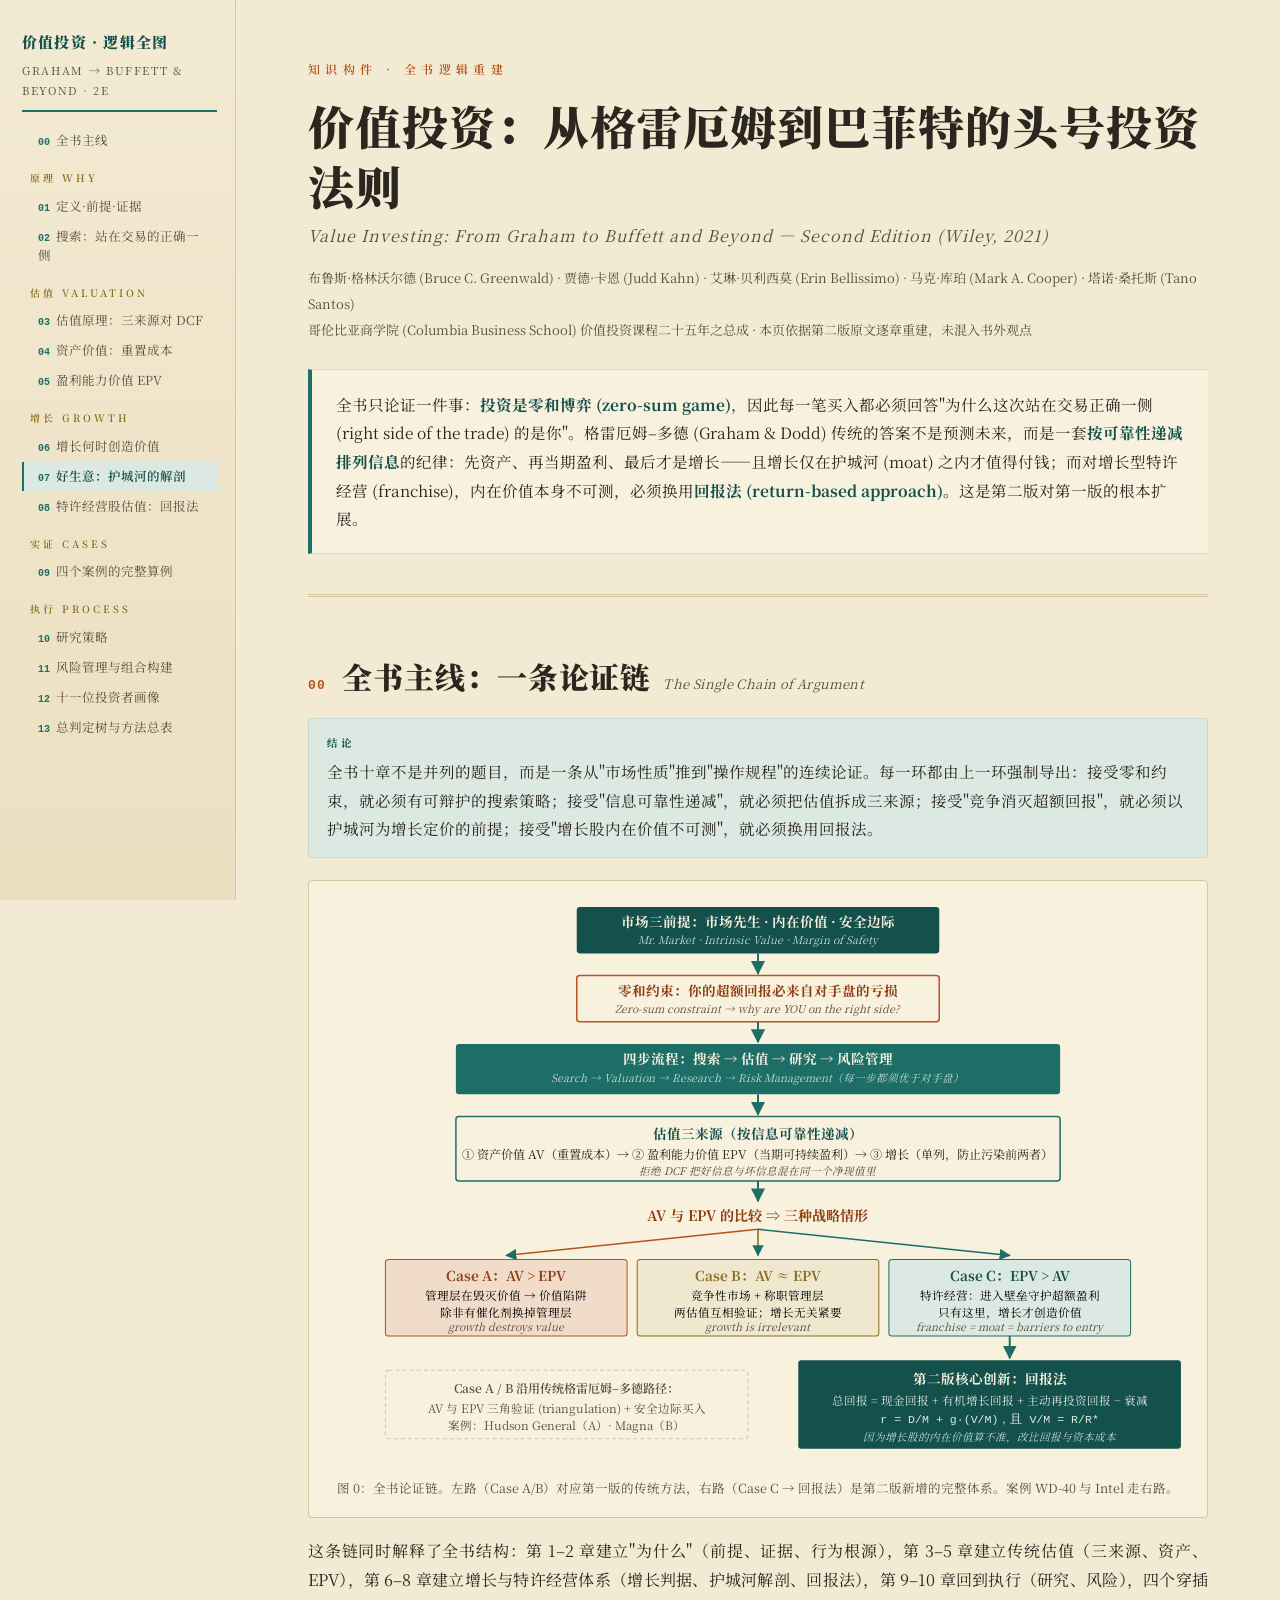
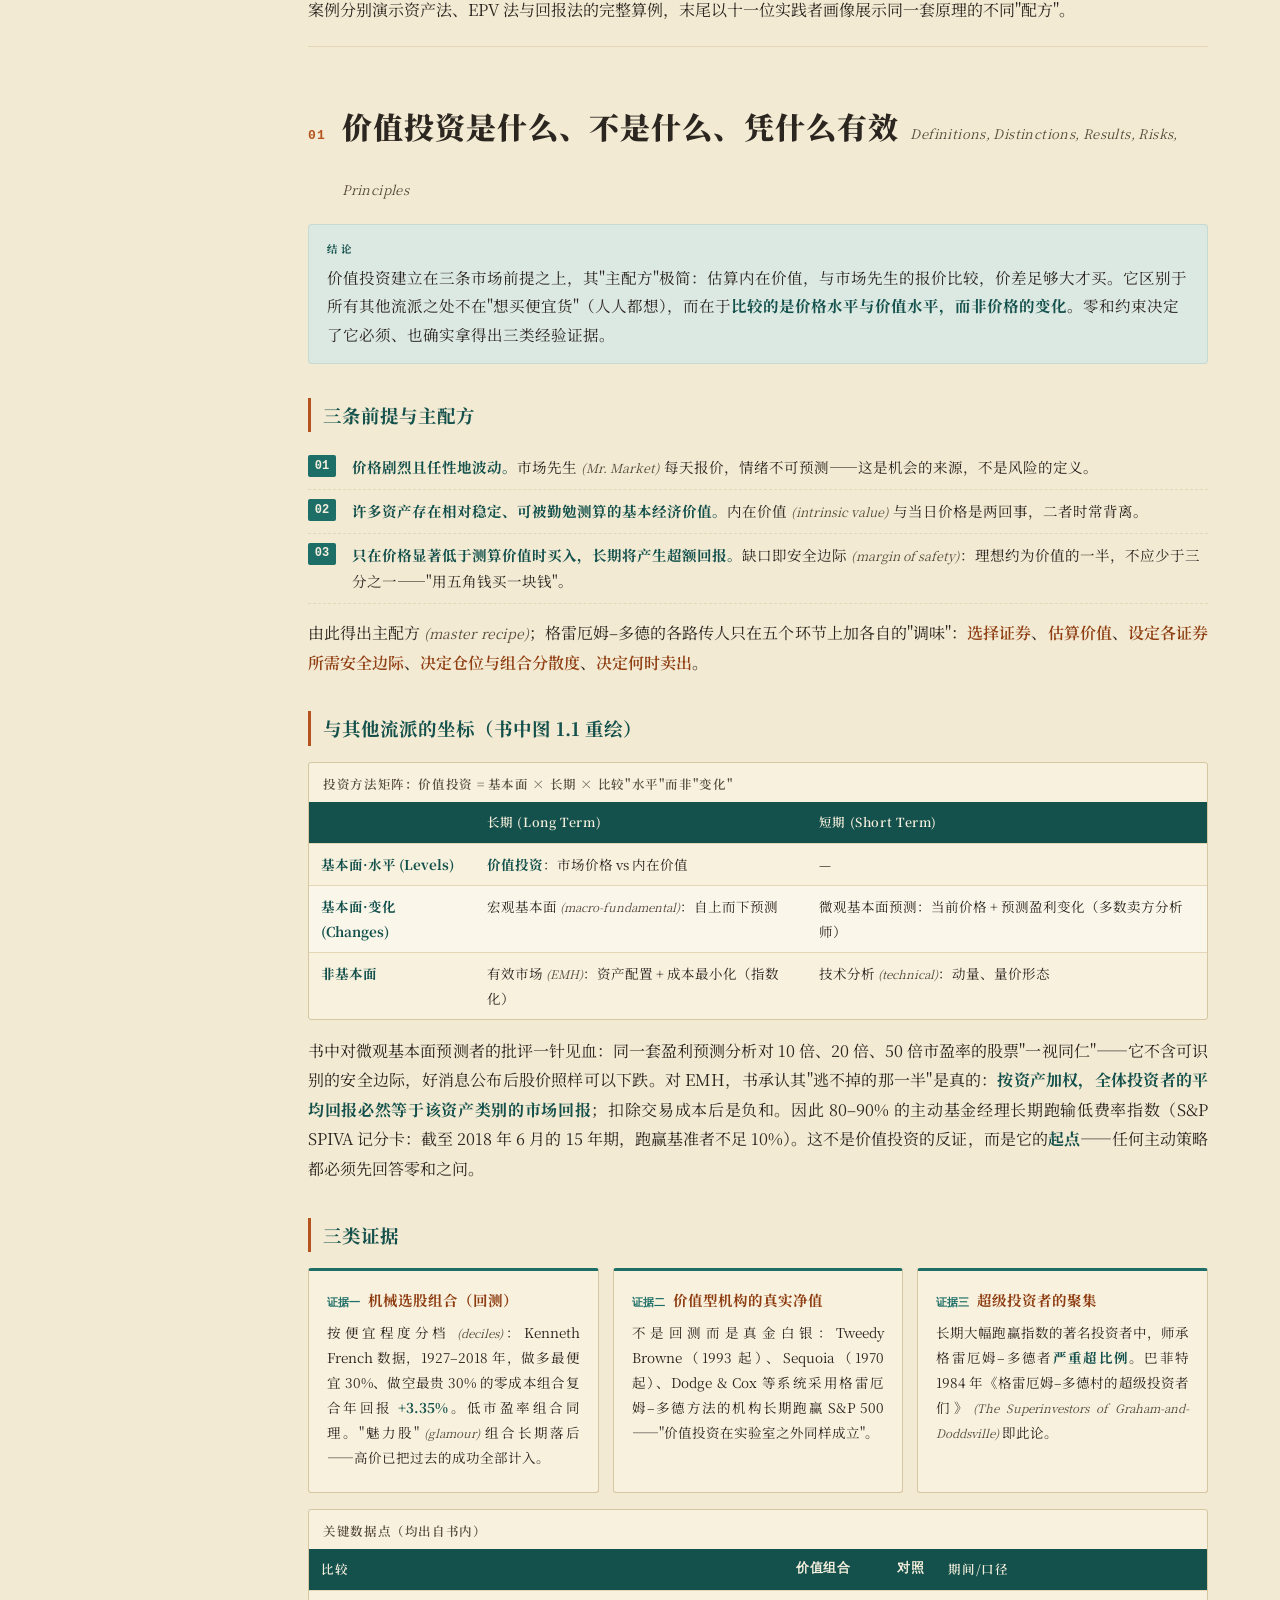
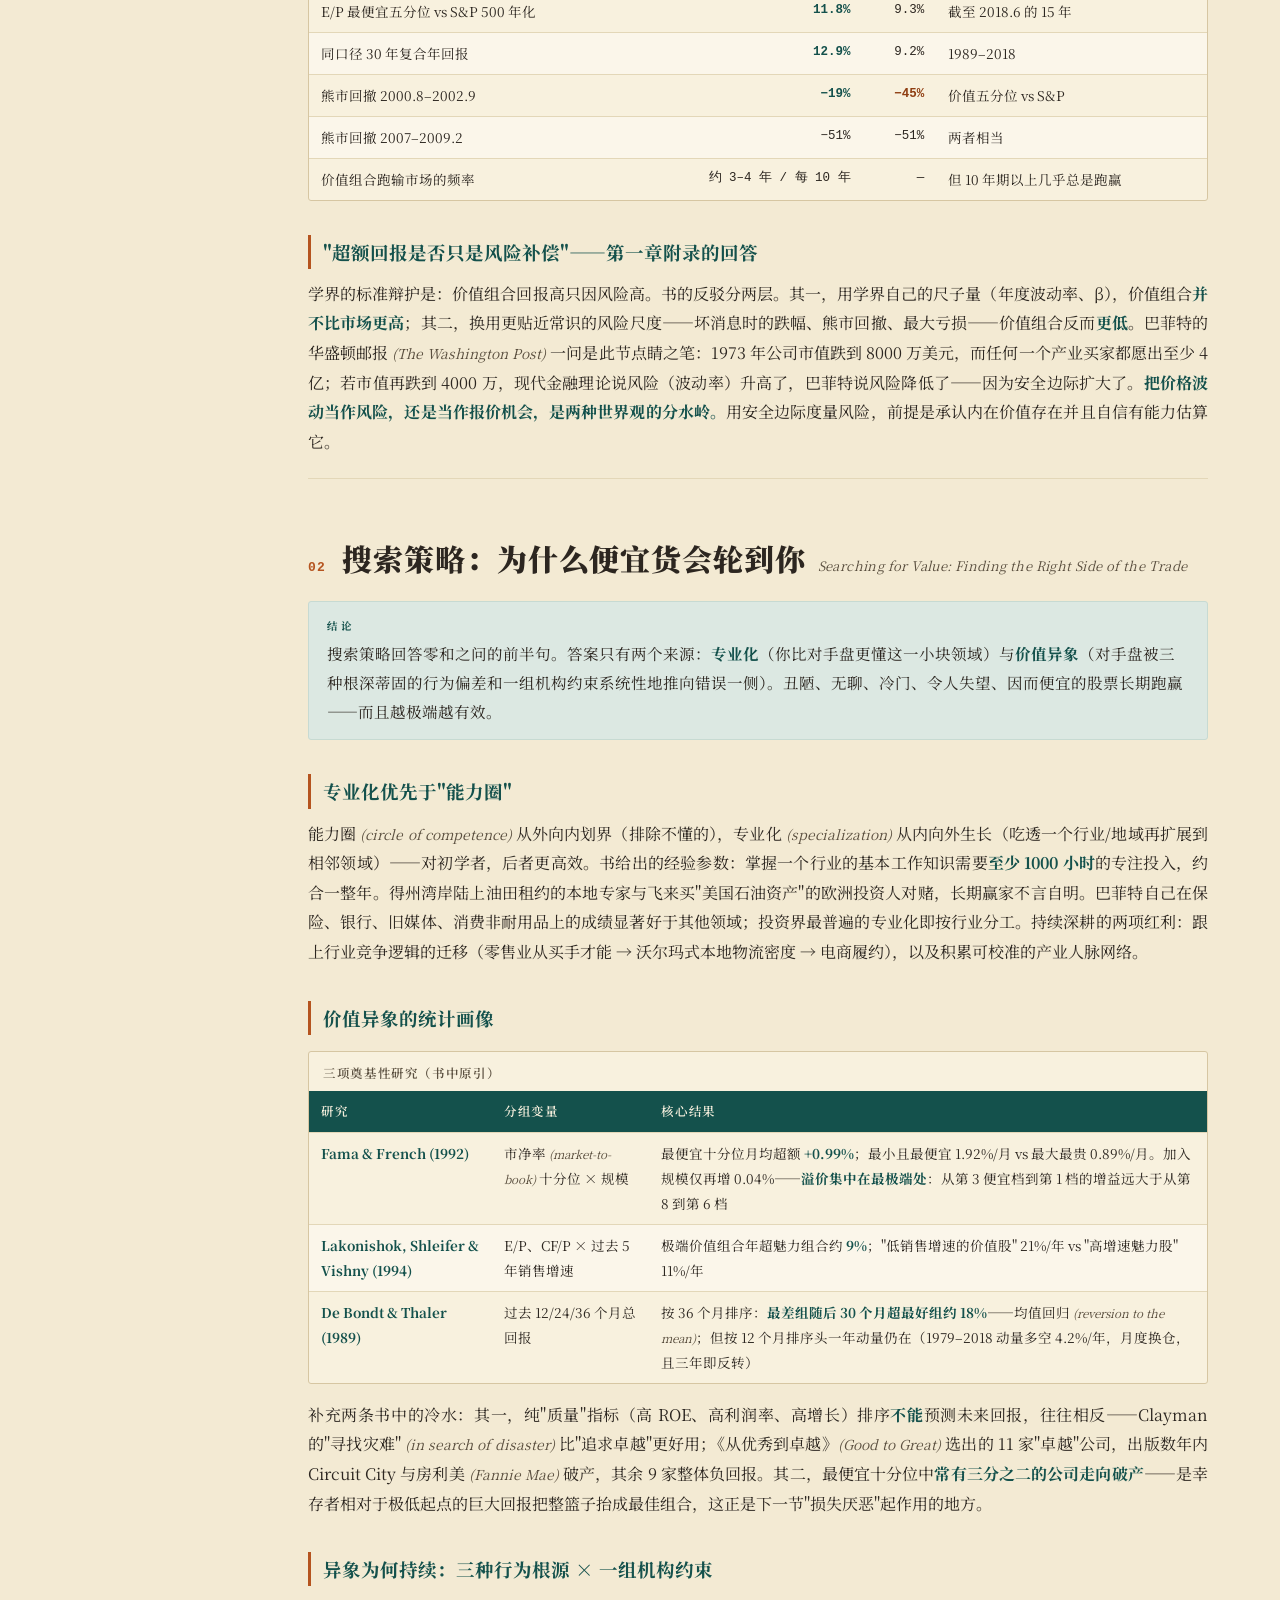
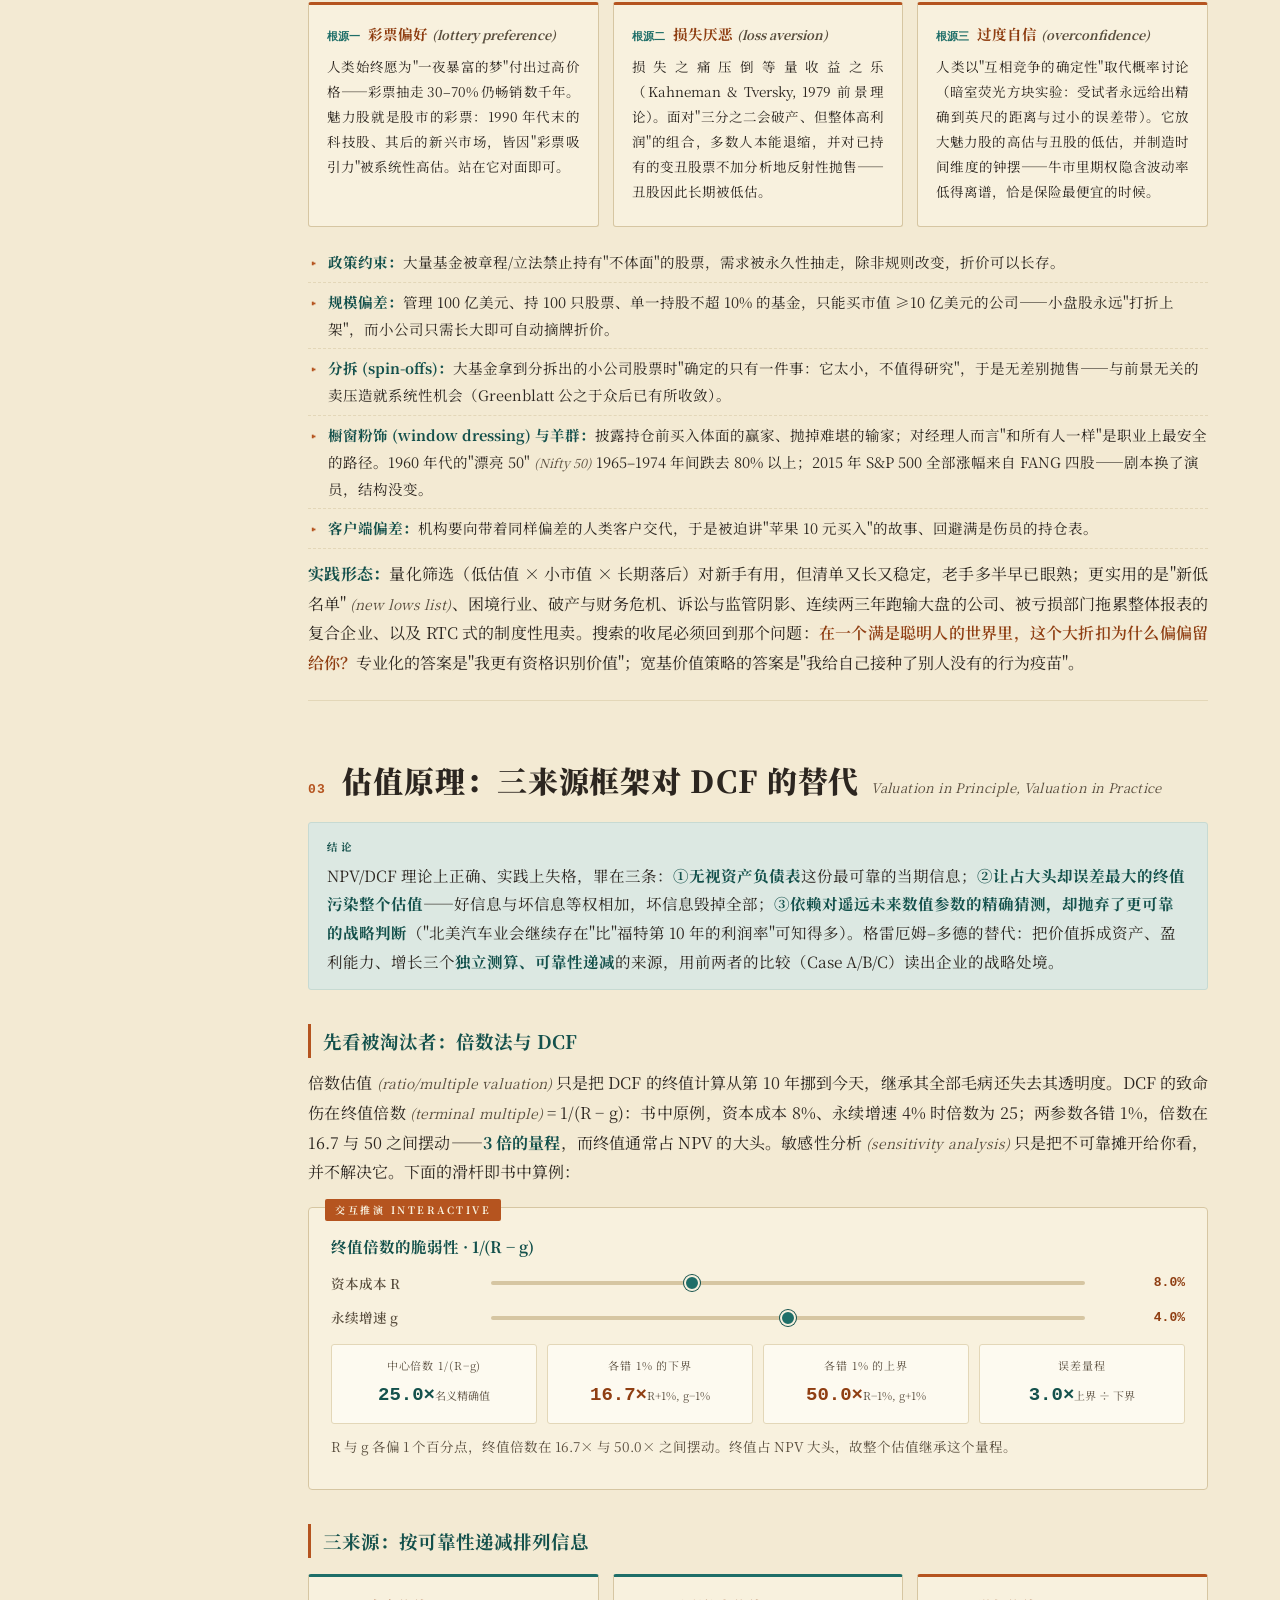
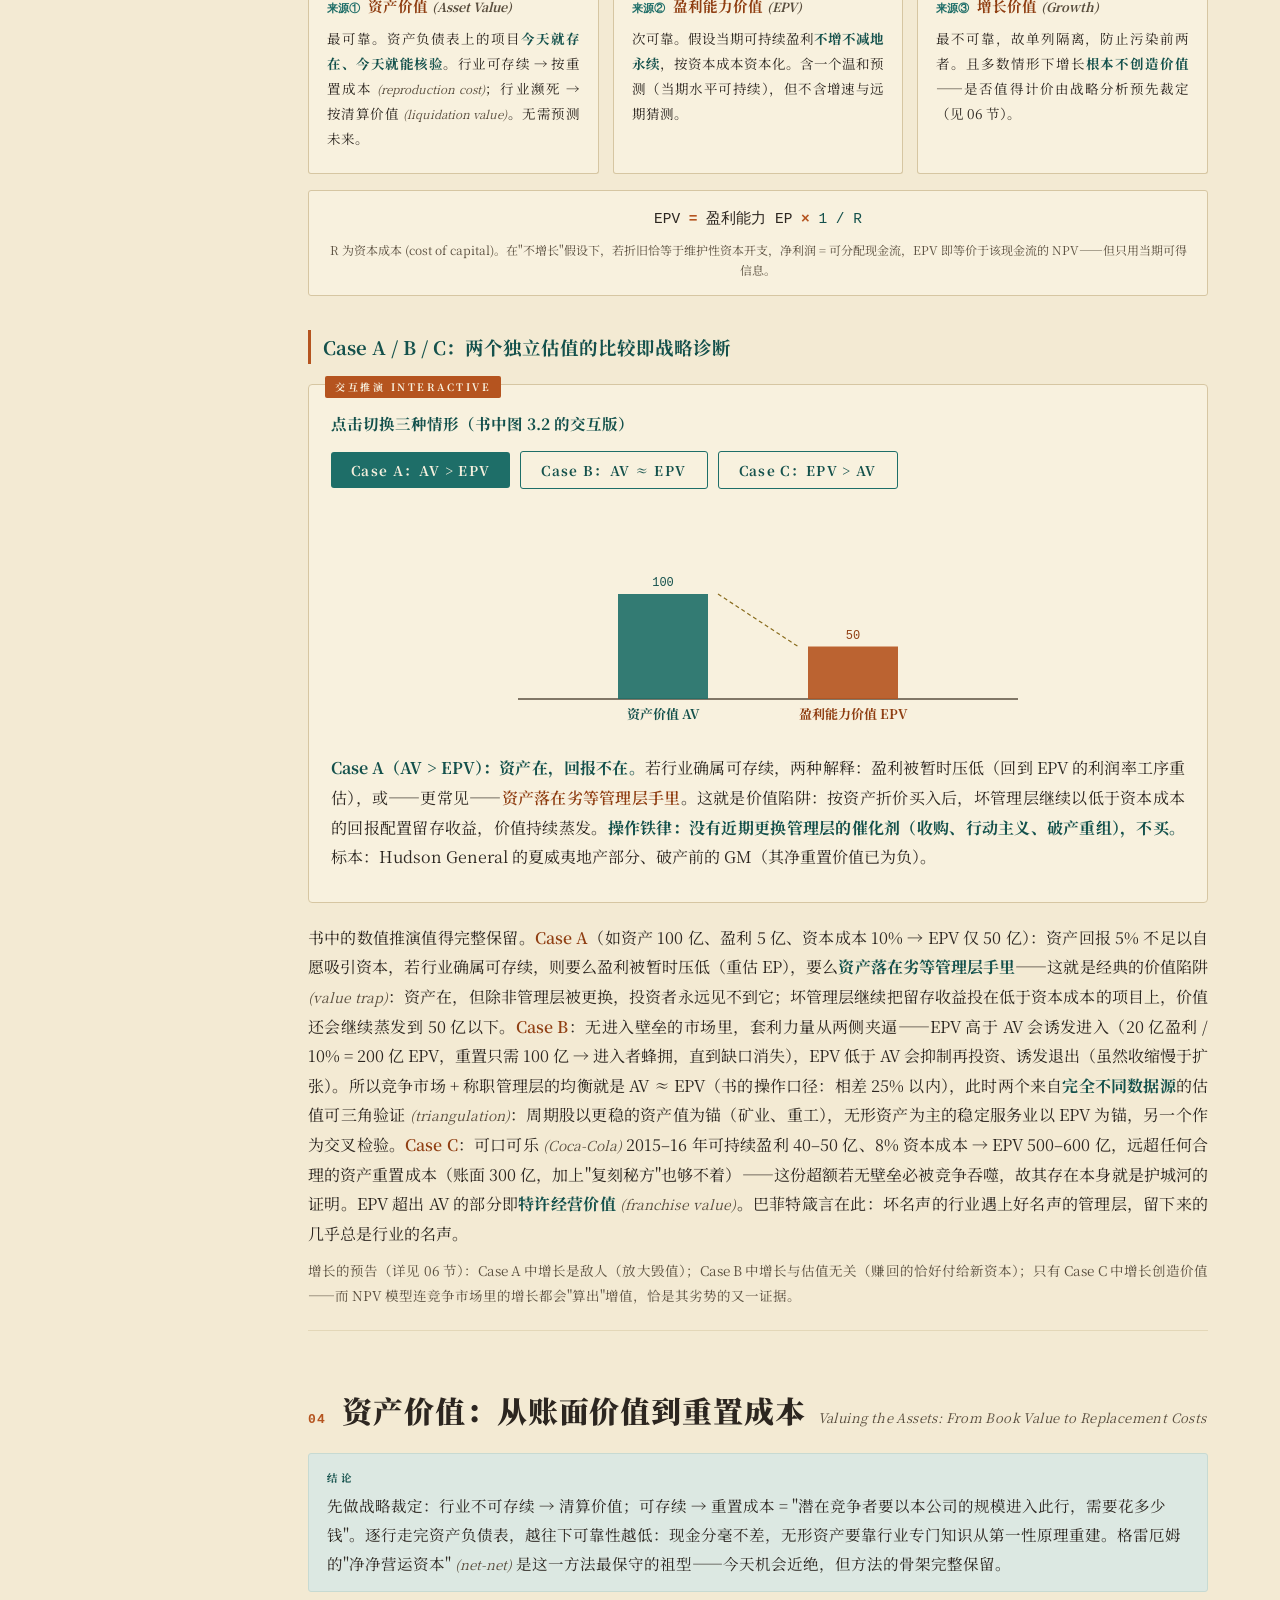
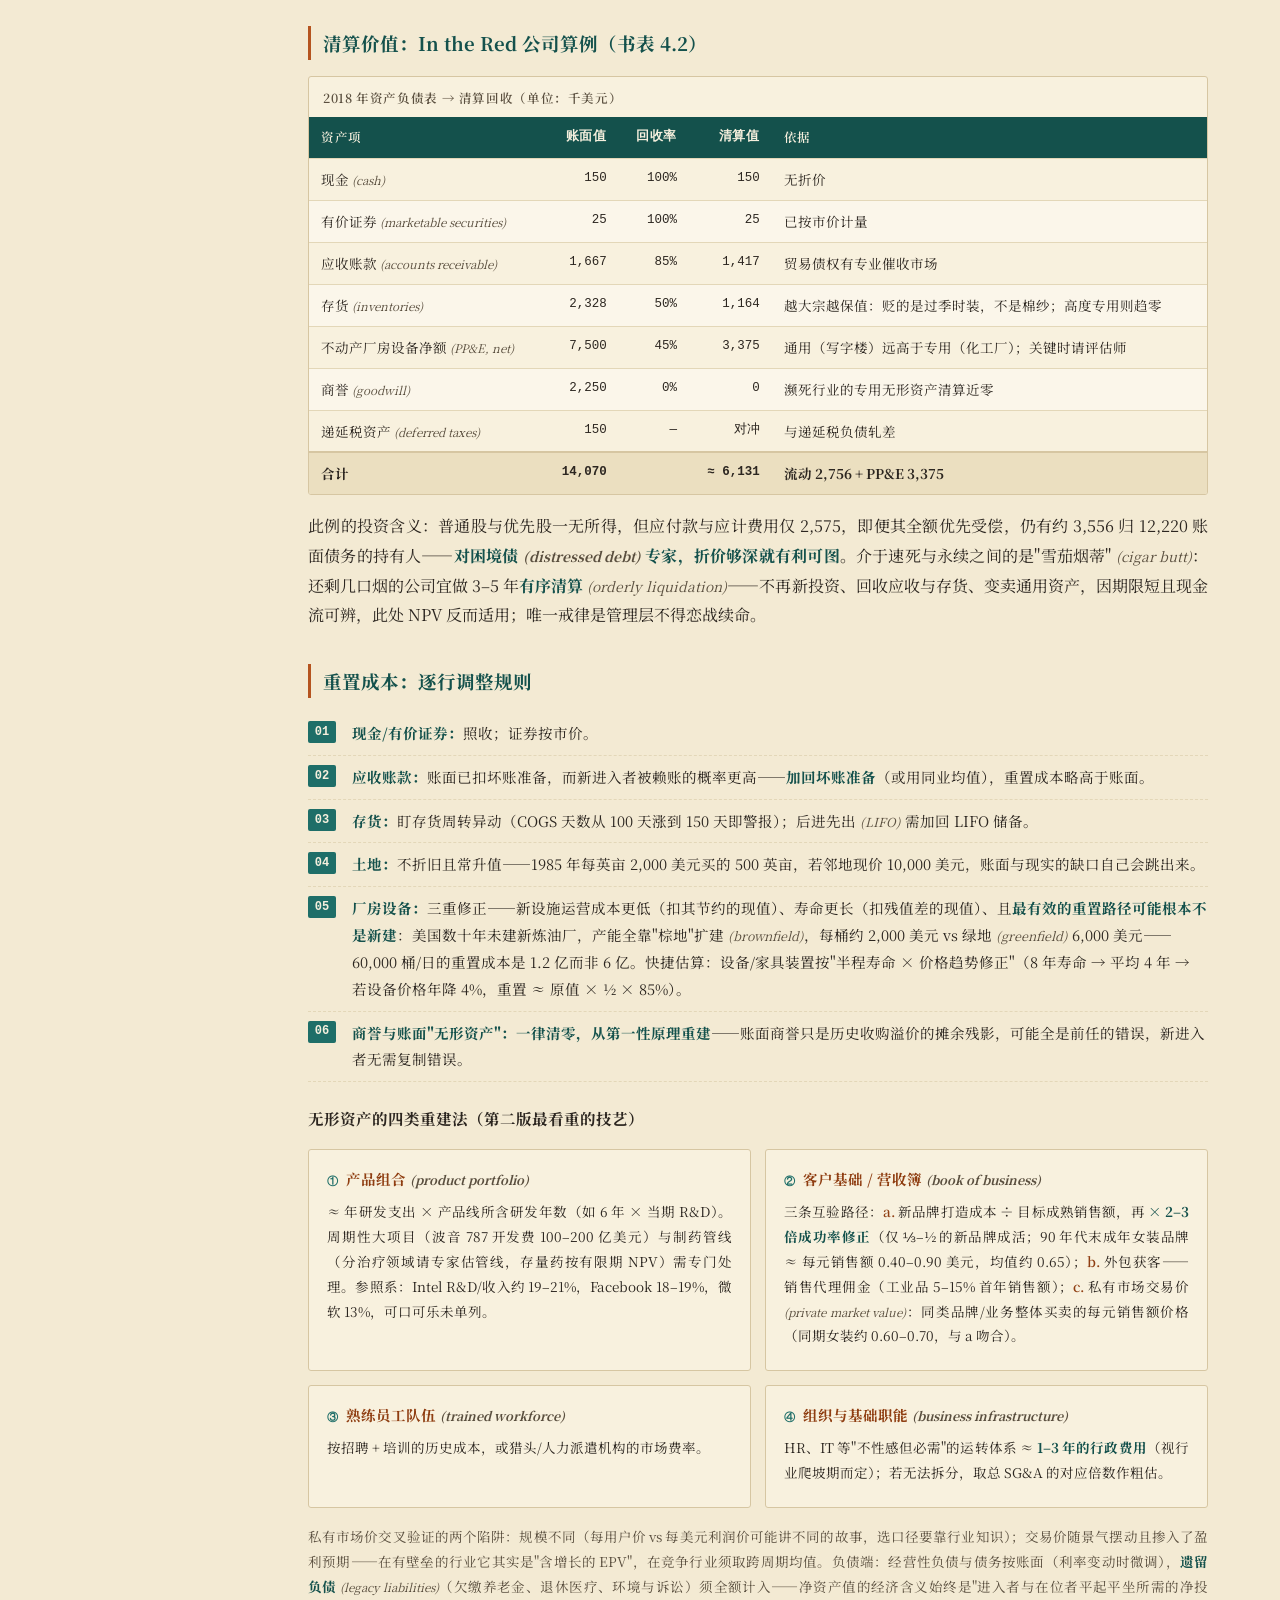
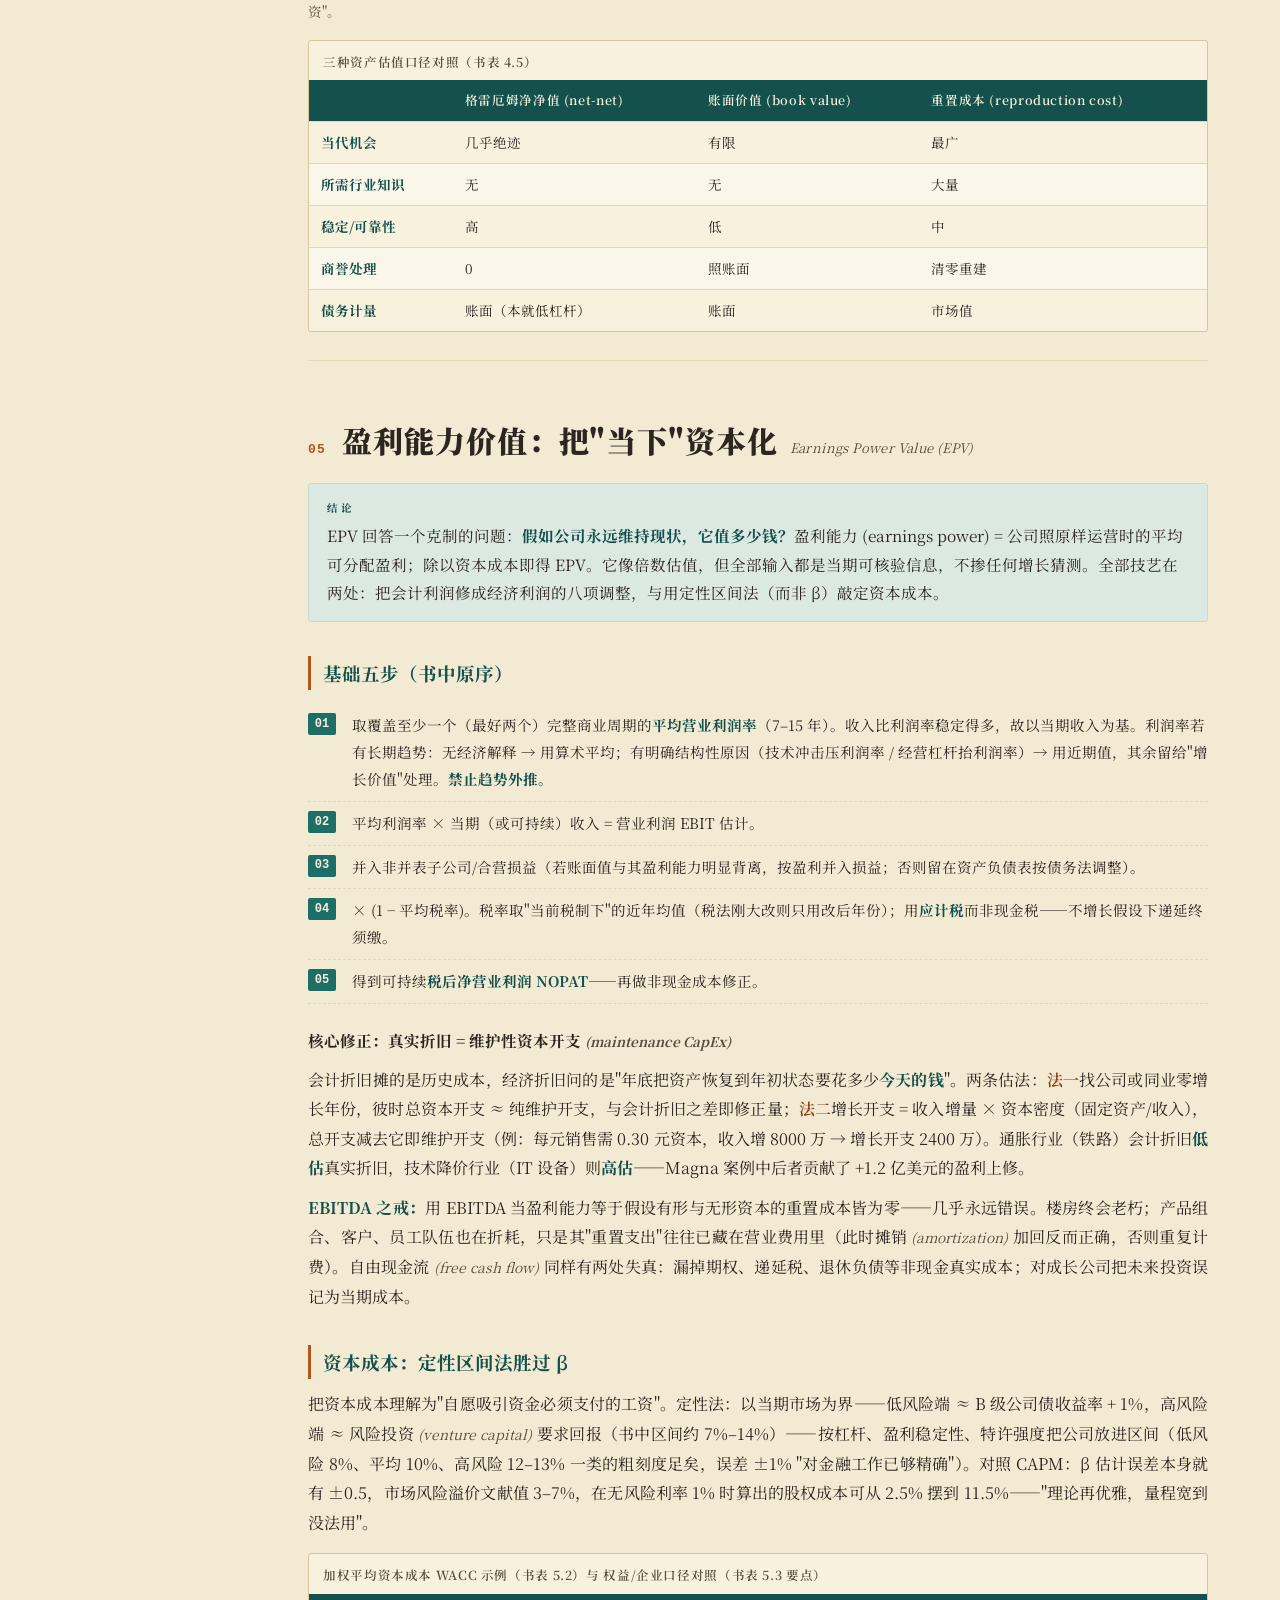
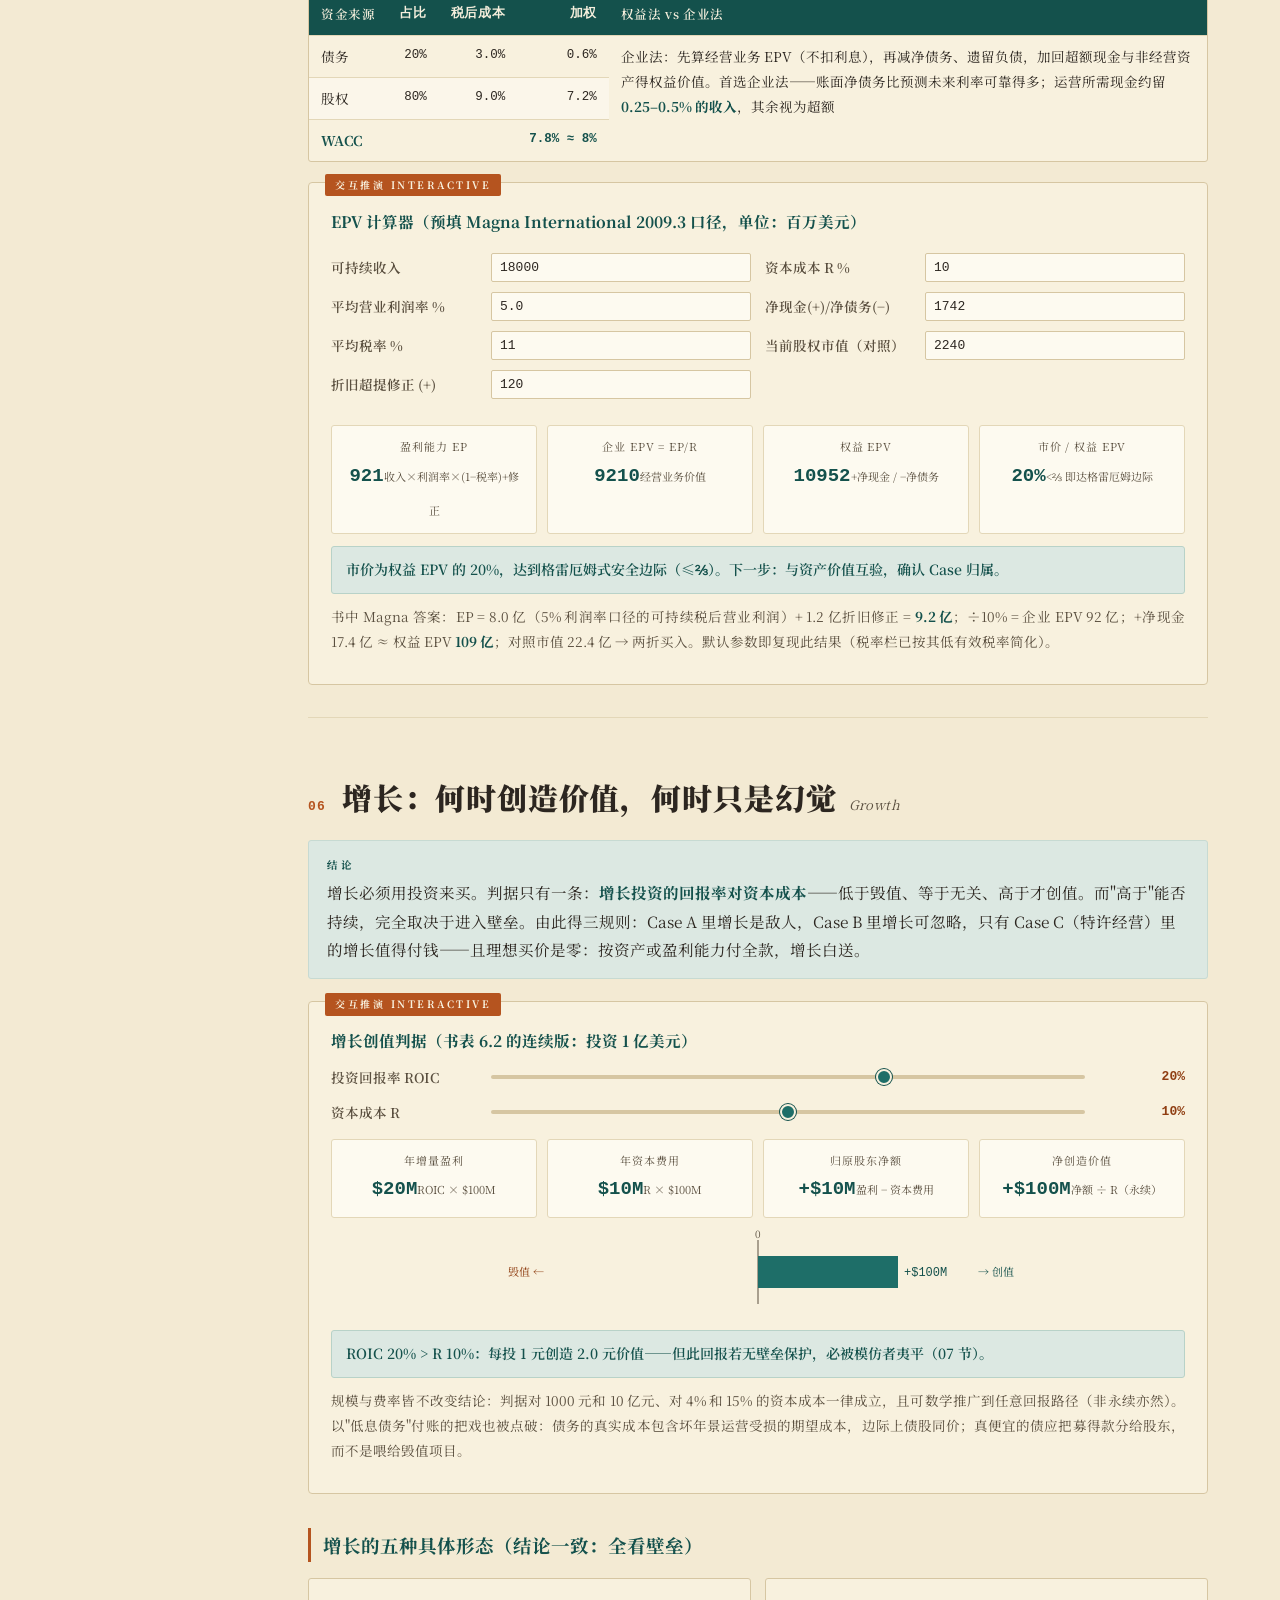
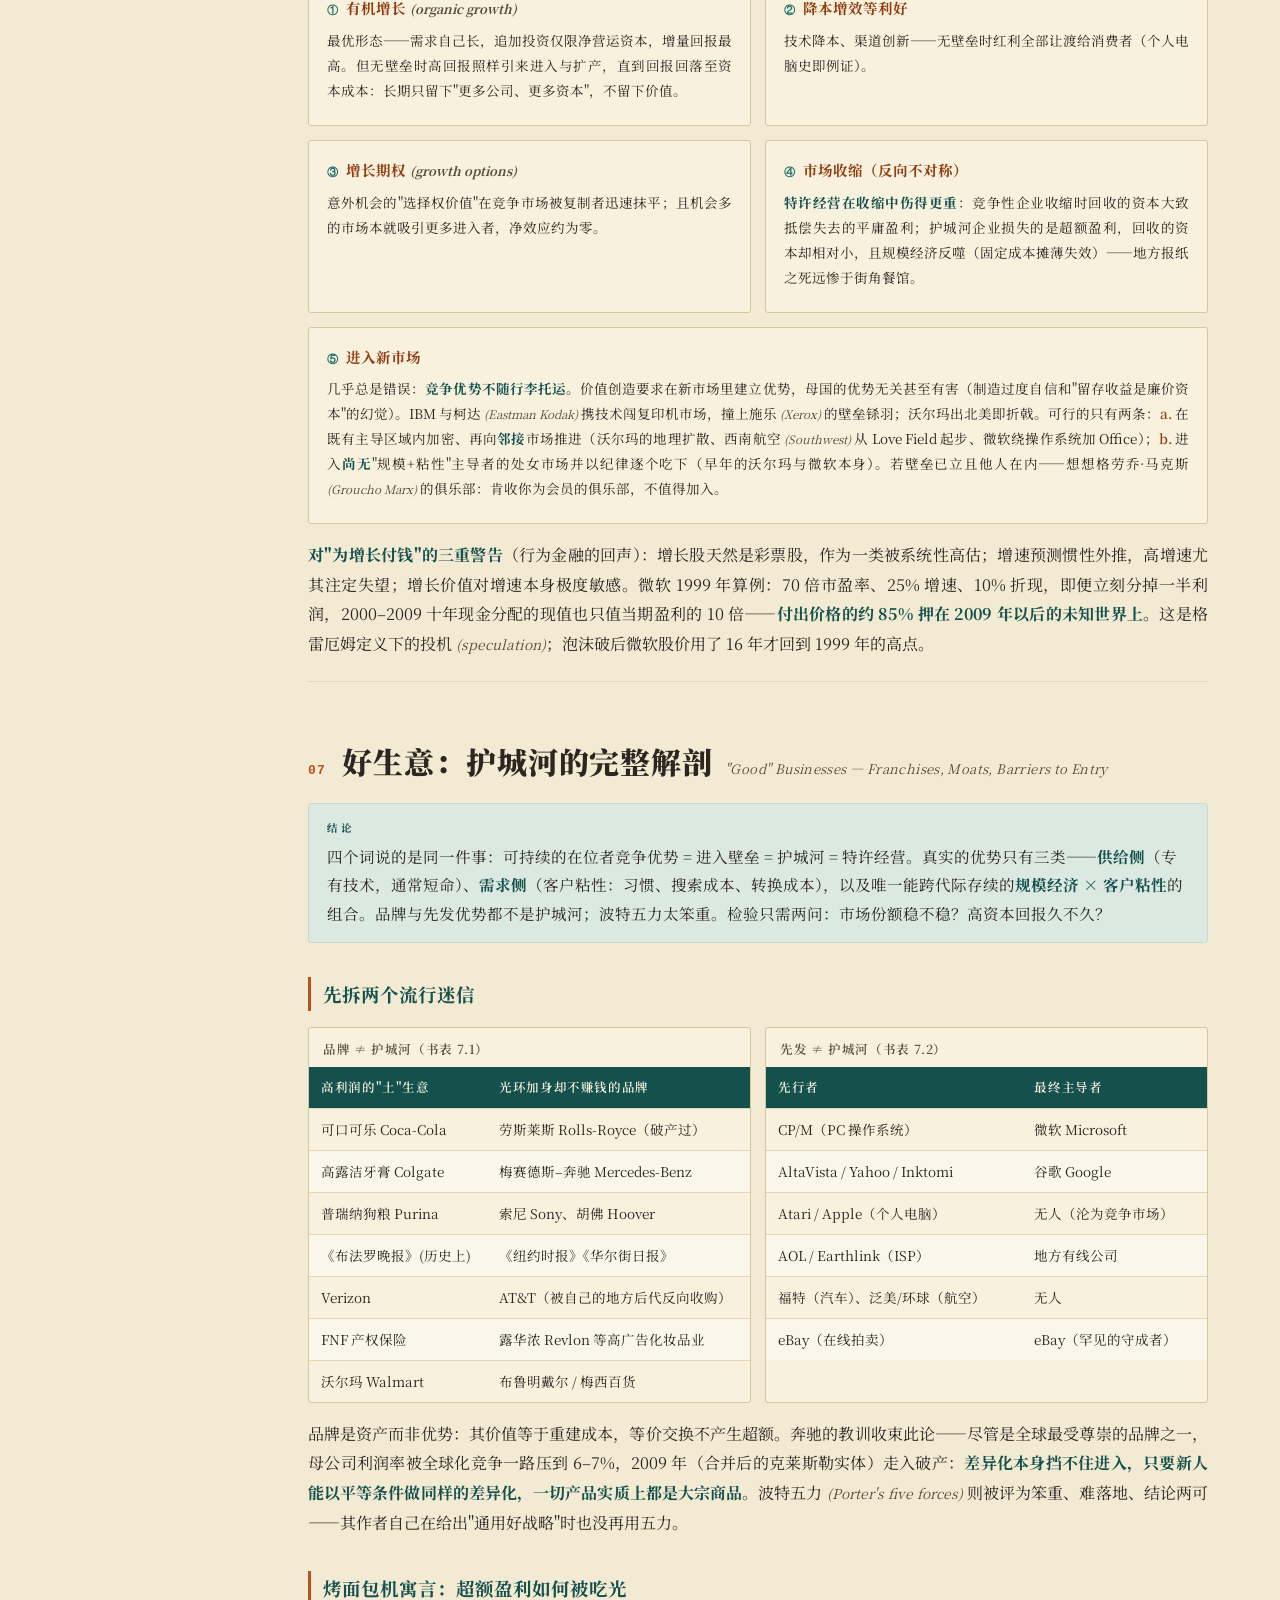
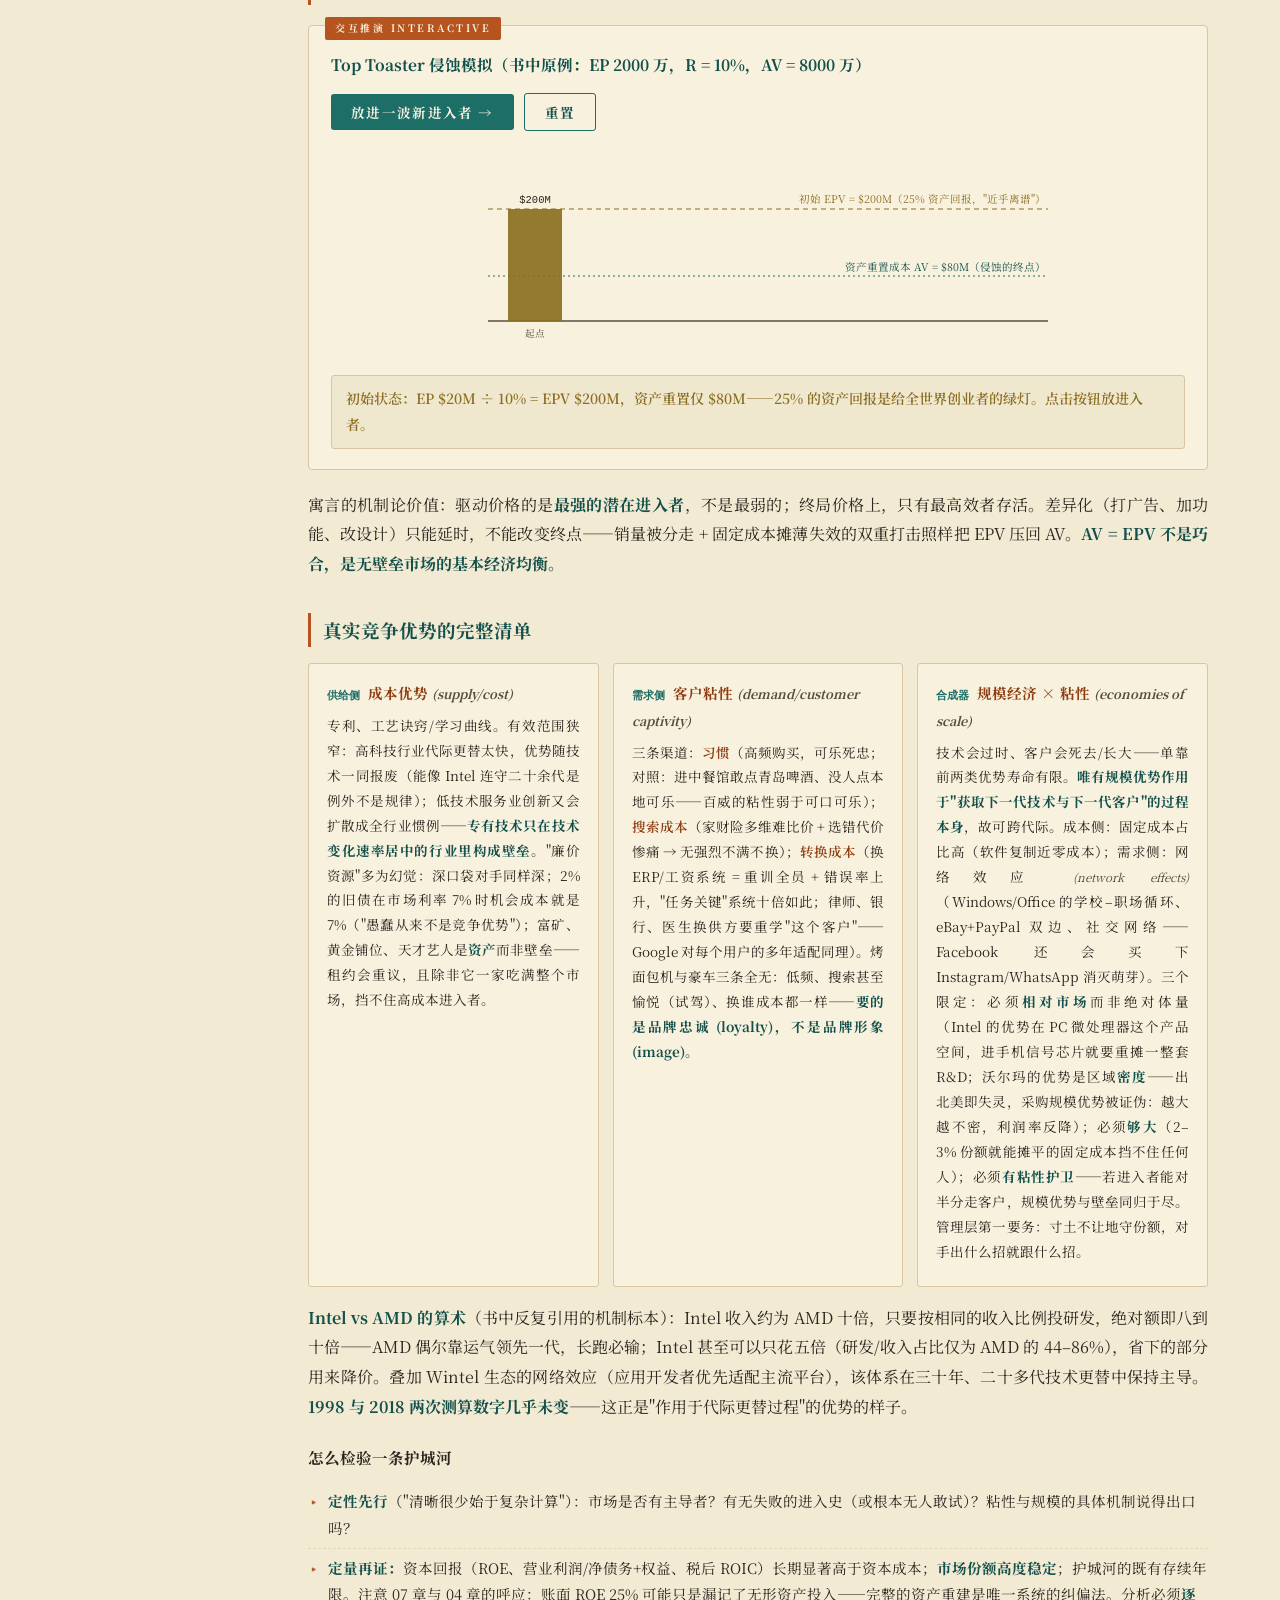
<file: value_investing/index.html>
<!DOCTYPE html>
<html lang="zh-CN">
<head>
<meta charset="UTF-8">
<meta name="viewport" content="width=device-width, initial-scale=1.0">
<title>价值投资：从格雷厄姆到巴菲特的头号投资法则（第二版）· 核心概念与内在逻辑</title>
<link rel="preconnect" href="https://fonts.googleapis.com">
<link href="https://fonts.googleapis.com/css2?family=Noto+Serif+SC:wght@400;500;600;700;900&display=swap" rel="stylesheet">
<style>
:root{
  --parchment:#F3EAD3;
  --parchment-deep:#EBDFC0;
  --card:#F8F1DE;
  --ink:#2C2620;
  --ink-soft:#5A4F3F;
  --teal:#1E6E68;
  --teal-deep:#14514C;
  --teal-wash:#DCE8E2;
  --terra:#B5541F;
  --terra-deep:#8F3E12;
  --terra-wash:#F0DCC9;
  --line:#D6C6A2;
  --line-soft:#E3D7B8;
  --gold:#8A6D1F;
  --mono:"SFMono-Regular","JetBrains Mono",Consolas,"Liberation Mono",monospace;
}
*{margin:0;padding:0;box-sizing:border-box}
html{scroll-behavior:smooth;scroll-padding-top:24px}
body{
  background:var(--parchment);
  color:var(--ink);
  font-family:"Noto Serif SC","Songti SC","STSong",serif;
  font-size:16px;line-height:1.85;
  -webkit-font-smoothing:antialiased;
}
/* ---------- 布局骨架 ---------- */
.layout{display:grid;grid-template-columns:236px 1fr;max-width:1320px;margin:0 auto}
nav.spine{
  position:sticky;top:0;height:100vh;overflow-y:auto;
  border-right:1px solid var(--line);
  padding:28px 18px 40px 22px;
  background:linear-gradient(180deg,var(--parchment) 0%,var(--parchment-deep) 100%);
  scrollbar-width:thin;
}
nav.spine .brand{font-weight:900;font-size:15px;letter-spacing:.08em;color:var(--teal-deep);border-bottom:2px solid var(--teal);padding-bottom:10px;margin-bottom:14px}
nav.spine .brand small{display:block;font-weight:400;font-size:11px;color:var(--ink-soft);letter-spacing:.15em;margin-top:4px}
nav.spine a{
  display:block;text-decoration:none;color:var(--ink-soft);
  font-size:12.5px;padding:5px 8px 5px 14px;margin:1px 0;
  border-left:2px solid transparent;line-height:1.5;
}
nav.spine a b{color:var(--teal);font-family:var(--mono);font-size:10px;margin-right:6px;font-weight:600}
nav.spine a:hover{color:var(--terra);border-left-color:var(--terra)}
nav.spine a.on{color:var(--teal-deep);border-left-color:var(--teal);background:var(--teal-wash);font-weight:600}
nav.spine .grp{font-size:10px;letter-spacing:.3em;color:var(--gold);margin:14px 0 4px 8px;font-weight:600}
main{min-width:0;padding:0 clamp(20px,4.5vw,64px) 90px}
.wrap{max-width:900px;margin:0 auto}

/* ---------- 题头 ---------- */
header.hero{padding:58px 0 40px;border-bottom:3px double var(--line)}
.hero .eyebrow{font-size:12px;letter-spacing:.45em;color:var(--terra);font-weight:600;margin-bottom:16px}
.hero h1{font-size:clamp(30px,4.4vw,46px);font-weight:900;line-height:1.3;letter-spacing:.02em}
.hero h1 span.en{display:block;font-size:clamp(13px,1.5vw,16px);font-weight:400;color:var(--ink-soft);letter-spacing:.06em;margin-top:10px;font-style:italic}
.hero .meta{margin-top:18px;font-size:13px;color:var(--ink-soft);line-height:2}
.hero .thesis{
  margin-top:26px;padding:20px 24px;background:var(--card);
  border-left:4px solid var(--teal);border-top:1px solid var(--line-soft);border-bottom:1px solid var(--line-soft);
  font-size:15.5px;
}
.hero .thesis b{color:var(--teal-deep)}

/* ---------- 章节 ---------- */
section{padding:52px 0 12px;border-bottom:1px solid var(--line-soft)}
section:last-of-type{border-bottom:none}
.sec-head{display:flex;align-items:baseline;gap:16px;margin-bottom:8px}
.sec-head .no{font-family:var(--mono);font-size:13px;color:var(--terra);font-weight:700;letter-spacing:.1em;white-space:nowrap}
.sec-head h2{font-size:clamp(22px,2.8vw,30px);font-weight:900;letter-spacing:.03em}
.sec-head h2 span.en{font-size:13px;font-weight:400;color:var(--ink-soft);font-style:italic;margin-left:12px;letter-spacing:.03em}
.sec-lede{
  font-size:15.5px;color:var(--ink);background:var(--teal-wash);
  border:1px solid #C7DAD2;border-radius:3px;padding:14px 18px;margin:14px 0 22px;
}
.sec-lede::before{content:"结论";font-size:10.5px;letter-spacing:.3em;color:var(--teal-deep);font-weight:700;display:block;margin-bottom:4px}
h3{font-size:18.5px;font-weight:700;color:var(--teal-deep);margin:34px 0 10px;padding-left:12px;border-left:3px solid var(--terra)}
h4{font-size:15.5px;font-weight:700;color:var(--ink);margin:22px 0 8px}
p{margin:10px 0;text-align:justify}
p.note{font-size:13.5px;color:var(--ink-soft)}
em.tag{font-style:normal;color:var(--terra-deep);font-weight:600}
strong{color:var(--teal-deep)}
.enx{font-size:.86em;color:var(--ink-soft);font-style:italic}

/* ---------- 公式 ---------- */
.formula{
  font-family:var(--mono);font-size:14.5px;text-align:center;
  background:var(--card);border:1px solid var(--line);border-radius:3px;
  padding:14px 16px;margin:16px 0;color:var(--ink);
  overflow-x:auto;white-space:nowrap;line-height:2;
}
.formula b{color:var(--terra);font-weight:700}
.formula .fr{color:var(--teal-deep)}
.formula small{display:block;font-family:"Noto Serif SC",serif;font-size:12px;color:var(--ink-soft);white-space:normal;line-height:1.7;margin-top:6px}

/* ---------- 表格 ---------- */
.tbl-wrap{overflow-x:auto;margin:16px 0;border:1px solid var(--line);border-radius:3px;background:var(--card)}
table{width:100%;border-collapse:collapse;font-size:13.5px;min-width:560px}
caption{caption-side:top;text-align:left;font-size:12.5px;color:var(--ink-soft);padding:10px 14px 6px;font-weight:600;letter-spacing:.05em}
th{background:var(--teal-deep);color:#F5EFDD;font-weight:600;padding:9px 12px;text-align:left;font-size:12.5px;letter-spacing:.05em;white-space:nowrap}
td{padding:8px 12px;border-top:1px solid var(--line-soft);vertical-align:top}
tr:nth-child(even) td{background:rgba(255,255,255,.35)}
td.num,th.num{text-align:right;font-family:var(--mono);font-size:12.5px;white-space:nowrap}
td.pos{color:var(--teal-deep);font-weight:600}
td.neg{color:var(--terra-deep);font-weight:600}
td.hd{font-weight:700;color:var(--teal-deep)}
tfoot td{border-top:2px solid var(--line);font-weight:700;background:var(--parchment-deep)}

/* ---------- 卡片与清单 ---------- */
.grid2{display:grid;grid-template-columns:1fr 1fr;gap:14px;margin:16px 0}
.grid3{display:grid;grid-template-columns:repeat(3,1fr);gap:14px;margin:16px 0}
.card{background:var(--card);border:1px solid var(--line);border-radius:3px;padding:16px 18px}
.card h5{font-size:14.5px;font-weight:700;color:var(--terra-deep);margin-bottom:6px}
.card h5 .cnum{font-family:var(--mono);color:var(--teal);font-size:11px;margin-right:8px}
.card p{font-size:13.5px;margin:6px 0;color:var(--ink)}
.card.tealed{border-top:3px solid var(--teal)}
.card.terraed{border-top:3px solid var(--terra)}
ol.steps{counter-reset:st;list-style:none;margin:14px 0}
ol.steps li{counter-increment:st;position:relative;padding:8px 0 8px 44px;border-bottom:1px dashed var(--line-soft);font-size:14.5px}
ol.steps li::before{
  content:counter(st,decimal-leading-zero);position:absolute;left:0;top:9px;
  font-family:var(--mono);font-size:12px;color:#F5EFDD;background:var(--teal);
  width:28px;height:22px;display:flex;align-items:center;justify-content:center;border-radius:2px;font-weight:700;
}
ul.plain{list-style:none;margin:10px 0}
ul.plain li{padding:6px 0 6px 20px;position:relative;font-size:14.5px;border-bottom:1px dashed var(--line-soft)}
ul.plain li::before{content:"▸";color:var(--terra);position:absolute;left:2px}

/* ---------- 交互控件 ---------- */
.lab{
  background:var(--card);border:1px solid var(--line);border-radius:4px;
  padding:20px 22px;margin:20px 0;position:relative;
}
.lab::before{
  content:"交互推演 INTERACTIVE";position:absolute;top:-9px;left:16px;
  background:var(--terra);color:#F8F1DE;font-size:10px;letter-spacing:.25em;
  padding:2px 10px;border-radius:2px;font-weight:700;
}
.lab h4{margin-top:4px;color:var(--teal-deep)}
.ctrl{display:grid;grid-template-columns:150px 1fr 90px;gap:10px;align-items:center;margin:10px 0;font-size:13.5px}
.ctrl label{color:var(--ink-soft);font-weight:600}
.ctrl output{font-family:var(--mono);font-size:13px;color:var(--terra-deep);font-weight:700;text-align:right}
input[type=range]{-webkit-appearance:none;appearance:none;height:4px;background:var(--line);border-radius:2px;outline:none}
input[type=range]::-webkit-slider-thumb{-webkit-appearance:none;appearance:none;width:16px;height:16px;border-radius:50%;background:var(--teal);border:2px solid var(--card);box-shadow:0 0 0 1px var(--teal-deep);cursor:pointer}
input[type=range]::-moz-range-thumb{width:14px;height:14px;border-radius:50%;background:var(--teal);border:2px solid var(--card);cursor:pointer}
input[type=number]{
  font-family:var(--mono);font-size:13px;padding:6px 8px;width:100%;
  border:1px solid var(--line);border-radius:2px;background:#FDFAF0;color:var(--ink);
}
.readout{display:grid;grid-template-columns:repeat(auto-fit,minmax(150px,1fr));gap:10px;margin-top:14px}
.readout .ro{background:#FDFAF0;border:1px solid var(--line-soft);border-radius:3px;padding:10px 12px;text-align:center}
.readout .ro .k{font-size:11px;color:var(--ink-soft);letter-spacing:.08em;display:block;margin-bottom:2px}
.readout .ro .v{font-family:var(--mono);font-size:19px;font-weight:700;color:var(--teal-deep)}
.readout .ro .v.bad{color:var(--terra-deep)}
.readout .ro .sub{font-size:11px;color:var(--ink-soft)}
button.act{
  font-family:"Noto Serif SC",serif;font-size:13.5px;font-weight:700;
  background:var(--teal);color:#F5EFDD;border:none;border-radius:3px;
  padding:8px 20px;cursor:pointer;letter-spacing:.1em;margin:6px 6px 6px 0;
}
button.act:hover{background:var(--teal-deep)}
button.act.ghost{background:transparent;color:var(--teal-deep);border:1px solid var(--teal)}
button.act.ghost:hover{background:var(--teal-wash)}
.verdict{font-size:14px;margin-top:12px;padding:10px 14px;border-radius:3px;font-weight:600}
.verdict.good{background:var(--teal-wash);color:var(--teal-deep);border:1px solid #B8D2C8}
.verdict.bad{background:var(--terra-wash);color:var(--terra-deep);border:1px solid #E0BC9C}
.verdict.mid{background:#EFE7CE;color:var(--gold);border:1px solid var(--line)}

/* ---------- SVG 图 ---------- */
.fig{margin:18px 0;background:var(--card);border:1px solid var(--line);border-radius:4px;padding:16px}
.fig figcaption{font-size:12.5px;color:var(--ink-soft);margin-top:8px;text-align:center}
svg text{font-family:"Noto Serif SC",serif}
svg .mono{font-family:var(--mono)}

/* ---------- 画像 ---------- */
.pgrid{display:grid;grid-template-columns:repeat(auto-fill,minmax(260px,1fr));gap:14px;margin:18px 0}
.pcard{background:var(--card);border:1px solid var(--line);border-radius:4px;padding:16px 18px;border-top:3px solid var(--teal)}
.pcard .pn{font-weight:900;font-size:16px}
.pcard .pn .en{display:block;font-size:11.5px;font-weight:400;font-style:italic;color:var(--ink-soft)}
.pcard .ptag{display:inline-block;font-size:11px;background:var(--terra-wash);color:var(--terra-deep);padding:2px 8px;border-radius:2px;margin:8px 0;font-weight:700;letter-spacing:.05em}
.pcard p{font-size:13px;color:var(--ink);margin:4px 0}

/* ---------- 页尾 ---------- */
footer{border-top:3px double var(--line);padding:28px 0 10px;font-size:12.5px;color:var(--ink-soft);line-height:2}

/* ---------- 响应式 ---------- */
@media (max-width:1080px){
  .layout{grid-template-columns:1fr}
  nav.spine{position:relative;height:auto;border-right:none;border-bottom:1px solid var(--line);display:flex;flex-wrap:wrap;gap:2px;padding:14px 16px}
  nav.spine .brand{width:100%;border-bottom:none;margin-bottom:6px;padding-bottom:0}
  nav.spine .grp{display:none}
  nav.spine a{border:1px solid var(--line-soft);border-radius:2px;padding:3px 8px;font-size:11.5px}
  nav.spine a.on{border-color:var(--teal)}
  .grid2,.grid3{grid-template-columns:1fr}
  .ctrl{grid-template-columns:110px 1fr 70px}
}
@media (prefers-reduced-motion:reduce){html{scroll-behavior:auto}}
a:focus-visible,button:focus-visible,input:focus-visible{outline:2px solid var(--terra);outline-offset:2px}
</style>
</head>
<body>
<div class="layout">
<nav class="spine" id="nav">
  <div class="brand">价值投资 · 逻辑全图<small>GRAHAM → BUFFETT & BEYOND · 2E</small></div>
  <a href="#s0"><b>00</b>全书主线</a>
  <div class="grp">原理 WHY</div>
  <a href="#s1"><b>01</b>定义·前提·证据</a>
  <a href="#s2"><b>02</b>搜索：站在交易的正确一侧</a>
  <div class="grp">估值 VALUATION</div>
  <a href="#s3"><b>03</b>估值原理：三来源对 DCF</a>
  <a href="#s4"><b>04</b>资产价值：重置成本</a>
  <a href="#s5"><b>05</b>盈利能力价值 EPV</a>
  <div class="grp">增长 GROWTH</div>
  <a href="#s6"><b>06</b>增长何时创造价值</a>
  <a href="#s7"><b>07</b>好生意：护城河的解剖</a>
  <a href="#s8"><b>08</b>特许经营股估值：回报法</a>
  <div class="grp">实证 CASES</div>
  <a href="#s9"><b>09</b>四个案例的完整算例</a>
  <div class="grp">执行 PROCESS</div>
  <a href="#s10"><b>10</b>研究策略</a>
  <a href="#s11"><b>11</b>风险管理与组合构建</a>
  <a href="#s12"><b>12</b>十一位投资者画像</a>
  <a href="#s13"><b>13</b>总判定树与方法总表</a>
</nav>
<main>
<div class="wrap">

<header class="hero">
  <div class="eyebrow">知识构件 · 全书逻辑重建</div>
  <h1>价值投资：从格雷厄姆到巴菲特的头号投资法则
    <span class="en">Value Investing: From Graham to Buffett and Beyond — Second Edition (Wiley, 2021)</span>
  </h1>
  <div class="meta">
    布鲁斯·格林沃尔德 (Bruce C. Greenwald) · 贾德·卡恩 (Judd Kahn) · 艾琳·贝利西莫 (Erin Bellissimo) · 马克·库珀 (Mark A. Cooper) · 塔诺·桑托斯 (Tano Santos)<br>
    哥伦比亚商学院 (Columbia Business School) 价值投资课程二十五年之总成 · 本页依据第二版原文逐章重建，未混入书外观点
  </div>
  <div class="thesis">
    全书只论证一件事：<b>投资是零和博弈 (zero-sum game)</b>，因此每一笔买入都必须回答"为什么这次站在交易正确一侧 (right side of the trade) 的是你"。格雷厄姆–多德 (Graham &amp; Dodd) 传统的答案不是预测未来，而是一套<b>按可靠性递减排列信息</b>的纪律：先资产、再当期盈利、最后才是增长——且增长仅在护城河 (moat) 之内才值得付钱；而对增长型特许经营 (franchise)，内在价值本身不可测，必须换用<b>回报法 (return-based approach)</b>。这是第二版对第一版的根本扩展。
  </div>
</header>

<!-- ================= 00 全书主线 ================= -->
<section id="s0">
  <div class="sec-head"><span class="no">00</span><h2>全书主线：一条论证链<span class="en">The Single Chain of Argument</span></h2></div>
  <div class="sec-lede">全书十章不是并列的题目，而是一条从"市场性质"推到"操作规程"的连续论证。每一环都由上一环强制导出：接受零和约束，就必须有可辩护的搜索策略；接受"信息可靠性递减"，就必须把估值拆成三来源；接受"竞争消灭超额回报"，就必须以护城河为增长定价的前提；接受"增长股内在价值不可测"，就必须换用回报法。</div>
  <figure class="fig">
    <svg viewBox="0 0 860 560" role="img" aria-label="全书逻辑主线图" style="width:100%;height:auto">
      <defs>
        <marker id="arr" viewBox="0 0 10 10" refX="9" refY="5" markerWidth="7" markerHeight="7" orient="auto-start-reverse">
          <path d="M0,0 L10,5 L0,10 z" fill="#1E6E68"/>
        </marker>
      </defs>
      <!-- 链条 -->
      <g font-size="13.5">
        <rect x="250" y="10" width="360" height="46" rx="3" fill="#14514C"/>
        <text x="430" y="30" text-anchor="middle" fill="#F5EFDD" font-weight="700">市场三前提：市场先生 · 内在价值 · 安全边际</text>
        <text x="430" y="47" text-anchor="middle" fill="#BFD8CF" font-size="10.5" font-style="italic">Mr. Market · Intrinsic Value · Margin of Safety</text>

        <line x1="430" y1="56" x2="430" y2="76" stroke="#1E6E68" stroke-width="2" marker-end="url(#arr)"/>
        <rect x="250" y="78" width="360" height="46" rx="3" fill="#F8F1DE" stroke="#B5541F" stroke-width="1.5"/>
        <text x="430" y="98" text-anchor="middle" fill="#8F3E12" font-weight="700">零和约束：你的超额回报必来自对手盘的亏损</text>
        <text x="430" y="115" text-anchor="middle" fill="#5A4F3F" font-size="10.5" font-style="italic">Zero-sum constraint → why are YOU on the right side?</text>

        <line x1="430" y1="124" x2="430" y2="144" stroke="#1E6E68" stroke-width="2" marker-end="url(#arr)"/>
        <rect x="130" y="146" width="600" height="50" rx="3" fill="#1E6E68"/>
        <text x="430" y="166" text-anchor="middle" fill="#F5EFDD" font-weight="700">四步流程：搜索 → 估值 → 研究 → 风险管理</text>
        <text x="430" y="184" text-anchor="middle" fill="#BFD8CF" font-size="10.5" font-style="italic">Search → Valuation → Research → Risk Management（每一步都须优于对手盘）</text>

        <line x1="430" y1="196" x2="430" y2="216" stroke="#1E6E68" stroke-width="2" marker-end="url(#arr)"/>
        <rect x="130" y="218" width="600" height="64" rx="3" fill="#F8F1DE" stroke="#1E6E68" stroke-width="1.5"/>
        <text x="430" y="240" text-anchor="middle" fill="#14514C" font-weight="700">估值三来源（按信息可靠性递减）</text>
        <text x="430" y="260" text-anchor="middle" fill="#2C2620" font-size="12">① 资产价值 AV（重置成本）→ ② 盈利能力价值 EPV（当期可持续盈利）→ ③ 增长（单列，防止污染前两者）</text>
        <text x="430" y="276" text-anchor="middle" fill="#5A4F3F" font-size="10.5" font-style="italic">拒绝 DCF 把好信息与坏信息混在同一个净现值里</text>

        <line x1="430" y1="282" x2="430" y2="302" stroke="#1E6E68" stroke-width="2" marker-end="url(#arr)"/>
        <text x="430" y="322" text-anchor="middle" fill="#8F3E12" font-weight="700" font-size="14">AV 与 EPV 的比较 ⇒ 三种战略情形</text>

        <!-- 三分支 -->
        <line x1="430" y1="330" x2="180" y2="356" stroke="#B5541F" stroke-width="1.6" marker-end="url(#arr)"/>
        <line x1="430" y1="330" x2="430" y2="356" stroke="#8A6D1F" stroke-width="1.6" marker-end="url(#arr)"/>
        <line x1="430" y1="330" x2="680" y2="356" stroke="#1E6E68" stroke-width="1.6" marker-end="url(#arr)"/>

        <rect x="60" y="360" width="240" height="76" rx="3" fill="#F0DCC9" stroke="#B5541F"/>
        <text x="180" y="381" text-anchor="middle" fill="#8F3E12" font-weight="700">Case A：AV &gt; EPV</text>
        <text x="180" y="400" text-anchor="middle" font-size="11.5">管理层在毁灭价值 → 价值陷阱</text>
        <text x="180" y="417" text-anchor="middle" font-size="11.5">除非有催化剂换掉管理层</text>
        <text x="180" y="431" text-anchor="middle" font-size="10.5" fill="#5A4F3F" font-style="italic">growth destroys value</text>

        <rect x="310" y="360" width="240" height="76" rx="3" fill="#EFE7CE" stroke="#8A6D1F"/>
        <text x="430" y="381" text-anchor="middle" fill="#8A6D1F" font-weight="700">Case B：AV ≈ EPV</text>
        <text x="430" y="400" text-anchor="middle" font-size="11.5">竞争性市场 + 称职管理层</text>
        <text x="430" y="417" text-anchor="middle" font-size="11.5">两估值互相验证；增长无关紧要</text>
        <text x="430" y="431" text-anchor="middle" font-size="10.5" fill="#5A4F3F" font-style="italic">growth is irrelevant</text>

        <rect x="560" y="360" width="240" height="76" rx="3" fill="#DCE8E2" stroke="#1E6E68"/>
        <text x="680" y="381" text-anchor="middle" fill="#14514C" font-weight="700">Case C：EPV &gt; AV</text>
        <text x="680" y="400" text-anchor="middle" font-size="11.5">特许经营：进入壁垒守护超额盈利</text>
        <text x="680" y="417" text-anchor="middle" font-size="11.5">只有这里，增长才创造价值</text>
        <text x="680" y="431" text-anchor="middle" font-size="10.5" fill="#5A4F3F" font-style="italic">franchise = moat = barriers to entry</text>

        <line x1="680" y1="436" x2="680" y2="458" stroke="#1E6E68" stroke-width="2" marker-end="url(#arr)"/>
        <rect x="470" y="460" width="380" height="88" rx="3" fill="#14514C"/>
        <text x="660" y="484" text-anchor="middle" fill="#F5EFDD" font-weight="700">第二版核心创新：回报法</text>
        <text x="660" y="504" text-anchor="middle" fill="#DCE8E2" font-size="11.5">总回报 = 现金回报 + 有机增长回报 + 主动再投资回报 − 衰减</text>
        <text x="660" y="522" text-anchor="middle" fill="#DCE8E2" font-size="11.5" class="mono">r = D/M + g·(V/M)，且 V/M = R/R*</text>
        <text x="660" y="540" text-anchor="middle" fill="#BFD8CF" font-size="10.5" font-style="italic">因为增长股的内在价值算不准，改比回报与资本成本</text>

        <rect x="60" y="470" width="360" height="68" rx="3" fill="none" stroke="#D6C6A2" stroke-dasharray="4 3"/>
        <text x="240" y="493" text-anchor="middle" fill="#5A4F3F" font-size="12" font-weight="600">Case A / B 沿用传统格雷厄姆–多德路径：</text>
        <text x="240" y="512" text-anchor="middle" fill="#5A4F3F" font-size="11.5">AV 与 EPV 三角验证 (triangulation) + 安全边际买入</text>
        <text x="240" y="529" text-anchor="middle" fill="#5A4F3F" font-size="11.5">案例：Hudson General（A）· Magna（B）</text>
      </g>
    </svg>
    <figcaption>图 0：全书论证链。左路（Case A/B）对应第一版的传统方法，右路（Case C → 回报法）是第二版新增的完整体系。案例 WD-40 与 Intel 走右路。</figcaption>
  </figure>
  <p>这条链同时解释了全书结构：第 1–2 章建立"为什么"（前提、证据、行为根源），第 3–5 章建立传统估值（三来源、资产、EPV），第 6–8 章建立增长与特许经营体系（增长判据、护城河解剖、回报法），第 9–10 章回到执行（研究、风险），四个穿插案例分别演示资产法、EPV 法与回报法的完整算例，末尾以十一位实践者画像展示同一套原理的不同"配方"。</p>
</section>

<!-- ================= 01 定义·前提·证据 ================= -->
<section id="s1">
  <div class="sec-head"><span class="no">01</span><h2>价值投资是什么、不是什么、凭什么有效<span class="en">Definitions, Distinctions, Results, Risks, Principles</span></h2></div>
  <div class="sec-lede">价值投资建立在三条市场前提之上，其"主配方"极简：估算内在价值，与市场先生的报价比较，价差足够大才买。它区别于所有其他流派之处不在"想买便宜货"（人人都想），而在于<strong>比较的是价格水平与价值水平，而非价格的变化</strong>。零和约束决定了它必须、也确实拿得出三类经验证据。</div>

  <h3>三条前提与主配方</h3>
  <ol class="steps">
    <li><strong>价格剧烈且任性地波动。</strong>市场先生 <span class="enx">(Mr. Market)</span> 每天报价，情绪不可预测——这是机会的来源，不是风险的定义。</li>
    <li><strong>许多资产存在相对稳定、可被勤勉测算的基本经济价值。</strong>内在价值 <span class="enx">(intrinsic value)</span> 与当日价格是两回事，二者时常背离。</li>
    <li><strong>只在价格显著低于测算价值时买入，长期将产生超额回报。</strong>缺口即安全边际 <span class="enx">(margin of safety)</span>：理想约为价值的一半，不应少于三分之一——"用五角钱买一块钱"。</li>
  </ol>
  <p>由此得出主配方 <span class="enx">(master recipe)</span>；格雷厄姆–多德的各路传人只在五个环节上加各自的"调味"：<em class="tag">选择证券</em>、<em class="tag">估算价值</em>、<em class="tag">设定各证券所需安全边际</em>、<em class="tag">决定仓位与组合分散度</em>、<em class="tag">决定何时卖出</em>。</p>

  <h3>与其他流派的坐标（书中图 1.1 重绘）</h3>
  <div class="tbl-wrap"><table>
    <caption>投资方法矩阵：价值投资 = 基本面 × 长期 × 比较"水平"而非"变化"</caption>
    <thead><tr><th></th><th>长期 (Long Term)</th><th>短期 (Short Term)</th></tr></thead>
    <tbody>
      <tr><td class="hd">基本面·水平 (Levels)</td><td><strong>价值投资</strong>：市场价格 vs 内在价值</td><td>—</td></tr>
      <tr><td class="hd">基本面·变化 (Changes)</td><td>宏观基本面 <span class="enx">(macro-fundamental)</span>：自上而下预测</td><td>微观基本面预测：当前价格 + 预测盈利变化（多数卖方分析师）</td></tr>
      <tr><td class="hd">非基本面</td><td>有效市场 <span class="enx">(EMH)</span>：资产配置 + 成本最小化（指数化）</td><td>技术分析 <span class="enx">(technical)</span>：动量、量价形态</td></tr>
    </tbody>
  </table></div>
  <p>书中对微观基本面预测者的批评一针见血：同一套盈利预测分析对 10 倍、20 倍、50 倍市盈率的股票"一视同仁"——它不含可识别的安全边际，好消息公布后股价照样可以下跌。对 EMH，书承认其"逃不掉的那一半"是真的：<strong>按资产加权，全体投资者的平均回报必然等于该资产类别的市场回报</strong>；扣除交易成本后是负和。因此 80–90% 的主动基金经理长期跑输低费率指数（S&amp;P SPIVA 记分卡：截至 2018 年 6 月的 15 年期，跑赢基准者不足 10%）。这不是价值投资的反证，而是它的<strong>起点</strong>——任何主动策略都必须先回答零和之问。</p>

  <h3>三类证据</h3>
  <div class="grid3">
    <div class="card tealed"><h5><span class="cnum">证据一</span>机械选股组合（回测）</h5>
      <p>按便宜程度分档 <span class="enx">(deciles)</span>：Kenneth French 数据，1927–2018 年，做多最便宜 30%、做空最贵 30% 的零成本组合复合年回报 <strong>+3.35%</strong>。低市盈率组合同理。"魅力股" <span class="enx">(glamour)</span> 组合长期落后——高价已把过去的成功全部计入。</p></div>
    <div class="card tealed"><h5><span class="cnum">证据二</span>价值型机构的真实净值</h5>
      <p>不是回测而是真金白银：Tweedy Browne（1993 起）、Sequoia（1970 起）、Dodge &amp; Cox 等系统采用格雷厄姆–多德方法的机构长期跑赢 S&amp;P 500——"价值投资在实验室之外同样成立"。</p></div>
    <div class="card tealed"><h5><span class="cnum">证据三</span>超级投资者的聚集</h5>
      <p>长期大幅跑赢指数的著名投资者中，师承格雷厄姆–多德者<strong>严重超比例</strong>。巴菲特 1984 年《格雷厄姆–多德村的超级投资者们》<span class="enx">(The Superinvestors of Graham-and-Doddsville)</span> 即此论。</p></div>
  </div>
  <div class="tbl-wrap"><table>
    <caption>关键数据点（均出自书内）</caption>
    <thead><tr><th>比较</th><th class="num">价值组合</th><th class="num">对照</th><th>期间/口径</th></tr></thead>
    <tbody>
      <tr><td>E/P 最便宜五分位 vs S&amp;P 500 年化</td><td class="num pos">11.8%</td><td class="num">9.3%</td><td>截至 2018.6 的 15 年</td></tr>
      <tr><td>同口径 30 年复合年回报</td><td class="num pos">12.9%</td><td class="num">9.2%</td><td>1989–2018</td></tr>
      <tr><td>熊市回撤 2000.8–2002.9</td><td class="num pos">−19%</td><td class="num neg">−45%</td><td>价值五分位 vs S&amp;P</td></tr>
      <tr><td>熊市回撤 2007–2009.2</td><td class="num">−51%</td><td class="num">−51%</td><td>两者相当</td></tr>
      <tr><td>价值组合跑输市场的频率</td><td class="num">约 3–4 年 / 每 10 年</td><td class="num">—</td><td>但 10 年期以上几乎总是跑赢</td></tr>
    </tbody>
  </table></div>

  <h3>"超额回报是否只是风险补偿"——第一章附录的回答</h3>
  <p>学界的标准辩护是：价值组合回报高只因风险高。书的反驳分两层。其一，用学界自己的尺子量（年度波动率、β），价值组合<strong>并不比市场更高</strong>；其二，换用更贴近常识的风险尺度——坏消息时的跌幅、熊市回撤、最大亏损——价值组合反而<strong>更低</strong>。巴菲特的华盛顿邮报 <span class="enx">(The Washington Post)</span> 一问是此节点睛之笔：1973 年公司市值跌到 8000 万美元，而任何一个产业买家都愿出至少 4 亿；若市值再跌到 4000 万，现代金融理论说风险（波动率）升高了，巴菲特说风险降低了——因为安全边际扩大了。<strong>把价格波动当作风险，还是当作报价机会，是两种世界观的分水岭。</strong>用安全边际度量风险，前提是承认内在价值存在并且自信有能力估算它。</p>
</section>

<!-- ================= 02 搜索 ================= -->
<section id="s2">
  <div class="sec-head"><span class="no">02</span><h2>搜索策略：为什么便宜货会轮到你<span class="en">Searching for Value: Finding the Right Side of the Trade</span></h2></div>
  <div class="sec-lede">搜索策略回答零和之问的前半句。答案只有两个来源：<strong>专业化</strong>（你比对手盘更懂这一小块领域）与<strong>价值异象</strong>（对手盘被三种根深蒂固的行为偏差和一组机构约束系统性地推向错误一侧）。丑陋、无聊、冷门、令人失望、因而便宜的股票长期跑赢——而且越极端越有效。</div>

  <h3>专业化优先于"能力圈"</h3>
  <p>能力圈 <span class="enx">(circle of competence)</span> 从外向内划界（排除不懂的），专业化 <span class="enx">(specialization)</span> 从内向外生长（吃透一个行业/地域再扩展到相邻领域）——对初学者，后者更高效。书给出的经验参数：掌握一个行业的基本工作知识需要<strong>至少 1000 小时</strong>的专注投入，约合一整年。得州湾岸陆上油田租约的本地专家与飞来买"美国石油资产"的欧洲投资人对赌，长期赢家不言自明。巴菲特自己在保险、银行、旧媒体、消费非耐用品上的成绩显著好于其他领域；投资界最普遍的专业化即按行业分工。持续深耕的两项红利：跟上行业竞争逻辑的迁移（零售业从买手才能 → 沃尔玛式本地物流密度 → 电商履约），以及积累可校准的产业人脉网络。</p>

  <h3>价值异象的统计画像</h3>
  <div class="tbl-wrap"><table>
    <caption>三项奠基性研究（书中原引）</caption>
    <thead><tr><th>研究</th><th>分组变量</th><th>核心结果</th></tr></thead>
    <tbody>
      <tr><td class="hd">Fama &amp; French (1992)</td><td>市净率 <span class="enx">(market-to-book)</span> 十分位 × 规模</td><td>最便宜十分位月均超额 <strong>+0.99%</strong>；最小且最便宜 1.92%/月 vs 最大最贵 0.89%/月。加入规模仅再增 0.04%——<strong>溢价集中在最极端处</strong>：从第 3 便宜档到第 1 档的增益远大于从第 8 到第 6 档</td></tr>
      <tr><td class="hd">Lakonishok, Shleifer &amp; Vishny (1994)</td><td>E/P、CF/P × 过去 5 年销售增速</td><td>极端价值组合年超魅力组合约 <strong>9%</strong>；"低销售增速的价值股" 21%/年 vs "高增速魅力股" 11%/年</td></tr>
      <tr><td class="hd">De Bondt &amp; Thaler (1989)</td><td>过去 12/24/36 个月总回报</td><td>按 36 个月排序：<strong>最差组随后 30 个月超最好组约 18%</strong>——均值回归 <span class="enx">(reversion to the mean)</span>；但按 12 个月排序头一年动量仍在（1979–2018 动量多空 4.2%/年，月度换仓，且三年即反转）</td></tr>
    </tbody>
  </table></div>
  <p>补充两条书中的冷水：其一，纯"质量"指标（高 ROE、高利润率、高增长）排序<strong>不能</strong>预测未来回报，往往相反——Clayman 的"寻找灾难" <span class="enx">(in search of disaster)</span> 比"追求卓越"更好用；《从优秀到卓越》<span class="enx">(Good to Great)</span> 选出的 11 家"卓越"公司，出版数年内 Circuit City 与房利美 <span class="enx">(Fannie Mae)</span> 破产，其余 9 家整体负回报。其二，最便宜十分位中<strong>常有三分之二的公司走向破产</strong>——是幸存者相对于极低起点的巨大回报把整篮子抬成最佳组合，这正是下一节"损失厌恶"起作用的地方。</p>

  <h3>异象为何持续：三种行为根源 × 一组机构约束</h3>
  <div class="grid3">
    <div class="card terraed"><h5><span class="cnum">根源一</span>彩票偏好 <span class="enx">(lottery preference)</span></h5><p>人类始终愿为"一夜暴富的梦"付出过高价格——彩票抽走 30–70% 仍畅销数千年。魅力股就是股市的彩票：1990 年代末的科技股、其后的新兴市场，皆因"彩票吸引力"被系统性高估。站在它对面即可。</p></div>
    <div class="card terraed"><h5><span class="cnum">根源二</span>损失厌恶 <span class="enx">(loss aversion)</span></h5><p>损失之痛压倒等量收益之乐（Kahneman &amp; Tversky, 1979 前景理论）。面对"三分之二会破产、但整体高利润"的组合，多数人本能退缩，并对已持有的变丑股票不加分析地反射性抛售——丑股因此长期被低估。</p></div>
    <div class="card terraed"><h5><span class="cnum">根源三</span>过度自信 <span class="enx">(overconfidence)</span></h5><p>人类以"互相竞争的确定性"取代概率讨论（暗室荧光方块实验：受试者永远给出精确到英尺的距离与过小的误差带）。它放大魅力股的高估与丑股的低估，并制造时间维度的钟摆——牛市里期权隐含波动率低得离谱，恰是保险最便宜的时候。</p></div>
  </div>
  <ul class="plain">
    <li><strong>政策约束：</strong>大量基金被章程/立法禁止持有"不体面"的股票，需求被永久性抽走，除非规则改变，折价可以长存。</li>
    <li><strong>规模偏差：</strong>管理 100 亿美元、持 100 只股票、单一持股不超 10% 的基金，只能买市值 ≥10 亿美元的公司——小盘股永远"打折上架"，而小公司只需长大即可自动摘牌折价。</li>
    <li><strong>分拆 (spin-offs)：</strong>大基金拿到分拆出的小公司股票时"确定的只有一件事：它太小，不值得研究"，于是无差别抛售——与前景无关的卖压造就系统性机会（Greenblatt 公之于众后已有所收敛）。</li>
    <li><strong>橱窗粉饰 (window dressing) 与羊群：</strong>披露持仓前买入体面的赢家、抛掉难堪的输家；对经理人而言"和所有人一样"是职业上最安全的路径。1960 年代的"漂亮 50" <span class="enx">(Nifty 50)</span> 1965–1974 年间跌去 80% 以上；2015 年 S&amp;P 500 全部涨幅来自 FANG 四股——剧本换了演员，结构没变。</li>
    <li><strong>客户端偏差：</strong>机构要向带着同样偏差的人类客户交代，于是被迫讲"苹果 10 元买入"的故事、回避满是伤员的持仓表。</li>
  </ul>
  <p><strong>实践形态：</strong>量化筛选（低估值 × 小市值 × 长期落后）对新手有用，但清单又长又稳定，老手多半早已眼熟；更实用的是"新低名单" <span class="enx">(new lows list)</span>、困境行业、破产与财务危机、诉讼与监管阴影、连续两三年跑输大盘的公司、被亏损部门拖累整体报表的复合企业、以及 RTC 式的制度性甩卖。搜索的收尾必须回到那个问题：<em class="tag">在一个满是聪明人的世界里，这个大折扣为什么偏偏留给你？</em>专业化的答案是"我更有资格识别价值"；宽基价值策略的答案是"我给自己接种了别人没有的行为疫苗"。</p>
</section>

<!-- ================= 03 估值原理 ================= -->
<section id="s3">
  <div class="sec-head"><span class="no">03</span><h2>估值原理：三来源框架对 DCF 的替代<span class="en">Valuation in Principle, Valuation in Practice</span></h2></div>
  <div class="sec-lede">NPV/DCF 理论上正确、实践上失格，罪在三条：<strong>①无视资产负债表</strong>这份最可靠的当期信息；<strong>②让占大头却误差最大的终值污染整个估值</strong>——好信息与坏信息等权相加，坏信息毁掉全部；<strong>③依赖对遥远未来数值参数的精确猜测，却抛弃了更可靠的战略判断</strong>（"北美汽车业会继续存在"比"福特第 10 年的利润率"可知得多）。格雷厄姆–多德的替代：把价值拆成资产、盈利能力、增长三个<strong>独立测算、可靠性递减</strong>的来源，用前两者的比较（Case A/B/C）读出企业的战略处境。</div>

  <h3>先看被淘汰者：倍数法与 DCF</h3>
  <p>倍数估值 <span class="enx">(ratio/multiple valuation)</span> 只是把 DCF 的终值计算从第 10 年挪到今天，继承其全部毛病还失去其透明度。DCF 的致命伤在终值倍数 <span class="enx">(terminal multiple)</span> = 1/(R − g)：书中原例，资本成本 8%、永续增速 4% 时倍数为 25；两参数各错 1%，倍数在 16.7 与 50 之间摆动——<strong>3 倍的量程</strong>，而终值通常占 NPV 的大头。敏感性分析 <span class="enx">(sensitivity analysis)</span> 只是把不可靠摊开给你看，并不解决它。下面的滑杆即书中算例：</p>

  <div class="lab" id="lab-dcf">
    <h4>终值倍数的脆弱性 · 1/(R − g)</h4>
    <div class="ctrl"><label>资本成本 R</label><input type="range" id="dcfR" min="5" max="14" step="0.5" value="8"><output id="dcfRv">8.0%</output></div>
    <div class="ctrl"><label>永续增速 g</label><input type="range" id="dcfG" min="0" max="8" step="0.5" value="4"><output id="dcfGv">4.0%</output></div>
    <div class="readout">
      <div class="ro"><span class="k">中心倍数 1/(R−g)</span><span class="v" id="dcfM">25.0×</span><span class="sub">名义精确值</span></div>
      <div class="ro"><span class="k">各错 1% 的下界</span><span class="v bad" id="dcfLo">16.7×</span><span class="sub">R+1%, g−1%</span></div>
      <div class="ro"><span class="k">各错 1% 的上界</span><span class="v bad" id="dcfHi">50.0×</span><span class="sub">R−1%, g+1%</span></div>
      <div class="ro"><span class="k">误差量程</span><span class="v" id="dcfBand">3.0×</span><span class="sub">上界 ÷ 下界</span></div>
    </div>
    <p class="note" id="dcfNote">复利在漫长年限上放大微小参数差——这不是模型缺陷，是"给遥远现金流估值"这件事本身的属性。第 08 节的回报法正是为绕开它而生。</p>
  </div>

  <h3>三来源：按可靠性递减排列信息</h3>
  <div class="grid3">
    <div class="card tealed"><h5><span class="cnum">来源①</span>资产价值 <span class="enx">(Asset Value)</span></h5><p>最可靠。资产负债表上的项目<strong>今天就存在、今天就能核验</strong>。行业可存续 → 按重置成本 <span class="enx">(reproduction cost)</span>；行业濒死 → 按清算价值 <span class="enx">(liquidation value)</span>。无需预测未来。</p></div>
    <div class="card tealed"><h5><span class="cnum">来源②</span>盈利能力价值 <span class="enx">(EPV)</span></h5><p>次可靠。假设当期可持续盈利<strong>不增不减地永续</strong>，按资本成本资本化。含一个温和预测（当期水平可持续），但不含增速与远期猜测。</p></div>
    <div class="card terraed"><h5><span class="cnum">来源③</span>增长价值 <span class="enx">(Growth)</span></h5><p>最不可靠，故单列隔离，防止污染前两者。且多数情形下增长<strong>根本不创造价值</strong>——是否值得计价由战略分析预先裁定（见 06 节）。</p></div>
  </div>
  <div class="formula">EPV <b>=</b> 盈利能力 EP <b>×</b> <span class="fr">1 / R</span><small>R 为资本成本 (cost of capital)。在"不增长"假设下，若折旧恰等于维护性资本开支，净利润 = 可分配现金流，EPV 即等价于该现金流的 NPV——但只用当期可得信息。</small></div>

  <h3>Case A / B / C：两个独立估值的比较即战略诊断</h3>
  <div class="lab" id="lab-abc">
    <h4>点击切换三种情形（书中图 3.2 的交互版）</h4>
    <div>
      <button class="act" data-case="A" id="btnA">Case A：AV &gt; EPV</button>
      <button class="act ghost" data-case="B" id="btnB">Case B：AV ≈ EPV</button>
      <button class="act ghost" data-case="C" id="btnC">Case C：EPV &gt; AV</button>
    </div>
    <figure class="fig" style="border:none;background:transparent;padding:6px 0">
      <svg viewBox="0 0 560 210" style="width:100%;max-width:560px;display:block;margin:0 auto">
        <line x1="40" y1="180" x2="540" y2="180" stroke="#5A4F3F" stroke-width="1.5"/>
        <rect id="barAV" x="140" y="40" width="90" height="140" fill="#1E6E68" opacity="0.9"/>
        <rect id="barEPV" x="330" y="90" width="90" height="90" fill="#B5541F" opacity="0.9"/>
        <text x="185" y="200" text-anchor="middle" font-size="13" font-weight="700" fill="#14514C">资产价值 AV</text>
        <text x="375" y="200" text-anchor="middle" font-size="13" font-weight="700" fill="#8F3E12">盈利能力价值 EPV</text>
        <text id="lblAV" x="185" y="32" text-anchor="middle" font-size="12" class="mono" fill="#14514C">100</text>
        <text id="lblEPV" x="375" y="82" text-anchor="middle" font-size="12" class="mono" fill="#8F3E12">50</text>
        <line id="gapLine" x1="240" y1="40" x2="320" y2="90" stroke="#8A6D1F" stroke-width="1.2" stroke-dasharray="4 3"/>
      </svg>
    </figure>
    <div id="abcText"></div>
  </div>
  <p>书中的数值推演值得完整保留。<em class="tag">Case A</em>（如资产 100 亿、盈利 5 亿、资本成本 10% → EPV 仅 50 亿）：资产回报 5% 不足以自愿吸引资本，若行业确属可存续，则要么盈利被暂时压低（重估 EP），要么<strong>资产落在劣等管理层手里</strong>——这就是经典的价值陷阱 <span class="enx">(value trap)</span>：资产在，但除非管理层被更换，投资者永远见不到它；坏管理层继续把留存收益投在低于资本成本的项目上，价值还会继续蒸发到 50 亿以下。<em class="tag">Case B</em>：无进入壁垒的市场里，套利力量从两侧夹逼——EPV 高于 AV 会诱发进入（20 亿盈利 / 10% = 200 亿 EPV，重置只需 100 亿 → 进入者蜂拥，直到缺口消失），EPV 低于 AV 会抑制再投资、诱发退出（虽然收缩慢于扩张）。所以竞争市场 + 称职管理层的均衡就是 AV ≈ EPV（书的操作口径：相差 25% 以内），此时两个来自<strong>完全不同数据源</strong>的估值可三角验证 <span class="enx">(triangulation)</span>：周期股以更稳的资产值为锚（矿业、重工），无形资产为主的稳定服务业以 EPV 为锚，另一个作为交叉检验。<em class="tag">Case C</em>：可口可乐 <span class="enx">(Coca-Cola)</span> 2015–16 年可持续盈利 40–50 亿、8% 资本成本 → EPV 500–600 亿，远超任何合理的资产重置成本（账面 300 亿，加上"复刻秘方"也够不着）——这份超额若无壁垒必被竞争吞噬，故其存在本身就是护城河的证明。EPV 超出 AV 的部分即<strong>特许经营价值</strong> <span class="enx">(franchise value)</span>。巴菲特箴言在此：坏名声的行业遇上好名声的管理层，留下来的几乎总是行业的名声。</p>
  <p class="note">增长的预告（详见 06 节）：Case A 中增长是敌人（放大毁值）；Case B 中增长与估值无关（赚回的恰好付给新资本）；只有 Case C 中增长创造价值——而 NPV 模型连竞争市场里的增长都会"算出"增值，恰是其劣势的又一证据。</p>
</section>

<!-- ================= 04 资产价值 ================= -->
<section id="s4">
  <div class="sec-head"><span class="no">04</span><h2>资产价值：从账面价值到重置成本<span class="en">Valuing the Assets: From Book Value to Replacement Costs</span></h2></div>
  <div class="sec-lede">先做战略裁定：行业不可存续 → 清算价值；可存续 → 重置成本 = "潜在竞争者要以本公司的规模进入此行，需要花多少钱"。逐行走完资产负债表，越往下可靠性越低：现金分毫不差，无形资产要靠行业专门知识从第一性原理重建。格雷厄姆的"净净营运资本" <span class="enx">(net-net)</span> 是这一方法最保守的祖型——今天机会近绝，但方法的骨架完整保留。</div>

  <h3>清算价值：In the Red 公司算例（书表 4.2）</h3>
  <div class="tbl-wrap"><table>
    <caption>2018 年资产负债表 → 清算回收（单位：千美元）</caption>
    <thead><tr><th>资产项</th><th class="num">账面值</th><th class="num">回收率</th><th class="num">清算值</th><th>依据</th></tr></thead>
    <tbody>
      <tr><td>现金 <span class="enx">(cash)</span></td><td class="num">150</td><td class="num">100%</td><td class="num">150</td><td>无折价</td></tr>
      <tr><td>有价证券 <span class="enx">(marketable securities)</span></td><td class="num">25</td><td class="num">100%</td><td class="num">25</td><td>已按市价计量</td></tr>
      <tr><td>应收账款 <span class="enx">(accounts receivable)</span></td><td class="num">1,667</td><td class="num">85%</td><td class="num">1,417</td><td>贸易债权有专业催收市场</td></tr>
      <tr><td>存货 <span class="enx">(inventories)</span></td><td class="num">2,328</td><td class="num">50%</td><td class="num">1,164</td><td>越大宗越保值：贬的是过季时装，不是棉纱；高度专用则趋零</td></tr>
      <tr><td>不动产厂房设备净额 <span class="enx">(PP&amp;E, net)</span></td><td class="num">7,500</td><td class="num">45%</td><td class="num">3,375</td><td>通用（写字楼）远高于专用（化工厂）；关键时请评估师</td></tr>
      <tr><td>商誉 <span class="enx">(goodwill)</span></td><td class="num">2,250</td><td class="num">0%</td><td class="num">0</td><td>濒死行业的专用无形资产清算近零</td></tr>
      <tr><td>递延税资产 <span class="enx">(deferred taxes)</span></td><td class="num">150</td><td class="num">—</td><td class="num">对冲</td><td>与递延税负债轧差</td></tr>
    </tbody>
    <tfoot><tr><td>合计</td><td class="num">14,070</td><td></td><td class="num">≈ 6,131</td><td>流动 2,756 + PP&amp;E 3,375</td></tr></tfoot>
  </table></div>
  <p>此例的投资含义：普通股与优先股一无所得，但应付款与应计费用仅 2,575，即便其全额优先受偿，仍有约 3,556 归 12,220 账面债务的持有人——<strong>对困境债 <span class="enx">(distressed debt)</span> 专家，折价够深就有利可图</strong>。介于速死与永续之间的是"雪茄烟蒂" <span class="enx">(cigar butt)</span>：还剩几口烟的公司宜做 3–5 年<strong>有序清算</strong> <span class="enx">(orderly liquidation)</span>——不再新投资、回收应收与存货、变卖通用资产，因期限短且现金流可辨，此处 NPV 反而适用；唯一戒律是管理层不得恋战续命。</p>

  <h3>重置成本：逐行调整规则</h3>
  <ol class="steps">
    <li><strong>现金/有价证券：</strong>照收；证券按市价。</li>
    <li><strong>应收账款：</strong>账面已扣坏账准备，而新进入者被赖账的概率更高——<strong>加回坏账准备</strong>（或用同业均值），重置成本略高于账面。</li>
    <li><strong>存货：</strong>盯存货周转异动（COGS 天数从 100 天涨到 150 天即警报）；后进先出 <span class="enx">(LIFO)</span> 需加回 LIFO 储备。</li>
    <li><strong>土地：</strong>不折旧且常升值——1985 年每英亩 2,000 美元买的 500 英亩，若邻地现价 10,000 美元，账面与现实的缺口自己会跳出来。</li>
    <li><strong>厂房设备：</strong>三重修正——新设施运营成本更低（扣其节约的现值）、寿命更长（扣残值差的现值）、且<strong>最有效的重置路径可能根本不是新建</strong>：美国数十年未建新炼油厂，产能全靠"棕地"扩建 <span class="enx">(brownfield)</span>，每桶约 2,000 美元 vs 绿地 <span class="enx">(greenfield)</span> 6,000 美元——60,000 桶/日的重置成本是 1.2 亿而非 6 亿。快捷估算：设备/家具装置按"半程寿命 × 价格趋势修正"（8 年寿命 → 平均 4 年 → 若设备价格年降 4%，重置 ≈ 原值 × ½ × 85%）。</li>
    <li><strong>商誉与账面"无形资产"：</strong><strong>一律清零，从第一性原理重建</strong>——账面商誉只是历史收购溢价的摊余残影，可能全是前任的错误，新进入者无需复制错误。</li>
  </ol>
  <h4>无形资产的四类重建法（第二版最看重的技艺）</h4>
  <div class="grid2">
    <div class="card"><h5><span class="cnum">①</span>产品组合 <span class="enx">(product portfolio)</span></h5><p>≈ 年研发支出 × 产品线所含研发年数（如 6 年 × 当期 R&amp;D）。周期性大项目（波音 787 开发费 100–200 亿美元）与制药管线（分治疗领域请专家估管线，存量药按有限期 NPV）需专门处理。参照系：Intel R&amp;D/收入约 19–21%，Facebook 18–19%，微软 13%，可口可乐未单列。</p></div>
    <div class="card"><h5><span class="cnum">②</span>客户基础 / 营收簿 <span class="enx">(book of business)</span></h5><p>三条互验路径：<em class="tag">a.</em> 新品牌打造成本 ÷ 目标成熟销售额，再 <strong>× 2–3 倍成功率修正</strong>（仅 ⅓–½ 的新品牌成活；90 年代末成年女装品牌 ≈ 每元销售额 0.40–0.90 美元，均值约 0.65）；<em class="tag">b.</em> 外包获客——销售代理佣金（工业品 5–15% 首年销售额）；<em class="tag">c.</em> 私有市场交易价 <span class="enx">(private market value)</span>：同类品牌/业务整体买卖的每元销售额价格（同期女装约 0.60–0.70，与 a 吻合）。</p></div>
    <div class="card"><h5><span class="cnum">③</span>熟练员工队伍 <span class="enx">(trained workforce)</span></h5><p>按招聘 + 培训的历史成本，或猎头/人力派遣机构的市场费率。</p></div>
    <div class="card"><h5><span class="cnum">④</span>组织与基础职能 <span class="enx">(business infrastructure)</span></h5><p>HR、IT 等"不性感但必需"的运转体系 ≈ <strong>1–3 年的行政费用</strong>（视行业爬坡期而定）；若无法拆分，取总 SG&amp;A 的对应倍数作粗估。</p></div>
  </div>
  <p class="note">私有市场价交叉验证的两个陷阱：规模不同（每用户价 vs 每美元利润价可能讲不同的故事，选口径要靠行业知识）；交易价随景气摆动且掺入了盈利预期——在有壁垒的行业它其实是"含增长的 EPV"，在竞争行业须取跨周期均值。负债端：经营性负债与债务按账面（利率变动时微调），<strong>遗留负债</strong> <span class="enx">(legacy liabilities)</span>（欠缴养老金、退休医疗、环境与诉讼）须全额计入——净资产值的经济含义始终是"进入者与在位者平起平坐所需的净投资"。</p>
  <div class="tbl-wrap"><table>
    <caption>三种资产估值口径对照（书表 4.5）</caption>
    <thead><tr><th></th><th>格雷厄姆净净值 (net-net)</th><th>账面价值 (book value)</th><th>重置成本 (reproduction cost)</th></tr></thead>
    <tbody>
      <tr><td class="hd">当代机会</td><td>几乎绝迹</td><td>有限</td><td>最广</td></tr>
      <tr><td class="hd">所需行业知识</td><td>无</td><td>无</td><td>大量</td></tr>
      <tr><td class="hd">稳定/可靠性</td><td>高</td><td>低</td><td>中</td></tr>
      <tr><td class="hd">商誉处理</td><td>0</td><td>照账面</td><td>清零重建</td></tr>
      <tr><td class="hd">债务计量</td><td>账面（本就低杠杆）</td><td>账面</td><td>市场值</td></tr>
    </tbody>
  </table></div>
</section>

<!-- ================= 05 EPV ================= -->
<section id="s5">
  <div class="sec-head"><span class="no">05</span><h2>盈利能力价值：把"当下"资本化<span class="en">Earnings Power Value (EPV)</span></h2></div>
  <div class="sec-lede">EPV 回答一个克制的问题：<strong>假如公司永远维持现状，它值多少钱？</strong>盈利能力 (earnings power) = 公司照原样运营时的平均可分配盈利；除以资本成本即得 EPV。它像倍数估值，但全部输入都是当期可核验信息，不掺任何增长猜测。全部技艺在两处：把会计利润修成经济利润的八项调整，与用定性区间法（而非 β）敲定资本成本。</div>

  <h3>基础五步（书中原序）</h3>
  <ol class="steps">
    <li>取覆盖至少一个（最好两个）完整商业周期的<strong>平均营业利润率</strong>（7–15 年）。收入比利润率稳定得多，故以当期收入为基。利润率若有长期趋势：无经济解释 → 用算术平均；有明确结构性原因（技术冲击压利润率 / 经营杠杆抬利润率）→ 用近期值，其余留给"增长价值"处理。<strong>禁止趋势外推。</strong></li>
    <li>平均利润率 × 当期（或可持续）收入 = 营业利润 EBIT 估计。</li>
    <li>并入非并表子公司/合营损益（若账面值与其盈利能力明显背离，按盈利并入损益；否则留在资产负债表按债务法调整）。</li>
    <li>× (1 − 平均税率)。税率取"当前税制下"的近年均值（税法刚大改则只用改后年份）；用<strong>应计税</strong>而非现金税——不增长假设下递延终须缴。</li>
    <li>得到可持续<strong>税后净营业利润 NOPAT</strong>——再做非现金成本修正。</li>
  </ol>
  <h4>核心修正：真实折旧 = 维护性资本开支 <span class="enx">(maintenance CapEx)</span></h4>
  <p>会计折旧摊的是历史成本，经济折旧问的是"年底把资产恢复到年初状态要花多少<strong>今天的钱</strong>"。两条估法：<em class="tag">法一</em>找公司或同业零增长年份，彼时总资本开支 ≈ 纯维护开支，与会计折旧之差即修正量；<em class="tag">法二</em>增长开支 = 收入增量 × 资本密度（固定资产/收入），总开支减去它即维护开支（例：每元销售需 0.30 元资本，收入增 8000 万 → 增长开支 2400 万）。通胀行业（铁路）会计折旧<strong>低估</strong>真实折旧，技术降价行业（IT 设备）则<strong>高估</strong>——Magna 案例中后者贡献了 +1.2 亿美元的盈利上修。</p>
  <p><strong>EBITDA 之戒：</strong>用 EBITDA 当盈利能力等于假设有形与无形资本的重置成本皆为零——几乎永远错误。楼房终会老朽；产品组合、客户、员工队伍也在折耗，只是其"重置支出"往往已藏在营业费用里（此时摊销 <span class="enx">(amortization)</span> 加回反而正确，否则重复计费）。自由现金流 <span class="enx">(free cash flow)</span> 同样有两处失真：漏掉期权、递延税、退休负债等非现金真实成本；对成长公司把未来投资误记为当期成本。</p>

  <h3>资本成本：定性区间法胜过 β</h3>
  <p>把资本成本理解为"自愿吸引资金必须支付的工资"。定性法：以当期市场为界——低风险端 ≈ B 级公司债收益率 + 1%，高风险端 ≈ 风险投资 <span class="enx">(venture capital)</span> 要求回报（书中区间约 7%–14%）——按杠杆、盈利稳定性、特许强度把公司放进区间（低风险 8%、平均 10%、高风险 12–13% 一类的粗刻度足矣，误差 ±1% "对金融工作已够精确"）。对照 CAPM：β 估计误差本身就有 ±0.5，市场风险溢价文献值 3–7%，在无风险利率 1% 时算出的股权成本可从 2.5% 摆到 11.5%——"理论再优雅，量程宽到没法用"。</p>
  <div class="tbl-wrap"><table>
    <caption>加权平均资本成本 WACC 示例（书表 5.2）与 权益/企业口径对照（书表 5.3 要点）</caption>
    <thead><tr><th>资金来源</th><th class="num">占比</th><th class="num">税后成本</th><th class="num">加权</th><th>权益法 vs 企业法</th></tr></thead>
    <tbody>
      <tr><td>债务</td><td class="num">20%</td><td class="num">3.0%</td><td class="num">0.6%</td><td rowspan="3">企业法：先算经营业务 EPV（不扣利息），再减净债务、遗留负债，加回超额现金与非经营资产得权益价值。首选企业法——账面净债务比预测未来利率可靠得多；运营所需现金约留 <strong>0.25–0.5% 的收入</strong>，其余视为超额</td></tr>
      <tr><td>股权</td><td class="num">80%</td><td class="num">9.0%</td><td class="num">7.2%</td></tr>
      <tr><td class="hd">WACC</td><td class="num"></td><td class="num"></td><td class="num"><strong>7.8% ≈ 8%</strong></td></tr>
    </tbody>
  </table></div>

  <div class="lab" id="lab-epv">
    <h4>EPV 计算器（预填 Magna International 2009.3 口径，单位：百万美元）</h4>
    <div class="grid2" style="margin-top:6px">
      <div>
        <div class="ctrl" style="grid-template-columns:150px 1fr"><label>可持续收入</label><input type="number" id="epvRev" value="18000" step="100"></div>
        <div class="ctrl" style="grid-template-columns:150px 1fr"><label>平均营业利润率 %</label><input type="number" id="epvMgn" value="5.0" step="0.1"></div>
        <div class="ctrl" style="grid-template-columns:150px 1fr"><label>平均税率 %</label><input type="number" id="epvTax" value="11" step="1"></div>
        <div class="ctrl" style="grid-template-columns:150px 1fr"><label>折旧超提修正 (+)</label><input type="number" id="epvDep" value="120" step="10"></div>
      </div>
      <div>
        <div class="ctrl" style="grid-template-columns:150px 1fr"><label>资本成本 R %</label><input type="number" id="epvR" value="10" step="0.5"></div>
        <div class="ctrl" style="grid-template-columns:150px 1fr"><label>净现金(+)/净债务(−)</label><input type="number" id="epvCash" value="1742" step="10"></div>
        <div class="ctrl" style="grid-template-columns:150px 1fr"><label>当前股权市值（对照）</label><input type="number" id="epvMkt" value="2240" step="10"></div>
      </div>
    </div>
    <div class="readout">
      <div class="ro"><span class="k">盈利能力 EP</span><span class="v" id="epvEP">—</span><span class="sub">收入×利润率×(1−税率)+修正</span></div>
      <div class="ro"><span class="k">企业 EPV = EP/R</span><span class="v" id="epvEnt">—</span><span class="sub">经营业务价值</span></div>
      <div class="ro"><span class="k">权益 EPV</span><span class="v" id="epvEq">—</span><span class="sub">+净现金 / −净债务</span></div>
      <div class="ro"><span class="k">市价 / 权益 EPV</span><span class="v" id="epvRatio">—</span><span class="sub">&lt;⅔ 即达格雷厄姆边际</span></div>
    </div>
    <div class="verdict mid" id="epvVerdict">—</div>
    <p class="note">书中 Magna 答案：EP = 8.0 亿（5% 利润率口径的可持续税后营业利润）+ 1.2 亿折旧修正 = <strong>9.2 亿</strong>；÷10% = 企业 EPV 92 亿；+净现金 17.4 亿 ≈ 权益 EPV <strong>109 亿</strong>；对照市值 22.4 亿 → 两折买入。默认参数即复现此结果（税率栏已按其低有效税率简化）。</p>
  </div>
</section>

<!-- ================= 06 增长 ================= -->
<section id="s6">
  <div class="sec-head"><span class="no">06</span><h2>增长：何时创造价值，何时只是幻觉<span class="en">Growth</span></h2></div>
  <div class="sec-lede">增长必须用投资来买。判据只有一条：<strong>增长投资的回报率对资本成本</strong>——低于毁值、等于无关、高于才创值。而"高于"能否持续，完全取决于进入壁垒。由此得三规则：Case A 里增长是敌人，Case B 里增长可忽略，只有 Case C（特许经营）里的增长值得付钱——且理想买价是零：按资产或盈利能力付全款，增长白送。</div>

  <div class="lab" id="lab-growth">
    <h4>增长创值判据（书表 6.2 的连续版：投资 1 亿美元）</h4>
    <div class="ctrl"><label>投资回报率 ROIC</label><input type="range" id="gRoic" min="0" max="30" step="1" value="20"><output id="gRoicV">20%</output></div>
    <div class="ctrl"><label>资本成本 R</label><input type="range" id="gR" min="4" max="16" step="1" value="10"><output id="gRV">10%</output></div>
    <div class="readout">
      <div class="ro"><span class="k">年增量盈利</span><span class="v" id="gEarn">$20M</span><span class="sub">ROIC × $100M</span></div>
      <div class="ro"><span class="k">年资本费用</span><span class="v" id="gCost">$10M</span><span class="sub">R × $100M</span></div>
      <div class="ro"><span class="k">归原股东净额</span><span class="v" id="gNet">+$10M</span><span class="sub">盈利 − 资本费用</span></div>
      <div class="ro"><span class="k">净创造价值</span><span class="v" id="gVal">+$100M</span><span class="sub">净额 ÷ R（永续）</span></div>
    </div>
    <figure class="fig" style="border:none;background:transparent;padding:4px 0;margin:8px 0">
      <svg viewBox="0 0 560 84" style="width:100%;max-width:560px;display:block;margin:0 auto">
        <line x1="280" y1="10" x2="280" y2="74" stroke="#5A4F3F" stroke-width="1"/>
        <text x="280" y="8" text-anchor="middle" font-size="10" fill="#5A4F3F">0</text>
        <rect id="gBar" x="280" y="26" width="140" height="32" fill="#1E6E68"/>
        <text id="gBarLbl" x="430" y="46" font-size="12" class="mono" fill="#14514C">+$100M</text>
        <text x="30" y="46" font-size="11" fill="#8F3E12">毁值 ←</text>
        <text x="500" y="46" font-size="11" fill="#14514C">→ 创值</text>
      </svg>
    </figure>
    <div class="verdict good" id="gVerdict">ROIC 20% &gt; R 10%：每投 1 元创造 2 元价值——但这种回报若无壁垒保护，必被模仿者夷平。</div>
    <p class="note">规模与费率皆不改变结论：判据对 1000 元和 10 亿元、对 4% 和 15% 的资本成本一律成立，且可数学推广到任意回报路径（非永续亦然）。以"低息债务"付账的把戏也被点破：债务的真实成本包含坏年景运营受损的期望成本，边际上债股同价；真便宜的债应把募得款分给股东，而不是喂给毁值项目。</p>
  </div>

  <h3>增长的五种具体形态（结论一致：全看壁垒）</h3>
  <div class="grid2">
    <div class="card"><h5><span class="cnum">①</span>有机增长 <span class="enx">(organic growth)</span></h5><p>最优形态——需求自己长，追加投资仅限净营运资本，增量回报最高。但无壁垒时高回报照样引来进入与扩产，直到回报回落至资本成本：长期只留下"更多公司、更多资本"，不留下价值。</p></div>
    <div class="card"><h5><span class="cnum">②</span>降本增效等利好</h5><p>技术降本、渠道创新——无壁垒时红利全部让渡给消费者（个人电脑史即例证）。</p></div>
    <div class="card"><h5><span class="cnum">③</span>增长期权 <span class="enx">(growth options)</span></h5><p>意外机会的"选择权价值"在竞争市场被复制者迅速抹平；且机会多的市场本就吸引更多进入者，净效应约为零。</p></div>
    <div class="card"><h5><span class="cnum">④</span>市场收缩（反向不对称）</h5><p><strong>特许经营在收缩中伤得更重</strong>：竞争性企业收缩时回收的资本大致抵偿失去的平庸盈利；护城河企业损失的是超额盈利，回收的资本却相对小，且规模经济反噬（固定成本摊薄失效）——地方报纸之死远惨于街角餐馆。</p></div>
    <div class="card" style="grid-column:1/-1"><h5><span class="cnum">⑤</span>进入新市场</h5><p>几乎总是错误：<strong>竞争优势不随行李托运</strong>。价值创造要求在新市场里建立优势，母国的优势无关甚至有害（制造过度自信和"留存收益是廉价资本"的幻觉）。IBM 与柯达 <span class="enx">(Eastman Kodak)</span> 携技术闯复印机市场，撞上施乐 <span class="enx">(Xerox)</span> 的壁垒铩羽；沃尔玛出北美即折戟。可行的只有两条：<em class="tag">a.</em> 在既有主导区域内加密、再向<strong>邻接</strong>市场推进（沃尔玛的地理扩散、西南航空 <span class="enx">(Southwest)</span> 从 Love Field 起步、微软绕操作系统加 Office）；<em class="tag">b.</em> 进入<strong>尚无</strong>"规模+粘性"主导者的处女市场并以纪律逐个吃下（早年的沃尔玛与微软本身）。若壁垒已立且他人在内——想想格劳乔·马克斯 <span class="enx">(Groucho Marx)</span> 的俱乐部：肯收你为会员的俱乐部，不值得加入。</p></div>
  </div>
  <p><strong>对"为增长付钱"的三重警告</strong>（行为金融的回声）：增长股天然是彩票股，作为一类被系统性高估；增速预测惯性外推，高增速尤其注定失望；增长价值对增速本身极度敏感。微软 1999 年算例：70 倍市盈率、25% 增速、10% 折现，即便立刻分掉一半利润，2000–2009 十年现金分配的现值也只值当期盈利的 10 倍——<strong>付出价格的约 85% 押在 2009 年以后的未知世界上</strong>。这是格雷厄姆定义下的投机 <span class="enx">(speculation)</span>；泡沫破后微软股价用了 16 年才回到 1999 年的高点。</p>
</section>

<!-- ================= 07 好生意 ================= -->
<section id="s7">
  <div class="sec-head"><span class="no">07</span><h2>好生意：护城河的完整解剖<span class="en">"Good" Businesses — Franchises, Moats, Barriers to Entry</span></h2></div>
  <div class="sec-lede">四个词说的是同一件事：可持续的在位者竞争优势 = 进入壁垒 = 护城河 = 特许经营。真实的优势只有三类——<strong>供给侧</strong>（专有技术，通常短命）、<strong>需求侧</strong>（客户粘性：习惯、搜索成本、转换成本），以及唯一能跨代际存续的<strong>规模经济 × 客户粘性</strong>的组合。品牌与先发优势都不是护城河；波特五力太笨重。检验只需两问：市场份额稳不稳？高资本回报久不久？</div>

  <h3>先拆两个流行迷信</h3>
  <div class="grid2">
    <div class="tbl-wrap" style="margin:0"><table style="min-width:auto">
      <caption>品牌 ≠ 护城河（书表 7.1）</caption>
      <thead><tr><th>高利润的"土"生意</th><th>光环加身却不赚钱的品牌</th></tr></thead>
      <tbody>
        <tr><td>可口可乐 Coca-Cola</td><td>劳斯莱斯 Rolls-Royce（破产过）</td></tr>
        <tr><td>高露洁牙膏 Colgate</td><td>梅赛德斯–奔驰 Mercedes-Benz</td></tr>
        <tr><td>普瑞纳狗粮 Purina</td><td>索尼 Sony、胡佛 Hoover</td></tr>
        <tr><td>《布法罗晚报》(历史上)</td><td>《纽约时报》《华尔街日报》</td></tr>
        <tr><td>Verizon</td><td>AT&amp;T（被自己的地方后代反向收购）</td></tr>
        <tr><td>FNF 产权保险</td><td>露华浓 Revlon 等高广告化妆品业</td></tr>
        <tr><td>沃尔玛 Walmart</td><td>布鲁明戴尔 / 梅西百货</td></tr>
      </tbody>
    </table></div>
    <div class="tbl-wrap" style="margin:0"><table style="min-width:auto">
      <caption>先发 ≠ 护城河（书表 7.2）</caption>
      <thead><tr><th>先行者</th><th>最终主导者</th></tr></thead>
      <tbody>
        <tr><td>CP/M（PC 操作系统）</td><td>微软 Microsoft</td></tr>
        <tr><td>AltaVista / Yahoo / Inktomi</td><td>谷歌 Google</td></tr>
        <tr><td>Atari / Apple（个人电脑）</td><td>无人（沦为竞争市场）</td></tr>
        <tr><td>AOL / Earthlink（ISP）</td><td>地方有线公司</td></tr>
        <tr><td>福特（汽车）、泛美/环球（航空）</td><td>无人</td></tr>
        <tr><td>eBay（在线拍卖）</td><td>eBay（罕见的守成者）</td></tr>
      </tbody>
    </table></div>
  </div>
  <p>品牌是资产而非优势：其价值等于重建成本，等价交换不产生超额。奔驰的教训收束此论——尽管是全球最受尊崇的品牌之一，母公司利润率被全球化竞争一路压到 6–7%，2009 年（合并后的克莱斯勒实体）走入破产：<strong>差异化本身挡不住进入，只要新人能以平等条件做同样的差异化，一切产品实质上都是大宗商品。</strong>波特五力 <span class="enx">(Porter's five forces)</span> 则被评为笨重、难落地、结论两可——其作者自己在给出"通用好战略"时也没再用五力。</p>

  <h3>烤面包机寓言：超额盈利如何被吃光</h3>
  <div class="lab" id="lab-toaster">
    <h4>Top Toaster 侵蚀模拟（书中原例：EP 2000 万，R = 10%，AV = 8000 万）</h4>
    <div>
      <button class="act" id="tNext">放进一波新进入者 →</button>
      <button class="act ghost" id="tReset">重置</button>
    </div>
    <figure class="fig" style="border:none;background:transparent;padding:6px 0">
      <svg viewBox="0 0 640 190" style="width:100%;max-width:640px;display:block;margin:0 auto">
        <line x1="50" y1="160" x2="610" y2="160" stroke="#5A4F3F" stroke-width="1.5"/>
        <line x1="50" y1="48" x2="610" y2="48" stroke="#8A6D1F" stroke-width="1" stroke-dasharray="5 4"/>
        <text x="608" y="42" text-anchor="end" font-size="10.5" fill="#8A6D1F">初始 EPV = $200M（25% 资产回报，"近乎离谱"）</text>
        <line x1="50" y1="115" x2="610" y2="115" stroke="#1E6E68" stroke-width="1.2" stroke-dasharray="2 3"/>
        <text x="608" y="110" text-anchor="end" font-size="10.5" fill="#14514C">资产重置成本 AV = $80M（侵蚀的终点）</text>
        <g id="tBars"></g>
      </svg>
    </figure>
    <div id="tMsg" class="verdict mid">当前 EPV $200M，AV $80M：缺口 $120M 是给全世界创业者的绿灯——只要有人能以 8000 万复制这门生意，就能白拿 1.2 亿。</div>
  </div>
  <p>寓言的机制论价值：驱动价格的是<strong>最强的潜在进入者</strong>，不是最弱的；终局价格上，只有最高效者存活。差异化（打广告、加功能、改设计）只能延时，不能改变终点——销量被分走 + 固定成本摊薄失效的双重打击照样把 EPV 压回 AV。<strong>AV = EPV 不是巧合，是无壁垒市场的基本经济均衡。</strong></p>

  <h3>真实竞争优势的完整清单</h3>
  <div class="grid3">
    <div class="card"><h5><span class="cnum">供给侧</span>成本优势 <span class="enx">(supply/cost)</span></h5><p>专利、工艺诀窍/学习曲线。有效范围狭窄：高科技行业代际更替太快，优势随技术一同报废（能像 Intel 连守二十余代是例外不是规律）；低技术服务业创新又会扩散成全行业惯例——<strong>专有技术只在技术变化速率居中的行业里构成壁垒</strong>。"廉价资源"多为幻觉：深口袋对手同样深；2% 的旧债在市场利率 7% 时机会成本就是 7%（"愚蠢从来不是竞争优势"）；富矿、黄金铺位、天才艺人是<strong>资产</strong>而非壁垒——租约会重议，且除非它一家吃满整个市场，挡不住高成本进入者。</p></div>
    <div class="card"><h5><span class="cnum">需求侧</span>客户粘性 <span class="enx">(demand/customer captivity)</span></h5><p>三条渠道：<em class="tag">习惯</em>（高频购买，可乐死忠；对照：进中餐馆敢点青岛啤酒、没人点本地可乐——百威的粘性弱于可口可乐）；<em class="tag">搜索成本</em>（家财险多维难比价 + 选错代价惨痛 → 无强烈不满不换）；<em class="tag">转换成本</em>（换 ERP/工资系统 = 重训全员 + 错误率上升，"任务关键"系统十倍如此；律师、银行、医生换供方要重学"这个客户"——Google 对每个用户的多年适配同理）。烤面包机与豪车三条全无：低频、搜索甚至愉悦（试驾）、换谁成本都一样——<strong>要的是品牌忠诚 (loyalty)，不是品牌形象 (image)。</strong></p></div>
    <div class="card"><h5><span class="cnum">合成器</span>规模经济 × 粘性 <span class="enx">(economies of scale)</span></h5><p>技术会过时、客户会死去/长大——单靠前两类优势寿命有限。<strong>唯有规模优势作用于"获取下一代技术与下一代客户"的过程本身</strong>，故可跨代际。成本侧：固定成本占比高（软件复制近零成本）；需求侧：网络效应 <span class="enx">(network effects)</span>（Windows/Office 的学校–职场循环、eBay+PayPal 双边、社交网络——Facebook 还会买下 Instagram/WhatsApp 消灭萌芽）。三个限定：必须<strong>相对市场</strong>而非绝对体量（Intel 的优势在 PC 微处理器这个产品空间，进手机信号芯片就要重摊一整套 R&amp;D；沃尔玛的优势是区域<strong>密度</strong>——出北美即失灵，采购规模优势被证伪：越大越不密，利润率反降）；必须<strong>够大</strong>（2–3% 份额就能摊平的固定成本挡不住任何人）；必须<strong>有粘性护卫</strong>——若进入者能对半分走客户，规模优势与壁垒同归于尽。管理层第一要务：寸土不让地守份额，对手出什么招就跟什么招。</p></div>
  </div>
  <p><strong>Intel vs AMD 的算术</strong>（书中反复引用的机制标本）：Intel 收入约为 AMD 十倍，只要按相同的收入比例投研发，绝对额即八到十倍——AMD 偶尔靠运气领先一代，长跑必输；Intel 甚至可以只花五倍（研发/收入占比仅为 AMD 的 44–86%），省下的部分用来降价。叠加 Wintel 生态的网络效应（应用开发者优先适配主流平台），该体系在三十年、二十多代技术更替中保持主导。<strong>1998 与 2018 两次测算数字几乎未变</strong>——这正是"作用于代际更替过程"的优势的样子。</p>
  <h4>怎么检验一条护城河</h4>
  <ul class="plain">
    <li><strong>定性先行</strong>（"清晰很少始于复杂计算"）：市场是否有主导者？有无失败的进入史（或根本无人敢试）？粘性与规模的具体机制说得出口吗？</li>
    <li><strong>定量再证：</strong>资本回报（ROE、营业利润/净债务+权益、税后 ROIC）长期显著高于资本成本；<strong>市场份额高度稳定</strong>；护城河的既有存续年限。注意 07 章与 04 章的呼应：账面 ROE 25% 可能只是漏记了无形资产投入——完整的资产重建是唯一系统的纠偏法。分析必须<strong>逐个市场</strong>做：无主导者、玩家进出频繁的市场，几乎不会有可持续优势。</li>
    <li><strong>共享特许经营 <span class="enx">(shared franchise)</span>：</strong>可口可乐/百事、空客/波音——主导地位可以两家分享，此时盈利与增长价值取决于双方的竞争性情：<strong>合作（避开反垄断红线）则总利润近似独占，睾酮式火并则退化为竞争市场。</strong></li>
    <li>管理层是变量不是常量：好行业能扛住平庸管理层一阵子，反之不行——所以诊断对象始终是市场的"名声"，管理层问题留给研究环节（10 节）。</li>
  </ul>
</section>

<!-- ================= 08 回报法 ================= -->
<section id="s8">
  <div class="sec-head"><span class="no">08</span><h2>特许经营股票的估值：回报法<span class="en">The Valuation of Franchise Stocks — the Return-Based Approach</span></h2></div>
  <div class="sec-lede">增长型特许经营的内在价值算不准（03 节的 1/(R−g) 敏感性），于是第二版换轨：<strong>不算价值，算回报</strong>——按当前市价买入的期望回报 = 现金回报 + 有机增长回报 + 主动再投资回报，减去特许衰减 (fade)，与资本成本比较。全套的数学脊柱是一个恒等式：<strong>V/M = R/R*</strong>（价值/市价之比 = 回报/资本成本之比），它保证"基准回报超过资本成本"时真实安全边际只会更大——保守性有证明，不靠祈祷。</div>

  <h3>三个组件 + 一个对照 + 一个扣减</h3>
  <ol class="steps">
    <li><strong>现金回报 <span class="enx">(cash return)</span>：</strong>可持续盈利 × 分配比例（分红 + 净回购）÷ 市价。企业口径：NOPAT 与"股权市值 + 债务 − 非经营资产"相除；分配包含付息与净偿债。</li>
    <li><strong>有机增长回报 <span class="enx">(organic growth)</span>：</strong>既有版图内的需求增长（人口、收入、持续提价权）+ 规模经济带来的利润率爬升。估法三路互验：公司自身"同口径"历史增速（同店销售等）、GDP 分解（地域/客群/品类修正——富裕家庭收入长期快于平均 2–3%，服务支出快于商品；1970→2010 美国家庭食品支出中外食占比不变、买菜占比减半）、可比市场类推。所需投资通常只有净营运资本。</li>
    <li><strong>主动再投资回报 <span class="enx">(active reinvestment)</span>：</strong>留存盈利扣除有机增长所需投资后的余额，交由管理层配置。每一元创造的价值 = <strong>价值创造系数</strong> <span class="enx">(value creation factor)</span> v；回报贡献 = 余额 × v ÷ 市价。v &gt; 1 仅见于两种投资：护城河内的<strong>运营效率</strong>（历史回收期 6 个月–2 年，税前年回报 50–200%，v ≥ 5 不稀奇）与优势可延伸的<strong>邻接扩张</strong>；护城河外的一切并购与新业务 v ≤ 1，历史上多在 1 之下深处。分配率 ≥ 75% 的公司，v 的精度无关紧要。</li>
    <li><strong>对照回报 <span class="enx">(comparison return)</span>：</strong>两法互验——定性区间的资本成本（05 节），或市场总回报 = 现金收益率 + 盈利名义增速（书中当期算得约 7–7.5%：分红回购收益 2.5% + 利润增速 5%；或 1/17 市盈率 = 6% 盈利收益 + 1.5% 通胀）。</li>
    <li><strong>特许衰减 <span class="enx">(franchise fade)</span>：</strong>没有永恒的护城河。以"半衰期"计年衰减率 ≈ <strong>72 ÷ 半衰期</strong>（80 年 → 0.9% 可忽略；25 年以下 → ≥3% 必须严肃对待）。从回报里直接减，或要求"未扣 fade 的安全边际 &gt; fade 率"。收缩中的特许经营反而不需要回报法——远期现金流权重骤降，传统估值即可（增速 −5%、R 10% 时倍数 = 1/15%，参数各错 1% 误差仅约 25%）。</li>
  </ol>

  <h3>数学脊柱（第八章附录的完整推导链）</h3>
  <div class="formula">V <b>=</b> C·E <span class="fr">/ (R* − G)</span> <span style="margin:0 18px;color:#8A6D1F">⇒</span> R <b>=</b> D/M + G·<span class="fr">(V/M)</span> <span style="margin:0 18px;color:#8A6D1F">⇒</span> <b>R / R* = V / M</b><small>C=分配比例，E=盈利，G=增长率，R*=资本成本，M=市价，V=内在价值。中间步骤：由估值式得 (R*−G)=CE/V，代回回报式 R=(V/M)(CE/V+G)=(V/M)·R*。<strong>回报与资本成本之比恒等于价值与市价之比</strong>——这是整个方法的支点。</small></div>
  <div class="formula">基准回报 R<sub>B</sub> <b>=</b> D/M + G（令 V/M = 1）<span style="margin:0 14px;color:#8A6D1F">⇒</span> (R − R*) <b>=</b> <span class="fr">[R*/(R*−G)]</span> × (R<sub>B</sub> − R*)<small>因增长型特许经营 G&gt;0，放大系数 R*/(R*−G) &gt; 1：<strong>只要可计算的基准安全边际为正，真实安全边际必更大</strong>（低估被低估）；基准为负则真实回报更糟。用基准回报做买入门槛是被证明了的保守策略。反向不可用：把 (14) 式当"真实回报计算器"会把 1/(R*−G) 的不精确又请回来——它的价值是定性的，不是定量的。</small></div>
  <div class="formula">v <b>=</b> r / R*，&nbsp; v<sub>b</sub> <b>=</b> r<sub>b</sub> / R*&nbsp;&nbsp;（r<sub>b</sub> = C·e + G）&nbsp;&nbsp;;&nbsp;&nbsp; 二次再投资：V₂ <b>=</b> b·V₁ <span class="fr">/ (1 − (1−b)·V₁)</span><small>e=每元主动投资的增量盈利。同一恒等式适用于价值创造系数：r<sub>b</sub>&gt;R* ⇒ v&gt;v<sub>b</sub>&gt;1（基准低估创值），r<sub>b</sub>&lt;R* ⇒ 1&gt;v<sub>b</sub>&gt;v（基准还高估了毁值——此时保守做法：v 取 0.5 到 0，"两轮都乱配资本的管理层原则上回避"）。V₂ 式（b=分配比例）说明：若首轮创值，复投只会更好——按首轮口径估 v 仍是保守的。可再迭代精化：r<sub>b2</sub> = D/M + g·(r<sub>b</sub>/R*)，一轮之后收益递减。</small></div>

  <h3>Consolidated General 全算例（书表 8.1 + 8.2 复刻）</h3>
  <div class="tbl-wrap"><table>
    <caption>假想公司 CG：市值 $4,000M，全权益，可持续收入 $3,000M、净利率 8%</caption>
    <thead><tr><th>组件</th><th class="num">金额 (百万$)</th><th class="num">占市值回报</th><th>假设</th></tr></thead>
    <tbody>
      <tr><td>可持续盈利</td><td class="num">240</td><td class="num">6.0%</td><td>盈利收益率（1/16.7 倍）</td></tr>
      <tr><td class="hd">① 现金回报</td><td class="num">144</td><td class="num pos">3.6%</td><td>分配率 60%（历史政策）</td></tr>
      <tr><td>留存盈利</td><td class="num">96</td><td class="num">2.4%</td><td>240 − 144</td></tr>
      <tr><td class="hd">② 有机增长回报</td><td class="num">—</td><td class="num pos">3.5%</td><td>收入 3%（同口径历史 = GDP 推算）+ 利润率 0.5%（经营杠杆，历史可见才计）</td></tr>
      <tr><td>其中：有机增长所需投资</td><td class="num">4.5</td><td class="num">—</td><td>收入增量 $90M × 净营运资本率 5%（应收存货 15¢ − 应付 10¢）</td></tr>
      <tr><td>可供主动投资</td><td class="num">91.5</td><td class="num">—</td><td>96 − 4.5</td></tr>
      <tr><td class="hd">③ 主动再投资回报</td><td class="num">146.4</td><td class="num pos">3.7%</td><td>价值创造系数 v = 1.6（"好但非伟大"）；91.5 × 1.6 ÷ 4,000</td></tr>
    </tbody>
    <tfoot>
      <tr><td>总回报（①+②+③）</td><td class="num"></td><td class="num">≈ 10.8%</td><td>报作 10.5–11%，拒绝伪精确</td></tr>
      <tr><td>对照：CG 资本成本</td><td class="num"></td><td class="num">≈ 7%</td><td>无杠杆稳定特许 → 区间下半段（6–12% 区间；市场总回报法亦得 7–8%）</td></tr>
      <tr><td>基准安全边际</td><td class="num"></td><td class="num">3–4%</td><td>须覆盖 fade：半衰期 50 年（1.5%）→ 通过；20 年（3.6%）→ 边际归零</td></tr>
    </tfoot>
  </table></div>

  <div class="lab" id="lab-ret">
    <h4>回报法工作台（预填 CG；改任一参数即时联动）</h4>
    <div class="grid2" style="margin-top:6px">
      <div>
        <div class="ctrl" style="grid-template-columns:170px 1fr"><label>市值 M（百万$）</label><input type="number" id="rM" value="4000" step="100"></div>
        <div class="ctrl" style="grid-template-columns:170px 1fr"><label>可持续盈利 E</label><input type="number" id="rE" value="240" step="10"></div>
        <div class="ctrl" style="grid-template-columns:170px 1fr"><label>可持续收入</label><input type="number" id="rRev" value="3000" step="100"></div>
        <div class="ctrl"><label>分配比例 C</label><input type="range" id="rC" min="0" max="100" step="5" value="60"><output id="rCv">60%</output></div>
        <div class="ctrl"><label>有机收入增速</label><input type="range" id="rGo" min="0" max="8" step="0.5" value="3"><output id="rGoV">3.0%</output></div>
        <div class="ctrl"><label>利润率爬升</label><input type="range" id="rGm" min="0" max="2" step="0.25" value="0.5"><output id="rGmV">0.5%</output></div>
      </div>
      <div>
        <div class="ctrl"><label>净营运资本率</label><input type="range" id="rNWC" min="0" max="30" step="1" value="5"><output id="rNWCv">5%</output></div>
        <div class="ctrl"><label>价值创造系数 v</label><input type="range" id="rVCF" min="0" max="5" step="0.1" value="1.6"><output id="rVCFv">1.6</output></div>
        <div class="ctrl"><label>资本成本 R*</label><input type="range" id="rRstar" min="5" max="14" step="0.5" value="7"><output id="rRstarV">7.0%</output></div>
        <div class="ctrl"><label>特许半衰期</label><input type="range" id="rHL" min="10" max="100" step="5" value="50"><output id="rHLv">50 年</output></div>
      </div>
    </div>
    <div class="readout">
      <div class="ro"><span class="k">① 现金回报</span><span class="v" id="oCash">—</span><span class="sub">C·E / M</span></div>
      <div class="ro"><span class="k">② 有机增长回报</span><span class="v" id="oOrg">—</span><span class="sub">收入增速 + 利润率</span></div>
      <div class="ro"><span class="k">③ 主动再投资回报</span><span class="v" id="oAct">—</span><span class="sub">(留存−有机投资)×v/M</span></div>
      <div class="ro"><span class="k">基准总回报 r<sub>b</sub></span><span class="v" id="oTot">—</span><span class="sub">①+②+③</span></div>
      <div class="ro"><span class="k">fade 年衰减</span><span class="v bad" id="oFade">—</span><span class="sub">72 ÷ 半衰期</span></div>
      <div class="ro"><span class="k">扣减后回报</span><span class="v" id="oNet">—</span><span class="sub">r<sub>b</sub> − fade</span></div>
      <div class="ro"><span class="k">安全边际</span><span class="v" id="oMoS">—</span><span class="sub">对 R*</span></div>
      <div class="ro"><span class="k">隐含 V/M ≈ r<sub>b</sub>/R*</span><span class="v" id="oVM">—</span><span class="sub">恒等式推断</span></div>
    </div>
    <div class="verdict mid" id="oVerdict">—</div>
    <p class="note">灵敏度的"线性红利"是回报法对 DCF 的决定性优势：盈利增速的预测每偏 1%，总回报恰好偏 1%——对任何盈利水平、任何资本成本、任何 fade 率都成立；资本成本偏 1%，边际恰好偏 1%。研究资源由此可精准配置到六个可独立调查的因子上（当期盈利能力、分配政策、有机增速、主动创值、fade、资本成本）。</p>
  </div>

  <h3>方法的两条边界（书中自我限定）</h3>
  <p><em class="tag">卖出难题依旧无解：</em>回报法改进的是买入决策；基准回报对市价极不敏感（增长占大头时市价翻倍可能只压低回报约 10%），当不了卖出的标尺。实践者只能用规则兜底——巴菲特"计划永不卖出"，其他人常设"可持续盈利 25 倍以上不再持有"一类的硬上限。<em class="tag">不是所有增长特许都可测：</em>年增 15% 以上的公司迟早要降速到略高于经济整体，何时降无法预测；S 曲线拐点的预测记录一塌糊涂——这些机会按格雷厄姆的用语属于投机而非投资，归入"太难堆" <span class="enx">(too-tough-to-call pile)</span>。对非特许经营公司也别用回报法：那会白白放弃 AV/EPV 互验这一传统方法最大的优点。</p>
</section>

<!-- ================= 09 四案例 ================= -->
<section id="s9">
  <div class="sec-head"><span class="no">09</span><h2>四个案例：三种方法的完整算例<span class="en">Hudson General · Magna · WD-40 · Intel</span></h2></div>
  <div class="sec-lede">四个案例各占一个方法论生态位：<strong>Hudson General</strong> 示范资产法与分部拆解（Case A + 催化剂），<strong>Magna</strong> 示范 EPV 与 AV 的三角验证（教科书级 Case B），<strong>WD-40</strong> 示范回报法在"小而稳的特许经营"上的三次体检，<strong>Intel</strong> 示范回报法如何处理"伟大得无法用传统方法估值"的公司——结论出人意料：在三个测算时点，Intel 都不是价值买入。</div>

  <h3>案例一 · Hudson General（1998）：资产的三块拆解<span class="enx"> — 资产法 / Case A</span></h3>
  <p>机场地面服务公司，市值 8500 万美元（约 48 美元/股）。价值藏在三块互不相干的资产里，必须分开估：</p>
  <div class="tbl-wrap"><table>
    <thead><tr><th>组成部分</th><th>估值方法</th><th class="num">估值 (百万$)</th><th>验证来源</th></tr></thead>
    <tbody>
      <tr><td>母公司净资产（出售航空业务 74% 权益后）</td><td>清算/账面</td><td class="num">≈ 40</td><td>大部分是现金与应收，几乎无折价</td></tr>
      <tr><td>Hudson LLC 航空地面服务 51% 权益</td><td>EPV：EP $12.9M ÷ 10%（含私有市场验证）</td><td class="num">≈ 65<br>(127 × 51%)</td><td>汉莎航空 <span class="enx">(Lufthansa)</span> 1996 年以 $23M 购 26%（隐含整体 $88.5M）；后续增持条款隐含 $128.7M——<strong>产业买家的真金白银为 EPV 背书</strong></td></tr>
      <tr><td>夏威夷 Kohala 土地合资（沉没约 $29M）</td><td>清算价值</td><td class="num">≈ 0–低值</td><td>开发失败的土地：按"雪茄烟蒂"处理，不指望</td></tr>
    </tbody>
    <tfoot><tr><td>合计 vs 市值 85</td><td></td><td class="num">≈ 105+</td><td>折价约 20–25%，且下行被现金垫底</td></tr></tfoot>
  </table></div>
  <p><strong>结局即催化剂教学：</strong>1998 年 11 月管理层出价约 1 亿美元私有化——这本身就把价值公之于众；董事会外聘顾问竞卖，1999 年 2 月汉莎子公司 GlobeGround 以 <strong>1.33 亿美元</strong>成交，较出价前市价溢价逾 50%。要点有三：分部拆解 <span class="enx">(sum-of-the-parts)</span> 是资产法在复合企业上的标准形态；私有市场交易是无形资产与 EPV 的最强外部验证；管理层收购要约常是"价值实现"的第一声枪响，而非最后一口价。</p>

  <h3>案例二 · Magna International（2009 年 3 月）：AV 与 EPV 的三角验证<span class="enx"> — EPV 法 / Case B</span></h3>
  <p>金融危机最深处的全球汽车零部件商。市场按"末日剧本"定价，而书的算法只用资产负债表与跨周期利润率：</p>
  <div class="tbl-wrap"><table>
    <thead><tr><th>口径</th><th class="num">权益 (百万$)</th><th class="num">企业 (百万$)</th><th>要点</th></tr></thead>
    <tbody>
      <tr><td class="hd">资产价值 AV（重置成本）</td><td class="num">12,158</td><td class="num">10,416</td><td>逐行重建：应收加回坏账准备、存货加回 LIFO、PP&amp;E 与无形按 04 节规则</td></tr>
      <tr><td class="hd">盈利能力价值 EPV</td><td class="num">10,942</td><td class="num">9,200</td><td>EP = 5% 跨周期利润率的税后营业利润 $800M <strong>+ $120M 折旧超提修正</strong>（IT 类资产降价 → 会计折旧高于经济折旧；维护开支 = 总开支 − 收入增量×16% 资本密度）；÷10%；权益口径加净现金 $1,742M</td></tr>
      <tr><td class="hd">市场价格</td><td class="num">2,240</td><td class="num">≈ 500</td><td>权益 = 内在值的 <strong>20%</strong>；企业口径仅 <strong>5%</strong></td></tr>
    </tbody>
  </table></div>
  <p>AV 与 EPV 相差约 12%（&lt;25% 门槛）→ <strong>Case B 确认</strong>：竞争性行业 + 称职管理层，两个独立数据源互为对照；十年平均 ROE 10.4% ≈ 资本成本，再添一证。两大"市场恐惧"被逐一拆弹：<em class="tag">欺诈风险</em>——2004–08 累计报告利润 $2,650M，其中分红回购 $686M + 净现金增加 $512M 有<strong>不可伪造的纸面轨迹</strong>，剩余 $1,452M 支撑了 $8,359M 的销售增长，即每元新收入仅耗 0.17 元留存资本，对照 16% 的资本密度绰绰有余——利润若是编的，钱变不出来；<em class="tag">治理折价</em>——创始人 Stronach 的特权成本（MID 分拆、高尔夫球场）有清晰的<strong>递减轨迹</strong>，是可计量的年费而非无底洞。危机中的行业注定要活下去（北美汽车必须有人造零件），而 GM 式的破产恰恰反证了资产法：其权益账面（= 净重置价值）深度为负，极少有分析师算过这笔账。</p>

  <h3>案例三 · WD-40（1998 / 2000 / 2018）：小特许经营的三次体检<span class="enx"> — 回报法 / Case C</span></h3>
  <p>教科书式的"隐形特许经营"：一款蓝黄罐润滑剂，代工生产、167 名员工做出 1.44 亿美元收入，无专利（配方保密但可仿），营业利润率 25–30%、ROE 35–42%——护城河是<strong>习惯与无处不在</strong>（"五分之四的美国家庭有一罐"），品类小到大公司不屑进攻。收购史同时提供了 v 的直接读数：买 3-In-One（$16M）后将其利润率拉到约 48%（分销复用）为正例；偏离核心的 T.A.L.5 失败为反例。</p>
  <div class="tbl-wrap"><table>
    <thead><tr><th>体检时点</th><th class="num">① 现金</th><th class="num">② 有机</th><th class="num">③ 主动</th><th class="num">总回报</th><th class="num">对照 R*</th><th>判定</th></tr></thead>
    <tbody>
      <tr><td class="hd">1998（$26.50）</td><td class="num">5.0%</td><td class="num">4.0%</td><td class="num">0.75%</td><td class="num pos">≈10%</td><td class="num">8%</td><td>边际约 2%，fade 极低（半衰期 50 年+）→ <strong>可买</strong></td></tr>
      <tr><td class="hd">2000</td><td class="num">4.5%</td><td class="num">4.0%</td><td class="num">0.6%</td><td class="num">≈9%</td><td class="num">8%</td><td>边际 ≈ fade → 中性。<em>后验：</em>其后 5/10 年年化 ≈9%，15 年 &gt;13%（公司重聚焦，2012–15 收入年增 3.3%）——回报法的预测值即实际中枢</td></tr>
      <tr><td class="hd">2018（企业价值 $2,429M）</td><td class="num">2.5%</td><td class="num">3.0%</td><td class="num">≈0</td><td class="num neg">≈5.5%</td><td class="num">8%</td><td>分配 $60M 摊在高市值上；fade 反而升高（品类承压，半衰期向 25–30 年滑落 → 2.5–3%）→ <strong>显著高估</strong></td></tr>
    </tbody>
  </table></div>

  <h3>案例四 · Intel（1999 / 2003 / 2018）：伟大公司 ≠ 价值买入<span class="enx"> — 回报法 / Case C</span></h3>
  <p>历史上最强的护城河之一（规模 × 生态粘性，三十年二十余代技术更替），但回报法在三个时点给出同一个答案：</p>
  <div class="tbl-wrap"><table>
    <thead><tr><th>体检时点</th><th class="num">① 现金</th><th class="num">② 有机</th><th class="num">③ 主动</th><th class="num">总回报</th><th class="num">对照 R* + fade</th><th>判定</th></tr></thead>
    <tbody>
      <tr><td class="hd">1999（泡沫顶部）</td><td class="num">1.8%</td><td class="num">8.5%</td><td class="num">0.3%</td><td class="num">10.6%</td><td class="num">12%（当时科技股口径）</td><td class="neg">无边际；且当时特许可见存续期仅 10–12 年</td></tr>
      <tr><td class="hd">2003（已跌 45%）</td><td class="num" colspan="3">—</td><td class="num">8.2%</td><td class="num">11% + fade 2.4%</td><td class="neg">仍不达标——"跌了很多"不等于"便宜"</td></tr>
      <tr><td class="hd">2018（企业价值 $232B）</td><td class="num">4.2%</td><td class="num">4.0%</td><td class="num">0</td><td class="num">8.2%</td><td class="num">9–10%；乐观 fade 1.8%（半衰期 40 年）→ 扣后 6.4%</td><td class="neg">显著高估（此前 2014–18 年化 +22% 的大涨之后）</td></tr>
    </tbody>
  </table></div>
  <p>2018 年测算的输入本身就是一堂课：可持续 NOPAT $12.3B（收入份额修正 77% × $16B、税率 23%）；分配率按 80%（三个五年段实际为 91%/92%/73%——<strong>资本密度从收入的 45% 爬到 65%</strong>，净现金 $14.4B 变成净债务 $3.9B，分配能力在被制程军备竞赛侵蚀）；主动创值记零，证据是三笔大收购的 v：McAfee $7.7B → 每元约 0.50；Altera $14.5B → 增量营业利润约 $600M，v ≈ 0.40；Mobileye $14.5B 对照其 EPV 约 $1B，v ≈ <strong>0.07</strong>——2011–17 年均 $6B 的收购开支配得这样的系数，记零已是宽待。fade 的实证同样残酷：移动芯片部门 2012 年收入 $1.8B/亏 $1.8B，2014 年收入 $0.2B/亏 $4.2B——<strong>护城河严格限于既有产品空间</strong>（07 节的"相对市场"原则），跨出即为普通竞争者。若再按恒等式以 V/M ≈ ⅔ 校准（市价高出价值的部分压低真实回报），扣 fade 前 6.9%、扣后 5.1%。全案的方法论结论：对这类"利润率、增长、资本回报全都突破传统估值量程"的公司，<strong>只有回报法能把'伟大'与'贵'透明地分开</strong>——1980–95 年 Intel 市净率长期仅 2–4 倍，说明市场曾经长期低估它；1999 年后则反向。</p>
</section>

<!-- ================= 10 研究策略 ================= -->
<section id="s10">
  <div class="sec-head"><span class="no">10</span><h2>研究策略：完整而高效地收集证据<span class="en">Research Strategy</span></h2></div>
  <div class="sec-lede">研究 = 初步估值之后的主动调查。两条标准：<strong>完整</strong>（旁证一条不漏——谁在持有、内部人在干什么、市场共识是什么、你自己过去在同类局面里的战绩）与<strong>高效</strong>（火力集中在对估值影响最大的少数不确定处，由估值类型决定研究重心）。管理层评估四维中，运营效率排第一；催化剂的本质是"对坏管理层的保险"——好管理层不需要它。</div>

  <h3>间接证据：五个免费的信息源</h3>
  <ul class="plain">
    <li><strong>持有人结构（13F 等披露）：</strong>跟名家要跟其<strong>专长域</strong>（巴菲特之于银行保险、Gabelli 之于媒体电信）；纪律性价值投资者在股价下跌中<strong>增持</strong>是强信号，减持则须复查假设。反例常备：2015 年 Valeant，一群声誉卓著者一起错。</li>
    <li><strong>内部人买卖：</strong>买入信号强于卖出（卖出动机多元）。</li>
    <li><strong>股权融资 = 稳健的负面信号：</strong>三重逻辑——看好未来的股东导向管理层会先借债、等股价高了再增发；理性管理层不在低估时卖股（那是送礼给外人）；强公司本可用更便宜的债。市场深谙此理，增发公告后的负回报可延续数年。<strong>低迷市里的增发尤其刺眼</strong>——那是墙角公司的自白。融资工具的选择还有细读价值：高息的长期宽松条款次级债，比低息的短期严约束高级债透露更深的虚弱。</li>
    <li><strong>投资者网络：</strong>互补专长的同道定期互通，是单兵不可复制的优势。书中范本：深耕日本三十年以上的外籍小盘投资者按地域分工、定期聚会，靠<strong>公司文化变化的现场感</strong>预判股东回报的改善——不碰内幕，胜在贴近。</li>
    <li><strong>共识与"分歧感知" <span class="enx">(variant perception)</span>：</strong>逆共识下注前必须先熟读共识——多数时候它包含你漏看的东西。纪律性价值投资者不该怕被共识"洗脑"，怕的应该是没检查。</li>
    <li><strong>自我审计：</strong>买、过、卖、持全记录 + 理由，至少年检一次，找出重复性错误并<strong>整类回避</strong>——"别人的非理性创造机会，你自己的非理性创造亏损。"</li>
  </ul>

  <h3>直接研究：火力按估值类型分配</h3>
  <div class="grid3">
    <div class="card"><h5>困境高级债</h5><p>回报是确定的，<strong>时点</strong>不是——研究只围绕时间、清偿顺位、覆盖能力三问。书中算例：面值 90% 买入，立即清偿回报 22%、一年 28%、两年年化降至 15.5%。铺开全景情景分析是浪费。</p></div>
    <div class="card"><h5>非特许经营（Case A/B）</h5><p><strong>AV 与 EPV 各占一半时间</strong>——二者对价值贡献均等。分析师通病是沉迷远期盈利模型而无人算重置净值：GM 破产前净重置价值（权益账面）深度为负，几乎无人做过这道减法。</p></div>
    <div class="card"><h5>特许经营（Case C）</h5><p>先用一段行业史（跨一个以上周期）确证壁垒的范围与耐久，再把时间摊到回报法的六因子上：当期盈利能力、分配政策、有机增速、主动创值、fade、资本成本——其中<strong>主动创值最难</strong>，但分配率 ≥85% 时可忽略。行业级研究可复用，是专业化的又一红利。</p></div>
  </div>

  <h3>管理层评估四维（重要性排序）</h3>
  <ol class="steps">
    <li><strong>运营效率（遥遥领先的第一位）：</strong>Sloan 基金会等大量研究表明，行业内最高效企业的成本仅为行业均值的 <strong>½–⅓</strong>，且差距不靠资源（员工画像、资本强度、技术代际都相仿），全靠管理层的专注——平庸者几乎永远追不上。识别特征：<em class="tag">马拉松而非冲刺</em>（拒绝"电锯阿尔" <span class="enx">(Chainsaw Al)</span> 式的外科手术）；<em class="tag">简单聚焦的战略</em>（热衷并购、全球化、上电视的 CEO 很少做得到运营卓越）。</li>
    <li><strong>增长与资本配置：</strong>只投护城河之内与邻接可延伸处；"因为全球化是大势"或"因为中国印度在增长"而扩张的管理层——回避。</li>
    <li><strong>财务资源管理：</strong>没有超额回报去处的现金必须分掉（双重征税 + <strong>闲钱迟早变蠢钱</strong>的历史规律）；负债加到"不致引发实质经营干扰"的上限为止；股权融资见上文。</li>
    <li><strong>人力资源：</strong>平稳的逆周期招聘（好人才在坏市场最好招）；有序的接班安排——没有它，任何管理层红利都短命。</li>
  </ol>
  <p class="note">评估的永远是<strong>变化</strong>：既有的好坏已在财务里定价。渐进改善看趋势；新管理层看焦点转移，除非有 3G/亨氏 <span class="enx">(Heinz)</span> 式的授权与资源，效果显现需时——通常来得及先观察再下注。</p>

  <h3>行动主义与催化剂</h3>
  <p>行动主义 <span class="enx">(activism)</span> 收益取决于两件事：目标公司的响应文化（亚洲 &lt; 欧洲家族企业 &lt; 北美；死硬拒绝型公司，除非控制权易手，学术研究显示股东无显著获益）与干预者的类型——<strong>行业专家型</strong>（吃透行业经济学、全面改进管理，Paul Hilal 为范式）显著优于只喊"把钱吐出来"的分红回购型。催化剂的定位由一道算术钉死：$50M 盈利、10% 资本成本的公司值 $500M；若坏管理层毁掉一半资产、留存盈利每元只造五角价值，年回报仅 7.5%，<strong>低于资本成本</strong>——安全边际在等待中被磨光。故：好管理层 + 折价 = 格雷厄姆的"称重机"迟早开秤，催化剂锦上添花；坏管理层 + 折价 = 没有近期换人前景就别买。<strong>"价值陷阱与坏管理层是同一枚硬币"</strong>——沉迷找催化剂的投资者，多半在为不敢做管理层判断付溢价。</p>

  <h3>两条研究纪律</h3>
  <p><em class="tag">反强迫症：</em>Lampert 收购 AutoZone 前据说走遍了数百家门店——抽样 10% 即可获得几乎全部信息，省下的时间该花在零售业的经济规律上（他后来在 Sears/Kmart 的困局是脚注）。格式化的"每年拜访管理层 N 次"同罪：公平披露 <span class="enx">(fair disclosure)</span> 时代，公开记录已含管理层能给的 90% 以上；见面应在吃透公开记录之后，且<strong>先问几个你已知答案的问题</strong>校准其可信度，再问竞争优势、资本配置与长期战略。<em class="tag">研究稳定性而非变化：</em>市场机会多源于"把临时坏消息当永久"的过度反应；预测衰退时点/时长/深度远难于识别稳定——严重衰退不足七年一遇、下行段通常 6–9 个月；15 倍市盈率的公司整整丢掉两年利润，价值也只损失约 15%（且常被复苏后的超额盈利补回）。多数分析师在挤"预测变化"的赛道，<strong>做三到五年的差异化稳定判断，是人少的那条路</strong>。</p>
</section>

<!-- ================= 11 风险管理 ================= -->
<section id="s11">
  <div class="sec-head"><span class="no">11</span><h2>风险管理与组合构建<span class="en">Risk Management and Building Portfolios</span></h2></div>
  <div class="sec-lede">风险不是方差，是<strong>资本的永久性损伤</strong> <span class="enx">(permanent impairment of capital)</span>——方差既不区分涨跌（上行主导其读数），也答不出"哪一段时间的方差"（长期存在均值回归）。永久损伤只有三个来源：<strong>买贵了、杠杆过度、估值错误与意外事件</strong>。前两个靠纪律，第三个靠分散化几乎可以消灭。风险管理必须<strong>中央化、按财富主体定制</strong>；选股则应去中心化、专业化——两者是不同的器官。</div>

  <h3>开场证据：90% 的交易在互相抵消</h3>
  <p>1970 年代末，一家美国大公司审计养老金：百余位股票经理，任一周内约 <strong>90% 的买卖单互相轧平</strong>，净买入的 90% 以上又只是在复制大盘——<strong>99% 的交易活动是在为"被动指数"支付主动管理费</strong>。风险层面同理：一位经理花钱对冲的敞口，可能正是另一位刻意持有的——不看合并持仓，就谈不上管理风险。第一原理由此而来：<strong>风险由财富的最终所有者（或其受托者）在总账层面集中管理</strong>，且必须逐户定制（家族企业的行业敞口、机构的主业相关性都在"总持仓"里）。</p>

  <h3>三个损伤来源与对策</h3>
  <div class="grid3">
    <div class="card terraed"><h5><span class="cnum">来源①</span>买贵了</h5><p><strong>买入那一刻是风险最大的一刻。</strong>泡沫的操作标尺：普通公司的价格/可持续盈利 &gt; 30、市净率 &gt; 8——一律进"太难堆"（1980 年代末日本、1990 年代末科网、2008 前的地产链）。常规防线即安全边际，其前提是拿得出准的估值——估不准的新兴成长股，同样进"太难堆"。</p></div>
    <div class="card terraed"><h5><span class="cnum">来源②</span>杠杆过度</h5><p>公司层面测试：<strong>连续三个坏年头</strong>后仍无偿付疑虑、不惊动客户/供应商/员工/监管；组合层面：会在短期下跌中触发强平的保证金债务、会到期归零的期权多头，都把临时亏损转成永久亏损。书的原话式结论：<strong>"若不确定杠杆何时算过度，明智之举是完全不用。"</strong></p></div>
    <div class="card tealed"><h5><span class="cnum">来源③</span>估错 + 意外</h5><p>对纪律投资者，这两类近乎随机、公司/行业特异 → <strong>可分散</strong>。油井算例：单井 20% 成功率 → 独押 80% 概率全损；1000 井各 0.1%，成功井回收 5.5 倍成本时，最坏情形约 <strong>5% 概率亏 17.5%</strong>——期望最大损失从 80% 降到 0.875%，降幅 98%+。跨 15 个行业再把"油价风险"压到 &lt;7%。实操标尺：<strong>约 30 只、跨行业跨地域</strong>即可拿走绝大部分特异风险，价值投资者无须为分散放弃集中于便宜货。</p></div>
  </div>

  <h3>宏观残余风险：四资产 × 通胀/通缩矩阵</h3>
  <div class="tbl-wrap"><table>
    <thead><tr><th>资产类别</th><th>通胀环境</th><th>通缩/萧条环境</th><th>组合角色</th></tr></thead>
    <tbody>
      <tr><td class="hd">固定名义回报（债券、保单）</td><td class="neg">受损（1950 年代末长期债持有机构之痛）</td><td class="pos">受益</td><td>便宜（高收益率+利率将降）才多配</td></tr>
      <tr><td class="hd">实物资产（资源、地产、非特许企业）</td><td class="pos">受益（限于温和稳定通胀；恶性通胀伤经营 → 滞胀两头挨打）</td><td class="neg">受损</td><td>同上，自下而上选便宜的</td></tr>
      <tr><td class="hd">特许经营（定价权，如可口可乐）</td><td class="pos">近乎免疫</td><td class="pos">近乎免疫（壁垒挡住通缩期的竞争恶化）</td><td>天然的宏观避风港</td></tr>
      <tr><td class="hd">现金与等价物</td><td>利率大体随通胀</td><td class="pos">购买力上升</td><td>无机会时的默认仓位</td></tr>
    </tbody>
  </table></div>
  <p>自下而上的便宜货筛选本身就自带宏观保护（钱流向更不脆弱的类别）；需要投保的只是<strong>轧差后的净敞口</strong>，且必须在中央层面投——给现金或稳定特许经营买保险、给债券与实物资产各买一份而不轧差，都是白花钱。三种保险工具：<em class="tag">现金与黄金</em>（机会荒时自然堆积；黄金与金融资产长期负相关）；<em class="tag">选择性做空</em>（三宿疾：税负按普通收入、持有成本 4–8%/年、<strong>错了仓位反而变大</strong>——于是被迫多头寸、浅研究，风险更高）；<em class="tag">期权</em>——综合最优，但有一条反直觉的纪律：<strong>期权在市场最自满、波动率最低时最便宜，而那恰是风险最高的时候——保险要在没人觉得需要保险时买</strong>，并须错开到期日滚动持有。</p>

  <h3>行为风险：默认预案与再平衡</h3>
  <p>机会荒年份的冲动交易是价值经理的职业病。解法是<strong>事先写好默认预案</strong>：无机会时按既定比例持有现金 + 一篮子统计便宜股（等权重历史上优于市值加权；若考核基准是 S&amp;P 500，"藏"在基准里是职业上最安全的选择）。巴菲特"没有三振出局的击球手"只说对一半——<strong>记分牌不等你挥棒也在走字</strong>（业绩相对基准计量），所以预案比意志力可靠。个人投资者的代价有量化：市场回报 7–11% 的年代，个人平均只拿 1–5%，<strong>差距约 600 个基点</strong>（Odean 的个体账户研究与 Dalbar 的基金资金加权回报皆然）——高买低卖的行为税，比顶尖经理 3–5% 的超额还大；这正是零和交易的另一侧。机械的<strong>定期再平衡</strong>（涨多的减、跌多的补）是对这套神经反射最简单的矫正，实证显著增益。组合结构的收尾：财富层集中管风险后，底层专业经理人的组合会走向 <strong>5–7 只重仓</strong>的高集中（特异风险在财富层被分散掉）；随之而来的合同难题——专业经理在自己领域无机会时应当坦白空仓，但"最近你为我做了什么"的追问会惩罚诚实——书承认这无易解。</p>
</section>

<!-- ================= 12 画像 ================= -->
<section id="s12">
  <div class="sec-head"><span class="no">12</span><h2>十一位实践者：同一配方的不同调味<span class="en">Investor Profiles</span></h2></div>
  <div class="sec-lede">画像的功能不是立传，而是展示"主配方 + 五个自选环节"能长出多么不同的物种：从一间房、只读报表的 Schloss，到深改企业运营的 Hilal；从持六至十只的 Greenberg，到持数百只的 Price。第二版新增 Russo、Hilal、Hummel、Weiss 四人，并借序言给出价值投资近十年跑输的三点诊断：<strong>会计漏掉无形资产</strong>（费用化、折摊失真）；<strong>服务业本地化 + 软件规模经济让护城河更重要</strong>（增长估值不可回避）；<strong>同行变多、信息变平</strong>。</div>
  <div class="pgrid">
    <div class="pcard"><div class="pn">沃伦·巴菲特<span class="en">Warren Buffett · Berkshire Hathaway</span></div><span class="ptag">格雷厄姆 → 特许经营的进化本身</span><p>从"雪茄烟蒂"到"以合理价格买极好生意" <span class="enx">("far better to buy a wonderful company at a fair price than a fair company at a wonderful price")</span>；买股票 = 买整个企业的所有者心态；能力圈内下重注——保险、银行、媒体、消费品战绩显著好于圈外。投资即资本配置。</p></div>
    <div class="pcard"><div class="pn">罗伯特·海尔布伦<span class="en">Robert H. Heilbrunn</span></div><span class="ptag">投资于投资者</span><p>1929 年继承家业与投资组合，以每月 25 美元聘格雷厄姆为顾问起步；后来的答案是"与其选股，不如选会选股的人"——哥大价值投资中心以其命名。</p></div>
    <div class="pcard"><div class="pn">沃尔特 &amp; 埃德温·施洛斯<span class="en">Walter &amp; Edwin Schloss</span></div><span class="ptag">极简主义 · 只读报表</span><p>一间办公室（"Castle Schloss"）、不访公司、不见分析师、不上网，从 1934 年起只做一件事：资产负债表上净资产打折的便宜货，高度分散。刻意隔绝雄辩者，避免被说服去做不该做的事。</p></div>
    <div class="pcard"><div class="pn">马里奥·加贝利<span class="en">Mario Gabelli · GAMCO</span></div><span class="ptag">私有市场价值 + 催化剂</span><p>哥大 1967 届（Roger Murray 门下）。首创 PMV <span class="enx">(Private Market Value)</span>：以"知情产业买家愿付的价格"锚定估值，自建整库交易数据（每美元 EBITDA、每有线用户价）；再找催化剂令市价向 PMV 收敛。分部加总，不做宏观。2019 年管理 365 亿美元。</p></div>
    <div class="pcard"><div class="pn">格伦·格林伯格<span class="en">Glenn Greenberg · Brave Warrior</span></div><span class="ptag">高集中 · 穷尽式研究</span><p>耶鲁英文系出身、教过书当过校长，哥大 1973 届。在 J.P. Morgan 学会"如何不管理钱"，转而信奉十只以内、逐只吃透的组合——每一只都必须自己能讲清持有理由的好生意。</p></div>
    <div class="pcard"><div class="pn">保罗·希拉尔<span class="en">Paul Hilal · Mantle Ridge</span></div><span class="ptag">行业专家型行动主义</span><p>Broadview 五年科技并购顾问出身；1999 年入主困境软件商 Worldtalk 任董事长兼代理 CEO，重组出售大获成功——从此定型。2005 年加入 Pershing Square，十年六案（含铁路 CP 等）皆以"吃透行业经济学 + 深度运营改造"取胜，是书中"最优行动主义者"的范式。</p></div>
    <div class="pcard"><div class="pn">扬·胡梅尔<span class="en">Jan Hummel · Paradigm Capital</span></div><span class="ptag">欧洲小中盘 · 被机构忽略处</span><p>斯德哥尔摩经济学院 + 斯坦福 + HBS（格林沃尔德门生）。看穿私募股权竞价内卷后转公开市场，2001 年创 Paradigm，2007 年以 Gabelli 为锚投资人设基金——专注 2–50 亿欧元市值、欧洲大机构不屑覆盖的家族企业地带。</p></div>
    <div class="pcard"><div class="pn">塞思·卡拉曼<span class="en">Seth Klarman · Baupost Group</span></div><span class="ptag">风险经理第一 · "我的优势是什么？"</span><p>Heine/Price 门下出身，1982 年 HBS 毕业即受托两教授及友人家族财富，1983 年以 2700 万美元起步，2019 年 280 亿。每笔投资先问 <span class="enx">"What is my edge?"</span>——对手盘在卖，凭什么你对？Baupost 统管客户全部财富，故风控与选股同体（书中风险管理章的活标本）；著有《安全边际》<span class="enx">(Margin of Safety)</span>。</p></div>
    <div class="pcard"><div class="pn">迈克尔·普莱斯<span class="en">Michael Price · Mutual Series</span></div><span class="ptag">折衷主义 · 三分天下</span><p>1973 年入 Max Heine 门下，Mutual Shares 从 500 万美元做到 150 亿。组合约三分之二是折价 30–40% 的分散价值股，其余投破产重组（Heine 祖传专长）、并购套利与行动主义；目标：15% 回报 + 有限下行。</p></div>
    <div class="pcard"><div class="pn">托马斯·鲁索<span class="en">Thomas Russo · Semper Vic</span></div><span class="ptag">五角美元 · 伟大品牌 · 承受痛苦的能力</span><p>斯坦福 JD/MBA（巴菲特客座那门课定了终身），Sequoia 出身。三原则：只买五折 <span class="enx">("fifty-cent dollars")</span>；只买有再投资跑道的伟大品牌；只买敢为长期牺牲当期报表的管理层 <span class="enx">("capacity to suffer")</span>——短期资金抛售制造的低价正是入口。</p></div>
    <div class="pcard"><div class="pn">安德鲁·韦斯<span class="en">Andrew Weiss · Weiss Asset Management</span></div><span class="ptag">晦涩与复杂之处的错价</span><p>斯坦福经济学博士、波士顿大学教授、贝尔实验室研究员——学术声望等身的兼职传奇，2004 年全职。偏好"因晦涩复杂而非因公司差而便宜"的工具：60 年代末即买投资日本工业股的封闭式基金折价（内含五倍市盈率的日本，双重折上折），此后一生专猎此类结构。</p></div>
  </div>
</section>

<!-- ================= 13 总判定树 ================= -->
<section id="s13">
  <div class="sec-head"><span class="no">13</span><h2>合流：现代格雷厄姆–多德的完整判定树<span class="en">The Modern Graham &amp; Dodd Decision Tree</span></h2></div>
  <div class="sec-lede">全书的可执行形态是一棵三叉树：先问"能否做出足够可靠的估值"，答不上来的直接进"太难堆"——这不是失败，是纪律；答得上来的按有无护城河分流到两套完全不同的工具。任何一路的终点都是同一句话：<strong>价格与价值（或回报与资本成本）之间，必须留出足以覆盖你全部错误的边际。</strong></div>
  <figure class="fig">
    <svg viewBox="0 0 860 470" role="img" aria-label="判定树" style="width:100%;height:auto">
      <g font-size="13">
        <rect x="280" y="10" width="300" height="44" rx="3" fill="#14514C"/>
        <text x="430" y="30" text-anchor="middle" fill="#F5EFDD" font-weight="700">候选标的（来自搜索策略）</text>
        <text x="430" y="46" text-anchor="middle" fill="#BFD8CF" font-size="10.5">丑陋 · 冷门 · 失望 · 折价</text>
        <line x1="430" y1="54" x2="430" y2="76" stroke="#1E6E68" stroke-width="2" marker-end="url(#arr)"/>
        <rect x="255" y="78" width="350" height="40" rx="3" fill="#F8F1DE" stroke="#8A6D1F"/>
        <text x="430" y="103" text-anchor="middle" fill="#8A6D1F" font-weight="700">此生意在我的专业域内、且可被可靠估值吗？</text>
        <line x1="605" y1="98" x2="740" y2="98" stroke="#B5541F" stroke-width="1.6" marker-end="url(#arr)"/>
        <rect x="742" y="70" width="108" height="56" rx="3" fill="#F0DCC9" stroke="#B5541F"/>
        <text x="796" y="93" text-anchor="middle" fill="#8F3E12" font-weight="700" font-size="12">否 → 太难堆</text>
        <text x="796" y="110" text-anchor="middle" font-size="10" fill="#5A4F3F">高增长新特许 / 泡沫价 / 圈外</text>
        <line x1="430" y1="118" x2="430" y2="140" stroke="#1E6E68" stroke-width="2" marker-end="url(#arr)"/>
        <rect x="255" y="142" width="350" height="40" rx="3" fill="#F8F1DE" stroke="#1E6E68"/>
        <text x="430" y="167" text-anchor="middle" fill="#14514C" font-weight="700">有可证实的进入壁垒吗？（份额稳定 × 超额回报）</text>
        <line x1="330" y1="182" x2="220" y2="212" stroke="#8A6D1F" stroke-width="1.6" marker-end="url(#arr)"/>
        <line x1="530" y1="182" x2="640" y2="212" stroke="#1E6E68" stroke-width="1.6" marker-end="url(#arr)"/>
        <rect x="60" y="214" width="330" height="120" rx="3" fill="#EFE7CE" stroke="#8A6D1F"/>
        <text x="225" y="236" text-anchor="middle" fill="#8A6D1F" font-weight="700">否 → 传统路径（Case A / B）</text>
        <text x="225" y="258" text-anchor="middle" font-size="11.5">AV（重置成本）与 EPV 各花一半研究时间</text>
        <text x="225" y="278" text-anchor="middle" font-size="11.5">AV ≈ EPV → 三角验证互为锚</text>
        <text x="225" y="298" text-anchor="middle" font-size="11.5">AV ＞ EPV → 管理层问题：无催化剂不买</text>
        <text x="225" y="318" text-anchor="middle" font-size="11.5">增长一律不付钱；折价 ⅓–½ 才买</text>
        <rect x="470" y="214" width="330" height="120" rx="3" fill="#DCE8E2" stroke="#1E6E68"/>
        <text x="635" y="236" text-anchor="middle" fill="#14514C" font-weight="700">是 → 特许经营路径（Case C）</text>
        <text x="635" y="258" text-anchor="middle" font-size="11.5">回报法：现金 + 有机 + 主动再投资</text>
        <text x="635" y="278" text-anchor="middle" font-size="11.5">对照资本成本；扣除 fade ≈ 72/半衰期</text>
        <text x="635" y="298" text-anchor="middle" font-size="11.5">恒等式 V/M = R/R* 保证边际只增不减</text>
        <text x="635" y="318" text-anchor="middle" font-size="11.5">增速 &gt;15% 者退回"太难堆"</text>
        <line x1="225" y1="334" x2="380" y2="376" stroke="#5A4F3F" stroke-width="1.6" marker-end="url(#arr)"/>
        <line x1="635" y1="334" x2="480" y2="376" stroke="#5A4F3F" stroke-width="1.6" marker-end="url(#arr)"/>
        <rect x="255" y="378" width="350" height="76" rx="3" fill="#14514C"/>
        <text x="430" y="402" text-anchor="middle" fill="#F5EFDD" font-weight="700">组合与风控（对全体持仓）</text>
        <text x="430" y="422" text-anchor="middle" fill="#DCE8E2" font-size="11.5">≈30 只跨行业跨地域 · 杠杆存疑即不用 · 中央化风控</text>
        <text x="430" y="440" text-anchor="middle" fill="#DCE8E2" font-size="11.5">机会荒 → 默认预案（现金 + 等权便宜篮子）· 定期再平衡</text>
      </g>
    </svg>
    <figcaption>图 13：全书合流为一棵可执行的判定树。"太难堆"是主动选择，不是能力欠费——巴菲特的击球区哲学。</figcaption>
  </figure>

  <h3>三套估值工具的对照总表</h3>
  <div class="tbl-wrap"><table>
    <thead><tr><th></th><th>资产价值 AV</th><th>盈利能力价值 EPV</th><th>回报法</th></tr></thead>
    <tbody>
      <tr><td class="hd">适用对象</td><td>Case A/B；周期与重资产行业；清算与困境</td><td>Case A/B/C 通用的第二锚；稳定服务业首选</td><td>仅 Case C（可靠护城河 + 增速 ≤15%）</td></tr>
      <tr><td class="hd">核心输入</td><td>资产负债表逐行重置成本（含无形四类）</td><td>跨周期利润率 × 当期收入 → EP ÷ R</td><td>分配率、有机增速、v 系数、fade、R*</td></tr>
      <tr><td class="hd">预测含量</td><td>零（当期可核验）</td><td>一条：当期水平可持续</td><td>多条，但灵敏度全部线性（错 1% 偏 1%）</td></tr>
      <tr><td class="hd">安全边际形态</td><td>价格 ≤ ⅔ × 价值</td><td>价格 ≤ ⅔ × 价值；与 AV 互验</td><td>基准回报 − R* − fade &gt; 0（恒等式保证保守）</td></tr>
      <tr><td class="hd">书中标本</td><td>Hudson General · GM 反例</td><td>Magna（与 AV 差 12% 互证）</td><td>WD-40（10% vs 8%）· Intel（三测皆贵）· CG 教学例</td></tr>
      <tr><td class="hd">主要失效区</td><td>无形资产为主且高增长的生意</td><td>盈利远高于/低于可持续水平时的判断</td><td>卖出决策；超高速增长；非特许公司（浪费互验）</td></tr>
    </tbody>
  </table></div>
  <p>第二版重写的逻辑至此闭环：经济体从制造转向服务与软件——无形资产逃出报表、本地市场与规模经济让<strong>护城河从例外变成常态</strong>——于是"增长的估值"从第一版的边缘章节升格为全书轴心；而增长恰恰是三来源中最估不准的那个，所以答案不是更精巧的 DCF，而是换一个问题：<strong>别问它值多少，问以今天的价格买入、明年能挣多少</strong>。这就是从格雷厄姆到巴菲特、再"及其后" <span class="enx">(and Beyond)</span> 的那一步。</p>
</section>

<footer>
  <div>依据 <em>Value Investing: From Graham to Buffett and Beyond</em>, 2nd Edition（Greenwald · Kahn · Bellissimo · Cooper · Santos, Wiley 2021）原文逐章重建 · 所有数据、算例与论断均出自书内，未混入外部观点</div>
  <div>单文件 · 零构建 · 零依赖（仅字体 CDN）· 可直接部署 GitHub Pages · 交互组件均为原生 JavaScript</div>
</footer>

</div><!-- /.wrap -->
</main>
</div><!-- /.layout -->
<script>
(function(){
"use strict";
var $=function(id){return document.getElementById(id);};
var pct=function(x,d){return (x).toFixed(d===undefined?1:d)+"%";};

/* ---------- 03 DCF 终值敏感性 ---------- */
function dcf(){
  var R=parseFloat($("dcfR").value), g=parseFloat($("dcfG").value);
  $("dcfRv").textContent=R.toFixed(1)+"%"; $("dcfGv").textContent=g.toFixed(1)+"%";
  if(g>=R-0.4){
    $("dcfM").textContent="∞"; $("dcfLo").textContent="—"; $("dcfHi").textContent="发散";
    $("dcfBand").textContent="—";
    $("dcfNote").textContent="g ≥ R：永续增长模型直接发散——数学在提醒你，这类公司的内在价值根本写不出来。";
    return;
  }
  var m=1/((R-g)/100);
  var lo=1/(((R+1)-(g-1))/100);
  var hiDen=(R-1)-(g+1);
  var hi=hiDen>0.4?1/(hiDen/100):Infinity;
  $("dcfM").textContent=m.toFixed(1)+"×";
  $("dcfLo").textContent=lo.toFixed(1)+"×";
  $("dcfHi").textContent=isFinite(hi)?hi.toFixed(1)+"×":"发散";
  $("dcfBand").textContent=isFinite(hi)?(hi/lo).toFixed(1)+"×":"∞";
  $("dcfNote").textContent="R 与 g 各偏 1 个百分点，终值倍数在 "+lo.toFixed(1)+"× 与 "+(isFinite(hi)?hi.toFixed(1)+"×":"发散")+" 之间摆动。终值占 NPV 大头，故整个估值继承这个量程。";
}
["dcfR","dcfG"].forEach(function(id){$(id).addEventListener("input",dcf);});
dcf();

/* ---------- 03 Case A/B/C ---------- */
var abcData={
  A:{av:140,epv:70,lav:"100",lepv:"50",txt:"<p><strong>Case A（AV &gt; EPV）：资产在，回报不在。</strong>若行业确属可存续，两种解释：盈利被暂时压低（回到 EPV 的利润率工序重估），或——更常见——<em class='tag'>资产落在劣等管理层手里</em>。这就是价值陷阱：按资产折价买入后，坏管理层继续以低于资本成本的回报配置留存收益，价值持续蒸发。<strong>操作铁律：没有近期更换管理层的催化剂（收购、行动主义、破产重组），不买。</strong>标本：Hudson General 的夏威夷地产部分、破产前的 GM（其净重置价值已为负）。</p>"},
  B:{av:105,epv:100,lav:"100",lepv:"≈100",txt:"<p><strong>Case B（AV ≈ EPV）：竞争市场的经济均衡。</strong>EPV 高出会诱发进入、低出会诱发退出，双向套利把两者夹在一起（书的操作口径：差距 25% 以内）。此时两个来自完全不同数据源的估值<em class='tag'>互为三角验证</em>：周期/重资产行业以更稳的 AV 为锚，稳定服务业以 EPV 为锚。<strong>增长在此不创造价值——新赚的恰好付给新投的。</strong>标本：Magna 2009（AV 与 EPV 差 12%，市价只有两成 → 买入理由与增长无关）。</p>"},
  C:{av:60,epv:150,lav:"AV",lepv:"EPV≫",txt:"<p><strong>Case C（EPV &gt; AV）：特许经营。</strong>超额盈利若无壁垒必被烤面包机式的进入吞噬，故缺口的存续本身就是护城河存在的证明——缺口即<em class='tag'>特许经营价值</em>。只有在这里，增长才创造价值；也只有在这里，传统估值开始失灵（增长价值对参数过敏），需要切换到回报法（08 节）。标本：可口可乐（EPV 500–600 亿对资产重置 ~300 亿）、WD-40、Intel。</p>"}
};
function setCase(k){
  var d=abcData[k];
  var base=180, unit=0.75;
  var hAV=d.av*unit, hEPV=d.epv*unit;
  var bAV=$("barAV"), bEPV=$("barEPV");
  bAV.setAttribute("y",base-hAV); bAV.setAttribute("height",hAV);
  bEPV.setAttribute("y",base-hEPV); bEPV.setAttribute("height",hEPV);
  $("lblAV").setAttribute("y",base-hAV-8); $("lblAV").textContent=d.lav;
  $("lblEPV").setAttribute("y",base-hEPV-8); $("lblEPV").textContent=d.lepv;
  var gl=$("gapLine");
  gl.setAttribute("y1",base-hAV); gl.setAttribute("y2",base-hEPV);
  $("abcText").innerHTML=d.txt;
  ["A","B","C"].forEach(function(x){
    $("btn"+x).className = (x===k)?"act":"act ghost";
  });
}
["A","B","C"].forEach(function(k){
  $("btn"+k).addEventListener("click",function(){setCase(k);});
});
setCase("A");

/* ---------- 05 EPV 计算器 ---------- */
function epv(){
  var rev=parseFloat($("epvRev").value)||0,
      mgn=(parseFloat($("epvMgn").value)||0)/100,
      tax=(parseFloat($("epvTax").value)||0)/100,
      dep=parseFloat($("epvDep").value)||0,
      R=(parseFloat($("epvR").value)||10)/100,
      cash=parseFloat($("epvCash").value)||0,
      mkt=parseFloat($("epvMkt").value)||0;
  var EP=rev*mgn*(1-tax)+dep;
  var ent=R>0?EP/R:0;
  var eq=ent+cash;
  $("epvEP").textContent=EP.toFixed(0);
  $("epvEnt").textContent=ent.toFixed(0);
  $("epvEq").textContent=eq.toFixed(0);
  var ratio=eq>0?mkt/eq:0;
  $("epvRatio").textContent=(ratio*100).toFixed(0)+"%";
  var v=$("epvVerdict");
  if(eq<=0){v.className="verdict bad";v.textContent="权益 EPV 非正：检查输入。";return;}
  if(ratio<=2/3){
    v.className="verdict good";
    v.textContent="市价为权益 EPV 的 "+(ratio*100).toFixed(0)+"%，达到格雷厄姆式安全边际（≤⅔）。下一步：与资产价值互验，确认 Case 归属。";
  }else if(ratio<=1){
    v.className="verdict mid";
    v.textContent="市价为权益 EPV 的 "+(ratio*100).toFixed(0)+"%：有折价但不足⅓边际——留观察名单，等更好的价格。";
  }else{
    v.className="verdict bad";
    v.textContent="市价高于权益 EPV（"+(ratio*100).toFixed(0)+"%）：市场已在为增长付费——除非确证护城河并转用回报法（08 节），否则放弃。";
  }
}
["epvRev","epvMgn","epvTax","epvDep","epvR","epvCash","epvMkt"].forEach(function(id){$(id).addEventListener("input",epv);});
epv();

/* ---------- 06 增长判据 ---------- */
function growth(){
  var roic=parseFloat($("gRoic").value), R=parseFloat($("gR").value);
  $("gRoicV").textContent=roic+"%"; $("gRV").textContent=R+"%";
  var earn=roic, cost=R, net=roic-R;
  var val=R>0?net/R*100:0;
  $("gEarn").textContent="$"+earn.toFixed(0)+"M";
  $("gCost").textContent="$"+cost.toFixed(0)+"M";
  $("gNet").textContent=(net>=0?"+":"")+"$"+net.toFixed(0)+"M";
  $("gVal").textContent=(val>=0?"+":"−")+"$"+Math.abs(val).toFixed(0)+"M";
  $("gNet").className="v"+(net<0?" bad":"");
  $("gVal").className="v"+(val<0?" bad":"");
  var bar=$("gBar"), lbl=$("gBarLbl");
  var w=Math.min(Math.abs(val)*1.4,255);
  if(val>=0){bar.setAttribute("x",280);bar.setAttribute("fill","#1E6E68");lbl.setAttribute("x",286+w);lbl.setAttribute("text-anchor","start");lbl.setAttribute("fill","#14514C");}
  else{bar.setAttribute("x",280-w);bar.setAttribute("fill","#B5541F");lbl.setAttribute("x",274-w);lbl.setAttribute("text-anchor","end");lbl.setAttribute("fill","#8F3E12");}
  bar.setAttribute("width",Math.max(w,1));
  lbl.textContent=(val>=0?"+":"−")+"$"+Math.abs(val).toFixed(0)+"M";
  var vd=$("gVerdict");
  if(net>0.5){vd.className="verdict good";vd.textContent="ROIC "+roic+"% > R "+R+"%：每投 1 元创造 "+(roic/R).toFixed(1)+" 元价值——但此回报若无壁垒保护，必被模仿者夷平（07 节）。";}
  else if(net<-0.5){vd.className="verdict bad";vd.textContent="ROIC "+roic+"% < R "+R+"%：增长在毁灭价值——投得越多、长得越快，股东亏得越多。管理层若仍在扩张，即 Case A 的病理。";}
  else{vd.className="verdict mid";vd.textContent="ROIC ≈ R：增长与价值无关——赚回的恰好付给新资本。竞争性市场的长期常态（Case B）。";}
}
["gRoic","gR"].forEach(function(id){$(id).addEventListener("input",growth);});
growth();

/* ---------- 07 烤面包机 ---------- */
var tState;
function tReset(){
  tState={epv:200, wave:0, hist:[200]};
  tDraw("初始状态：EP $20M ÷ 10% = EPV $200M，资产重置仅 $80M——25% 的资产回报是给全世界创业者的绿灯。点击按钮放进入者。");
}
function tDraw(msg){
  var g=$("tBars"); while(g.firstChild)g.removeChild(g.firstChild);
  var x0=70, bw=54, gap=14;
  tState.hist.forEach(function(v,i){
    var h=(v/200)*112;
    var r=document.createElementNS("http://www.w3.org/2000/svg","rect");
    r.setAttribute("x",x0+i*(bw+gap)); r.setAttribute("y",160-h);
    r.setAttribute("width",bw); r.setAttribute("height",h);
    r.setAttribute("fill",i===0?"#8A6D1F":(v<=80.5?"#B5541F":"#1E6E68"));
    r.setAttribute("opacity","0.9");
    g.appendChild(r);
    var t=document.createElementNS("http://www.w3.org/2000/svg","text");
    t.setAttribute("x",x0+i*(bw+gap)+bw/2); t.setAttribute("y",160-h-6);
    t.setAttribute("text-anchor","middle"); t.setAttribute("font-size","10.5");
    t.setAttribute("class","mono"); t.setAttribute("fill","#2C2620");
    t.textContent="$"+v.toFixed(0)+"M";
    g.appendChild(t);
    var lb=document.createElementNS("http://www.w3.org/2000/svg","text");
    lb.setAttribute("x",x0+i*(bw+gap)+bw/2); lb.setAttribute("y",176);
    lb.setAttribute("text-anchor","middle"); lb.setAttribute("font-size","9.5"); lb.setAttribute("fill","#5A4F3F");
    lb.textContent=i===0?"起点":"第"+i+"波";
    g.appendChild(lb);
  });
  var m=$("tMsg");
  m.className="verdict "+(tState.epv<=80.5?"bad":"mid");
  m.textContent=msg;
}
function tNext(){
  if(tState.epv<=80.5){
    tDraw("侵蚀已到终点：EPV = AV = $80M。没有壁垒的市场里，这不是巧合而是均衡——超额盈利存在过的唯一痕迹，是行业里多出来的产能。");
    return;
  }
  tState.wave++;
  var e=Math.max(tState.epv*0.8,80);
  tState.epv=e; tState.hist.push(e);
  if(tState.hist.length>7)tState.hist.splice(1,1);
  if(e<=80.5){
    tDraw("第 "+tState.wave+" 波进入者：价格战把盈利压到 $8M——恰好等于 $80M 资产 × 10% 资本成本。EPV 与 AV 会合，游戏结束；此后再降价就有人退出。");
  }else{
    tDraw("第 "+tState.wave+" 波进入者分走销量并压低价格：EP 降至 $"+(e/10).toFixed(1)+"M，EPV 降至 $"+e.toFixed(0)+"M。缺口仍在（对 AV $80M），下一波已在路上——差异化与广告只能延时，不能改向。");
  }
}
$("tNext").addEventListener("click",tNext);
$("tReset").addEventListener("click",tReset);
tReset();

/* ---------- 08 回报法工作台 ---------- */
function ret(){
  var M=parseFloat($("rM").value)||1,
      E=parseFloat($("rE").value)||0,
      rev=parseFloat($("rRev").value)||0,
      C=parseFloat($("rC").value)/100,
      go=parseFloat($("rGo").value),
      gm=parseFloat($("rGm").value),
      nwc=parseFloat($("rNWC").value)/100,
      v=parseFloat($("rVCF").value),
      Rs=parseFloat($("rRstar").value),
      hl=parseFloat($("rHL").value);
  $("rCv").textContent=(C*100).toFixed(0)+"%";
  $("rGoV").textContent=go.toFixed(1)+"%";
  $("rGmV").textContent=gm.toFixed(2)+"%";
  $("rNWCv").textContent=(nwc*100).toFixed(0)+"%";
  $("rVCFv").textContent=v.toFixed(1);
  $("rRstarV").textContent=Rs.toFixed(1)+"%";
  $("rHLv").textContent=hl.toFixed(0)+" 年";
  var cash=C*E/M*100;
  var org=go+gm;
  var retained=(1-C)*E;
  var orgInv=rev*(go/100)*nwc;
  var active=Math.max(retained-orgInv,0)*v/M*100;
  var tot=cash+org+active;
  var fade=72/hl;
  var net=tot-fade;
  var mos=net-Rs;
  var vm=tot/Rs;
  $("oCash").textContent=pct(cash);
  $("oOrg").textContent=pct(org);
  $("oAct").textContent=pct(active);
  $("oTot").textContent=pct(tot);
  $("oFade").textContent="−"+pct(fade);
  $("oNet").textContent=pct(net);
  $("oNet").className="v"+(net<Rs?" bad":"");
  $("oMoS").textContent=(mos>=0?"+":"")+pct(mos);
  $("oMoS").className="v"+(mos<0?" bad":"");
  $("oVM").textContent=vm.toFixed(2);
  $("oVM").className="v"+(vm<1?" bad":"");
  var vd=$("oVerdict");
  if(mos>=1.5){
    vd.className="verdict good";
    vd.textContent="扣除 fade 后回报 "+net.toFixed(1)+"%，超出资本成本 "+mos.toFixed(1)+" 个百分点。恒等式提示 V/M ≈ "+vm.toFixed(2)+"（且真实边际只会更大——放大系数 R*/(R*−G) > 1）。属可买区间；报数时取整到半个百分点，拒绝伪精确。";
  }else if(mos>=0){
    vd.className="verdict mid";
    vd.textContent="边际 "+mos.toFixed(1)+"% ——名义达标但覆盖不了参数误差。书的处理：进观察名单，或要求更长的特许半衰期证据（当前 fade 假设 "+fade.toFixed(1)+"%/年）。";
  }else{
    vd.className="verdict bad";
    vd.textContent="扣 fade 后回报 "+net.toFixed(1)+"% 低于资本成本 "+Rs.toFixed(1)+"%：按当前市价买入是在给市场送安全边际（隐含 V/M "+vm.toFixed(2)+"）。WD-40 2018、Intel 三个时点均属此形。";
  }
}
["rM","rE","rRev","rC","rGo","rGm","rNWC","rVCF","rRstar","rHL"].forEach(function(id){$(id).addEventListener("input",ret);});
ret();

/* ---------- 导航高亮 ---------- */
var links=[].slice.call(document.querySelectorAll("nav.spine a"));
var secs=links.map(function(a){return document.querySelector(a.getAttribute("href"));});
if("IntersectionObserver" in window){
  var io=new IntersectionObserver(function(es){
    es.forEach(function(e){
      if(e.isIntersecting){
        var id="#"+e.target.id;
        links.forEach(function(a){a.classList.toggle("on",a.getAttribute("href")===id);});
      }
    });
  },{rootMargin:"-15% 0px -70% 0px"});
  secs.forEach(function(s){if(s)io.observe(s);});
}
})();
</script>
</body>
</html>
</file>
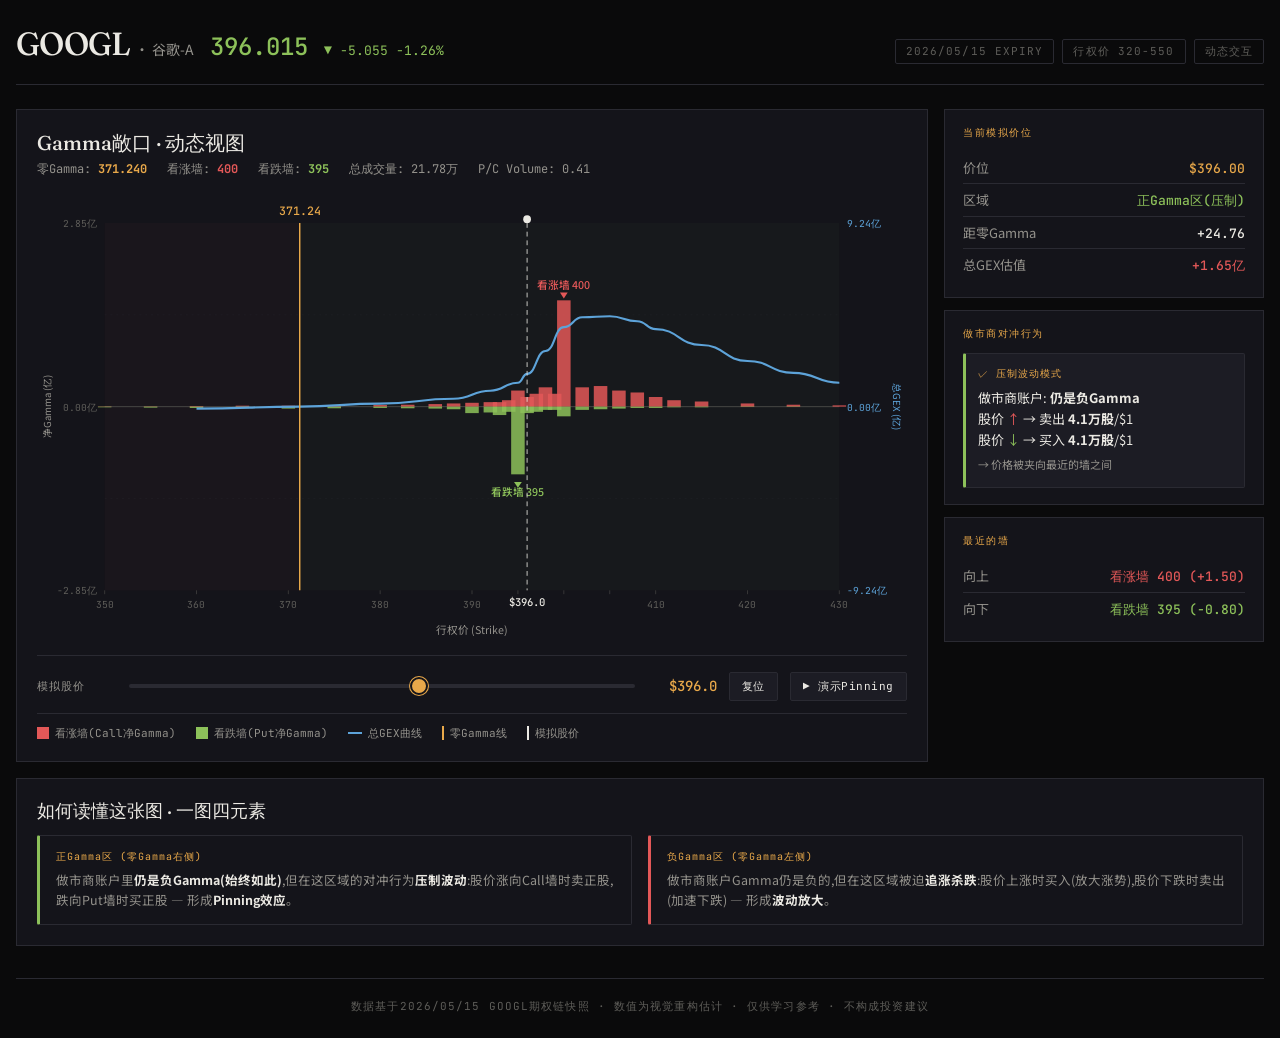
<file: 动态Gamma敞口图/index.html>
<!DOCTYPE html>
<html lang="zh-CN" data-theme="dark">
<head>
  <meta charset="UTF-8" />
  <meta name="viewport" content="width=device-width, initial-scale=1.0" />
  <title>GOOGL Gamma敞口 · 动态交互图 (2026/05/15)</title>
  <link rel="preconnect" href="https://fonts.googleapis.com" />
  <link rel="preconnect" href="https://fonts.gstatic.com" crossorigin />
  <link href="https://fonts.googleapis.com/css2?family=Fraunces:opsz,wght@9..144,400;9..144,500&family=Noto+Sans+SC:wght@300;400;500;700&family=JetBrains+Mono:wght@400;500&display=swap" rel="stylesheet" />
  <style>
    :root {
      --bg: #0a0a0b;
      --surface: #14141a;
      --surface-2: #1c1c24;
      --border: #2a2a32;
      --text: #ebe9e3;
      --text-muted: #94928c;
      --text-subtle: #5e5d59;
      --accent: #e8a84a;
      --accent-soft: rgba(232,168,74,0.12);
      --call: #e35858;
      --call-soft: rgba(227,88,88,0.15);
      --put: #8dc15a;
      --put-soft: rgba(141,193,90,0.15);
      --gex: #5da3d9;
      --price-line: #ebe9e3;
    }

    * { box-sizing: border-box; margin: 0; padding: 0; }

    body {
      font-family: 'Noto Sans SC', system-ui, sans-serif;
      background: var(--bg);
      color: var(--text);
      min-height: 100vh;
      padding: 24px 16px;
      -webkit-font-smoothing: antialiased;
    }

    .container {
      max-width: 1280px;
      margin: 0 auto;
    }

    /* ===== Header ===== */
    header {
      display: flex;
      align-items: baseline;
      justify-content: space-between;
      flex-wrap: wrap;
      gap: 16px;
      margin-bottom: 24px;
      padding-bottom: 20px;
      border-bottom: 1px solid var(--border);
    }

    .ticker-block {
      display: flex;
      align-items: baseline;
      gap: 16px;
      flex-wrap: wrap;
    }

    .ticker {
      font-family: 'Fraunces', serif;
      font-size: 32px;
      font-weight: 500;
      letter-spacing: -0.02em;
    }

    .ticker-name {
      color: var(--text-muted);
      font-size: 14px;
    }

    .price {
      font-family: 'JetBrains Mono', monospace;
      font-size: 24px;
      font-weight: 500;
      color: var(--put);
    }

    .change {
      font-family: 'JetBrains Mono', monospace;
      font-size: 13px;
      color: var(--put);
    }

    .meta-tag {
      font-family: 'JetBrains Mono', monospace;
      font-size: 11px;
      letter-spacing: 0.1em;
      text-transform: uppercase;
      color: var(--text-subtle);
      padding: 4px 10px;
      border: 1px solid var(--border);
      border-radius: 2px;
    }

    /* ===== Layout ===== */
    .grid {
      display: grid;
      grid-template-columns: 1fr;
      gap: 16px;
    }

    @media (min-width: 1024px) {
      .grid {
        grid-template-columns: 1fr 320px;
      }
    }

    /* ===== Main Chart ===== */
    .chart-card {
      background: var(--surface);
      border: 1px solid var(--border);
      padding: 20px;
      position: relative;
    }

    .chart-title {
      font-family: 'Fraunces', serif;
      font-size: 20px;
      font-weight: 500;
      margin-bottom: 4px;
    }

    .chart-subtitle {
      font-size: 12px;
      color: var(--text-muted);
      margin-bottom: 16px;
      display: flex;
      gap: 20px;
      flex-wrap: wrap;
    }

    .chart-subtitle span {
      font-family: 'JetBrains Mono', monospace;
    }

    .chart-svg {
      width: 100%;
      height: auto;
      display: block;
      cursor: crosshair;
    }

    /* ===== Controls ===== */
    .controls {
      display: flex;
      flex-direction: column;
      gap: 12px;
      margin-top: 16px;
      padding-top: 16px;
      border-top: 1px solid var(--border);
    }

    .control-row {
      display: flex;
      align-items: center;
      gap: 12px;
      flex-wrap: wrap;
    }

    .control-label {
      font-family: 'JetBrains Mono', monospace;
      font-size: 11px;
      letter-spacing: 0.1em;
      color: var(--text-muted);
      min-width: 80px;
    }

    .slider-wrap {
      flex: 1;
      min-width: 200px;
      display: flex;
      align-items: center;
      gap: 12px;
    }

    .slider {
      flex: 1;
      -webkit-appearance: none;
      appearance: none;
      height: 4px;
      background: var(--border);
      border-radius: 2px;
      outline: none;
      cursor: pointer;
    }

    .slider::-webkit-slider-thumb {
      -webkit-appearance: none;
      appearance: none;
      width: 18px;
      height: 18px;
      background: var(--accent);
      border-radius: 50%;
      cursor: grab;
      border: 2px solid var(--surface);
      box-shadow: 0 0 0 1px var(--accent);
    }

    .slider::-moz-range-thumb {
      width: 18px;
      height: 18px;
      background: var(--accent);
      border-radius: 50%;
      cursor: grab;
      border: 2px solid var(--surface);
    }

    .slider-value {
      font-family: 'JetBrains Mono', monospace;
      font-size: 14px;
      font-weight: 500;
      color: var(--accent);
      min-width: 70px;
      text-align: right;
    }

    button {
      font-family: 'JetBrains Mono', monospace;
      font-size: 11px;
      letter-spacing: 0.05em;
      padding: 6px 12px;
      background: var(--surface-2);
      border: 1px solid var(--border);
      color: var(--text);
      cursor: pointer;
      transition: all 0.2s ease;
      border-radius: 2px;
    }

    button:hover {
      border-color: var(--accent);
      color: var(--accent);
    }

    button.active {
      background: var(--accent-soft);
      color: var(--accent);
      border-color: var(--accent);
    }

    .toggle-group {
      display: flex;
      gap: 6px;
      flex-wrap: wrap;
    }

    /* ===== Info Panel ===== */
    .info-panel {
      display: flex;
      flex-direction: column;
      gap: 12px;
    }

    .info-card {
      background: var(--surface);
      border: 1px solid var(--border);
      padding: 16px 18px;
    }

    .info-card-title {
      font-family: 'JetBrains Mono', monospace;
      font-size: 10px;
      letter-spacing: 0.15em;
      text-transform: uppercase;
      color: var(--accent);
      margin-bottom: 12px;
    }

    .info-row {
      display: flex;
      justify-content: space-between;
      align-items: baseline;
      padding: 6px 0;
      font-size: 13px;
    }

    .info-row + .info-row {
      border-top: 1px solid var(--border);
    }

    .info-label {
      color: var(--text-muted);
    }

    .info-value {
      font-family: 'JetBrains Mono', monospace;
      font-weight: 500;
    }

    .info-value.pos { color: var(--call); }
    .info-value.neg { color: var(--put); }
    .info-value.accent { color: var(--accent); }

    .dealer-action {
      padding: 12px;
      background: var(--surface-2);
      border: 1px solid var(--border);
      margin-top: 12px;
      border-radius: 2px;
      font-size: 13px;
      line-height: 1.6;
    }

    .dealer-action.compress {
      border-left: 3px solid var(--put);
    }

    .dealer-action.amplify {
      border-left: 3px solid var(--call);
    }

    .dealer-action-title {
      font-family: 'JetBrains Mono', monospace;
      font-size: 10px;
      letter-spacing: 0.1em;
      color: var(--accent);
      margin-bottom: 6px;
    }

    /* ===== Tooltip ===== */
    .tooltip {
      position: absolute;
      background: rgba(20,20,26,0.96);
      border: 1px solid var(--border);
      padding: 10px 12px;
      font-size: 12px;
      pointer-events: none;
      backdrop-filter: blur(8px);
      -webkit-backdrop-filter: blur(8px);
      transform: translate(-50%, -100%);
      margin-top: -8px;
      opacity: 0;
      transition: opacity 0.15s ease;
      z-index: 10;
      min-width: 140px;
    }

    .tooltip.visible { opacity: 1; }

    .tooltip-strike {
      font-family: 'JetBrains Mono', monospace;
      font-size: 14px;
      font-weight: 600;
      color: var(--accent);
      margin-bottom: 6px;
    }

    .tooltip-row {
      display: flex;
      justify-content: space-between;
      gap: 12px;
      font-family: 'JetBrains Mono', monospace;
      font-size: 11px;
      line-height: 1.6;
    }

    .tooltip-row .label { color: var(--text-muted); }

    /* ===== Legend ===== */
    .legend {
      display: flex;
      gap: 20px;
      flex-wrap: wrap;
      margin-top: 12px;
      padding-top: 12px;
      border-top: 1px solid var(--border);
      font-size: 11px;
      font-family: 'JetBrains Mono', monospace;
      color: var(--text-muted);
    }

    .legend-item {
      display: flex;
      align-items: center;
      gap: 6px;
      cursor: pointer;
      user-select: none;
      transition: opacity 0.2s;
    }

    .legend-item.disabled { opacity: 0.35; }

    .legend-dot {
      display: inline-block;
      width: 12px;
      height: 12px;
    }

    .legend-dot.gex {
      width: 14px;
      height: 2px;
      background: var(--gex);
    }

    .legend-dot.zerog {
      width: 2px;
      height: 14px;
      background: var(--accent);
    }

    .legend-dot.price-marker {
      width: 2px;
      height: 14px;
      background: var(--price-line);
      border-left: 1px dashed var(--price-line);
    }

    /* ===== Bottom panel ===== */
    .education {
      margin-top: 16px;
      background: var(--surface);
      border: 1px solid var(--border);
      padding: 20px;
    }

    .education-title {
      font-family: 'Fraunces', serif;
      font-size: 18px;
      font-weight: 500;
      margin-bottom: 12px;
    }

    .zone-explainer {
      display: grid;
      grid-template-columns: 1fr 1fr;
      gap: 16px;
      margin-top: 12px;
    }

    @media (max-width: 640px) {
      .zone-explainer { grid-template-columns: 1fr; }
    }

    .zone {
      padding: 14px 16px;
      border: 1px solid var(--border);
      border-radius: 2px;
    }

    .zone.positive { border-left: 3px solid var(--put); }
    .zone.negative { border-left: 3px solid var(--call); }

    .zone-name {
      font-family: 'JetBrains Mono', monospace;
      font-size: 10px;
      letter-spacing: 0.1em;
      color: var(--accent);
      margin-bottom: 6px;
    }

    .zone-desc {
      font-size: 12.5px;
      color: var(--text-muted);
      line-height: 1.6;
    }

    .zone-desc strong { color: var(--text); }

    footer {
      margin-top: 32px;
      padding-top: 20px;
      border-top: 1px solid var(--border);
      font-family: 'JetBrains Mono', monospace;
      font-size: 11px;
      letter-spacing: 0.1em;
      color: var(--text-subtle);
      text-transform: uppercase;
      text-align: center;
    }
  </style>
</head>
<body>
  <div class="container">

    <!-- ===== HEADER ===== -->
    <header>
      <div class="ticker-block">
        <div>
          <span class="ticker">GOOGL</span>
          <span class="ticker-name"> · 谷歌-A</span>
        </div>
        <span class="price">396.015</span>
        <span class="change">▼ -5.055  -1.26%</span>
      </div>
      <div style="display:flex;gap:8px;flex-wrap:wrap;">
        <span class="meta-tag">2026/05/15 EXPIRY</span>
        <span class="meta-tag">行权价 320-550</span>
        <span class="meta-tag">动态交互</span>
      </div>
    </header>

    <!-- ===== MAIN GRID ===== -->
    <div class="grid">

      <!-- LEFT: Chart -->
      <div class="chart-card">
        <div class="chart-title">Gamma敞口 · 动态视图</div>
        <div class="chart-subtitle">
          <span>零Gamma: <strong style="color:var(--accent)">371.240</strong></span>
          <span>看涨墙: <strong style="color:var(--call)">400</strong></span>
          <span>看跌墙: <strong style="color:var(--put)">395</strong></span>
          <span>总成交量: 21.78万</span>
          <span>P/C Volume: 0.41</span>
        </div>

        <svg id="chart" class="chart-svg" viewBox="0 0 900 460" preserveAspectRatio="xMidYMid meet"></svg>

        <!-- Tooltip -->
        <div class="tooltip" id="tooltip"></div>

        <!-- Controls -->
        <div class="controls">
          <div class="control-row">
            <span class="control-label">模拟股价</span>
            <div class="slider-wrap">
              <input type="range" id="priceSlider" class="slider" min="350" max="430" step="0.5" value="396.015" />
              <span class="slider-value" id="priceValue">$396.0</span>
            </div>
            <button id="resetPrice">复位</button>
            <button id="playBtn">▶ 演示Pinning</button>
          </div>
        </div>

        <!-- Legend (clickable to toggle) -->
        <div class="legend">
          <div class="legend-item" data-layer="bars-call">
            <span class="legend-dot" style="background:var(--call)"></span>看涨墙(Call净Gamma)
          </div>
          <div class="legend-item" data-layer="bars-put">
            <span class="legend-dot" style="background:var(--put)"></span>看跌墙(Put净Gamma)
          </div>
          <div class="legend-item" data-layer="gex">
            <span class="legend-dot gex"></span>总GEX曲线
          </div>
          <div class="legend-item" data-layer="zero">
            <span class="legend-dot zerog"></span>零Gamma线
          </div>
          <div class="legend-item" data-layer="price">
            <span class="legend-dot price-marker"></span>模拟股价
          </div>
        </div>
      </div>

      <!-- RIGHT: Info Panel -->
      <div class="info-panel">

        <div class="info-card">
          <div class="info-card-title">当前模拟价位</div>
          <div class="info-row">
            <span class="info-label">价位</span>
            <span class="info-value accent" id="infoPrice">$396.0</span>
          </div>
          <div class="info-row">
            <span class="info-label">区域</span>
            <span class="info-value" id="infoZone">正Gamma区</span>
          </div>
          <div class="info-row">
            <span class="info-label">距零Gamma</span>
            <span class="info-value" id="infoZeroDist">+24.8</span>
          </div>
          <div class="info-row">
            <span class="info-label">总GEX估值</span>
            <span class="info-value pos" id="infoGex">+2.8亿</span>
          </div>
        </div>

        <div class="info-card">
          <div class="info-card-title">做市商对冲行为</div>
          <div id="dealerAction" class="dealer-action compress">
            <div class="dealer-action-title">压制波动模式</div>
            <div id="dealerText"></div>
          </div>
        </div>

        <div class="info-card">
          <div class="info-card-title">最近的墙</div>
          <div class="info-row">
            <span class="info-label">向上</span>
            <span class="info-value pos" id="infoUpWall">看涨墙 400 (+4.0)</span>
          </div>
          <div class="info-row">
            <span class="info-label">向下</span>
            <span class="info-value neg" id="infoDownWall">看跌墙 395 (-1.0)</span>
          </div>
        </div>

      </div>
    </div>

    <!-- ===== EDUCATION PANEL ===== -->
    <div class="education">
      <div class="education-title">如何读懂这张图 · 一图四元素</div>
      <div class="zone-explainer">
        <div class="zone positive">
          <div class="zone-name">正Gamma区 (零Gamma右侧)</div>
          <div class="zone-desc">
            做市商账户里<strong>仍是负Gamma(始终如此)</strong>,但在这区域的对冲行为<strong>压制波动</strong>:股价涨向Call墙时卖正股,跌向Put墙时买正股 — 形成<strong>Pinning效应</strong>。
          </div>
        </div>
        <div class="zone negative">
          <div class="zone-name">负Gamma区 (零Gamma左侧)</div>
          <div class="zone-desc">
            做市商账户Gamma仍是负的,但在这区域被迫<strong>追涨杀跌</strong>:股价上涨时买入(放大涨势),股价下跌时卖出(加速下跌) — 形成<strong>波动放大</strong>。
          </div>
        </div>
      </div>
    </div>

    <footer>
      数据基于2026/05/15 GOOGL期权链快照 · 数值为视觉重构估计 · 仅供学习参考 · 不构成投资建议
    </footer>

  </div>

  <script>
    // ============================================
    // DATA
    // ============================================
    // Each strike's Call/Put net Gamma in units of 亿 (100M)
    // Estimated visually from the screenshot
    const STRIKE_DATA = [
      // strike, call, put (in 亿 - hundreds of millions)
      { k: 320, c: 0,    p: 0 },
      { k: 330, c: 0,    p: 0 },
      { k: 340, c: 0,    p: 0.005 },
      { k: 350, c: 0.005,p: 0.01 },
      { k: 355, c: 0.005,p: 0.015 },
      { k: 360, c: 0.01, p: 0.02 },
      { k: 365, c: 0.015,p: 0.025 },
      { k: 370, c: 0.015,p: 0.03 },
      { k: 375, c: 0.02, p: 0.025 },
      { k: 380, c: 0.025,p: 0.02 },
      { k: 383, c: 0.03, p: 0.025 },
      { k: 386, c: 0.04, p: 0.03 },
      { k: 388, c: 0.05, p: 0.04 },
      { k: 390, c: 0.06, p: 0.10 },
      { k: 392, c: 0.07, p: 0.09 },
      { k: 393, c: 0.07, p: 0.13 },
      { k: 394, c: 0.10, p: 0.08 },
      { k: 395, c: 0.25, p: 1.05 },  // The Put wall (净 -0.80)
      { k: 396, c: 0.15, p: 0.10 },
      { k: 397, c: 0.20, p: 0.08 },
      { k: 398, c: 0.30, p: 0.05 },
      { k: 399, c: 0.20, p: 0.05 },
      { k: 400, c: 1.65, p: 0.15 },  // The Call wall (净 +1.50)
      { k: 402, c: 0.30, p: 0.05 },
      { k: 404, c: 0.32, p: 0.04 },
      { k: 406, c: 0.25, p: 0.03 },
      { k: 408, c: 0.22, p: 0.02 },
      { k: 410, c: 0.15, p: 0.02 },
      { k: 412, c: 0.10, p: 0.01 },
      { k: 415, c: 0.08, p: 0.01 },
      { k: 420, c: 0.05, p: 0.005 },
      { k: 425, c: 0.03, p: 0.005 },
      { k: 430, c: 0.02, p: 0 },
      { k: 440, c: 0.015,p: 0 },
      { k: 450, c: 0.01, p: 0 },
      { k: 470, c: 0.005,p: 0 },
      { k: 500, c: 0.003,p: 0 },
      { k: 550, c: 0,    p: 0 },
    ];

    // GEX curve (cumulative effect at each "if price were X" point)
    // In units of 亿 — these values are illustrative, scaled to match the screenshot
    const GEX_CURVE = [
      { p: 320, v: -0.20 },
      { p: 340, v: -0.18 },
      { p: 360, v: -0.10 },
      { p: 371.24, v: 0 },  // Zero Gamma crossing
      { p: 380, v: 0.15 },
      { p: 388, v: 0.40 },
      { p: 392, v: 0.80 },
      { p: 395, v: 1.20 },
      { p: 396, v: 1.65 },
      { p: 398, v: 2.80 },
      { p: 400, v: 4.00 },
      { p: 402, v: 4.50 },
      { p: 405, v: 4.55 },
      { p: 408, v: 4.30 },
      { p: 410, v: 3.90 },
      { p: 415, v: 3.10 },
      { p: 420, v: 2.30 },
      { p: 425, v: 1.70 },
      { p: 430, v: 1.20 },
      { p: 440, v: 0.65 },
      { p: 450, v: 0.40 },
      { p: 470, v: 0.20 },
      { p: 500, v: 0.10 },
      { p: 550, v: 0.05 },
    ];

    const ZERO_GAMMA = 371.24;
    const CURRENT_PRICE = 396.015;
    const CALL_WALL = 400;
    const PUT_WALL = 395;

    // Chart dimensions
    const W = 900;
    const H = 460;
    const M = { top: 30, right: 70, bottom: 50, left: 70 };
    const cw = W - M.left - M.right;
    const ch = H - M.top - M.bottom;
    const ZERO_Y = M.top + ch / 2;

    // Scales
    const xMin = 350, xMax = 430;  // Display range (matches screenshot more or less)
    const xScale = (x) => M.left + ((x - xMin) / (xMax - xMin)) * cw;
    const xInverse = (px) => xMin + ((px - M.left) / cw) * (xMax - xMin);

    const Y_MAX_BAR = 2.85;  // Bar axis: ±2.85亿
    const Y_MAX_GEX = 9.24;  // GEX axis: ±9.24亿
    // Both use same physical Y but different scale
    const yScaleBar = (v) => ZERO_Y - (v / Y_MAX_BAR) * (ch / 2);
    const yScaleGex = (v) => ZERO_Y - (v / Y_MAX_GEX) * (ch / 2);

    // Layer visibility state
    const layers = {
      'bars-call': true,
      'bars-put': true,
      'gex': true,
      'zero': true,
      'price': true,
    };

    // ============================================
    // RENDER
    // ============================================
    const svg = document.getElementById('chart');

    function el(tag, attrs = {}, children = []) {
      const ns = 'http://www.w3.org/2000/svg';
      const e = document.createElementNS(ns, tag);
      for (const [k, v] of Object.entries(attrs)) {
        e.setAttribute(k, v);
      }
      if (typeof children === 'string') {
        e.textContent = children;
      } else if (Array.isArray(children)) {
        children.forEach(c => c && e.appendChild(c));
      }
      return e;
    }

    function renderChart() {
      svg.innerHTML = '';

      // Background
      svg.appendChild(el('rect', {
        x: M.left, y: M.top, width: cw, height: ch,
        fill: 'transparent'
      }));

      // Background tint zones based on zero Gamma
      const zeroGX = xScale(ZERO_GAMMA);
      svg.appendChild(el('rect', {
        x: M.left, y: M.top, width: Math.max(0, zeroGX - M.left), height: ch,
        fill: 'rgba(227, 88, 88, 0.03)', 'pointer-events': 'none'
      }));
      svg.appendChild(el('rect', {
        x: zeroGX, y: M.top, width: Math.max(0, M.left + cw - zeroGX), height: ch,
        fill: 'rgba(141, 193, 90, 0.03)', 'pointer-events': 'none'
      }));

      // Horizontal grid (subtle)
      [Y_MAX_BAR * 0.5, -Y_MAX_BAR * 0.5].forEach(v => {
        svg.appendChild(el('line', {
          x1: M.left, x2: M.left + cw,
          y1: yScaleBar(v), y2: yScaleBar(v),
          stroke: 'var(--border)', 'stroke-width': 0.5,
          'stroke-dasharray': '2 4', opacity: 0.6
        }));
      });

      // Zero baseline (strong)
      svg.appendChild(el('line', {
        x1: M.left, x2: M.left + cw,
        y1: ZERO_Y, y2: ZERO_Y,
        stroke: 'var(--text-subtle)', 'stroke-width': 1, opacity: 0.7
      }));

      // ============== Bars ==============
      const barWidth = 14;
      STRIKE_DATA.forEach((d) => {
        if (d.k < xMin - 2 || d.k > xMax + 2) return;
        const x = xScale(d.k);
        const net = d.c - d.p;

        // Stack: call on top of zero (positive), put below (negative)
        // But each can be split: total bar is from -put to +call
        const callTop = yScaleBar(d.c);
        const putBot = yScaleBar(-d.p);

        if (layers['bars-call'] && d.c > 0.001) {
          const bar = el('rect', {
            x: x - barWidth/2,
            y: callTop,
            width: barWidth,
            height: ZERO_Y - callTop,
            fill: 'var(--call)',
            opacity: 0.85,
            class: 'bar-call',
            'data-strike': d.k,
            'data-call': d.c.toFixed(3),
            'data-put': d.p.toFixed(3),
            'data-net': net.toFixed(3)
          });
          svg.appendChild(bar);
        }

        if (layers['bars-put'] && d.p > 0.001) {
          const bar = el('rect', {
            x: x - barWidth/2,
            y: ZERO_Y,
            width: barWidth,
            height: putBot - ZERO_Y,
            fill: 'var(--put)',
            opacity: 0.85,
            class: 'bar-put',
            'data-strike': d.k,
            'data-call': d.c.toFixed(3),
            'data-put': d.p.toFixed(3),
            'data-net': net.toFixed(3)
          });
          svg.appendChild(bar);
        }
      });

      // ============== GEX Curve ==============
      if (layers['gex']) {
        // Build smooth path with cardinal spline
        const pts = GEX_CURVE.filter(d => d.p >= xMin - 5 && d.p <= xMax + 5);
        let pathD = '';
        pts.forEach((d, i) => {
          const x = xScale(d.p);
          const y = yScaleGex(d.v);
          if (i === 0) pathD += `M ${x} ${y}`;
          else {
            // Smooth curve - use quadratic for simplicity
            const prev = pts[i-1];
            const px = xScale(prev.p);
            const py = yScaleGex(prev.v);
            const cx = (px + x) / 2;
            pathD += ` Q ${cx} ${py} ${cx} ${(py+y)/2} T ${x} ${y}`;
          }
        });
        // Simpler: just use cubic bezier smoothing
        pathD = '';
        pts.forEach((d, i) => {
          const x = xScale(d.p);
          const y = yScaleGex(d.v);
          if (i === 0) {
            pathD = `M ${x} ${y}`;
          } else {
            const prev = pts[i-1];
            const px = xScale(prev.p);
            const py = yScaleGex(prev.v);
            const mx = (px + x) / 2;
            pathD += ` C ${mx} ${py}, ${mx} ${y}, ${x} ${y}`;
          }
        });

        svg.appendChild(el('path', {
          d: pathD,
          fill: 'none',
          stroke: 'var(--gex)',
          'stroke-width': 2.2,
          'pointer-events': 'none'
        }));
      }

      // ============== Zero Gamma vertical line ==============
      if (layers['zero']) {
        const zX = xScale(ZERO_GAMMA);
        svg.appendChild(el('line', {
          x1: zX, x2: zX,
          y1: M.top, y2: M.top + ch,
          stroke: 'var(--accent)',
          'stroke-width': 1.5,
          'pointer-events': 'none'
        }));
        svg.appendChild(el('text', {
          x: zX,
          y: M.top - 8,
          'text-anchor': 'middle',
          fill: 'var(--accent)',
          'font-size': 12,
          'font-family': 'JetBrains Mono, monospace',
          'font-weight': 500
        }, '371.24'));
      }

      // ============== Wall labels ==============
      // Call wall at 400
      const cwX = xScale(CALL_WALL);
      const cwY = yScaleBar(STRIKE_DATA.find(d => d.k === 400).c) - 12;
      svg.appendChild(el('text', {
        x: cwX, y: cwY,
        'text-anchor': 'middle',
        fill: 'var(--call)',
        'font-size': 11,
        'font-weight': 500
      }, '看涨墙 400'));
      svg.appendChild(el('polygon', {
        points: `${cwX-4},${cwY+4} ${cwX+4},${cwY+4} ${cwX},${cwY+10}`,
        fill: 'var(--call)'
      }));

      // Put wall at 395
      const pwX = xScale(PUT_WALL);
      const pwY = yScaleBar(-STRIKE_DATA.find(d => d.k === 395).p) + 22;
      svg.appendChild(el('text', {
        x: pwX, y: pwY,
        'text-anchor': 'middle',
        fill: 'var(--put)',
        'font-size': 11,
        'font-weight': 500
      }, '看跌墙 395'));
      svg.appendChild(el('polygon', {
        points: `${pwX-4},${pwY-14} ${pwX+4},${pwY-14} ${pwX},${pwY-8}`,
        fill: 'var(--put)'
      }));

      // ============== Current price line (movable) ==============
      if (layers['price']) {
        const priceVal = parseFloat(document.getElementById('priceSlider').value);
        const px = xScale(priceVal);
        svg.appendChild(el('line', {
          x1: px, x2: px,
          y1: M.top, y2: M.top + ch,
          stroke: 'var(--price-line)',
          'stroke-width': 1,
          'stroke-dasharray': '5 4',
          opacity: 0.85,
          id: 'priceLine'
        }));
        svg.appendChild(el('text', {
          x: px, y: M.top + ch + 16,
          'text-anchor': 'middle',
          fill: 'var(--price-line)',
          'font-size': 11,
          'font-family': 'JetBrains Mono, monospace',
          'font-weight': 500
        }, '$' + priceVal.toFixed(1)));
        // Small handle indicator at top
        svg.appendChild(el('circle', {
          cx: px, cy: M.top - 4,
          r: 4,
          fill: 'var(--price-line)'
        }));
      }

      // ============== Axes ==============
      // X axis ticks
      const xTicks = [350, 360, 370, 380, 390, 395, 400, 405, 410, 420, 430];
      xTicks.forEach(t => {
        if (t < xMin || t > xMax) return;
        const x = xScale(t);
        svg.appendChild(el('line', {
          x1: x, x2: x,
          y1: M.top + ch, y2: M.top + ch + 4,
          stroke: 'var(--text-subtle)', 'stroke-width': 0.5
        }));
        if (![395, 400, 405].includes(t)) {  // Don't double up with walls
          svg.appendChild(el('text', {
            x: x, y: M.top + ch + 18,
            'text-anchor': 'middle',
            fill: 'var(--text-subtle)',
            'font-size': 10,
            'font-family': 'JetBrains Mono, monospace'
          }, t.toString()));
        }
      });
      // X axis label
      svg.appendChild(el('text', {
        x: M.left + cw / 2, y: H - 5,
        'text-anchor': 'middle',
        fill: 'var(--text-muted)',
        'font-size': 11
      }, '行权价 (Strike)'));

      // Y axis left (bars)
      [Y_MAX_BAR, 0, -Y_MAX_BAR].forEach(v => {
        const y = yScaleBar(v);
        svg.appendChild(el('text', {
          x: M.left - 8, y: y + 4,
          'text-anchor': 'end',
          fill: 'var(--text-subtle)',
          'font-size': 10,
          'font-family': 'JetBrains Mono, monospace'
        }, (v >= 0 ? '' : '-') + Math.abs(v).toFixed(2) + '亿'));
      });
      svg.appendChild(el('text', {
        x: 14, y: M.top + ch / 2,
        'text-anchor': 'middle',
        fill: 'var(--text-muted)',
        'font-size': 10,
        transform: `rotate(-90, 14, ${M.top + ch / 2})`
      }, '净Gamma (亿)'));

      // Y axis right (GEX)
      [Y_MAX_GEX, 0, -Y_MAX_GEX].forEach(v => {
        const y = yScaleGex(v);
        svg.appendChild(el('text', {
          x: M.left + cw + 8, y: y + 4,
          'text-anchor': 'start',
          fill: 'var(--gex)',
          'font-size': 10,
          'font-family': 'JetBrains Mono, monospace'
        }, (v >= 0 ? '' : '-') + Math.abs(v).toFixed(2) + '亿'));
      });
      svg.appendChild(el('text', {
        x: W - 14, y: M.top + ch / 2,
        'text-anchor': 'middle',
        fill: 'var(--gex)',
        'font-size': 10,
        transform: `rotate(90, ${W - 14}, ${M.top + ch / 2})`
      }, '总GEX (亿)'));
    }

    // ============================================
    // INTERPOLATE GEX VALUE
    // ============================================
    function gexAt(price) {
      // Linear interpolation between curve points
      for (let i = 0; i < GEX_CURVE.length - 1; i++) {
        const a = GEX_CURVE[i];
        const b = GEX_CURVE[i + 1];
        if (price >= a.p && price <= b.p) {
          const t = (price - a.p) / (b.p - a.p);
          return a.v + t * (b.v - a.v);
        }
      }
      if (price < GEX_CURVE[0].p) return GEX_CURVE[0].v;
      return GEX_CURVE[GEX_CURVE.length - 1].v;
    }

    function nearestWall(price, direction) {
      // direction: 'up' or 'down'
      let best = null;
      STRIKE_DATA.forEach(d => {
        const net = d.c - d.p;
        const strength = Math.abs(net);
        if (strength < 0.5) return;  // Only consider significant walls
        if (direction === 'up' && d.k > price) {
          if (!best || d.k < best.k) best = { k: d.k, net };
        } else if (direction === 'down' && d.k < price) {
          if (!best || d.k > best.k) best = { k: d.k, net };
        }
      });
      return best;
    }

    // ============================================
    // UPDATE INFO PANEL
    // ============================================
    function updateInfo() {
      const price = parseFloat(document.getElementById('priceSlider').value);
      document.getElementById('priceValue').textContent = '$' + price.toFixed(1);

      const gex = gexAt(price);
      const zoneDist = price - ZERO_GAMMA;

      document.getElementById('infoPrice').textContent = '$' + price.toFixed(2);
      document.getElementById('infoZone').textContent = gex >= 0 ? '正Gamma区(压制)' : '负Gamma区(放大)';
      document.getElementById('infoZone').className = 'info-value ' + (gex >= 0 ? 'neg' : 'pos');
      document.getElementById('infoZeroDist').textContent = (zoneDist >= 0 ? '+' : '') + zoneDist.toFixed(2);
      document.getElementById('infoGex').textContent = (gex >= 0 ? '+' : '') + gex.toFixed(2) + '亿';
      document.getElementById('infoGex').className = 'info-value ' + (gex >= 0 ? 'pos' : 'neg');

      // Dealer action panel
      const dealerEl = document.getElementById('dealerAction');
      const dealerText = document.getElementById('dealerText');
      if (gex >= 0) {
        dealerEl.className = 'dealer-action compress';
        dealerEl.querySelector('.dealer-action-title').textContent = '✓ 压制波动模式';
        const force = Math.min(Math.abs(gex), 5);
        dealerText.innerHTML = `
          做市商账户:<strong style="color:var(--text)"> 仍是负Gamma</strong><br>
          股价 <span style="color:var(--call)">↑</span> → 卖出 <strong>${(force * 2.5).toFixed(1)}万股</strong>/$1<br>
          股价 <span style="color:var(--put)">↓</span> → 买入 <strong>${(force * 2.5).toFixed(1)}万股</strong>/$1<br>
          <span style="color:var(--text-muted);font-size:11px;display:inline-block;margin-top:6px;">→ 价格被夹向最近的墙之间</span>
        `;
      } else {
        dealerEl.className = 'dealer-action amplify';
        dealerEl.querySelector('.dealer-action-title').textContent = '⚠ 放大波动模式';
        const force = Math.min(Math.abs(gex), 5);
        dealerText.innerHTML = `
          做市商账户: <strong style="color:var(--text)">仍是负Gamma</strong><br>
          股价 <span style="color:var(--call)">↑</span> → 追买 <strong>${(force * 2.5).toFixed(1)}万股</strong>/$1<br>
          股价 <span style="color:var(--put)">↓</span> → 追卖 <strong>${(force * 2.5).toFixed(1)}万股</strong>/$1<br>
          <span style="color:var(--text-muted);font-size:11px;display:inline-block;margin-top:6px;">⚡ 正反馈循环 → 暴涨/暴跌风险</span>
        `;
      }

      // Nearest walls
      const upWall = nearestWall(price, 'up');
      const downWall = nearestWall(price, 'down');
      document.getElementById('infoUpWall').textContent = upWall
        ? `${upWall.net > 0 ? '看涨墙' : '看跌墙'} ${upWall.k} (${upWall.net > 0 ? '+' : ''}${upWall.net.toFixed(2)})`
        : '无';
      document.getElementById('infoDownWall').textContent = downWall
        ? `${downWall.net > 0 ? '看涨墙' : '看跌墙'} ${downWall.k} (${downWall.net > 0 ? '+' : ''}${downWall.net.toFixed(2)})`
        : '无';
    }

    // ============================================
    // INTERACTIONS
    // ============================================

    // Slider
    document.getElementById('priceSlider').addEventListener('input', () => {
      renderChart();
      updateInfo();
    });

    // Reset
    document.getElementById('resetPrice').addEventListener('click', () => {
      document.getElementById('priceSlider').value = CURRENT_PRICE;
      renderChart();
      updateInfo();
    });

    // Click on chart to set price
    svg.addEventListener('click', (e) => {
      const rect = svg.getBoundingClientRect();
      const x = e.clientX - rect.left;
      // Scale to viewBox
      const scale = W / rect.width;
      const vbX = x * scale;
      if (vbX < M.left || vbX > M.left + cw) return;
      const price = xInverse(vbX);
      if (price < 350 || price > 430) return;
      document.getElementById('priceSlider').value = price.toFixed(1);
      renderChart();
      updateInfo();
    });

    // Hover tooltip on bars
    const tooltip = document.getElementById('tooltip');
    svg.addEventListener('mousemove', (e) => {
      if (e.target.classList.contains('bar-call') || e.target.classList.contains('bar-put')) {
        const t = e.target;
        const k = t.dataset.strike;
        const c = parseFloat(t.dataset.call);
        const p = parseFloat(t.dataset.put);
        const net = parseFloat(t.dataset.net);
        tooltip.innerHTML = `
          <div class="tooltip-strike">行权价 $${k}</div>
          <div class="tooltip-row"><span class="label">Call净Gamma:</span><span style="color:var(--call)">${c.toFixed(2)}亿</span></div>
          <div class="tooltip-row"><span class="label">Put净Gamma:</span><span style="color:var(--put)">${p.toFixed(2)}亿</span></div>
          <div class="tooltip-row" style="margin-top:4px;padding-top:4px;border-top:1px solid var(--border)"><span class="label">净值:</span><span style="color:${net >= 0 ? 'var(--call)' : 'var(--put)'}">${net >= 0 ? '+' : ''}${net.toFixed(2)}亿</span></div>
        `;
        const rect = svg.getBoundingClientRect();
        tooltip.style.left = (e.clientX - rect.left + svg.parentElement.offsetLeft - 16) + 'px';
        tooltip.style.top = (e.clientY - rect.top + svg.parentElement.offsetTop) + 'px';
        tooltip.classList.add('visible');
      } else {
        tooltip.classList.remove('visible');
      }
    });

    svg.addEventListener('mouseleave', () => {
      tooltip.classList.remove('visible');
    });

    // Legend toggles
    document.querySelectorAll('.legend-item').forEach(item => {
      item.addEventListener('click', () => {
        const layer = item.dataset.layer;
        layers[layer] = !layers[layer];
        item.classList.toggle('disabled', !layers[layer]);
        renderChart();
      });
    });

    // ============================================
    // ANIMATION: Pinning demo
    // ============================================
    let animationId = null;
    let animPrice = CURRENT_PRICE;
    let animVelocity = 0;

    document.getElementById('playBtn').addEventListener('click', function() {
      if (animationId) {
        cancelAnimationFrame(animationId);
        animationId = null;
        this.textContent = '▶ 演示Pinning';
        return;
      }
      this.textContent = '⏸ 停止演示';
      animPrice = parseFloat(document.getElementById('priceSlider').value);
      animVelocity = (Math.random() - 0.5) * 0.5;
      runAnimation();
    });

    function runAnimation() {
      // Simulate Pinning physics:
      // In positive GEX area, force pulls toward the "neutral" between walls (~397.5)
      // Random walk component
      const gex = gexAt(animPrice);

      // Pinning force (toward midpoint between walls when in positive GEX)
      let pullForce = 0;
      if (gex > 0) {
        // Attract toward (Call wall + Put wall) / 2 with strength proportional to GEX
        const target = (CALL_WALL + PUT_WALL) / 2;  // 397.5
        const dist = target - animPrice;
        pullForce = dist * 0.015 * Math.min(gex / 3, 1.5);
      } else {
        // Negative gamma: amplify motion (positive feedback)
        pullForce = animVelocity * 0.05;
      }

      // Random walk noise
      const noise = (Math.random() - 0.5) * 0.4;

      // Velocity update
      animVelocity = animVelocity * 0.92 + pullForce + noise * 0.3;
      animVelocity = Math.max(-1.5, Math.min(1.5, animVelocity));

      // Position update
      animPrice += animVelocity * 0.25;
      animPrice = Math.max(350, Math.min(430, animPrice));

      // Update UI
      document.getElementById('priceSlider').value = animPrice.toFixed(2);
      renderChart();
      updateInfo();

      animationId = requestAnimationFrame(runAnimation);
    }

    // ============================================
    // INIT
    // ============================================
    renderChart();
    updateInfo();

    // Re-render on resize
    let resizeTimer;
    window.addEventListener('resize', () => {
      clearTimeout(resizeTimer);
      resizeTimer = setTimeout(() => renderChart(), 100);
    });
  </script>
</body>
</html>
</file>
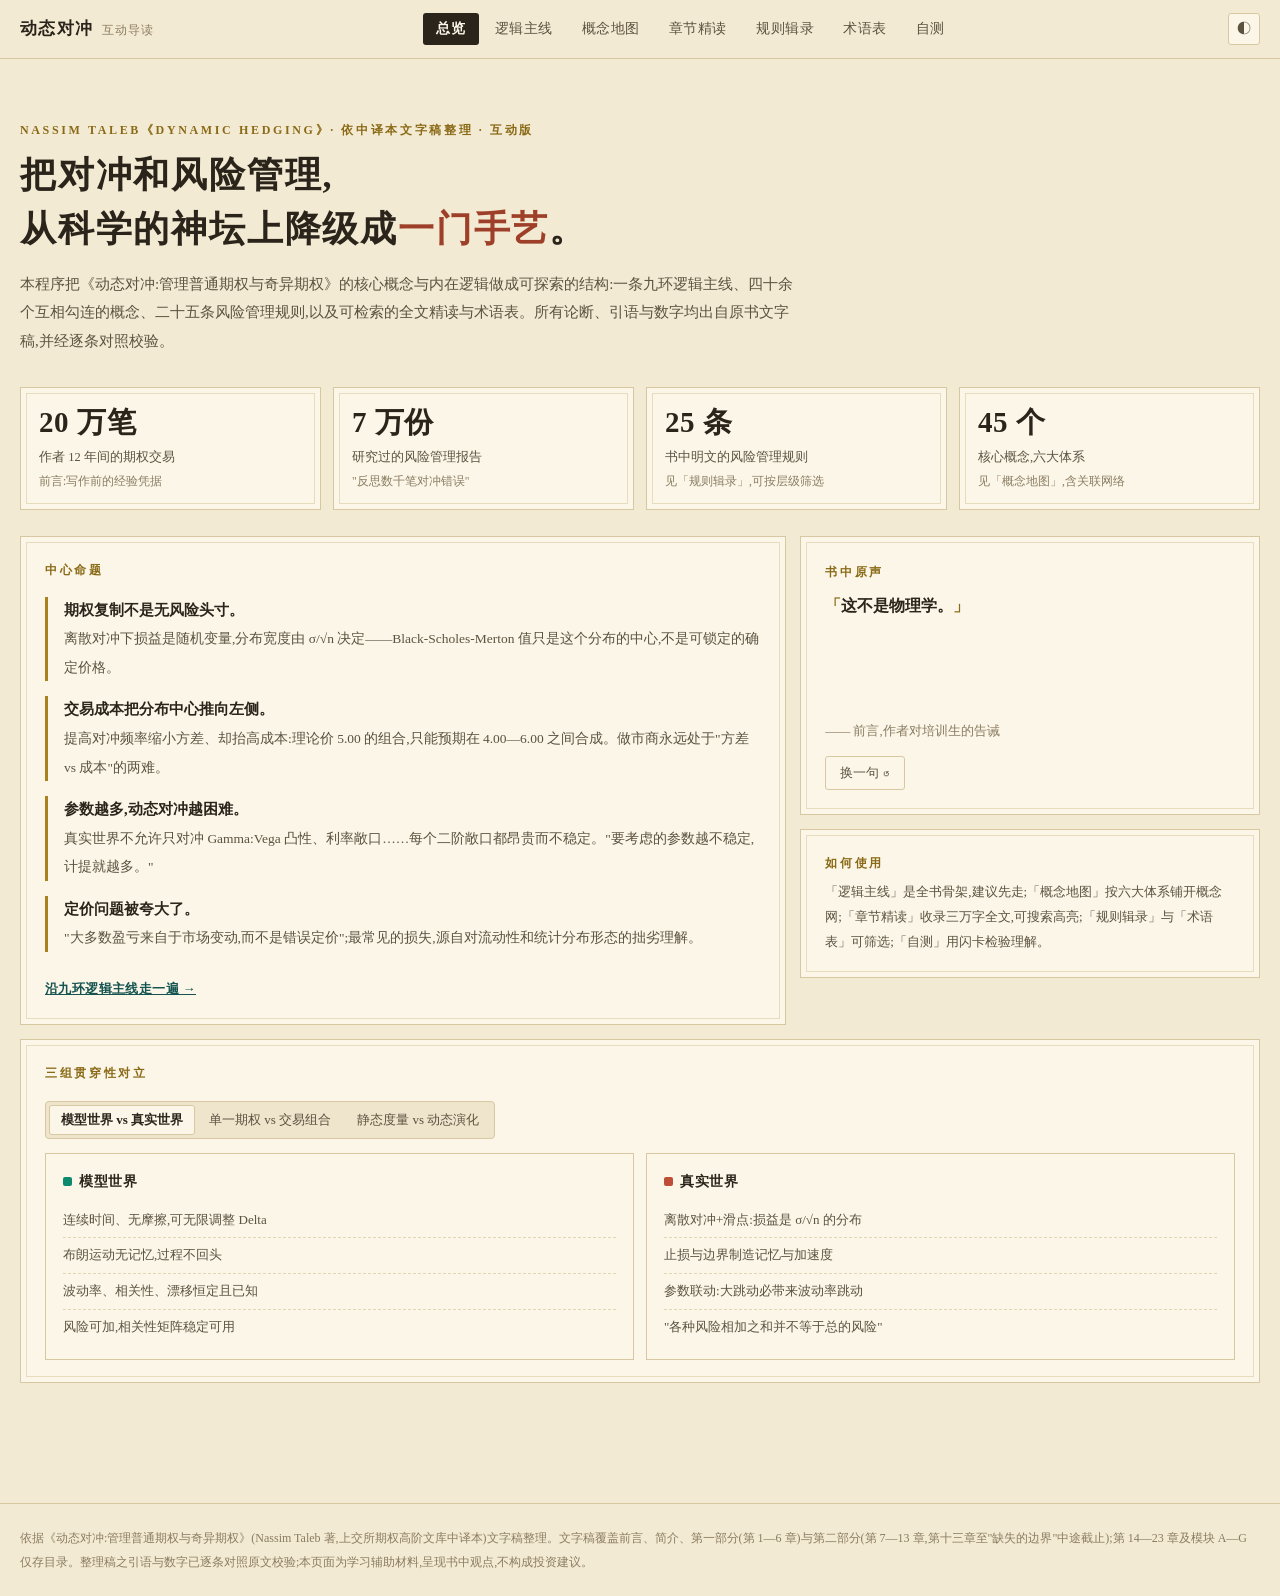
<file: 动态对冲/index.html>
<!DOCTYPE html>
<html lang="zh-CN">
<head>
<meta charset="UTF-8">
<meta name="viewport" content="width=device-width, initial-scale=1.0">
<title>动态对冲 · 核心概念与内在逻辑 — 互动导读</title>
<style>
/* ============ 羊皮卷主题(参照 cavno/Investing 风格;分类色已过双模校验) ============ */
:root{
  color-scheme: light;
  --page:#F3EAD3; --surface:#FBF6E8; --surface-2:#EFE5CC;
  --ink:#2A241B; --ink-2:#5C5240; --muted:#8A7C61;
  --grid:#E2D5B3; --axis:#C9B88E; --border:#D8C8A2; --border-soft:#E7DCBD;
  --g1:#0B8A6E; --g2:#BE4E37; --g3:#8A3FA4; --g4:#A9821F; --g5:#3A63B8; --g6:#6A802D;
  --teal:#1E6E68; --teal-deep:#155450; --terra:#BE4E37; --terra-deep:#9E4029;
  --gold:#A9821F; --gold-deep:#8A6A16;
  --accent:var(--teal); --accent-ink:var(--teal-deep);
  --mark:#EFDFA6; --onaccent:#FBF6E8;
  --shadow:0 10px 26px rgba(42,36,27,.12);
}
:root[data-theme="dark"]{
  color-scheme: dark;
  --page:#161210; --surface:#211B15; --surface-2:#2B231B;
  --ink:#F0E7D3; --ink-2:#CBBEA1; --muted:#98896D;
  --grid:#3A3126; --axis:#4C4030; --border:#463A2A; --border-soft:#352C20;
  --g1:#23998B; --g2:#D4684A; --g3:#9C63C4; --g4:#BC8B22; --g5:#6386D0; --g6:#829739;
  --teal:#3E9C93; --teal-deep:#6FBFB5; --terra:#C96047; --terra-deep:#E08066;
  --gold:#BC8B22; --gold-deep:#D2A63C;
  --accent:var(--teal); --accent-ink:var(--teal-deep);
  --mark:#5A4A1E; --onaccent:#F7F0DD;
  --shadow:0 10px 26px rgba(0,0,0,.5);
}
*{box-sizing:border-box;margin:0;padding:0}
html{scroll-behavior:smooth}
body{
  font-family:'Noto Serif SC','Songti SC','STSong','SimSun',Georgia,'Times New Roman',serif;
  background:var(--page); color:var(--ink); font-size:15px; line-height:1.9;
  -webkit-font-smoothing:antialiased;
}
button{font-family:inherit;cursor:pointer;border:none;background:none;color:inherit}
input,select{font-family:inherit;font-size:14px;color:var(--ink)}
::selection{background:var(--teal-deep);color:#FBF6E8}

/* —— 双框卡片:外 1px 发丝线 + 内 1px 柔线,直角 —— */
.card,.tile,.quotebox,.map-detail,.rule,.qface,.step .box,.map-stage{position:relative;border-radius:0}
.card::before,.tile::before,.quotebox::before,.map-detail::before,.rule::before,.qface::before{
  content:"";position:absolute;inset:5px;border:1px solid var(--border-soft);pointer-events:none;
}

/* ============ 顶栏 ============ */
header{
  position:sticky;top:0;z-index:50;background:color-mix(in srgb,var(--page) 92%,transparent);
  backdrop-filter:blur(8px);border-bottom:1px solid var(--border);
}
.hd{max-width:1280px;margin:0 auto;padding:0 20px;display:flex;align-items:center;gap:14px;height:58px}
.brand{display:flex;align-items:baseline;gap:9px;white-space:nowrap}
.brand b{font-size:17px;letter-spacing:.08em;font-weight:900}
.brand span{font-size:12px;color:var(--muted);letter-spacing:.06em}
nav{display:flex;gap:3px;overflow-x:auto;scrollbar-width:none;flex:1;justify-content:center}
nav::-webkit-scrollbar{display:none}
.tab{
  padding:7px 13px;border-radius:3px;font-size:13.5px;color:var(--ink-2);white-space:nowrap;
  letter-spacing:.04em;transition:background .15s,color .15s;
}
.tab:hover{background:var(--surface-2)}
.tab.on{background:var(--ink);color:var(--surface);font-weight:700}
.hd-right{display:flex;gap:6px;align-items:center}
.icon-btn{
  width:32px;height:32px;border-radius:3px;border:1.5px solid var(--border);background:var(--surface);
  display:flex;align-items:center;justify-content:center;font-size:14px;color:var(--ink-2);
}
.icon-btn:hover{background:var(--surface-2)}
#progress{position:fixed;top:0;left:0;height:2px;background:var(--gold-deep);width:0;z-index:60;transition:width .1s}

/* ============ 布局 ============ */
main{max-width:1280px;margin:0 auto;padding:26px 20px 80px}
.view{display:none}
.view.on{display:block;animation:fadein .25s ease}
@keyframes fadein{from{opacity:0;transform:translateY(6px)}to{opacity:1;transform:none}}
.kicker{font-size:12px;font-weight:700;letter-spacing:.22em;color:var(--gold-deep);margin-bottom:6px}
h1.pg{font-size:26px;line-height:1.45;letter-spacing:.03em;font-weight:900}
.sub{color:var(--ink-2);font-size:14px;margin-top:6px;max-width:760px}
.card{background:var(--surface);border:1px solid var(--border);padding:22px 24px}
.hint{font-size:12.5px;color:var(--muted)}

/* ============ 总览 ============ */
.hero{padding:34px 0 6px}
.hero h1{font-size:clamp(26px,3.8vw,36px);line-height:1.5;font-weight:900;letter-spacing:.05em;max-width:900px}
.hero h1 em{font-style:normal;color:var(--terra-deep)}
.hero p{margin-top:14px;max-width:780px;color:var(--ink-2)}
.tiles{display:grid;grid-template-columns:repeat(auto-fit,minmax(180px,1fr));gap:12px;margin:26px 0}
.tile{background:var(--surface);border:1px solid var(--border);padding:16px 18px}
.tile .v{font-size:29px;font-weight:900;line-height:1.25;letter-spacing:.02em}
.tile .l{font-size:12.5px;color:var(--ink-2);margin-top:5px}
.tile .n{font-size:11.5px;color:var(--muted);margin-top:2px}
.ov-grid{display:grid;grid-template-columns:1.25fr .75fr;gap:14px;align-items:start}
@media(max-width:900px){.ov-grid{grid-template-columns:1fr}}
.thesis{border-left:3px solid var(--gold);padding-left:16px;margin:15px 0}
.thesis b{display:block;font-size:14.5px}
.thesis span{font-size:13.5px;color:var(--ink-2)}
.quotebox{background:var(--surface);border:1px solid var(--border);padding:24px}
.quotebox blockquote{font-size:16px;line-height:2;font-weight:600;min-height:120px}
.quotebox blockquote::before{content:"「";color:var(--gold-deep)}
.quotebox blockquote::after{content:"」";color:var(--gold-deep)}
.quotebox .src{margin-top:10px;font-size:12.5px;color:var(--muted)}
.seg{display:inline-flex;background:var(--surface-2);border:1px solid var(--border);border-radius:4px;padding:3px;gap:2px;flex-wrap:wrap}
.seg button{padding:6px 12px;border-radius:3px;font-size:13px;color:var(--ink-2)}
.seg button.on{background:var(--surface);color:var(--ink);font-weight:700;box-shadow:inset 0 0 0 1px var(--border)}
.duel{display:grid;grid-template-columns:1fr 1fr;gap:12px;margin-top:14px}
@media(max-width:700px){.duel{grid-template-columns:1fr}}
.duel .side{border:1px solid var(--border);padding:15px 17px;background:var(--surface)}
.duel .side h4{font-size:13.5px;margin-bottom:8px;display:flex;align-items:center;gap:7px;letter-spacing:.05em}
.duel .side ul{list-style:none}
.duel .side li{font-size:13px;color:var(--ink-2);padding:5px 0;border-top:1px dashed var(--grid)}
.duel .side li:first-child{border-top:none}
.dot{width:9px;height:9px;border-radius:2px;display:inline-block;flex:none}
.jump{display:inline-flex;align-items:center;gap:6px;font-size:13px;color:var(--teal-deep);font-weight:700;margin-top:10px;letter-spacing:.03em}
.jump:hover{text-decoration:underline;text-underline-offset:4px}

/* ============ 逻辑主线 ============ */
.chain{max-width:860px;margin:24px auto 0;position:relative}
.chain::before{content:"";position:absolute;left:23px;top:20px;bottom:20px;width:2px;background:var(--grid)}
.step{position:relative;padding:0 0 14px 64px}
.step .num{
  position:absolute;left:0;top:0;width:48px;height:48px;border-radius:50%;
  background:var(--surface);border:2px solid var(--axis);display:flex;align-items:center;justify-content:center;
  font-weight:900;font-size:15px;color:var(--ink-2);z-index:1;transition:all .2s;
}
.step .box{background:var(--surface);border:1px solid var(--border);overflow:hidden}
.step .head{width:100%;text-align:left;padding:14px 18px;display:flex;align-items:center;gap:10px}
.step .head:hover{background:var(--surface-2)}
.step .head .kk{font-size:11px;font-weight:700;letter-spacing:.18em;color:var(--gold-deep);display:block}
.step .head .tt{font-size:15.5px;font-weight:700;display:block;margin-top:2px}
.step .head .ar{margin-left:auto;color:var(--muted);transition:transform .25s;flex:none}
.step.open .ar{transform:rotate(90deg)}
.step .bd{max-height:0;overflow:hidden;transition:max-height .35s ease}
.step.open .bd{max-height:1200px}
.step .bd-in{padding:2px 18px 16px;font-size:14px;color:var(--ink-2)}
.step .bd-in b{color:var(--ink)}
.step .bd-in .q{margin-top:10px;border-left:3px solid var(--gold);padding:7px 13px;background:var(--surface-2);font-size:13px}
.step.open .num{border-color:var(--terra);color:var(--terra-deep);box-shadow:0 0 0 4px color-mix(in srgb,var(--terra) 14%,transparent)}
.chips{display:flex;flex-wrap:wrap;gap:8px;margin:10px 0 4px}
.chip{padding:6px 12px;border-radius:3px;border:1.5px solid var(--border);background:var(--surface);font-size:12.5px;color:var(--ink-2);transition:all .15s}
.chip:hover{border-color:var(--gold-deep)}
.chip.on{background:var(--ink);color:var(--surface);border-color:var(--ink);font-weight:700}
#chipDetail{font-size:13px;padding:10px 13px;background:var(--surface-2);border-left:3px solid var(--gold);margin-top:8px;min-height:44px}

/* ============ 概念地图 ============ */
.map-wrap{display:grid;grid-template-columns:1fr 320px;gap:14px;margin-top:16px;align-items:start}
@media(max-width:1000px){.map-wrap{grid-template-columns:1fr}}
.map-stage{background:var(--surface);border:1px solid var(--border);overflow:auto}
#mapsvg{display:block;min-width:840px}
.gnode{cursor:pointer}
.gnode rect{transition:filter .15s, stroke-width .15s}
.gnode:hover rect{filter:brightness(1.05)}
.gnode.sel rect{stroke-width:2.5px}
.gnode.dim{opacity:.28}
.hub-label{font-weight:900}
#maptip{
  position:fixed;z-index:99;pointer-events:none;max-width:280px;background:var(--ink);color:var(--surface);
  border-radius:3px;padding:9px 12px;font-size:12.5px;line-height:1.7;opacity:0;transition:opacity .12s;
  box-shadow:var(--shadow);
}
#maptip b{display:block;font-size:13px}
.map-side{position:sticky;top:72px}
.map-detail{background:var(--surface);border:1px solid var(--border);padding:20px;min-height:280px}
.map-detail .grp{display:inline-flex;align-items:center;gap:6px;font-size:11.5px;font-weight:700;letter-spacing:.1em;color:var(--ink-2);border:1px solid var(--border);padding:3px 9px;border-radius:3px;margin-bottom:10px}
.map-detail h3{font-size:18px;line-height:1.5;font-weight:900}
.map-detail .en{font-size:12px;color:var(--muted);margin:3px 0 10px}
.map-detail .blurb{font-size:13.5px;color:var(--ink-2)}
.map-detail .rel{margin-top:14px}
.map-detail .rel .lb{font-size:11.5px;color:var(--muted);font-weight:700;letter-spacing:.14em;margin-bottom:6px}
.rel-pill{display:inline-block;margin:0 6px 6px 0;padding:4px 10px;border-radius:3px;border:1px solid var(--border);font-size:12px;color:var(--ink-2)}
.rel-pill:hover{border-color:var(--teal);color:var(--teal-deep)}
.map-tools{display:flex;gap:8px;align-items:center;margin-top:14px;flex-wrap:wrap}
.map-legend{display:flex;flex-wrap:wrap;gap:10px;margin-top:10px;font-size:12px;color:var(--ink-2)}
.map-legend span{display:inline-flex;align-items:center;gap:5px}
table.cmap{width:100%;border-collapse:collapse;font-size:13px}
table.cmap th{text-align:left;font-size:11.5px;letter-spacing:.1em;color:var(--muted);border-bottom:1px solid var(--axis);padding:8px 10px}
table.cmap td{border-bottom:1px solid var(--grid);padding:9px 10px;vertical-align:top}
table.cmap tr:hover td{background:var(--surface-2)}

/* ============ 精读 ============ */
.reader{display:grid;grid-template-columns:260px minmax(0,1fr);gap:26px;margin-top:14px}
@media(max-width:900px){.reader{grid-template-columns:1fr}.rtoc{position:static !important;max-height:none !important}}
.rtoc{position:sticky;top:72px;max-height:calc(100vh - 92px);overflow:auto;padding-right:6px}
.rtoc .search{display:flex;gap:6px;margin-bottom:10px}
.rtoc input{flex:1;padding:8px 11px;border-radius:3px;border:1px solid var(--border);background:var(--surface);outline:none}
.rtoc input:focus{border-color:var(--teal)}
.rtoc a{display:block;padding:7px 10px;font-size:13px;color:var(--ink-2);text-decoration:none;border-left:2px solid transparent}
.rtoc a:hover{background:var(--surface-2)}
.rtoc a.on{color:var(--teal-deep);font-weight:700;border-left-color:var(--terra);background:color-mix(in srgb,var(--gold) 9%,transparent)}
.rtoc .cnt{font-size:11px;color:var(--muted)}
.rbody{background:var(--surface);border:1px solid var(--border);padding:clamp(20px,4vw,48px);max-width:860px}
.rbody section{scroll-margin-top:82px}
.rbody h2{font-size:22px;line-height:1.55;margin:46px 0 14px;padding-top:28px;border-top:4px double var(--axis);font-weight:900;letter-spacing:.02em}
.rbody section:first-child h2{margin-top:0;border-top:none;padding-top:0}
.rbody h3{font-size:17px;margin:30px 0 10px;color:var(--ink);font-weight:800}
.rbody p{margin:13px 0;color:var(--ink-2);text-align:justify}
.rbody strong{color:var(--ink)}
.rbody blockquote{border-left:3px solid var(--gold);background:var(--surface-2);padding:10px 16px;margin:14px 0;font-size:13.5px;color:var(--ink-2)}
.rbody hr{border:none;border-top:1px dashed var(--axis);margin:30px 0}
.rbody table{width:100%;border-collapse:collapse;font-size:13px;margin:16px 0;display:block;overflow-x:auto}
.rbody th{text-align:left;font-size:12px;color:var(--muted);border-bottom:1px solid var(--axis);padding:8px 10px;white-space:nowrap}
.rbody td{border-bottom:1px solid var(--grid);padding:8px 10px;color:var(--ink-2);min-width:120px}
.rbody mark{background:var(--mark);color:var(--ink);padding:0 2px}
.rtools{display:flex;gap:6px;margin-bottom:10px;align-items:center}
.rtools .hint{margin-left:auto}
#hitInfo{font-size:12px;color:var(--muted);margin-bottom:8px;display:none}

/* ============ 规则 ============ */
.filters{display:flex;flex-wrap:wrap;gap:8px;margin:16px 0 6px;align-items:center}
.filters input,.filters select{padding:8px 11px;border-radius:3px;border:1px solid var(--border);background:var(--surface);outline:none}
.filters input:focus{border-color:var(--teal)}
.rulegrid{display:grid;grid-template-columns:repeat(auto-fill,minmax(330px,1fr));gap:12px;margin-top:14px}
.rule{background:var(--surface);border:1px solid var(--border);padding:16px 17px;display:flex;flex-direction:column;gap:8px}
.rule .meta{display:flex;gap:6px;align-items:center}
.rule .src{font-size:11px;color:var(--muted);border:1px solid var(--border);border-radius:2px;padding:2px 7px}
.rule .layer{font-size:11px;font-weight:700;border-radius:2px;padding:2px 8px;color:#FBF6E8;letter-spacing:.08em}
.rule p{font-size:13.5px;line-height:1.8;color:var(--ink-2)}
.rule p b{color:var(--ink)}
.count-line{font-size:12.5px;color:var(--muted);margin-top:8px}

/* ============ 术语 ============ */
.gl-table{width:100%;border-collapse:collapse;font-size:13.5px;margin-top:14px;background:var(--surface);border:1px solid var(--border)}
.gl-table th{text-align:left;padding:11px 14px;font-size:11.5px;letter-spacing:.14em;color:var(--muted);border-bottom:1px solid var(--axis);background:var(--surface)}
.gl-table td{padding:9px 14px;border-bottom:1px solid var(--grid);color:var(--ink-2)}
.gl-table td:first-child{color:var(--ink);font-weight:700}
.gl-table tr:last-child td{border-bottom:none}
.gl-table tr:hover td{background:var(--surface-2)}

/* ============ 自测 ============ */
.quiz-wrap{max-width:640px;margin:26px auto 0;text-align:center}
.qmeta{display:flex;justify-content:space-between;align-items:center;font-size:12.5px;color:var(--muted);margin-bottom:10px}
.qcard{perspective:1400px;height:340px;cursor:pointer}
.qinner{position:relative;width:100%;height:100%;transition:transform .5s;transform-style:preserve-3d}
.qcard.flip .qinner{transform:rotateY(180deg)}
.qface{
  position:absolute;inset:0;backface-visibility:hidden;border:1px solid var(--border);
  background:var(--surface);display:flex;flex-direction:column;align-items:center;justify-content:center;
  padding:32px;gap:12px;box-shadow:var(--shadow);
}
.qface.back{transform:rotateY(180deg);background:var(--surface-2)}
.qface .tag{font-size:11px;font-weight:700;letter-spacing:.22em;color:var(--gold-deep)}
.qface .q{font-size:19px;font-weight:800;line-height:1.7}
.qface .a{font-size:14.5px;line-height:1.95;color:var(--ink-2);text-align:left;overflow:auto;max-height:225px}
.qface .flip-hint{font-size:11.5px;color:var(--muted)}
.qbtns{display:flex;gap:10px;justify-content:center;margin-top:18px}
.qbtn{padding:10px 22px;border-radius:3px;font-size:14px;font-weight:700;border:1.5px solid var(--border);background:var(--surface);letter-spacing:.04em}
.qbtn:hover{background:var(--surface-2)}
.qbtn.pri{background:var(--terra);color:#FBF6E8;border-color:var(--terra)}
.qbtn.pri:hover{background:var(--terra-deep);border-color:var(--terra-deep)}
.qbar{height:5px;background:var(--surface-2);border:1px solid var(--border);overflow:hidden;margin-top:20px}
.qbar i{display:block;height:100%;background:var(--teal);width:0;transition:width .3s}
.qdone{padding:60px 0;font-size:16px;color:var(--ink-2)}

footer{border-top:1px solid var(--border);margin-top:40px}
.ft{max-width:1280px;margin:0 auto;padding:22px 20px;font-size:12px;color:var(--muted);line-height:2}
.pill-btn{padding:7px 14px;border-radius:3px;border:1.5px solid var(--border);background:var(--surface);font-size:13px;color:var(--ink-2)}
.pill-btn:hover{background:var(--surface-2)}
.pill-btn.on{background:var(--ink);color:var(--surface);border-color:var(--ink);font-weight:700}

</style>
</head>
<body>
<div id="progress"></div>
<header>
  <div class="hd">
    <div class="brand"><b>动态对冲</b><span>互动导读</span></div>
    <nav id="nav"></nav>
    <div class="hd-right">
      <button class="icon-btn" id="themeBtn" title="切换 羊皮卷 / 夜读">◐</button>
    </div>
  </div>
</header>

<main>
  <!-- ================= 总览 ================= -->
  <div class="view" id="v-overview">
    <div class="hero">
      <div class="kicker">NASSIM TALEB《DYNAMIC HEDGING》· 依中译本文字稿整理 · 互动版</div>
      <h1>把对冲和风险管理,<br>从科学的神坛上降级成<em>一门手艺</em>。</h1>
      <p>本程序把《动态对冲:管理普通期权与奇异期权》的核心概念与内在逻辑做成可探索的结构:一条九环逻辑主线、四十余个互相勾连的概念、二十五条风险管理规则,以及可检索的全文精读与术语表。所有论断、引语与数字均出自原书文字稿,并经逐条对照校验。</p>
    </div>
    <div class="tiles" id="tiles"></div>
    <div class="ov-grid">
      <div class="card">
        <div class="kicker">中心命题</div>
        <div class="thesis"><b>期权复制不是无风险头寸。</b><span>离散对冲下损益是随机变量,分布宽度由 σ/√n 决定——Black-Scholes-Merton 值只是这个分布的中心,不是可锁定的确定价格。</span></div>
        <div class="thesis"><b>交易成本把分布中心推向左侧。</b><span>提高对冲频率缩小方差、却抬高成本:理论价 5.00 的组合,只能预期在 4.00—6.00 之间合成。做市商永远处于"方差 vs 成本"的两难。</span></div>
        <div class="thesis"><b>参数越多,动态对冲越困难。</b><span>真实世界不允许只对冲 Gamma:Vega 凸性、利率敞口……每个二阶敞口都昂贵而不稳定。"要考虑的参数越不稳定,计提就越多。"</span></div>
        <div class="thesis"><b>定价问题被夸大了。</b><span>"大多数盈亏来自于市场变动,而不是错误定价";最常见的损失,源自对流动性和统计分布形态的拙劣理解。</span></div>
        <a class="jump" href="#/logic">沿九环逻辑主线走一遍 →</a>
      </div>
      <div>
        <div class="quotebox">
          <div class="kicker">书中原声</div>
          <blockquote id="quoteText"></blockquote>
          <div class="src" id="quoteSrc"></div>
          <div style="margin-top:12px"><button class="pill-btn" id="quoteNext">换一句 ↺</button></div>
        </div>
        <div class="card" style="margin-top:14px">
          <div class="kicker">如何使用</div>
          <p style="font-size:13px;color:var(--ink-2);margin-top:6px">「逻辑主线」是全书骨架,建议先走;「概念地图」按六大体系铺开概念网;「章节精读」收录三万字全文,可搜索高亮;「规则辑录」与「术语表」可筛选;「自测」用闪卡检验理解。</p>
        </div>
      </div>
    </div>
    <div class="card" style="margin-top:14px">
      <div class="kicker">三组贯穿性对立</div>
      <div style="margin-top:10px" class="seg" id="duelSeg"></div>
      <div class="duel" id="duelBody"></div>
    </div>
  </div>

  <!-- ================= 逻辑主线 ================= -->
  <div class="view" id="v-logic">
    <div class="kicker">全书内在逻辑</div>
    <h1 class="pg">一个定义、两个摩擦、一条原理,推出一整套体系</h1>
    <p class="sub">全书可以从下面九环重构出来。点击每一环展开:它从上一环继承什么、又把什么推给下一环。第七环内嵌"修正希腊字的五步统一程序"。</p>
    <div class="chain" id="chain"></div>
  </div>

  <!-- ================= 概念地图 ================= -->
  <div class="view" id="v-map">
    <div class="kicker">概念体系</div>
    <h1 class="pg">概念地图:六大体系,四十余个概念</h1>
    <p class="sub">悬停看一句话定义,点击看完整条目与关联概念;分组以颜色与聚簇双重标识。也可切换为表格视图。</p>
    <div class="map-tools">
      <button class="pill-btn on" id="mapModeGraph">图谱视图</button>
      <button class="pill-btn" id="mapModeTable">表格视图</button>
      <span class="hint" id="mapHint">点击节点查看详情 · 关联概念以虚线相连</span>
    </div>
    <div class="map-legend" id="mapLegend"></div>
    <div class="map-wrap">
      <div class="map-stage" id="mapStage"><svg id="mapsvg"></svg></div>
      <aside class="map-side">
        <div class="map-detail" id="mapDetail">
          <div class="kicker">概念详情</div>
          <p style="font-size:13px;color:var(--muted);margin-top:10px">在左侧图谱中点击任意概念节点,这里会显示书中的定义要点、所在章节与关联概念。</p>
        </div>
      </aside>
    </div>
  </div>

  <!-- ================= 章节精读 ================= -->
  <div class="view" id="v-reader">
    <div class="kicker">全文精读</div>
    <h1 class="pg">深度整理全文(约三万字)</h1>
    <div class="reader">
      <div class="rtoc" id="rtoc">
        <div class="search"><input id="rq" type="search" placeholder="全文搜索,回车高亮…"></div>
        <div id="hitInfo"></div>
        <div id="tocList"></div>
      </div>
      <div>
        <div class="rtools">
          <button class="pill-btn" id="fontMinus">A−</button>
          <button class="pill-btn" id="fontPlus">A+</button>
          <span class="hint">阅读进度显示于页面顶端细线</span>
        </div>
        <div class="rbody" id="rbody"><section id="sec0"><h2>导读:本文的任务与文本范围</h2><p>本文的任务,是把《动态对冲》一书的核心概念完整提炼出来,并沿着作者自己的推理路径,重构这些概念如何相互支撑、如何生成书中的各条判断与"风险管理规则",最终把全书呈现为一个自洽的思想体系。整理立场是"按书中观点呈现":文中所有论断、案例与数字均出自原书文字稿,不掺入书外知识,也不对作者观点作外部评判。</p>
<p>关于文本范围需要先作说明:所依据的文字稿完整收录了总序、译者序、前言、《动态对冲简介》、第一部分"市场、工具及参与者"(第 1—6 章)与第二部分"期权风险测量"的第 7—13 章(第十三章至"缺失的边界"一节中途截止)。按目录,原书还有第 14—16 章、第三部分"奇异期权的交易与对冲"(第 17—23 章)及第四部分"模块 A—G",这些章节仅存目录、正文未收录。所幸全书的哲学立场、概念体系与方法论骨架恰恰集中在已收录的简介、第一部分与第二部分之中——后面各章按作者自述是这套框架在奇异期权上的应用与量化工具的补充。因此本文足以完整呈现全书的内在逻辑,凡涉及未收录章节处,仅按正文中的前向引用如实标注。</p>
<p>全书结构按作者在前言中的交代是:第一部分(第 1—6 章)"定义了市场的微观结构和产品";第二部分(第 7—16 章)"定义了普通期权的风险基础并提供了测度工具";第三部分(第 17—23 章)"描述了奇异期权的风险";第四部分(模块 A—G)"介绍了更加量化的分析工具,并成为期权行业与期权理论之间的沟通桥梁,但是这些模块不应当被视为附录,绝大多数的内容都是本书的核心内容"。</p>
<hr /></section>
<section id="sec1"><h2>一、全书立场:把对冲和风险管理从科学的神坛上降级成一门手艺</h2><h3>1.1 作者的经验凭据与反科学化宣言</h3>
<p>塔勒布在前言开篇交代了本书的经验来源:12 年中完成 20 万笔期权交易、研究 7 万份风险管理报告,然后"感到需要坐下来反思一下所犯的数千笔对冲错误",在阁楼里以每周 7 天、每天 14 小时沉浸于概率论、数值分析和博士水平的数理统计 6 个月后写成此书。这个开场本身就是全书方法论的缩影:先有海量实践,再用数学反思实践——顺序不能颠倒。</p>
<p>由此引出全书最根本的立场声明。作者自陈与索罗斯一样,"相信更强的不确定性原理(比海森堡的要灵敏)使建立在物理类方法论上的社会科学理论变得无效,并且削弱了自然科学之外模型的概念",他在职业生涯中总是告诫培训生:<strong>"这不是物理学。"</strong> 他反对期权理论科学化的另一论据是:即便期权理论是一门"科学"(也许已在正确的发展道路上),"但它太年轻了,以致于并不可靠"。因此他要"警告公众(和监管者)不要在一个毫无经验的新领域里把一些基于错误假设的模型当作现实"。很多市场风险——例如逼仓和滚雪球般的流动性黑洞——"自罗马帝国时代就被交易员所熟知,但却没有被系统风险控制经理重新发现"。他直言"金融系统受到了风险管理顾问服务激增的威胁,这些服务都是由金融市场的科学家们所运作的",而他的想法是<strong>"先把对冲和风险管理从科学的神坛上降级成一门手艺"</strong>。</p>
<p>这门手艺的性质,作者用了一个贯穿全书的类比:<strong>"动态对冲更像是医学而不是生物学,它要通过获得实践经验和阅读出版的研究报告来学习。"</strong> 市场的细节往往支配其他复杂问题,会让期权理论家误入歧途,"因此交易员的学问只能通过实践来传授"。与此相应,作者对既有文献的批评是双向的:一边是大量关于估值的理论文献,"为不重要的问题提供了不重要的答案"(例如探索如何用常数波动率或利率精确地为美式期权定价,"因小而失大");另一边是脱离 Black-Scholes-Merton 框架的非理论性期权文献,只讲静态风险而不讲动态风险。而本书的对象恰恰是两者都遗漏的东西:<strong>一个已经动态对冲的衍生品头寸,遵循完全不同的风险特征,并且考虑到对冲的局限,头寸会因此变得与路径相关</strong>——"路径相关"由此成为作者所说的"期权构造者的一个关键词"。</p>
<h3>1.2 中心命题:复制不是无风险的,BSM 值只是分布的中心</h3>
<p>全书的技术性总纲在《动态对冲简介》中一次讲清,可以拆成四层递进。</p>
<p>第一层,<strong>动态对冲的定义</strong>:"Gamma 再平衡相当于通过买卖标的资产来复制期权的回报。"期权的价值要通过在标的资产上的连续买卖"制造"出来——本书把参与这种复制的人称为"生产者",与只关心到期价值的"用户"相对。</p>
<p>第二层,<strong>离散性使复制损益成为随机变量</strong>。作者指出:即使交易员精确地知道未来的波动率,只要通过离散间隔的步长来自我对冲,他们还是很难预测最终损益;只有当"每百万分之一秒都能以屏幕上的市场中间价成交"时,损益才是确定的。增加调整频率会把损益分布压缩变窄,数学上"分布的形态仅取决于 σ/√n(泛函型中心极限定理)"——平均数以 1/√抽样数 的速度向均值靠拢,而<strong>这个均值就是证券的 Black-Scholes-Merton 值</strong>。换言之,在作者的世界里,BSM 值不是可锁定的确定价格,而是离散复制损益分布的中心;复制中的运气成分是真实存在的量(作者预告第 16 章将以损益跟踪展示其量级)。</p>
<p>第三层,<strong>交易成本使分布中心左移,构成永恒的两难</strong>。提高调整频率固然缩小方差,却因交易成本把分布中心推向左侧。于是做市商永远面临两难:"一边是收益的方差(期权复制不是一个无风险头寸),另一边是交易成本。"作者给出的量级刻画是:当交易员卖出理论估值 5.00 的期权组合时,剔除交易成本后,他只能预期在 4.00—6.00 之间的某个价格把它合成出来。"需要被保护的参数越多,管理的成本就越高。"由此得到全书第一条风险管理规则:<strong>"期权交易员要考虑的参数越不稳定,对应的参数波动率与预期交易成本两者的计提就越多。"</strong></p>
<p>第四层,<strong>从单参数推广到多参数,得到全书论点</strong>。"本书的论点是:需要考虑的参数越多(利率、波动率期限结构等),动态对冲越困难。"与 BSM 世界不同,真实交易环境不允许只对冲 Gamma——每个可能的二阶导数交易都很昂贵,因为它们不稳定,必须对冲 Vega 凸性、利率敞口等;BSM 公式的时间价值中已含 Gamma 成本,所以定价还须加入所有非线性参数的凸性("一个伊藤项");一个因 Vega 为凹(做空"波动率的波动率")而需要动态对冲来维持 Vega 中性的头寸,其价值低于 Vega 为线性、无须这种对冲的头寸。奇异期权之所以难,正因为它们的复制过程牵动更多参数、承载更多对冲成本。</p>
<h3>1.3 风险管理的全景:微观与宏观,以及对"风险科学家"的清算</h3>
<p>作者把本书关心的风险限定为金融工具提供者(交易公司、场内交易员、银行、交易商)的市场风险,重点是"实现风险在静态结果(企业的风险)和 Black-Scholes-Merton 世界中 Delta 中性交易员的动态结果(做市商的风险)之间的转换"。风险管理分两层:<strong>微观管理</strong>发生在产品线或交易台,要求对每种衍生品在时间与市场变化下的行为有深刻了解,是"漫长学徒期的成果";<strong>宏观管理</strong>发生在全公司层面,更量化、更理论化,职能是在产品和部门间分配风险(风险被定义为"总可能方差"),"使一个交易公司最宝贵的资源——风险——的效用最大化"。</p>
<p>正是在宏观层面,作者发出了全书第一轮清算:"出于某些奇特的原因,各种风险相加之和并不等于总的风险。"有些头寸互相抵消,有些头寸的风险却是可叠加的;而被现代金融推崇的度量工具——多样性、相关性——"依然表现出不精确性及脆弱的预测能力,使用它们能危险地麻痹风控经理,使其产生一种统计上的虚假安全感"。"风险管理顾问"行业充斥着"风险知识很业余的人",用肤浅技巧自称风险管理却不懂概率分布,"这种虚弱和缺乏经验,从在险价值(Value at Risk)概念的风靡一时,以及从未做过一单交易的人所著风险管理书籍的流行中,可以明显地反映出来"。</p>
<p>这一节以三句话收束,它们构成全书一切后续论证的靶心与路标:<strong>"风险管理没有捷径"</strong>;<strong>"定价的问题被夸大了,大多数盈亏来自于市场变动,而不是错误定价。通常,这是由于对冲错误导致的"</strong>;<strong>"最常见的损失源自对流动性和统计分布形态的拙劣理解。"</strong> 于是全书的写作次序就有了必然性:先讲流动性与市场生态(第一部分),再讲分布与风险测量(第二部分)——因为损失恰恰来自这两处。</p>
<h3>1.4 写作体例中的方法论:最小可分解片段与"工具而不是结果"</h3>
<p>前言还交代了两项体例约定,它们本身就是方法论。其一,本书不追逐"像杂志般更新的最新奇异期权交易结构",而把分析限定在<strong>不可拆分的结构(SDF,Smallest Decomposable Fragment,最小可分解片段)</strong>上:"如果一个结构是两种产品的迭加,将被排除在外。"其二,"本书的目的是给交易员和风控经理提供工具而不是结果";全书避免测度论架构,"在第 22 章之前都不会有复杂的公式",大多数数学概念通过直观文字与图形提示解释,更高级的数学被归入书末模块。为了把问题标准化,全书示例约定:波动率设为 15.7%(使 1 个标准差等于 1% 的日波动)、市场以 100 为比例缩放、远期价格等于即期价格、持有损益忽略不计、除特别说明外所有期权为欧式——"若处理一个纯粹的概念性期权问题时,则必须剥离标的资产的特性。在大多数案例中,期权性将胜出其他大多数细节上的特性。"</p>
<p>"期权指南:文化冲击"专栏则为全书的语言风格辩护:交易员与量化分析师之间存在巨大的沟通问题——博士养成了周密详尽的习惯,而交易员没有耐心、需要简洁明了,他们"倾向于看到事件'闪过',这是一种非线性的认知方式"。一位曾是量化分析师的交易员给研究部定下三条:讨论主题前用一句话解释结论;再用一句话解释主题;做不到就放弃整个项目。作者以 Feynman 能不用公式直观讲量子物理为例:只有对主题把握自如,才能说得简单。</p>
<hr /></section>
<section id="sec2"><h2>二、概念体系(一):按复制成本重新切分工具世界(第 1—2 章)</h2><p>第一章不是中性的教科书式产品罗列。作者建议所有读者(包括熟悉此领域者)学习这些定义,"因为它们会提供本书所用的分析框架"——这个框架的唯一标准是:<strong>一件工具需要多少动态对冲,复制它要花多少钱。</strong></p>
<h3>2.1 线性与非线性:能否逃脱动态对冲</h3>
<p>作者认为"分析衍生品的最佳方式"是把它们分成线性与非线性两大类。技术判据是二阶导数:非线性衍生品对某个参数的二阶导数(或二阶偏微分)不为零。线性衍生品(远期、期货、互换)"很容易对冲完全和锁定";非线性衍生品"表现得不稳定,需要动态对冲"。线性证券"只有 Delta 而没有其他希腊字,也没有曲率",几乎不需要动态对冲——但作者随即补上一句意味深长的限定:"并不存在纯粹的线性衍生品",许多证券只是"在未受考验时"体现线性,应称为"准线性"证券。凸性会影响众多金融工具,"甚至包括很少被怀疑的那些"。</p>
<p>与之配套的第一条工具层面的规则是:<strong>"所有非线性衍生品的价格都受时间影响。"</strong> 非线性体现为 Gamma 风险(更普遍的说法是凸性),而 Gamma 伴随时间衰减——书中称之为一种"租金"。这个"凸性—时间价值—租金"的三位一体,将在第十章以 Alpha(Gamma 租金)的形式被精确量化。</p>
<p>观察工具的视角也被一分为二:<strong>用户与生产者的效用函数乃至结果完全不同</strong>。用户通常只关心到期价值;生产者参与动态对冲,而这会"明显改变产品"。生产者立场带来一个标志性推论:"动态对冲者不会在意他拥有的是卖权还是买权(一阶对冲会使其等价),重要的是行权价和到期日。"这是后文买卖权平价与镜像规则的心理与操作基础。</p>
<h3>2.2 传递(凸性)原理:全书的概念引擎</h3>
<p>作者把<strong>传递(或凸性)原理(The Contamination (or Convexity) Principle)</strong>称为"期权对冲与交易中最重要的概念""动态对冲的基本原理"。其大意是:<strong>"如果时空中存在能够带来获利的一个点,那么处在它周围的区域就应当考虑这种效应。"</strong> 作者以热传导作类比:点在热源附近,温度也会相应上升;资产价格接近使组合获利的水平,其周围区域也应存在少量获利空间。</p>
<p>书中用四步图示论证把这个原理推演成"期权为什么有凸性":设某衍生品在某个市场事件出现时支付 100 万美元。从任一节点看,只要一个标准差的移动就能产生该回报(或其一部分),就"没有理由认为该证券在 S0 点不具有价值"——每个有经验的交易员见此收益与概率都会买入,故其价值必大于零,即存在时间价值;时间价值意味着随时间衰减(回报可能性以标准差衡量在减少);把各点价格连起来,"形成的是凸的曲线"。于是,凸性、时间价值、时间衰减三者由同一个原理生成。作为原理的拓展:<strong>"每个具有期权性的物品应以溢价交易",溢价随时间流逝而缩减(由事件的概率测度收窄引发),"则意味着每个具有期权性的物品会有时间衰减。"</strong></p>
<p>传递原理的锋利之处在于它切断了"凸性"与"期权合约形式"的必然联系,作者用一组实例证明凸性独立存在、且总有价格:其一,FINEX 交易的美元指数因采用几何平均而带有凸性,"以高于标的证券的价格交易"——凸性让市场中性投资者能从任一方向的波动中获益,但"华尔街极少提供免费午餐,凸性本身会有一个价格"。其二,"臭名昭著的" LIBOR 平方产品:支付随利率变动平方放大,一个区域凸、另一区域凹,双方均有义务交换收入,故它不是期权;但其 Gamma 为 ±2q(x−x0),按传递原理仍须在做多 Gamma 的区域加价、做空区域减价。其三,连"线性"的期货也不例外:在逐日盯市制度下,<strong>"当融资利率 r 和期货合约 F 呈正相关时,期货将会表现出凸性,交易价格会在具有相同交割特点的远期之上;负相关时呈凹性,价格低于远期"</strong>(风险管理规则)——第十章的欧洲美元"增强"与"双重冒泡"就是这条规则的实战形态。</p>
<p>这一节以"单元传递"收束成全书定价观的最简表述:<strong>"任何证券由套利衍生出的价格取决于其 Delta 中性的复制。"</strong> 定价问题从此被彻底还原为复制问题。</p>
<h3>2.3 期权性、期权代数及其失效条件</h3>
<p>期权是或有权益,"通过成为一方的潜在资产和另一方的潜在债务"而与其他产品区分;"这种价值的或然性使其遵从概率论,因而所有期权定价问题就由解决概率问题组成"。判断一件工具是否期权的最佳直观测试是:回报是否不对称、是否有行权价。买权与卖权的身份取决于计价物:马克/美元的卖权就是美元/马克的买权,收益率的卖权是债券的买权。期权也是"半个期货"——多方截取上段、空方截取下段,再加上权利金。作者甚至把期权性推广到日常生活:CEO 的奖金结构就是股东"卖给(或更确切地说是赠与)管理者"的一个期权——业绩好时截取上行,公司倒闭时最多失去工作。</p>
<p>交易员语言中的期权性再分为两档:合约有真实行权价者为<strong>硬性期权性</strong>;有内生凸性但没有真正行权价者(类似止损单、市场上已知交易指令的情形)为<strong>软性期权性</strong>,后者代表更温和的 Gamma 与更稳定的时间特征。</p>
<p>在此基础上,第一章建立了交易员的"期权代数":<strong>买卖权平价</strong>(+C−P=F,做多买权/做空卖权=做多远期)与<strong>镜像规则</strong>(1 单位卖权 + x% 远期 = 1 单位买权 + (100−x)% 远期)。书中用逐价位损益表证明:两笔在到期时任何价位损益均等价、且同日到期的交易,"在整个存续期间应有相同的风险和损益"。由镜像规则机械推出一系列等价:跨式组合=Delta 中性后的两个买权或卖权;蝶式卖权组合与蝶式买权组合价格相同;98-100-102 的秃鹰组合就是蝶式;而最重要的推论是:<strong>"虚值卖权的波动率应当与所对应相同行权价的实值买权完全一致。"</strong></p>
<p>但作者立刻声明这套代数的适用边界——这正是他一贯的论证节奏:先立恒等式,再逐一破坏其成立条件。平价规则成立要求欧式期权加流动性好的远期市场;到期"尖锐风险"(第十三章)会使场内期权的平价失效;对软性美式期权平价"以较弱的形式成立",对硬性美式期权"规则变得更不可靠",作者干脆"建议非专业人士不用考虑买卖权平价关系"。还有一个系统性误导源:公式使用的应是<strong>远期 Delta</strong>,而"大多数风险管理系统只给出现货 Delta……即使权威的 Black-Scholes-Merton 公式也是如此";欧式期权本应通过远期对冲,商用系统显示即期对冲,交易员因远期流动性差而习惯用现货做短期对冲,"这个习惯让他们忘记平价规则的准确适用条件"。由此有风险管理规则:<strong>"交易员应避免抛开行权价去使用买卖权平价规则。"</strong></p>
<h3>2.4 美式期权:提前行权是一个隐藏的复式期权</h3>
<p>美式期权的麻烦在于"标的路径可能导致提前行权",使到期日不确定、建模困难。作者把行权决定拆成两级测试:<strong>软性美式期权</strong>(又称伪欧式期权)只从内在价值的融资成本角度考虑提前行权,总体表现与欧式相似——算例中放弃提前行权的机会成本仅 0.30 美元;<strong>硬性美式期权</strong>还要加上标的资产的持有成本——同一买权若标的是利率 20% 的外汇,提前行权可多赚 3.5 美元,量级相差十倍以上,说明持有损益主导行权决定。规则可推广至债券(正负利差)与股票(分红与融资成本之比)。作者的警告是:"不要相信现货工具的美式期权价格",因为存续期内影响远期价值的参数会变,"不幸的是,参数并不是一直不变的"。</p>
<p>对风控系统提示的"最优行权",作者给出四条警告并以一则轶事压阵:测试必须用该行权价的微笑波动率与期限结构上可能的最高波动率;大头寸行权后会<strong>合成出一个虚值期权空头</strong>,必须先测该行权价的流动性与替代成本。轶事是:1987 年股灾前一天,欧洲美元期权做市商 X 按系统提示对深度实值风险反转组合中的卖权提前行权,留下裸露买权空头;次日开盘反弹 10 个标准差,他立刻破产。讽刺在于 X 本是"翼"的买方(总是持有虚值期权的交易员),"却最终被合成出的空头(完全是意外)所伤害"。</p>
<p>更深一层,微笑与期限结构会把买权与卖权"彼此分离":可行权一边的期望存续期很短(应按短期低波动率交易),不能行权一边仍按合约到期日结束(应按长期高波动率交易)——同一行权价的美式买权可以合理地按 13%、美式卖权按 20% 交易。由此得到一条把美式期权重新定性的规则:<strong>"硬性美式期权比同期限的欧式期权更有价值,因为其隐含了利率或波动率的复式期权"</strong>,其溢价随"波动率的波动率"及持有损益的水平与波动率同步增加——美式期权本质上是"可延期权"。</p>
<p>与复杂性对立的是<strong>简易规则(The Simplicity Rule)</strong>:"市场总是倾向于简化。"复杂带来更高的监控与生产成本,新奇感总会衰退,最优化的交易员会找最廉价的方法满足需要,"避免使金融中介机构更富裕"——"这事关交易所上市的金融工具的生死。"证据是:欧式期权主导外汇期权,占高利差外汇期权近 99% 的交易量。</p>
<h3>2.5 主要风险与次要风险、流动性,以及"生成模块"路线</h3>
<p>第一章收尾处理最基础的一对工具——远期与期货——并借此把"凸性有价"落到结算制度层面:期货的变动保证金使损益逐日兑现并生息,对冲远期须以 h=e^(−rt) 做"跟踪"调整;场外双边交易的信用敞口在解约时会倍增至四方,而交易所结构下敞口轧平;各交易所结算时间不同步,使跨所对冲者的账面损益"永远不能正确反映其所持头寸的准确清盘价值"。作者顺带指出一个行业讽刺:"欧洲美元期货是存款的远期互换,具有讽刺意味的是,远期互换经常决定现货价格(就是期货圈里经常说的'尾巴反过来摇狗')。"</p>
<p>然后是全书的风险分层法:<strong>主要风险与次要风险</strong>。"之间的区别有时与直觉相反",有些工具和市场的<strong>次要风险比其主要敞口更危险</strong>。划分标准是头寸对几个价格作出反应:股票衍生品几乎只对一个价格反应,利率是次要的("如同被动吸烟的健康风险对已患有癌症的人来说并不十分显著一样");固定收益头寸与散布在时间轴上的一系列价格互动,故利率期限结构本身就是主要风险;外汇介于其间,在高利率波动率的欠发达市场,利差与期限结构会升格为主要风险。归纳的终点不是一个统一公式,而是一句方法论宣言:<strong>"至今试图找到风险管理通用理论的艰苦尝试都失败了,没有两种工具是一样的,因此交易员必须寻找工具的共同点。"</strong> 而在所有风险之上,作者单独供奉流动性:<strong>"流动性是交易中一切的来源和起因,应当存在于每个风险管理者的心中。"</strong></p>
<p>建设性的方案是<strong>生成模块(building blocks)</strong>路线:"根据工具恰当地分离期权风险与残余风险","最好是将工具分解为流动性好的可交易片段"。利率互换可完全分解为流动性极好的欧洲美元迭期;指数摊销互换用美式数位期权加复式期权知识即可处理。作者批评大多数固定收益交易员"将知识局限于工具的错综复杂上而不是专注于生成模块上",并断言"生成模块的模式要比完整的 Heath-Jarrow-Morton 方法更简单"。</p>
<h3>2.6 第二章:任何期权结构的六步骤解剖学</h3>
<p>第二章把上述框架操作化为一张"对任何期权结构进行风险管理分类"的地图。开篇先消解普通/奇异的传统二分:CBOE 1978 年才引入卖权,当时"卖权被当做奇异期权,而买权被当做普通期权"——"除了给奇异期权定价通常被认为比较复杂之外,这些产品在功能上没有明显的区别。"真正重要的是六个维度:</p>
<p><strong>步骤一,时间同质性</strong>:回报结构是否随时间改变(延后行权价期权在行权价确定前"没有 Delta 和 Gamma,但会有一些 Vega";窗口期权、弹性边界期权都是"切割时间"的产物)。非时间同质的结构"非常难管理"。与之配套的是"最小可分解片段"专栏:每一个结构都要分解到不能再分的单元——跨式可分解(买权加卖权),双界期权、组合资产期权、价差期权、互换期权不可分解;回望期权与二元期权"有限可分解"(可分解为无限多个无限窄的片段)。"尽管从来没有人试图去这样复制,但了解这些知识在交易和定价中还是非常有用的。"作者并提示:考虑交易成本时,"投资组合中一组最小可分解片段之和的收益与各个最小可分解片段被独立管理的收益之和明显不同"。</p>
<p><strong>步骤二,回报的连续与离散</strong>:斜坡式(连续)与数位式(离散,"要么支付全部,要么什么都不支付……类似于两个人就某一事件的结果下注")。坏消息是"市场上几乎所有的对冲工具都是连续回报产品,因此会造成不完美或不稳定的对冲";好消息是下注期权本应被当成对赌来交易,"在这些情况下是无须动态对冲的"。作者顺带点出一个错位:"量化分析师们往往难以处理容易对冲的期权(比如美式期权),但却发现很容易处理那些难以交易的期权(比如下注和二元期权)。"</p>
<p><strong>步骤三,边界</strong>:"边界就是市场中的一个价格水平(被称为触发点),一旦触及这个价格水平,将会显著改变结构的回报。""期权交易最有意思的地方或许就是边界了。许多交易员心惊肉跳地经历过'触发点'价格被穿越的情况。"</p>
<p><strong>步骤四,结构维度与资产数量</strong>:"结构维度是指影响价格的变量数目再加上 1(这个 1 是时间)。"关键洞察是:交易员"有使用流动性好的工具进行对冲的习惯,这导致所有的工具成为多元资产"——卖出马克兑澳元交叉期权、拆成美元兑马克与澳元兑美元对冲,就制造出三种波动率与两种相关性;"当一个市场流动性不好的期权被一个市场流动性好的'相似'期权对冲后,'相似性'也是一种风险。"配套专栏"如何掉进了有麻烦的对冲"警告:用"高度相关"的工具对冲,风险可能不减反增,"它们像陷阱一样吸引了许多对冲者和套利者,然后迫使他们进行大幅清盘。这种效应会给那些使用'在险价值'这类指标、易上当受骗的经理带来灾难性的结果"。</p>
<p><strong>步骤五,期权阶数</strong>:期权的期权是二阶期权,以此类推。高阶意味着"或然性的或然性":"Delta 将会变小但却非常不稳定,以至于几乎揭示不了风险",一阶希腊字意义更小,风险经理必须"求助于更高阶的导数,例如三阶矩和四阶矩"——这为第十一章"期权组合的矩"埋下伏笔。</p>
<p><strong>步骤六,路径相关</strong>:作者的著名论断是,欧式期权的路径无关"其实是个神话,每种证券对个人都是路径相关的,包括终端使用者,他们逐日盯市计价并有权在存续期内做出决定"。合约层面再分为软性路径相关("无记忆",只取决于一条信息,如边界、极值)与硬性路径相关("强记忆","不是所有的大路都以同样的方式通往罗马",如均值期权),并以"密度"刻画记忆强度(按小时取样的亚式期权是高密度,按月取样是低密度)。</p>
<p>这六个步骤是全书后续所有章节的公共语言:边界(步骤三)通向流动性黑洞与边界期权,维度(步骤四)通向相关性与多因子方法,阶数(步骤五)通向矩的语言,路径相关(步骤六)通向停时与奇异期权。</p>
<hr /></section>
<section id="sec3"><h2>三、概念体系(二):市场生态学——谁在交易、激励如何扭曲、流动性如何消失(第 3—5 章)</h2><p>如果说第一、二章回答"工具是什么",第三至五章回答"复制在什么样的市场里进行"。这三章共同论证一件事:复制的可行性与成本,由市场参与者的行为、激励结构与流动性状态决定——而这三者在关键时刻都会背叛教科书假设。</p>
<h3>3.1 做市与随行就市:防御性、潜规则与"做空波动率"的做市商</h3>
<p>市场参与者被分为三类:本地参与者(场内做市商,"纯粹的价格敏感者,完全由流动性驱使")、纸单参与者(终端客户)与套利参与者("做市商与终端用户的合体","把流动性从一个市场转移到另一个市场,当然要收一点费")。做市商与价格接受者的本质区别在于对价格的敏感性与攻防属性:<strong>"做市商和市场使用者之间的区别在于前者必须是防御性的,而后者仍有具备攻击的自由。"</strong> 一个把强烈市场观点贯彻到所有交易中的做市商,"他的交易量将会成为单向并导致头寸的过度积累,最终会使他的公司破产"。</p>
<p>做市的微观经济学有三块基石。其一,Grossman-Miller 意义上的<strong>及时性</strong>:做市商的功能在于提供及时的价格,价格接受者为了减少等待时间以及与时间平方根相关的风险而付费;市场微观结构理论(Garman 1976 首创)的出发点正是"价格不会在一个很大的瓦尔拉斯式拍卖会上立刻达到均衡"。其二,<strong>价格变化的负一阶自相关</strong>:许多研究表明高频观测下价格变化呈负自相关(美元/马克在 4 分钟内相关性非常显著),"由于 4 分钟的价格波动比买卖价差要低,这种相关性是如此隐蔽,以致于只有做市商才能拥有这种优势"——只要把这种差别解释为做市商的正交易成本,它"并不违背'公平骰子'或鞅的概念";"只有做市商能够在下鞅(一个有偏好的骰子)中有限地获利。"其三,<strong>逆向选择与信号发送</strong>:如同"一个垂死的人比一个健康的人更可能买保险",交易员倾向于从市场中获得"坏的概率分布";但与保险公司不同,交易员会发现信号有价值——与央行交易的人"肯定会在这笔特定交易中亏损,但他如果用获得的信息'搭央行的便车',将最终获利"。综合的画像是:做市如同卖出期权,报价在数秒内有效,信息突至而来不及改价就会被"射中";"在市场较为平稳时,会赚取买卖价差而不必承担多少风险,从这个意义上说,做市商似乎在做空波动率。"</p>
<p>产品沿生命周期从<strong>非标准化</strong>走向<strong>商品化</strong>("所有成功的非标准化产品会成为商品化产品"),利润空间随之塌缩("5 美分快钱好过 1 美元慢钱");与此同步的是"交易员的衰落":在盈利考核的持续压力下无暇学习,"找到自己合适的盈利点,并且一直把它(和他自己)榨干为止";"新来者代表了低成本的智慧但没有交易经验,他们会很快被依次损耗,并将被下一批新来的博士替代。"复杂产品做市还有<strong>盈利幻觉</strong>:以模型中间价计价使"大多数利润在成交后能立刻显示出来",却不计入管理头寸的未来动态对冲成本与滑点;复杂衍生品"通常都是成批出现的",潮流使增量对冲更贵——墨西哥比索区间票据的发行银行在 1995 年贬值恐慌之前,"已发现不付出极高的成本就无法买回卖权或很难对冲合成远期"。</p>
<h3>3.2 激励的期权结构:为什么自营部门总以关门为结局</h3>
<p>第三章中段是一段独立而完整的组织经济学论证。银行在 20 世纪 90 年代初模仿对冲基金设立自营部门,"许多这样的银行失败了"。作者的解释不诉诸能力,而诉诸报酬结构的期权性质:交易员的提成合同是一份写在其损益上的期权,而"决定期权价格的关键是波动率,而不是头寸的预期收益"——在完全随机但"公平"的损益(鞅、"公平骰子")下,"基于易于波动工具的期权更有价值"。算例:交易员获配 1000 万美元合成资本、年损益波动 25%、提成 20%、合同期内不能被开除,则"该交易员的预期收益将随着波动率的增大而增加"。</p>
<p>由此推出一个反直觉的组织定理:分散投资这一"时髦的理念"会<strong>降低</strong>交易员期权的价值。交易经理从更大的饼里提成 10% 只是"一种能获得更多好处的幻觉",因为"所有交易员盈利的净总和,尤其当他们不那么专业时,会小于一个人的盈利";对(激励意义上的)经理而言,最优解是"不计成本地避免分散投资",必要时"确保每一个交易员都有相同的头寸,不能相互抵消"。基金经理管理三个独立基金可各提 20%,收益是三个期权之和;银行交易经理要获得等价头寸,"唯一办法是在三家不同的银行同时任职"。"这个例子揭示了为什么自营部门总以关门为结局而基金经理却日益兴旺。"</p>
<p>顺着激励逻辑,作者给出交易策略的概率论基础(Dubins-Savage 框架):<strong>优势为正</strong>(多数做市商)时,"最佳方案总是承担最小的风险,然后让中心极限定理发挥作用,缓缓地把头寸推向盈利";<strong>优势为负</strong>时,要孤注一掷,"小的下注会符合中心极限定理,导致一个缓慢却注定的死亡";<strong>代理情形</strong>(拿别人的钱、享受利润期权)下,"最优方案总是承担尽可能大的风险——一个期权在波动率最高的时刻价值最大"。这三句话同时是对交易行为与机构治理的解释:激励在哪里,风险偏好就在哪里。</p>
<h3>3.3 业绩评价的概率清算:猴子、反正弦法则与夏普比率</h3>
<p>第三章的后半是对"评价交易员"这件事的系统清算,论证工具全部来自概率论。</p>
<p><strong>打字机上的猴子</strong>(Borel-Cantelli 引理):无数只猴子敲打字机,肯定有一只打出完整的《伊利亚特》;"一旦找到这只英雄猴子后,有没有读者愿意拿出终身积蓄押注这只猴子接下来会写出《奥德赛》呢?""这条定理对交易员也同样适用。"要害在于计数:<strong>"我从来没有见过人去数猴子,同样没有人去数市场中交易员的数量,以计算在一个有限市场历史中和确定交易员数量下获得成功业绩的条件概率,而不是计算成功概率。"</strong> 历史业绩的统计学价值因此被系统性高估。</p>
<p><strong>下注切分的反直觉算例</strong>:胜率 45%(负优势)的交易员每次下注 1 美元,30 次后仍盈利的概率至少 35%;把赌注切成 0.1 美元、次数增至十倍,最终为正的机会只剩 4.6%。"当考虑'优势'和'熟练的交易员'的概念时必须小心"——反过来,"唯一能减少负业绩频率的方法是增加交易的数量并减少每次的赌注"。监督者应当监视交易频率:"交易频率越高,交易员表现的统计显著性越高";评价非做市商交易员时,"记住他利润的很大成分来自于运气"。</p>
<p><strong>盈亏的反正弦法则</strong>:在公平赌博中,人们以为一年里约 6 个月处于盈利状态,"在现实中,有 1 个月或 11 个月处在同一状态的概率相当高。实际上,有 6 个月处在盈利或亏损的状态反而是最低的!"该定律"表明通常采用的比较交易员累积表现的方法是不正确的,它揭示了大多数传统的评估方法有多么不公平"。</p>
<p><strong>止损与偏度操纵</strong>:止损线 10 万与 20 万美元的两个交易员"有相同的预期盈利能力,但是止损较小的交易员会遭受更频繁的损失,他的损益会有一个很强的'正偏'"——同一预期收益可以被交易成完全不同形状的路径。与之配套的是明文规则:<strong>"不要将夏普比率(Sharpe Ratio)运用在非线性产品上,尤其是期权,或是以非线性方式交易(例如止损)的线性产品。"</strong></p>
<p>价值交易与博傻理论的对照收束本章:价值交易流派"偏好只保留到期时能带来正预期收益的头寸",博傻流派"并不介意持有一个很昂贵的期权,只要有一个更大的傻瓜愿意从他这里接手";两个方向完全相反的交易员"只要他们能保持自己的交易风格,最终都可以赚取利润"。做市商的定价智慧在于条件概率(Jeff Yass 的事前价值与事后价值:"如果别人卖给做市商一个头寸,他获得的将不仅仅是这个头寸。他得到了信息"),以及那句谚语——"昂贵的期权不会单独出现"。</p>
<h3>3.4 流动性与流动性黑洞:对无记忆假设的正面攻击</h3>
<p>第四章的题记是一位资深期权交易员的话:<strong>"市场是一家巨大的电影院,但只有一个小门。"</strong> 作者开宗明义:"在学习边界期权之前必须阅读本章";"如果有人要总结什么是交易(相对于投资),最佳答案或许是交易需要对流动性有充分的管理(和理解)。流动性是一切与市场有关事物的根源。"</p>
<p>流动性的可比测度是<strong>滑点</strong>:给定成交数量的平均成交价格与初始买卖中间价之差。算例:报价 88/92 的期权,基金经理买 4000 手,加权均价 95.25,滑点 5.25 个最小价位——而且解除交易须计提同样折扣。"滑点是杠杆型对冲基金交易员所管理资金规模受到限制的主要原因。"反讽的是,巨大交易单的滑点成本"往往会消失":大交易员用购买力边推边积累,"当退出这笔交易时,才会发生滑点成本"。</p>
<p><strong>流动性黑洞</strong>被定义为"市场实现均衡的常规机制被暂停的临时事件,它是自由市场机制中的信息性故障……在现实中,它体现为更低的价格加速了供给,而更高的价格加速了需求"——供需法则临时反转。成因是"信息最初影响市场的方式":交易员知道有重要信息或巨额指令,却"无法评估其规模和可能的影响",于是"焦虑、阴谋论以及价格冲突"接管市场;止损指令执行时,其他交易员"停住不动……甚至导致市场波动得更远"。风险管理上的推论是直接的:"大部分意外损失都是由流动性不足导致的市场价格缺口或清仓时市场出现对头寸不利的大幅移动造成的";在险价值模拟普遍忽略"在止损边界上的清算成本";"对于开始平仓的交易员来说,市场是无情的,尤其当平仓的一方没有选择时。"</p>
<p>本章最具冲击力的部分,是两个把机制拆到操作层面的案例。其一,<strong>止损单是免费的期权</strong>:欧洲大基金在加拿大银行留下 3 亿美元、止损 1.3750 的指令;纽约交易员看到市场跌到 1.3780,意识到只要把市场推到止损点,就能按 1.3750 从客户手里买回——"接下来他就可以大量卖出美元,他将以尽可能粗暴的方式卖出 3 亿美元";而他激进的抛售不会吸引买家进场,"而是让其他交易员们站在一边,因为他们怀疑有人得到了他们不知道的信息"。其二,<strong>边界期权的自我触发工程</strong>:卖出 2 亿英镑、击出价 1.59 的买权的交易员,持有 1.56 亿英镑的对冲头寸,"手中的筹码很多,所以有很大的动机去触发 1.5900";他有两个选择——以 0.10 个点(20 万美元)把指令"卖给"现货交易台"并要求现货台为他操纵市场价格",或者自己动手。书中细致描绘了自行触发的时机选择("止损指令在纽约时间下午英格兰银行——也被称为'老妇人'——下班回家后更容易触发")、分批卖出序列(1.5945 卖 0.3 亿、1.5930 卖 0.2 亿……"他最好快速抛售剩下的 0.65 亿英镑来打压市场")以及法律可辩护性设计("通过与两家具有声誉的公司完成交易,这个交易员可以对这些指控进行辩护")。与止损单不同,触发期权"很早地被提供给做市商,而且本质上是无法取消的"——所以"近期,大部分市场波动率都是由触发边界期权而导致的"。</p>
<p>由这些机制,作者提炼出对现代期权定价理论最正面的攻击:<strong>"这种对商品价格路径的影响减少了布朗运动的马尔可夫(Markov)成分,使这个过程具有记忆。"</strong> 现代期权定价理论套利推导法的关键在于无记忆的布朗运动,而"流动性黑洞揭示了 Markov 假设的脆弱性,因为追随过去价格的路径变得十分有意义。一旦市场价格触及到某些水平,将会由一些边界期权的清盘带来可以预测的价格变动,并让市场在某些方向上陡然加速"。市场有记忆的旁证俯拾皆是:"在每个市场上都会存在新高或新低附近的价格噪音和狂暴行为,无论引至该处的实际波动率是多少。"而两个"无法完全解释"的现象加深了这一判断:每天成交 1 万亿美元的市场"可能被一笔仅占总交易量 0.2% 的指令所影响";有关流动性黑洞的经验"没有产生免疫效果"。</p>
<p><strong>1987 年投资组合保险</strong>是全章的总案例:一种管理 750 亿—1000 亿美元(不足全部被管理资产的 3%)的程序,"就可以引发一个如此大规模的流动性黑洞"。组合保险"最初被标榜为能通过动态的期权复制技巧来确保资产持有者避开不利的市场变化"——"人类的本性导致一个潜在的免费午餐看起来比一个真正的期权更容易推销给一位基金经理。"由于通过 Delta 对冲复制卖权,组合保险是负 Gamma 交易;其"免费"特征还"吸引了资金涌向标的资产本身,导致人们比该程序不存在时买入了更大数量的股票"。崩盘机制在于场内交易员识破了程序的逻辑:"在一个止损指令中,卖出决定不会由于市场价格更低而减轻。事实上,更低的价格恶化了局面"——于是抢单变得容易。作者的归因是:"罪魁祸首是信息不完全";"投资组合保险被它自己的成功所劫持,因为如果程序只管理较小的数额,将不会造成这样的滚雪球效应。"作者在大崩盘后到 SP500 期货交易池待了一年以还原情节,并留下一句建议:"要了解做市的动态过程,每个交易员都应该在这样的交易池中待上数月。"</p>
<p>本章的建设性出口是把流动性写进定价与执行。定价端:Leland(1985)的盈亏平衡波动率 σ_A=σ√(1+A)(A 含交易成本与调整间隔),Whalley-Wilmott(1993)把它表达为 Gamma 符号的函数——做空 Gamma 用放大的波动率、做多 Gamma 用缩小的波动率;同时期权做市有巨大的规模经济("组合总的 Gamma 净值有时会等于各个 Gamma 值绝对值之和的几千分之一")。执行端则是那条著名口诀:<strong>"当做多 Gamma 时,使用限价指令;当做空 Gamma 时,使用止损指令"</strong>——做多 Gamma 者应"让市场到你这里来",做空 Gamma 者没有选择、必须追赶市场。</p>
<h3>3.5 套利与套利者:"最无可辩驳的套利模式可能会最具伤害"</h3>
<p>第五章清点"套利"一词在交易员语言与学术语言之间的落差。学术定义是"一个证券线性组合,其成本为零,但可能有出现正价值的概率,而绝不会有负价值";交易员的定义则是"在两种交易工具价差上下注的交易形式,通常相信收益相对所承受的风险是有吸引力的"。作者按关系的可靠性给套利分级:<strong>机械稳定性</strong>(可人工复制的可识别关联:三角套利、期现套利、变换与反转)与<strong>行为稳定性</strong>(靠排列历史记录建立的后验关联:美国互换曲线对加拿大曲线,德国利率对瑞士利率——"直至柏林墙倒塌,其关系的稳定性和墙一起倒了")。行为稳定性是"较弱形式的套利","这些表面上的关系也给市场带来了不少傻瓜陷阱";与之同构的警告再次落到风险系统头上:"完全使用在险价值的数据代表敞口,会带来与上述对冲同样的不确定性。"</p>
<p>本章的反转命题是全书最重要的判断之一:<strong>"套利不好的一面在于尽管一笔交易显示为被完全和机械地对冲了……到期时利润将必然实现,但交易员仍有可能破产。"</strong> 空期货多现货的程序化交易必须为期货端损失付现金,却不能及时收回股票端账面盈利,"股票价格急速上涨会轻易地耗尽交易员的资本金。具有讽刺意味的是,这种最无可辩驳的套利模式可能会最具伤害"。经典逼仓中"只有资金最雄厚的才能存活"。因此路径相关组合的套利久期应以<strong>停时</strong>(首次退出时间)度量,而非平均到期时间;制度层面,"会计期会不时地压缩华尔街的视野","对短期利润的偏好使得有效市场前沿无法实现,因为证券回报会受到额外增加的路径相关所限制"。</p>
<p>作者还专辟一节揭示"在会计系统中套利往往比在市场中套利更容易":无统一定价公式的相关性产品可用自选参数计价"欺骗他人";交易员对雇主的信用评级套利(利润应归信贷部门而非交易技能);已实现亏损不计息而未实现利润计息的系统漏洞;以及登记即确认利润而不扣未来动态对冲成本——"如果交易员将期权存续期内产品的动态对冲成本计入,他将会对潜在利润的下降十分惊讶。"最后,套利收益的方差常常高于方向性交易:观点相同的套利者积累的头寸给关联性带来压力,"当套利群体达到饱和水平时,被认为是贵的和便宜的产品间的关系将面临压力……随之而来的是资金实力较弱的套利者被清盘"。收束的引语日后广为流传:<strong>"市场无效的持续会长于交易员能维持清偿能力的时间。"</strong></p>
<hr /></section>
<section id="sec4"><h2>四、概念体系(三):波动率与相关性——两个"不存在"的输入(第 6 章)</h2><p>第六章是第一部分通往第二部分的桥梁:它处理期权风险度量的两大基本输入——波动率与相关性——并示范全书一贯的论证程序:先给标准定义与标准算法,再逐一揭示它们在真实市场中"变得模棱两可"之处。章首题记定下基调:"交易员和历史学家的共同之处是对相关性概念根深蒂固的不信任。"</p>
<h3>4.1 定义、测量陷阱与"不居中"的波动率</h3>
<p>波动率的最佳定义是"特定资产的回报变化程度的数量",但"有许多不同的测量方法"——测量方法本身是问题的一部分。实际(历史)波动率与隐含波动率的区分中藏着一个关键事实:隐含波动率是"交易员使用 Black-Scholes-Merton 公式作为基准"从期权价格反推的参数,"尽管人们认为它并不恰当且有缺点,但仍比试图解一个更高阶的定价公式方便"——模型在这里已经是报价语言而非真理。相关性同理分实际与隐含,且"存在多少期限,就存在多少隐含相关性"。作者随手纠正一个普遍误解:100% 相关不意味着同幅度同向变动——"相关性实际上指的是两个资产的变化除以它们相应的波动率后的期望比例。"</p>
<p>第一个测量陷阱是<strong>以平均数为中心</strong>。传统波动率度量围绕均值计算偏离,于是"如果市场每天朝同一方向(如上涨)变动 1% 并保持整整一个月,传统的波动率测度将为 0……这与期权交易员的直觉相冲突。期权交易员仍然会认为波动率是每天 1%,并且当波动率的卖价低于 16% 时,他会买入波动率"。动态对冲者应当"用变化平方和的平方根来计算,而不是对均值的偏离"——不居中的 σ′ 还少估一个参数,"更接近于实际影响交易员损益的波动率"。回望期长短(10 天还是 100 天?)没有客观答案,"这些不同观点有助于造就市场";指数衰减滤波(Kalman 滤波的简化版)可以给远近数据不同权重,但作者立刻自我设限:交易员"可能有一个预计会在明天发生骚乱的信息,这使得所有的过往信息成为空谈"——<strong>"交易员最不应当做的事情是在交易时间表现得像科学家或计量经济学家。"</strong></p>
<h3>4.2 没有恒定的波动率与相关性这回事</h3>
<p>本章的核心经验命题以小节标题的形式出现:"没有恒定的波动率与相关性这回事。"实证图表(1992 年美元/马克隐含波动率、SP500 两周历史波动率在 1987 年 10 月"飙升到了 120%")支撑起一个不稳定性的阶梯:波动率的波动率"比标的证券本身更不稳定";"历史波动率甚至比隐含波动率变化更大";而<strong>"相关性甚至比波动率和标的本身更不稳定"</strong>。由此有全书关于相关性的最强警告:<strong>"最危险的假设是相关性是恒定的。交易员要注意:市场已经适应了波动率不是恒定的事实,但尚未接受相关性不恒定的事实。"</strong>"并不需要成为统计学家才能理解相关性总在变化。"</p>
<p>与恒定性一同瓦解的还有分布形态的教条。"恐怕 Bachelier 是对的"专栏用两个市场创伤证明几何布朗运动(恒定百分比波动)与算术布朗运动(恒定美元波动)之争是损益问题而非学术趣味:1991—1993 年欧洲美元期货上涨中,百分比波动率理应不变的假设破产,"最小价位波动率几乎维持不变",卖出虚值买权的做市商"在很低的价位上卖出了波动率",一位知名市场思想家因此对作者倾诉:"恐怕那位 Bachelier 终究是对的";1995 年欧洲日元短期利率低至 0.10% 时,1 个基点的变化对应 160% 的波动率,"市场开始付钱购买 100 的买权(行权价的收益率为 0)",因为负价可能性无法排除。教训被作者写成一句话:<strong>"交易员不能太把理论教条当真。"</strong> 他的折中观察是:金融市场常呈现混合过程,"在短期内是算术的而长期内是几何的"。</p>
<p><strong>弹性时间</strong>(经济时间对日历时间)进一步瓦解"时间"这个参数的天真用法:市场按事件强度而非日历流逝积累方差。周五给下周二到期的期权定价,若中间只有 2 个工作日,应使用能在 4 个日历日内产生 1.41% 期望变化的波动率(11.08% 而非 15.7%);许多交易员把冬季周末计为 1/4 天;有人按市场期望变化的真实时间表"对着时钟"定价——"该时间表降低了东京午餐时间的强度,因为市场会进入睡眠状态。"支撑这一切的直觉是:<strong>"波动率与时间的平方根对随机游走扩散有着相同的影响。"</strong>(这一"时间—波动率等价"将在第十一章升格为分析框架。)</p>
<h3>4.3 极值、取样频率与对 GARCH 的清算</h3>
<p>作者引入两件独立于收盘价取样的测量仪器。<strong>Parkinson 数</strong>只用每期最高/最低价估计波动率;随机游走假设下它与定期取样波动率之比应为 P=1.67σ′。实证结果"令人异常信服":美国国债期货的高低价区间系统性地比随机游走假设更宽,且该偏离"在被调查的 20 个市场中都持续存在"。由此得到三条可操作规则:边界期权、美式数位期权与回望期权由屏幕上的成交价触发,"极值的分布是最重要的……Parkinson 数是唯一的信息";P 高于 1.67σ′ 时做多 Gamma 者应更频繁对冲,反之可"让 Gamma 自己跑";"做市商的优势在 P 高于 1.67σ′ 时最强,否则应当跟随趋势。"<strong>方差比例方法</strong>(Lo-MacKinley)则把取样频率变成检测市场记忆的仪器:"如果每小时取样的波动率比每日取样的波动率高,市场可以认为是均值回归的;如果更宽的取样频率会带来更高的波动率,则可以断定存在一个趋势。"交易员的经验观察(SP500 与欧洲美元的小时波动率更高;1995 年主板涨了近 35% 而历史波动率仅约 10%)与逐笔数据的测量("'瞬时'波动率——Black-Scholes-Merton 式期权复制所必需的——是每日测量所得的两倍")共同说明:<strong>不存在唯一的"真波动率",每个取样尺度对应一个不同的数字,而复制成本恰恰依赖于最难测的那一个。</strong></p>
<p>对 ARCH/GARCH 家族,作者的评价是双面的。学术贡献被承认:Engle 的异方差建模"提供了有关异方差思想的框架",其直觉即交易员俗话"波动率产生波动率"。但作为预测工具,"便宜软件包拟合出的只是详尽的(但也是脆弱的)预测工具";交易员"在头脑中存在 GARCH"(有人在一个黄色三明治袋上给交易员讲清了 GARCH 的概念),"事实上,有的模型比计量经济学家现在所能得到的还要好";"这也许解释了 ARCH 及其姊妹(甚至在神经网络上的拓展)为何从未影响到交易室。到目前为止,它们仍然只是资深交易员头脑的一个很不成熟的模仿。"结构性原因在于信息集不对称:隐含波动率包含"无法从过往价格中获得但对决定未来波动率十分重要的信息(例如计划中的选举、经济数据的发布)"——重大会议前市场冻结,GARCH 却会预测波动率下降;而过往价格中不会重现的跳跃,交易员"知道如何使用计量经济学家不懂的方法,将这些信息从他的波动率预测中过滤掉"。结论毫不含糊:<strong>"隐含波动率,基本上是交易员的观点,要胜过 GARCH 的预测";"在计算机与交易员之间竞争的现状中,交易员仍有明显的优势。"</strong></p>
<hr /></section>
<section id="sec5"><h2>五、方法论核心:真实世界与 Black-Scholes-Merton 模型——为什么用一个"错的"模型(第二部分开篇)</h2><p>第二部分开篇短短一章,是全书方法论的枢纽。它要回答的悖论是:第六章刚刚证明 BSM 的参数假设全线失守,为什么全书(以及整个行业)仍以 BSM 为骨架?</p>
<h3>5.1 两条元规则与"几乎非参数"的定价系统</h3>
<p>答案以两条风险管理规则的形式给出:<strong>"用 Black-Scholes-Merton 模型动态对冲。改进和调整一个简单但成熟的模型好过一个新的但更复杂的模型。"</strong> 以及:<strong>"尽可能选用需要估算参数个数最少的模型。"</strong> 理由是经验性的:"更好的模型经常会带来噩梦";有经验的交易员都用同一模型且"用得也很舒服……因为他们已经了解了这个模型的局限性"。</p>
<p>BSM 的独特地位在于它"<strong>几乎是非参数的定价系统</strong>":除波动率外几乎不需要估计什么,却提供了统一的期权定价基准;交易员可以从这一点出发,按需要"加入一些参数来进行改进,例如跳跃过程、波动率的波动率、资产价格和利率的相关性"——对奇异期权,这种叠加式改进更加重要。换言之,BSM 是一块公共基底,一套市场的通用坐标系,而不是对世界的描述。</p>
<p>"BSM 模型的核心"专栏纠正了对模型的常见误解:<strong>"这个模型的核心是衍生品在市场中的风险中性复制是完备的,但这并不意味着每一个衍生产品都必须有套利者来做复制,这一点常常被误解。"</strong> 日本股票权证的套利者常不能做空股票、无法动态复制,但这不意味着合理价格应偏离理论值——"Black-Scholes-Merton 模型并不要求每一个市场参与者都要在股票的每一个微小变动下做到 Delta 中性";无法复制的期权可视为其他期权的极限组合,"Black-Scholes-Merton 模型的合理价格是风险中性的套利极值"。真正的遗留问题在风险端:"随着价格的变化,Black-Scholes-Merton 模型对于风险估计的精确性也会发生变化。交易员不得不通过从粗略估计到建立更完整的多因子模型来修正公式的各种导数。"——这句话就是第二部分全部工作的任务书。</p>
<h3>5.2 五大假设的分层与"价格连续、对冲离散"</h3>
<p>作者把 BSM 的假设分为两层。根本层(模型理论的基础):假设一,<strong>Ito 过程</strong>——独立同分布的随机成分,"最主要的特征就是过程没有记忆",但"连续金融是一个工具,而不是一个哲学判断";假设二,<strong>无摩擦市场</strong>——无交易成本与管制,与假设一合起来意味着可无限调整 Delta,"这导致可以完全忽略效用函数的影响"。参数/分布层(可调):假设三,恒定波动率(连带恒定相关性);假设四,几何布朗运动;假设五,恒定且已知的漂移("资产的远期结构是一条固定斜率的直线")。</p>
<p>修正路径与失效条件逐条对应:严重路径相关时(流动性黑洞,或"制造期权会影响标的资产的路径"——如投资组合保险)须放弃假设一;交易成本削弱假设二时,"交易员将不得不区分理论值与动态复制。这意味着<strong>价格可以从连续时间的金融中获取,但 Delta 需要离散计算</strong>";假设三"可能是最容易被修正的"——由于交易员的买卖本身会使波动率不稳定,出路是"建立波动率变化和市场波动幅度的关系"(这正是影子希腊字的种子);假设四在某些情况下应换成算术分布("正如 Bachelier 早期工作中那样");假设五的失效体现为利率变动且"常常与资产价格的波动相关(在不对称资产中这点很明显,例如墨西哥的资产)"。</p>
<p>随后的"希腊字及其缺陷和修正"总表,把每个教科书希腊字的缺陷与修正方案一一列出——Delta 用离散步长与影子 Delta 修正;Gamma"对于一个期权组合来说没有意义",要分成上 Gamma 与下 Gamma、加上考虑微笑的影子 Gamma 与偏度 Gamma;Theta 要按波动率期限结构的收敛加快或削弱;Vega 要按期限加权乃至用协方差矩阵分段;Rho 的"利率曲线只有水平移动"假设不现实;凸性"经常被滥用,它假设同等波动率大小的平行移动"……这张表就是第 7—11 章的目录。</p>
<h3>5.3 好模型为什么不起作用:参数的存活检验</h3>
<p>"为什么好模型会不起作用"专栏给出市场版的模型选择理论:<strong>"几乎所有旨在修复 Black-Scholes-Merton 模型缺陷的新模型都没有存活下来。"</strong> 带 Merton 跳跃过程的模型"很少被实际使用,因为这需要增加两个参数的估计(泊松跳跃的大小与频率)";随机波动率技巧(Hull-White 1987)"往往很可惜地被丢弃在商学院图书馆的垃圾桶里,因为这样需要增加两个额外的参数";Heath-Jarrow-Morton 收益率曲线模型同病相怜。逻辑很简单:每个新参数都是一个新的误差来源,而参数估计恰恰是第六章证明的最不可靠环节。</p>
<p>交易员的替代方案早已在市场里运行:<strong>"交易员并没有被 Black-Scholes-Merton 模型所蒙骗:波动率曲面的存在就是一种调整。不过他们更愿意只用一个参数,即波动率,然后使得其成为到期时间以及行权价的函数,而不是精确地计量其他的参数。"</strong> 用一个参数的"函数化"吸收所有模型缺陷,保留模型作为沟通与插值的坐标系——这就是全书标题"动态对冲"背后的操作哲学:<strong>模型用于定价与沟通,风险管理必须在模型之外、用经验修正完成。</strong></p>
<hr /></section>
<section id="sec6"><h2>六、概念体系(四):修正的希腊字——在参数联动的世界里测量风险(第 7—11 章)</h2><p>第二部分的主体是对五个希腊字逐一执行同一套"修正程序"。这套程序有五个动作,理解了它,五章内容便浑然一体:<strong>离散化</strong>(用有限步长替代无穷小导数,分上下两侧);<strong>主观化</strong>(步长与频率由交易员的效用函数和波动率感知决定);<strong>联动化</strong>(标的动,波动率、利率必随之动——"影子"系列);<strong>加权化</strong>(不同期限的参数按各自的方差加权,不可直接加减);<strong>高阶化与情景化</strong>(组合风险须升到矩的语言,不可交易时退回状态分析)。</p>
<h3>6.1 Delta:金融市场上最大的错误观念(第 7 章)</h3>
<p>章首题记先声夺人:"大致对冲一组大范围的可能性要好于精确对冲一个很窄的参数区间。"(Marty O'Connell)</p>
<p>Delta 的教科书定义(衍生品价格对标的价格的敏感度、价格曲线的切线、无穷小变动下的对冲比例)在本章遭遇全面拆解。作者的总攻击是:<strong>"可能金融市场上最大的错误观念就是花时间在 Delta 的定义及意义上。每个交易员凭直觉就知道连续时间对冲永无可能。"</strong>"试图从风险管理角度诠释 Delta 恰恰否定了参数间的动态交互作用……在动态市场上没有系统化这种事。当交易员从单一期权转向多空期权组合时,Delta 就失去了意义。"由此确立本章的元规则:<strong>"连续时间模型应该用于定价及获取基准公允价值,而不能用于对冲风险。"</strong></p>
<p>"5 亿美元的 Delta"轶事把问题烧到组织层面:某机构风险经理看到边界期权在边界附近 Delta 达 10000%,推断 500 万美元的交易带来"等价 5 亿美元的现货仓位",超出全公司限额而阻止交易;而交易员的最大风险不过 40 万美元。"很难给数学家式的风险经理解释 Delta 有时候的确会变得毫无意义,仅仅是浪费电脑的计算能力。"按公式对冲要求在边界附近买入 5 亿美元现货、越界后再卖出——"如果这样的操作的确是可以执行的,那么边界期权的确会比现在更加容易交易。"</p>
<p>替代方案是<strong>修正 Delta</strong>:用有限差分 ΔF/ΔU 替代 ∂F/∂U,更好的形式是双侧平均 (1/2)(ΔF/ΔU⁻+ΔF/ΔU⁺)。代价是深刻的:"Delta 会变得和标的资产的变动幅度大小相关,步长大小由使用人来判断。这可以是他的效用曲线函数,或者是他对未来波动率的判断。"Delta 从客观量变成主观决策变量。书中用 96/104 买权价差算例把这一点算到底:按教科书连续 Delta 净额 626,000 美元对冲后,损益曲线在 ±8% 区间内呈单边多头形态(跌至 92.5 亏 12.2 万、涨至 108.5 赚 17.1 万)——研讨会上所有交易员看图后都回答"做多",只有无交易经验者回答"持平";把对冲量改成 550,000 美元后,最大损益收窄至 −6.5 万/+10.7 万,"通过一套广泛的假设,第二个头寸比第一个更加 Delta 中性,尽管看上去是做空 Delta"。作者再追问:"如果有核攻击的威胁,你会怎么看待这个头寸?"——做多;"如果只考虑 6 分钟的时间尺度呢?"——做空。同一头寸的方向取决于观察尺度。于是有规则:<strong>"Delta 取决于交易员对于未来波动的感知和他的效用函数,以及他可能做调整的频率。"</strong></p>
<p>本章还留下三个重要判断。其一,<strong>Delta 是粗糙的风险度量</strong>:买入 1000 张买权与卖空 1000 张同 Delta 的卖权,Delta 相同而风险天壤之别;推而广之,Delta-Gamma 式的在险价值对风险反转组合给出零敞口("即使加入 Gamma 也没有多大帮助,因为 Gamma 也是 0"),正确做法只能是"模拟一个大的波动之后重新给期权组合定价"。其二,<strong>Delta 有计价单位相对性</strong>:远期的 Delta 等于 e^(−rf·t),"具有讽刺意味的是,只有外国利率与之相关……两个人基于他们各自国家的货币看待同一个远期会用到不同的对冲比例"。其三,<strong>Delta 不是成为实值的概率</strong>:Delta 是"风险中性下对期权的复制"所需持有的现货比例,与行权概率只在低波动率且无偏度时重合;经历过 Delta 达 500% 的边界期权交易员"凭直觉也能充分意识到 Delta 是需要用来复制的数量而不是概率"。与之相伴的是"两国悖论":一种货币计价下成为实值的概率,等于用另一种货币计价的 Delta。</p>
<h3>6.2 Gamma 与影子 Gamma:被冻结参数的解冻(第 8 章)</h3>
<p>本章以一场事故开场:1994 年某"市场中性"对冲基金破产,投资者损失至少 6 亿美元,经理吼道:<strong>"那家伙没把二阶导数搞对。"</strong></p>
<p>基本 Gamma(价格对标的的二阶导数)的第一个问题是时空不均匀:平值期权的 Gamma 越近到期越大,虚值期权的 Gamma 越远离到期越大——日历价差的两条 Gamma 曲线因此像"短跑运动员和马拉松运动员",必有一段距离两人速度一样。照 Gamma 报告买保护,"这种保护可能在市场剧烈波动时很快失效"。于是规则一:<strong>"每次度量 Gamma 时都要与一个区间相关联。"</strong> 组合层面,期权数量增加使 Gamma 呈现"局域性"(100 处做多、101.65 处做空、更高点位又做多),补救是分别计算<strong>上 Gamma 与下 Gamma</strong>(提高/降低标的价格后离散地重算 Delta 的变化);对风险反转头寸,把上、下 Gamma 求平均"会得到一个具有欺骗性的轧平头寸。利用上 Gamma 和下 Gamma 可以显示出三阶风险"。作者顺势为交易员的"超纲"辩护:责备交易员用三阶导数的风险经理"缺乏市场经验";交易行话早已超越理论定义——"交易员把没什么 Gamma 的东西称作 Delta,把没什么 Delta-Dvol 的东西称作 Gamma。"</p>
<p>跨到期日的 Gamma 也不可直接比较:贴水/升水的贴现效应(第一修正)与基差稳定性(第二修正)使远月合约的实际 Gamma 须按相对波动率折算——SP500 日历价差算例中,3 月合约波动率比 9 月高 12%,名义 Gamma −58 实为 −65。规则二:<strong>"没有适当的调整,不能比较不同到期日的 Gamma。"</strong></p>
<p>本章的核心创造是<strong>影子 Gamma</strong>。出发点是一条经验定律:<strong>"市场的大幅跳动一定会带来波动率的大幅跳动。计算 Gamma 时不考虑这样的因素是毫无意义的。"</strong> 影子 Gamma 的定义因此是:"考虑波动率的变化及其带给头寸的影响来预测 Delta 的变化"——上/下移动后的 Delta 不再用原波动率计算,而是用移动后的波动率 V+Sig(x) 重算再取差商。宽跨式算例:假设标的到 98 或 102 时波动率升高 1 个点,则跌到 98 时交易员"可以买入 731 单位标的资产而不是 645 单位";传统上 Gamma 292 对应影子上 Gamma 337,传统下 Gamma 300 对应影子下 Gamma 346——做多两侧期权者的真实 Gamma 更大,反过来说,空 Gamma 者的真实风险也更大。经验丰富的交易员会把"价格→波动率变化"做成映射表(涨到 105 加 1 个点、跌到 93 加 7 个点(恐慌)、跌到 92—90 加 10 个点),"尽管这仅仅是一种预测,但效果通常比稳定波动率的方法要好";映射还可以从期权市场的偏度与微笑中反推,"市场不会被欺骗太久,最终会发现大的市场波动通常会伴随波动率的跳跃"。变体依次展开:阈值影子 Gamma(波动率对价格的响应是非线性明细表,"这个方法建议交易员去做情景分析而不是使用数学工具");偏度 Gamma(不对称影子 Gamma,沿偏度曲线移动);GARCH Gamma(Engle-Rosenberg 1995,"首次在学术上发现了影子 Gamma");以及<strong>高级影子 Gamma</strong>——同时解冻波动率与利率两个参数。</p>
<p>高级影子 Gamma 的算例值得完整保留,因为它展示了参数联动的量级:虚构货币希达维亚(Syldavia),美元利率 6%、希达维亚利率 20%、现货 100,一年远期按抛补利率平价在 86.93;危机使现货跌到 90 并引发该国一年期利率上涨 2000 个基点,一年远期变为 62.79——<strong>"当现货跌了 10 个点(10%),一年远期遭遇了 24.14 个点的下挫。"</strong> 而映射表在 88、86 处诚实地标上"?"——"表示交易员无法预测"。</p>
<p>方法论上,作者为影子系列定性:它"并不与 Black-Scholes-Merton 模型矛盾";并且<strong>"推荐使用预测而不是建模,因为预测允许交易员改变他的想法,而建模会将观点固化成无法摆脱的估值设置"</strong>——配套的普适规则是:<strong>"无论什么风险,只要能够被确切预测,都需要纳入分析。忽视这一点会使得希腊字的计算变成纯理论的结果。"</strong></p>
<p>全章的顶点是<strong>希达维亚选举案例</strong>:该国选举决定采用无政府体系还是西方式资本主义体系,结果一小时后揭晓,"市场从选举开始到最终结束中间不会有交易过程,所以可以放弃对 Delta 的调整"——动态对冲的前提(可连续交易)被事件本身取消,交易员必须"忽略传统的希腊字,并把损益分析限制在两种情况之一中"。把损益矩阵沿"价格与波动率联动"的对角线读(无政府主义者获胜=低价格+29% 波动率;落败=高价格+14.7% 波动率),结论是:<strong>"虽然头寸在 Black-Scholes-Merton 下的 Gamma 是平的……但实际是在做空影子 Gamma。大涨损失 15,大跌会损失 181。"</strong> 一张"平"的希腊字报表,掩盖着两个可实现状态下都亏损的头寸。</p>
<h3>6.3 Vega 与波动率曲面:把波动率升格为风险维度(第 9 章)</h3>
<p>第九章把被冻结的参数本身——波动率——升格为一个有期限结构、有偏度、有自身波动率与相关结构的风险源。Vega 定义为期权价格对隐含波动率的敏感度("对于一个非普通期权,Vega 更精确的解释是指从起始到停时市场上远期波动率的敏感度。任何凸性结构都会有 Vega"),其性质包括:钟形、最大值在(以远期计的)平值处;"平值期权的 Vega 相对于波动率是稳定的。平值两侧的期权在波动率买家看来是凸的,在卖家看来是凹的"(风险管理规则)。但作者随即发出与 Gamma 章同构的警告:<strong>"原始的 Vega 对于单一期权来说是有意义的,但对于交易头寸组合的风险来说意义不大"</strong>——"读者应该很熟悉本书的一个观点:对单一期权有效的往往对于整个交易头寸无效";组合"通常在低阶矩上是平的,但在高阶矩上暴露了各种不同的风险敞口"。</p>
<p>Vega 与 Gamma 的深层联系被一句话讲透:<strong>"Vega 是整个期权存续期内 Gamma 利润(即预期 Gamma 调整带来的损益)在某个波动率上的积分,同时减去在另一波动率上的同类积分。"</strong> 3 个月跨式组合因波动率从 15% 升到 16% 增值 10 万美元,"这恰恰意味着,如果这个更高的波动率有效,他不包括滑点的 Gamma 收益会正好等于 100000 美元"(数学表达:Vega=σtS²Gamma)。波动率风险与对冲损益由此直接挂钩——Vega 不是抽象参数敞口,而是未来 Gamma 收成的现值。</p>
<p>因为不同期限的波动率各有各的方差,便有规则:<strong>"两个未经过加权调整的、不同到期日的 Vega 不可以被用来比较、相加或相减。"</strong> 思想实验:做多 1 个月期权 10 万美元 Vega、做空等量 2 年期 Vega,若明天股市崩盘,1 个月波动率会暴涨而 2 年期只涨一点——名义上"平"的 Vega 账本实际上是巨大的敞口。<strong>修正 Vega</strong> 用单因子权重解决:修正 Vega=ΣVᵢFᵢ,常规以 3 个月为参考期限。权重有两种来源:"理论"权重按到期时间平方根(1 个月是 3 个月的 √(90/30)=1.73 倍),其前提"长期期权交易价格反映了一个长期波动率常量"却"往往被证明是错误的,因为 SP100 和 SP500 指数的波动率一直在衰减";经验权重按各期限波动率变化绝对值之比测得(德国马克 1988—1994:1 个月 1.84、6 个月 0.60、1 年 0.36),与平方根接近但系统偏离,且"权重可能会表现出非常大的不稳定……震荡到来时,近月的期权会表现得更为激烈和领先,远月的期权通常要等待观察是否会有结构性变化"。数据还揭示均值回归之强:"看起来难以置信但却真实的是:均值回归现象非常强烈,以至于长期均值在一个大涨之后会下降;反之亦然。"</p>
<p>更现代的方法是把波动率拆成<strong>远期(远期互换)隐含波动率</strong>:利用方差对时间可加,由 0—90 天(17%)与 0—180 天(15.5%)的市场波动率反解出"3 个月和 6 个月之间的波动率市场定价在 13.84%"。远期波动率明显失衡时存在套利,"由于期权是在即期波动率而不是远期波动率的基础上交易,所以这个套利更难被发现,市场也更容易走得比较远"。<strong>分段 Vega</strong> 由此成为高阶工具:"分段 Vega 是对普通期权更有效的风险管理工具,而对路径相关的期权来说这是唯一可能分析风险的方法"——击出期权可能在一个时间分段上多 Vega、另一个分段上空 Vega。</p>
<p><strong>多因子 Vega</strong> 把分段推进到协方差矩阵:以各分段"波动率的波动率"(0—30 天段年化高达 48.80%,180—360 天段仅 13.53%)和分段间相关性(相邻强、远隔弱,甚至有负相关)构建矩阵 M,以局域 Vega 敞口构建向量 E,EᵀME 即"整体波动率水平变动一个标准差的损益"。旗舰算例的对照触目惊心:同一头寸在单因子加权下总敞口仅 <strong>1,340</strong> 美元(近乎"平"),而按历史协方差计算,"该头寸的在险价值是 <strong>21,000 美元</strong>,即根据精确的历史数据,尽管头寸是平的,但平均每天会有 21000 美元的波动"。</p>
<p>最后,"曲线和曲面的位移"专栏给出形变语言(一阶平移、二阶旋转、三阶凸性改变,以及"有些虽然十分荒唐,但不是不可能"的高阶变形);<strong>波动率曲面</strong>(交易员称 Dupire-Derman-Kani 曲面,隐含波动率作为到期时间与行权价的函数;1995 年 11 月 SP500 实测:期货 585 时,525 行权价波动率 21.50%、585 处 12.35%、630 处 10.00%)提供经验对象;<strong>方格法</strong>把头寸拆进行权价×到期时间的方格阵,"对于有'偏度'的市场,这种做法是有必要的,例如股指或者非常凶险的欧洲日元市场,<strong>其偏度形态的风险往往比波动率要大</strong>"。</p>
<h3>6.4 Theta 与次要希腊字:时间衰减的期望是零(第 10 章)</h3>
<p>第十章以 Bachelier(1900)的洞见开篇,直接颠覆散户直觉:<strong>"时间衰减并不是期权的期望损益。如果期权用正确的波动率定价(假设利率为 0),那么时间衰减的期望也是 0。"</strong> Theta(交易员称"租金";"有不少前期权交易员患有时间衰减恐惧症")从来不是独立的盈利来源,而是 Gamma 的对价。</p>
<p>这一对价关系由 <strong>Alpha(Gamma 租金)</strong>精确度量:Alpha=时间衰减/Gamma,"衡量每承担一美元的隔夜风险所获得 Gamma 收益的最佳指标"。由去除漂移的 BSM 偏微分方程,Theta=½Γσ²S²,故<strong>公允 Alpha=½σ²S²,只随波动率的平方变化、与到期时间无关</strong>(波动率期限结构平坦时)。这条数学事实拆穿了一个流行错觉:"大多数初级期权交易员认为做空短期期权对于给定的风险可以获得更多的时间衰减"——实际上卖出极短期期权"风险与卖出长期期权是一样的,除非交易员能够在比较贵的行权价上卖出"。配套规则:<strong>"一个空 Gamma 头寸的 Alpha 小于公允 Alpha,或者一个多 Gamma 头寸的 Alpha 大于公允 Alpha,都会导致长期损失(根据大数定理)。"</strong>"权利金的卖方如果没能收集足够的权利金来补偿风险,就不能长久存活。"日历价差算例(买 1 个月 11%、卖 3 个月 12%)展示了组合 Alpha 如何"带来意想不到的结果":净 +6 Gamma、日成本 7,780 美元,Alpha 约 1,297,盈亏平衡点接近 9.5% 波动率——即每天平均动 0.6% 就够本。</p>
<p><strong>修正 Theta</strong> 与<strong>影子 Theta</strong> 延续"影子"程序:前者把波动率沿期限结构的收敛计入时间衰减(30 天期权 16%、29 天 15.8%,明天是否按 15.8% 重定价?"除了相信波动率会均值回归外,没有理由相信存在这样的曲线",故修正"完全是主观的,并由交易员自己判断";唯有事件驱动的情形——会议后波动率必然回落——修正毫无争议);后者叠加"平静市场使隐含波动率下降"的盯市损失(30 天 16% 的期权,7 天无事发生后 23 天期权预计定价 14%,"影子 Theta 就是正常的期权加上预期波动率下降的影响"),并有明文规则:<strong>"如果交易员认为市场平静不动的情况下波动率会下降,那么这信息需要被加入到时间衰减中来。"</strong> 反向情形同样存在:政治公告或央行操作之前的平静可能导致"逆向衰减"。Theta 的根本缺陷则无药可医:<strong>"Theta 主要的弱点是,这是一个路径无关的度量"</strong>——市场离开原点又回来的"拉锯"效果,任何 t 与 t+1 之间的衰减测量都无法预测。本书另有一个体例约定:"Theta 不包含权利金的融资成本"——很多交易员把融资成本放进 Theta 是错误的。</p>
<p>次要希腊字沿同一程序处理:<strong>Rho</strong> 被分解为 Rhop(权利金融资)、Rho1(计价货币利率)、Rho2(标的的风险中性回报率——外国利率或分红),其教科书形式的要害是"它假设利率曲线是平移的,而平移通常只发生在风险经理新手的想象中";<strong>修正 Rho</strong> 用各期限相对方差加权("一个简单的相对权重方法就能大大优于没有加权的 Rho")。<strong>Omega(期权久期)</strong>是软性路径相关期权的预期寿命(边界期权与美式二元期权的"首次退出或停时"),快捷算法是 Omega=名义久期×(美式 Rho2/欧式 Rho2)。<strong>凸性</strong>被广义化为"相对某个参数的二阶偏导数"——期权对现货的凸性就是 Gamma,对波动率的凸性就是 Vega 凸性(平值期权对波动率线性、两侧期权有 Vega 凸性);<strong>修正凸性</strong>同样要求按参数自身波动率加权("直接比较 5 年期与 10 年期债券的凸性而不采用类似波动率权重作为因子是错误的"),作者并痛斥假设平行位移的"平庸文献":<strong>"假设参数是平移的通常毫无用处。即使交易员的直觉也比计算误导大众的指标有用。"</strong> 一个精妙的极限观察是:"当波动率极端升高时,所有期权相对波动率都变成凹的,因为期权价格被标的资产价格限制……在极高的波动率下,标的本身变成了买权,因为上涨没有限制,但下跌是有限的。"边界期权交易员的简化测度<strong>隐形度</strong>(行权价与触发价的距离,衡量期权多像普通期权)与<strong>健康度</strong>(现货与触发价的距离,行权风险指标;"有些人错误地使用远期和触发价计算健康度:期权不会因为远期价格而击出")也在此登场。</p>
<h3>6.5 希腊字与其表现:风险的风险(第 11 章)</h3>
<p>第十一章的题记是普鲁斯特的"时间是弹性的"。前四章度量"此刻的风险",本章度量<strong>风险本身的运动</strong>:希腊字随时间的变化被交易员称为<strong>失血(bleed)</strong>("该比喻是指缓慢流失维生的血液"),随空间的变化称为"速度"(DdeltaDspot、DgammaDspot、DvegaDspot——"对于数学家而言它们是各种三阶导数")。开篇先做维度化约:动态对冲框架下只需时间与空间两个维度,"因为时间和波动率在一阶和二阶导数上的效果是一致的"(方差与时间在布朗运动中完全成正比)——于是波动率上升等价于时间倒退(后向失血),波动率下降等价于时间加速(前向失血),第十章的影子 Theta 与本章的 DdeltaDvol 由此统一在一个框架里。</p>
<p>失血有明确的方向规律:"时间会把所有虚值期权推向更加虚值,因而削弱它们的 Delta;时间也会把实值期权推向更加实值,因而增大它们的 Delta。"组合层面有规则:<strong>"一个多上 Gamma 并空下 Gamma 的期权头寸会随着时间失血而更加空 Delta;反之亦然。"</strong> 数字算例:空 60 天 100 买权、多 504 万美元面值 30 天 106 买权的 Delta 中性头寸,15 天内总 Delta 从 0 漂移到 −336——什么都不做,头寸自己变了。失血的局部性引入四阶导数;作者为此正名:忽略二阶以上导数的工程师习惯"对于交易一个期权组合来说是不合适的";"很多期权交易员都表示不赞同那些具有泰勒展开思维模式的'准'数学家,他们嘲笑交易员用四阶(或更高)导数来研究头寸本质的尝试。"</p>
<p>三则轶事承载了本章的组织批判。"麻烦的老板":凸性头寸在市场暴涨后自动超出 Vega 限额,老板("吹毛求疵的神父",工作是检查交易员是否服从"神圣的限额")指控交易员"作弊",交易员只能回答:"你必须看看对于现货价格和波动率的三阶导数"——静态限额制度会把头寸的数学性质误判为违规。"谢天谢地周五到了":"失血总是在周末到来前变得更加严重",风险系统以 24 小时为步长,周五下午整个交易大厅为"用周五、周六还是周日的 Delta"争执不休——时间离散化是实际风控的固有摩擦。"一点伊藤微积分"(沾番茄酱的餐巾纸):一位资深交易员建议卖出期权收权利金、在行权价挂止损单复制回补,"由于这种聪明策略的存在,市场上的权利金显得不合理"。作者的三重反驳成为全书对连续时间金融最精确的一次使用:<strong>"局部时间永远都不会成为 0,因为布朗运动不可微分"</strong>(市场在行权价附近的震荡永不停息);再平衡频率不影响期权公允价格(只影响损益的方差);<strong>"了解伊藤微积分的关键是要知道再平衡的决定与最终的成交价格之间存在滞后,而且这种滞后永远无法消灭"</strong>——对冲成本=√(2/π)·√((ΔS)²)×震荡次数,窄区间的低单次成本恰好被更高的震荡频率补偿。"如果交易员在函数平滑的间隔上再平衡,那么他们可以保留所有的权利金,也不会需要这本书。"</p>
<p>组合风险的统一语言是<strong>矩(moments)</strong>:一阶矩 Delta(方向),二阶矩 Gamma(凸性),三阶矩偏度(Gamma 的 Delta;"奇数阶矩是对称性的指标,偶数阶矩是凸性的指标"),四阶矩尾部(Gamma 的 Gamma,为正时"晚上可以安心睡觉"),五阶矩(含边界期权空头的组合对其极其敏感),直至七阶、九阶(复合期权;分期式期权"需要研究至少九阶矩来确保对冲的稳定性")。"通常概率学家会忽略高阶矩,因为它们消失得很快。但出人意料的是,期权交易员不会这么做……在一个金融数学会议上,一位概率学家在午饭时听到两个期权交易员在讨论七阶矩后噎住了(真实故事)。"低阶矩好处理("一个电话就可以处理好前两阶矩"),高阶矩无处可逃("要消除随后的 5000 阶矩,将不得不把整个交易头寸关掉")。规则:<strong>"在低阶矩上看起来是中性、但在高阶矩上有递增敞口的头寸会有交易上的困难。"</strong></p>
<p>配套的实操检测程序包括:DdeltaDvol 稳定性比值;稳定性测试一(升波动率看 Delta 怎么动——"令人好奇的是,一个简单的垂直价差组合是不稳定性最有可能的候选对象");渐进 Vega 测试(在不同现货水平重复,揭示 Vega 的"反转"与期权团簇的势力范围);<strong>锁定 Delta/渐进 Delta</strong>(0 与无穷远处的极限净头寸,"在一张餐巾纸上就能算清楚"——这正是清算公司发明模拟矩阵之前收保证金的方法);以及<strong>参数化与非参数化测试</strong>的光谱——压力测试属于非参数化,对黎巴嫩里拉这类"即使厚尾和偏度的概念也很难应用"的市场,只能问最朴素的问题:"如果货币跌到某个水平之下,我的损益是多少。"</p>
<p>本章(也是整个第二部分)的精神收束在一条惊世骇俗的规则里:<strong>"在市场大震荡(以及不同产品之间传统关联的崩溃)中存活下来的公司,是那些足够幸运在其员工中没有'科学的'风险经理的公司。……存活下来的关键在于风险经理是相信模型,还是对模型信心度不够。"</strong></p>
<hr /></section>
<section id="sec7"><h2>七、概念体系(五):期限结构与制度细节——规则的适用边界(第 12—13 章)</h2><h3>7.1 可替代性、收敛、堆叠:把风险管理推广到期限维(第 12 章)</h3>
<p>章首谚语:"给我一种商品的套利交易,我就给你展示一种逼仓。"</p>
<p><strong>可替代性(fungibility)</strong>被定义为"满足交付义务所要求的独特程度":高度可替代的产品是抽象的、可以被电子化创造出来(如互换),不可替代的产品是特定的(活牛期货须在指定时间地点交付奶牛)。这个概念的理论地位极高:<strong>"从金融理论的观点来看,可替代性反映了衍生品风险中性复制的可行性"</strong>——它是第一章"复制决定定价"命题在交割层面的重述,而"这个问题使得理论学家不能获得一个广义的衍生品定价模型"。可替代性谱系的一端是货币("能够即时无限制地汇转货币使得其摆脱了对时间和地点的依赖"),另一端是实物商品(运输与仓储使同一等级原油在纽约港与鹿特丹同时以不同价格交易);由此推出期货价格的单边约束:商品太贵时可买现货、付持有成本、卖期货锁定利润,故期货价有上边界(<strong>最大升水</strong>=利率曲线+仓储成本),"超过这条线是不可能的,不过低于这条线是可以的";易腐与活物"通常可以逃脱所有规则"。产品据此分为可双向套利(货币、流动性好的股票与固定收益)、仅可单向套利(多数实物商品)与完全不能套利(易腐产品)三类。</p>
<p>期权层面的推论是一条明文规则:<strong>"期权套利不能在没有风险中性的远期市场中执行。远期必须完美地可套利,期权套利交易员才能足够有信心从事套利活动。"</strong> 对不可替代的工具,教科书铁律失效:"远月跨式组合的价格可以比近月跨式组合的价格更低而没有任何套利可能。"操作层面还有一条反直觉的稳定性阶梯:"二阶导数的稳定性要比一阶导数高……虽然 9 个月的 Delta 并不能很好地对冲 3 个月的,但 Gamma 对冲会更稳定,DgammaDspot 等甚至更加稳定"——所以交易员应先平掉每个到期日的 Delta,再集中处理高阶希腊字。危机还会改变游戏规则:被围攻的货币"可能收取很高的利率或者变得不能获取"(爱尔兰镑 1992 年隔夜利率年化 4000%;央行的目标是"尽可能地让这个货币难以借到,'给投机者一个教训'")。</p>
<p><strong>收敛(convergence)</strong>是"建立在一种观点之上、形式不限的投机头寸。该观点认为,某一证券或其衍生品的期限结构(风险调整后)没有表示出对未来完全无偏差的预测"。华尔街"对风险溢价并没有一个连贯和稳定的信念",于是期限结构上的持有损益成为观点分歧之所。作者用一条强漂移曲线(现货 100、1 个月 110、2 个月 125、3 个月 145,"在曲线上爬升")演示收敛交易的阶梯:一阶(裸空单腿,吃正收敛但方向风险大)→二阶(跨月价差,免疫方向)→蝶式("双因子免疫:一个是方向,一个是曲线的斜率。交易员只是留下了曲线的凸性敞口")→四阶(双蝶式,"运行一个最小方差的堆叠程序")——每升一阶免疫一个风险因子,留下更高阶的敞口,这正是第十一章矩的阶梯在期限维的镜像。概念辨析随之而来:"不应该混淆持有损益和收敛。收敛包含持有损益";"通常时间衰减被误认为是收敛。高凸性的工具通常都会有内在的 Theta"(债券期货的可交割券选择权、GNMA 的负凸性都须做期权修正)。</p>
<p>"收敛与不对称资产"一节是全书激励批判与分布批判的合流。华尔街的"过时理论"把高收益资产的收益视为收敛、把风险等同于历史波动率,"按照这种方式交易的交易员在他们自己眼中是卖出贵的保险",再用"分散化"把不相关的高收益产品打包。案例:买高息意大利里拉、借低息德国马克("被欧洲货币体的保护所麻痹");买斯堪的纳维亚货币、空马克;买墨西哥固定收益资产。结果:"这些资产后来被证明是有异方差的(如波动率结构发生变化:3 个月历史波动率从 2% 变至 50%),而且呈现出偏度行为",1992 年 9 月与 1995 年墨西哥崩溃中巨亏接踵而至;但在这些短暂时期之外,基金经理都能给出优秀的"夏普比率"——<strong>"该测度对偏度和厚尾无效。"</strong> 收尾一句极尽反讽:<strong>"幸亏这些交易员有业绩期权,他们在之前的几年间收获了手续费和奖金。"</strong> 高息资产的溢价"往往只是对持有风险的补偿"——收敛收益的另一面,是偏度的账单。</p>
<p><strong>堆叠(stacking)</strong>是"一种短期对冲技巧,目的是最小化多分支对冲的执行成本,一般集中在一些追踪头寸最优的高流动性工具上"。书中用欧洲美元迭期算例展示其工程价值:需要在 8 个期限各卖 95 张合约(共 760 张)时,与其同时下 8 个指令制造混乱,不如先把全部 760 张卖在流动性最好的第 4、5 个到期日(市场中性堆叠,削减初始风险至 28%),或用蝶式堆叠保护曲线形态(削减至 14%),再用相关性矩阵找出"聪明堆叠"——仅 3 笔交易即可把风险削减到 5%("最小方差堆叠")。但堆叠只能是临时操作:<strong>"堆叠的风险随时间而增加……恒定地堆叠一个头寸会导致严重的问题。要记住 Metalgessellshaft(即 Metallgesellschaft,德国金属公司,拼写从原书),这家大型德国公司在一笔错误的原油对冲中经历了 10 位数的损失,它是市场中性的,但近月期货合约上堆叠了所有的敞口。"</strong></p>
<h3>7.2 期权市场的一些细节:制度如何压倒模型(第 13 章,收录部分)</h3>
<p>第十三章处理"市场细节(wrinkles)":在修正完模型之后,作者要展示交易所与做市制度本身如何划定一切规则的适用边界。</p>
<p><strong>到期尖锐风险(pin risk)</strong>:"到期尖锐风险是到期时期权头寸的变化。它源于缺乏关于期权行权的随机分配结果的及时信息。"期权收盘与行权分配通知之间存在必要时滞,期权接近平值时,"教科书中称之为完全对冲交易"的转换组合(空买权+多卖权+多期货)在到期日变成双向赌局:执行全部卖权就得祈祷买权被放弃,放弃卖权就得祈祷买权被执行,"对手方也陷入同样的窘境";更糟的是"期货的收盘价并不是期权行权时市场价格的真实指标"(收盘后丑闻爆出,名义虚值的卖权可能实际是实值),"一些有大量持仓的交易对手常常可以操纵市场以把这种不确定性变得对他们有利……执行本来应为虚值的期权"。由此有规则:<strong>"买卖权平价规则对非现金结算的场内期权不成立(包括美式期权和欧式期权)"</strong>——第一章立下的平价代数,在此得到最后一块适用边界:只有现金交割且与期权同时到期的市场(欧洲美元、欧洲马克、PIBOR 季月、SP500 季月),转换与风险反转组合才是完美套利。</p>
<p><strong>粘性行权价(sticky strike)</strong>:"在场外或者场内交易的行权价上,有大量的期权持仓,从而改变临近到期时市场在靠近该行权价附近的行为。"机制来自对冲行为的不对称:持仓集中于不做 Delta 对冲的一方(如大额备兑卖空的客户)时,承接 Gamma 多头的做市商"倾向于在行权价附近买卖……行权价之下会有买单,行权价之上会有卖单",于是"标的资产的价格会被粘在行权价附近,直至有新的供给或是需求将其推离",市场在到期日呈现"吸收态";若持仓分散在做市商之间,双向 Gamma 指令互相抵消,粘性大减。规则:<strong>"当动态对冲者在一个行权价上做多(相应的,静态对冲者做空该行权价)时,这个行权价就会变得有粘性;反之,现货会抽动。"</strong> 这一节的结论把第四章"市场有记忆"推到了顶点:<strong>"随着更多的客户用衍生品取代主要证券,期权的持仓开始决定标的资产的路径。"</strong> 备注里是现货交易员的抱怨:"往往是尾巴摇狗,而不是狗摇尾巴。"</p>
<p><strong>市场边界(market boundaries)</strong>:"由于制度性限制而引发的一些粘性价位"(汇率目标区间、农产品保护价、涨跌停板),"不应与边界期权混淆"。经济学家的"橡胶树"模型论证:价格距上限 20 点时上行波幅封顶,偏度恒定下下行波幅也须限于 20 点,故边界附近波动率递减、价格"胶着";加入偏度的版本用公平游戏条件 pu=(1−p)d 调低大幅下跌的概率。作者给出两层反驳:文献证实目标区间的异方差"方向恰恰相反";交易员的机制解释是"当价格靠近交易区间的边界,远期的波动率应该大幅增加。当市场靠近这一区间的边界时,央行和投机者会爆发剧烈的冲突。此外,与物理学中的滞后现象类似,市场有报复性地跨越边界的倾向"。</p>
<p><strong>缺失的边界</strong>(文字稿至此中断):"市场参与者(以巨大的代价)发现,设置反射或吸收边界来研究汇率交易区间没有任何意义。"即期触及区间边界只是表象——"远期的交易仍不受约束地进行。看起来是极端的利率,其实是汇率的波动率被转换成了利率的形式";甚至即期本身都是合成量("交易员先买卖现货,然后买卖远期'基点'。现实市场中不存在非合成的远期")。制度可以卡住一个价格通道,但风险只是换装成另一个通道继续存在——这是全书"约束不了分布,只能转移分布"逻辑的最后一次亮相。</p>
<hr /></section>
<section id="sec8"><h2>八、全书内在逻辑的总重构:从一个定义推出一整套体系</h2><p>现在可以把散布在各章的概念收拢,呈现全书作为一个演绎体系的样貌。它的全部内容,可以从一个定义、两个摩擦、一条原理出发重构出来。</p>
<h3>8.1 逻辑主干</h3>
<p><strong>起点(定义)</strong>:期权由动态对冲(Gamma 再平衡)复制;"任何证券由套利衍生出的价格取决于其 Delta 中性的复制"。定价问题就是复制问题。</p>
<p><strong>第一个摩擦(离散性)</strong>:连续对冲永无可能。于是复制损益是随机变量,分布宽度由 σ/√n 决定,BSM 值只是这个分布的中心——"期权复制不是一个无风险头寸"。推论:风险管理的对象不是"正确价格",而是复制损益的整个分布;"定价的问题被夸大了"。</p>
<p><strong>第二个摩擦(交易成本与流动性)</strong>:提高频率缩小方差,却把分布中心左移;而流动性——复制的原材料——本身会在最需要的时候消失(黑洞),甚至被复制行为本身摧毁(组合保险)、被对手方策略性地操纵(止损触发、粘性行权价)。推论:价格过程有记忆,Markov 假设脆弱;"流动性是一切与市场有关事物的根源";清算成本必须进入定价(Leland 调整)与执行纪律(多 Gamma 用限价单、空 Gamma 用止损单)。</p>
<p><strong>一条原理(传递/凸性原理)</strong>:获利点会"传染"其邻域,故凡凸者必有时间价值、必有时间衰减、必须付租金;凸性独立于合约形式而普遍存在(几何平均指数、LIBOR 平方、期货的盯市凸性),且"华尔街极少提供免费午餐"——凸性总有价格。推论链:非线性=需要动态对冲=有复制成本=有时间价值;Theta 只是 Gamma 的对价(Alpha=½σ²S²),期望时间衰减为零(Bachelier);"所有期权定价问题就由解决概率问题组成"。</p>
<p><strong>参数的失稳(第三层现实)</strong>:复制的输入——波动率、相关性、利率——本身不可唯一测量("瞬时"波动率是日测的两倍)、不恒定(不稳定性阶梯:标的&lt;波动率&lt;波动率的波动率&lt;相关性)、且与标的价格联动("市场的大幅跳动一定会带来波动率的大幅跳动")。推论:"需要考虑的参数越多,动态对冲越困难";每个参数的凸性都要在定价中计提("参数越不稳定,计提越多")。</p>
<p><strong>模型的选择(方法论决断)</strong>:既然参数估计是最不可靠的环节,修复 BSM 的"更好模型"(跳跃、随机波动率、HJM)反而因引入更多待估参数而全部"死在图书馆";存活下来的方案是:保留 BSM 这个"几乎非参数"的公共坐标系用于定价与沟通(波动率曲面本身就是市场化的调整),把全部修正工作转移到<strong>模型的导数</strong>上——"价格可以从连续时间的金融中获取,但 Delta 需要离散计算";"连续时间模型应该用于定价及获取基准公允价值,而不能用于对冲风险"。</p>
<p><strong>修正希腊字(体系的主体)</strong>:于是第二部分对每个希腊字执行同一套五步程序——离散化(上/下 Gamma、双侧 Delta)、主观化(步长由效用与波动率感知决定)、联动化(影子 Delta/Gamma/Theta:标的动则波动率与利率跟着动)、加权化(修正 Vega/Rho/凸性:不同期限按各自方差加权,"未经加权的 Vega 不可比较、相加或相减")、高阶化与情景化(矩的语言;不可交易时退回状态分析,如希达维亚选举)。每一次修正都是同一个母题的变奏:<strong>教科书希腊字是"其他参数冻结"时的偏导数,真实世界不冻结任何参数。</strong></p>
<p><strong>组合与时间(体系的两个展开方向)</strong>:横向,"对单一期权有效的往往对于整个交易头寸无效"——组合在低阶矩上中性、在高阶矩上失稳,"平"的报表是最危险的幻觉(单因子 Vega 敞口 1,340 美元对日度在险价值 21,000 美元;BSM 下 Gamma 平的选举头寸实为双向亏损)。纵向,风险本身在运动(失血),时间与波动率可互换(方差∝时间),到期日是奇点(Delta 趋于二元形态)——风险管理是对一个活体的持续照料,而非一张快照的核对。</p>
<p><strong>制度边界(体系的收口)</strong>:期限维上,可替代性("风险中性复制的可行性")决定套利与对冲的合法性——"期权套利不能在没有风险中性的远期市场中执行";交易所细节(尖锐风险、粘性行权价、市场边界)最终划定每条规则的适用范围,并揭示因果的倒转:"期权的持仓开始决定标的资产的路径"。至此,体系闭环:从"复制决定价格"出发,最终发现"复制行为反过来塑造市场"——这正是路径依赖的最深形态,也是"动态对冲"四个字的完整含义。</p>
<h3>8.2 三组贯穿性对立</h3>
<p>全书所有论证都可以安放在三组对立之上。</p>
<p><strong>模型世界对真实世界</strong>。模型世界连续、无摩擦、无记忆、参数恒定、风险可加;真实世界离散、有滑点、有记忆(止损与边界制造加速度)、参数联动、"各种风险相加之和并不等于总的风险"。作者的态度不是抛弃模型,而是给模型划定职权:定价与沟通归模型,风险与对冲归经验——"连续金融是一个工具,而不是一个哲学判断。"</p>
<p><strong>单一期权对交易组合</strong>。单一期权的希腊字温顺可靠;组合的希腊字互相掩护、在高阶矩上潜伏。全书反复出现的算例结构——"报表显示平的,实际敞口巨大"——从 Delta(626,000 美元的"中性"对冲)、Gamma(风险反转的欺骗性轧平)、Vega(1,340 对 21,000)到选举头寸(平 Gamma、空影子 Gamma),都是这一对立的展开。</p>
<p><strong>静态度量对动态演化</strong>。Delta、Gamma、Theta、VaR 都是快照;而头寸会失血、权重会漂移、参数会联动、到期日会把一切压缩成不连续。静态限额制度("麻烦的老板")、静态业绩评价(累积损益曲线、夏普比率)、静态保证金(渐进 Delta)都因此系统性失真——反正弦法则甚至证明,连"半年赚半年亏"这个最朴素的预期都是错的。</p>
<h3>8.3 判断体系:从中心命题演绎出的行为准则</h3>
<p>书中的各条"风险管理规则"并非清单式的经验杂录,而是中心命题在不同层面的投影,可按逻辑层级重排如下。</p>
<p>定价层:参数越不稳定,计提越多;所有非线性衍生品的价格都受时间影响;硬性美式期权=欧式期权+利率/波动率复式期权;r 与 F 正相关则期货凸而贵于远期。</p>
<p>模型层:用 BSM 动态对冲,简单成熟模型加修正好过复杂新模型;参数个数最少化;连续时间模型只用于定价,不用于对冲;凡能确切预测的风险都须纳入分析,否则希腊字计算"变成纯理论的结果";预测优于建模。</p>
<p>度量层:度量 Gamma 必须关联区间;不同到期日的 Gamma、Vega 未经加权不可比较与加减;Delta 取决于波动率感知、效用函数与调整频率;平值 Vega 稳定、两侧 Vega 对买家为凸;路径相关期权只能用分段 Vega 分析;Theta 不含权利金融资成本;市场平静则波动率下降的预期须计入时间衰减;空 Gamma 头寸的 Alpha 低于公允 Alpha 会导致长期损失。</p>
<p>执行层:多 Gamma 用限价指令,空 Gamma 用止损指令;避免抛开行权价使用买卖权平价;平价对非现金结算的场内期权不成立;动态对冲者做多的行权价会变粘;先平各到期日的 Delta 再处理高阶;堆叠只能临时使用。</p>
<p>组织层:不要将夏普比率用于非线性产品;评价交易员须计条件概率(数猴子)、防偏度操纵、防反正弦错觉;交易频率越高统计显著性越高;"在市场大震荡中存活下来的公司,是那些足够幸运在其员工中没有'科学的'风险经理的公司"。</p>
<h3>8.4 全书的精神格言</h3>
<p>最后,把体系的精神浓缩为书中反复回响的几句话:"这不是物理学";"把对冲和风险管理从科学的神坛上降级成一门手艺";"动态对冲更像是医学而不是生物学";"大致对冲一组大范围的可能性要好于精确对冲一个很窄的参数区间";"交易员最不应当做的事情是在交易时间表现得像科学家或计量经济学家";"更好的模型经常会带来噩梦";"市场无效的持续会长于交易员能维持清偿能力的时间";"流动性是交易中一切的来源和起因";以及那句判定生死的标准——"存活下来的关键在于风险经理是相信模型,还是对模型信心度不够"。</p>
<p>这套体系的最终形象是清晰的:期权交易员站在一个参数会动、分布会变形、流动性会消失、对手会算计、制度会摩擦的世界里,手里只有一个自己明知有错的模型。他的生存之道不是找到更对的模型,而是<strong>用一个错得透明的模型,加上一层随时可以修改的经验修正,去换取在所有可能世界里都不死的稳健性</strong>。这就是"动态对冲"作为一门手艺的全部内容。</p>
<hr /></section>
<section id="sec9"><h2>附录一:全书"风险管理规则"辑录(按文中出现顺序)</h2><table>
<thead>
<tr>
<th>出处</th>
<th>规则(转述)</th>
</tr>
</thead>
<tbody>
<tr>
<td>简介</td>
<td>要考虑的参数越不稳定,对参数波动率与预期交易成本的计提就越多</td>
</tr>
<tr>
<td>第 1 章</td>
<td>所有非线性衍生品的价格都受时间影响</td>
</tr>
<tr>
<td>第 1 章</td>
<td>避免抛开行权价使用买卖权平价规则;软性美式可用,Delta 过高除外</td>
</tr>
<tr>
<td>第 1 章</td>
<td>硬性美式期权比同期限欧式更有价值(隐含利率/波动率复式期权)</td>
</tr>
<tr>
<td>第 1 章</td>
<td>盯市规则下,r 与 F 正相关→期货凸、贵于远期;负相关→凹、贱于远期</td>
</tr>
<tr>
<td>第 3 章</td>
<td>不要将夏普比率运用在非线性产品上,或以非线性方式交易的线性产品上</td>
</tr>
<tr>
<td>第 4 章</td>
<td>做多 Gamma 用限价指令;做空 Gamma 用止损指令</td>
</tr>
<tr>
<td>第二部分开篇</td>
<td>用 BSM 动态对冲;改进简单成熟模型好过新的复杂模型;参数个数最少化</td>
</tr>
<tr>
<td>第 7 章</td>
<td>连续时间模型用于定价与基准公允价值,不能用于对冲风险</td>
</tr>
<tr>
<td>第 7 章</td>
<td>Delta 取决于对未来波动的感知、效用函数与调整频率</td>
</tr>
<tr>
<td>第 8 章</td>
<td>每次度量 Gamma 都要与一个区间相关联</td>
</tr>
<tr>
<td>第 8 章</td>
<td>没有适当调整,不能比较不同到期日的 Gamma</td>
</tr>
<tr>
<td>第 8 章</td>
<td>凡能确切预测的风险都须纳入分析,否则希腊字沦为纯理论结果</td>
</tr>
<tr>
<td>第 9 章</td>
<td>平值 Vega 对波动率稳定;两侧期权对波动率买家为凸、卖家为凹</td>
</tr>
<tr>
<td>第 9 章</td>
<td>未经加权的不同到期日 Vega 不可比较、相加或相减</td>
</tr>
<tr>
<td>第 9 章</td>
<td>交易路径相关或延迟启动期权者须检查远期分段的 Vega 风险</td>
</tr>
<tr>
<td>第 10 章</td>
<td>认为市场平静时波动率会下降,该信息须加入时间衰减(影子 Theta)</td>
</tr>
<tr>
<td>第 10 章</td>
<td>空 Gamma 头寸 Alpha 低于公允值、或多 Gamma 头寸 Alpha 高于公允值,长期必亏(大数定理)</td>
</tr>
<tr>
<td>第 11 章</td>
<td>多上 Gamma 空下 Gamma 的头寸随时间失血而更空 Delta;反之亦然</td>
</tr>
<tr>
<td>第 11 章</td>
<td>低阶矩中性、高阶矩递增敞口的头寸会有交易困难</td>
</tr>
<tr>
<td>第 11 章</td>
<td>大震荡中存活的公司,是幸运地没有"科学的"风险经理的公司</td>
</tr>
<tr>
<td>第 12 章</td>
<td>可替代性不强时,现货日历价差期权组合须分解成各组成部分分别分析</td>
</tr>
<tr>
<td>第 12 章</td>
<td>期权套利不能在没有风险中性远期市场的情况下执行</td>
</tr>
<tr>
<td>第 13 章</td>
<td>买卖权平价对非现金结算的场内期权不成立</td>
</tr>
<tr>
<td>第 13 章</td>
<td>动态对冲者做多的行权价会变粘;反之现货会抽动</td>
</tr>
</tbody>
</table></section>
<section id="sec10"><h2>附录二:核心概念中英对照(按本文出现顺序)</h2><table>
<thead>
<tr>
<th>中文</th>
<th>英文</th>
<th>首出章节</th>
</tr>
</thead>
<tbody>
<tr>
<td>动态对冲/Gamma 再平衡</td>
<td>Dynamic Hedging / Gamma rebalancing</td>
<td>简介</td>
</tr>
<tr>
<td>微观/宏观风险管理</td>
<td>Micro / Macro risk management</td>
<td>简介</td>
</tr>
<tr>
<td>最小可分解片段</td>
<td>Smallest Decomposable Fragment (SDF)</td>
<td>前言、第 2 章</td>
</tr>
<tr>
<td>线性/非线性衍生品</td>
<td>Linear / Nonlinear derivatives</td>
<td>第 1 章</td>
</tr>
<tr>
<td>传递(凸性)原理</td>
<td>Contamination (Convexity) Principle</td>
<td>第 1 章</td>
</tr>
<tr>
<td>单元传递</td>
<td>Cells contamination</td>
<td>第 1 章</td>
</tr>
<tr>
<td>硬性/软性期权性</td>
<td>Hard / Soft optionality</td>
<td>第 1 章</td>
</tr>
<tr>
<td>买卖权平价、镜像规则</td>
<td>Put-call parity; Mirror rule</td>
<td>第 1 章</td>
</tr>
<tr>
<td>软性/硬性美式期权</td>
<td>Soft / Hard American option</td>
<td>第 1 章</td>
</tr>
<tr>
<td>简易规则</td>
<td>The Simplicity Rule</td>
<td>第 1 章</td>
</tr>
<tr>
<td>主要/次要风险</td>
<td>Primary / Secondary risks</td>
<td>第 1 章</td>
</tr>
<tr>
<td>生成模块</td>
<td>Building blocks</td>
<td>第 1 章</td>
</tr>
<tr>
<td>时间同质性</td>
<td>Time-homogeneity</td>
<td>第 2 章</td>
</tr>
<tr>
<td>数位式/斜坡式回报</td>
<td>Digital / Ramp payoff</td>
<td>第 2 章</td>
</tr>
<tr>
<td>边界、触发点</td>
<td>Barrier; trigger point</td>
<td>第 2 章</td>
</tr>
<tr>
<td>期权阶数</td>
<td>Order of an option</td>
<td>第 2 章</td>
</tr>
<tr>
<td>软性/硬性路径相关</td>
<td>Soft / Hard path dependence</td>
<td>第 2 章</td>
</tr>
<tr>
<td>本地/纸单/套利参与者</td>
<td>Local / Paper / Arb</td>
<td>第 3 章</td>
</tr>
<tr>
<td>商品化/非标准化产品</td>
<td>Commoditized / Nonstandardized</td>
<td>第 3 章</td>
</tr>
<tr>
<td>博傻理论</td>
<td>Greater fool theory</td>
<td>第 3 章</td>
</tr>
<tr>
<td>盈亏的反正弦法则</td>
<td>ArcSine law</td>
<td>第 3 章</td>
</tr>
<tr>
<td>滑点</td>
<td>Slippage</td>
<td>第 4 章</td>
</tr>
<tr>
<td>流动性黑洞</td>
<td>Liquidity hole</td>
<td>第 4 章</td>
</tr>
<tr>
<td>反向滑点</td>
<td>Reverse slippage</td>
<td>第 4 章</td>
</tr>
<tr>
<td>投资组合保险</td>
<td>Portfolio insurance</td>
<td>第 4 章</td>
</tr>
<tr>
<td>机械/行为稳定性</td>
<td>Mechanical / Behavioral stability</td>
<td>第 5 章</td>
</tr>
<tr>
<td>被动套利</td>
<td>Passive arbitrage</td>
<td>第 5 章</td>
</tr>
<tr>
<td>逼仓</td>
<td>Squeeze</td>
<td>第 5 章</td>
</tr>
<tr>
<td>停时/首次退出时间</td>
<td>Stopping time / First exit time</td>
<td>第 5、10 章</td>
</tr>
<tr>
<td>弹性时间(经济时间)</td>
<td>Elastic (economic) time</td>
<td>第 6 章</td>
</tr>
<tr>
<td>Parkinson 数</td>
<td>Parkinson number</td>
<td>第 6 章</td>
</tr>
<tr>
<td>方差比例方法</td>
<td>Variance ratio method</td>
<td>第 6 章</td>
</tr>
<tr>
<td>异方差性、GARCH</td>
<td>Heteroskedasticity; GARCH</td>
<td>第 6 章</td>
</tr>
<tr>
<td>修正 Delta</td>
<td>Modified delta</td>
<td>第 7 章</td>
</tr>
<tr>
<td>上/下 Gamma</td>
<td>Up / Down gamma</td>
<td>第 8 章</td>
</tr>
<tr>
<td>影子 Gamma(及阈值、偏度、高级变体)</td>
<td>Shadow gamma</td>
<td>第 8 章</td>
</tr>
<tr>
<td>修正 Vega、分段 Vega、多因子 Vega</td>
<td>Modified / bucketed / multifactor vega</td>
<td>第 9 章</td>
</tr>
<tr>
<td>远期隐含波动率</td>
<td>Forward implied volatility</td>
<td>第 9 章</td>
</tr>
<tr>
<td>波动率曲面</td>
<td>Volatility surface (Dupire-Derman-Kani)</td>
<td>第 9 章</td>
</tr>
<tr>
<td>方格法</td>
<td>Bucketing</td>
<td>第 9 章</td>
</tr>
<tr>
<td>修正 Theta、影子 Theta</td>
<td>Modified / Shadow theta</td>
<td>第 10 章</td>
</tr>
<tr>
<td>Alpha(Gamma 租金)、公允 Alpha</td>
<td>Alpha (gamma rent); fair alpha</td>
<td>第 10 章</td>
</tr>
<tr>
<td>Omega(期权久期)</td>
<td>Omega (option duration)</td>
<td>第 10 章</td>
</tr>
<tr>
<td>隐形度、健康度</td>
<td>(边界期权简化测度)</td>
<td>第 10 章</td>
</tr>
<tr>
<td>修正凸性</td>
<td>Modified convexity</td>
<td>第 10 章</td>
</tr>
<tr>
<td>失血</td>
<td>Bleed</td>
<td>第 11 章</td>
</tr>
<tr>
<td>DdeltaDvol(稳定性比值)</td>
<td>DdeltaDvol</td>
<td>第 11 章</td>
</tr>
<tr>
<td>期权组合的矩</td>
<td>Moments of an option position</td>
<td>第 11 章</td>
</tr>
<tr>
<td>锁定 Delta/渐进 Delta</td>
<td>Asymptotic delta</td>
<td>第 11 章</td>
</tr>
<tr>
<td>可替代性</td>
<td>Fungibility</td>
<td>第 12 章</td>
</tr>
<tr>
<td>最大升水</td>
<td>(期货价格上边界)</td>
<td>第 12 章</td>
</tr>
<tr>
<td>收敛</td>
<td>Convergence</td>
<td>第 12 章</td>
</tr>
<tr>
<td>堆叠、最小方差堆叠</td>
<td>Stacking; minimum-variance stacking</td>
<td>第 12 章</td>
</tr>
<tr>
<td>到期尖锐风险</td>
<td>Pin risk</td>
<td>第 13 章</td>
</tr>
<tr>
<td>粘性行权价</td>
<td>Sticky strike</td>
<td>第 13 章</td>
</tr>
<tr>
<td>市场边界</td>
<td>Market boundaries</td>
<td>第 13 章</td>
</tr>
</tbody>
</table></section>
<section id="sec11"><h2>附录三:文本覆盖说明</h2><p>本文依据的文字稿收录范围:总序、译者序、前言、《动态对冲简介》、第一部分第 1—6 章、第二部分第 7—13 章;文字稿在第十三章"缺失的边界"一节内(给出即期—远期换算公式 S=F·e^((r₂−r₁)t) 并解释符号之后)中断。按目录,第十三章尚有"仓位持平意味着什么"一节,其后的第 14 章(分段和形态)、第 15 章(注意分布)、第 16 章(期权交易的概念)、第三部分奇异期权各章(第 17—23 章:欧式/美式二元期权、边界期权、复式与抉择式期权、多元资产期权、回望与亚式期权)与第四部分模块 A—G(布朗运动教程、风险中性解释、计价单位相对性与两国悖论、相关性三角、在险价值、套利中的概率排名、期权定价)均未收录正文,本文对这些章节仅按正文中的前向引用提及,未作内容展开。</p></section></div>
      </div>
    </div>
  </div>

  <!-- ================= 规则辑录 ================= -->
  <div class="view" id="v-rules">
    <div class="kicker">风险管理规则</div>
    <h1 class="pg">全书规则辑录</h1>
    <p class="sub">书中明文标注的"风险管理规则",按其在逻辑体系中的层级归类:定价、模型、度量、执行、组织。可叠加筛选与搜索。</p>
    <div class="filters" id="ruleLayerChips"></div>
    <div class="filters">
      <select id="ruleCh"><option value="">全部出处</option></select>
      <input id="ruleQ" type="search" placeholder="搜索规则关键词…" style="flex:1;min-width:200px">
    </div>
    <div class="count-line" id="ruleCount"></div>
    <div class="rulegrid" id="ruleGrid"></div>
  </div>

  <!-- ================= 术语表 ================= -->
  <div class="view" id="v-glossary">
    <div class="kicker">中英对照</div>
    <h1 class="pg">核心术语表</h1>
    <div class="filters">
      <input id="glQ" type="search" placeholder="搜索中文或英文…" style="flex:1;min-width:220px">
      <select id="glCh"><option value="">全部章节</option></select>
    </div>
    <div class="count-line" id="glCount"></div>
    <div style="overflow-x:auto"><table class="gl-table"><thead><tr><th>中文</th><th>英文</th><th>首出章节</th></tr></thead><tbody id="glBody"></tbody></table></div>
  </div>

  <!-- ================= 自测 ================= -->
  <div class="view" id="v-quiz">
    <div class="kicker">检验理解</div>
    <h1 class="pg">闪卡自测</h1>
    <p class="sub">正面是问题,点击卡片翻面看书中答案。"记住了"移出卡组,"再来一次"放回队尾。</p>
    <div class="filters" id="quizTags" style="justify-content:center"></div>
    <div class="quiz-wrap">
      <div class="qmeta"><span id="qPos"></span><button class="pill-btn" id="qShuffle">洗牌重来 ↺</button></div>
      <div id="qStage"></div>
      <div class="qbar"><i id="qBarFill"></i></div>
    </div>
  </div>
</main>

<footer><div class="ft">
  依据《动态对冲:管理普通期权与奇异期权》(Nassim Taleb 著,上交所期权高阶文库中译本)文字稿整理。文字稿覆盖前言、简介、第一部分(第 1—6 章)与第二部分(第 7—13 章,第十三章至"缺失的边界"中途截止);第 14—23 章及模块 A—G 仅存目录。整理稿之引语与数字已逐条对照原文校验;本页面为学习辅助材料,呈现书中观点,不构成投资建议。
</div></footer>

<div id="maptip"></div>

<script>
const DATA = {"stats": [{"v": "20 万笔", "l": "作者 12 年间的期权交易", "n": "前言:写作前的经验凭据"}, {"v": "7 万份", "l": "研究过的风险管理报告", "n": "\"反思数千笔对冲错误\""}, {"v": "25 条", "l": "书中明文的风险管理规则", "n": "见「规则辑录」,可按层级筛选"}, {"v": "45 个", "l": "核心概念,六大体系", "n": "见「概念地图」,含关联网络"}], "quotes": [{"t": "这不是物理学。", "s": "前言,作者对培训生的告诫"}, {"t": "动态对冲更像是医学而不是生物学,它要通过获得实践经验和阅读出版的研究报告来学习。", "s": "前言"}, {"t": "定价的问题被夸大了,大多数盈亏来自于市场变动,而不是错误定价。", "s": "《动态对冲简介》"}, {"t": "流动性是交易中一切的来源和起因,应当存在于每个风险管理者的心中。", "s": "第 1 章"}, {"t": "市场是一家巨大的电影院,但只有一个小门。", "s": "第 4 章题记,一位资深期权交易员"}, {"t": "市场无效的持续会长于交易员能维持清偿能力的时间。", "s": "第 5 章,一位期权交易员"}, {"t": "最危险的假设是相关性是恒定的。", "s": "第 6 章"}, {"t": "更好的模型经常会带来噩梦。", "s": "第二部分开篇"}, {"t": "大致对冲一组大范围的可能性要好于精确对冲一个很窄的参数区间。", "s": "第 7 章题记,Marty O'Connell"}, {"t": "预测允许交易员改变他的想法,而建模会将观点固化成无法摆脱的估值设置。", "s": "第 8 章"}, {"t": "存活下来的关键在于风险经理是相信模型,还是对模型信心度不够。", "s": "第 11 章"}], "duels": [{"name": "模型世界 vs 真实世界", "sides": [{"h": "模型世界", "items": ["连续时间、无摩擦,可无限调整 Delta", "布朗运动无记忆,过程不回头", "波动率、相关性、漂移恒定且已知", "风险可加,相关性矩阵稳定可用"]}, {"h": "真实世界", "items": ["离散对冲+滑点:损益是 σ/√n 的分布", "止损与边界制造记忆与加速度", "参数联动:大跳动必带来波动率跳动", "\"各种风险相加之和并不等于总的风险\""]}]}, {"name": "单一期权 vs 交易组合", "sides": [{"h": "单一期权", "items": ["希腊字温顺可靠,Vega/Gamma 有意义", "高阶矩敞口很小", "教科书度量基本够用"]}, {"h": "交易组合", "items": ["「对单一期权有效的往往对整个头寸无效」", "低阶矩中性、高阶矩失稳:1,340 vs 21,000 美元", "风险反转:上/下 Gamma 平均=欺骗性轧平", "选举头寸:BSM 平 Gamma,实为双向亏损"]}]}, {"name": "静态度量 vs 动态演化", "sides": [{"h": "静态度量", "items": ["Delta/Gamma/Theta/VaR 都是快照", "静态限额把凸性误判为\"作弊\"", "累积业绩曲线、夏普比率照单全收"]}, {"h": "动态演化", "items": ["头寸会失血:什么都不做,Delta 自己漂移", "时间与波动率可互换,到期日是奇点", "反正弦法则:半年赚半年亏反而最不可能", "评价须看条件概率与交易频率"]}]}], "logic": [{"k": "起点 · 一个定义", "t": "期权由动态对冲复制,定价问题就是复制问题", "b": "「Gamma 再平衡相当于通过买卖标的资产来复制期权的回报。」而<b>单元传递<\/b>把定价观压缩成一句话——任何证券由套利衍生出的价格,取决于其 Delta 中性的复制。全书随后的一切,都是在追问:这个复制在真实世界里要花多少钱、会在哪里失败。", "q": "任何证券由套利衍生出的价格取决于其 Delta 中性的复制。"}, {"k": "摩擦一 · 离散性", "t": "连续对冲永无可能,BSM 值只是分布的中心", "b": "只有\"每百万分之一秒都能以屏幕上的市场中间价成交\"时损益才是确定的。离散对冲下,复制损益是随机变量,分布宽度由 <b>σ/√n<\/b> 决定(泛函型中心极限定理),BSM 值只是这个分布的中心。推论:风险管理的对象不是\"正确价格\",而是复制损益的整个分布——「定价的问题被夸大了」。", "q": "期权复制不是一个无风险头寸。"}, {"k": "摩擦二 · 成本与流动性", "t": "提高频率缩小方差,却把分布中心推向左边", "b": "交易成本使\"理论价 5.00\"只对应 4.00—6.00 的合成区间,做市商永远处于方差与成本的两难。更糟的是,复制的原材料——<b>流动性<\/b>——会在最需要时消失(黑洞)、被复制行为本身摧毁(1987 组合保险)、被对手策略性操纵(止损触发、粘性行权价)。止损与边界让价格过程\"具有记忆\",Markov 假设破产。", "q": "流动性是一切与市场有关事物的根源。"}, {"k": "原理 · 传递/凸性", "t": "获利点传染邻域:凡凸者必有时间价值,凸性总有价格", "b": "热传导式的推理给出期权的全部形而上学:凸性、时间价值、时间衰减由同一原理生成,且凸性独立于合约形式(几何平均指数、LIBOR 平方、期货的盯市凸性都要付\"凸性价\")。Theta 由此不是盈利来源而是 Gamma 的对价——公允 Alpha=½σ²S²,时间衰减的期望是零。", "q": "如果时空中存在能够带来获利的一个点,那么处在它周围的区域就应当考虑这种效应。"}, {"k": "现实 · 参数失稳", "t": "输入本身不可测、不恒定、且与价格联动", "b": "波动率没有唯一测量(逐笔\"瞬时\"波动率是日测的两倍);不稳定性沿\"标的<波动率<波动率的波动率<相关性\"递增;「市场的大幅跳动一定会带来波动率的大幅跳动」。于是全书论点成立:<b>需要考虑的参数越多,动态对冲越困难<\/b>;每个参数的凸性都要计提。", "q": "最危险的假设是相关性是恒定的。"}, {"k": "决断 · 模型选择", "t": "保留\"错的\"BSM:参数最少的模型才能存活", "b": "修复 BSM 的\"更好模型\"(跳跃、随机波动率、HJM)全因新增待估参数而死——参数估计恰是最不可靠的环节。存活方案:保留 BSM 这个\"几乎非参数\"的公共坐标系用于定价与沟通(波动率曲面本身就是市场化的调整),把全部修正转移到<b>模型的导数<\/b>上——价格连续、对冲离散。", "q": "更好的模型经常会带来噩梦。"}, {"k": "主体 · 修正希腊字", "t": "对每个希腊字执行同一套五步修正程序", "b": "第 7—11 章是同一个母题的五次变奏:教科书希腊字是\"其他参数冻结\"时的偏导数,而真实世界不冻结任何参数。点击下面五个步骤查看每一步在做什么:", "q": "", "extra": "<div class=\"chips\" id=\"fiveSteps\"><\/div><div id=\"chipDetail\"><\/div>"}, {"k": "展开 · 组合与时间", "t": "\"平\"的报表是最危险的幻觉;风险本身在运动", "b": "横向:「对单一期权有效的往往对于整个交易头寸无效」——低阶矩中性的组合在高阶矩上失稳(Vega 敞口 1,340 美元 vs 日在险价值 21,000 美元;平 Gamma 的选举头寸双向亏损)。纵向:希腊字自己会<b>失血<\/b>,时间与波动率可互换,到期日是奇点。风险管理是对活体的持续照料,不是快照核对。", "q": "在低阶矩上看起来是中性、但在高阶矩上有递增敞口的头寸会有交易上的困难。"}, {"k": "收口 · 制度边界", "t": "复制行为反过来塑造市场——体系闭环", "b": "期限维上,<b>可替代性<\/b>(\"风险中性复制的可行性\")决定套利与对冲的合法性;交易所细节(尖锐风险、粘性行权价、市场边界)划定每条规则的适用范围,并揭示因果的倒转:「期权的持仓开始决定标的资产的路径」。从\"复制决定价格\"出发,最终发现复制反过来塑造市场——这是路径依赖的最深形态,也是\"动态对冲\"四个字的完整含义。", "q": "存活下来的关键在于风险经理是相信模型,还是对模型信心度不够。"}], "five": [{"n": "① 离散化", "d": "用有限步长替代无穷小导数:双侧修正 Delta、上/下 Gamma。「每次度量 Gamma 时都要与一个区间相关联。」"}, {"n": "② 主观化", "d": "步长与频率由使用者决定:「Delta 取决于交易员对于未来波动的感知和他的效用函数,以及他可能做调整的频率。」"}, {"n": "③ 联动化", "d": "标的动,波动率与利率必随之动——影子 Delta/Gamma/Theta 用\"移动后的参数\"重算敞口;希达维亚案例是其试金石。"}, {"n": "④ 加权化", "d": "不同期限的参数按各自方差加权:修正 Vega、修正 Rho、修正凸性。「未经加权的 Vega 不可比较、相加或相减。」"}, {"n": "⑤ 高阶化与情景化", "d": "组合风险升到矩的语言(直至九阶);不可连续交易时退回状态-情景分析(选举、压力测试、锁定 Delta)。"}], "groups": [{"id": "tool", "name": "工具与凸性", "desc": "第 1—2 章:按复制成本重新切分工具世界"}, {"id": "eco", "name": "市场生态", "desc": "第 3—5 章:参与者、激励、流动性与套利的真实面目"}, {"id": "vol", "name": "波动率输入", "desc": "第 6 章:两个\"不存在\"的输入——波动率与相关性"}, {"id": "bsm", "name": "BSM 方法论", "desc": "第二部分开篇:为什么用一个\"错的\"模型"}, {"id": "greeks", "name": "修正希腊字", "desc": "第 7—11 章:在参数联动世界里测量风险"}, {"id": "term", "name": "期限与制度", "desc": "第 12—13 章:规则的适用边界"}], "concepts": [{"id": "convex", "name": "传递(凸性)原理", "s": "传递原理", "en": "Contamination / Convexity Principle", "g": "tool", "sec": "sec2", "ch": "第 1 章", "blurb": "全书\"动态对冲的基本原理\":「如果时空中存在能够带来获利的一个点,那么处在它周围的区域就应当考虑这种效应。」由此推出:凡凸者必有时间价值、必有时间衰减、必须付租金;凸性独立于合约形式而普遍存在,且\"华尔街极少提供免费午餐\"——凸性总有价格。", "rel": ["linear", "cells", "optionality", "alpha"]}, {"id": "linear", "name": "线性与非线性", "s": "线性/非线性", "en": "Linear / Nonlinear", "g": "tool", "sec": "sec2", "ch": "第 1 章", "blurb": "分析衍生品的最佳方式:二阶导数是否为零。线性者可对冲完全并锁定;非线性者不稳定、需要动态对冲。但\"并不存在纯粹的线性衍生品\",许多证券只是\"在未受考验时\"体现线性。", "rel": ["convex", "mdelta"]}, {"id": "cells", "name": "单元传递", "s": "单元传递", "en": "Cells Contamination", "g": "tool", "sec": "sec2", "ch": "第 1 章", "blurb": "全书定价观的最简表述:「任何证券由套利衍生出的价格取决于其 Delta 中性的复制。」定价问题被彻底还原为复制问题——这是后文一切\"修正\"的出发点。", "rel": ["convex", "replication"]}, {"id": "optionality", "name": "硬性/软性期权性", "s": "期权性", "en": "Hard / Soft Optionality", "g": "tool", "sec": "sec2", "ch": "第 1 章", "blurb": "有真实行权价者为硬性期权性;仅有内生凸性而无行权价者(止损单、已知市场指令)为软性。作为传递原理的拓展:每个具有期权性的物品应以溢价交易,并因此有时间衰减。", "rel": ["convex", "stops"]}, {"id": "parity", "name": "平价与镜像规则", "s": "平价/镜像", "en": "Put-Call Parity / Mirror Rule", "g": "tool", "sec": "sec2", "ch": "第 1 章", "blurb": "+C−P=F;1 单位卖权+x%远期=1 单位买权+(100−x)%远期。推论:虚值卖权与同行权价实值买权的波动率必须完全一致。但前提是欧式+流动远期市场——尖锐风险、美式行权、微笑都会破坏它。", "rel": ["pin", "amer", "mdelta"]}, {"id": "amer", "name": "硬性美式期权", "s": "硬性美式", "en": "Hard American Option", "g": "tool", "sec": "sec2", "ch": "第 1 章", "blurb": "行权由权利金融资成本与标的持有成本共同决定;「硬性美式期权比同期限的欧式期权更有价值,因为其隐含了利率或波动率的复式期权」——本质上是\"可延期权\",溢价随波动率的波动率上升。", "rel": ["parity"]}, {"id": "sdf", "name": "最小可分解片段", "s": "SDF", "en": "Smallest Decomposable Fragment", "g": "tool", "sec": "sec2", "ch": "第 2 章", "blurb": "风险管理必须把结构分解到不能再分的单元:跨式可分解;双界、组合资产、价差、互换期权不可分解。考虑交易成本时,整组片段合并管理与逐片段独立管理的收益\"明显不同\"。", "rel": ["fungible"]}, {"id": "pathdep", "name": "路径相关", "s": "路径相关", "en": "Path Dependence", "g": "tool", "sec": "sec2", "ch": "第 2 章", "blurb": "「路径无关其实是个神话,每种证券对个人都是路径相关的」——逐日盯市与中途决策权使然。软性路径相关只记一条信息(边界、极值);硬性路径相关\"强记忆\",如均值期权。", "rel": ["memory", "squeeze", "bleed"]}, {"id": "prisec", "name": "主要/次要风险", "s": "主次风险", "en": "Primary / Secondary Risks", "g": "tool", "sec": "sec2", "ch": "第 1 章", "blurb": "\"有些工具和市场的次要风险比其主要敞口更危险。\"划分标准是头寸对几个价格反应;归纳的终点是:「至今试图找到风险管理通用理论的艰苦尝试都失败了,没有两种工具是一样的。」", "rel": []}, {"id": "mm", "name": "做市商与价格接受者", "s": "做市商", "en": "Market Maker vs Price Taker", "g": "eco", "sec": "sec3", "ch": "第 3 章", "blurb": "「做市商和市场使用者之间的区别在于前者必须是防御性的,而后者仍有具备攻击的自由。」做市商靠及时性与负一阶自相关的隐蔽优势获利,功能上\"似乎在做空波动率\"。", "rel": ["hole", "sticky"]}, {"id": "incentive", "name": "激励的期权结构", "s": "激励期权", "en": "Incentive as Option", "g": "eco", "sec": "sec3", "ch": "第 3 章", "blurb": "交易员提成合同=写在其损益上的期权,\"决定期权价格的关键是波动率,而不是头寸的预期收益\"。分散投资摧毁该期权价值——「自营部门总以关门为结局而基金经理却日益兴旺」。", "rel": ["monkey"]}, {"id": "monkey", "name": "打字机上的猴子", "s": "数猴子", "en": "Monkeys on a Typewriter", "g": "eco", "sec": "sec3", "ch": "第 3 章", "blurb": "幸存者偏差的计数问题:「我从来没有见过人去数猴子,同样没有人去数市场中交易员的数量」——应计算给定交易员总数下出现成功业绩的条件概率,历史业绩的统计价值被系统性高估。", "rel": ["arcsine", "incentive"]}, {"id": "arcsine", "name": "盈亏的反正弦法则", "s": "反正弦法则", "en": "ArcSine Law", "g": "eco", "sec": "sec3", "ch": "第 3 章", "blurb": "公平赌博中,一年里 1 个月或 11 个月处于同一盈亏状态的概率相当高,\"有 6 个月处在盈利或亏损的状态反而是最低的\"——传统累积业绩比较法因此\"不公平\"。", "rel": ["monkey"]}, {"id": "hole", "name": "流动性黑洞", "s": "流动性黑洞", "en": "Liquidity Hole", "g": "eco", "sec": "sec3", "ch": "第 4 章", "blurb": "市场均衡机制暂停的临时事件、\"自由市场机制中的信息性故障\":更低的价格加速供给,更高的价格加速需求。\"大部分意外损失都是由流动性不足导致的价格缺口或清仓滑点造成的。\"", "rel": ["stops", "pi", "memory", "slippage"]}, {"id": "slippage", "name": "滑点与反向滑点", "s": "滑点", "en": "Slippage / Reverse Slippage", "g": "eco", "sec": "sec3", "ch": "第 4 章", "blurb": "滑点=平均成交价与初始中间价之差,是流动性的可比测度,也是对冲基金规模的上限所在;囤积者可制造正滑点获利,但\"解除头寸的一方不像囤积头寸的一方那样有中途退出的自由\"。", "rel": ["hole"]}, {"id": "stops", "name": "止损单与边界触发", "s": "止损/触发", "en": "Stops & Barrier Triggering", "g": "eco", "sec": "sec3", "ch": "第 4 章", "blurb": "止损单是留给市场的\"免费的期权\";边界触发条件更早交予做市商且不可取消——\"大部分市场波动率都是由触发边界期权而导致的\"。书中完整演示了 2 亿英镑击出期权的自我触发工程。", "rel": ["hole", "memory", "optionality"]}, {"id": "memory", "name": "市场记忆", "s": "市场记忆", "en": "Market Memory", "g": "eco", "sec": "sec3", "ch": "第 4 章", "blurb": "止损与边界「减少了布朗运动的马尔可夫成分,使这个过程具有记忆」——对期权定价理论\"无记忆\"核心假设的正面攻击:价格触及关键位后会出现可预测的加速度。", "rel": ["stops", "sticky", "pathdep"]}, {"id": "pi", "name": "投资组合保险", "s": "组合保险", "en": "Portfolio Insurance", "g": "eco", "sec": "sec3", "ch": "第 4 章", "blurb": "1987 年的总案例:负 Gamma 的卖权复制程序管理 750 亿—1000 亿美元,\"免费午餐\"的表象吸引更多资金入市;场内交易员识破\"更低的价格恶化局面\"的止损逻辑——组合保险\"被它自己的成功所劫持\"。", "rel": ["hole", "discrete"]}, {"id": "squeeze", "name": "逼仓与套利的路径风险", "s": "逼仓", "en": "Squeeze", "g": "eco", "sec": "sec3", "ch": "第 5 章", "blurb": "「尽管一笔交易显示为被完全和机械地对冲了……交易员仍有可能破产。」逐日盯市与到期收益的现金流错配使\"最无可辩驳的套利模式可能会最具伤害\";「市场无效的持续会长于交易员能维持清偿能力的时间。」", "rel": ["pathdep", "fungible"]}, {"id": "sigma", "name": "不居中的波动率", "s": "不居中σ′", "en": "Uncentered Volatility", "g": "vol", "sec": "sec4", "ch": "第 6 章", "blurb": "波动率应按\"变化平方和的平方根\"计算,而非对均值的偏离:连涨一个月的市场传统测度为 0,而交易员仍会按每天 1% 出价——不居中的 σ′ 少估一个参数,更接近真实影响损益的波动率。", "rel": ["parkinson"]}, {"id": "ladder", "name": "不稳定性阶梯", "s": "不稳定阶梯", "en": "Instability Ladder", "g": "vol", "sec": "sec4", "ch": "第 6 章", "blurb": "标的 < 波动率 < 波动率的波动率 < 相关性,越往上越不稳定。「最危险的假设是相关性是恒定的。市场已经适应了波动率不是恒定的事实,但尚未接受相关性不恒定的事实。」", "rel": ["garch", "mvega"]}, {"id": "etime", "name": "弹性时间", "s": "弹性时间", "en": "Elastic / Economic Time", "g": "vol", "sec": "sec4", "ch": "第 6 章", "blurb": "市场按事件强度而非日历流逝积累方差:周五给下周二的期权应按 11.08% 而非 15.7% 定价;\"波动率与时间的平方根对随机游走扩散有着相同的影响\"——时间与波动率可互换的源头。", "rel": ["bleed", "shadowt"]}, {"id": "parkinson", "name": "Parkinson 数", "s": "Parkinson数", "en": "Parkinson Number", "g": "vol", "sec": "sec4", "ch": "第 6 章", "blurb": "只用最高/最低价估波动率;随机游走下应有 P=1.67σ′,实测 20 个市场高低价区间系统性偏宽。应用:边界期权触发概率、Gamma 对冲频率(\"让 Gamma 自己跑\")、做市 vs 跟随趋势。", "rel": ["sigma", "stops"]}, {"id": "garch", "name": "GARCH 批判", "s": "GARCH批判", "en": "\"GARCH in Their Heads\"", "g": "vol", "sec": "sec4", "ch": "第 6 章", "blurb": "交易员\"头脑中存在 GARCH\",且掌握价格之外的信息(选举、数据发布);「隐含波动率,基本上是交易员的观点,要胜过 GARCH 的预测」——计量拟合\"仍然只是资深交易员头脑的一个很不成熟的模仿\"。", "rel": ["ladder"]}, {"id": "nonparam", "name": "\"几乎非参数\"的 BSM", "s": "几乎非参数", "en": "Almost Nonparametric", "g": "bsm", "sec": "sec5", "ch": "第二部分开篇", "blurb": "BSM 除波动率外几乎无需估计,是统一定价的公共基底与市场报价语言。元规则:「改进和调整一个简单但成熟的模型好过一个新的但更复杂的模型」「尽可能选用需要估算参数个数最少的模型」。", "rel": ["goodmodels", "surface", "replication"]}, {"id": "replication", "name": "风险中性复制的完备性", "s": "复制完备性", "en": "Risk-Neutral Replication", "g": "bsm", "sec": "sec5", "ch": "第二部分开篇", "blurb": "「模型的核心是衍生品在市场中的风险中性复制是完备的,但这并不意味着每一个衍生产品都必须有套利者来做复制」——常见误解被纠正;合理价格是\"风险中性的套利极值\"。", "rel": ["cells", "nonparam"]}, {"id": "discrete", "name": "价格连续、对冲离散", "s": "价连对离", "en": "Continuous Price, Discrete Delta", "g": "bsm", "sec": "sec5", "ch": "第二部分开篇", "blurb": "交易成本削弱无摩擦假设时:「价格可以从连续时间的金融中获取,但 Delta 需要离散计算。」\"连续金融是一个工具,而不是一个哲学判断\"——模型与操作从此分工。", "rel": ["mdelta", "ito"]}, {"id": "goodmodels", "name": "好模型为何不起作用", "s": "好模型之死", "en": "Why Good Models Fail", "g": "bsm", "sec": "sec5", "ch": "第二部分开篇", "blurb": "跳跃模型、随机波动率(Hull-White)、HJM\"几乎都没有存活下来\":每个新参数都是新的误差源,而参数估计恰是最不可靠的环节。「更好的模型经常会带来噩梦。」", "rel": ["nonparam", "surface"]}, {"id": "surface", "name": "波动率曲面即调整", "s": "曲面即调整", "en": "Volatility Surface as Adjustment", "g": "bsm", "sec": "sec5", "ch": "第二部分开篇", "blurb": "「交易员并没有被 BSM 所蒙骗:波动率曲面的存在就是一种调整」——用单一参数的函数化 σ(K,t) 吸收全部模型缺陷,保留模型作沟通与插值的坐标系。", "rel": ["mvega", "goodmodels"]}, {"id": "mdelta", "name": "修正 Delta", "s": "修正Delta", "en": "Modified Delta", "g": "greeks", "sec": "sec6", "ch": "第 7 章", "blurb": "「金融市场上最大的错误观念就是花时间在 Delta 的定义及意义上」:用双侧有限差分替代无穷小导数后,「Delta 取决于交易员对于未来波动的感知和他的效用函数,以及他可能做调整的频率」——Delta 被主观化。", "rel": ["discrete", "dprob", "shadowg"]}, {"id": "dprob", "name": "Delta ≠ 概率", "s": "Delta≠概率", "en": "Delta Is Not Probability", "g": "greeks", "sec": "sec6", "ch": "第 7 章", "blurb": "Delta 是风险中性复制所需持有的现货数量,不是成为实值的概率;两者仅在低波动率且无偏度时重合。两国悖论:一种货币计价下的实值概率恰等于另一种计价下的 Delta。", "rel": ["mdelta"]}, {"id": "shadowg", "name": "影子 Gamma", "s": "影子Gamma", "en": "Shadow Gamma", "g": "greeks", "sec": "sec6", "ch": "第 8 章", "blurb": "「市场的大幅跳动一定会带来波动率的大幅跳动。计算 Gamma 时不考虑这样的因素是毫无意义的。」影子 Gamma 用移动后的波动率重算 Delta;希达维亚选举:BSM 下 Gamma 平的头寸实为空影子 Gamma,大涨亏 15、大跌亏 181。", "rel": ["mdelta", "mvega", "shadowt"]}, {"id": "vegagamma", "name": "Vega 与 Gamma 的换算", "s": "Vega=∫Gamma", "en": "Vega as Gamma P/L", "g": "greeks", "sec": "sec6", "ch": "第 9 章", "blurb": "「Vega 是整个期权存续期内 Gamma 利润在某个波动率上的积分,减去在另一波动率上的同类积分」(Vega=σtS²Γ):Vega 不是抽象敞口,而是未来 Gamma 收成的现值。", "rel": ["alpha", "mvega"]}, {"id": "mvega", "name": "修正/多因子 Vega", "s": "多因子Vega", "en": "Modified / Multifactor Vega", "g": "greeks", "sec": "sec6", "ch": "第 9 章", "blurb": "「未经加权调整的不同到期日 Vega 不可以被用来比较、相加或相减。」旗舰算例:单因子加权敞口仅 1,340 美元的\"平\"头寸,按协方差矩阵计算日度在险价值 21,000 美元——把敞口净成一个数的汇总都是欺骗性的。", "rel": ["surface", "ladder", "vegagamma"]}, {"id": "alpha", "name": "Alpha(Gamma 租金)", "s": "Alpha租金", "en": "Alpha / Gamma Rent", "g": "greeks", "sec": "sec6", "ch": "第 10 章", "blurb": "Theta 只是 Gamma 的对价:公允 Alpha=Theta/Gamma=½σ²S²,与到期时间无关——\"卖短期期权赚更多衰减\"是错觉;时间衰减的期望为零(Bachelier),收不够租金的卖方\"不能长久存活\"。", "rel": ["convex", "vegagamma", "shadowt"]}, {"id": "shadowt", "name": "影子 Theta", "s": "影子Theta", "en": "Shadow Theta", "g": "greeks", "sec": "sec6", "ch": "第 10 章", "blurb": "平静市场使隐含波动率下降,权利金买家在 Theta 之外再承受盯市损失——该预期必须计入时间衰减。Theta 的根本缺陷无药可医:「这是一个路径无关的度量」,无法捕捉拉锯行情。", "rel": ["etime", "shadowg", "alpha"]}, {"id": "bleed", "name": "失血", "s": "失血 Bleed", "en": "Bleed", "g": "greeks", "sec": "sec6", "ch": "第 11 章", "blurb": "希腊字随时间的变化(\"缓慢流失维生的血液\"):多上 Gamma 空下 Gamma 的头寸随时间自动变得更空 Delta。时间与波动率在一、二阶导数上等价——波动率上升=时间倒退,下降=时间加速。", "rel": ["etime", "pathdep", "moments"]}, {"id": "moments", "name": "期权组合的矩", "s": "组合的矩", "en": "Moments of a Position", "g": "greeks", "sec": "sec6", "ch": "第 11 章", "blurb": "一阶 Delta、二阶 Gamma、三阶偏度、四阶尾部,直至九阶:「在低阶矩上看起来是中性、但在高阶矩上有递增敞口的头寸会有交易上的困难。」前两阶一个电话即可消除,高阶只能关掉头寸。", "rel": ["bleed", "shadowg"]}, {"id": "ito", "name": "局部时间与止损复制", "s": "局部时间", "en": "Local Time & Ito", "g": "greeks", "sec": "sec6", "ch": "第 11 章", "blurb": "对\"在行权价挂止损单复制期权\"的三重否定:局部时间永不为 0(布朗运动不可微);再平衡频率不影响公允价格;再平衡决定与成交价之间的滞后\"永远无法消灭\"——权利金贵得有数学根据。", "rel": ["discrete", "stops"]}, {"id": "fungible", "name": "可替代性", "s": "可替代性", "en": "Fungibility", "g": "term", "sec": "sec7", "ch": "第 12 章", "blurb": "「可替代性反映了衍生品风险中性复制的可行性」——复制命题在交割层面的重述。规则:「期权套利不能在没有风险中性的远期市场中执行」;对不可替代工具,远月跨式可以比近月便宜而无套利。", "rel": ["squeeze", "sdf", "converge"]}, {"id": "converge", "name": "收敛", "s": "收敛", "en": "Convergence", "g": "term", "sec": "sec7", "ch": "第 12 章", "blurb": "对期限结构是否为无偏预测的下注。阶梯:单腿吃收敛→价差免疫方向→蝶式再免疫斜率(只留凸性)→双蝶式配最小方差堆叠——每升一阶免疫一个因子,恰是矩的阶梯在期限维的镜像。\"收敛包含持有损益\"。", "rel": ["stack", "fungible", "moments"]}, {"id": "stack", "name": "堆叠", "s": "堆叠", "en": "Stacking", "g": "term", "sec": "sec7", "ch": "第 12 章", "blurb": "把多分支敞口临时集中到高流动性工具以省执行成本:欧洲美元算例中三笔\"聪明堆叠\"即可把初始风险削到 5%。但只能临时用——「恒定地堆叠一个头寸会导致严重的问题」(Metalgessellshaft 十位数亏损)。", "rel": ["converge"]}, {"id": "pin", "name": "到期尖锐风险", "s": "尖锐风险", "en": "Pin Risk", "g": "term", "sec": "sec7", "ch": "第 13 章", "blurb": "行权分配通知的时滞使平值附近的\"教科书完全对冲\"(转换组合)在到期变成双向赌局;规则:「买卖权平价规则对非现金结算的场内期权不成立」——只有现金交割且同步到期的市场才有完美套利。", "rel": ["parity"]}, {"id": "sticky", "name": "粘性行权价", "s": "粘性行权价", "en": "Sticky Strike", "g": "term", "sec": "sec7", "ch": "第 13 章", "blurb": "大量持仓集中于不做对冲的一方时,做市商在行权价下方买、上方卖,价格被\"粘\"住形成吸收态:「期权的持仓开始决定标的资产的路径」——\"往往是尾巴摇狗,而不是狗摇尾巴\"。", "rel": ["memory", "mm"]}, {"id": "bound", "name": "市场边界", "s": "市场边界", "en": "Market Boundaries", "g": "term", "sec": "sec7", "ch": "第 13 章", "blurb": "制度性粘性价位(汇率区间、保护价、涨跌停)。交易员对\"边界降低波动率\"的反驳:市场\"有报复性地跨越边界的倾向\";「看起来是极端的利率,其实是汇率的波动率被转换成了利率的形式」——制度卡住一个通道,风险换装到另一个通道。", "rel": ["sticky"]}], "rules": [{"ch": "简介", "text": "要考虑的参数越不稳定,对参数波动率与预期交易成本的计提就越多", "layer": "定价"}, {"ch": "第 1 章", "text": "所有非线性衍生品的价格都受时间影响", "layer": "定价"}, {"ch": "第 1 章", "text": "避免抛开行权价使用买卖权平价规则;软性美式可用,Delta 过高除外", "layer": "执行"}, {"ch": "第 1 章", "text": "硬性美式期权比同期限欧式更有价值(隐含利率/波动率复式期权)", "layer": "定价"}, {"ch": "第 1 章", "text": "盯市规则下,r 与 F 正相关→期货凸、贵于远期;负相关→凹、贱于远期", "layer": "定价"}, {"ch": "第 3 章", "text": "不要将夏普比率运用在非线性产品上,或以非线性方式交易的线性产品上", "layer": "组织"}, {"ch": "第 4 章", "text": "做多 Gamma 用限价指令;做空 Gamma 用止损指令", "layer": "执行"}, {"ch": "第二部分开篇", "text": "用 BSM 动态对冲;改进简单成熟模型好过新的复杂模型;参数个数最少化", "layer": "模型"}, {"ch": "第 7 章", "text": "连续时间模型用于定价与基准公允价值,不能用于对冲风险", "layer": "模型"}, {"ch": "第 7 章", "text": "Delta 取决于对未来波动的感知、效用函数与调整频率", "layer": "度量"}, {"ch": "第 8 章", "text": "每次度量 Gamma 都要与一个区间相关联", "layer": "度量"}, {"ch": "第 8 章", "text": "没有适当调整,不能比较不同到期日的 Gamma", "layer": "度量"}, {"ch": "第 8 章", "text": "凡能确切预测的风险都须纳入分析,否则希腊字沦为纯理论结果", "layer": "模型"}, {"ch": "第 9 章", "text": "平值 Vega 对波动率稳定;两侧期权对波动率买家为凸、卖家为凹", "layer": "度量"}, {"ch": "第 9 章", "text": "未经加权的不同到期日 Vega 不可比较、相加或相减", "layer": "度量"}, {"ch": "第 9 章", "text": "交易路径相关或延迟启动期权者须检查远期分段的 Vega 风险", "layer": "度量"}, {"ch": "第 10 章", "text": "认为市场平静时波动率会下降,该信息须加入时间衰减(影子 Theta)", "layer": "度量"}, {"ch": "第 10 章", "text": "空 Gamma 头寸 Alpha 低于公允值、或多 Gamma 头寸 Alpha 高于公允值,长期必亏(大数定理)", "layer": "定价"}, {"ch": "第 11 章", "text": "多上 Gamma 空下 Gamma 的头寸随时间失血而更空 Delta;反之亦然", "layer": "度量"}, {"ch": "第 11 章", "text": "低阶矩中性、高阶矩递增敞口的头寸会有交易困难", "layer": "度量"}, {"ch": "第 11 章", "text": "大震荡中存活的公司,是幸运地没有\"科学的\"风险经理的公司", "layer": "组织"}, {"ch": "第 12 章", "text": "可替代性不强时,现货日历价差期权组合须分解成各组成部分分别分析", "layer": "度量"}, {"ch": "第 12 章", "text": "期权套利不能在没有风险中性远期市场的情况下执行", "layer": "执行"}, {"ch": "第 13 章", "text": "买卖权平价对非现金结算的场内期权不成立", "layer": "执行"}, {"ch": "第 13 章", "text": "动态对冲者做多的行权价会变粘;反之现货会抽动", "layer": "执行"}], "glossary": [{"cn": "动态对冲/Gamma 再平衡", "en": "Dynamic Hedging / Gamma rebalancing", "ch": "简介"}, {"cn": "微观/宏观风险管理", "en": "Micro / Macro risk management", "ch": "简介"}, {"cn": "最小可分解片段", "en": "Smallest Decomposable Fragment (SDF)", "ch": "前言、第 2 章"}, {"cn": "线性/非线性衍生品", "en": "Linear / Nonlinear derivatives", "ch": "第 1 章"}, {"cn": "传递(凸性)原理", "en": "Contamination (Convexity) Principle", "ch": "第 1 章"}, {"cn": "单元传递", "en": "Cells contamination", "ch": "第 1 章"}, {"cn": "硬性/软性期权性", "en": "Hard / Soft optionality", "ch": "第 1 章"}, {"cn": "买卖权平价、镜像规则", "en": "Put-call parity; Mirror rule", "ch": "第 1 章"}, {"cn": "软性/硬性美式期权", "en": "Soft / Hard American option", "ch": "第 1 章"}, {"cn": "简易规则", "en": "The Simplicity Rule", "ch": "第 1 章"}, {"cn": "主要/次要风险", "en": "Primary / Secondary risks", "ch": "第 1 章"}, {"cn": "生成模块", "en": "Building blocks", "ch": "第 1 章"}, {"cn": "时间同质性", "en": "Time-homogeneity", "ch": "第 2 章"}, {"cn": "数位式/斜坡式回报", "en": "Digital / Ramp payoff", "ch": "第 2 章"}, {"cn": "边界、触发点", "en": "Barrier; trigger point", "ch": "第 2 章"}, {"cn": "期权阶数", "en": "Order of an option", "ch": "第 2 章"}, {"cn": "软性/硬性路径相关", "en": "Soft / Hard path dependence", "ch": "第 2 章"}, {"cn": "本地/纸单/套利参与者", "en": "Local / Paper / Arb", "ch": "第 3 章"}, {"cn": "商品化/非标准化产品", "en": "Commoditized / Nonstandardized", "ch": "第 3 章"}, {"cn": "博傻理论", "en": "Greater fool theory", "ch": "第 3 章"}, {"cn": "盈亏的反正弦法则", "en": "ArcSine law", "ch": "第 3 章"}, {"cn": "滑点", "en": "Slippage", "ch": "第 4 章"}, {"cn": "流动性黑洞", "en": "Liquidity hole", "ch": "第 4 章"}, {"cn": "反向滑点", "en": "Reverse slippage", "ch": "第 4 章"}, {"cn": "投资组合保险", "en": "Portfolio insurance", "ch": "第 4 章"}, {"cn": "机械/行为稳定性", "en": "Mechanical / Behavioral stability", "ch": "第 5 章"}, {"cn": "被动套利", "en": "Passive arbitrage", "ch": "第 5 章"}, {"cn": "逼仓", "en": "Squeeze", "ch": "第 5 章"}, {"cn": "停时/首次退出时间", "en": "Stopping time / First exit time", "ch": "第 5、10 章"}, {"cn": "弹性时间(经济时间)", "en": "Elastic (economic) time", "ch": "第 6 章"}, {"cn": "Parkinson 数", "en": "Parkinson number", "ch": "第 6 章"}, {"cn": "方差比例方法", "en": "Variance ratio method", "ch": "第 6 章"}, {"cn": "异方差性、GARCH", "en": "Heteroskedasticity; GARCH", "ch": "第 6 章"}, {"cn": "修正 Delta", "en": "Modified delta", "ch": "第 7 章"}, {"cn": "上/下 Gamma", "en": "Up / Down gamma", "ch": "第 8 章"}, {"cn": "影子 Gamma(及阈值、偏度、高级变体)", "en": "Shadow gamma", "ch": "第 8 章"}, {"cn": "修正 Vega、分段 Vega、多因子 Vega", "en": "Modified / bucketed / multifactor vega", "ch": "第 9 章"}, {"cn": "远期隐含波动率", "en": "Forward implied volatility", "ch": "第 9 章"}, {"cn": "波动率曲面", "en": "Volatility surface (Dupire-Derman-Kani)", "ch": "第 9 章"}, {"cn": "方格法", "en": "Bucketing", "ch": "第 9 章"}, {"cn": "修正 Theta、影子 Theta", "en": "Modified / Shadow theta", "ch": "第 10 章"}, {"cn": "Alpha(Gamma 租金)、公允 Alpha", "en": "Alpha (gamma rent); fair alpha", "ch": "第 10 章"}, {"cn": "Omega(期权久期)", "en": "Omega (option duration)", "ch": "第 10 章"}, {"cn": "隐形度、健康度", "en": "(边界期权简化测度)", "ch": "第 10 章"}, {"cn": "修正凸性", "en": "Modified convexity", "ch": "第 10 章"}, {"cn": "失血", "en": "Bleed", "ch": "第 11 章"}, {"cn": "DdeltaDvol(稳定性比值)", "en": "DdeltaDvol", "ch": "第 11 章"}, {"cn": "期权组合的矩", "en": "Moments of an option position", "ch": "第 11 章"}, {"cn": "锁定 Delta/渐进 Delta", "en": "Asymptotic delta", "ch": "第 11 章"}, {"cn": "可替代性", "en": "Fungibility", "ch": "第 12 章"}, {"cn": "最大升水", "en": "(期货价格上边界)", "ch": "第 12 章"}, {"cn": "收敛", "en": "Convergence", "ch": "第 12 章"}, {"cn": "堆叠、最小方差堆叠", "en": "Stacking; minimum-variance stacking", "ch": "第 12 章"}, {"cn": "到期尖锐风险", "en": "Pin risk", "ch": "第 13 章"}, {"cn": "粘性行权价", "en": "Sticky strike", "ch": "第 13 章"}, {"cn": "市场边界", "en": "Market boundaries", "ch": "第 13 章"}], "quiz": [{"tag": "概念", "q": "「传递(凸性)原理」说的是什么?它如何推出\"凡有期权性者必有时间衰减\"?", "a": "「如果时空中存在能够带来获利的一个点,那么处在它周围的区域就应当考虑这种效应。」获利点会\"传染\"邻域,故凡凸者必有时间价值;时间价值随事件概率测度收窄而缩减——所以每个具有期权性的物品应以溢价交易,并必然有时间衰减。"}, {"tag": "概念", "q": "影子 Gamma 与普通 Gamma 的本质区别是什么?希达维亚选举案例说明了什么?", "a": "普通 Gamma 在\"波动率冻结\"下重算 Delta;影子 Gamma 用移动后的波动率 V+Sig(x) 重算——因为「市场的大幅跳动一定会带来波动率的大幅跳动」。选举案例:BSM 下 Gamma 是平的头寸,沿\"价格-波动率联动\"的对角线读实为做空影子 Gamma——大涨损失 15,大跌损失 181,两个可实现状态都亏。"}, {"tag": "判断", "q": "卖出极短期期权比卖长期期权\"赚时间衰减\"更划算吗?", "a": "不。Alpha(每单位 Gamma 的 Theta)= ½σ²S²,与到期时间无关(期限结构平坦时):卖极短期期权的风险与卖长期一样,\"除非交易员能够在比较贵的行权价上卖出\"。且时间衰减的期望本来就是零(Bachelier):若期权按正确波动率定价,衰减只是 Gamma 的对价。"}, {"tag": "概念", "q": "Delta 是\"到期成为实值的概率\"吗?", "a": "不是。Delta 是风险中性复制所需持有的现货比例——\"是需要用来复制的数量而不是概率\"。两者仅在低波动率且无偏度时近似相等。两国悖论:一种货币计价下成为实值的概率,恰等于用另一种货币计价的 Delta。"}, {"tag": "规则", "q": "做多 Gamma 时该用什么指令?做空 Gamma 呢?为什么?", "a": "「当做多 Gamma 时,使用限价指令;当做空 Gamma 时,使用止损指令。」做多 Gamma 者有选择权,应\"让市场到你这里来\";做空 Gamma 者别无选择、必须完成所有调整,只能追赶市场——而市场变动时买卖价差通常还会变宽。"}, {"tag": "判断", "q": "1 个月期权 10 万美元 Vega 多头 + 2 年期等量 Vega 空头,这个账本\"平\"吗?", "a": "不平。「两个未经过加权调整的、不同到期日的 Vega 不可以被用来比较、相加或相减。」若明天崩盘,1 个月波动率暴涨而 2 年期只涨一点。旗舰算例:单因子加权敞口仅 1,340 美元的头寸,按协方差矩阵算日度在险价值 21,000 美元。"}, {"tag": "概念", "q": "什么是流动性黑洞?它对期权定价理论的核心假设意味着什么?", "a": "「市场实现均衡的常规机制被暂停的临时事件……更低的价格加速了供给,更高的价格加速了需求。」止损与边界触发使价格过程\"具有记忆\"、在关键价位出现加速度——直接攻击了套利定价所依赖的\"无记忆布朗运动\"(Markov)假设。"}, {"tag": "判断", "q": "\"到期时利润必然实现的完全机械对冲\"是安全的吗?", "a": "不安全。「套利不好的一面在于尽管一笔交易显示为被完全和机械地对冲了……交易员仍有可能破产。」空期货多现货者须为期货端损失付现金,股票端盈利却收不回来——逼仓中\"只有资金最雄厚的才能存活\";\"这种最无可辩驳的套利模式可能会最具伤害\"。路径相关组合应以停时(首次退出时间)度量久期。"}, {"tag": "概念", "q": "BSM 五大假设中,哪两条是\"根本的\"、哪三条是\"可调的\"?", "a": "根本层:①Ito 过程(无记忆布朗运动)、②无摩擦市场——两者合起来允许无限调整 Delta、忽略效用函数。可调层:③恒定波动率(连带恒定相关性)、④几何布朗运动、⑤恒定且已知的漂移。修正路径:黑洞时放弃①;交易成本下\"价格连续、Delta 离散\"处理②;③最易修正——建立波动率与市场波幅的关系(影子系列的种子)。"}, {"tag": "判断", "q": "跳跃扩散、随机波动率、HJM 都比 BSM\"更真实\",为什么交易员不用?", "a": "「几乎所有旨在修复 BSM 模型缺陷的新模型都没有存活下来。」每个新模型都要求估计更多参数(跳跃的大小与频率、波动率的波动率……),而参数估计恰是最不可靠的环节——「更好的模型经常会带来噩梦」。交易员的替代方案:单参数的函数化——「波动率曲面的存在就是一种调整」。"}, {"tag": "概念", "q": "什么是\"失血\"(bleed)?多上 Gamma 空下 Gamma 的头寸随时间会怎样?", "a": "失血是希腊字随时间的变化(\"缓慢流失维生的血液\")。规则:「一个多上 Gamma 并空下 Gamma 的期权头寸会随着时间失血而更加空 Delta;反之亦然。」算例:Delta 中性的双腿头寸,15 天内总 Delta 从 0 自动漂到 −336——什么都不做,头寸自己变了。"}, {"tag": "概念", "q": "期权组合的一至四阶矩分别对应什么?为什么\"低阶中性\"不等于安全?", "a": "一阶=Delta(方向),二阶=Gamma(凸性),三阶=偏度(Gamma 的 Delta),四阶=尾部(Gamma 的 Gamma)。「在低阶矩上看起来是中性、但在高阶矩上有递增敞口的头寸会有交易上的困难」——Delta/Gamma 中性的风险反转仍被偏度支配;前两阶\"一个电话\"可平,高阶只能关头寸。"}, {"tag": "判断", "q": "卖出期权收权利金、在行权价挂止损单\"复制\"回补——这个策略为什么必败?", "a": "三重否定:①局部时间永不为 0——布朗运动不可微,行权价附近的震荡不会停;②再平衡频率不影响期权公允价格,只影响损益方差;③「再平衡的决定与最终的成交价格之间存在滞后,而且这种滞后永远无法消灭」。窄区间的低单次成本恰被更高的震荡频率补偿——权利金\"贵\"得有数学根据。"}, {"tag": "概念", "q": "可替代性为什么被称为\"风险中性复制的可行性\"?它给期权套利立了什么规矩?", "a": "可替代性衡量交割对时间与空间的依赖:可电子化创造的产品(货币、互换)可双向套利,实物只能单向(期货只有上边界=最大升水),易腐品\"逃脱所有规则\"。规则:「期权套利不能在没有风险中性的远期市场中执行」;对不可替代工具,远月跨式可以比近月便宜而无套利。"}, {"tag": "概念", "q": "粘性行权价是如何产生的?\"尾巴摇狗\"指什么?", "a": "当大量持仓集中在不做 Delta 对冲的一方,承接 Gamma 多头的做市商会在行权价下方挂买单、上方挂卖单,价格被\"粘\"在行权价附近形成吸收态。规则:「当动态对冲者在一个行权价上做多时,这个行权价就会变得有粘性;反之,现货会抽动。」于是「期权的持仓开始决定标的资产的路径」——现货交易员抱怨\"往往是尾巴摇狗\"。"}, {"tag": "判断", "q": "一位交易员连续多年盈利,这能证明他有技能吗?", "a": "未必。打字机上的猴子(Borel-Cantelli):无数猴子中必有一只打出《伊利亚特》——「没有人去数市场中交易员的数量」来计算条件概率。45% 胜率的负优势交易员,30 次 1 美元下注后仍盈利的概率至少 35%。评价还要防偏度操纵(小止损制造\"频繁小亏+罕见大赚\"的镜像)与反正弦错觉;\"运气与技能的比例随交易频率增加而下降\"。"}, {"tag": "概念", "q": "影子 Theta 比普通 Theta 多算了什么?Theta 的\"无药可医\"缺陷是什么?", "a": "多算了\"平静市场使隐含波动率下降\"的盯市损失:30 天 16% 的期权,7 天无事后 23 天期权预计只值 14%——「如果交易员认为市场平静不动的情况下波动率会下降,那么这信息需要被加入到时间衰减中来」。根本缺陷:「Theta 主要的弱点是,这是一个路径无关的度量」——拉锯行情的损耗任何 t 与 t+1 之间的测量都抓不住。"}, {"tag": "判断", "q": "高息货币资产\"收益高、历史波动率低\",买入并用夏普比率考核,问题在哪?", "a": "这正是书中\"收敛与不对称资产\"批判的结构:把收益当收敛、把风险等同历史波动率。里拉/马克、墨西哥资产后来被证明有异方差(3 个月历史波动率从 2% 变至 50%)且呈偏度行为;而平静期的夏普比率一直\"优秀\"——「该测度对偏度和厚尾无效」。\"幸亏这些交易员有业绩期权,他们在之前的几年间收获了手续费和奖金。\""}, {"tag": "数字", "q": "理论估值 5.00 的期权组合,卖出后实际能在什么区间合成?这说明什么?", "a": "剔除交易成本后只能预期在 4.00—6.00 之间合成。说明:复制损益是分布不是数字;提高对冲频率缩小方差(σ/√n)但交易成本把中心左移——做市商永远处于\"方差 vs 成本\"的两难;「需要被保护的参数越多,管理的成本就越高」。"}, {"tag": "数字", "q": "Parkinson 数与定期取样波动率的理论比值是多少?实测偏离说明什么?", "a": "随机游走下 P=1.67σ′。实测美国国债期货乃至 20 个市场的高低价区间都系统性偏宽——极值分布比随机游走假设更\"野\"。应用:P 持续偏高时边界期权更易被触发、Gamma 多头应更频繁对冲(否则可\"让 Gamma 自己跑\")、做市商优势最强。"}], "toc": [{"id": "sec0", "title": "导读:本文的任务与文本范围"}, {"id": "sec1", "title": "一、全书立场:把对冲和风险管理从科学的神坛上降级成一门手艺"}, {"id": "sec2", "title": "二、概念体系(一):按复制成本重新切分工具世界(第 1—2 章)"}, {"id": "sec3", "title": "三、概念体系(二):市场生态学"}, {"id": "sec4", "title": "四、概念体系(三):波动率与相关性"}, {"id": "sec5", "title": "五、方法论核心:真实世界与 Black-Scholes-Merton 模型"}, {"id": "sec6", "title": "六、概念体系(四):修正的希腊字"}, {"id": "sec7", "title": "七、概念体系(五):期限结构与制度细节"}, {"id": "sec8", "title": "八、全书内在逻辑的总重构:从一个定义推出一整套体系"}, {"id": "sec9", "title": "附录一:全书\"风险管理规则\"辑录(按文中出现顺序)"}, {"id": "sec10", "title": "附录二:核心概念中英对照(按本文出现顺序)"}, {"id": "sec11", "title": "附录三:文本覆盖说明"}]};

/* ---------- 主题 ---------- */
const root=document.documentElement;
let theme = matchMedia('(prefers-color-scheme: dark)').matches ? 'dark':'light';
function applyTheme(){ root.setAttribute('data-theme',theme); }
applyTheme();
document.getElementById('themeBtn').onclick=()=>{theme=theme==='dark'?'light':'dark';applyTheme();drawMap(selConcept);};

/* ---------- 路由 ---------- */
const VIEWS=[['overview','总览'],['logic','逻辑主线'],['map','概念地图'],['reader','章节精读'],['rules','规则辑录'],['glossary','术语表'],['quiz','自测']];
const nav=document.getElementById('nav');
VIEWS.forEach(([id,label])=>{
  const b=document.createElement('button');b.className='tab';b.textContent=label;b.dataset.v=id;
  b.onclick=()=>{location.hash='#/'+id};nav.appendChild(b);
});
function route(){
  let h=(location.hash||'#/overview').replace('#/','');
  const parts=h.split('/'); const v=parts[0]||'overview';
  document.querySelectorAll('.view').forEach(x=>x.classList.remove('on'));
  const el=document.getElementById('v-'+v)||document.getElementById('v-overview');
  el.classList.add('on');
  document.querySelectorAll('.tab').forEach(t=>t.classList.toggle('on',t.dataset.v===(document.getElementById('v-'+v)?v:'overview')));
  if(v==='reader'&&parts[1]){ setTimeout(()=>{const s=document.getElementById(parts[1]); if(s) s.scrollIntoView({behavior:'smooth'});},60); }
  if(v==='map'&&parts[1]){ selectConcept(parts[1]); }
  window.scrollTo({top:0});
  if(v==='reader') updateToc();
}
window.addEventListener('hashchange',route);

/* ---------- 总览 ---------- */
(function(){
  const tiles=document.getElementById('tiles');
  DATA.stats.forEach(s=>{tiles.insertAdjacentHTML('beforeend',
    `<div class="tile"><div class="v">${s.v}</div><div class="l">${s.l}</div><div class="n">${s.n}</div></div>`)});
  let qi=0;const qt=document.getElementById('quoteText'),qs=document.getElementById('quoteSrc');
  function showQ(){const q=DATA.quotes[qi%DATA.quotes.length];qt.textContent=q.t;qs.textContent='—— '+q.s;}
  showQ();document.getElementById('quoteNext').onclick=()=>{qi++;showQ();};
  const seg=document.getElementById('duelSeg'),body=document.getElementById('duelBody');
  DATA.duels.forEach((d,i)=>{
    const b=document.createElement('button');b.textContent=d.name;if(i===0)b.classList.add('on');
    b.onclick=()=>{seg.querySelectorAll('button').forEach(x=>x.classList.remove('on'));b.classList.add('on');renderDuel(i)};
    seg.appendChild(b);
  });
  function renderDuel(i){const d=DATA.duels[i];
    body.innerHTML=d.sides.map((s,j)=>`<div class="side"><h4><span class="dot" style="background:var(--g${j?2:1})"></span>${s.h}</h4><ul>${s.items.map(x=>`<li>${x}</li>`).join('')}</ul></div>`).join('');
  }
  renderDuel(0);
})();

/* ---------- 逻辑主线 ---------- */
(function(){
  const c=document.getElementById('chain');
  DATA.logic.forEach((st,i)=>{
    const d=document.createElement('div');d.className='step'+(i===0?' open':'');
    d.innerHTML=`<div class="num">${i+1}</div><div class="box">
      <button class="head"><span><span class="kk">${st.k}</span><span class="tt">${st.t}</span></span><span class="ar">▶</span></button>
      <div class="bd"><div class="bd-in">${st.b}${st.q?`<div class="q">「${st.q}」</div>`:''}${st.extra||''}</div></div></div>`;
    d.querySelector('.head').onclick=()=>d.classList.toggle('open');
    c.appendChild(d);
  });
  // 五步程序 chips(在第7环内)
  const chipWrap=document.getElementById('fiveSteps');
  if(chipWrap){
    const detail=document.getElementById('chipDetail');
    DATA.five.forEach((f,i)=>{
      const b=document.createElement('button');b.className='chip'+(i===0?' on':'');b.textContent=f.n;
      b.onclick=()=>{chipWrap.querySelectorAll('.chip').forEach(x=>x.classList.remove('on'));b.classList.add('on');detail.innerHTML=`<b>${f.n}</b> — ${f.d}`;};
      chipWrap.appendChild(b);
    });
    detail.innerHTML=`<b>${DATA.five[0].n}</b> — ${DATA.five[0].d}`;
  }
})();

/* ---------- 概念地图 ---------- */
const tip=document.getElementById('maptip');
let selConcept=null, mapMode='graph';
const GC = id => `var(--g${DATA.groups.findIndex(g=>g.id===id)+1})`;
function conceptById(id){return DATA.concepts.find(c=>c.id===id)}
function measure(text,font){const cv=measure.cv||(measure.cv=document.createElement('canvas'));const ctx=cv.getContext('2d');ctx.font=font;return ctx.measureText(text).width;}

function drawMap(keepSel){
  const svg=document.getElementById('mapsvg'); if(mapMode!=='graph'){return;}
  const stage=document.getElementById('mapStage');
  const NS='http://www.w3.org/2000/svg';
  const mk=(t,at)=>{const e=document.createElementNS(NS,t);for(const k in at)e.setAttribute(k,at[k]);return e;};
  // —— 思维导图布局:左右各三组,成员纵向堆叠(无碰撞)
  const rowH=34, hubH=38, groupGap=34, pad=40;
  const leftG=DATA.groups.slice(0,3), rightG=DATA.groups.slice(3);
  const colH=gs=>gs.reduce((a,g)=>a+Math.max(DATA.concepts.filter(c=>c.g===g.id).length*rowH,hubH)+groupGap,-groupGap);
  const H=Math.max(colH(leftG),colH(rightG))+pad*2;
  const W=Math.max(stage.clientWidth,880);
  const cx=W/2, cy=H/2;
  const hubOff=Math.min(190,W*0.17), nearOff=Math.min(310,W*0.28);
  svg.setAttribute('viewBox',`0 0 ${W} ${H}`);svg.setAttribute('width',W);svg.setAttribute('height',H);
  svg.innerHTML='';
  const edges=mk('g',{}), relg=mk('g',{}), nodes=mk('g',{});
  svg.append(edges,relg,nodes);
  const positions={};
  const curve=(x1,y1,x2,y2,st,sw)=>edges.appendChild(mk('path',{d:`M${x1},${y1} C${(x1+x2)/2},${y1} ${(x1+x2)/2},${y2} ${x2},${y2}`,fill:'none',stroke:st,'stroke-width':sw}));
  function layoutSide(gs,side){ // side=-1 左, +1 右
    let y=cy-colH(gs)/2;
    gs.forEach(g=>{
      const members=DATA.concepts.filter(c=>c.g===g.id);
      const blockH=Math.max(members.length*rowH,hubH);
      const hy=y+blockH/2, hx=cx+side*hubOff;
      positions['hub-'+g.id]=[hx,hy];
      curve(cx+side*70,cy,hx-side*10,hy,'var(--axis)',2);
      members.forEach((c,ci)=>{
        const my=y+ci*rowH+rowH/2;
        const lb=c.s||c.name;
        const w=measure(lb,'600 12px system-ui')+24, h=27;
        const nearX=cx+side*nearOff;           // pill 靠近 hub 的一侧边缘
        const x=side<0? nearX-w : nearX;       // rect 左上角 x
        const cxx=x+w/2;
        positions[c.id]=[cxx,my];
        curve(hx+side*10,hy,nearX-side*4,my,'var(--grid)',1.3);
        const gnode=mk('g',{class:'gnode',id:'n-'+c.id,transform:`translate(${x},${my-h/2})`});
        gnode.appendChild(mk('rect',{width:w,height:h,rx:3,fill:'var(--surface)',stroke:GC(c.g),'stroke-width':1.8}));
        const tx=mk('text',{x:w/2,y:h/2+4,'text-anchor':'middle',fill:'var(--ink)','font-size':12,'font-weight':600});
        tx.textContent=lb;gnode.appendChild(tx);
        gnode.addEventListener('mousemove',e=>{
          tip.innerHTML=`<b>${c.name}</b>${c.blurb.length>66?c.blurb.slice(0,66)+'…':c.blurb}`;
          tip.style.opacity=1;
          const tw=tip.offsetWidth||240;
          tip.style.left=Math.min(e.clientX+14,innerWidth-tw-12)+'px';
          tip.style.top=Math.min(e.clientY+14,innerHeight-80)+'px';
        });
        gnode.addEventListener('mouseleave',()=>tip.style.opacity=0);
        gnode.addEventListener('click',()=>selectConcept(c.id));
        nodes.appendChild(gnode);
      });
      // hub 节点
      const w=measure(g.name,'800 13px system-ui')+32;
      const hub=mk('g',{class:'gnode',transform:`translate(${hx-w/2},${hy-hubH/2})`});
      hub.appendChild(mk('rect',{width:w,height:hubH,rx:3,fill:GC(g.id)}));
      const tx=mk('text',{x:w/2,y:hubH/2+5,'text-anchor':'middle',fill:'#FBF6E8','font-size':13,'font-weight':800,class:'hub-label'});
      tx.textContent=g.name;hub.appendChild(tx);
      hub.addEventListener('click',()=>selectGroup(g.id));
      nodes.appendChild(hub);
      y+=blockH+groupGap;
    });
  }
  layoutSide(leftG,-1); layoutSide(rightG,1);
  // 中心节点
  const cw=measure('动态对冲','800 17px system-ui')+44, chh=48;
  const center=mk('g',{class:'gnode',transform:`translate(${cx-cw/2},${cy-chh/2})`});
  center.appendChild(mk('rect',{width:cw,height:chh,rx:3,fill:'var(--ink)'}));
  const ct=mk('text',{x:cw/2,y:chh/2+6,'text-anchor':'middle',fill:'var(--page)','font-size':17,'font-weight':800});
  ct.textContent='动态对冲';center.appendChild(ct);
  const sub=mk('text',{x:cx,y:cy+chh/2+18,'text-anchor':'middle',fill:'var(--muted)','font-size':11});
  sub.textContent='Dynamic Hedging';nodes.appendChild(sub);
  nodes.appendChild(center);
  svg._pos=positions; svg._relg=relg;
  if(W>stage.clientWidth) stage.scrollLeft=(W-stage.clientWidth)/2;
  if(keepSel) highlight(keepSel);
}
function highlight(id){
  const svg=document.getElementById('mapsvg'); const relg=svg._relg,pos=svg._pos;
  if(!relg)return; relg.innerHTML='';
  document.querySelectorAll('.gnode').forEach(n=>n.classList.remove('sel','dim'));
  const c=conceptById(id); if(!c)return;
  const relSet=new Set([id,...(c.rel||[])]);
  document.querySelectorAll('#mapsvg .gnode[id^="n-"]').forEach(n=>{
    const nid=n.id.slice(2);
    if(nid===id)n.classList.add('sel');
    else if(!relSet.has(nid))n.classList.add('dim');
  });
  (c.rel||[]).forEach(r=>{
    if(!pos[r]||!pos[id])return;
    const [x1,y1]=pos[id],[x2,y2]=pos[r];
    const NS='http://www.w3.org/2000/svg';
    const p=document.createElementNS(NS,'path');
    const mx=(x1+x2)/2,my=(y1+y2)/2-40;
    p.setAttribute('d',`M${x1},${y1} Q${mx},${my} ${x2},${y2}`);
    p.setAttribute('fill','none');p.setAttribute('stroke',GC(c.g));
    p.setAttribute('stroke-width',1.6);p.setAttribute('stroke-dasharray','5 4');p.setAttribute('opacity',.85);
    relg.appendChild(p);
  });
}
function selectConcept(id){
  selConcept=id; const c=conceptById(id); if(!c)return;
  if(mapMode==='graph')highlight(id);
  const g=DATA.groups.find(g=>g.id===c.g);
  const d=document.getElementById('mapDetail');
  d.innerHTML=`<div class="grp"><span class="dot" style="background:${GC(c.g)}"></span>${g.name}</div>
    <h3>${c.name}</h3><div class="en">${c.en||''} · ${c.ch}</div>
    <div class="blurb">${c.blurb}</div>
    ${c.rel&&c.rel.length?`<div class="rel"><div class="lb">关联概念</div>${c.rel.map(r=>{const rc=conceptById(r);return rc?`<button class="rel-pill" onclick="selectConcept('${r}')">${rc.name}</button>`:''}).join('')}</div>`:''}
    <div style="margin-top:14px"><a class="jump" href="#/reader/${c.sec}">在精读中查看本章 →</a></div>`;
}
function selectGroup(gid){
  const g=DATA.groups.find(x=>x.id===gid);
  const members=DATA.concepts.filter(c=>c.g===gid);
  document.querySelectorAll('.gnode').forEach(n=>n.classList.remove('sel','dim'));
  document.querySelectorAll('#mapsvg .gnode[id^="n-"]').forEach(n=>{
    if(!members.some(m=>'n-'+m.id===n.id))n.classList.add('dim');
  });
  const d=document.getElementById('mapDetail');
  d.innerHTML=`<div class="grp"><span class="dot" style="background:${GC(gid)}"></span>概念群</div>
    <h3>${g.name}</h3><div class="en">${g.desc}</div>
    <div class="rel"><div class="lb">包含概念(${members.length})</div>${members.map(m=>`<button class="rel-pill" onclick="selectConcept('${m.id}')">${m.name}</button>`).join('')}</div>`;
}
(function(){
  const legend=document.getElementById('mapLegend');
  DATA.groups.forEach((g,i)=>{legend.insertAdjacentHTML('beforeend',`<span><span class="dot" style="background:var(--g${i+1})"></span>${g.name}</span>`)});
  const gBtn=document.getElementById('mapModeGraph'),tBtn=document.getElementById('mapModeTable');
  gBtn.onclick=()=>{mapMode='graph';gBtn.classList.add('on');tBtn.classList.remove('on');
    document.getElementById('mapStage').innerHTML='<svg id="mapsvg"></svg>';drawMap(selConcept);};
  tBtn.onclick=()=>{mapMode='table';tBtn.classList.add('on');gBtn.classList.remove('on');renderMapTable();};
  new ResizeObserver(()=>{if(mapMode==='graph')drawMap(selConcept)}).observe(document.getElementById('mapStage'));
})();
function renderMapTable(){
  const stage=document.getElementById('mapStage');
  stage.innerHTML=`<div style="padding:6px 4px"><table class="cmap"><thead><tr><th>概念</th><th>体系</th><th>要点</th></tr></thead><tbody>
  ${DATA.concepts.map(c=>{const g=DATA.groups.find(g=>g.id===c.g);
    return `<tr style="cursor:pointer" onclick="selectConcept('${c.id}')"><td style="white-space:nowrap"><b>${c.name}</b><br><span style="font-size:11px;color:var(--muted)">${c.en||''}</span></td>
    <td style="white-space:nowrap"><span class="dot" style="background:${GC(c.g)}"></span> ${g.name}</td><td>${c.blurb}</td></tr>`}).join('')}
  </tbody></table></div>`;
}

/* ---------- 精读 ---------- */
let fontSize=15;
(function(){
  const toc=document.getElementById('tocList');
  DATA.toc.forEach(t=>{
    const a=document.createElement('a');a.href='#/reader/'+t.id;a.textContent=t.title;a.dataset.sec=t.id;
    toc.appendChild(a);
  });
  document.getElementById('fontPlus').onclick=()=>{fontSize=Math.min(19,fontSize+1);document.getElementById('rbody').style.fontSize=fontSize+'px'};
  document.getElementById('fontMinus').onclick=()=>{fontSize=Math.max(13,fontSize-1);document.getElementById('rbody').style.fontSize=fontSize+'px'};
  const rq=document.getElementById('rq');
  rq.addEventListener('keydown',e=>{if(e.key==='Enter')doSearch(rq.value.trim())});
  rq.addEventListener('input',()=>{if(!rq.value)doSearch('')});
})();
function clearMarks(){
  document.querySelectorAll('#rbody mark').forEach(m=>{
    const p=m.parentNode;p.replaceChild(document.createTextNode(m.textContent),m);p.normalize();
  });
}
function doSearch(q){
  clearMarks();const info=document.getElementById('hitInfo');
  if(!q){info.style.display='none';return;}
  // 宽容匹配:字符间允许任意空白(中英混排的"影子Gamma"可命中"影子 Gamma")
  const esc=s=>s.replace(/[.*+?^${}()|[\]\\]/g,'\\$&');
  const re=new RegExp(Array.from(q.replace(/\s+/g,'')).map(esc).join('\\s*'),'g');
  let hits=0;
  const walker=document.createTreeWalker(document.getElementById('rbody'),NodeFilter.SHOW_TEXT,{
    acceptNode:n=>{re.lastIndex=0;return !['SCRIPT','STYLE'].includes(n.parentNode.tagName)&&re.test(n.nodeValue)?NodeFilter.FILTER_ACCEPT:NodeFilter.FILTER_REJECT}});
  const list=[];while(walker.nextNode())list.push(walker.currentNode);
  list.forEach(node=>{
    re.lastIndex=0;
    const text=node.nodeValue;const frag=document.createDocumentFragment();
    let last=0,m;
    while((m=re.exec(text))!==null){
      if(m[0].length===0){re.lastIndex++;continue;}
      frag.appendChild(document.createTextNode(text.slice(last,m.index)));
      const mk=document.createElement('mark');mk.textContent=m[0];frag.appendChild(mk);
      last=m.index+m[0].length;hits++;
    }
    frag.appendChild(document.createTextNode(text.slice(last)));
    node.parentNode.replaceChild(frag,node);
  });
  info.style.display='block';
  info.textContent=hits?`共 ${hits} 处命中,已高亮`: '未找到匹配';
  const first=document.querySelector('#rbody mark');
  if(first)first.scrollIntoView({behavior:'smooth',block:'center'});
}
function updateToc(){
  const links=[...document.querySelectorAll('#tocList a')];
  const secs=links.map(a=>document.getElementById(a.dataset.sec)).filter(Boolean);
  let cur=secs[0];
  secs.forEach(s=>{if(s.getBoundingClientRect().top<140)cur=s;});
  links.forEach(a=>a.classList.toggle('on',cur&&a.dataset.sec===cur.id));
}
window.addEventListener('scroll',()=>{
  const h=document.documentElement;
  const p=h.scrollTop/(h.scrollHeight-h.clientHeight);
  document.getElementById('progress').style.width=(p*100)+'%';
  if(document.getElementById('v-reader').classList.contains('on'))updateToc();
},{passive:true});

/* ---------- 规则 ---------- */
const LAYERS=[['all','全部','var(--ink)'],['定价','定价层','var(--g1)'],['模型','模型层','var(--g2)'],['度量','度量层','var(--g3)'],['执行','执行层','var(--g4)'],['组织','组织层','var(--g5)']];
let ruleLayer='all';
(function(){
  const chips=document.getElementById('ruleLayerChips');
  LAYERS.forEach(([id,label,color])=>{
    const b=document.createElement('button');b.className='pill-btn'+(id==='all'?' on':'');
    b.innerHTML=id==='all'?label:`<span class="dot" style="background:${color};margin-right:5px"></span>${label}`;
    b.onclick=()=>{ruleLayer=id;chips.querySelectorAll('.pill-btn').forEach(x=>x.classList.remove('on'));b.classList.add('on');renderRules();};
    chips.appendChild(b);
  });
  const sel=document.getElementById('ruleCh');
  [...new Set(DATA.rules.map(r=>r.ch))].forEach(c=>{const o=document.createElement('option');o.value=c;o.textContent=c;sel.appendChild(o)});
  sel.onchange=renderRules;
  document.getElementById('ruleQ').addEventListener('input',renderRules);
  renderRules();
})();
function layerColor(l){const f=LAYERS.find(x=>x[0]===l);return f?f[2]:'var(--muted)'}
function renderRules(){
  const ch=document.getElementById('ruleCh').value, q=document.getElementById('ruleQ').value.trim();
  const list=DATA.rules.filter(r=>(ruleLayer==='all'||r.layer===ruleLayer)&&(!ch||r.ch===ch)&&(!q||r.text.includes(q)));
  document.getElementById('ruleCount').textContent=`共 ${list.length} 条(全书辑录 ${DATA.rules.length} 条)`;
  document.getElementById('ruleGrid').innerHTML=list.map(r=>
    `<div class="rule"><div class="meta"><span class="layer" style="background:${layerColor(r.layer)}">${r.layer}层</span><span class="src">${r.ch}</span></div><p>${r.text}</p></div>`).join('')||'<p class="hint">没有匹配的规则。</p>';
}

/* ---------- 术语 ---------- */
(function(){
  const sel=document.getElementById('glCh');
  [...new Set(DATA.glossary.map(g=>g.ch))].forEach(c=>{const o=document.createElement('option');o.value=c;o.textContent=c;sel.appendChild(o)});
  sel.onchange=renderGl;
  document.getElementById('glQ').addEventListener('input',renderGl);
  renderGl();
})();
function renderGl(){
  const q=document.getElementById('glQ').value.trim().toLowerCase(), ch=document.getElementById('glCh').value;
  const list=DATA.glossary.filter(g=>(!ch||g.ch===ch)&&(!q||g.cn.toLowerCase().includes(q)||(g.en||'').toLowerCase().includes(q)));
  document.getElementById('glCount').textContent=`共 ${list.length} 条(全表 ${DATA.glossary.length} 条)`;
  document.getElementById('glBody').innerHTML=list.map(g=>`<tr><td>${g.cn}</td><td>${g.en||'—'}</td><td>${g.ch}</td></tr>`).join('');
}

/* ---------- 自测 ---------- */
let deck=[],qIdx=0,qDone=0,qTag='全部';
(function(){
  const tags=['全部',...new Set(DATA.quiz.map(q=>q.tag))];
  const wrap=document.getElementById('quizTags');
  tags.forEach(t=>{
    const b=document.createElement('button');b.className='pill-btn'+(t==='全部'?' on':'');b.textContent=t;
    b.onclick=()=>{qTag=t;wrap.querySelectorAll('.pill-btn').forEach(x=>x.classList.remove('on'));b.classList.add('on');resetDeck();};
    wrap.appendChild(b);
  });
  document.getElementById('qShuffle').onclick=resetDeck;
  resetDeck();
})();
function resetDeck(){
  deck=DATA.quiz.filter(q=>qTag==='全部'||q.tag===qTag).slice();
  for(let i=deck.length-1;i>0;i--){const j=Math.floor(Math.random()*(i+1));[deck[i],deck[j]]=[deck[j],deck[i]];}
  qDone=0;renderQuiz();
}
function renderQuiz(){
  const stage=document.getElementById('qStage');
  const total=qDone+deck.length;
  document.getElementById('qBarFill').style.width=(total?qDone/total*100:0)+'%';
  document.getElementById('qPos').textContent=`已掌握 ${qDone} / ${total}`;
  if(!deck.length){stage.innerHTML=`<div class="qdone">🎉 本组卡片全部掌握。点击"洗牌重来"再练一轮。</div>`;return;}
  const c=deck[0];
  stage.innerHTML=`<div class="qcard" id="qc"><div class="qinner">
    <div class="qface"><div class="tag">${c.tag}</div><div class="q">${c.q}</div><div class="flip-hint">点击卡片查看书中答案</div></div>
    <div class="qface back"><div class="tag">书中答案</div><div class="a">${c.a}</div></div>
  </div></div>
  <div class="qbtns"><button class="qbtn" id="qAgain">再来一次 ↩</button><button class="qbtn pri" id="qGot">记住了 ✓</button></div>`;
  const card=document.getElementById('qc');
  card.onclick=()=>card.classList.toggle('flip');
  document.getElementById('qGot').onclick=e=>{e.stopPropagation();deck.shift();qDone++;renderQuiz();};
  document.getElementById('qAgain').onclick=e=>{e.stopPropagation();deck.push(deck.shift());renderQuiz();};
}

/* ---------- 启动 ---------- */
drawMap();
route();
</script>
</body>
</html>
</file>
<file: jane-street-viz/styles.css>
:root {
  --color-text-primary: #1a1a1a;
  --color-text-secondary: #6b6b66;
  --color-text-tertiary: #9b9a93;
  --color-background-primary: #ffffff;
  --color-background-secondary: #f5f4ee;
  --color-border-tertiary: rgba(0, 0, 0, 0.10);
  --color-border-secondary: rgba(0, 0, 0, 0.20);
  --border-radius-md: 8px;
  --border-radius-lg: 12px;
  --font-sans: -apple-system, BlinkMacSystemFont, "Segoe UI", "PingFang SC",
               "Hiragino Sans GB", "Microsoft YaHei", "Source Han Sans CN",
               "Noto Sans SC", sans-serif;
  --color-cf: #D85A30;
  --color-opt: #1D9E75;
  --color-patch2: #378ADD;
  --color-strat-b: #BA7517;
  --grid-stroke: rgba(127, 127, 127, 0.30);
  --bar-track: rgba(127, 127, 127, 0.12);
}

@media (prefers-color-scheme: dark) {
  :root {
    --color-text-primary: #ebe9e3;
    --color-text-secondary: #a8a6a0;
    --color-text-tertiary: #7c7a74;
    --color-background-primary: #1a1a1a;
    --color-background-secondary: #262624;
    --color-border-tertiary: rgba(255, 255, 255, 0.08);
    --color-border-secondary: rgba(255, 255, 255, 0.18);
    --bar-track: rgba(255, 255, 255, 0.08);
  }
}

* { box-sizing: border-box; }

html { -webkit-text-size-adjust: 100%; }

body {
  margin: 0;
  padding: 0;
  font-family: var(--font-sans);
  font-size: 16px;
  line-height: 1.6;
  color: var(--color-text-primary);
  background: var(--color-background-primary);
  -webkit-font-smoothing: antialiased;
  -moz-osx-font-smoothing: grayscale;
}

.container {
  max-width: 760px;
  margin: 0 auto;
  padding: 32px 24px 48px;
}

@media (max-width: 600px) {
  .container { padding: 20px 16px 32px; }
}

.page-header { margin-bottom: 24px; padding-bottom: 16px; border-bottom: 0.5px solid var(--color-border-tertiary); }
.page-header h1 { font-size: 22px; font-weight: 500; margin: 0 0 6px; line-height: 1.4; }
.page-sub { font-size: 14px; color: var(--color-text-secondary); margin: 0; line-height: 1.55; }
.page-meta { font-size: 12px; color: var(--color-text-tertiary); margin: 8px 0 0; }

.summary {
  display: grid;
  grid-template-columns: repeat(auto-fit, minmax(160px, 1fr));
  gap: 8px;
  margin: 0 0 24px;
}
.summary-card {
  padding: 14px 16px;
  background: var(--color-background-secondary);
  border-radius: var(--border-radius-md);
}
.summary-num { font-size: 20px; font-weight: 500; }
.summary-lbl { font-size: 12px; color: var(--color-text-secondary); margin-top: 2px; }

.tabs {
  display: flex;
  gap: 0;
  border-bottom: 0.5px solid var(--color-border-tertiary);
  margin-bottom: 8px;
  overflow-x: auto;
  scrollbar-width: thin;
}
.tab {
  padding: 12px 16px;
  cursor: pointer;
  border: none;
  background: transparent;
  color: var(--color-text-secondary);
  font-size: 14px;
  font-family: inherit;
  border-bottom: 2px solid transparent;
  margin-bottom: -1px;
  white-space: nowrap;
  transition: color 0.15s, border-color 0.15s;
}
.tab:hover { color: var(--color-text-primary); }
.tab.active {
  color: var(--color-text-primary);
  border-bottom-color: var(--color-text-primary);
  font-weight: 500;
}

.panel { display: none; padding-top: 8px; }
.panel.active { display: block; }
.panel h2 { font-size: 18px; font-weight: 500; margin: 12px 0 6px; line-height: 1.4; }
.panel h3 {
  font-size: 12px; font-weight: 500;
  margin: 20px 0 10px;
  color: var(--color-text-secondary);
  letter-spacing: 0.5px; text-transform: uppercase;
}
.panel-sub { font-size: 13px; color: var(--color-text-secondary); margin: 0; line-height: 1.6; }
.panel-sub.note { margin-top: 8px; }

.chart {
  display: block;
  width: 100%;
  height: auto;
  margin: 14px 0 8px;
}
.chart-grid { stroke: var(--grid-stroke); stroke-width: 0.5; stroke-dasharray: 2 3; }
.chart-axis { font-size: 11px; fill: var(--color-text-secondary); }
.chart-anno { font-size: 10px; fill: var(--color-text-secondary); }
.chart-patch-label { font-size: 12px; font-weight: 500; }
.chart-patch-muted { fill: var(--color-text-secondary); }
.chart-line { stroke: var(--color-text-primary); }

.step-grid {
  display: grid;
  grid-template-columns: repeat(auto-fit, minmax(280px, 1fr));
  gap: 8px;
  margin: 8px 0;
}
.step {
  padding: 12px 14px;
  background: var(--color-background-secondary);
  border-left: 3px solid;
  border-radius: 0;
}
.step-cf { border-left-color: var(--color-cf); }
.step-opt { border-left-color: var(--color-opt); }
.step-label {
  font-size: 11px; font-weight: 500;
  letter-spacing: 0.4px; text-transform: uppercase;
  margin-bottom: 6px;
}
.step-cf .step-label { color: var(--color-cf); }
.step-opt .step-label { color: var(--color-opt); }
.step-title { font-size: 14px; font-weight: 500; margin-bottom: 4px; line-height: 1.4; }
.step-desc { font-size: 12px; color: var(--color-text-secondary); line-height: 1.6; }

.sizebar-wrap { display: flex; align-items: center; gap: 10px; margin: 6px 0; }
.sizebar-label { width: 96px; flex-shrink: 0; color: var(--color-text-secondary); font-size: 12px; }
.sizebar {
  height: 28px; border-radius: 4px;
  display: flex; align-items: center; padding: 0 10px;
  color: white; font-weight: 500; font-size: 12px; min-width: 70px;
}

.evidence {
  display: grid;
  grid-template-columns: repeat(auto-fit, minmax(220px, 1fr));
  gap: 8px;
}
.evidence-cf, .evidence-opt {
  padding: 12px 14px;
  background: var(--color-background-secondary);
  border-left: 3px solid;
  border-radius: 0;
}
.evidence-cf { border-left-color: var(--color-cf); }
.evidence-opt { border-left-color: var(--color-patch2); }
.ev-title { font-size: 12px; color: var(--color-text-secondary); margin-bottom: 4px; }
.ev-body { font-size: 13px; line-height: 1.6; }
.ev-strong-cf { color: var(--color-cf); font-weight: 500; }
.ev-strong-opt { color: var(--color-patch2); font-weight: 500; }
.ev-muted { color: var(--color-text-secondary); }

.pnl {
  display: grid;
  grid-template-columns: repeat(auto-fit, minmax(140px, 1fr));
  gap: 8px;
  margin-top: 8px;
}
.pnl-cell {
  padding: 12px 14px;
  border-radius: var(--border-radius-md);
  background: var(--color-background-secondary);
}
.pnl-amt { font-size: 18px; font-weight: 500; }
.pnl-amt.loss { color: var(--color-cf); }
.pnl-amt.profit { color: var(--color-opt); }
.pnl-amt.net { color: var(--color-text-primary); }
.pnl-lbl { font-size: 11px; color: var(--color-text-secondary); margin-top: 2px; }

.callout {
  margin-top: 16px;
  padding: 14px 16px;
  background: var(--color-background-secondary);
  border-left: 3px solid var(--color-strat-b);
  border-radius: 0;
}
.callout-title { font-size: 14px; font-weight: 500; color: var(--color-strat-b); margin-bottom: 6px; }
.callout-body { font-size: 13px; line-height: 1.65; }
.callout ul {
  margin: 8px 0 0;
  padding-left: 18px;
  font-size: 12px; line-height: 1.75;
  color: var(--color-text-secondary);
}

.day-chart { margin: 14px 0; }
.day-row {
  display: grid;
  grid-template-columns: 88px 1fr 96px 130px;
  gap: 10px; align-items: center;
  padding: 5px 6px;
  cursor: pointer; border-radius: 4px;
  font-size: 12px;
  transition: background 0.12s;
}
.day-row:hover, .day-row.selected { background: var(--color-background-secondary); }
.day-date { color: var(--color-text-secondary); font-variant-numeric: tabular-nums; }
.day-bar-wrap { background: var(--bar-track); height: 18px; border-radius: 3px; overflow: hidden; }
.day-bar { height: 100%; border-radius: 3px; transition: width 0.4s ease-out; }
.day-amt { text-align: right; font-variant-numeric: tabular-nums; font-weight: 500; }
.day-strat { font-size: 11px; color: var(--color-text-secondary); }

@media (max-width: 540px) {
  .day-row {
    grid-template-columns: 80px 1fr 90px;
    grid-template-rows: auto auto;
  }
  .day-strat { grid-column: 1 / -1; padding-left: 0; }
}

.detail {
  margin-top: 14px;
  padding: 14px 16px;
  border-radius: var(--border-radius-md);
  background: var(--color-background-secondary);
}
.detail[hidden] { display: none; }
.detail-title { font-size: 14px; font-weight: 500; margin-bottom: 4px; }
.detail-meta { font-size: 12px; color: var(--color-text-secondary); margin-bottom: 8px; }
.detail-body { font-size: 13px; line-height: 1.65; }

.legend {
  margin-top: 12px;
  padding: 10px 14px;
  border-radius: var(--border-radius-md);
  background: var(--color-background-secondary);
  display: flex; gap: 18px;
  font-size: 12px;
  flex-wrap: wrap;
}
.legend-dot {
  display: inline-block;
  width: 12px; height: 12px;
  border-radius: 2px;
  margin-right: 6px;
  vertical-align: middle;
}

.page-footer {
  margin-top: 40px;
  padding-top: 16px;
  border-top: 0.5px solid var(--color-border-tertiary);
  font-size: 12px;
  color: var(--color-text-tertiary);
  line-height: 1.7;
}
.page-footer p { margin: 4px 0; }
.page-footer a {
  color: var(--color-text-secondary);
  text-decoration: underline;
  text-decoration-color: var(--color-border-tertiary);
  text-underline-offset: 2px;
}
.page-footer a:hover { color: var(--color-text-primary); }
</file>
<file: options-atlas/style.css>
/* =========================================================
   Options Strategy Atlas — dark editorial trading desk
   ========================================================= */

:root {
  /* Palette — warm dark, ink-on-parchment-inverted */
  --bg: #0f0e0c;
  --bg-2: #16140f;
  --bg-3: #1d1a15;
  --panel: #1a1814;
  --panel-2: #221f19;
  --border: #2c2922;
  --border-2: #3a362d;
  --ink: #ece5d5;
  --ink-2: #c4bca8;
  --ink-3: #897f6c;
  --ink-4: #5a5345;

  /* Position semantics */
  --long: #7fbf68;       /* sage green */
  --long-soft: #7fbf6822;
  --short: #d96d57;      /* terracotta */
  --short-soft: #d96d5722;
  --neutral: #d4a544;    /* warm gold */
  --neutral-soft: #d4a54422;

  /* Cash flow */
  --credit: #7fbf68;
  --debit: #d96d57;
  --zero: #c4bca8;

  /* Categorical accents */
  --bullish: #7fbf68;
  --bearish: #d96d57;
  --volatility: #b48ead;
  --hybrid: #d4a544;

  /* Skill */
  --novice: #6ba59f;
  --intermediate: #d4a544;
  --advanced: #d96d57;
  --expert: #b48ead;

  /* Fonts */
  --f-display: 'Fraunces', 'Times New Roman', Georgia, serif;
  --f-sans: 'IBM Plex Sans', system-ui, sans-serif;
  --f-mono: 'IBM Plex Mono', 'Courier New', monospace;
}

* { box-sizing: border-box; margin: 0; padding: 0; }

html { -webkit-text-size-adjust: 100%; }

body {
  font-family: var(--f-sans);
  background: var(--bg);
  color: var(--ink);
  font-size: 15px;
  line-height: 1.5;
  min-height: 100vh;
  font-weight: 300;
  letter-spacing: 0.005em;
  overflow-x: hidden;
}

/* Subtle film grain over everything */
.grain {
  position: fixed;
  inset: 0;
  pointer-events: none;
  z-index: 999;
  opacity: 0.04;
  background-image: url("data:image/svg+xml,%3Csvg xmlns='http://www.w3.org/2000/svg' width='200' height='200'%3E%3Cfilter id='n'%3E%3CfeTurbulence type='fractalNoise' baseFrequency='0.9' numOctaves='3'/%3E%3C/filter%3E%3Crect width='100%25' height='100%25' filter='url(%23n)'/%3E%3C/svg%3E");
  mix-blend-mode: overlay;
}

/* =========================================================
   Masthead
   ========================================================= */
.masthead {
  border-bottom: 1px solid var(--border);
  background:
    radial-gradient(ellipse at 20% 0%, rgba(212, 165, 68, 0.06), transparent 50%),
    radial-gradient(ellipse at 90% 100%, rgba(180, 142, 173, 0.04), transparent 50%),
    var(--bg-2);
  padding: 32px 48px 28px;
}

.masthead-inner {
  max-width: 1600px;
  margin: 0 auto;
  display: flex;
  align-items: flex-end;
  justify-content: space-between;
  gap: 32px;
  flex-wrap: wrap;
}

.brand {
  display: flex;
  align-items: flex-start;
  gap: 20px;
}

.brand-mark {
  font-family: var(--f-display);
  font-size: 56px;
  line-height: 0.85;
  color: var(--neutral);
  font-weight: 300;
  transform: translateY(4px);
}

.brand-text h1 {
  font-family: var(--f-display);
  font-weight: 400;
  font-size: 38px;
  line-height: 1.05;
  letter-spacing: -0.018em;
  color: var(--ink);
  font-variation-settings: "opsz" 80;
}

.brand-text .sub {
  margin-top: 6px;
  font-family: var(--f-mono);
  font-size: 12.5px;
  color: var(--ink-3);
  letter-spacing: 0.04em;
  text-transform: uppercase;
}

.brand-text .sub span {
  color: var(--neutral);
  font-weight: 500;
}

.stats {
  display: flex;
  gap: 28px;
  align-items: baseline;
}

.stat {
  text-align: right;
}

.stat-label {
  display: block;
  font-family: var(--f-mono);
  font-size: 10.5px;
  letter-spacing: 0.12em;
  text-transform: uppercase;
  color: var(--ink-4);
  margin-bottom: 4px;
}

.stat-value {
  display: block;
  font-family: var(--f-display);
  font-size: 32px;
  font-weight: 400;
  color: var(--ink);
  font-variation-settings: "opsz" 80;
}

/* =========================================================
   Main layout
   ========================================================= */
main {
  max-width: 1600px;
  margin: 0 auto;
  display: grid;
  grid-template-columns: 280px 1fr;
  gap: 36px;
  padding: 36px 48px 48px;
  align-items: start;
}

/* =========================================================
   Filters sidebar
   ========================================================= */
.filters {
  position: sticky;
  top: 24px;
  max-height: calc(100vh - 48px);
  overflow-y: auto;
  padding-right: 8px;
  scrollbar-width: thin;
  scrollbar-color: var(--border-2) transparent;
}

.filters::-webkit-scrollbar { width: 5px; }
.filters::-webkit-scrollbar-thumb { background: var(--border-2); border-radius: 3px; }

.filter-head {
  display: flex;
  align-items: baseline;
  justify-content: space-between;
  padding-bottom: 12px;
  border-bottom: 1px solid var(--border);
  margin-bottom: 18px;
}

.filter-head h2 {
  font-family: var(--f-display);
  font-weight: 500;
  font-size: 22px;
  letter-spacing: -0.01em;
  color: var(--ink);
}

.reset-btn {
  background: transparent;
  color: var(--ink-3);
  border: 1px solid var(--border-2);
  font-family: var(--f-mono);
  font-size: 10.5px;
  letter-spacing: 0.08em;
  text-transform: uppercase;
  padding: 5px 10px;
  cursor: pointer;
  transition: all 0.18s ease;
}

.reset-btn:hover {
  color: var(--ink);
  border-color: var(--ink-3);
  background: var(--bg-3);
}

.filter-search {
  margin-bottom: 24px;
}

#searchInput {
  width: 100%;
  background: var(--bg-2);
  border: 1px solid var(--border);
  color: var(--ink);
  padding: 10px 12px;
  font-family: var(--f-sans);
  font-size: 13.5px;
  font-weight: 300;
  border-radius: 2px;
  transition: border-color 0.18s ease;
}

#searchInput:focus {
  outline: none;
  border-color: var(--neutral);
  background: var(--bg-3);
}

#searchInput::placeholder { color: var(--ink-4); font-style: italic; }

.filter-group {
  margin-bottom: 22px;
}

.filter-group h3 {
  font-family: var(--f-mono);
  font-size: 10.5px;
  letter-spacing: 0.14em;
  text-transform: uppercase;
  color: var(--ink-3);
  margin-bottom: 9px;
  font-weight: 500;
}

.chip-group {
  display: flex;
  flex-wrap: wrap;
  gap: 5px;
}

.chip {
  font-family: var(--f-mono);
  font-size: 11px;
  font-weight: 400;
  background: transparent;
  border: 1px solid var(--border-2);
  color: var(--ink-2);
  padding: 4px 9px;
  cursor: pointer;
  border-radius: 2px;
  transition: all 0.15s ease;
  letter-spacing: 0.01em;
  user-select: none;
}

.chip:hover { border-color: var(--ink-3); color: var(--ink); }

.chip.active {
  background: var(--ink);
  border-color: var(--ink);
  color: var(--bg);
  font-weight: 500;
}

.chip.greek-long.active { background: var(--long); border-color: var(--long); color: var(--bg); }
.chip.greek-short.active { background: var(--short); border-color: var(--short); color: var(--bg); }
.chip.greek-neutral.active { background: var(--neutral); border-color: var(--neutral); color: var(--bg); }

/* =========================================================
   Results
   ========================================================= */
.results-head {
  display: flex;
  align-items: baseline;
  justify-content: space-between;
  margin-bottom: 22px;
  padding-bottom: 14px;
  border-bottom: 1px solid var(--border);
}

.results-head h2 {
  font-family: var(--f-display);
  font-weight: 500;
  font-size: 24px;
  letter-spacing: -0.01em;
}

.sort-controls {
  display: flex;
  align-items: center;
  gap: 10px;
}

.sort-controls label {
  font-family: var(--f-mono);
  font-size: 10.5px;
  letter-spacing: 0.12em;
  text-transform: uppercase;
  color: var(--ink-3);
}

#sortSelect {
  background: var(--bg-2);
  border: 1px solid var(--border);
  color: var(--ink);
  font-family: var(--f-mono);
  font-size: 12px;
  padding: 5px 8px;
  border-radius: 2px;
  cursor: pointer;
}

#sortSelect:focus { outline: none; border-color: var(--neutral); }

.grid {
  display: grid;
  grid-template-columns: repeat(auto-fill, minmax(310px, 1fr));
  gap: 18px;
}

/* =========================================================
   Strategy card
   ========================================================= */
.card {
  background: var(--panel);
  border: 1px solid var(--border);
  padding: 18px 18px 16px;
  cursor: pointer;
  transition: all 0.2s ease;
  position: relative;
  display: flex;
  flex-direction: column;
  min-height: 220px;
  overflow: hidden;
}

.card::before {
  content: '';
  position: absolute;
  left: 0;
  top: 0;
  bottom: 0;
  width: 3px;
  background: var(--border-2);
  transition: background 0.2s ease;
}

.card[data-purpose-class="bullish"]::before { background: var(--bullish); }
.card[data-purpose-class="bearish"]::before { background: var(--bearish); }
.card[data-purpose-class="volatility"]::before { background: var(--volatility); }
.card[data-purpose-class="hybrid"]::before { background: var(--hybrid); }

.card:hover {
  background: var(--panel-2);
  border-color: var(--ink-4);
  transform: translateY(-1px);
  box-shadow: 0 8px 24px rgba(0, 0, 0, 0.3);
}

.card-head {
  display: flex;
  justify-content: space-between;
  align-items: flex-start;
  gap: 10px;
  margin-bottom: 8px;
}

.card-name {
  font-family: var(--f-display);
  font-weight: 500;
  font-size: 19px;
  line-height: 1.15;
  letter-spacing: -0.008em;
  color: var(--ink);
  font-variation-settings: "opsz" 30;
}

.card-skill {
  font-family: var(--f-mono);
  font-size: 9.5px;
  letter-spacing: 0.1em;
  text-transform: uppercase;
  padding: 3px 7px;
  border-radius: 2px;
  white-space: nowrap;
  font-weight: 500;
  flex-shrink: 0;
}

.card-skill[data-skill="Novice"] { background: var(--novice); color: var(--bg); }
.card-skill[data-skill="Intermediate"] { background: var(--intermediate); color: var(--bg); }
.card-skill[data-skill="Advanced"] { background: var(--advanced); color: var(--bg); }
.card-skill[data-skill="Expert"] { background: var(--expert); color: var(--bg); }

.card-nickname {
  font-family: var(--f-sans);
  font-size: 12px;
  font-style: italic;
  color: var(--ink-3);
  margin-bottom: 14px;
  line-height: 1.4;
  display: -webkit-box;
  -webkit-line-clamp: 2;
  -webkit-box-orient: vertical;
  overflow: hidden;
}

.card-nickname:empty::before {
  content: '— no alias —';
  color: var(--ink-4);
  font-style: italic;
  opacity: 0.5;
}

.greeks {
  display: grid;
  grid-template-columns: repeat(4, 1fr);
  gap: 6px;
  margin-bottom: 12px;
}

.greek {
  text-align: center;
  padding: 7px 4px;
  border: 1px solid var(--border-2);
  border-radius: 2px;
  background: var(--bg-2);
}

.greek-label {
  display: block;
  font-family: var(--f-mono);
  font-size: 9.5px;
  letter-spacing: 0.1em;
  text-transform: uppercase;
  color: var(--ink-4);
  margin-bottom: 3px;
}

.greek-value {
  display: block;
  font-family: var(--f-mono);
  font-size: 11px;
  font-weight: 600;
  letter-spacing: 0.02em;
}

.greek-value[data-pos="Long"] { color: var(--long); }
.greek-value[data-pos="Short"] { color: var(--short); }
.greek-value[data-pos="Neutral"] { color: var(--neutral); }
.greek-value[data-pos="Mixed"] { color: var(--ink-3); }

.card-meta {
  margin-top: auto;
  padding-top: 12px;
  border-top: 1px dashed var(--border);
  display: flex;
  justify-content: space-between;
  align-items: center;
  font-family: var(--f-mono);
  font-size: 10.5px;
  letter-spacing: 0.04em;
}

.card-meta .cash[data-flow="Credit"] { color: var(--credit); }
.card-meta .cash[data-flow="Debit"] { color: var(--debit); }
.card-meta .cash[data-flow*="Zero"] { color: var(--zero); }

.card-meta .legs {
  color: var(--ink-3);
}

.card-meta .legs strong {
  font-weight: 600;
  color: var(--ink-2);
}

/* =========================================================
   Modal / Detail view
   ========================================================= */
.modal {
  position: fixed;
  inset: 0;
  z-index: 1000;
  display: flex;
  align-items: center;
  justify-content: center;
}

.modal[hidden] { display: none; }

.modal-overlay {
  position: absolute;
  inset: 0;
  background: rgba(0, 0, 0, 0.75);
  backdrop-filter: blur(4px);
  -webkit-backdrop-filter: blur(4px);
  animation: fadeIn 0.2s ease;
}

@keyframes fadeIn { from { opacity: 0; } to { opacity: 1; } }
@keyframes slideUp {
  from { opacity: 0; transform: translateY(20px); }
  to { opacity: 1; transform: translateY(0); }
}

.modal-panel {
  position: relative;
  background: var(--panel);
  border: 1px solid var(--border-2);
  max-width: 920px;
  width: calc(100% - 40px);
  max-height: calc(100vh - 60px);
  overflow-y: auto;
  scrollbar-width: thin;
  scrollbar-color: var(--border-2) transparent;
  animation: slideUp 0.25s cubic-bezier(0.16, 1, 0.3, 1);
  box-shadow: 0 24px 64px rgba(0, 0, 0, 0.6);
}

.modal-panel::-webkit-scrollbar { width: 6px; }
.modal-panel::-webkit-scrollbar-thumb { background: var(--border-2); }

.modal-close {
  position: absolute;
  top: 14px;
  right: 14px;
  background: transparent;
  border: 1px solid var(--border-2);
  color: var(--ink-3);
  width: 32px;
  height: 32px;
  font-size: 20px;
  line-height: 1;
  cursor: pointer;
  transition: all 0.18s ease;
  border-radius: 2px;
  z-index: 2;
}

.modal-close:hover {
  color: var(--ink);
  border-color: var(--ink-3);
  background: var(--bg-3);
}

.modal-content { padding: 40px 48px 36px; }

.detail-head { margin-bottom: 28px; padding-bottom: 22px; border-bottom: 1px solid var(--border); }

.detail-eyebrow {
  font-family: var(--f-mono);
  font-size: 10.5px;
  letter-spacing: 0.14em;
  text-transform: uppercase;
  color: var(--ink-3);
  margin-bottom: 10px;
  display: flex;
  gap: 12px;
  align-items: center;
  flex-wrap: wrap;
}

.detail-eyebrow .dot {
  width: 4px; height: 4px; background: var(--ink-4); border-radius: 50%;
}

.detail-name {
  font-family: var(--f-display);
  font-weight: 400;
  font-size: 42px;
  line-height: 1.05;
  letter-spacing: -0.02em;
  color: var(--ink);
  font-variation-settings: "opsz" 100;
  margin-bottom: 12px;
}

.detail-nickname {
  font-family: var(--f-display);
  font-style: italic;
  font-weight: 300;
  font-size: 16px;
  color: var(--ink-2);
  line-height: 1.45;
  font-variation-settings: "opsz" 40;
}

.detail-nickname:empty { display: none; }

.detail-grid {
  display: grid;
  grid-template-columns: 1fr 1fr;
  gap: 36px;
  margin-bottom: 32px;
}

@media (max-width: 720px) {
  .detail-grid { grid-template-columns: 1fr; gap: 28px; }
}

.detail-section h3 {
  font-family: var(--f-mono);
  font-size: 10.5px;
  letter-spacing: 0.14em;
  text-transform: uppercase;
  color: var(--ink-3);
  margin-bottom: 14px;
  font-weight: 500;
  padding-bottom: 8px;
  border-bottom: 1px solid var(--border);
}

.attr-list {
  display: flex;
  flex-direction: column;
  gap: 10px;
}

.attr {
  display: flex;
  justify-content: space-between;
  align-items: baseline;
  font-family: var(--f-mono);
  font-size: 12.5px;
}

.attr-key { color: var(--ink-3); }
.attr-val { color: var(--ink); font-weight: 500; text-align: right; max-width: 60%; }
.attr-val.long { color: var(--long); }
.attr-val.short { color: var(--short); }
.attr-val.neutral { color: var(--neutral); }
.attr-val.credit { color: var(--credit); }
.attr-val.debit { color: var(--debit); }

/* Legs */
.legs-section {
  margin-bottom: 32px;
}

.legs-section h3 {
  font-family: var(--f-mono);
  font-size: 10.5px;
  letter-spacing: 0.14em;
  text-transform: uppercase;
  color: var(--ink-3);
  margin-bottom: 14px;
  font-weight: 500;
  padding-bottom: 8px;
  border-bottom: 1px solid var(--border);
}

.legs-table {
  display: flex;
  flex-direction: column;
  border: 1px solid var(--border);
}

.leg-row {
  display: grid;
  grid-template-columns: 40px 1fr 1fr;
  align-items: center;
  padding: 12px 16px;
  border-bottom: 1px solid var(--border);
  gap: 16px;
  transition: background 0.15s ease;
}

.leg-row:last-child { border-bottom: none; }
.leg-row:hover { background: var(--bg-3); }

.leg-num {
  font-family: var(--f-display);
  font-size: 22px;
  font-weight: 400;
  color: var(--ink-4);
  font-variation-settings: "opsz" 60;
}

.leg-construction {
  font-family: var(--f-mono);
  font-size: 13.5px;
  color: var(--ink);
  font-weight: 500;
}

.leg-construction.long { color: var(--long); }
.leg-construction.short { color: var(--short); }

.leg-effect {
  font-family: var(--f-sans);
  font-size: 12.5px;
  color: var(--ink-2);
  font-style: italic;
}

/* Payoff chart */
.payoff-section { margin-bottom: 12px; }

.payoff-section h3 {
  font-family: var(--f-mono);
  font-size: 10.5px;
  letter-spacing: 0.14em;
  text-transform: uppercase;
  color: var(--ink-3);
  margin-bottom: 14px;
  font-weight: 500;
  padding-bottom: 8px;
  border-bottom: 1px solid var(--border);
}

.payoff-wrap {
  background: var(--bg-2);
  border: 1px solid var(--border);
  padding: 16px;
  position: relative;
}

.payoff-svg {
  width: 100%;
  height: auto;
  display: block;
}

.payoff-caveat {
  font-family: var(--f-sans);
  font-size: 11.5px;
  font-style: italic;
  color: var(--ink-3);
  margin-top: 10px;
  line-height: 1.5;
}

/* =========================================================
   Empty / footer
   ========================================================= */
.empty {
  text-align: center;
  padding: 60px 20px;
  color: var(--ink-3);
  font-style: italic;
}
.empty p { margin-bottom: 18px; }

footer {
  border-top: 1px solid var(--border);
  margin-top: 36px;
  padding: 24px 48px 36px;
  max-width: 1600px;
  margin-left: auto;
  margin-right: auto;
  font-family: var(--f-mono);
  font-size: 11.5px;
  color: var(--ink-3);
}

footer code {
  background: var(--bg-3);
  padding: 1px 6px;
  color: var(--ink-2);
}

footer .caveat {
  margin-top: 8px;
  font-style: italic;
  color: var(--ink-4);
}

/* =========================================================
   Responsive
   ========================================================= */
@media (max-width: 980px) {
  main {
    grid-template-columns: 1fr;
    padding: 24px 24px 32px;
    gap: 24px;
  }
  .filters {
    position: relative;
    top: 0;
    max-height: none;
    border-bottom: 1px solid var(--border);
    padding-bottom: 24px;
  }
  .masthead { padding: 24px 24px 22px; }
  .brand-text h1 { font-size: 28px; }
  .brand-mark { font-size: 42px; }
  .stat-value { font-size: 24px; }
  footer { padding: 20px 24px 28px; }
}

@media (max-width: 560px) {
  .modal-content { padding: 28px 24px 28px; }
  .detail-name { font-size: 30px; }
  .masthead-inner { gap: 18px; }
  .stats { gap: 18px; }
  .greeks { gap: 4px; }
  .greek { padding: 5px 2px; }
  .greek-value { font-size: 10px; }
  .leg-row { grid-template-columns: 28px 1fr; gap: 10px; }
  .leg-effect { grid-column: 2; font-size: 11.5px; }
}
</file>
